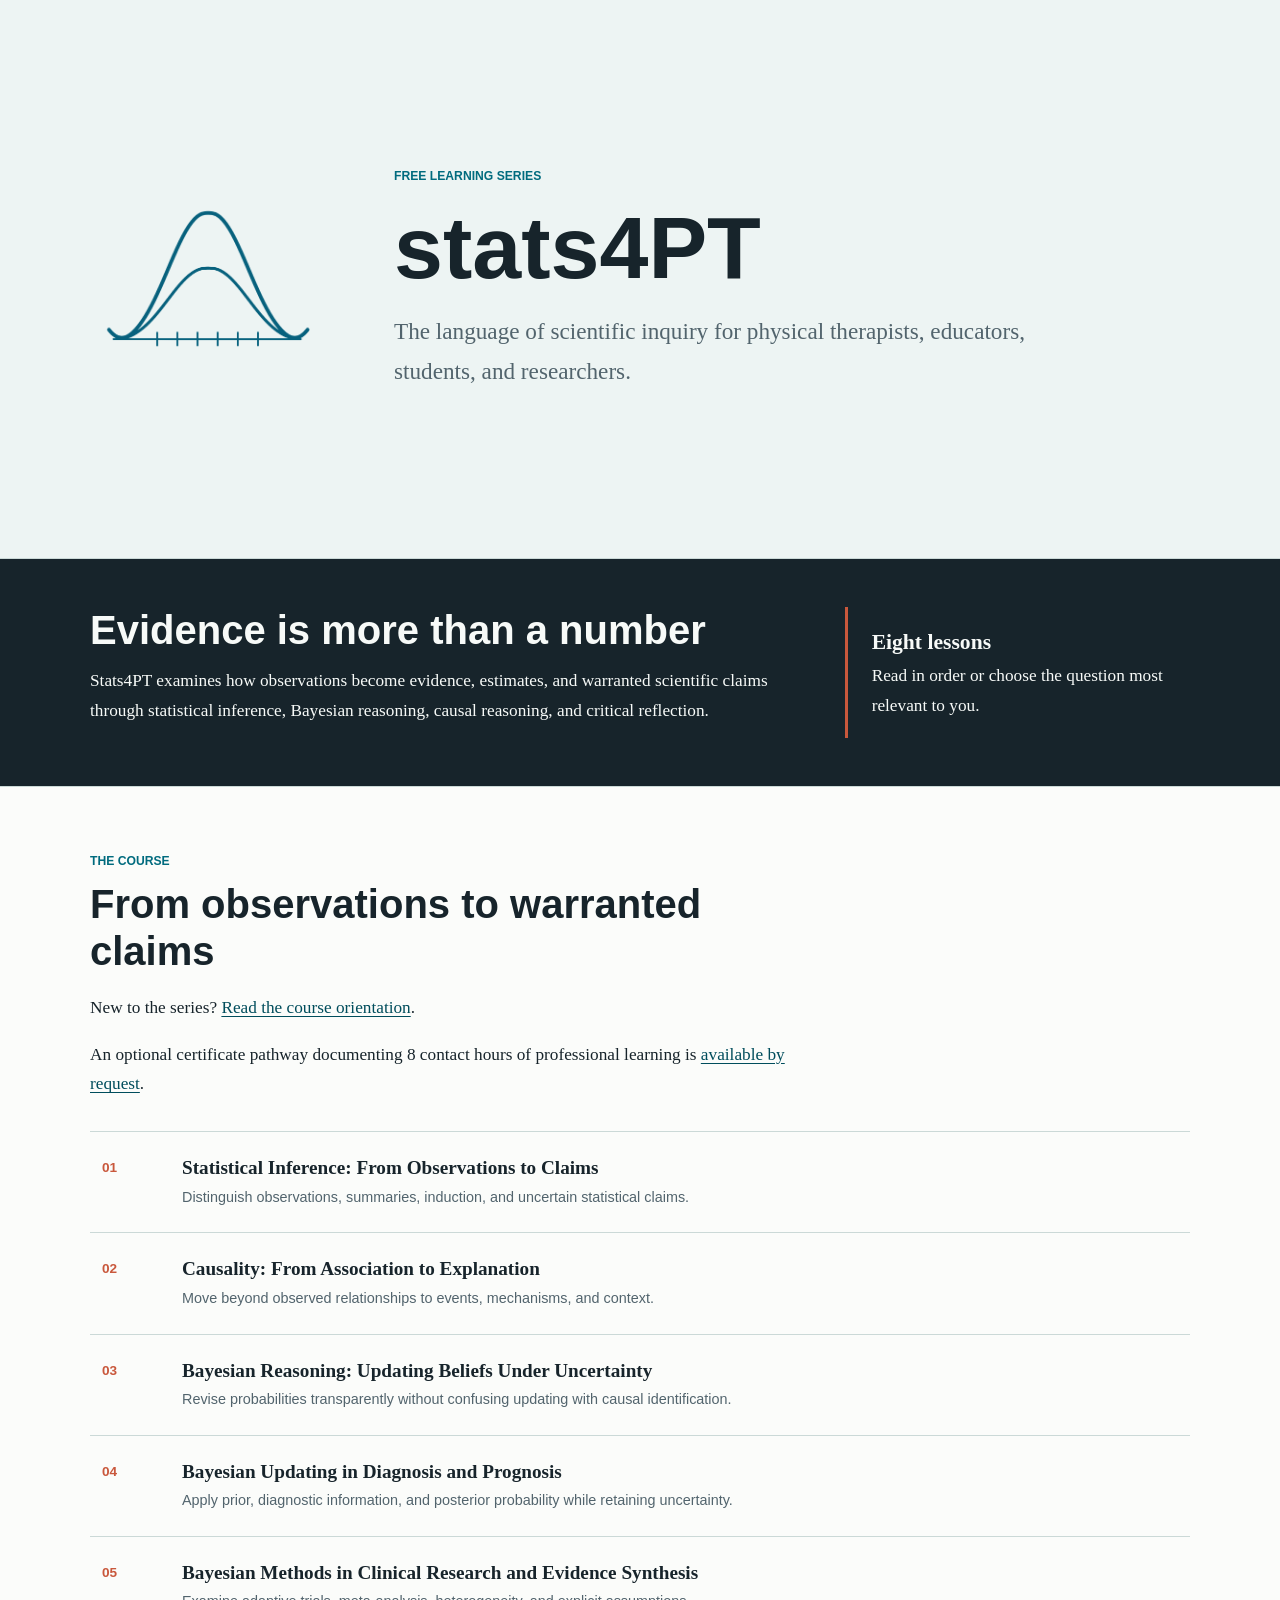
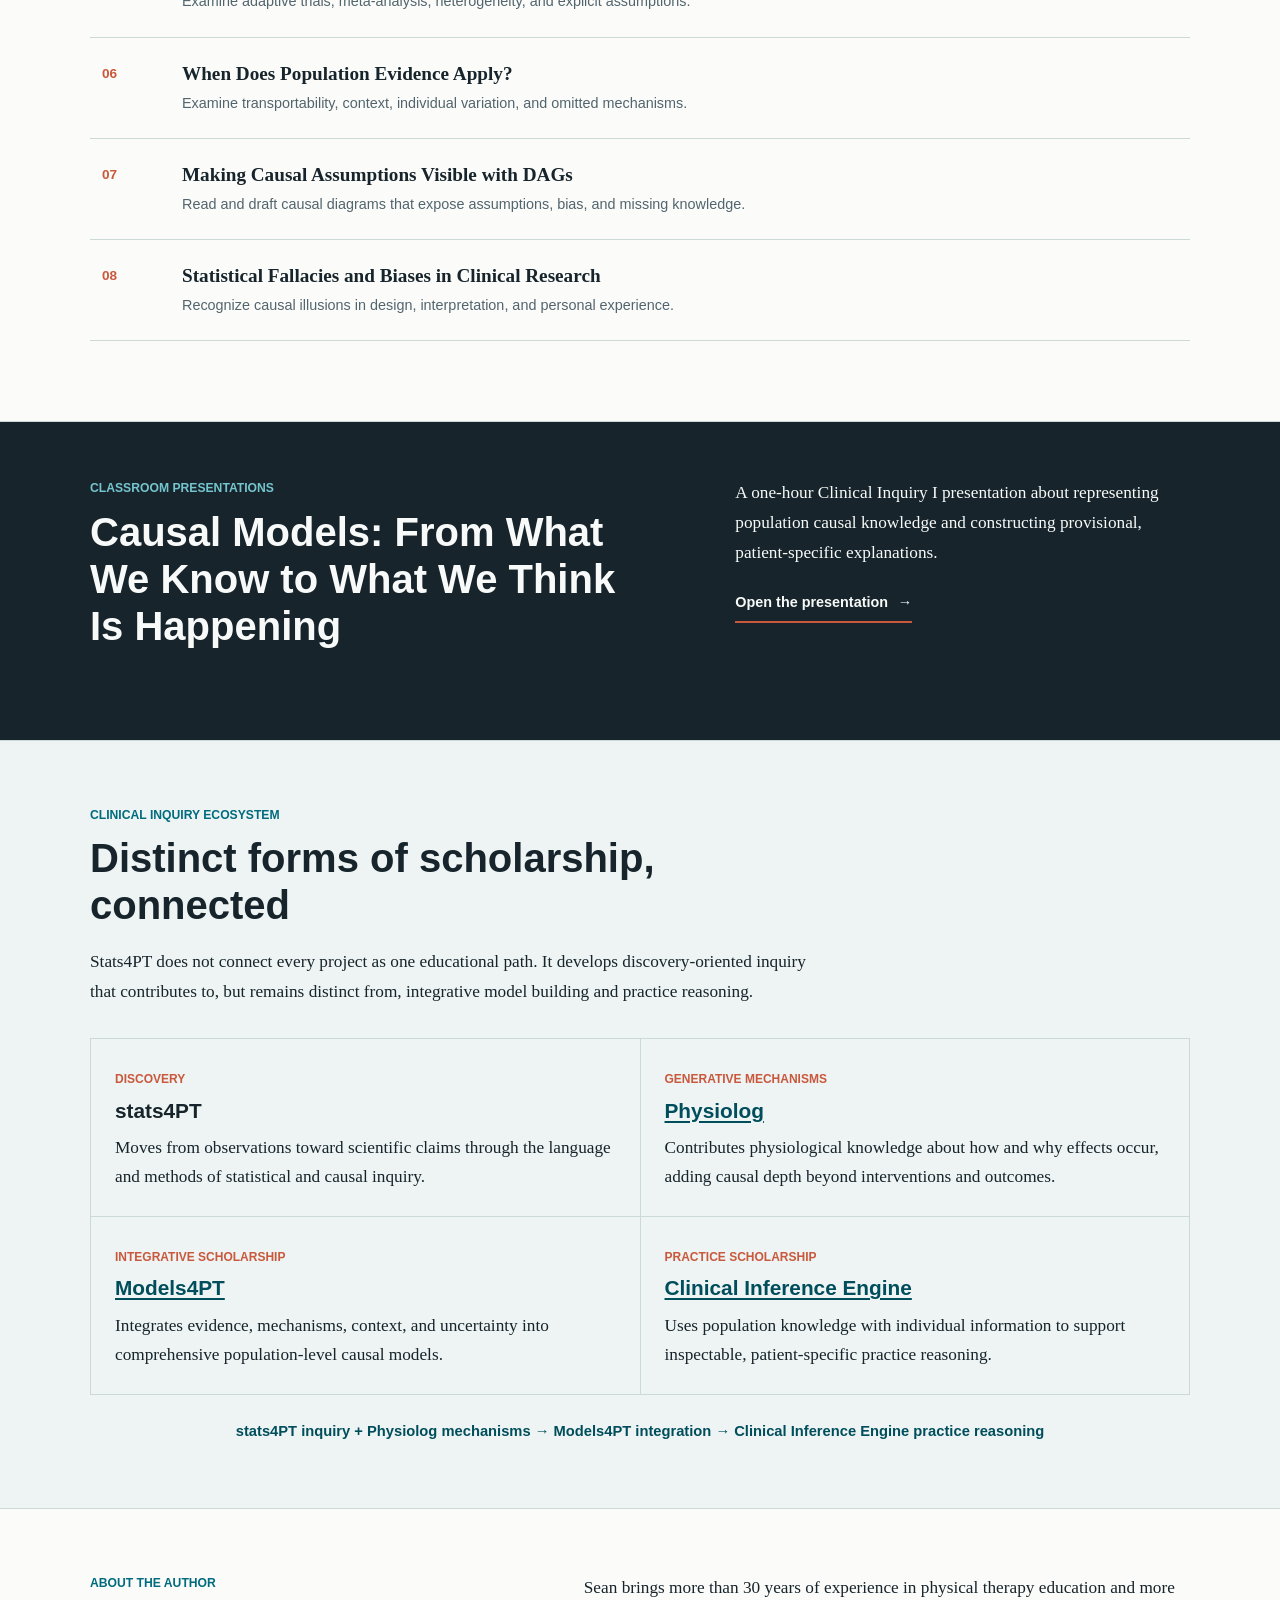
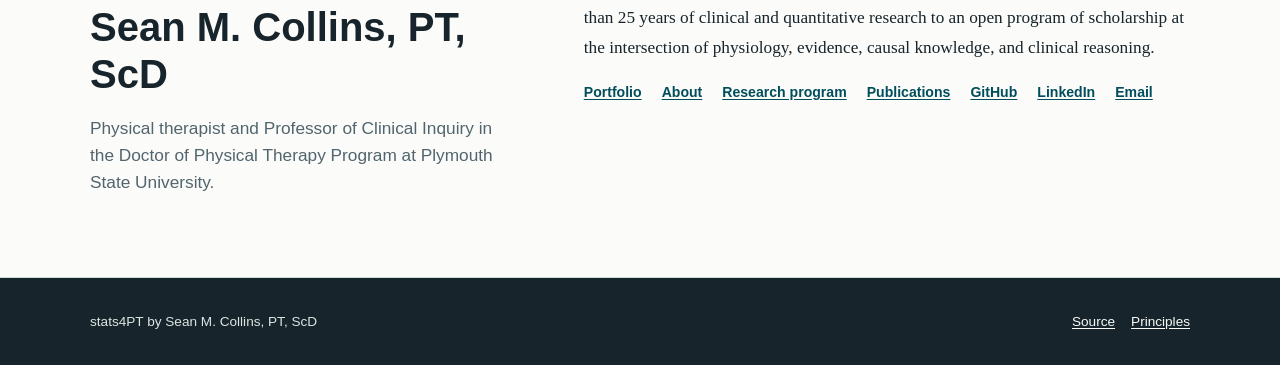
<file: index.html>
<!doctype html>
<html lang="en">
  <head>
    <meta charset="utf-8" />
    <meta name="viewport" content="width=device-width, initial-scale=1" />
    <title>stats4PT | Statistics for Physical Therapy</title>
    <meta
      name="description"
      content="Learn the language and methods of scientific inquiry in physical therapy, from observations to warranted claims."
    />
    <link rel="canonical" href="https://stats4pt.org/" />
    <meta property="og:type" content="website" />
    <meta property="og:site_name" content="stats4PT" />
    <meta
      property="og:title"
      content="stats4PT | Statistics for Physical Therapy"
    />
    <meta
      property="og:description"
      content="Learn the language and methods of scientific inquiry in physical therapy, from observations to warranted claims."
    />
    <meta property="og:url" content="https://stats4pt.org/" />
    <meta
      property="og:image"
      content="https://stats4pt.org/img/Stats4PT_long.png"
    />
    <meta property="og:image:type" content="image/png" />
    <meta property="og:image:width" content="3169" />
    <meta property="og:image:height" content="734" />
    <meta
      property="og:image:alt"
      content="stats4PT logo with overlapping statistical distributions"
    />
    <link rel="stylesheet" href="assets/styles.css" />
  </head>
  <body>
    <header class="site-header">
      <div class="container masthead">
        <img class="brand-mark" src="img/Stats4PTb.png" alt="" />
        <div>
          <p class="eyebrow">Free learning series</p>
          <h1>stats4PT</h1>
          <p class="lead">
            The language of scientific inquiry for physical therapists,
            educators, students, and researchers.
          </p>
        </div>
      </div>
    </header>

    <main>
      <section class="intro-band">
        <div class="container intro-grid">
          <div>
            <h2>Evidence is more than a number</h2>
            <p>
              Stats4PT examines how observations become evidence, estimates, and
              warranted scientific claims through statistical inference,
              Bayesian reasoning, causal reasoning, and critical reflection.
            </p>
          </div>
          <aside>
            <strong>Eight lessons</strong>
            <span
              >Read in order or choose the question most relevant to you.</span
            >
          </aside>
        </div>
      </section>

      <section class="container course-section" aria-labelledby="course-title">
        <div class="section-heading">
          <p class="eyebrow">The course</p>
          <h2 id="course-title">From observations to warranted claims</h2>
          <p>
            New to the series?
            <a href="lessons/getting-started.html"
              >Read the course orientation</a
            >.
          </p>
          <p>
            An optional certificate pathway documenting 8 contact hours of
            professional learning is
            <a href="lessons/getting-started.html#certificate"
              >available by request</a
            >.
          </p>
        </div>

        <ol class="lesson-list">
          <li>
            <a
              href="lessons/lesson-1-introduction-to-statistical-inference.html"
              ><span class="lesson-number">01</span
              ><span
                ><strong
                  >Statistical Inference: From Observations to Claims</strong
                ><small
                  >Distinguish observations, summaries, induction, and uncertain
                  statistical claims.</small
                ></span
              ></a
            >
          </li>
          <li>
            <a href="lessons/lesson-2-understanding-causality-in-clinical.html"
              ><span class="lesson-number">02</span
              ><span
                ><strong>Causality: From Association to Explanation</strong
                ><small
                  >Move beyond observed relationships to events, mechanisms, and
                  context.</small
                ></span
              ></a
            >
          </li>
          <li>
            <a
              href="lessons/lesson-3-bayesian-reasoning-for-clinical-decision.html"
              ><span class="lesson-number">03</span
              ><span
                ><strong
                  >Bayesian Reasoning: Updating Beliefs Under
                  Uncertainty</strong
                ><small
                  >Revise probabilities transparently without confusing updating
                  with causal identification.</small
                ></span
              ></a
            >
          </li>
          <li>
            <a href="lessons/lesson-4-bayes-theorem-in-clinical-decision.html"
              ><span class="lesson-number">04</span
              ><span
                ><strong>Bayesian Updating in Diagnosis and Prognosis</strong
                ><small
                  >Apply prior, diagnostic information, and posterior
                  probability while retaining uncertainty.</small
                ></span
              ></a
            >
          </li>
          <li>
            <a href="lessons/lesson-5-bayesian-applications-in-research.html"
              ><span class="lesson-number">05</span
              ><span
                ><strong
                  >Bayesian Methods in Clinical Research and Evidence
                  Synthesis</strong
                ><small
                  >Examine adaptive trials, meta-analysis, heterogeneity, and
                  explicit assumptions.</small
                ></span
              ></a
            >
          </li>
          <li>
            <a
              href="lessons/lesson-6-beyond-data-mechanisms-and-structures.html"
              ><span class="lesson-number">06</span
              ><span
                ><strong>When Does Population Evidence Apply?</strong
                ><small
                  >Examine transportability, context, individual variation, and
                  omitted mechanisms.</small
                ></span
              ></a
            >
          </li>
          <li>
            <a href="lessons/lesson-7-practical-applications-building-a.html"
              ><span class="lesson-number">07</span
              ><span
                ><strong>Making Causal Assumptions Visible with DAGs</strong
                ><small
                  >Read and draft causal diagrams that expose assumptions, bias,
                  and missing knowledge.</small
                ></span
              ></a
            >
          </li>
          <li>
            <a href="lessons/lesson-8-statistical-fallacies-and-biases.html"
              ><span class="lesson-number">08</span
              ><span
                ><strong
                  >Statistical Fallacies and Biases in Clinical Research</strong
                ><small
                  >Recognize causal illusions in design, interpretation, and
                  personal experience.</small
                ></span
              ></a
            >
          </li>
        </ol>
      </section>

      <section
        class="presentation-band"
        aria-labelledby="presentations-title"
      >
        <div class="container presentation-band__inner">
          <div>
            <p class="eyebrow">Classroom presentations</p>
            <h2 id="presentations-title">
              Causal Models: From What We Know to What We Think Is Happening
            </h2>
          </div>
          <div>
            <p>
              A one-hour Clinical Inquiry I presentation about representing
              population causal knowledge and constructing provisional,
              patient-specific explanations.
            </p>
            <a
              class="presentation-link"
              href="presentations/causal-models-clinical-reasoning.html"
              >Open the presentation <span aria-hidden="true">&rarr;</span></a
            >
          </div>
        </div>
      </section>

      <section class="ecosystem-band" aria-labelledby="ecosystem-title">
        <div class="container">
          <div class="section-heading">
            <p class="eyebrow">Clinical inquiry ecosystem</p>
            <h2 id="ecosystem-title">
              Distinct forms of scholarship, connected
            </h2>
            <p>
              Stats4PT does not connect every project as one educational path.
              It develops discovery-oriented inquiry that contributes to, but
              remains distinct from, integrative model building and practice
              reasoning.
            </p>
          </div>

          <div class="ecosystem-grid">
            <article>
              <span class="ecosystem-label">Discovery</span>
              <h3>stats4PT</h3>
              <p>
                Moves from observations toward scientific claims through the
                language and methods of statistical and causal inquiry.
              </p>
            </article>
            <article>
              <span class="ecosystem-label">Generative mechanisms</span>
              <h3><a href="https://physiolog.org/">Physiolog</a></h3>
              <p>
                Contributes physiological knowledge about how and why effects
                occur, adding causal depth beyond interventions and outcomes.
              </p>
            </article>
            <article>
              <span class="ecosystem-label">Integrative scholarship</span>
              <h3>
                <a href="https://github.com/scollinspt/Models4PT">Models4PT</a>
              </h3>
              <p>
                Integrates evidence, mechanisms, context, and uncertainty into
                comprehensive population-level causal models.
              </p>
            </article>
            <article>
              <span class="ecosystem-label">Practice scholarship</span>
              <h3>
                <a
                  href="https://github.com/scollinspt/Clinical-Inference-Engine"
                  >Clinical Inference Engine</a
                >
              </h3>
              <p>
                Uses population knowledge with individual information to support
                inspectable, patient-specific practice reasoning.
              </p>
            </article>
          </div>

          <p class="ecosystem-flow">
            stats4PT inquiry + Physiolog mechanisms &rarr; Models4PT integration
            &rarr; Clinical Inference Engine practice reasoning
          </p>
        </div>
      </section>

      <section class="author-section" aria-labelledby="author-title">
        <div class="container author-grid">
          <div>
            <p class="eyebrow">About the author</p>
            <h2 id="author-title">Sean M. Collins, PT, ScD</h2>
            <p class="author-role">
              Physical therapist and Professor of Clinical Inquiry in the Doctor
              of Physical Therapy Program at Plymouth State University.
            </p>
          </div>
          <div class="author-copy">
            <p>
              Sean brings more than 30 years of experience in physical therapy
              education and more than 25 years of clinical and quantitative
              research to an open program of scholarship at the intersection of
              physiology, evidence, causal knowledge, and clinical reasoning.
            </p>
            <nav
              class="author-links"
              aria-label="Sean Collins profiles and work"
            >
              <a href="https://scollinspt.github.io/">Portfolio</a>
              <a href="https://scollinspt.github.io/about.html">About</a>
              <a href="https://scollinspt.github.io/research.html"
                >Research program</a
              >
              <a href="https://scollinspt.github.io/publications.html"
                >Publications</a
              >
              <a href="https://github.com/scollinspt">GitHub</a>
              <a href="https://www.linkedin.com/in/sean-collins-868b3a391/"
                >LinkedIn</a
              >
              <a href="mailto:smcollins1@plymouth.edu">Email</a>
            </nav>
          </div>
        </div>
      </section>
    </main>

    <footer class="site-footer">
      <div class="container footer-inner">
        <span>stats4PT by Sean M. Collins, PT, ScD</span>
        <nav aria-label="Project links">
          <a href="https://github.com/scollinspt/stats4PT">Source</a>
          <a
            href="https://github.com/scollinspt/stats4PT/blob/main/docs/ECOSYSTEM_PRINCIPLES.md"
            >Principles</a
          >
        </nav>
      </div>
    </footer>
  </body>
</html>
</file>
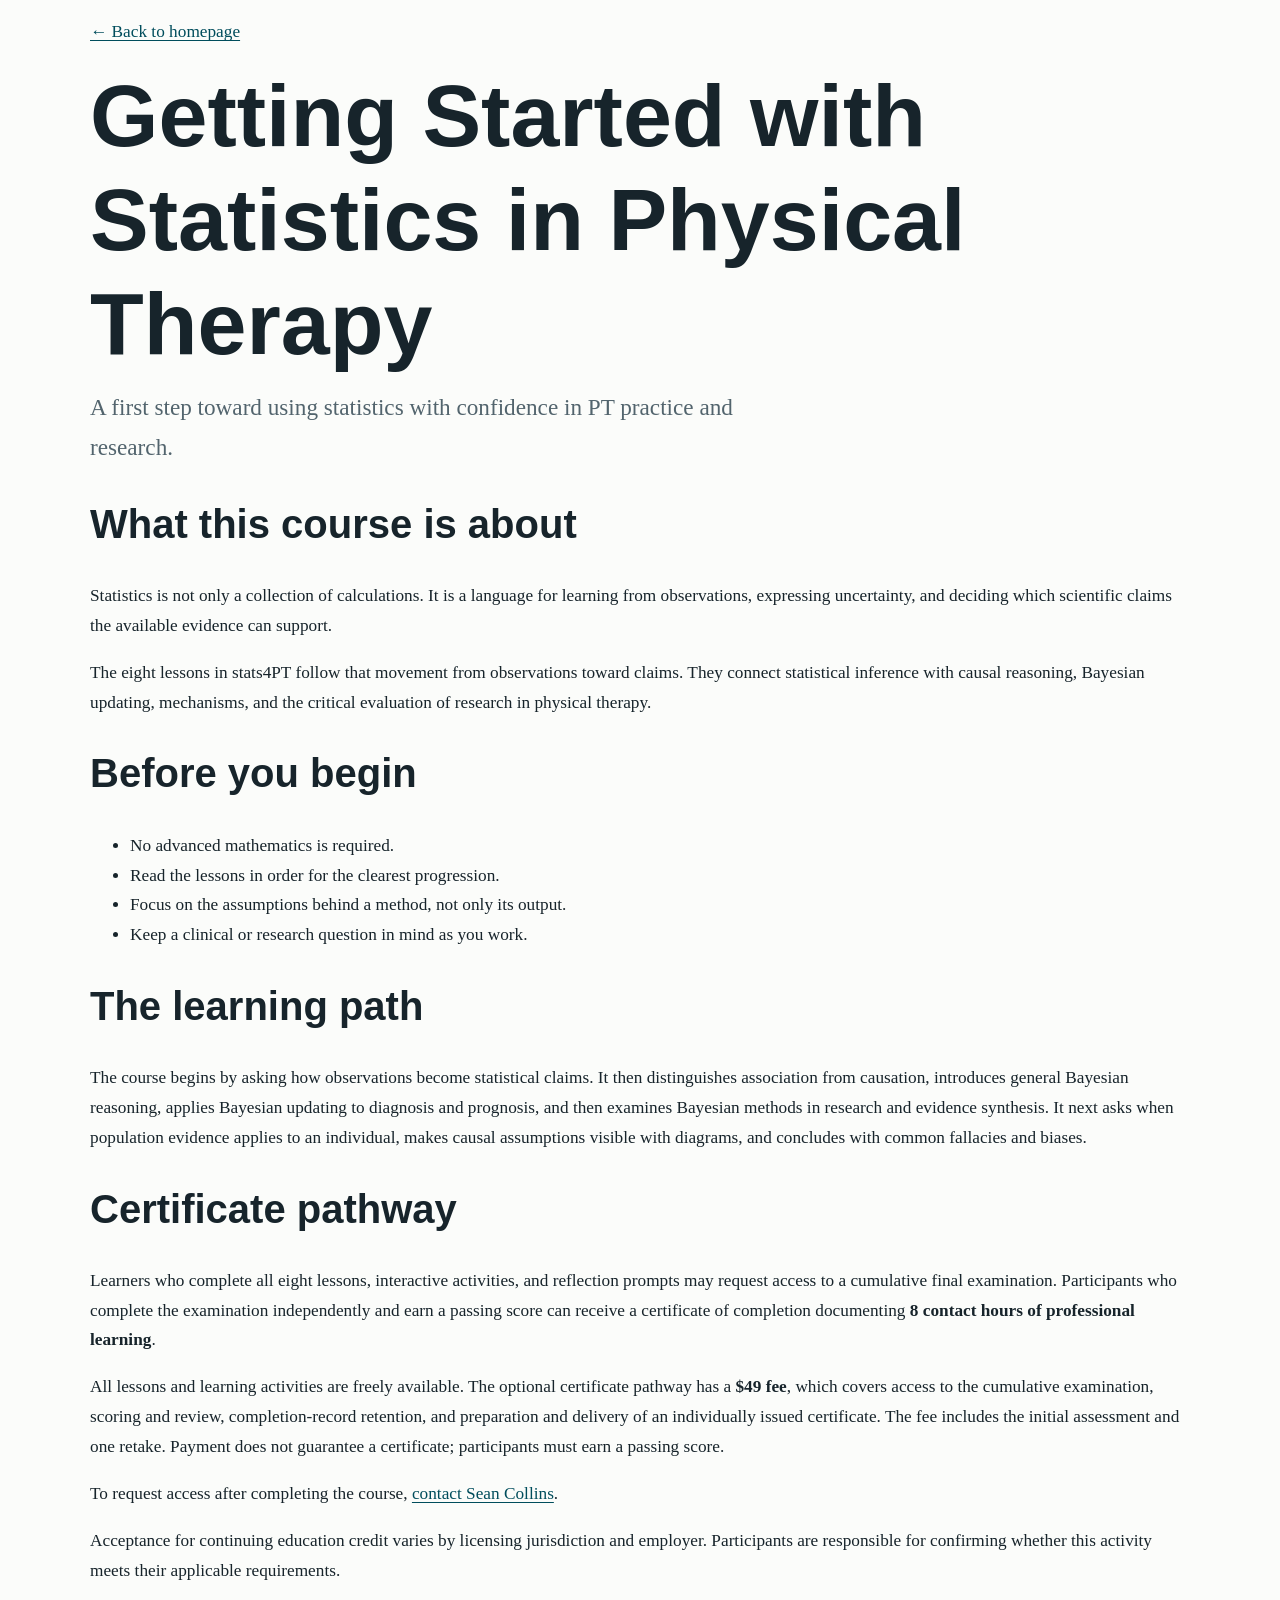
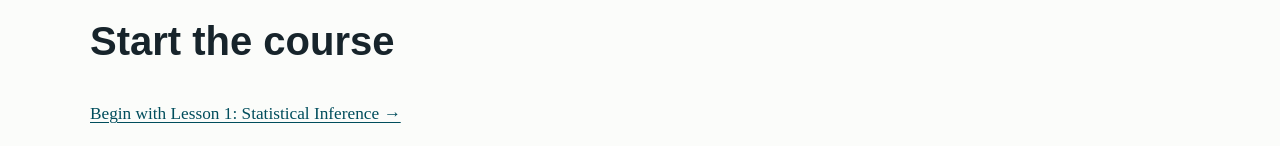
<file: lessons/getting-started.html>
<!doctype html>
<html lang="en">
  <head>
    <meta charset="utf-8" />
    <meta name="viewport" content="width=device-width, initial-scale=1" />
    <title>Getting Started with Stats | stats4PT</title>
    <meta
      name="description"
      content="Starter lesson for learning statistics as a physical therapist."
    />
    <link
      rel="canonical"
      href="https://stats4pt.org/lessons/getting-started.html"
    />
    <meta property="og:type" content="article" />
    <meta property="og:site_name" content="stats4PT" />
    <meta property="og:title" content="Getting Started with Stats | stats4PT" />
    <meta
      property="og:description"
      content="Starter lesson for learning statistics as a physical therapist."
    />
    <meta
      property="og:url"
      content="https://stats4pt.org/lessons/getting-started.html"
    />
    <meta
      property="og:image"
      content="https://stats4pt.org/img/Stats4PT_long.png"
    />
    <meta property="og:image:type" content="image/png" />
    <meta property="og:image:width" content="3169" />
    <meta property="og:image:height" content="734" />
    <meta
      property="og:image:alt"
      content="stats4PT logo with overlapping statistical distributions"
    />
    <link rel="stylesheet" href="../assets/styles.css" />
  </head>
  <body>
    <header class="container">
      <p><a href="../index.html">← Back to homepage</a></p>
      <h1>Getting Started with Statistics in Physical Therapy</h1>
      <p class="lead">
        A first step toward using statistics with confidence in PT practice and
        research.
      </p>
    </header>

    <main class="container">
      <section class="card">
        <h2>What this course is about</h2>
        <p>
          Statistics is not only a collection of calculations. It is a language
          for learning from observations, expressing uncertainty, and deciding
          which scientific claims the available evidence can support.
        </p>
        <p>
          The eight lessons in stats4PT follow that movement from observations
          toward claims. They connect statistical inference with causal
          reasoning, Bayesian updating, mechanisms, and the critical evaluation
          of research in physical therapy.
        </p>
      </section>

      <section class="card">
        <h2>Before you begin</h2>
        <ul>
          <li>No advanced mathematics is required.</li>
          <li>Read the lessons in order for the clearest progression.</li>
          <li>
            Focus on the assumptions behind a method, not only its output.
          </li>
          <li>Keep a clinical or research question in mind as you work.</li>
        </ul>
      </section>

      <section class="card">
        <h2>The learning path</h2>
        <p>
          The course begins by asking how observations become statistical
          claims. It then distinguishes association from causation, introduces
          general Bayesian reasoning, applies Bayesian updating to diagnosis and
          prognosis, and then examines Bayesian methods in research and evidence
          synthesis. It next asks when population evidence applies to an
          individual, makes causal assumptions visible with diagrams, and
          concludes with common fallacies and biases.
        </p>
      </section>

      <section class="card" id="certificate">
        <h2>Certificate pathway</h2>
        <p>
          Learners who complete all eight lessons, interactive activities, and
          reflection prompts may request access to a cumulative final
          examination. Participants who complete the examination independently
          and earn a passing score can receive a certificate of completion
          documenting <strong>8 contact hours of professional learning</strong>.
        </p>
        <p>
          All lessons and learning activities are freely available. The optional
          certificate pathway has a <strong>$49 fee</strong>, which covers
          access to the cumulative examination, scoring and review,
          completion-record retention, and preparation and delivery of an
          individually issued certificate. The fee includes the initial
          assessment and one retake. Payment does not guarantee a certificate;
          participants must earn a passing score.
        </p>
        <p>
          To request access after completing the course,
          <a href="mailto:smcollins1@plymouth.edu">contact Sean Collins</a>.
        </p>
        <p>
          Acceptance for continuing education credit varies by licensing
          jurisdiction and employer. Participants are responsible for confirming
          whether this activity meets their applicable requirements.
        </p>
      </section>

      <section class="card">
        <h2>Start the course</h2>
        <p>
          <a href="lesson-1-introduction-to-statistical-inference.html"
            >Begin with Lesson 1: Statistical Inference &rarr;</a
          >
        </p>
      </section>
    </main>
  </body>
</html>
</file>
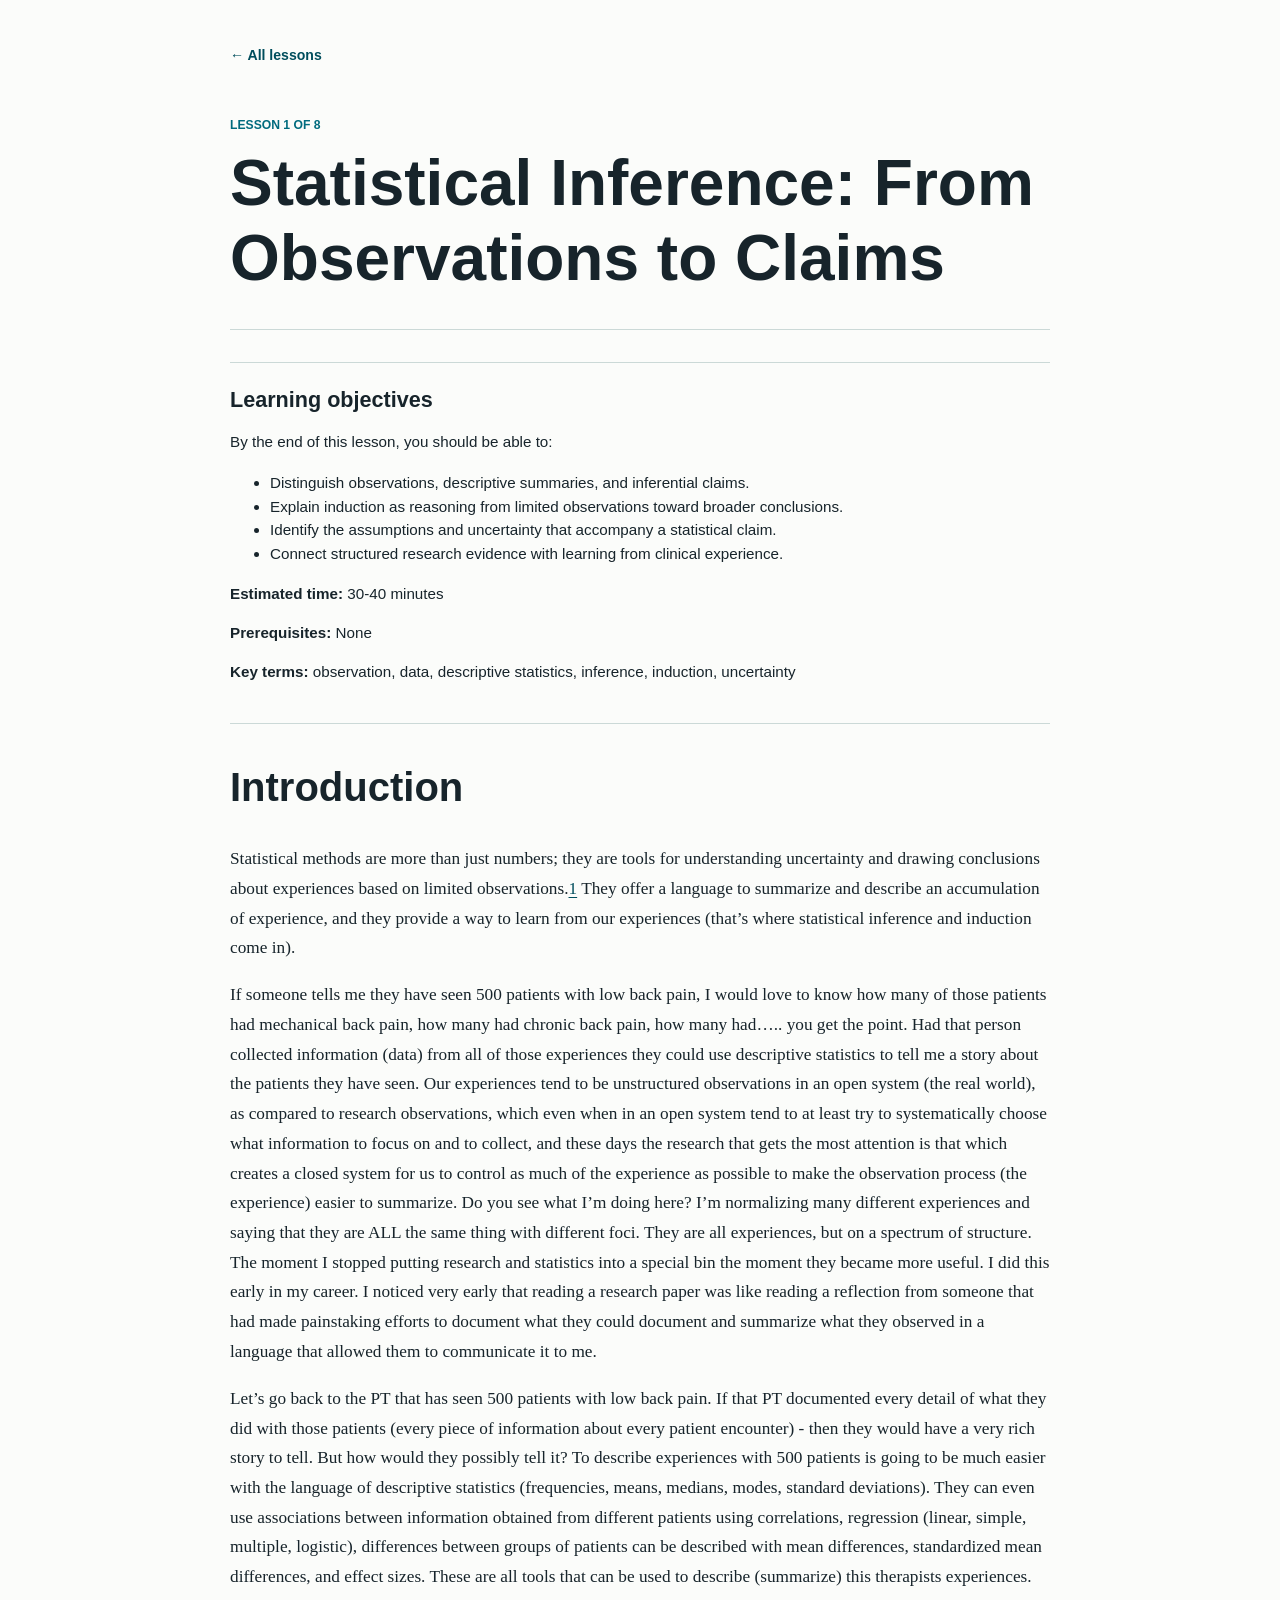
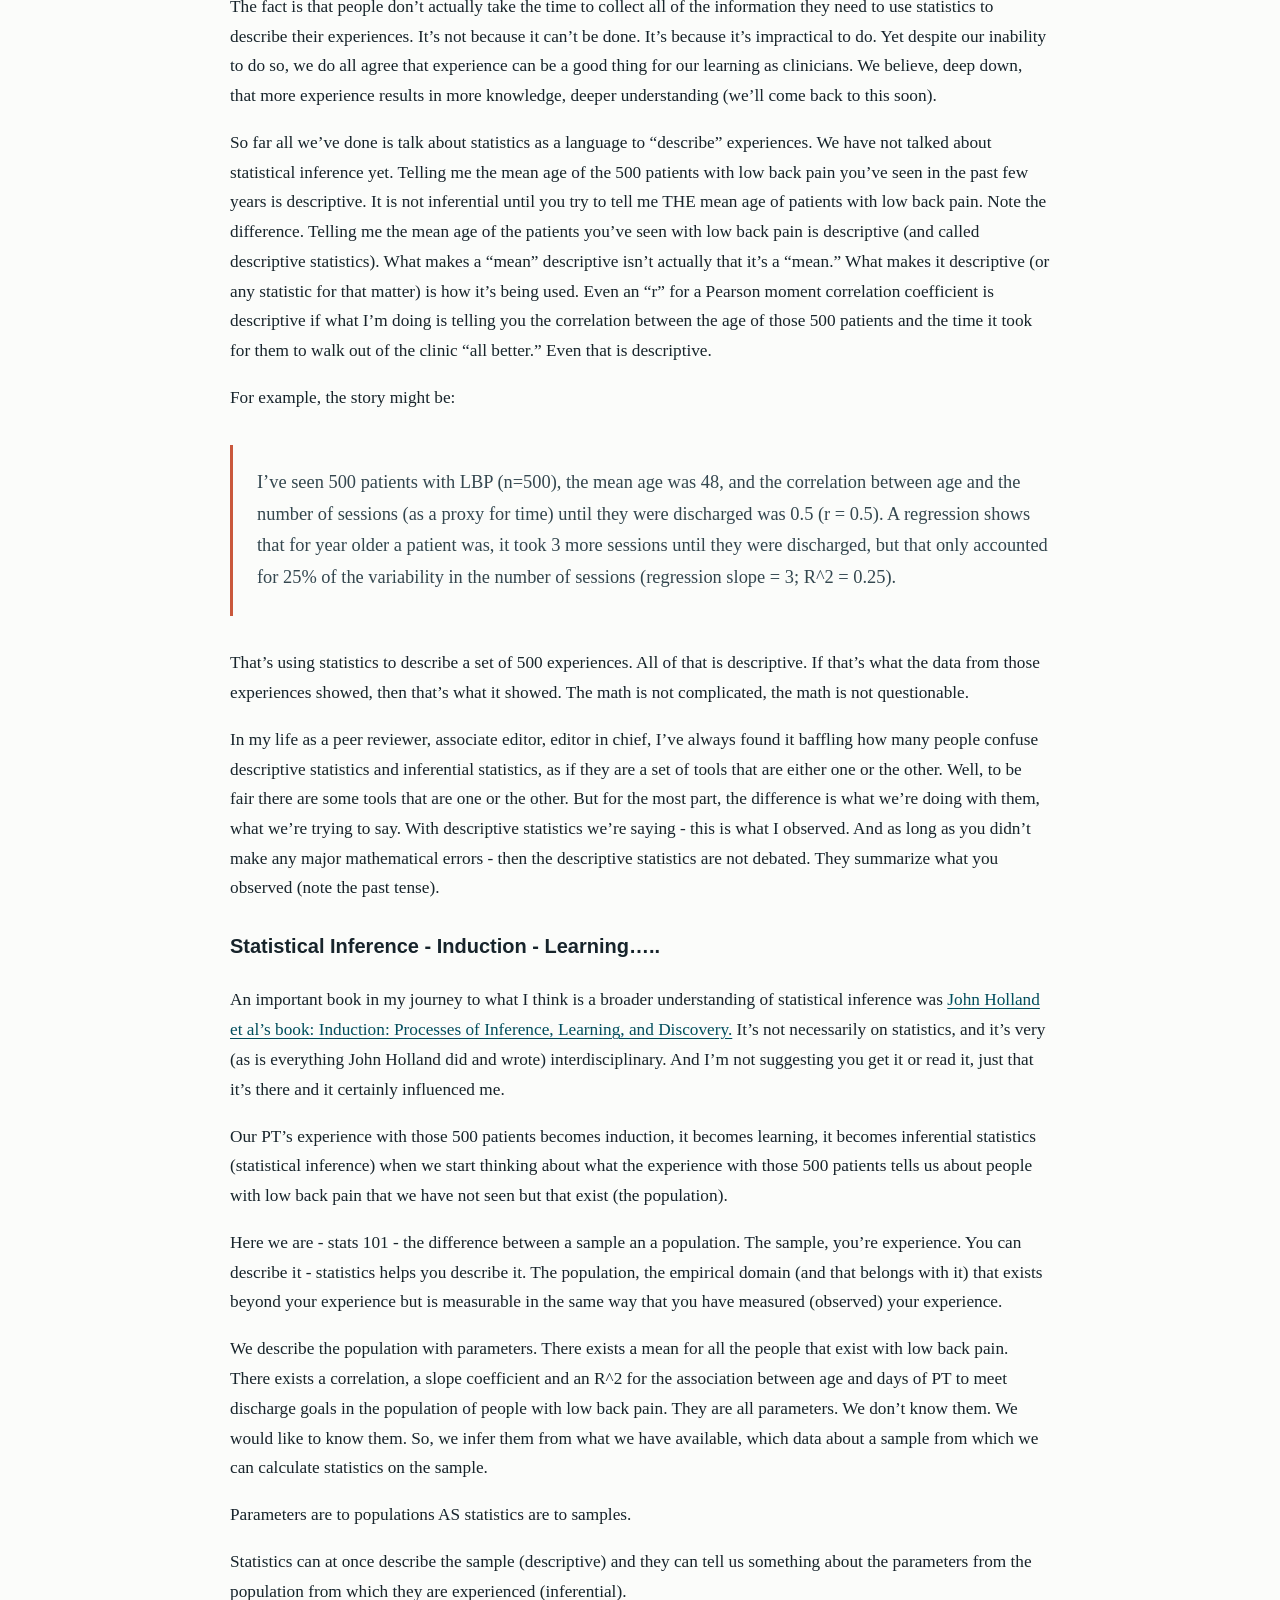
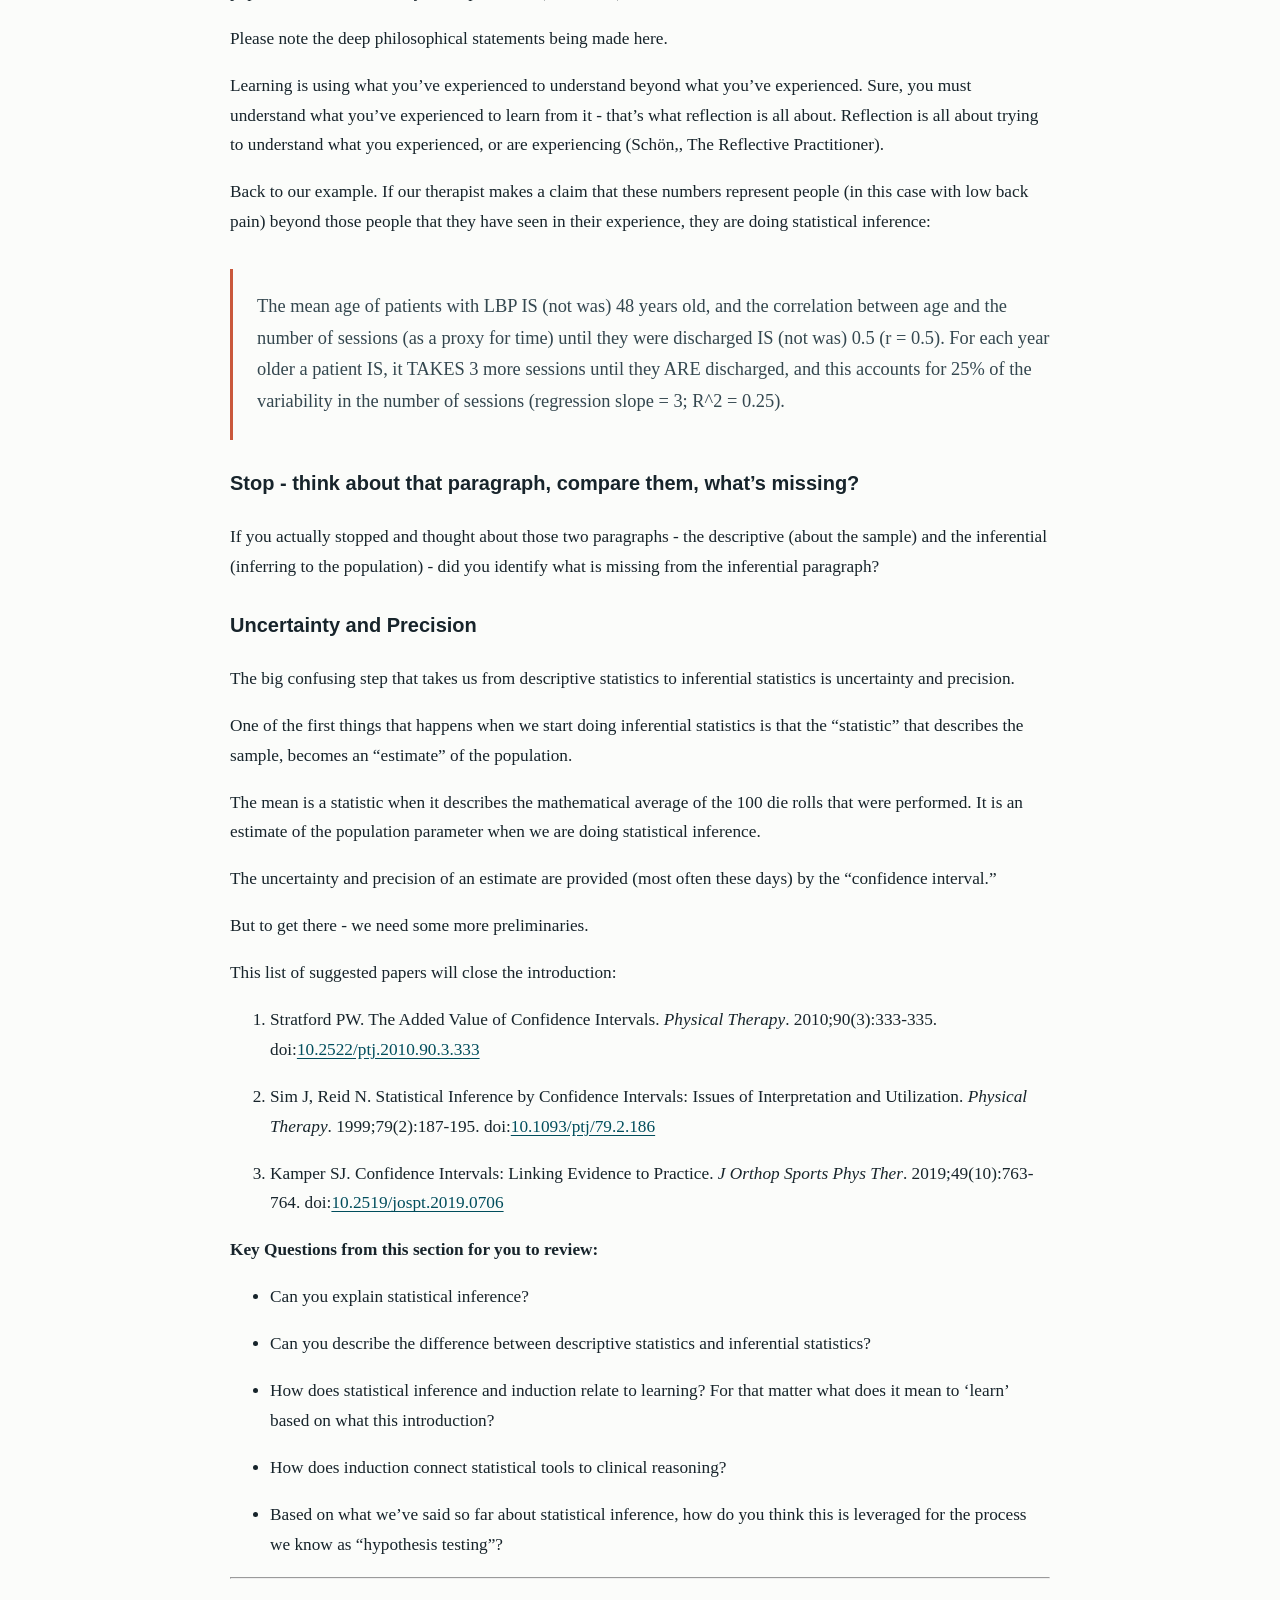
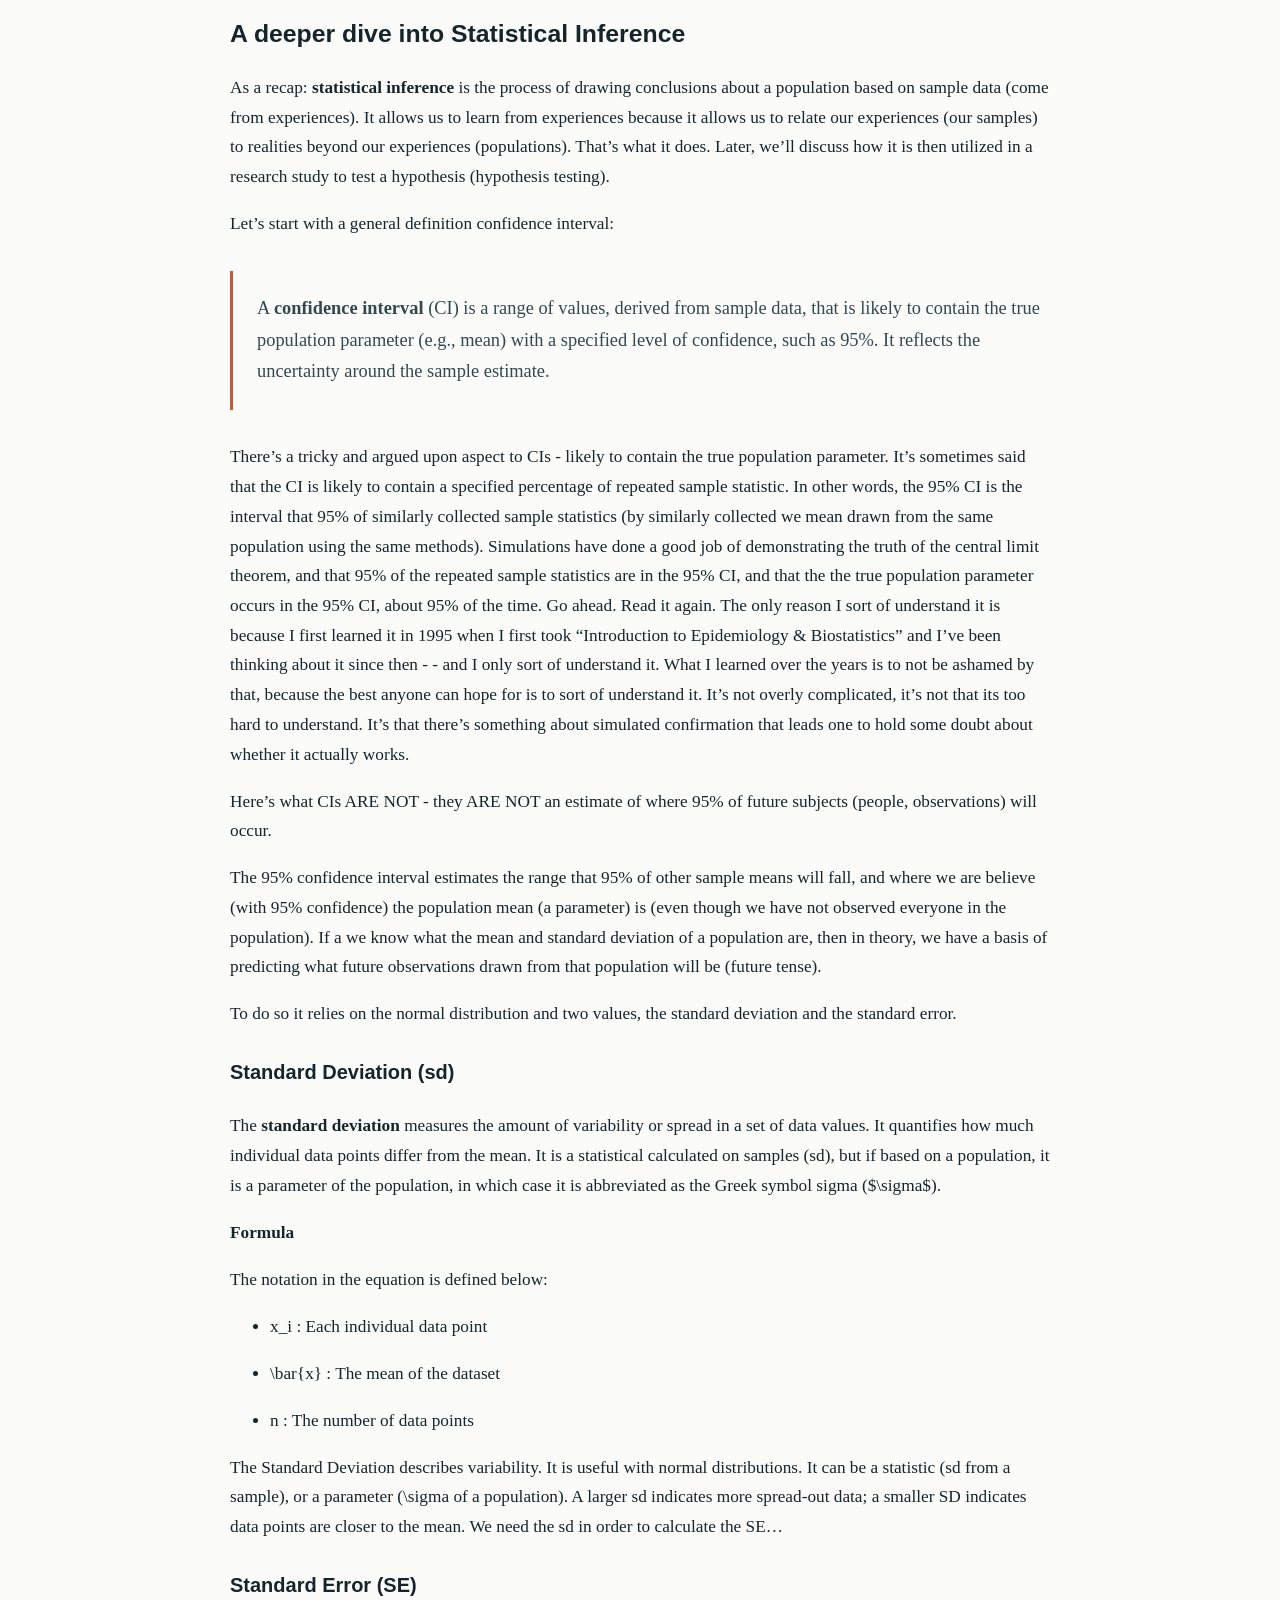
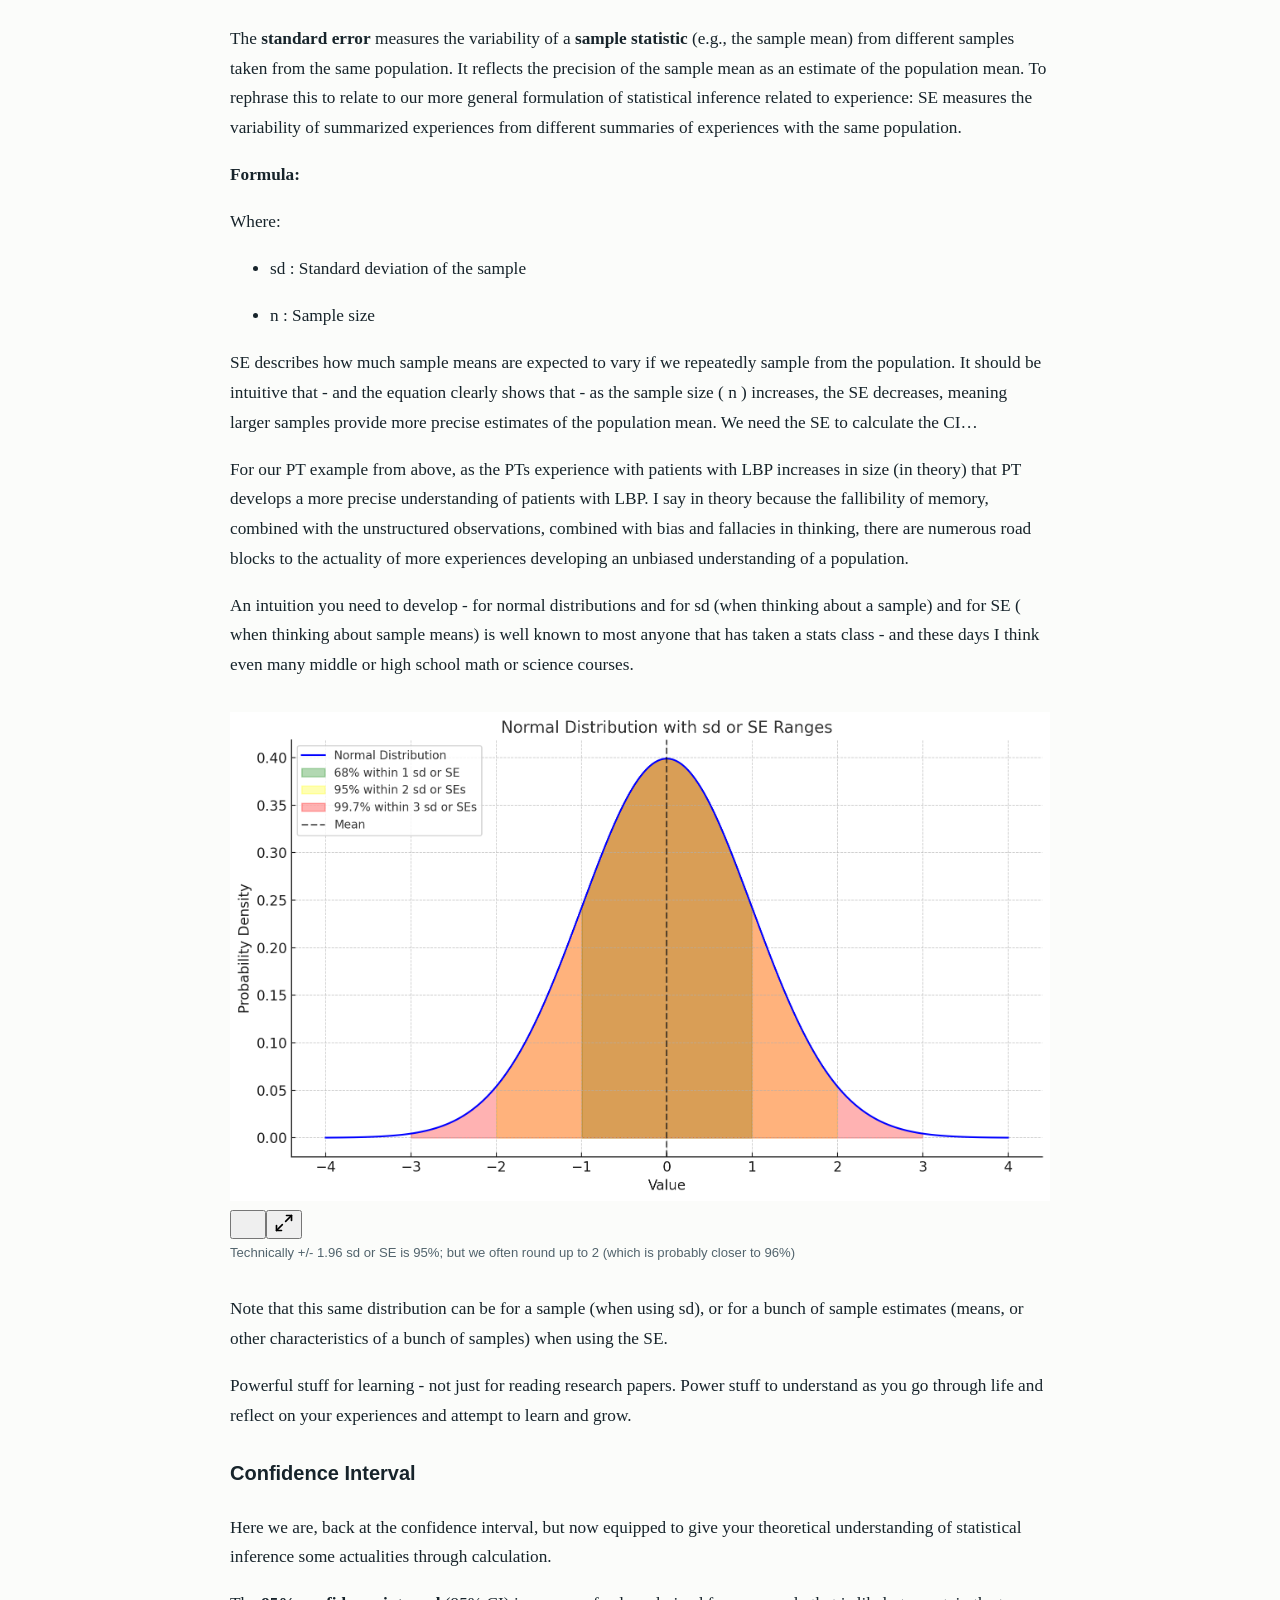
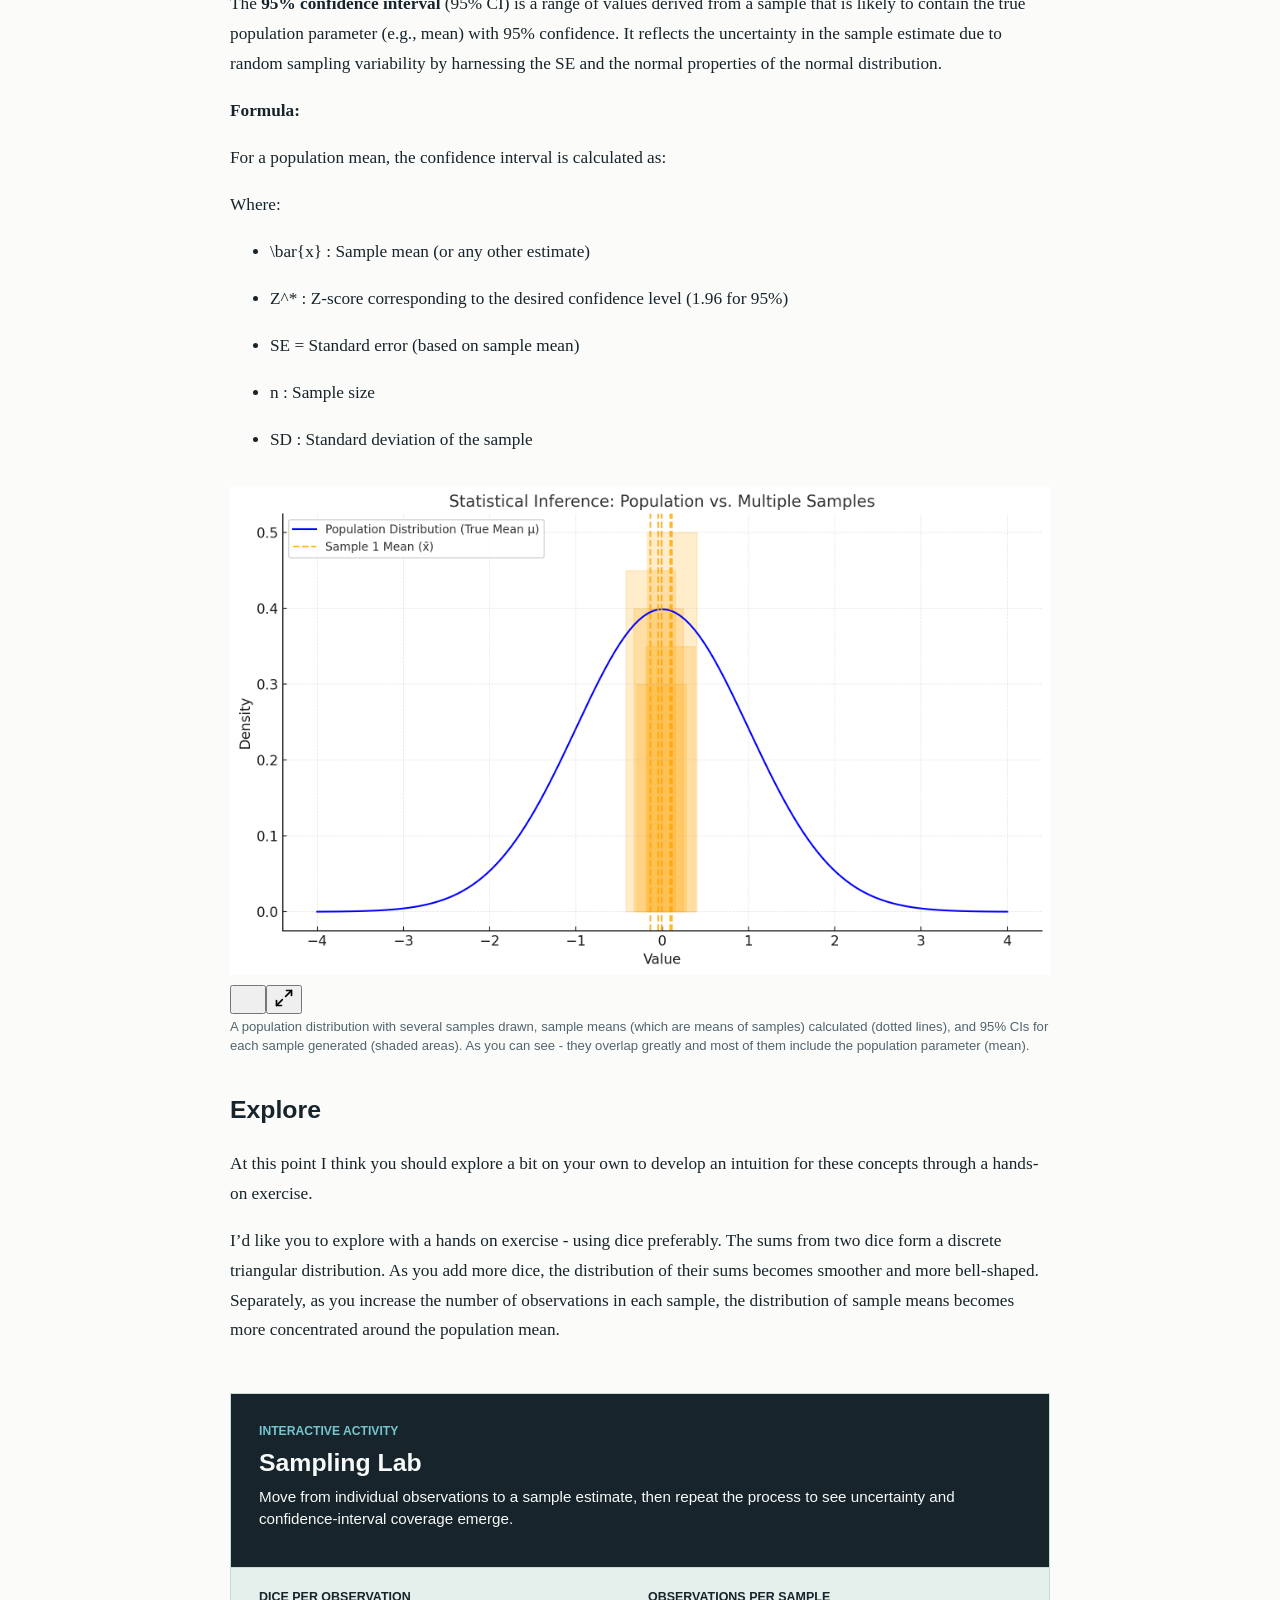
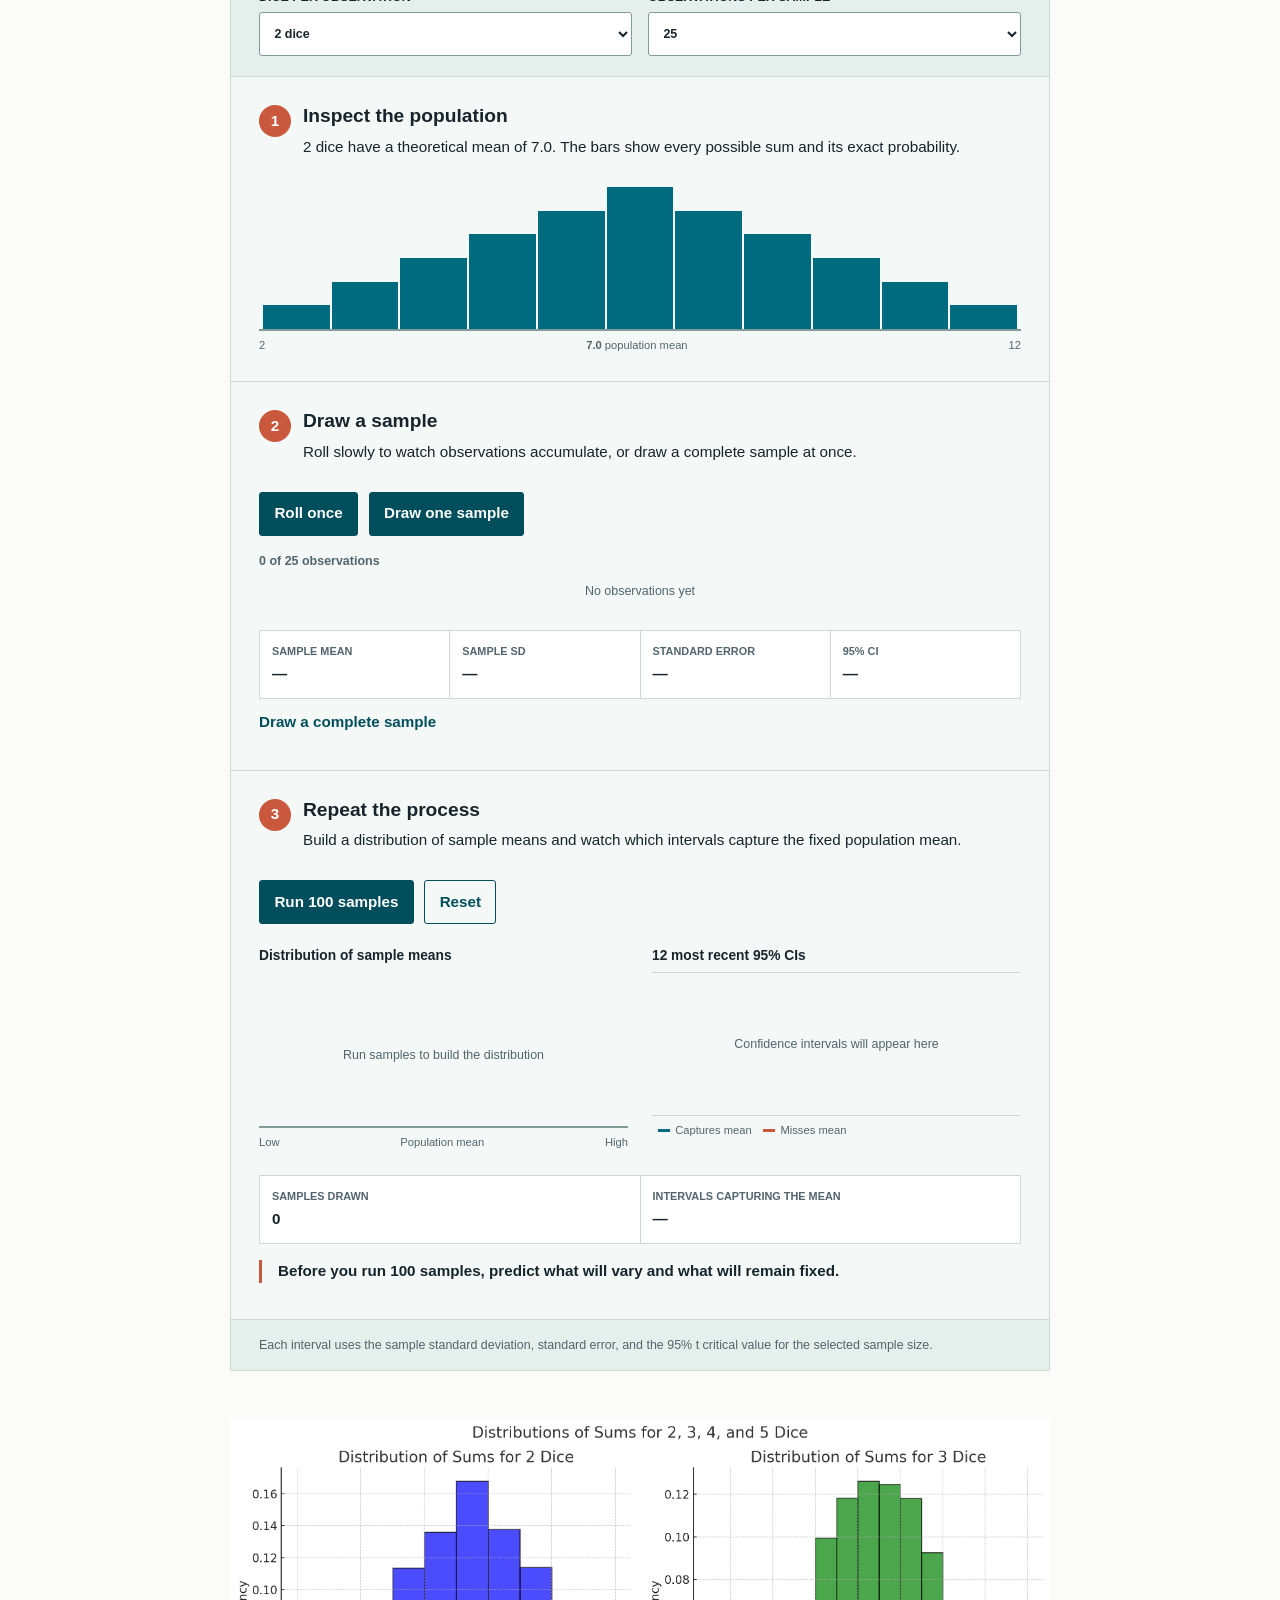
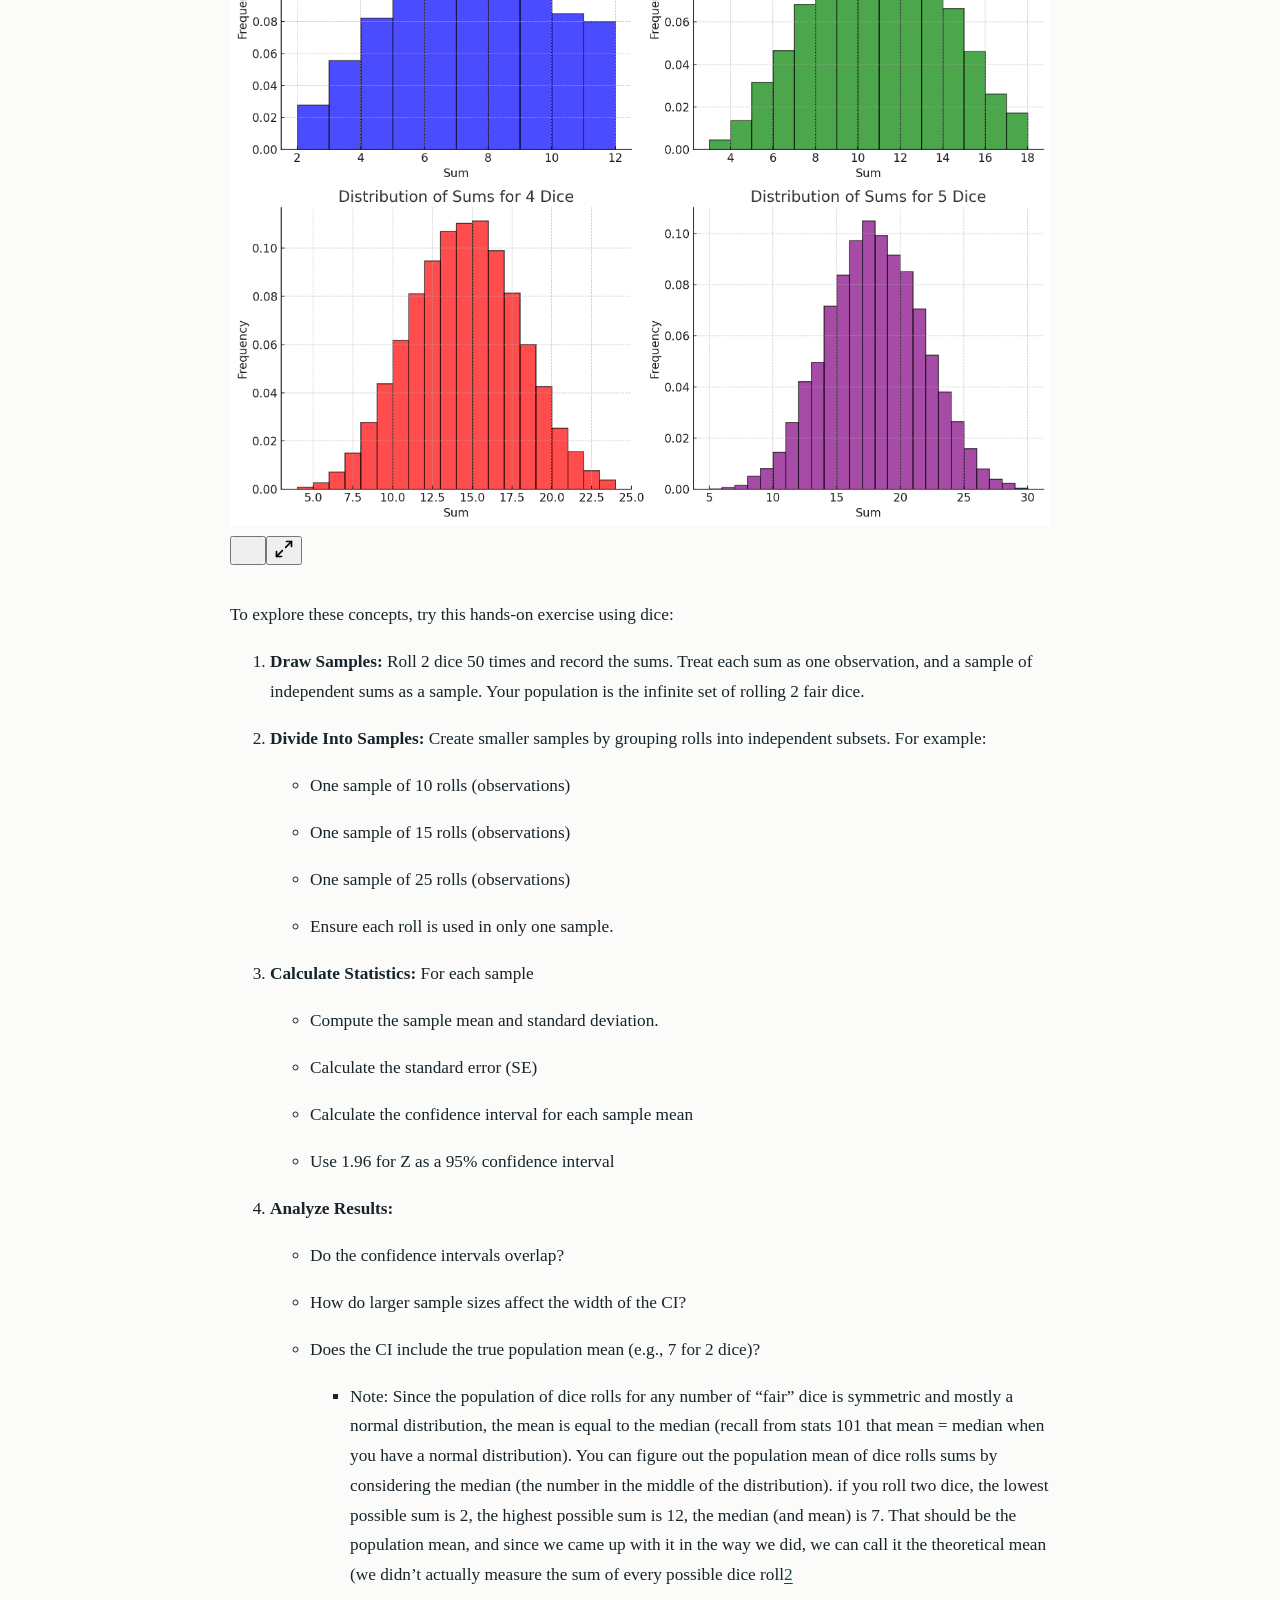
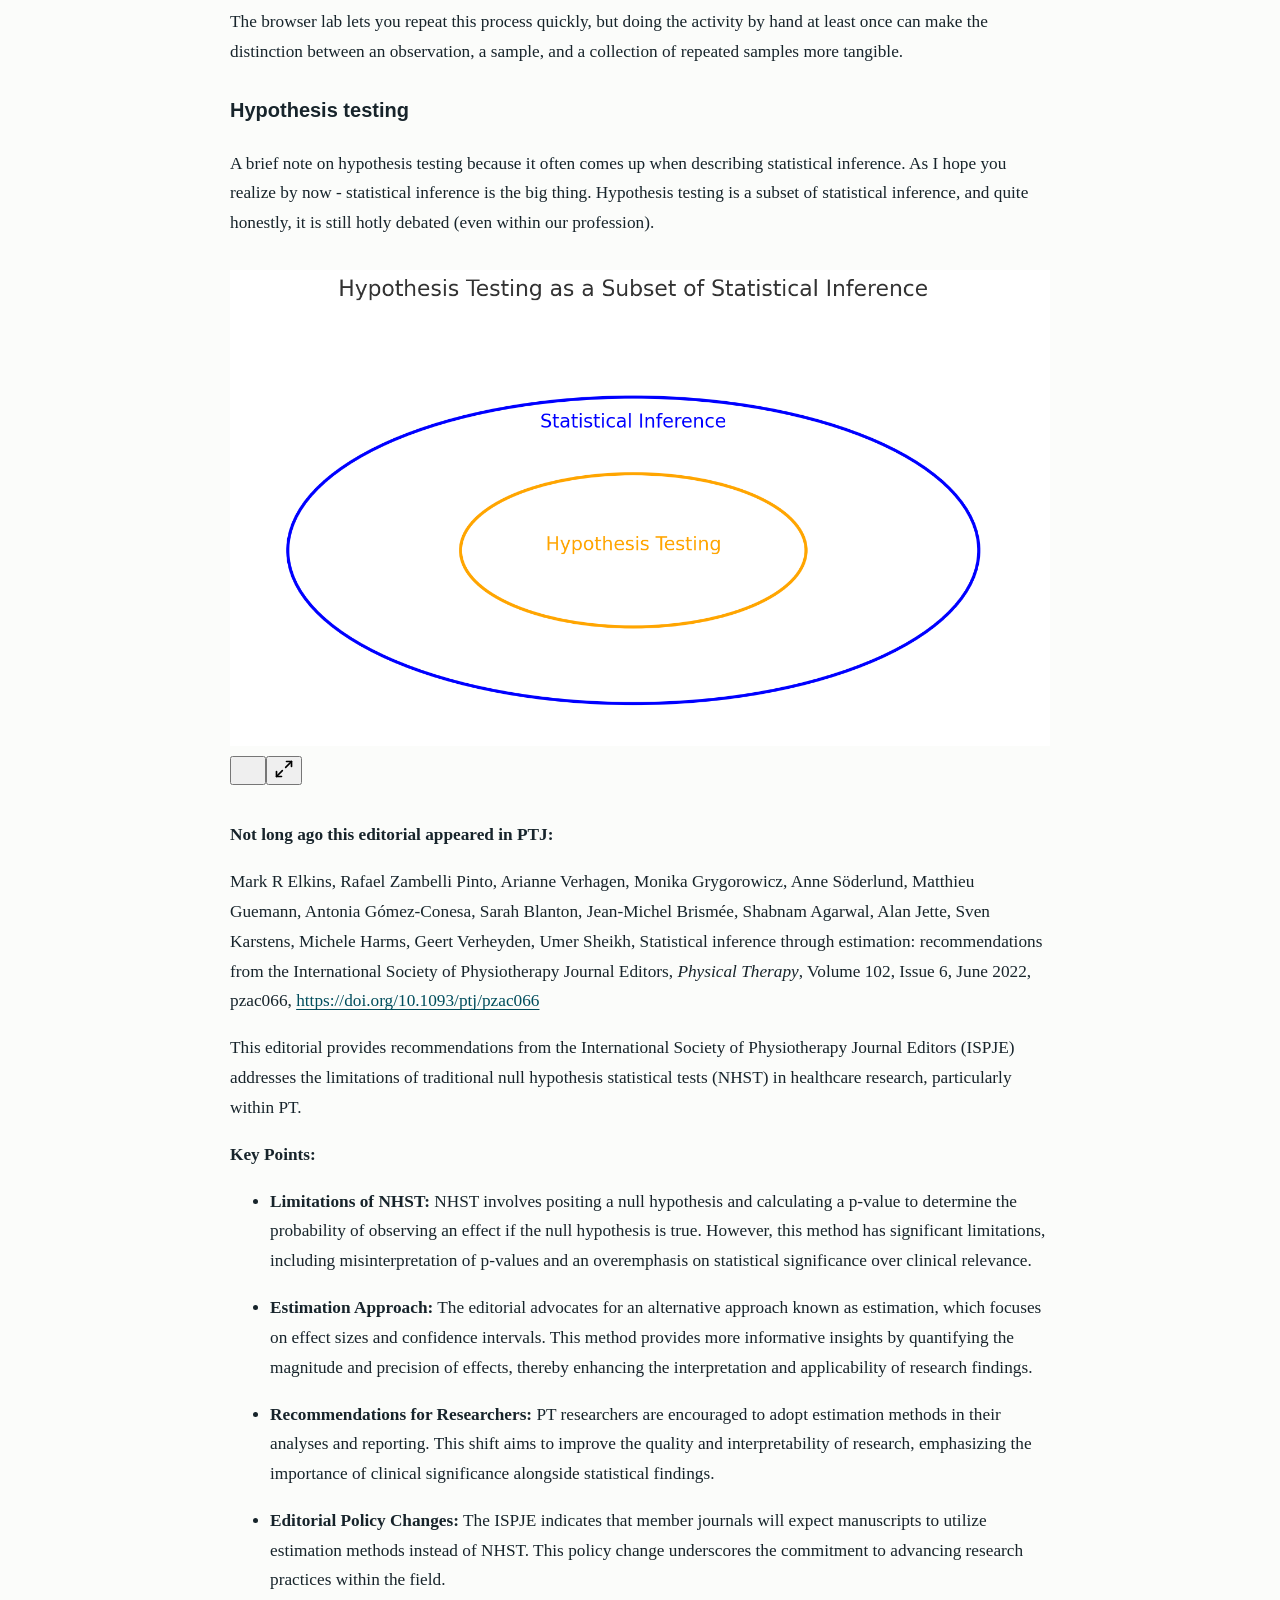
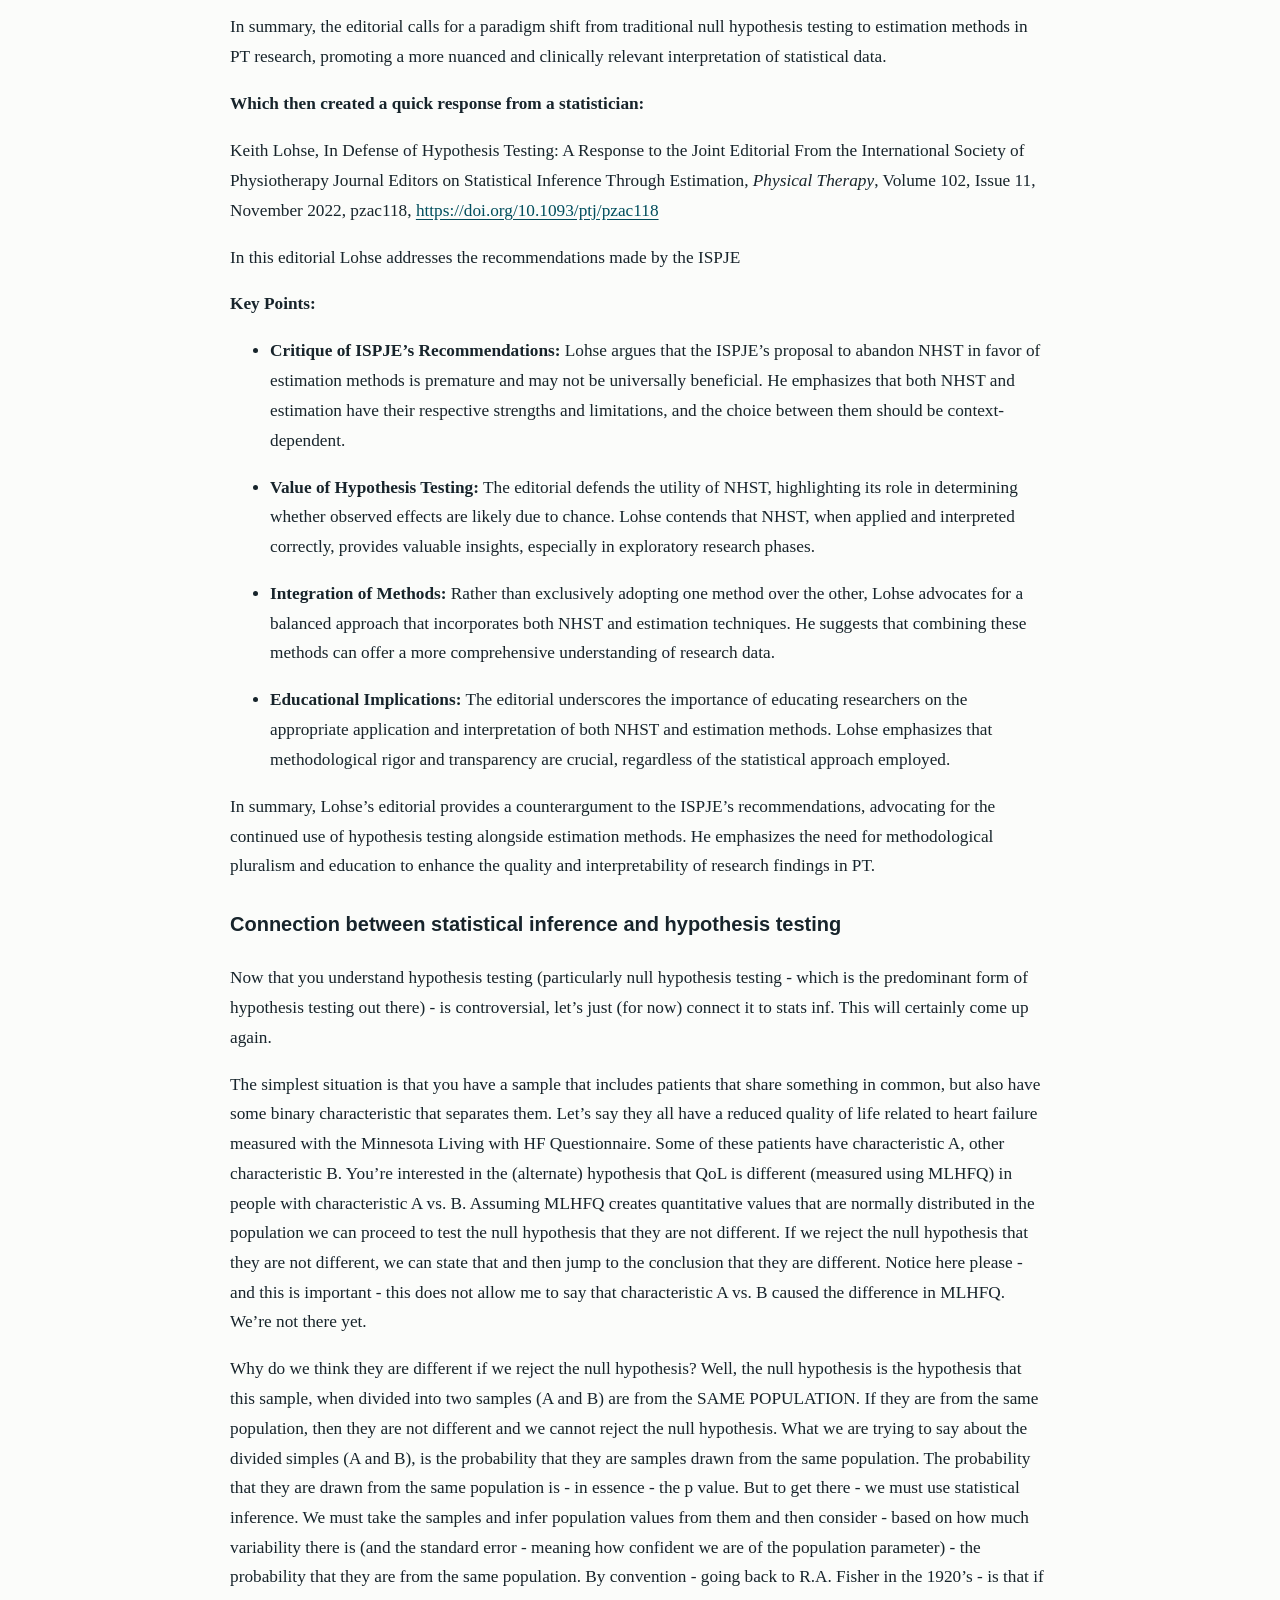
<file: lessons/lesson-1-introduction-to-statistical-inference.html>
<!doctype html>
<html lang="en">
  <head>
    <meta charset="utf-8" />
    <meta name="viewport" content="width=device-width, initial-scale=1" />
    <title>Statistical Inference: From Observations to Claims | stats4PT</title>
    <meta
      name="description"
      content="Learn how observations become descriptive summaries and uncertain statistical claims in physical therapy."
    />
    <link
      rel="canonical"
      href="https://stats4pt.org/lessons/lesson-1-introduction-to-statistical-inference.html"
    />
    <meta property="og:type" content="article" />
    <meta property="og:site_name" content="stats4PT" />
    <meta
      property="og:title"
      content="Statistical Inference: From Observations to Claims | stats4PT"
    />
    <meta
      property="og:description"
      content="Learn how observations become descriptive summaries and uncertain statistical claims in physical therapy."
    />
    <meta
      property="og:url"
      content="https://stats4pt.org/lessons/lesson-1-introduction-to-statistical-inference.html"
    />
    <meta
      property="og:image"
      content="https://stats4pt.org/img/Stats4PT_long.png"
    />
    <meta property="og:image:type" content="image/png" />
    <meta property="og:image:width" content="3169" />
    <meta property="og:image:height" content="734" />
    <meta
      property="og:image:alt"
      content="stats4PT logo with overlapping statistical distributions"
    />
    <link rel="stylesheet" href="../assets/styles.css" />
    <script src="../assets/sampling-lab.js" defer></script>
  </head>
  <body>
    <header class="container lesson-header">
      <a class="back-link" href="../index.html">&larr; All lessons</a>
      <p class="eyebrow">Lesson 1 of 8</p>
      <h1>Statistical Inference: From Observations to Claims</h1>
    </header>
    <main class="container lesson-layout">
      <article class="lesson-content">
        <section class="lesson-overview">
          <h2>Learning objectives</h2>
          <p>By the end of this lesson, you should be able to:</p>
          <ul>
            <li>
              Distinguish observations, descriptive summaries, and inferential
              claims.
            </li>
            <li>
              Explain induction as reasoning from limited observations toward
              broader conclusions.
            </li>
            <li>
              Identify the assumptions and uncertainty that accompany a
              statistical claim.
            </li>
            <li>
              Connect structured research evidence with learning from clinical
              experience.
            </li>
          </ul>
          <p><strong>Estimated time:</strong> 30-40 minutes</p>
          <p><strong>Prerequisites:</strong> None</p>
          <p>
            <strong>Key terms:</strong> observation, data, descriptive
            statistics, inference, induction, uncertainty
          </p>
        </section>
        <h2>Introduction</h2>
        <p>
          Statistical methods are more than just numbers; they are tools for
          understanding uncertainty and drawing conclusions about experiences
          based on limited observations.<a
            class="footnote-anchor"
            data-component-name="FootnoteAnchorToDOM"
            id="footnote-anchor-1"
            href="#footnote-1"
            target="_self"
            >1</a
          >
          They offer a language to summarize and describe an accumulation of
          experience, and they provide a way to learn from our experiences
          (that’s where statistical inference and induction come in).
        </p>
        <p>
          If someone tells me they have seen 500 patients with low back pain, I
          would love to know how many of those patients had mechanical back
          pain, how many had chronic back pain, how many had….. you get the
          point. Had that person collected information (data) from all of those
          experiences they could use descriptive statistics to tell me a story
          about the patients they have seen. Our experiences tend to be
          unstructured observations in an open system (the real world), as
          compared to research observations, which even when in an open system
          tend to at least try to systematically choose what information to
          focus on and to collect, and these days the research that gets the
          most attention is that which creates a closed system for us to control
          as much of the experience as possible to make the observation process
          (the experience) easier to summarize. Do you see what I’m doing here?
          I’m normalizing many different experiences and saying that they are
          ALL the same thing with different foci. They are all experiences, but
          on a spectrum of structure. The moment I stopped putting research and
          statistics into a special bin the moment they became more useful. I
          did this early in my career. I noticed very early that reading a
          research paper was like reading a reflection from someone that had
          made painstaking efforts to document what they could document and
          summarize what they observed in a language that allowed them to
          communicate it to me.
        </p>
        <p>
          Let’s go back to the PT that has seen 500 patients with low back pain.
          If that PT documented every detail of what they did with those
          patients (every piece of information about every patient encounter) -
          then they would have a very rich story to tell. But how would they
          possibly tell it? To describe experiences with 500 patients is going
          to be much easier with the language of descriptive statistics
          (frequencies, means, medians, modes, standard deviations). They can
          even use associations between information obtained from different
          patients using correlations, regression (linear, simple, multiple,
          logistic), differences between groups of patients can be described
          with mean differences, standardized mean differences, and effect
          sizes. These are all tools that can be used to describe (summarize)
          this therapists experiences. The fact is that people don’t actually
          take the time to collect all of the information they need to use
          statistics to describe their experiences. It’s not because it can’t be
          done. It’s because it’s impractical to do. Yet despite our inability
          to do so, we do all agree that experience can be a good thing for our
          learning as clinicians. We believe, deep down, that more experience
          results in more knowledge, deeper understanding (we’ll come back to
          this soon).
        </p>
        <p>
          So far all we’ve done is talk about statistics as a language to
          “describe” experiences. We have not talked about statistical inference
          yet. Telling me the mean age of the 500 patients with low back pain
          you’ve seen in the past few years is descriptive. It is not
          inferential until you try to tell me THE mean age of patients with low
          back pain. Note the difference. Telling me the mean age of the
          patients you’ve seen with low back pain is descriptive (and called
          descriptive statistics). What makes a “mean” descriptive isn’t
          actually that it’s a “mean.” What makes it descriptive (or any
          statistic for that matter) is how it’s being used. Even an “r” for a
          Pearson moment correlation coefficient is descriptive if what I’m
          doing is telling you the correlation between the age of those 500
          patients and the time it took for them to walk out of the clinic “all
          better.” Even that is descriptive.
        </p>
        <p>For example, the story might be:</p>
        <blockquote>
          <p>
            I’ve seen 500 patients with LBP (n=500), the mean age was 48, and
            the correlation between age and the number of sessions (as a proxy
            for time) until they were discharged was 0.5 (r = 0.5). A regression
            shows that for year older a patient was, it took 3 more sessions
            until they were discharged, but that only accounted for 25% of the
            variability in the number of sessions (regression slope = 3; R^2 =
            0.25).
          </p>
        </blockquote>
        <p>
          That’s using statistics to describe a set of 500 experiences. All of
          that is descriptive. If that’s what the data from those experiences
          showed, then that’s what it showed. The math is not complicated, the
          math is not questionable.
        </p>
        <p>
          In my life as a peer reviewer, associate editor, editor in chief, I’ve
          always found it baffling how many people confuse descriptive
          statistics and inferential statistics, as if they are a set of tools
          that are either one or the other. Well, to be fair there are some
          tools that are one or the other. But for the most part, the difference
          is what we’re doing with them, what we’re trying to say. With
          descriptive statistics we’re saying - this is what I observed. And as
          long as you didn’t make any major mathematical errors - then the
          descriptive statistics are not debated. They summarize what you
          observed (note the past tense).
        </p>
        <h4>Statistical Inference - Induction - Learning…..</h4>
        <p>
          An important book in my journey to what I think is a broader
          understanding of statistical inference was
          <a
            href="https://www.amazon.com/Induction-Processes-Inference-Learning-Discovery/dp/0262580969/ref=tmm_pap_swatch_0?_encoding=UTF8&amp;dib_tag=se&amp;dib=eyJ2IjoiMSJ9.[base64].crqBxgVJSnp_f-RMdDznlXuqdBVrkztktVIvPgXT4yo&amp;qid=1736448739&amp;sr=8-1"
            >John Holland et al’s book: Induction: Processes of Inference,
            Learning, and Discovery.</a
          >
          It’s not necessarily on statistics, and it’s very (as is everything
          John Holland did and wrote) interdisciplinary. And I’m not suggesting
          you get it or read it, just that it’s there and it certainly
          influenced me.
        </p>
        <p>
          Our PT’s experience with those 500 patients becomes induction, it
          becomes learning, it becomes inferential statistics (statistical
          inference) when we start thinking about what the experience with those
          500 patients tells us about people with low back pain that we have not
          seen but that exist (the population).
        </p>
        <p>
          Here we are - stats 101 - the difference between a sample an a
          population. The sample, you’re experience. You can describe it -
          statistics helps you describe it. The population, the empirical domain
          (and that belongs with it) that exists beyond your experience but is
          measurable in the same way that you have measured (observed) your
          experience.
        </p>
        <p>
          We describe the population with parameters. There exists a mean for
          all the people that exist with low back pain. There exists a
          correlation, a slope coefficient and an R^2 for the association
          between age and days of PT to meet discharge goals in the population
          of people with low back pain. They are all parameters. We don’t know
          them. We would like to know them. So, we infer them from what we have
          available, which data about a sample from which we can calculate
          statistics on the sample.
        </p>
        <p>Parameters are to populations AS statistics are to samples.</p>
        <p>
          Statistics can at once describe the sample (descriptive) and they can
          tell us something about the parameters from the population from which
          they are experienced (inferential).
        </p>
        <p>Please note the deep philosophical statements being made here.</p>
        <p>
          Learning is using what you’ve experienced to understand beyond what
          you’ve experienced. Sure, you must understand what you’ve experienced
          to learn from it - that’s what reflection is all about. Reflection is
          all about trying to understand what you experienced, or are
          experiencing (Schön,, The Reflective Practitioner).
        </p>
        <p>
          Back to our example. If our therapist makes a claim that these numbers
          represent people (in this case with low back pain) beyond those people
          that they have seen in their experience, they are doing statistical
          inference:
        </p>
        <blockquote>
          <p>
            The mean age of patients with LBP IS (not was) 48 years old, and the
            correlation between age and the number of sessions (as a proxy for
            time) until they were discharged IS (not was) 0.5 (r = 0.5). For
            each year older a patient IS, it TAKES 3 more sessions until they
            ARE discharged, and this accounts for 25% of the variability in the
            number of sessions (regression slope = 3; R^2 = 0.25).
          </p>
        </blockquote>
        <h4>
          Stop - think about that paragraph, compare them, what’s missing?
        </h4>
        <p>
          If you actually stopped and thought about those two paragraphs - the
          descriptive (about the sample) and the inferential (inferring to the
          population) - did you identify what is missing from the inferential
          paragraph?
        </p>
        <h4>Uncertainty and Precision</h4>
        <p>
          The big confusing step that takes us from descriptive statistics to
          inferential statistics is uncertainty and precision.
        </p>
        <p>
          One of the first things that happens when we start doing inferential
          statistics is that the “statistic” that describes the sample, becomes
          an “estimate” of the population.
        </p>
        <p>
          The mean is a statistic when it describes the mathematical average of
          the 100 die rolls that were performed. It is an estimate of the
          population parameter when we are doing statistical inference.
        </p>
        <p>
          The uncertainty and precision of an estimate are provided (most often
          these days) by the “confidence interval.”
        </p>
        <p>But to get there - we need some more preliminaries.</p>
        <p>This list of suggested papers will close the introduction:</p>
        <ol>
          <li>
            <p>
              Stratford PW. The Added Value of Confidence Intervals.
              <em>Physical Therapy</em>. 2010;90(3):333-335. doi:<a
                href="https://doi.org/10.2522/ptj.2010.90.3.333"
                >10.2522/ptj.2010.90.3.333</a
              >
            </p>
          </li>
          <li>
            <p>
              Sim J, Reid N. Statistical Inference by Confidence Intervals:
              Issues of Interpretation and Utilization.
              <em>Physical Therapy</em>. 1999;79(2):187-195. doi:<a
                href="https://doi.org/10.1093/ptj/79.2.186"
                >10.1093/ptj/79.2.186</a
              >
            </p>
          </li>
          <li>
            <p>
              Kamper SJ. Confidence Intervals: Linking Evidence to Practice.
              <em>J Orthop Sports Phys Ther</em>. 2019;49(10):763-764. doi:<a
                href="https://doi.org/10.2519/jospt.2019.0706"
                >10.2519/jospt.2019.0706</a
              >
            </p>
          </li>
        </ol>
        <p>
          <strong>Key Questions from this section for you to review:</strong>
        </p>
        <ul>
          <li><p>Can you explain statistical inference?</p></li>
          <li>
            <p>
              Can you describe the difference between descriptive statistics and
              inferential statistics?
            </p>
          </li>
          <li>
            <p>
              How does statistical inference and induction relate to learning?
              For that matter what does it mean to ‘learn’ based on what this
              introduction?
            </p>
          </li>
          <li>
            <p>
              How does induction connect statistical tools to clinical
              reasoning?
            </p>
          </li>
          <li>
            <p>
              Based on what we’ve said so far about statistical inference, how
              do you think this is leveraged for the process we know as
              “hypothesis testing”?
            </p>
          </li>
        </ul>
        <div><hr /></div>
        <h3><strong>A deeper dive into Statistical Inference</strong></h3>
        <p>
          As a recap: <strong>statistical inference</strong> is the process of
          drawing conclusions about a population based on sample data (come from
          experiences). It allows us to learn from experiences because it allows
          us to relate our experiences (our samples) to realities beyond our
          experiences (populations). That’s what it does. Later, we’ll discuss
          how it is then utilized in a research study to test a hypothesis
          (hypothesis testing).
        </p>
        <p>Let’s start with a general definition confidence interval:</p>
        <blockquote>
          <p>
            A <strong>confidence interval</strong> (CI) is a range of values,
            derived from sample data, that is likely to contain the true
            population parameter (e.g., mean) with a specified level of
            confidence, such as 95%. It reflects the uncertainty around the
            sample estimate.
          </p>
        </blockquote>
        <p>
          There’s a tricky and argued upon aspect to CIs - likely to contain the
          true population parameter. It’s sometimes said that the CI is likely
          to contain a specified percentage of repeated sample statistic. In
          other words, the 95% CI is the interval that 95% of similarly
          collected sample statistics (by similarly collected we mean drawn from
          the same population using the same methods). Simulations have done a
          good job of demonstrating the truth of the central limit theorem, and
          that 95% of the repeated sample statistics are in the 95% CI, and that
          the the true population parameter occurs in the 95% CI, about 95% of
          the time. Go ahead. Read it again. The only reason I sort of
          understand it is because I first learned it in 1995 when I first took
          “Introduction to Epidemiology &amp; Biostatistics” and I’ve been
          thinking about it since then - - and I only sort of understand it.
          What I learned over the years is to not be ashamed by that, because
          the best anyone can hope for is to sort of understand it. It’s not
          overly complicated, it’s not that its too hard to understand. It’s
          that there’s something about simulated confirmation that leads one to
          hold some doubt about whether it actually works.
        </p>
        <p>
          Here’s what CIs ARE NOT - they ARE NOT an estimate of where 95% of
          future subjects (people, observations) will occur.
        </p>
        <p>
          The 95% confidence interval estimates the range that 95% of other
          sample means will fall, and where we are believe (with 95% confidence)
          the population mean (a parameter) is (even though we have not observed
          everyone in the population). If a we know what the mean and standard
          deviation of a population are, then in theory, we have a basis of
          predicting what future observations drawn from that population will be
          (future tense).
        </p>
        <p>
          To do so it relies on the normal distribution and two values, the
          standard deviation and the standard error.
        </p>
        <h4>Standard Deviation (sd)</h4>
        <p>
          The <strong>standard deviation</strong> measures the amount of
          variability or spread in a set of data values. It quantifies how much
          individual data points differ from the mean. It is a statistical
          calculated on samples (sd), but if based on a population, it is a
          parameter of the population, in which case it is abbreviated as the
          Greek symbol sigma ($\sigma$).
        </p>
        <p><strong>Formula</strong></p>
        <div
          class="latex-rendered"
          data-attrs='{"persistentExpression":"SD = \\sqrt{\\frac{\\sum (x_i - \\bar{x})^2}{n}} ","id":"DSJTNREDZW"}'
          data-component-name="LatexBlockToDOM"
        ></div>
        <p>The notation in the equation is defined below:</p>
        <ul>
          <li><p>x_i : Each individual data point</p></li>
          <li><p>\bar{x} : The mean of the dataset</p></li>
          <li><p>n : The number of data points</p></li>
        </ul>
        <p>
          The Standard Deviation describes variability. It is useful with normal
          distributions. It can be a statistic (sd from a sample), or a
          parameter (\sigma of a population). A larger sd indicates more
          spread-out data; a smaller SD indicates data points are closer to the
          mean. We need the sd in order to calculate the SE…
        </p>
        <h4>Standard Error (SE)</h4>
        <p>
          The <strong>standard error</strong> measures the variability of a
          <strong>sample statistic</strong> (e.g., the sample mean) from
          different samples taken from the same population. It reflects the
          precision of the sample mean as an estimate of the population mean. To
          rephrase this to relate to our more general formulation of statistical
          inference related to experience: SE measures the variability of
          summarized experiences from different summaries of experiences with
          the same population.
        </p>
        <p><strong>Formula:</strong></p>
        <div
          class="latex-rendered"
          data-attrs='{"persistentExpression":"SE = \\frac{sd}{\\sqrt{n}}","id":"HNSMTFFGLV"}'
          data-component-name="LatexBlockToDOM"
        ></div>
        <p>Where:</p>
        <ul>
          <li><p>sd : Standard deviation of the sample</p></li>
          <li><p>n : Sample size</p></li>
        </ul>
        <p>
          SE describes how much sample means are expected to vary if we
          repeatedly sample from the population. It should be intuitive that -
          and the equation clearly shows that - as the sample size ( n )
          increases, the SE decreases, meaning larger samples provide more
          precise estimates of the population mean. We need the SE to calculate
          the CI…
        </p>
        <p>
          For our PT example from above, as the PTs experience with patients
          with LBP increases in size (in theory) that PT develops a more precise
          understanding of patients with LBP. I say in theory because the
          fallibility of memory, combined with the unstructured observations,
          combined with bias and fallacies in thinking, there are numerous road
          blocks to the actuality of more experiences developing an unbiased
          understanding of a population.
        </p>
        <p>
          An intuition you need to develop - for normal distributions and for sd
          (when thinking about a sample) and for SE ( when thinking about sample
          means) is well known to most anyone that has taken a stats class - and
          these days I think even many middle or high school math or science
          courses.
        </p>
        <div class="captioned-image-container">
          <figure>
            <a
              class="image-link image2 is-viewable-img"
              target="_blank"
              href="../img/lessons/lesson-1-image-01.png"
              data-component-name="Image2ToDOM"
              ><div class="image2-inset">
                <picture
                  ><source
                    type="image/webp"
                    srcset="
                      ../img/lessons/lesson-1-image-01.png  424w,
                      ../img/lessons/lesson-1-image-01.png  848w,
                      ../img/lessons/lesson-1-image-01.png 1272w,
                      ../img/lessons/lesson-1-image-01.png 1456w
                    "
                    sizes="100vw" />
                  <img
                    src="../img/lessons/lesson-1-image-01.png"
                    width="1456"
                    height="868"
                    data-attrs='{"src":"../img/lessons/lesson-1-image-01.png","srcNoWatermark":null,"fullscreen":null,"imageSize":null,"height":868,"width":1456,"resizeWidth":null,"bytes":154895,"alt":null,"title":null,"type":"image/png","href":null,"belowTheFold":true,"topImage":false,"internalRedirect":null,"isProcessing":false,"align":null,"offset":false}'
                    class="sizing-normal"
                    alt=""
                    srcset="
                      ../img/lessons/lesson-1-image-01.png  424w,
                      ../img/lessons/lesson-1-image-01.png  848w,
                      ../img/lessons/lesson-1-image-01.png 1272w,
                      ../img/lessons/lesson-1-image-01.png 1456w
                    "
                    sizes="100vw"
                    loading="lazy"
                /></picture>
                <div class="image-link-expand">
                  <div class="pencraft pc-display-flex pc-gap-8 pc-reset">
                    <button
                      tabindex="0"
                      type="button"
                      class="pencraft pc-reset pencraft icon-container restack-image"
                    >
                      <svg
                        aria-hidden="true"
                        width="20"
                        height="20"
                        viewBox="0 0 20 20"
                        fill="none"
                        stroke-width="1.5"
                        stroke="var(--color-fg-primary)"
                        stroke-linecap="round"
                        stroke-linejoin="round"
                        xmlns="http://www.w3.org/2000/svg"
                      >
                        <g>
                          <path
                            d="M2.53001 7.81595C3.49179 4.73911 6.43281 2.5 9.91173 2.5C13.1684 2.5 15.9537 4.46214 17.0852 7.23684L17.6179 8.67647M17.6179 8.67647L18.5002 4.26471M17.6179 8.67647L13.6473 6.91176M17.4995 12.1841C16.5378 15.2609 13.5967 17.5 10.1178 17.5C6.86118 17.5 4.07589 15.5379 2.94432 12.7632L2.41165 11.3235M2.41165 11.3235L1.5293 15.7353M2.41165 11.3235L6.38224 13.0882"
                          ></path>
                        </g>
                      </svg></button
                    ><button
                      tabindex="0"
                      type="button"
                      class="pencraft pc-reset pencraft icon-container view-image"
                    >
                      <svg
                        xmlns="http://www.w3.org/2000/svg"
                        width="20"
                        height="20"
                        viewBox="0 0 24 24"
                        fill="none"
                        stroke="currentColor"
                        stroke-width="2"
                        stroke-linecap="round"
                        stroke-linejoin="round"
                        class="lucide lucide-maximize2 lucide-maximize-2"
                      >
                        <polyline points="15 3 21 3 21 9"></polyline>
                        <polyline points="9 21 3 21 3 15"></polyline>
                        <line x1="21" x2="14" y1="3" y2="10"></line>
                        <line x1="3" x2="10" y1="21" y2="14"></line>
                      </svg>
                    </button>
                  </div>
                </div></div
            ></a>
            <figcaption class="image-caption">
              Technically +/- 1.96 sd or SE is 95%; but we often round up to 2
              (which is probably closer to 96%)
            </figcaption>
          </figure>
        </div>
        <p>
          Note that this same distribution can be for a sample (when using sd),
          or for a bunch of sample estimates (means, or other characteristics of
          a bunch of samples) when using the SE.
        </p>
        <p>
          Powerful stuff for learning - not just for reading research papers.
          Power stuff to understand as you go through life and reflect on your
          experiences and attempt to learn and grow.
        </p>
        <h4>Confidence Interval</h4>
        <p>
          Here we are, back at the confidence interval, but now equipped to give
          your theoretical understanding of statistical inference some
          actualities through calculation.
        </p>
        <p>
          The <strong>95% confidence interval</strong> (95% CI) is a range of
          values derived from a sample that is likely to contain the true
          population parameter (e.g., mean) with 95% confidence. It reflects the
          uncertainty in the sample estimate due to random sampling variability
          by harnessing the SE and the normal properties of the normal
          distribution.
        </p>
        <p><strong>Formula:</strong></p>
        <p>For a population mean, the confidence interval is calculated as:</p>
        <div
          class="latex-rendered"
          data-attrs='{"persistentExpression":"\\bar{x} \\pm Z^* \\cdot SE","id":"EBEOKWLTZC"}'
          data-component-name="LatexBlockToDOM"
        ></div>
        <p>Where:</p>
        <ul>
          <li><p>\bar{x} : Sample mean (or any other estimate)</p></li>
          <li>
            <p>
              Z^* : Z-score corresponding to the desired confidence level (1.96
              for 95%)
            </p>
          </li>
          <li><p>SE = Standard error (based on sample mean)</p></li>
          <li><p>n : Sample size</p></li>
          <li><p>SD : Standard deviation of the sample</p></li>
        </ul>
        <div class="captioned-image-container">
          <figure>
            <a
              class="image-link image2 is-viewable-img"
              target="_blank"
              href="../img/lessons/lesson-1-image-02.png"
              data-component-name="Image2ToDOM"
              ><div class="image2-inset">
                <picture
                  ><source
                    type="image/webp"
                    srcset="
                      ../img/lessons/lesson-1-image-02.png  424w,
                      ../img/lessons/lesson-1-image-02.png  848w,
                      ../img/lessons/lesson-1-image-02.png 1272w,
                      ../img/lessons/lesson-1-image-02.png 1456w
                    "
                    sizes="100vw" />
                  <img
                    src="../img/lessons/lesson-1-image-02.png"
                    width="1456"
                    height="868"
                    data-attrs='{"src":"../img/lessons/lesson-1-image-02.png","srcNoWatermark":null,"fullscreen":null,"imageSize":null,"height":868,"width":1456,"resizeWidth":null,"bytes":119372,"alt":null,"title":null,"type":"image/png","href":null,"belowTheFold":true,"topImage":false,"internalRedirect":null,"isProcessing":false,"align":null,"offset":false}'
                    class="sizing-normal"
                    alt=""
                    srcset="
                      ../img/lessons/lesson-1-image-02.png  424w,
                      ../img/lessons/lesson-1-image-02.png  848w,
                      ../img/lessons/lesson-1-image-02.png 1272w,
                      ../img/lessons/lesson-1-image-02.png 1456w
                    "
                    sizes="100vw"
                    loading="lazy"
                /></picture>
                <div class="image-link-expand">
                  <div class="pencraft pc-display-flex pc-gap-8 pc-reset">
                    <button
                      tabindex="0"
                      type="button"
                      class="pencraft pc-reset pencraft icon-container restack-image"
                    >
                      <svg
                        aria-hidden="true"
                        width="20"
                        height="20"
                        viewBox="0 0 20 20"
                        fill="none"
                        stroke-width="1.5"
                        stroke="var(--color-fg-primary)"
                        stroke-linecap="round"
                        stroke-linejoin="round"
                        xmlns="http://www.w3.org/2000/svg"
                      >
                        <g>
                          <path
                            d="M2.53001 7.81595C3.49179 4.73911 6.43281 2.5 9.91173 2.5C13.1684 2.5 15.9537 4.46214 17.0852 7.23684L17.6179 8.67647M17.6179 8.67647L18.5002 4.26471M17.6179 8.67647L13.6473 6.91176M17.4995 12.1841C16.5378 15.2609 13.5967 17.5 10.1178 17.5C6.86118 17.5 4.07589 15.5379 2.94432 12.7632L2.41165 11.3235M2.41165 11.3235L1.5293 15.7353M2.41165 11.3235L6.38224 13.0882"
                          ></path>
                        </g>
                      </svg></button
                    ><button
                      tabindex="0"
                      type="button"
                      class="pencraft pc-reset pencraft icon-container view-image"
                    >
                      <svg
                        xmlns="http://www.w3.org/2000/svg"
                        width="20"
                        height="20"
                        viewBox="0 0 24 24"
                        fill="none"
                        stroke="currentColor"
                        stroke-width="2"
                        stroke-linecap="round"
                        stroke-linejoin="round"
                        class="lucide lucide-maximize2 lucide-maximize-2"
                      >
                        <polyline points="15 3 21 3 21 9"></polyline>
                        <polyline points="9 21 3 21 3 15"></polyline>
                        <line x1="21" x2="14" y1="3" y2="10"></line>
                        <line x1="3" x2="10" y1="21" y2="14"></line>
                      </svg>
                    </button>
                  </div>
                </div></div
            ></a>
            <figcaption class="image-caption">
              A population distribution with several samples drawn, sample means
              (which are means of samples) calculated (dotted lines), and 95%
              CIs for each sample generated (shaded areas). As you can see -
              they overlap greatly and most of them include the population
              parameter (mean).
            </figcaption>
          </figure>
        </div>
        <h3>Explore</h3>
        <p>
          At this point I think you should explore a bit on your own to develop
          an intuition for these concepts through a hands-on exercise.
        </p>
        <p>
          I’d like you to explore with a hands on exercise - using dice
          preferably. The sums from two dice form a discrete triangular
          distribution. As you add more dice, the distribution of their sums
          becomes smoother and more bell-shaped. Separately, as you increase the
          number of observations in each sample, the distribution of sample
          means becomes more concentrated around the population mean.
        </p>
        <section
          class="sampling-lab"
          data-sampling-lab
          aria-labelledby="sampling-lab-title"
        >
          <header class="sampling-lab__header">
            <p class="eyebrow">Interactive activity</p>
            <h3 id="sampling-lab-title">Sampling Lab</h3>
            <p>
              Move from individual observations to a sample estimate, then
              repeat the process to see uncertainty and confidence-interval
              coverage emerge.
            </p>
          </header>

          <noscript>
            <p class="sampling-lab__notice">
              The Sampling Lab requires JavaScript. The physical dice activity
              below covers the same core ideas.
            </p>
          </noscript>

          <div class="sampling-lab__controls" aria-label="Lab settings">
            <label>
              Dice per observation
              <select data-dice-count>
                <option value="1">1 die</option>
                <option value="2" selected>2 dice</option>
                <option value="3">3 dice</option>
                <option value="4">4 dice</option>
                <option value="5">5 dice</option>
              </select>
            </label>
            <label>
              Observations per sample
              <select data-sample-size>
                <option value="5">5</option>
                <option value="10">10</option>
                <option value="25" selected>25</option>
                <option value="50">50</option>
                <option value="100">100</option>
              </select>
            </label>
          </div>

          <section class="sampling-lab__stage" aria-labelledby="lab-population">
            <div class="sampling-lab__stage-heading">
              <span>1</span>
              <div>
                <h4 id="lab-population">Inspect the population</h4>
                <p data-population-description></p>
              </div>
            </div>
            <div
              class="sampling-lab__histogram sampling-lab__histogram--population"
              data-population-chart
              role="img"
            ></div>
            <div class="sampling-lab__axis" aria-hidden="true">
              <span data-population-min></span>
              <span><b data-population-mean></b> population mean</span>
              <span data-population-max></span>
            </div>
          </section>

          <section class="sampling-lab__stage" aria-labelledby="lab-sample">
            <div class="sampling-lab__stage-heading">
              <span>2</span>
              <div>
                <h4 id="lab-sample">Draw a sample</h4>
                <p>
                  Roll slowly to watch observations accumulate, or draw a
                  complete sample at once.
                </p>
              </div>
            </div>
            <div class="sampling-lab__actions">
              <button type="button" data-action="roll">Roll once</button>
              <button type="button" data-action="sample">
                Draw one sample
              </button>
            </div>
            <p class="sampling-lab__count" data-observation-count></p>
            <div class="sampling-lab__observations" data-observations></div>
            <dl class="sampling-lab__metrics">
              <div>
                <dt>Sample mean</dt>
                <dd data-metric="mean">—</dd>
              </div>
              <div>
                <dt>Sample SD</dt>
                <dd data-metric="sd">—</dd>
              </div>
              <div>
                <dt>Standard error</dt>
                <dd data-metric="se">—</dd>
              </div>
              <div>
                <dt>95% CI</dt>
                <dd data-metric="ci">—</dd>
              </div>
            </dl>
            <p class="sampling-lab__result" data-metric="result">
              Draw a complete sample
            </p>
          </section>

          <section class="sampling-lab__stage" aria-labelledby="lab-repeat">
            <div class="sampling-lab__stage-heading">
              <span>3</span>
              <div>
                <h4 id="lab-repeat">Repeat the process</h4>
                <p>
                  Build a distribution of sample means and watch which intervals
                  capture the fixed population mean.
                </p>
              </div>
            </div>
            <div class="sampling-lab__actions">
              <button type="button" data-action="batch">Run 100 samples</button>
              <button
                class="sampling-lab__button--quiet"
                type="button"
                data-action="reset"
              >
                Reset
              </button>
            </div>
            <div class="sampling-lab__repeat-grid">
              <div>
                <h5>Distribution of sample means</h5>
                <div
                  class="sampling-lab__histogram sampling-lab__histogram--sampling"
                  data-sampling-chart
                  role="img"
                ></div>
                <div class="sampling-lab__axis" aria-hidden="true">
                  <span>Low</span>
                  <span>Population mean</span>
                  <span>High</span>
                </div>
              </div>
              <div>
                <h5>12 most recent 95% CIs</h5>
                <div
                  class="sampling-lab__interval-plot"
                  data-interval-plot
                  role="img"
                ></div>
                <p class="sampling-lab__legend">
                  <span></span> Captures mean <span></span> Misses mean
                </p>
              </div>
            </div>
            <dl class="sampling-lab__metrics sampling-lab__metrics--coverage">
              <div>
                <dt>Samples drawn</dt>
                <dd data-metric="samples">0</dd>
              </div>
              <div>
                <dt>Intervals capturing the mean</dt>
                <dd data-metric="coverage">—</dd>
              </div>
            </dl>
            <p class="sampling-lab__reflection" data-interpretation>
              Before you run 100 samples, predict what will vary and what will
              remain fixed.
            </p>
          </section>
          <p
            class="sampling-lab__status"
            data-lab-status
            aria-live="polite"
          ></p>
          <p class="sampling-lab__method">
            Each interval uses the sample standard deviation, standard error,
            and the 95% t critical value for the selected sample size.
          </p>
        </section>
        <div class="captioned-image-container">
          <figure>
            <a
              class="image-link image2 is-viewable-img"
              target="_blank"
              href="../img/lessons/lesson-1-image-03.png"
              data-component-name="Image2ToDOM"
              ><div class="image2-inset">
                <picture
                  ><source
                    type="image/webp"
                    srcset="
                      ../img/lessons/lesson-1-image-03.png  424w,
                      ../img/lessons/lesson-1-image-03.png  848w,
                      ../img/lessons/lesson-1-image-03.png 1272w,
                      ../img/lessons/lesson-1-image-03.png 1456w
                    "
                    sizes="100vw" />
                  <img
                    src="../img/lessons/lesson-1-image-03.png"
                    width="1456"
                    height="1255"
                    data-attrs='{"src":"../img/lessons/lesson-1-image-03.png","srcNoWatermark":null,"fullscreen":null,"imageSize":null,"height":1255,"width":1456,"resizeWidth":null,"bytes":218220,"alt":null,"title":null,"type":"image/png","href":null,"belowTheFold":true,"topImage":false,"internalRedirect":null,"isProcessing":false,"align":null,"offset":false}'
                    class="sizing-normal"
                    alt=""
                    srcset="
                      ../img/lessons/lesson-1-image-03.png  424w,
                      ../img/lessons/lesson-1-image-03.png  848w,
                      ../img/lessons/lesson-1-image-03.png 1272w,
                      ../img/lessons/lesson-1-image-03.png 1456w
                    "
                    sizes="100vw"
                    loading="lazy"
                /></picture>
                <div class="image-link-expand">
                  <div class="pencraft pc-display-flex pc-gap-8 pc-reset">
                    <button
                      tabindex="0"
                      type="button"
                      class="pencraft pc-reset pencraft icon-container restack-image"
                    >
                      <svg
                        aria-hidden="true"
                        width="20"
                        height="20"
                        viewBox="0 0 20 20"
                        fill="none"
                        stroke-width="1.5"
                        stroke="var(--color-fg-primary)"
                        stroke-linecap="round"
                        stroke-linejoin="round"
                        xmlns="http://www.w3.org/2000/svg"
                      >
                        <g>
                          <path
                            d="M2.53001 7.81595C3.49179 4.73911 6.43281 2.5 9.91173 2.5C13.1684 2.5 15.9537 4.46214 17.0852 7.23684L17.6179 8.67647M17.6179 8.67647L18.5002 4.26471M17.6179 8.67647L13.6473 6.91176M17.4995 12.1841C16.5378 15.2609 13.5967 17.5 10.1178 17.5C6.86118 17.5 4.07589 15.5379 2.94432 12.7632L2.41165 11.3235M2.41165 11.3235L1.5293 15.7353M2.41165 11.3235L6.38224 13.0882"
                          ></path>
                        </g>
                      </svg></button
                    ><button
                      tabindex="0"
                      type="button"
                      class="pencraft pc-reset pencraft icon-container view-image"
                    >
                      <svg
                        xmlns="http://www.w3.org/2000/svg"
                        width="20"
                        height="20"
                        viewBox="0 0 24 24"
                        fill="none"
                        stroke="currentColor"
                        stroke-width="2"
                        stroke-linecap="round"
                        stroke-linejoin="round"
                        class="lucide lucide-maximize2 lucide-maximize-2"
                      >
                        <polyline points="15 3 21 3 21 9"></polyline>
                        <polyline points="9 21 3 21 3 15"></polyline>
                        <line x1="21" x2="14" y1="3" y2="10"></line>
                        <line x1="3" x2="10" y1="21" y2="14"></line>
                      </svg>
                    </button>
                  </div>
                </div></div
            ></a>
          </figure>
        </div>
        <p>To explore these concepts, try this hands-on exercise using dice:</p>
        <ol>
          <li>
            <p>
              <strong>Draw Samples:</strong> Roll 2 dice 50 times and record the
              sums. Treat each sum as one observation, and a sample of
              independent sums as a sample. Your population is the infinite set
              of rolling 2 fair dice.
            </p>
          </li>
          <li>
            <p>
              <strong>Divide Into Samples:</strong> Create smaller samples by
              grouping rolls into independent subsets. For example:
            </p>
            <ul>
              <li><p>One sample of 10 rolls (observations)</p></li>
              <li><p>One sample of 15 rolls (observations)</p></li>
              <li><p>One sample of 25 rolls (observations)</p></li>
              <li><p>Ensure each roll is used in only one sample.</p></li>
            </ul>
          </li>
          <li>
            <p><strong>Calculate Statistics:</strong> For each sample</p>
            <ul>
              <li><p>Compute the sample mean and standard deviation.</p></li>
              <li><p>Calculate the standard error (SE)</p></li>
              <li>
                <p>Calculate the confidence interval for each sample mean</p>
              </li>
              <li><p>Use 1.96 for Z as a 95% confidence interval</p></li>
            </ul>
          </li>
          <li>
            <p><strong>Analyze Results:</strong></p>
            <ul>
              <li><p>Do the confidence intervals overlap?</p></li>
              <li>
                <p>How do larger sample sizes affect the width of the CI?</p>
              </li>
              <li>
                <p>
                  Does the CI include the true population mean (e.g., 7 for 2
                  dice)?
                </p>
                <ul>
                  <li>
                    <p>
                      Note: Since the population of dice rolls for any number of
                      “fair” dice is symmetric and mostly a normal distribution,
                      the mean is equal to the median (recall from stats 101
                      that mean = median when you have a normal distribution).
                      You can figure out the population mean of dice rolls sums
                      by considering the median (the number in the middle of the
                      distribution). if you roll two dice, the lowest possible
                      sum is 2, the highest possible sum is 12, the median (and
                      mean) is 7. That should be the population mean, and since
                      we came up with it in the way we did, we can call it the
                      theoretical mean (we didn’t actually measure the sum of
                      every possible dice roll<a
                        class="footnote-anchor"
                        data-component-name="FootnoteAnchorToDOM"
                        id="footnote-anchor-2"
                        href="#footnote-2"
                        target="_self"
                        >2</a
                      >
                    </p>
                  </li>
                </ul>
              </li>
            </ul>
          </li>
        </ol>
        <p>
          The browser lab lets you repeat this process quickly, but doing the
          activity by hand at least once can make the distinction between an
          observation, a sample, and a collection of repeated samples more
          tangible.
        </p>
        <h4>Hypothesis testing</h4>
        <p>
          A brief note on hypothesis testing because it often comes up when
          describing statistical inference. As I hope you realize by now -
          statistical inference is the big thing. Hypothesis testing is a subset
          of statistical inference, and quite honestly, it is still hotly
          debated (even within our profession).
        </p>
        <div class="captioned-image-container">
          <figure>
            <a
              class="image-link image2 is-viewable-img"
              target="_blank"
              href="../img/lessons/lesson-1-image-04.png"
              data-component-name="Image2ToDOM"
              ><div class="image2-inset">
                <picture
                  ><source
                    type="image/webp"
                    srcset="
                      ../img/lessons/lesson-1-image-04.png  424w,
                      ../img/lessons/lesson-1-image-04.png  848w,
                      ../img/lessons/lesson-1-image-04.png 1272w,
                      ../img/lessons/lesson-1-image-04.png 1456w
                    "
                    sizes="100vw" />
                  <img
                    src="../img/lessons/lesson-1-image-04.png"
                    width="1462"
                    height="849"
                    data-attrs='{"src":"../img/lessons/lesson-1-image-04.png","srcNoWatermark":null,"fullscreen":null,"imageSize":null,"height":849,"width":1462,"resizeWidth":null,"bytes":93415,"alt":null,"title":null,"type":"image/png","href":null,"belowTheFold":true,"topImage":false,"internalRedirect":null,"isProcessing":false,"align":null,"offset":false}'
                    class="sizing-normal"
                    alt=""
                    srcset="
                      ../img/lessons/lesson-1-image-04.png  424w,
                      ../img/lessons/lesson-1-image-04.png  848w,
                      ../img/lessons/lesson-1-image-04.png 1272w,
                      ../img/lessons/lesson-1-image-04.png 1456w
                    "
                    sizes="100vw"
                    loading="lazy"
                /></picture>
                <div class="image-link-expand">
                  <div class="pencraft pc-display-flex pc-gap-8 pc-reset">
                    <button
                      tabindex="0"
                      type="button"
                      class="pencraft pc-reset pencraft icon-container restack-image"
                    >
                      <svg
                        aria-hidden="true"
                        width="20"
                        height="20"
                        viewBox="0 0 20 20"
                        fill="none"
                        stroke-width="1.5"
                        stroke="var(--color-fg-primary)"
                        stroke-linecap="round"
                        stroke-linejoin="round"
                        xmlns="http://www.w3.org/2000/svg"
                      >
                        <g>
                          <path
                            d="M2.53001 7.81595C3.49179 4.73911 6.43281 2.5 9.91173 2.5C13.1684 2.5 15.9537 4.46214 17.0852 7.23684L17.6179 8.67647M17.6179 8.67647L18.5002 4.26471M17.6179 8.67647L13.6473 6.91176M17.4995 12.1841C16.5378 15.2609 13.5967 17.5 10.1178 17.5C6.86118 17.5 4.07589 15.5379 2.94432 12.7632L2.41165 11.3235M2.41165 11.3235L1.5293 15.7353M2.41165 11.3235L6.38224 13.0882"
                          ></path>
                        </g>
                      </svg></button
                    ><button
                      tabindex="0"
                      type="button"
                      class="pencraft pc-reset pencraft icon-container view-image"
                    >
                      <svg
                        xmlns="http://www.w3.org/2000/svg"
                        width="20"
                        height="20"
                        viewBox="0 0 24 24"
                        fill="none"
                        stroke="currentColor"
                        stroke-width="2"
                        stroke-linecap="round"
                        stroke-linejoin="round"
                        class="lucide lucide-maximize2 lucide-maximize-2"
                      >
                        <polyline points="15 3 21 3 21 9"></polyline>
                        <polyline points="9 21 3 21 3 15"></polyline>
                        <line x1="21" x2="14" y1="3" y2="10"></line>
                        <line x1="3" x2="10" y1="21" y2="14"></line>
                      </svg>
                    </button>
                  </div>
                </div></div
            ></a>
          </figure>
        </div>
        <p><strong>Not long ago this editorial appeared in PTJ: </strong></p>
        <p>
          Mark R Elkins, Rafael Zambelli Pinto, Arianne Verhagen, Monika
          Grygorowicz, Anne Söderlund, Matthieu Guemann, Antonia Gómez-Conesa,
          Sarah Blanton, Jean-Michel Brismée, Shabnam Agarwal, Alan Jette, Sven
          Karstens, Michele Harms, Geert Verheyden, Umer Sheikh, Statistical
          inference through estimation: recommendations from the International
          Society of Physiotherapy Journal Editors, <em>Physical Therapy</em>,
          Volume 102, Issue 6, June 2022, pzac066,
          <a href="https://doi.org/10.1093/ptj/pzac066"
            >https://doi.org/10.1093/ptj/pzac066</a
          >
        </p>
        <p>
          This editorial provides recommendations from the International Society
          of Physiotherapy Journal Editors (ISPJE) addresses the limitations of
          traditional null hypothesis statistical tests (NHST) in healthcare
          research, particularly within PT.
        </p>
        <p><strong>Key Points:</strong></p>
        <ul>
          <li>
            <p>
              <strong>Limitations of NHST:</strong> NHST involves positing a
              null hypothesis and calculating a p-value to determine the
              probability of observing an effect if the null hypothesis is true.
              However, this method has significant limitations, including
              misinterpretation of p-values and an overemphasis on statistical
              significance over clinical relevance.
            </p>
          </li>
          <li>
            <p>
              <strong>Estimation Approach:</strong> The editorial advocates for
              an alternative approach known as estimation, which focuses on
              effect sizes and confidence intervals. This method provides more
              informative insights by quantifying the magnitude and precision of
              effects, thereby enhancing the interpretation and applicability of
              research findings.
            </p>
          </li>
          <li>
            <p>
              <strong>Recommendations for Researchers:</strong> PT researchers
              are encouraged to adopt estimation methods in their analyses and
              reporting. This shift aims to improve the quality and
              interpretability of research, emphasizing the importance of
              clinical significance alongside statistical findings.
            </p>
          </li>
          <li>
            <p>
              <strong>Editorial Policy Changes:</strong> The ISPJE indicates
              that member journals will expect manuscripts to utilize estimation
              methods instead of NHST. This policy change underscores the
              commitment to advancing research practices within the field.
            </p>
          </li>
        </ul>
        <p>
          In summary, the editorial calls for a paradigm shift from traditional
          null hypothesis testing to estimation methods in PT research,
          promoting a more nuanced and clinically relevant interpretation of
          statistical data.
        </p>
        <p>
          <strong
            >Which then created a quick response from a statistician:</strong
          >
        </p>
        <p>
          Keith Lohse, In Defense of Hypothesis Testing: A Response to the Joint
          Editorial From the International Society of Physiotherapy Journal
          Editors on Statistical Inference Through Estimation,
          <em>Physical Therapy</em>, Volume 102, Issue 11, November 2022,
          pzac118,
          <a href="https://doi.org/10.1093/ptj/pzac118"
            >https://doi.org/10.1093/ptj/pzac118</a
          >
        </p>
        <p>
          In this editorial Lohse addresses the recommendations made by the
          ISPJE
        </p>
        <p><strong>Key Points:</strong></p>
        <ul>
          <li>
            <p>
              <strong>Critique of ISPJE’s Recommendations:</strong> Lohse argues
              that the ISPJE’s proposal to abandon NHST in favor of estimation
              methods is premature and may not be universally beneficial. He
              emphasizes that both NHST and estimation have their respective
              strengths and limitations, and the choice between them should be
              context-dependent.
            </p>
          </li>
          <li>
            <p>
              <strong>Value of Hypothesis Testing:</strong> The editorial
              defends the utility of NHST, highlighting its role in determining
              whether observed effects are likely due to chance. Lohse contends
              that NHST, when applied and interpreted correctly, provides
              valuable insights, especially in exploratory research phases.
            </p>
          </li>
          <li>
            <p>
              <strong>Integration of Methods:</strong> Rather than exclusively
              adopting one method over the other, Lohse advocates for a balanced
              approach that incorporates both NHST and estimation techniques. He
              suggests that combining these methods can offer a more
              comprehensive understanding of research data.
            </p>
          </li>
          <li>
            <p>
              <strong>Educational Implications:</strong> The editorial
              underscores the importance of educating researchers on the
              appropriate application and interpretation of both NHST and
              estimation methods. Lohse emphasizes that methodological rigor and
              transparency are crucial, regardless of the statistical approach
              employed.
            </p>
          </li>
        </ul>
        <p>
          In summary, Lohse’s editorial provides a counterargument to the
          ISPJE’s recommendations, advocating for the continued use of
          hypothesis testing alongside estimation methods. He emphasizes the
          need for methodological pluralism and education to enhance the quality
          and interpretability of research findings in PT.
        </p>
        <h4>Connection between statistical inference and hypothesis testing</h4>
        <p>
          Now that you understand hypothesis testing (particularly null
          hypothesis testing - which is the predominant form of hypothesis
          testing out there) - is controversial, let’s just (for now) connect it
          to stats inf. This will certainly come up again.
        </p>
        <p>
          The simplest situation is that you have a sample that includes
          patients that share something in common, but also have some binary
          characteristic that separates them. Let’s say they all have a reduced
          quality of life related to heart failure measured with the Minnesota
          Living with HF Questionnaire. Some of these patients have
          characteristic A, other characteristic B. You’re interested in the
          (alternate) hypothesis that QoL is different (measured using MLHFQ) in
          people with characteristic A vs. B. Assuming MLHFQ creates
          quantitative values that are normally distributed in the population we
          can proceed to test the null hypothesis that they are not different.
          If we reject the null hypothesis that they are not different, we can
          state that and then jump to the conclusion that they are different.
          Notice here please - and this is important - this does not allow me to
          say that characteristic A vs. B caused the difference in MLHFQ. We’re
          not there yet.
        </p>
        <p>
          Why do we think they are different if we reject the null hypothesis?
          Well, the null hypothesis is the hypothesis that this sample, when
          divided into two samples (A and B) are from the SAME POPULATION. If
          they are from the same population, then they are not different and we
          cannot reject the null hypothesis. What we are trying to say about the
          divided simples (A and B), is the probability that they are samples
          drawn from the same population. The probability that they are drawn
          from the same population is - in essence - the p value. But to get
          there - we must use statistical inference. We must take the samples
          and infer population values from them and then consider - based on how
          much variability there is (and the standard error - meaning how
          confident we are of the population parameter) - the probability that
          they are from the same population. By convention - going back to R.A.
          Fisher in the 1920’s - is that if the probability of the samples being
          from the same population is less than 5% we should reject that
          hypothesis (i.e. a p value &lt; 0.05).
        </p>
        <p>
          With our little example here about MLHFQ scores, if we consider the
          difference between the two samples (A and B), if they are from the
          same population the difference in their mean score should be 0. So, we
          can either run a t-test and get a p value, or we can use the
          difference as an estimate and calculate a CI. Here’s are some logical
          inference statements that are bound mathematically:
        </p>
        <ol>
          <li>
            <p>
              If p&lt;0.05p &lt; 0.05p&lt;0.05, the confidence interval does not
              include the null value (e.g., a difference of 0), leading us to
              reject the null hypothesis.
            </p>
          </li>
          <li>
            <p>
              If p&gt;0.05p &gt; 0.05p&gt;0.05, the CI includes the null value,
              meaning we fail to reject the null hypothesis.
            </p>
          </li>
          <li>
            <p>
              If p=0.05p = 0.05p=0.05, the CI will just touch the null value
              (e.g., 0).
            </p>
          </li>
        </ol>
        <p>
          This connection shows how both tools—p-values and CIs—ultimately
          assess the same question: is the observed difference statistically
          significant?
        </p>
        <p>
          My more important point - they are all related to statistical
          inference! :)
        </p>
        <div><hr /></div>
        <h3>Statistical Inference and Population-Level Decision-Making</h3>
        <p>
          Statistical inference goes beyond hypothesis testing and confidence
          intervals—it provides actionable insights that inform decisions at the
          population level. For policymakers, public health professionals, and
          researchers, understanding population-wide effects of interventions is
          crucial for shaping programs and policies aimed at improving health
          outcomes of a population.
        </p>
        <h4>Using Statistical Inference for Policy and Public Health</h4>
        <p>
          When statistical analysis reveals that an intervention significantly
          reduces the risk of a condition—such as heart disease—it allows
          decision-makers to implement programs with the expectation of similar
          benefits at the population level. For example:
        </p>
        <ul>
          <li>
            <p>
              Risk Reduction in Populations: If a study finds that an
              intervention reduces the risk of heart disease by 50%, a public
              health official might roll out a national campaign promoting that
              intervention, aiming to reduce heart disease prevalence across the
              country by a comparable amount.
            </p>
          </li>
          <li>
            <p>
              Resource Allocation: Statistical inference can also guide
              decisions about where resources should be allocated, such as
              determining which communities might benefit most from specific
              health interventions.
            </p>
          </li>
        </ul>
        <h4>Population Effects vs. Individual Effects</h4>
        <p>
          While statistical inference helps estimate population-wide effects, it
          does not guarantee the same outcomes for every individual. Many
          factors influence whether an intervention will benefit a particular
          person, including:
        </p>
        <ul>
          <li>
            <p>
              Individual-level variability (e.g., genetics, lifestyle,
              socioeconomic status).
            </p>
          </li>
          <li>
            <p>
              Contextual factors that may not have been fully accounted for in
              the study.
            </p>
          </li>
        </ul>
        <p>
          For instance, while the intervention might reduce the average risk of
          heart disease in a population by 50%, the actual reduction in risk for
          a given individual could vary widely depending on their unique
          circumstances.
        </p>
        <h4>Key Takeaway</h4>
        <p>
          Statistical inference empowers decision-makers to act with confidence
          at the population level, but applying these insights to individuals
          requires caution, as the complexity of individual variability often
          exceeds what can be captured in population studies. Recognizing this
          distinction is essential for making thoughtful, evidence-informed
          decisions in both public health and clinical practice.
        </p>
        <div><hr /></div>
        <h3>
          <strong
            >What is Induction, and How Does It Relate to Inference?</strong
          >
        </h3>
        <p>
          Induction is a reasoning process that moves from
          <strong>specific observations</strong> to
          <strong>broader generalizations</strong>. For example, observing that
          a treatment improves mobility in several patients may lead to the
          generalization that the treatment is effective for most patients with
          similar conditions. I hope at this point you can see how induction and
          statistical inference are one and the same. I like to think of
          induction of the broader larger topic, and statistical inference as a
          subset of induction in cases were we have enough information to
          harness the power of probability theory.
        </p>
        <p>
          Induction provides the framework for us to start to even consider how
          our statistical inferences can be applied in particular contexts - by
          considering it’s contrast with deduction.
        </p>
        <p>
          Deduction starts with <strong>general premises</strong> or rules and
          moves to <strong>specific conclusions</strong>. For instance, if all
          patients with a condition benefit from a treatment (premise), then a
          specific patient with that condition will also benefit (conclusion).
        </p>
        <p>
          Induction (either with or without statistical inference) helps us
          generate broader generalization that are then taken as general
          premises that are then used in deduction to develop specific
          conclusions. This is the start of what I called “dynamic inference”
          many years ago…. Collins S. Dynamic Inference in Cardiopulmonary PT
          Practice. <em>Cardiopulmonary Physical Therapy Journal</em>.
          2014;25(4). It’s just an abstract from a CSM presentation that never
          made it to publication. The current stats4PT course is an opportunity
          to continue developing that work.
        </p>
        <div><hr /></div>
        <h3>
          <strong
            >Why Induction &amp; Inference Matter in Clinical Reasoning</strong
          >
        </h3>
        <p>
          Induction is how clinicians learn from experience, drawing broader
          conclusions from specific patient cases observed over time. However,
          this process often happens without fully understanding the uncertainty
          that accompanies these inferences. Clinical research, as experiences
          with a structured form of observation, uses statistical inference
          allow induction to quantify this uncertainty. The challenge is that to
          make research possible - to make those experiences structured - a lot
          of information is lost. Information that the clinician may find
          important. There’s a spectrum then - between induction by clinicians,
          which has the full complexity of clinical situations and statistical
          inference in research, which limits the full complexity of clinical
          situation to make the experiences structured.
        </p>
        <p>
          By integrating research insights, clinicians can enhance their
          inductive reasoning, making decisions that are both informed by
          evidence and cognizant of the limitations of generalization.
        </p>
        <p>
          This is the insight I had in 2005 when I was completing my
          dissertation and thinking about how to apply what I had learned in all
          of those epidemiology and biostatistics courses in physical therapy.
          Admittedly, I also had a growing interest in theology and philosophy
          which helped fuel the thought process. That insight resulted in the
          <a
            href="https://academic.oup.com/ptj/article-abstract/85/12/1393/2805173?redirectedFrom=fulltext"
            >editorial</a
          >
          I wrote - and continue to remind people that I wrote :)
        </p>
        <div><hr /></div>
        <h3><strong>Common Challenges and Pitfalls</strong></h3>
        <p>
          The fact is that each approach along our spectrum from induction
          (something all clinicians do if they claim to be learning from their
          experiences, every time they say “I do X because in my
          experience,…..Y”) to statistical inference (something all research
          papers are doing if they claim to be adding knowledge to the
          profession, every time they say “there is (or is not) a statistically
          significant effect of X on Y”); there are many biases and fallacies to
          be considered.
        </p>
        <p>
          Bias and fallacies will be the topic of an entire page and will be
          sprinkled here and there - how I teach them here is certainly related
          to my own biases ;)
        </p>
        <p>
          Bias and fallacies impact induction (individuals ability to recall and
          reflect on their experiences); but also impact the experiences
          themselves (how an experience of a clinician transpires is subject to
          several biases that impact the experiences themselves, such as
          confirmation bias). Bias and fallacies impact statistical inference as
          well - they impact the “internal validity” of structured observations
          (and are commonly related to how the observations are structured, that
          is the methods and protocols) and they impact the external validity -
          the generalizations themselves.
        </p>
        <p>
          I’m working on a full synthesis of bias and fallacies across the
          spectrum. While I’m not done yet, I can say this - they are not
          multiplicative or additive. Meaning, across the spectrum many of the
          biases and fallacies that are possible cancel each other out and act
          as guideposts for others when we take a very broad and long look at
          them in the full synthesis of knowledge based practice. But this
          requires consideration of the clinicians experience AND the research
          output.
        </p>
        <div><hr /></div>
        <h3><strong>Critical Realist Lens: A primer</strong></h3>
        <p>
          Inductive reasoning, including statistical inference, is essential for
          exploring
          <strong>causal mechanisms and underlying structures</strong>, going
          beyond surface-level trends to uncover deeper truths. Statistics
          doesn’t just describe data; it helps us infer how mechanisms and
          structures interact to produce the observed outcomes.
        </p>
        <p>
          Grounding this process in Bhaskar’s three domains—<strong
            >empirical</strong
          >
          (data), <strong>actual</strong> (mechanisms), and
          <strong>real</strong> (structures)—enables more informed and nuanced
          clinical decisions. For example, while research findings might show a
          treatment “works” (empirical), a critical realist lens helps us
          explore <strong>why it works</strong> by connecting observable effects
          to deeper causal mechanisms.
        </p>
        <p>
          This lens also helps clinicians avoid the
          <strong>epistemic fallacy</strong> (mistaking observed data for the
          entirety of reality) and the trap of
          <strong>logical positivism</strong>, which overly focuses on
          surface-level observations. Tools like
          <strong>graphical causal models</strong>, which integrate variables
          across all three domains, are particularly useful in this regard. They
          allow researchers and clinicians to represent and test relationships
          visually, making it easier to connect the dots between empirical
          observations and the mechanisms driving them. By integrating these
          insights, clinicians can focus not just on “what works,” but also on
          <strong>how and why</strong>—ensuring decisions are grounded in a
          deeper understanding of causality.
        </p>
        <div><hr /></div>
        <h3><strong>Summary &amp; Key Takeaways</strong></h3>
        <h4><strong>Summary of Statistical Inference and Induction</strong></h4>
        <p>
          This page explored how <strong>statistical inference</strong> bridges
          uncertainty between research and clinical practice, providing a
          structured way to quantify and navigate the variability inherent in
          inductive reasoning. Clinicians use induction to generalize from
          patient experiences, while statistical inference refines these
          generalizations through tools like confidence intervals and hypothesis
          testing, but has the consequence of losing some of the fine grained
          detail of great importance in clinical practice. The integration of
          research insights with clinical observations, underpinned by a
          <strong>critical realist lens</strong>, helps move from “what works”
          to understanding “why it works” which helps understand how to consider
          the detailed nuance of particular patient encounters.
        </p>
        <h4><strong>Key Takeaways</strong></h4>
        <ul>
          <li>
            <p>
              <strong>Statistical inference</strong> quantifies uncertainty and
              supports evidence-informed decision-making.
            </p>
          </li>
          <li>
            <p>
              <strong>Inductive reasoning</strong> connects evidence to
              real-world clinical applications.
            </p>
          </li>
          <li>
            <p>
              <strong>Critical realism</strong> integrates empirical data,
              mechanisms, and structures for deeper causal insights.
            </p>
          </li>
        </ul>
        <h4><strong>Next Topic</strong></h4>
        <p>
          The next page will focus on
          <em><strong>causality in clinical research</strong></em
          >, exploring how to move beyond "what works" to uncover the
          mechanisms, contexts, and conditions behind observed effects including
          how this might be done in a critical realist review.
        </p>
        <div class="footnote" data-component-name="FootnoteToDOM">
          <a
            id="footnote-1"
            href="#footnote-anchor-1"
            class="footnote-number"
            contenteditable="false"
            target="_self"
            >1</a
          >
          <div class="footnote-content">
            <p>
              If how this came about interests you and you enjoy easy history of
              science reads - you may enjoy
              <a
                href="https://www.amazon.com/Lady-Tasting-Tea-Statistics-Revolutionized/dp/0805071342/ref=sr_1_1?crid=3NCU1CCHTOSX&amp;dib=eyJ2IjoiMSJ9.[base64].wnoRIFKMdGsPtqZYya2zLb8fgameijjZSiR-5tTA-5c&amp;dib_tag=se&amp;keywords=lady+tasting+tea&amp;qid=1736446282&amp;sprefix=lady+tasting+te%2Caps%2C663&amp;sr=8-1"
                >“The Lady Tasting Tea: How Statistics Revolutionized Science in
                the Twentieth Century” by David Salsburg.</a
              >
            </p>
          </div>
        </div>
        <div class="footnote" data-component-name="FootnoteToDOM">
          <a
            id="footnote-2"
            href="#footnote-anchor-2"
            class="footnote-number"
            contenteditable="false"
            target="_self"
            >2</a
          >
          <div class="footnote-content">
            <p>
              Note to self. This is an interesting thing to consider
              ontologically - the difference between population characteristics
              that are objects vs. events. A dice roll is an event, not an
              object. So the population is unbounded, it’s infinite. Whereas a
              die, as in the object we are rolling, is an object; thus the dice
              we are rolling as a pair is an object defined as two die. The mean
              of their sum upon rolling is a characteristics of an event acting
              from an object. But there is a finite population of “pairs of
              dice” in the world.
            </p>
          </div>
        </div>
      </article>
      <nav class="lesson-nav" aria-label="Lesson navigation">
        <a href="../index.html">&larr; All lessons</a>
        <a href="lesson-2-understanding-causality-in-clinical.html"
          >Next lesson &rarr;</a
        >
      </nav>
    </main>
    <footer class="site-footer">
      <div class="container footer-inner">
        <span>stats4PT by Sean M. Collins, PT, ScD</span>
        <nav aria-label="Author and project links">
          <a href="https://scollinspt.github.io/">Portfolio</a>
          <a href="https://scollinspt.github.io/about.html">About</a>
          <a href="https://github.com/scollinspt">GitHub</a>
          <a href="https://www.linkedin.com/in/sean-collins-868b3a391/"
            >LinkedIn</a
          >
          <a href="https://github.com/scollinspt/stats4PT">Source</a>
        </nav>
      </div>
    </footer>
  </body>
</html>
</file>
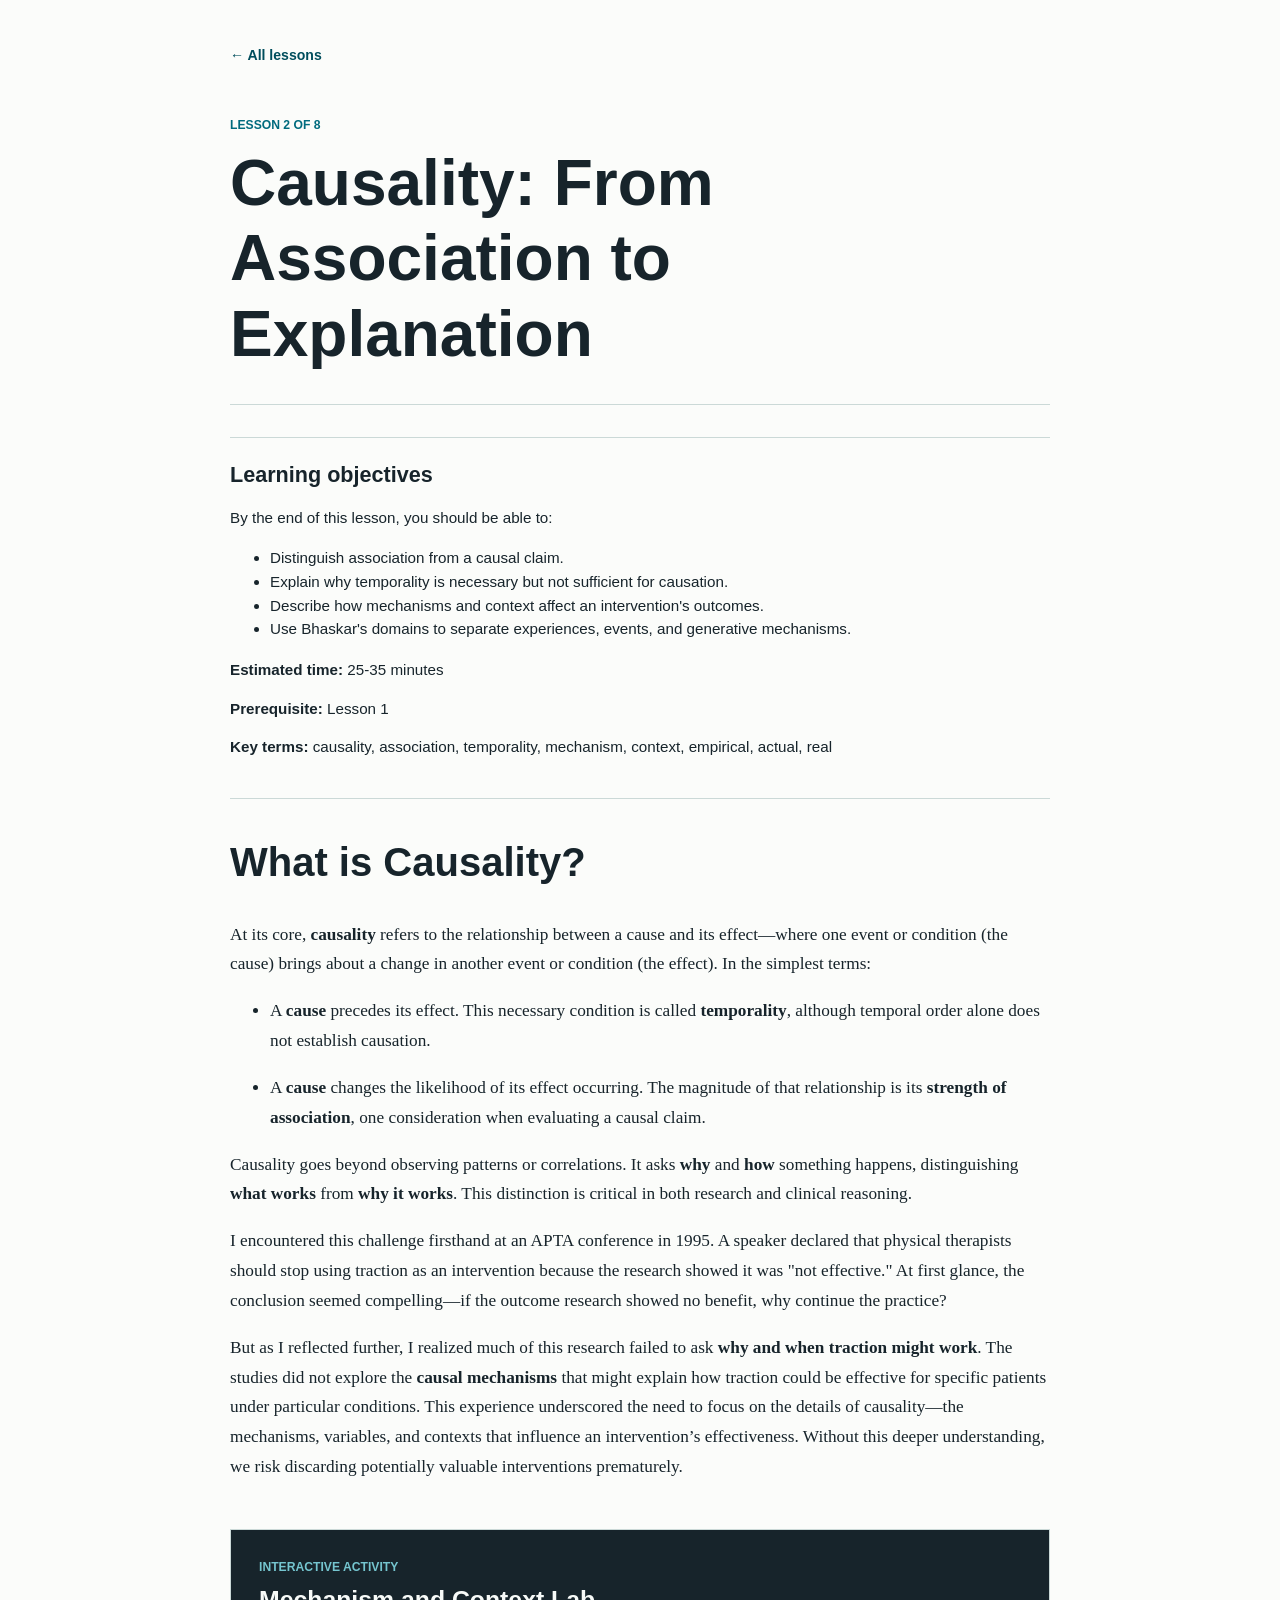
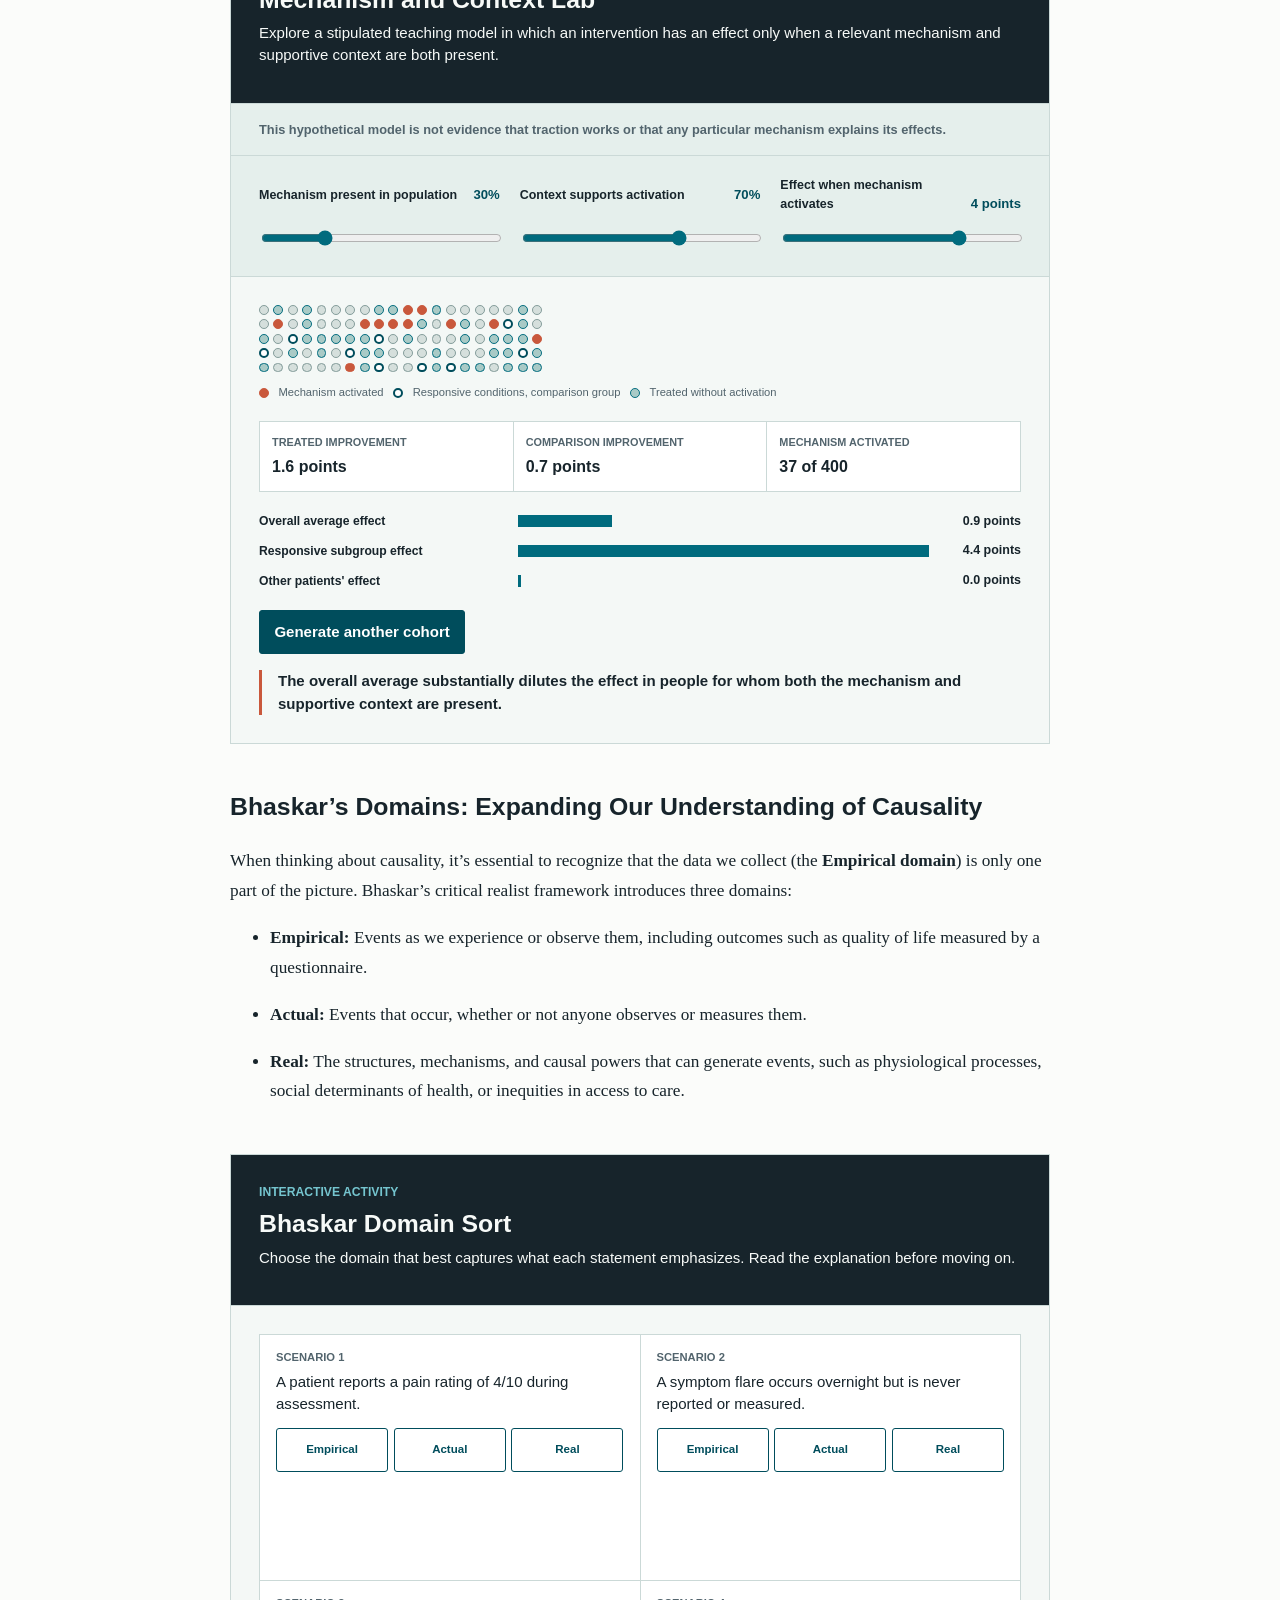
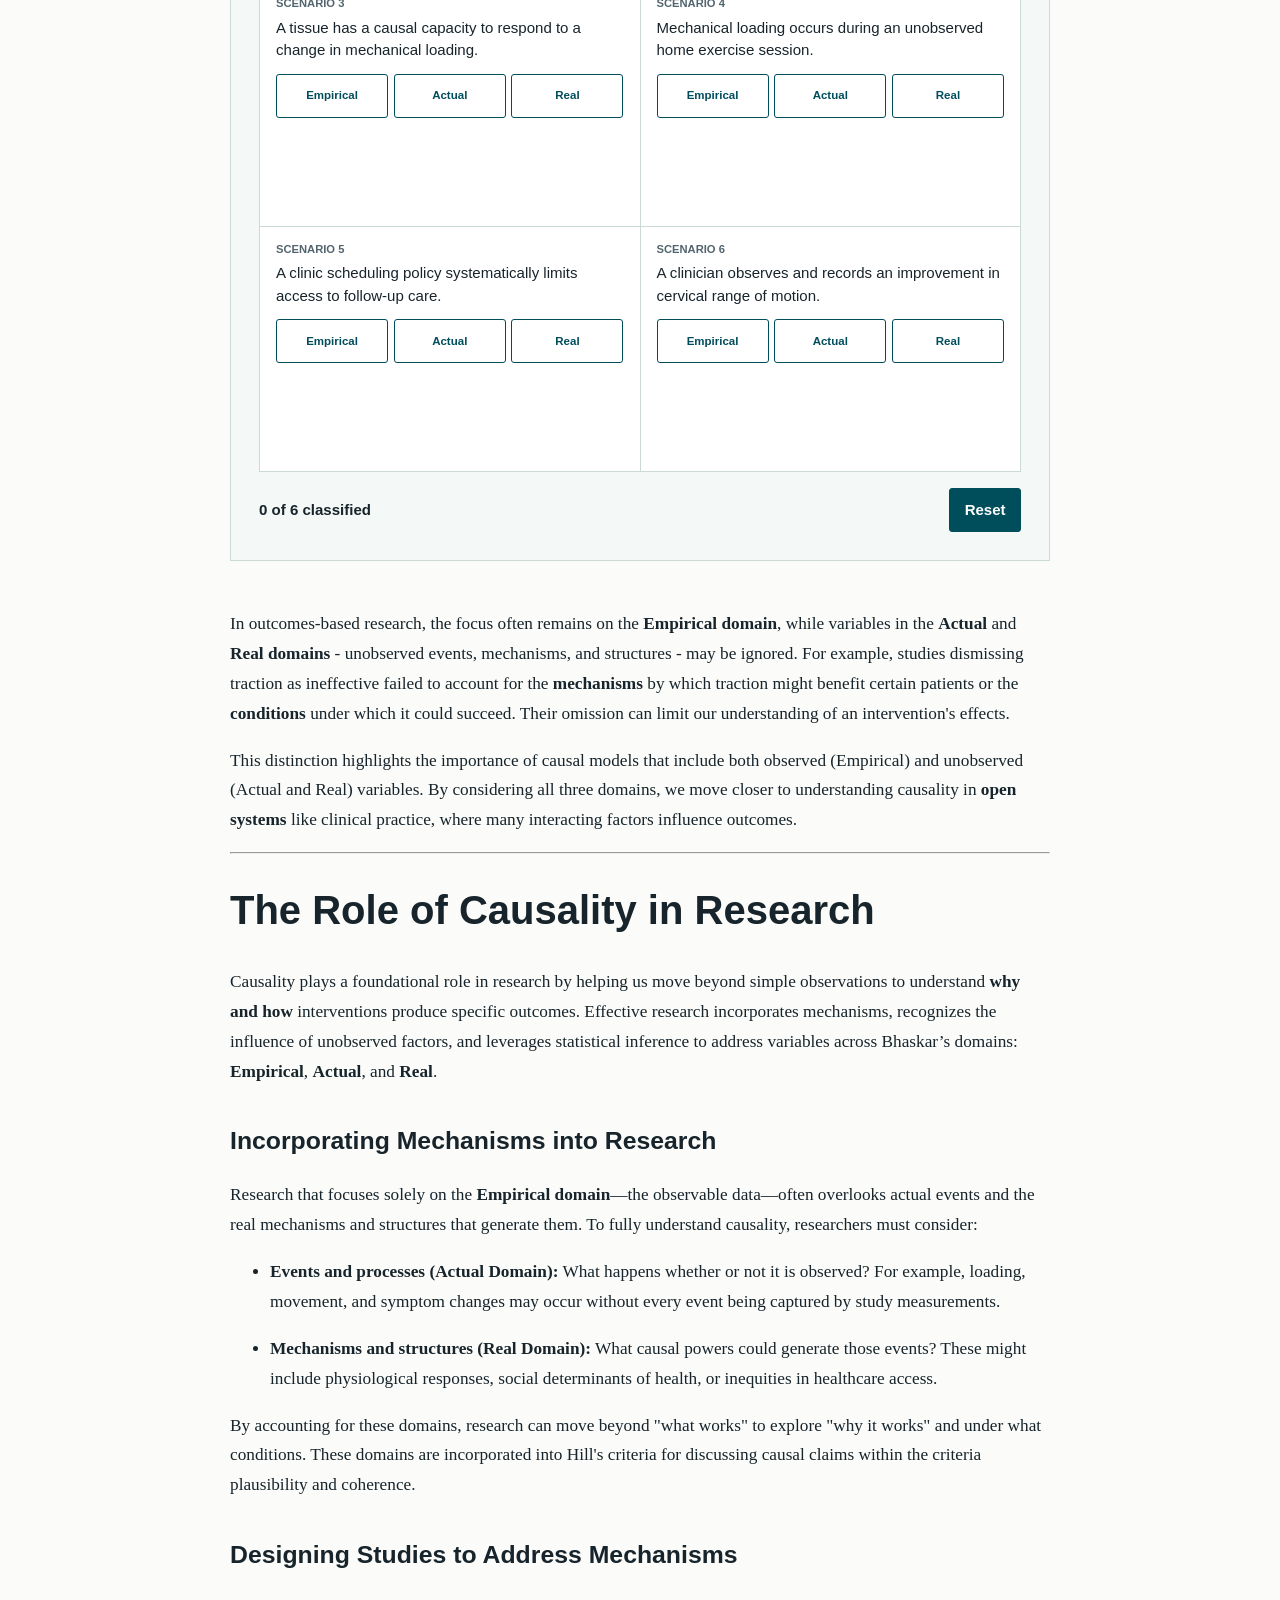
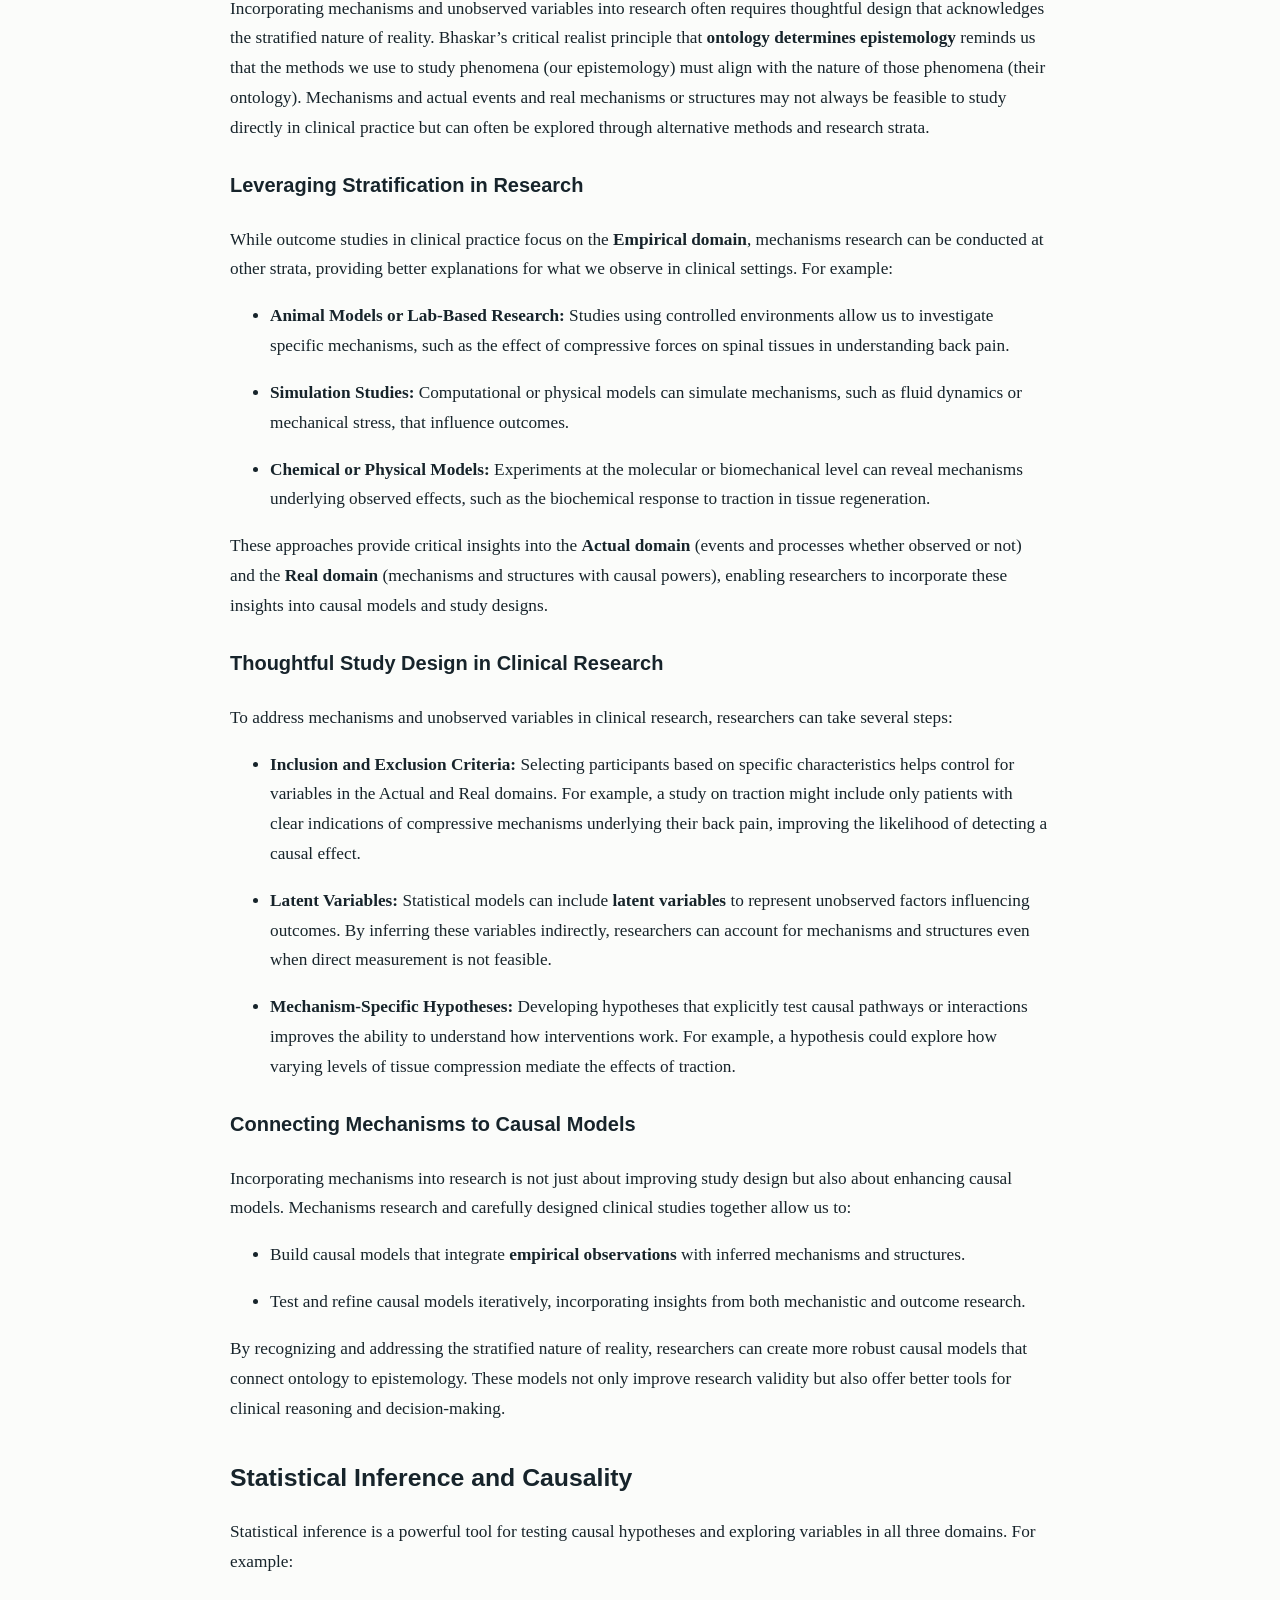
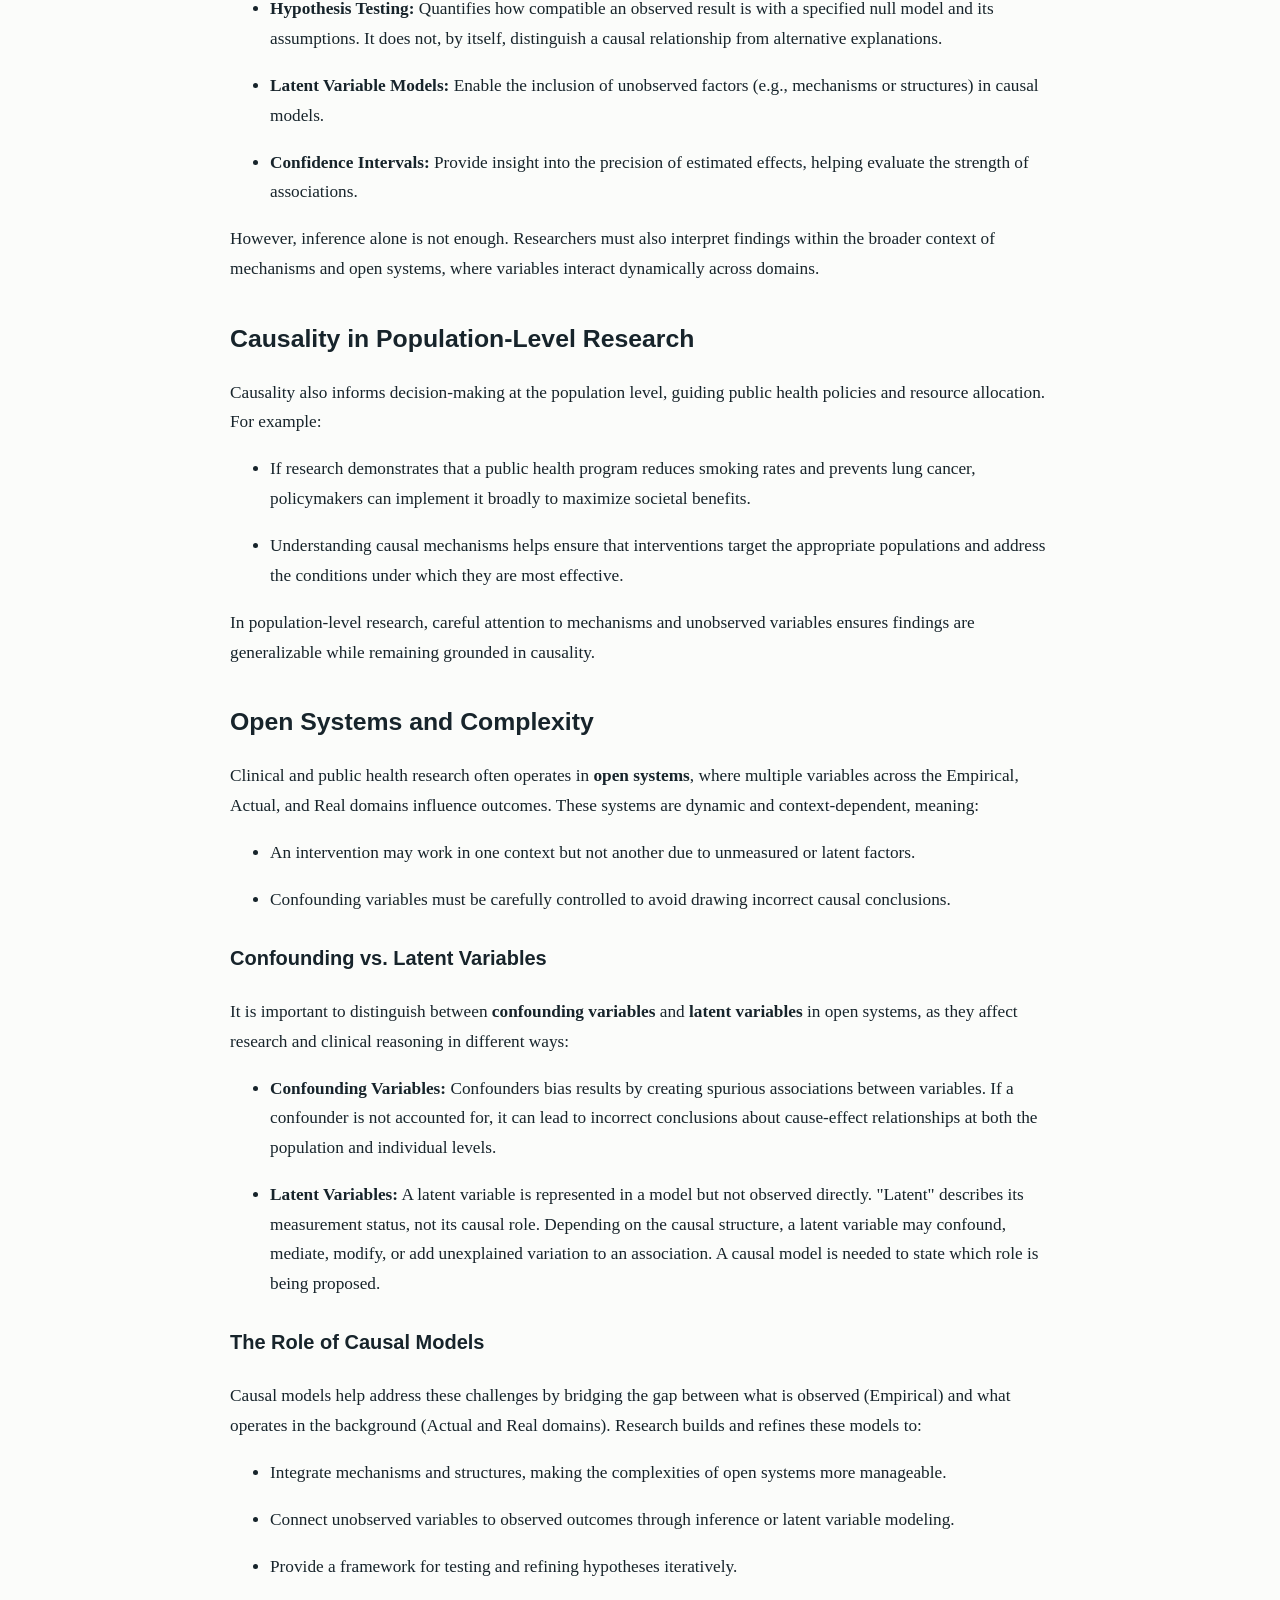
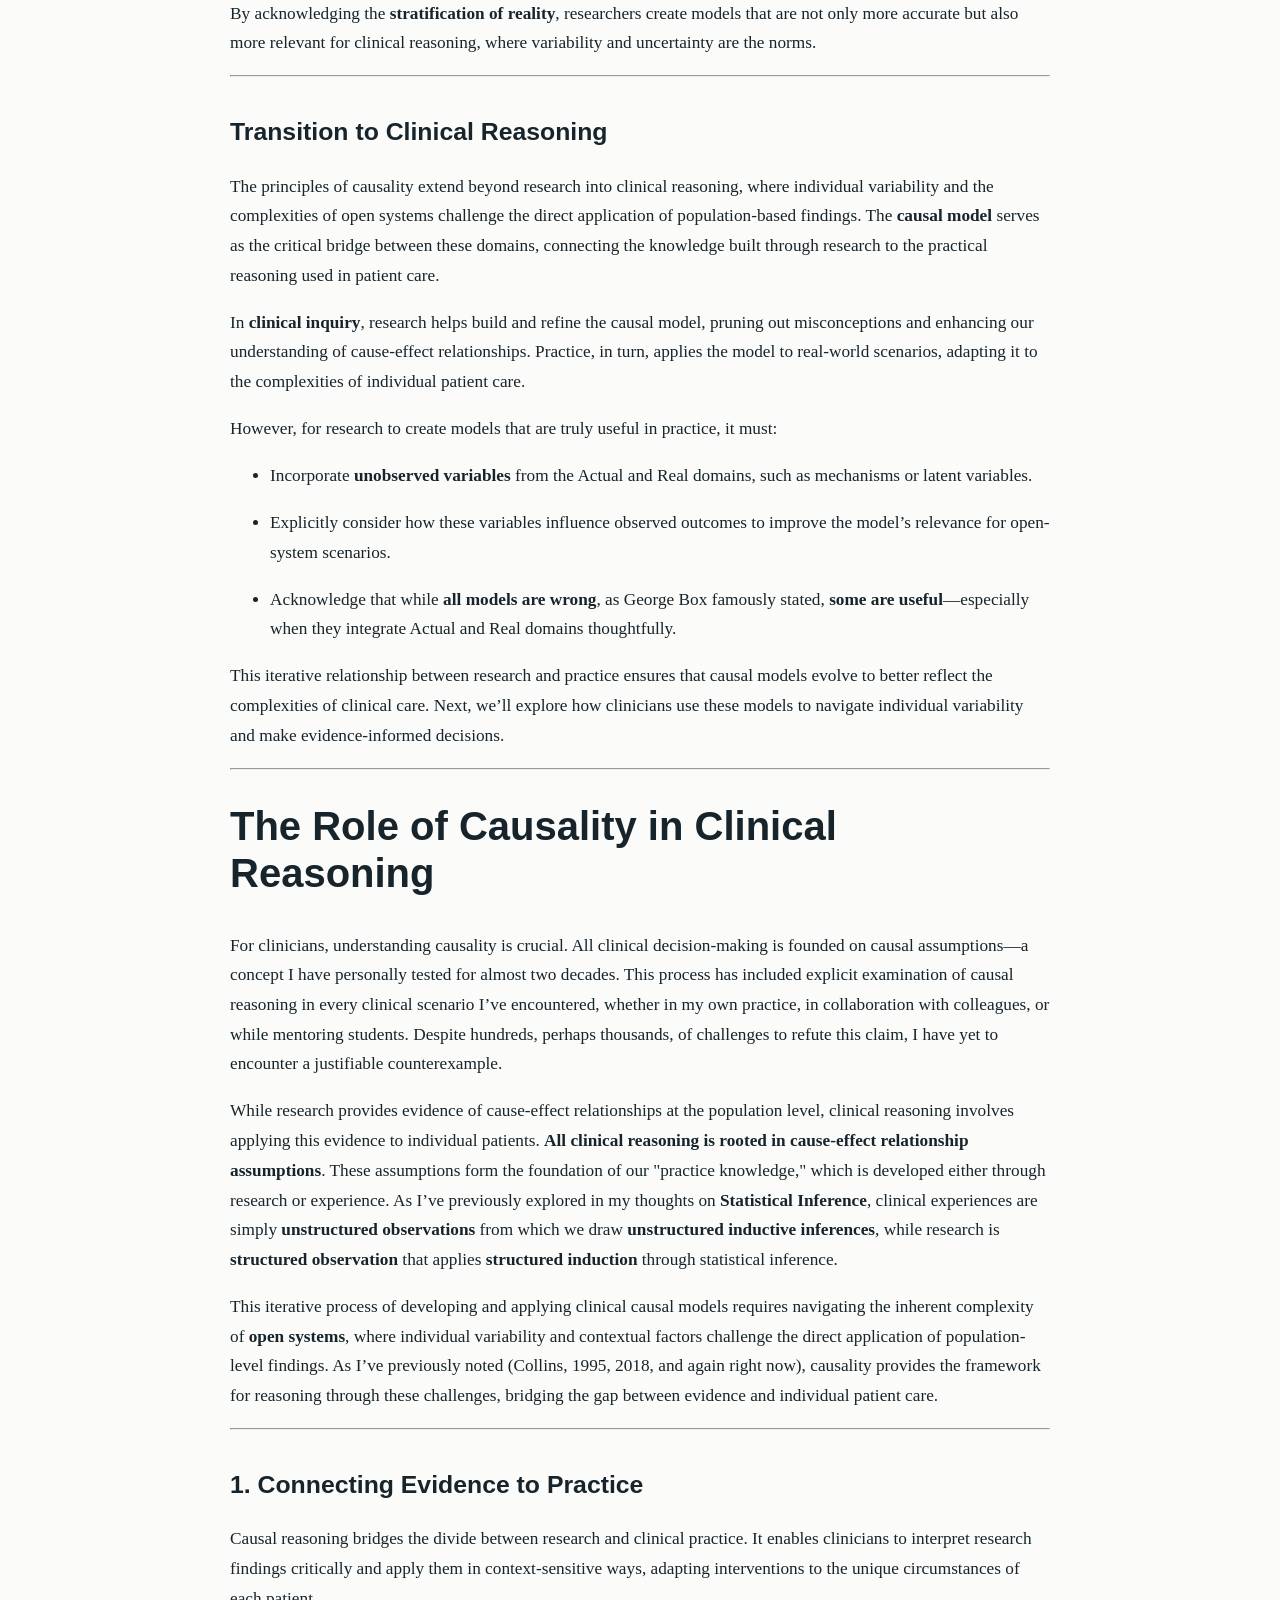
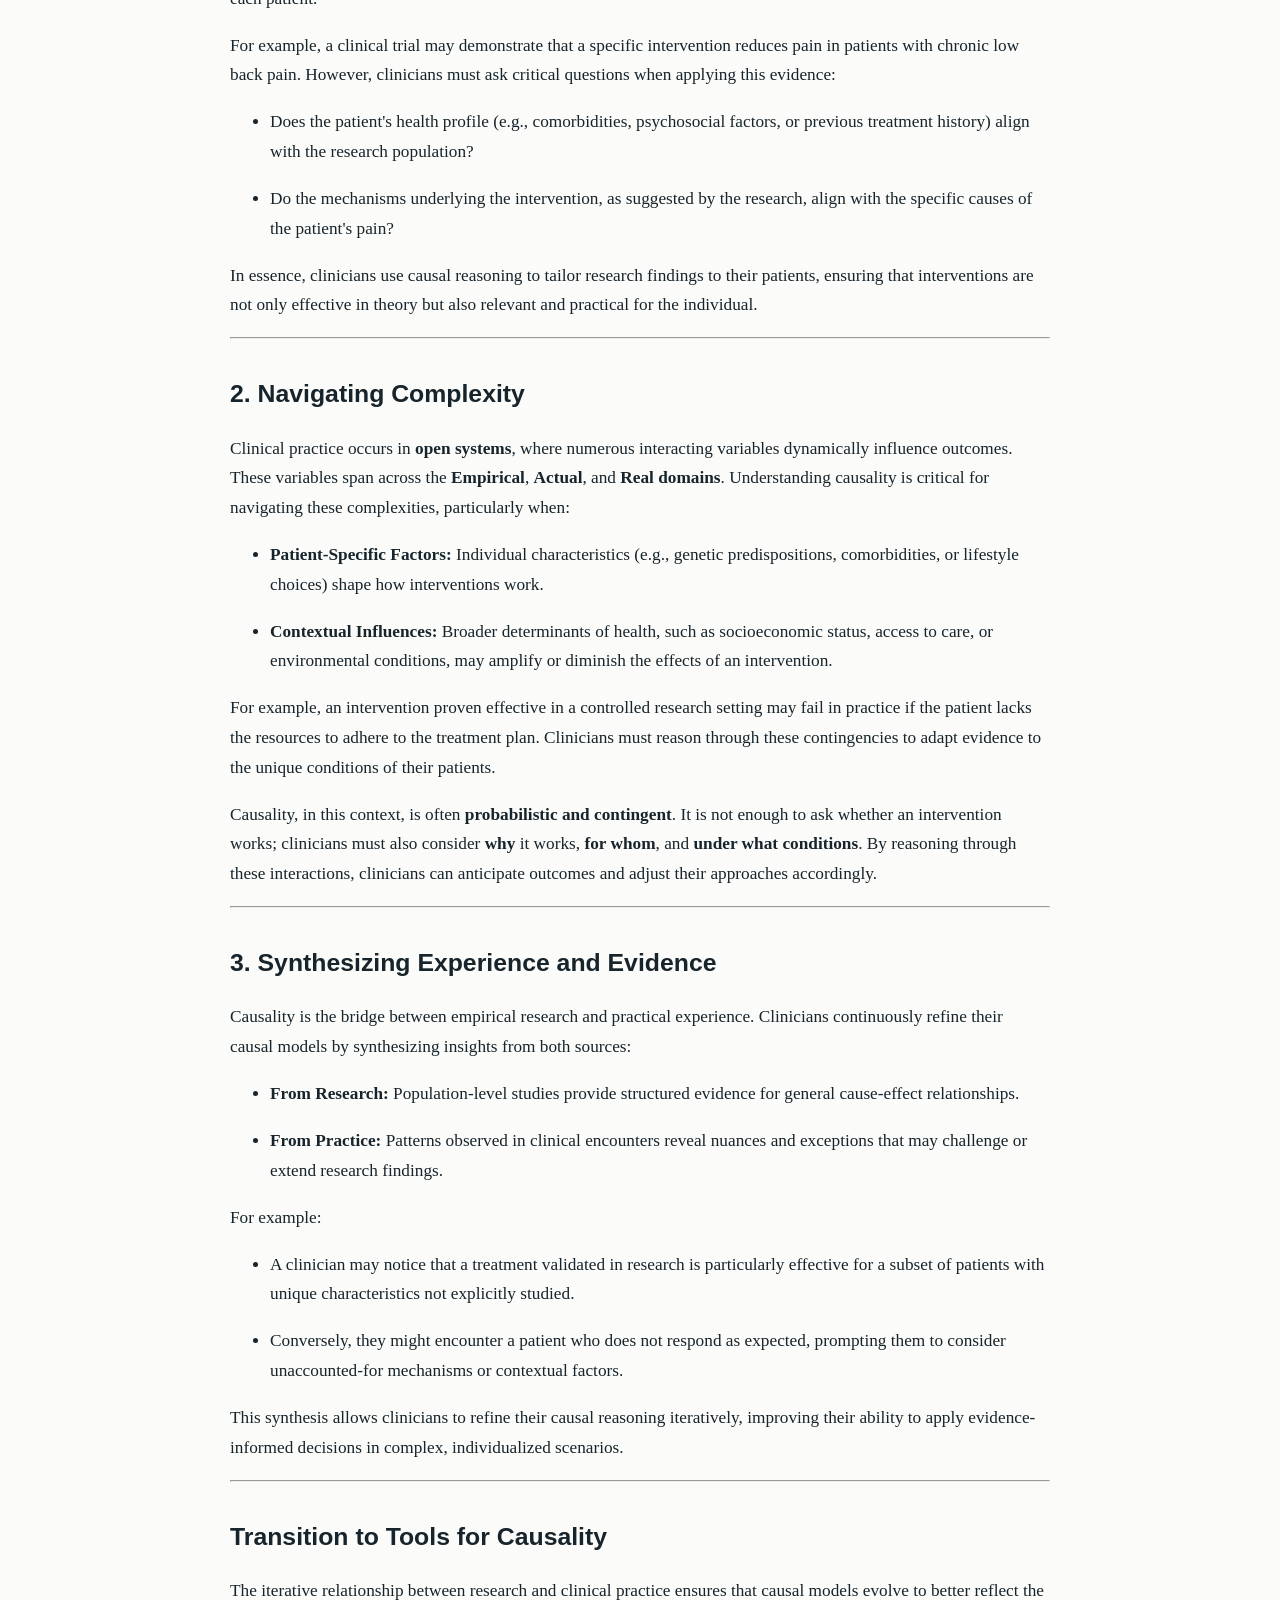
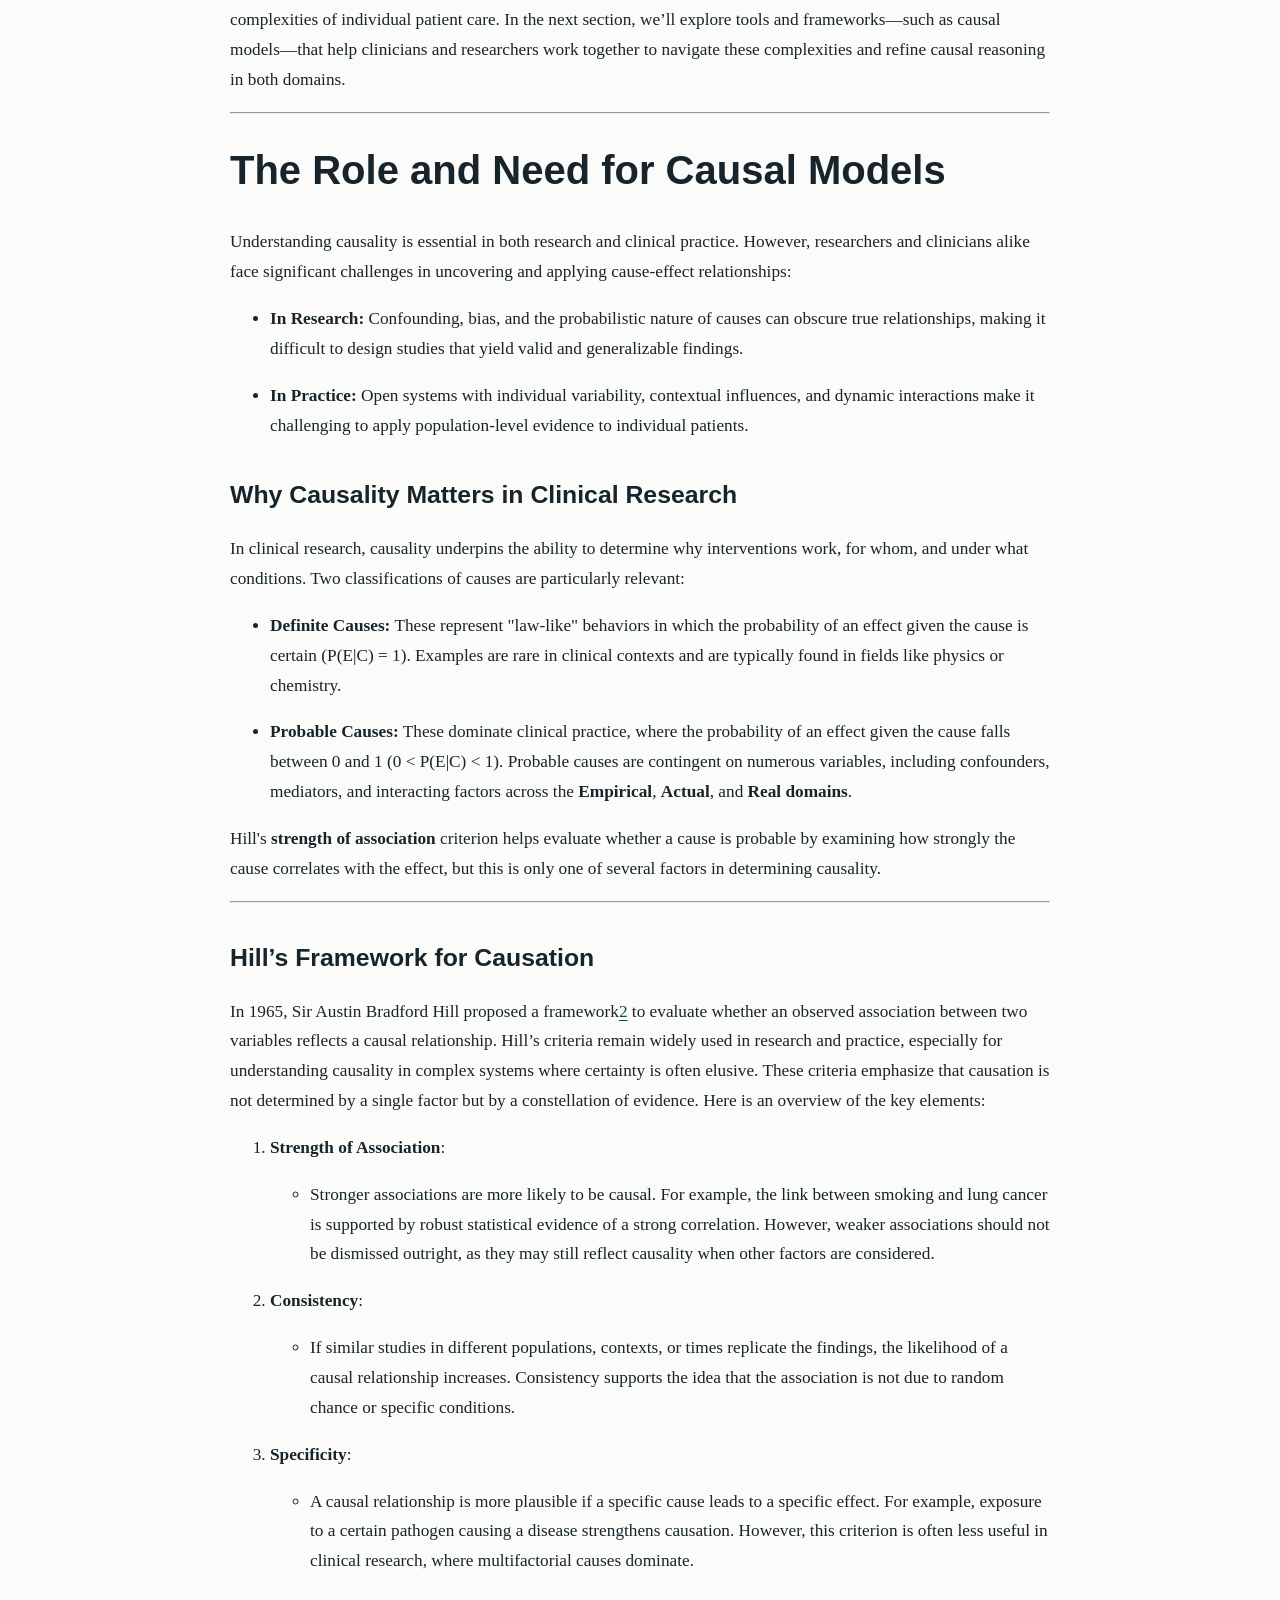
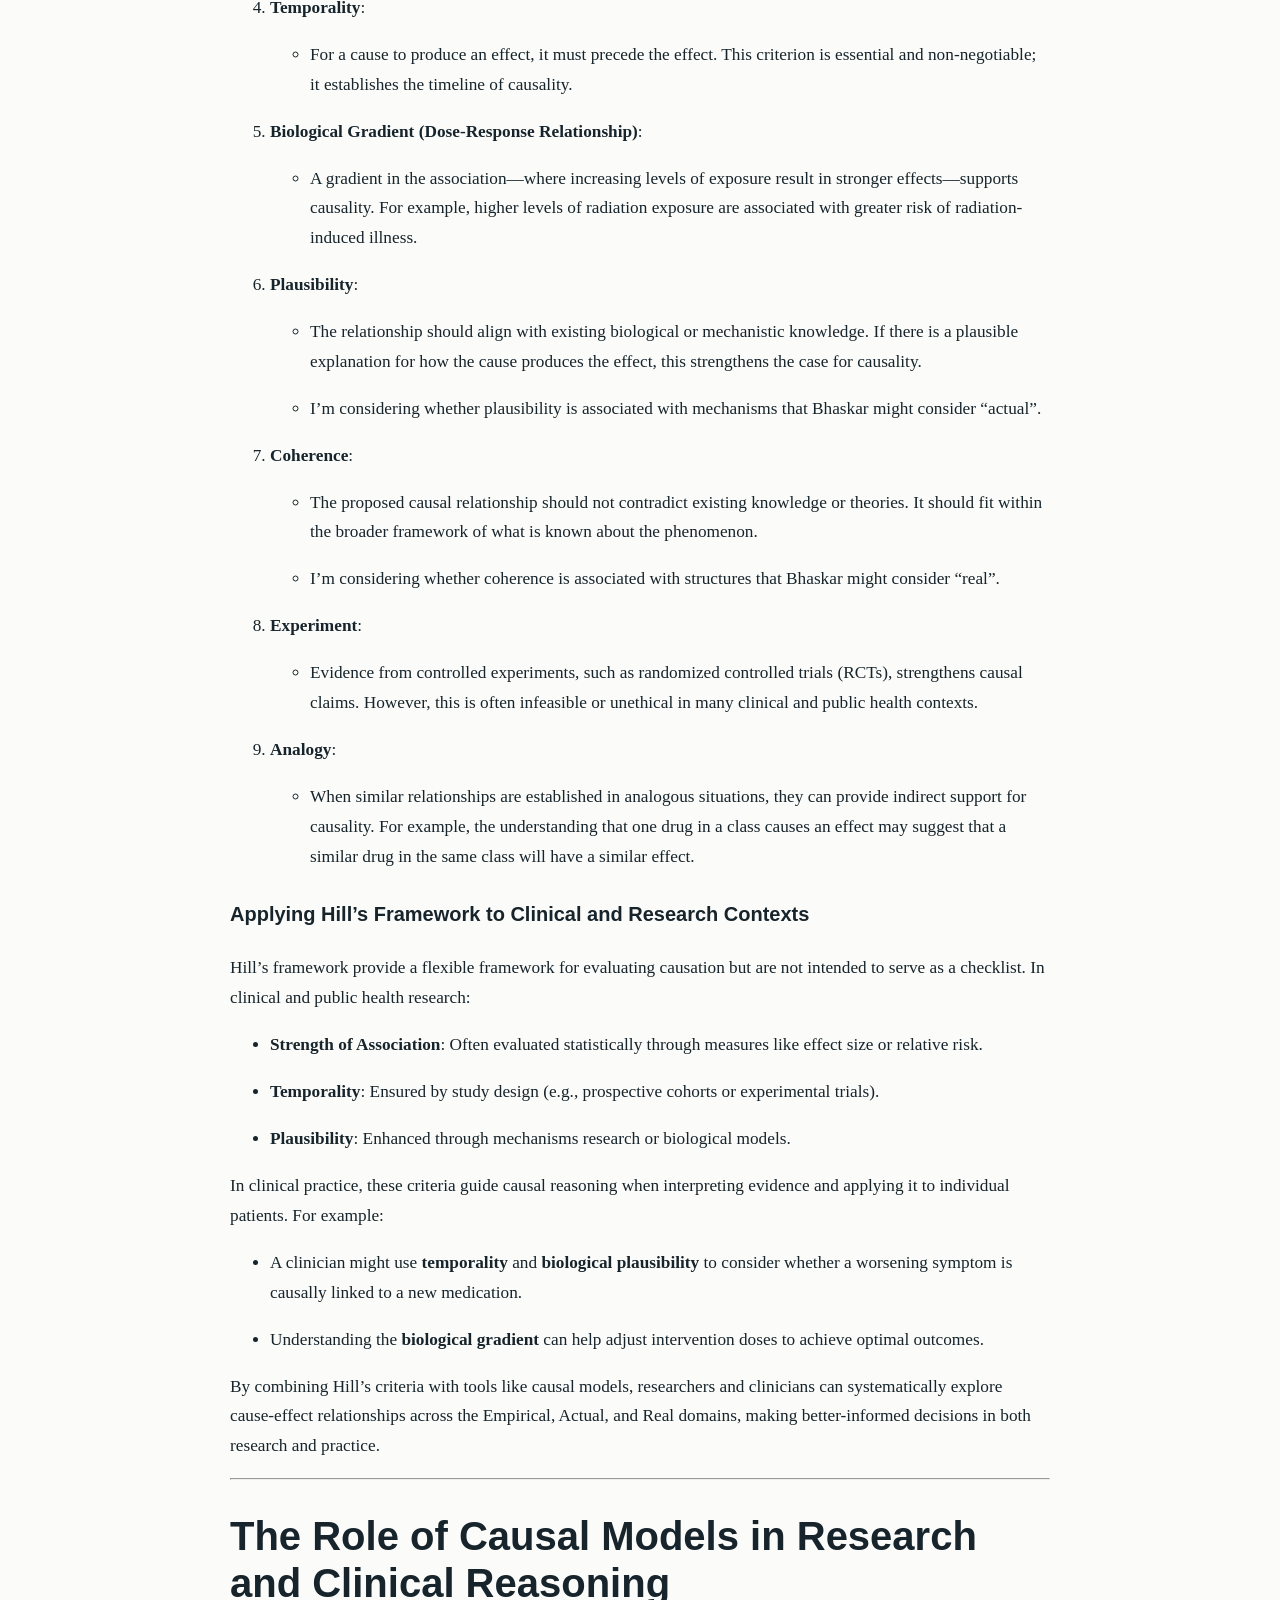
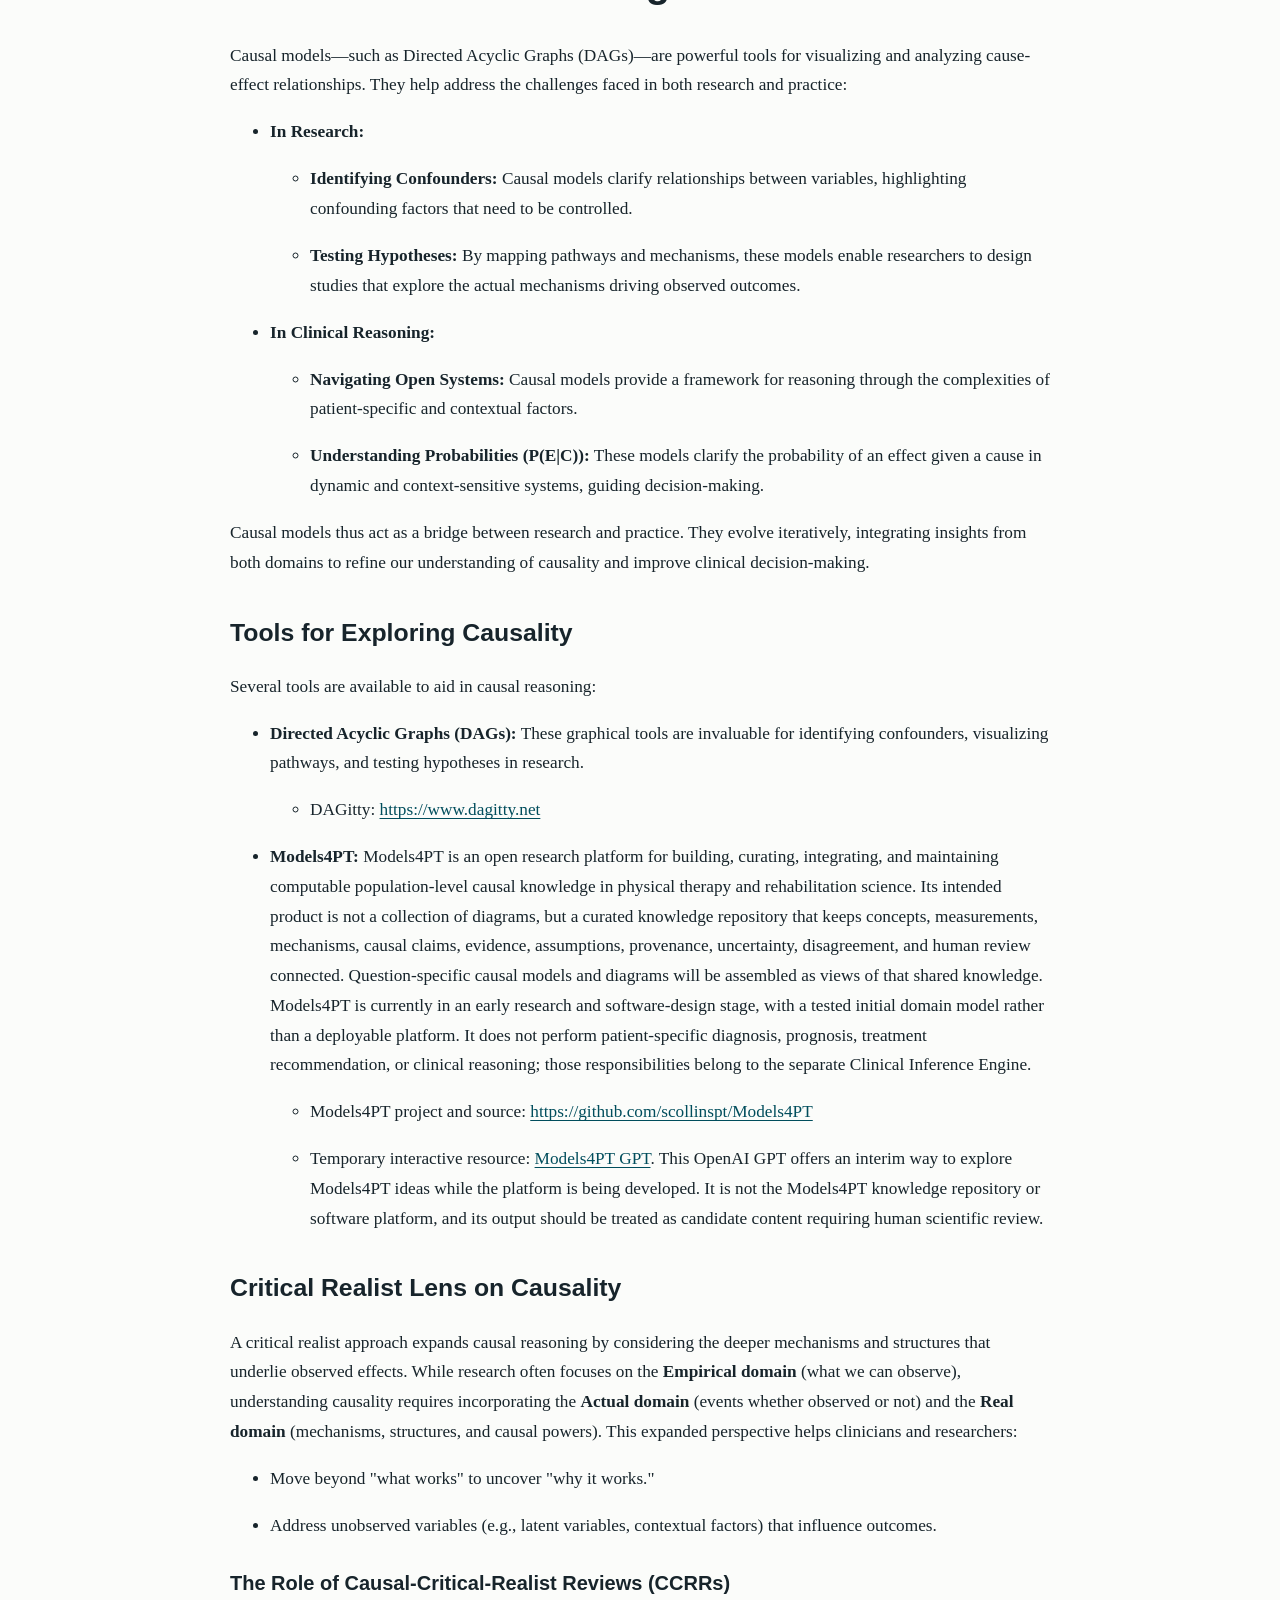
<file: lessons/lesson-2-understanding-causality-in-clinical.html>
<!doctype html>
<html lang="en">
  <head>
    <meta charset="utf-8" />
    <meta name="viewport" content="width=device-width, initial-scale=1" />
    <title>Causality: From Association to Explanation | stats4PT</title>
    <meta
      name="description"
      content="Distinguish association from causation and examine events, mechanisms, and context in clinical research."
    />
    <link
      rel="canonical"
      href="https://stats4pt.org/lessons/lesson-2-understanding-causality-in-clinical.html"
    />
    <meta property="og:type" content="article" />
    <meta property="og:site_name" content="stats4PT" />
    <meta
      property="og:title"
      content="Causality: From Association to Explanation | stats4PT"
    />
    <meta
      property="og:description"
      content="Distinguish association from causation and examine events, mechanisms, and context in clinical research."
    />
    <meta
      property="og:url"
      content="https://stats4pt.org/lessons/lesson-2-understanding-causality-in-clinical.html"
    />
    <meta
      property="og:image"
      content="https://stats4pt.org/img/Stats4PT_long.png"
    />
    <meta property="og:image:type" content="image/png" />
    <meta property="og:image:width" content="3169" />
    <meta property="og:image:height" content="734" />
    <meta
      property="og:image:alt"
      content="stats4PT logo with overlapping statistical distributions"
    />
    <link rel="stylesheet" href="../assets/styles.css" />
    <script src="../assets/causality-labs.js" defer></script>
  </head>
  <body>
    <header class="container lesson-header">
      <a class="back-link" href="../index.html">&larr; All lessons</a>
      <p class="eyebrow">Lesson 2 of 8</p>
      <h1>Causality: From Association to Explanation</h1>
    </header>
    <main class="container lesson-layout">
      <article class="lesson-content">
        <section class="lesson-overview">
          <h2>Learning objectives</h2>
          <p>By the end of this lesson, you should be able to:</p>
          <ul>
            <li>Distinguish association from a causal claim.</li>
            <li>
              Explain why temporality is necessary but not sufficient for
              causation.
            </li>
            <li>
              Describe how mechanisms and context affect an intervention's
              outcomes.
            </li>
            <li>
              Use Bhaskar's domains to separate experiences, events, and
              generative mechanisms.
            </li>
          </ul>
          <p><strong>Estimated time:</strong> 25-35 minutes</p>
          <p><strong>Prerequisite:</strong> Lesson 1</p>
          <p>
            <strong>Key terms:</strong> causality, association, temporality,
            mechanism, context, empirical, actual, real
          </p>
        </section>
        <h2>What is Causality?</h2>
        <p>
          At its core, <strong>causality</strong> refers to the relationship
          between a cause and its effect—where one event or condition (the
          cause) brings about a change in another event or condition (the
          effect). In the simplest terms:
        </p>
        <ul>
          <li>
            <p>
              A <strong>cause</strong> precedes its effect. This necessary
              condition is called <strong>temporality</strong>, although
              temporal order alone does not establish causation.
            </p>
          </li>
          <li>
            <p>
              A <strong>cause</strong> changes the likelihood of its effect
              occurring. The magnitude of that relationship is its
              <strong>strength of association</strong>, one consideration when
              evaluating a causal claim.
            </p>
          </li>
        </ul>
        <p>
          Causality goes beyond observing patterns or correlations. It asks
          <strong>why</strong> and <strong>how</strong> something happens,
          distinguishing <strong>what works</strong> from
          <strong>why it works</strong>. This distinction is critical in both
          research and clinical reasoning.
        </p>
        <p>
          I encountered this challenge firsthand at an APTA conference in 1995.
          A speaker declared that physical therapists should stop using traction
          as an intervention because the research showed it was "not effective."
          At first glance, the conclusion seemed compelling—if the outcome
          research showed no benefit, why continue the practice?
        </p>
        <p>
          But as I reflected further, I realized much of this research failed to
          ask <strong>why and when traction might work</strong>. The studies did
          not explore the <strong>causal mechanisms</strong> that might explain
          how traction could be effective for specific patients under particular
          conditions. This experience underscored the need to focus on the
          details of causality—the mechanisms, variables, and contexts that
          influence an intervention’s effectiveness. Without this deeper
          understanding, we risk discarding potentially valuable interventions
          prematurely.
        </p>
        <section
          class="causal-lab causal-lab--mechanism"
          data-mechanism-lab
          aria-labelledby="mechanism-lab-title"
        >
          <header class="causal-lab__header">
            <p class="eyebrow">Interactive activity</p>
            <h3 id="mechanism-lab-title">Mechanism and Context Lab</h3>
            <p>
              Explore a stipulated teaching model in which an intervention has
              an effect only when a relevant mechanism and supportive context
              are both present.
            </p>
          </header>
          <noscript>
            <p class="causal-lab__caveat">
              Without the simulation, compare two hypothetical populations in
              which the relevant mechanism is present in 30% versus 80% of
              patients. Consider how the overall average could change even if
              the effect among responsive patients remained the same.
            </p>
          </noscript>
          <p class="causal-lab__caveat">
            This hypothetical model is not evidence that traction works or that
            any particular mechanism explains its effects.
          </p>
          <div class="causal-lab__slider-grid">
            <label>
              Mechanism present in population
              <strong data-prevalence-value>30%</strong>
              <input
                type="range"
                min="10"
                max="90"
                step="5"
                value="30"
                data-mechanism-prevalence
              />
            </label>
            <label>
              Context supports activation
              <strong data-context-value>70%</strong>
              <input
                type="range"
                min="10"
                max="100"
                step="5"
                value="70"
                data-context-support
              />
            </label>
            <label>
              Effect when mechanism activates
              <strong data-effect-value>4 points</strong>
              <input
                type="range"
                min="1"
                max="5"
                step="0.5"
                value="4"
                data-activated-effect
              />
            </label>
          </div>
          <div class="causal-lab__body">
            <div
              class="causal-lab__cohort"
              data-mechanism-cohort
              role="img"
            ></div>
            <p class="causal-lab__legend" aria-hidden="true">
              <span class="causal-lab__person--activated"></span> Mechanism
              activated
              <span class="causal-lab__person--responsive"></span> Responsive
              conditions, comparison group
              <span class="causal-lab__person--treated"></span> Treated without
              activation
            </p>
            <dl class="causal-lab__metrics">
              <div>
                <dt>Treated improvement</dt>
                <dd data-mechanism-metric="treated"></dd>
              </div>
              <div>
                <dt>Comparison improvement</dt>
                <dd data-mechanism-metric="comparison"></dd>
              </div>
              <div>
                <dt>Mechanism activated</dt>
                <dd data-mechanism-metric="activated"></dd>
              </div>
            </dl>
            <div class="causal-lab__effect-chart">
              <div>
                <span>Overall average effect</span>
                <i data-effect-bar="overall"></i>
                <strong data-mechanism-metric="overall"></strong>
              </div>
              <div>
                <span>Responsive subgroup effect</span>
                <i data-effect-bar="responsive"></i>
                <strong data-mechanism-metric="responsive"></strong>
              </div>
              <div>
                <span>Other patients' effect</span>
                <i data-effect-bar="nonresponsive"></i>
                <strong data-mechanism-metric="nonresponsive"></strong>
              </div>
            </div>
            <button type="button" data-rerun-cohort>
              Generate another cohort
            </button>
            <p class="causal-lab__reflection" data-mechanism-interpretation></p>
          </div>
          <p
            class="causal-lab__status"
            data-mechanism-status
            aria-live="polite"
          ></p>
        </section>
        <h3>Bhaskar’s Domains: Expanding Our Understanding of Causality</h3>
        <p>
          When thinking about causality, it’s essential to recognize that the
          data we collect (the <strong>Empirical domain</strong>) is only one
          part of the picture. Bhaskar’s critical realist framework introduces
          three domains:
        </p>
        <ul>
          <li>
            <p>
              <strong>Empirical:</strong> Events as we experience or observe
              them, including outcomes such as quality of life measured by a
              questionnaire.
            </p>
          </li>
          <li>
            <p>
              <strong>Actual:</strong> Events that occur, whether or not anyone
              observes or measures them.
            </p>
          </li>
          <li>
            <p>
              <strong>Real:</strong> The structures, mechanisms, and causal
              powers that can generate events, such as physiological processes,
              social determinants of health, or inequities in access to care.
            </p>
          </li>
        </ul>
        <section
          class="causal-lab causal-lab--sort"
          data-domain-sort
          aria-labelledby="domain-sort-title"
        >
          <header class="causal-lab__header">
            <p class="eyebrow">Interactive activity</p>
            <h3 id="domain-sort-title">Bhaskar Domain Sort</h3>
            <p>
              Choose the domain that best captures what each statement
              emphasizes. Read the explanation before moving on.
            </p>
          </header>
          <noscript>
            <p class="causal-lab__caveat">
              This classification activity requires JavaScript. The domain
              definitions above provide the complete conceptual content.
            </p>
          </noscript>
          <div class="causal-lab__body">
            <div class="causal-lab__sort-grid" data-domain-items></div>
            <div class="causal-lab__sort-footer">
              <strong data-domain-progress>0 of 6 classified</strong>
              <button type="button" data-domain-reset>Reset</button>
            </div>
            <p class="causal-lab__reflection" data-domain-summary hidden></p>
          </div>
          <p
            class="causal-lab__status"
            data-domain-status
            aria-live="polite"
          ></p>
        </section>
        <p>
          In outcomes-based research, the focus often remains on the
          <strong>Empirical domain</strong>, while variables in the
          <strong>Actual</strong> and <strong>Real domains</strong> - unobserved
          events, mechanisms, and structures - may be ignored. For example,
          studies dismissing traction as ineffective failed to account for the
          <strong>mechanisms</strong> by which traction might benefit certain
          patients or the <strong>conditions</strong> under which it could
          succeed. Their omission can limit our understanding of an
          intervention's effects.
        </p>
        <p>
          This distinction highlights the importance of causal models that
          include both observed (Empirical) and unobserved (Actual and Real)
          variables. By considering all three domains, we move closer to
          understanding causality in <strong>open systems</strong> like clinical
          practice, where many interacting factors influence outcomes.
        </p>
        <div><hr /></div>
        <h2>The Role of Causality in Research</h2>
        <p>
          Causality plays a foundational role in research by helping us move
          beyond simple observations to understand
          <strong>why and how</strong> interventions produce specific outcomes.
          Effective research incorporates mechanisms, recognizes the influence
          of unobserved factors, and leverages statistical inference to address
          variables across Bhaskar’s domains: <strong>Empirical</strong>,
          <strong>Actual</strong>, and <strong>Real</strong>.
        </p>
        <h3>Incorporating Mechanisms into Research</h3>
        <p>
          Research that focuses solely on the
          <strong>Empirical domain</strong>—the observable data—often overlooks
          actual events and the real mechanisms and structures that generate
          them. To fully understand causality, researchers must consider:
        </p>
        <ul>
          <li>
            <p>
              <strong>Events and processes (Actual Domain):</strong> What
              happens whether or not it is observed? For example, loading,
              movement, and symptom changes may occur without every event being
              captured by study measurements.
            </p>
          </li>
          <li>
            <p>
              <strong>Mechanisms and structures (Real Domain):</strong> What
              causal powers could generate those events? These might include
              physiological responses, social determinants of health, or
              inequities in healthcare access.
            </p>
          </li>
        </ul>
        <p>
          By accounting for these domains, research can move beyond "what works"
          to explore "why it works" and under what conditions. These domains are
          incorporated into Hill's criteria for discussing causal claims within
          the criteria plausibility and coherence.
        </p>
        <h3>Designing Studies to Address Mechanisms</h3>
        <p>
          Incorporating mechanisms and unobserved variables into research often
          requires thoughtful design that acknowledges the stratified nature of
          reality. Bhaskar’s critical realist principle that
          <strong>ontology determines epistemology</strong> reminds us that the
          methods we use to study phenomena (our epistemology) must align with
          the nature of those phenomena (their ontology). Mechanisms and actual
          events and real mechanisms or structures may not always be feasible to
          study directly in clinical practice but can often be explored through
          alternative methods and research strata.
        </p>
        <h4>Leveraging Stratification in Research</h4>
        <p>
          While outcome studies in clinical practice focus on the
          <strong>Empirical domain</strong>, mechanisms research can be
          conducted at other strata, providing better explanations for what we
          observe in clinical settings. For example:
        </p>
        <ul>
          <li>
            <p>
              <strong>Animal Models or Lab-Based Research:</strong> Studies
              using controlled environments allow us to investigate specific
              mechanisms, such as the effect of compressive forces on spinal
              tissues in understanding back pain.
            </p>
          </li>
          <li>
            <p>
              <strong>Simulation Studies:</strong> Computational or physical
              models can simulate mechanisms, such as fluid dynamics or
              mechanical stress, that influence outcomes.
            </p>
          </li>
          <li>
            <p>
              <strong>Chemical or Physical Models:</strong> Experiments at the
              molecular or biomechanical level can reveal mechanisms underlying
              observed effects, such as the biochemical response to traction in
              tissue regeneration.
            </p>
          </li>
        </ul>
        <p>
          These approaches provide critical insights into the
          <strong>Actual domain</strong> (events and processes whether observed
          or not) and the <strong>Real domain</strong> (mechanisms and
          structures with causal powers), enabling researchers to incorporate
          these insights into causal models and study designs.
        </p>
        <h4>Thoughtful Study Design in Clinical Research</h4>
        <p>
          To address mechanisms and unobserved variables in clinical research,
          researchers can take several steps:
        </p>
        <ul>
          <li>
            <p>
              <strong>Inclusion and Exclusion Criteria:</strong> Selecting
              participants based on specific characteristics helps control for
              variables in the Actual and Real domains. For example, a study on
              traction might include only patients with clear indications of
              compressive mechanisms underlying their back pain, improving the
              likelihood of detecting a causal effect.
            </p>
          </li>
          <li>
            <p>
              <strong>Latent Variables:</strong> Statistical models can include
              <strong>latent variables</strong> to represent unobserved factors
              influencing outcomes. By inferring these variables indirectly,
              researchers can account for mechanisms and structures even when
              direct measurement is not feasible.
            </p>
          </li>
          <li>
            <p>
              <strong>Mechanism-Specific Hypotheses:</strong> Developing
              hypotheses that explicitly test causal pathways or interactions
              improves the ability to understand how interventions work. For
              example, a hypothesis could explore how varying levels of tissue
              compression mediate the effects of traction.
            </p>
          </li>
        </ul>
        <h4>Connecting Mechanisms to Causal Models</h4>
        <p>
          Incorporating mechanisms into research is not just about improving
          study design but also about enhancing causal models. Mechanisms
          research and carefully designed clinical studies together allow us to:
        </p>
        <ul>
          <li>
            <p>
              Build causal models that integrate
              <strong>empirical observations</strong> with inferred mechanisms
              and structures.
            </p>
          </li>
          <li>
            <p>
              Test and refine causal models iteratively, incorporating insights
              from both mechanistic and outcome research.
            </p>
          </li>
        </ul>
        <p>
          By recognizing and addressing the stratified nature of reality,
          researchers can create more robust causal models that connect ontology
          to epistemology. These models not only improve research validity but
          also offer better tools for clinical reasoning and decision-making.
        </p>
        <h3>Statistical Inference and Causality</h3>
        <p>
          Statistical inference is a powerful tool for testing causal hypotheses
          and exploring variables in all three domains. For example:
        </p>
        <ul>
          <li>
            <p>
              <strong>Hypothesis Testing:</strong> Quantifies how compatible an
              observed result is with a specified null model and its
              assumptions. It does not, by itself, distinguish a causal
              relationship from alternative explanations.
            </p>
          </li>
          <li>
            <p>
              <strong>Latent Variable Models:</strong> Enable the inclusion of
              unobserved factors (e.g., mechanisms or structures) in causal
              models.
            </p>
          </li>
          <li>
            <p>
              <strong>Confidence Intervals:</strong> Provide insight into the
              precision of estimated effects, helping evaluate the strength of
              associations.
            </p>
          </li>
        </ul>
        <p>
          However, inference alone is not enough. Researchers must also
          interpret findings within the broader context of mechanisms and open
          systems, where variables interact dynamically across domains.
        </p>
        <h3>Causality in Population-Level Research</h3>
        <p>
          Causality also informs decision-making at the population level,
          guiding public health policies and resource allocation. For example:
        </p>
        <ul>
          <li>
            <p>
              If research demonstrates that a public health program reduces
              smoking rates and prevents lung cancer, policymakers can implement
              it broadly to maximize societal benefits.
            </p>
          </li>
          <li>
            <p>
              Understanding causal mechanisms helps ensure that interventions
              target the appropriate populations and address the conditions
              under which they are most effective.
            </p>
          </li>
        </ul>
        <p>
          In population-level research, careful attention to mechanisms and
          unobserved variables ensures findings are generalizable while
          remaining grounded in causality.
        </p>
        <h3>Open Systems and Complexity</h3>
        <p>
          Clinical and public health research often operates in
          <strong>open systems</strong>, where multiple variables across the
          Empirical, Actual, and Real domains influence outcomes. These systems
          are dynamic and context-dependent, meaning:
        </p>
        <ul>
          <li>
            <p>
              An intervention may work in one context but not another due to
              unmeasured or latent factors.
            </p>
          </li>
          <li>
            <p>
              Confounding variables must be carefully controlled to avoid
              drawing incorrect causal conclusions.
            </p>
          </li>
        </ul>
        <h4>Confounding vs. Latent Variables</h4>
        <p>
          It is important to distinguish between
          <strong>confounding variables</strong> and
          <strong>latent variables</strong> in open systems, as they affect
          research and clinical reasoning in different ways:
        </p>
        <ul>
          <li>
            <p>
              <strong>Confounding Variables:</strong> Confounders bias results
              by creating spurious associations between variables. If a
              confounder is not accounted for, it can lead to incorrect
              conclusions about cause-effect relationships at both the
              population and individual levels.
            </p>
          </li>
          <li>
            <p>
              <strong>Latent Variables:</strong> A latent variable is
              represented in a model but not observed directly. "Latent"
              describes its measurement status, not its causal role. Depending
              on the causal structure, a latent variable may confound, mediate,
              modify, or add unexplained variation to an association. A causal
              model is needed to state which role is being proposed.
            </p>
          </li>
        </ul>
        <h4>The Role of Causal Models</h4>
        <p>
          Causal models help address these challenges by bridging the gap
          between what is observed (Empirical) and what operates in the
          background (Actual and Real domains). Research builds and refines
          these models to:
        </p>
        <ul>
          <li>
            <p>
              Integrate mechanisms and structures, making the complexities of
              open systems more manageable.
            </p>
          </li>
          <li>
            <p>
              Connect unobserved variables to observed outcomes through
              inference or latent variable modeling.
            </p>
          </li>
          <li>
            <p>
              Provide a framework for testing and refining hypotheses
              iteratively.
            </p>
          </li>
        </ul>
        <p>
          By acknowledging the <strong>stratification of reality</strong>,
          researchers create models that are not only more accurate but also
          more relevant for clinical reasoning, where variability and
          uncertainty are the norms.
        </p>
        <div><hr /></div>
        <h3>Transition to Clinical Reasoning</h3>
        <p>
          The principles of causality extend beyond research into clinical
          reasoning, where individual variability and the complexities of open
          systems challenge the direct application of population-based findings.
          The <strong>causal model</strong> serves as the critical bridge
          between these domains, connecting the knowledge built through research
          to the practical reasoning used in patient care.
        </p>
        <p>
          In <strong>clinical inquiry</strong>, research helps build and refine
          the causal model, pruning out misconceptions and enhancing our
          understanding of cause-effect relationships. Practice, in turn,
          applies the model to real-world scenarios, adapting it to the
          complexities of individual patient care.
        </p>
        <p>
          However, for research to create models that are truly useful in
          practice, it must:
        </p>
        <ul>
          <li>
            <p>
              Incorporate <strong>unobserved variables</strong> from the Actual
              and Real domains, such as mechanisms or latent variables.
            </p>
          </li>
          <li>
            <p>
              Explicitly consider how these variables influence observed
              outcomes to improve the model’s relevance for open-system
              scenarios.
            </p>
          </li>
          <li>
            <p>
              Acknowledge that while <strong>all models are wrong</strong>, as
              George Box famously stated,
              <strong>some are useful</strong>—especially when they integrate
              Actual and Real domains thoughtfully.
            </p>
          </li>
        </ul>
        <p>
          This iterative relationship between research and practice ensures that
          causal models evolve to better reflect the complexities of clinical
          care. Next, we’ll explore how clinicians use these models to navigate
          individual variability and make evidence-informed decisions.
        </p>
        <div><hr /></div>
        <h2>The Role of Causality in Clinical Reasoning</h2>
        <p>
          For clinicians, understanding causality is crucial. All clinical
          decision-making is founded on causal assumptions—a concept I have
          personally tested for almost two decades. This process has included
          explicit examination of causal reasoning in every clinical scenario
          I’ve encountered, whether in my own practice, in collaboration with
          colleagues, or while mentoring students. Despite hundreds, perhaps
          thousands, of challenges to refute this claim, I have yet to encounter
          a justifiable counterexample.
        </p>
        <p>
          While research provides evidence of cause-effect relationships at the
          population level, clinical reasoning involves applying this evidence
          to individual patients.
          <strong
            >All clinical reasoning is rooted in cause-effect relationship
            assumptions</strong
          >. These assumptions form the foundation of our "practice knowledge,"
          which is developed either through research or experience. As I’ve
          previously explored in my thoughts on
          <strong>Statistical Inference</strong>, clinical experiences are
          simply <strong>unstructured observations</strong> from which we draw
          <strong>unstructured inductive inferences</strong>, while research is
          <strong>structured observation</strong> that applies
          <strong>structured induction</strong> through statistical inference.
        </p>
        <p>
          This iterative process of developing and applying clinical causal
          models requires navigating the inherent complexity of
          <strong>open systems</strong>, where individual variability and
          contextual factors challenge the direct application of
          population-level findings. As I’ve previously noted (Collins, 1995,
          2018, and again right now), causality provides the framework for
          reasoning through these challenges, bridging the gap between evidence
          and individual patient care.
        </p>
        <div><hr /></div>
        <h3>1. Connecting Evidence to Practice</h3>
        <p>
          Causal reasoning bridges the divide between research and clinical
          practice. It enables clinicians to interpret research findings
          critically and apply them in context-sensitive ways, adapting
          interventions to the unique circumstances of each patient.
        </p>
        <p>
          For example, a clinical trial may demonstrate that a specific
          intervention reduces pain in patients with chronic low back pain.
          However, clinicians must ask critical questions when applying this
          evidence:
        </p>
        <ul>
          <li>
            <p>
              Does the patient's health profile (e.g., comorbidities,
              psychosocial factors, or previous treatment history) align with
              the research population?
            </p>
          </li>
          <li>
            <p>
              Do the mechanisms underlying the intervention, as suggested by the
              research, align with the specific causes of the patient's pain?
            </p>
          </li>
        </ul>
        <p>
          In essence, clinicians use causal reasoning to tailor research
          findings to their patients, ensuring that interventions are not only
          effective in theory but also relevant and practical for the
          individual.
        </p>
        <div><hr /></div>
        <h3>2. Navigating Complexity</h3>
        <p>
          Clinical practice occurs in <strong>open systems</strong>, where
          numerous interacting variables dynamically influence outcomes. These
          variables span across the <strong>Empirical</strong>,
          <strong>Actual</strong>, and <strong>Real domains</strong>.
          Understanding causality is critical for navigating these complexities,
          particularly when:
        </p>
        <ul>
          <li>
            <p>
              <strong>Patient-Specific Factors:</strong> Individual
              characteristics (e.g., genetic predispositions, comorbidities, or
              lifestyle choices) shape how interventions work.
            </p>
          </li>
          <li>
            <p>
              <strong>Contextual Influences:</strong> Broader determinants of
              health, such as socioeconomic status, access to care, or
              environmental conditions, may amplify or diminish the effects of
              an intervention.
            </p>
          </li>
        </ul>
        <p>
          For example, an intervention proven effective in a controlled research
          setting may fail in practice if the patient lacks the resources to
          adhere to the treatment plan. Clinicians must reason through these
          contingencies to adapt evidence to the unique conditions of their
          patients.
        </p>
        <p>
          Causality, in this context, is often
          <strong>probabilistic and contingent</strong>. It is not enough to ask
          whether an intervention works; clinicians must also consider
          <strong>why</strong> it works, <strong>for whom</strong>, and
          <strong>under what conditions</strong>. By reasoning through these
          interactions, clinicians can anticipate outcomes and adjust their
          approaches accordingly.
        </p>
        <div><hr /></div>
        <h3>3. Synthesizing Experience and Evidence</h3>
        <p>
          Causality is the bridge between empirical research and practical
          experience. Clinicians continuously refine their causal models by
          synthesizing insights from both sources:
        </p>
        <ul>
          <li>
            <p>
              <strong>From Research:</strong> Population-level studies provide
              structured evidence for general cause-effect relationships.
            </p>
          </li>
          <li>
            <p>
              <strong>From Practice:</strong> Patterns observed in clinical
              encounters reveal nuances and exceptions that may challenge or
              extend research findings.
            </p>
          </li>
        </ul>
        <p>For example:</p>
        <ul>
          <li>
            <p>
              A clinician may notice that a treatment validated in research is
              particularly effective for a subset of patients with unique
              characteristics not explicitly studied.
            </p>
          </li>
          <li>
            <p>
              Conversely, they might encounter a patient who does not respond as
              expected, prompting them to consider unaccounted-for mechanisms or
              contextual factors.
            </p>
          </li>
        </ul>
        <p>
          This synthesis allows clinicians to refine their causal reasoning
          iteratively, improving their ability to apply evidence-informed
          decisions in complex, individualized scenarios.
        </p>
        <div><hr /></div>
        <h3>Transition to Tools for Causality</h3>
        <p>
          The iterative relationship between research and clinical practice
          ensures that causal models evolve to better reflect the complexities
          of individual patient care. In the next section, we’ll explore tools
          and frameworks—such as causal models—that help clinicians and
          researchers work together to navigate these complexities and refine
          causal reasoning in both domains.
        </p>
        <div><hr /></div>
        <h2>The Role and Need for Causal Models</h2>
        <p>
          Understanding causality is essential in both research and clinical
          practice. However, researchers and clinicians alike face significant
          challenges in uncovering and applying cause-effect relationships:
        </p>
        <ul>
          <li>
            <p>
              <strong>In Research:</strong> Confounding, bias, and the
              probabilistic nature of causes can obscure true relationships,
              making it difficult to design studies that yield valid and
              generalizable findings.
            </p>
          </li>
          <li>
            <p>
              <strong>In Practice:</strong> Open systems with individual
              variability, contextual influences, and dynamic interactions make
              it challenging to apply population-level evidence to individual
              patients.
            </p>
          </li>
        </ul>
        <h3>Why Causality Matters in Clinical Research</h3>
        <p>
          In clinical research, causality underpins the ability to determine why
          interventions work, for whom, and under what conditions. Two
          classifications of causes are particularly relevant:
        </p>
        <ul>
          <li>
            <p>
              <strong>Definite Causes:</strong> These represent "law-like"
              behaviors in which the probability of an effect given the cause is
              certain (P(E|C) = 1). Examples are rare in clinical contexts and
              are typically found in fields like physics or chemistry.
            </p>
          </li>
          <li>
            <p>
              <strong>Probable Causes:</strong> These dominate clinical
              practice, where the probability of an effect given the cause falls
              between 0 and 1 (0 &lt; P(E|C) &lt; 1). Probable causes are
              contingent on numerous variables, including confounders,
              mediators, and interacting factors across the
              <strong>Empirical</strong>, <strong>Actual</strong>, and
              <strong>Real domains</strong>.
            </p>
          </li>
        </ul>
        <p>
          Hill's <strong>strength of association</strong> criterion helps
          evaluate whether a cause is probable by examining how strongly the
          cause correlates with the effect, but this is only one of several
          factors in determining causality.
        </p>
        <div><hr /></div>
        <h3>Hill’s Framework for Causation</h3>
        <p>
          In 1965, Sir Austin Bradford Hill proposed a framework<a
            class="footnote-anchor"
            data-component-name="FootnoteAnchorToDOM"
            id="footnote-anchor-2"
            href="#footnote-2"
            target="_self"
            >2</a
          >
          to evaluate whether an observed association between two variables
          reflects a causal relationship. Hill’s criteria remain widely used in
          research and practice, especially for understanding causality in
          complex systems where certainty is often elusive. These criteria
          emphasize that causation is not determined by a single factor but by a
          constellation of evidence. Here is an overview of the key elements:
        </p>
        <ol>
          <li>
            <p><strong>Strength of Association</strong>:</p>
            <ul>
              <li>
                <p>
                  Stronger associations are more likely to be causal. For
                  example, the link between smoking and lung cancer is supported
                  by robust statistical evidence of a strong correlation.
                  However, weaker associations should not be dismissed outright,
                  as they may still reflect causality when other factors are
                  considered.
                </p>
              </li>
            </ul>
          </li>
          <li>
            <p><strong>Consistency</strong>:</p>
            <ul>
              <li>
                <p>
                  If similar studies in different populations, contexts, or
                  times replicate the findings, the likelihood of a causal
                  relationship increases. Consistency supports the idea that the
                  association is not due to random chance or specific
                  conditions.
                </p>
              </li>
            </ul>
          </li>
          <li>
            <p><strong>Specificity</strong>:</p>
            <ul>
              <li>
                <p>
                  A causal relationship is more plausible if a specific cause
                  leads to a specific effect. For example, exposure to a certain
                  pathogen causing a disease strengthens causation. However,
                  this criterion is often less useful in clinical research,
                  where multifactorial causes dominate.
                </p>
              </li>
            </ul>
          </li>
          <li>
            <p><strong>Temporality</strong>:</p>
            <ul>
              <li>
                <p>
                  For a cause to produce an effect, it must precede the effect.
                  This criterion is essential and non-negotiable; it establishes
                  the timeline of causality.
                </p>
              </li>
            </ul>
          </li>
          <li>
            <p>
              <strong>Biological Gradient (Dose-Response Relationship)</strong>:
            </p>
            <ul>
              <li>
                <p>
                  A gradient in the association—where increasing levels of
                  exposure result in stronger effects—supports causality. For
                  example, higher levels of radiation exposure are associated
                  with greater risk of radiation-induced illness.
                </p>
              </li>
            </ul>
          </li>
          <li>
            <p><strong>Plausibility</strong>:</p>
            <ul>
              <li>
                <p>
                  The relationship should align with existing biological or
                  mechanistic knowledge. If there is a plausible explanation for
                  how the cause produces the effect, this strengthens the case
                  for causality.
                </p>
              </li>
              <li>
                <p>
                  I’m considering whether plausibility is associated with
                  mechanisms that Bhaskar might consider “actual”.
                </p>
              </li>
            </ul>
          </li>
          <li>
            <p><strong>Coherence</strong>:</p>
            <ul>
              <li>
                <p>
                  The proposed causal relationship should not contradict
                  existing knowledge or theories. It should fit within the
                  broader framework of what is known about the phenomenon.
                </p>
              </li>
              <li>
                <p>
                  I’m considering whether coherence is associated with
                  structures that Bhaskar might consider “real”.
                </p>
              </li>
            </ul>
          </li>
          <li>
            <p><strong>Experiment</strong>:</p>
            <ul>
              <li>
                <p>
                  Evidence from controlled experiments, such as randomized
                  controlled trials (RCTs), strengthens causal claims. However,
                  this is often infeasible or unethical in many clinical and
                  public health contexts.
                </p>
              </li>
            </ul>
          </li>
          <li>
            <p><strong>Analogy</strong>:</p>
            <ul>
              <li>
                <p>
                  When similar relationships are established in analogous
                  situations, they can provide indirect support for causality.
                  For example, the understanding that one drug in a class causes
                  an effect may suggest that a similar drug in the same class
                  will have a similar effect.
                </p>
              </li>
            </ul>
          </li>
        </ol>
        <h4>Applying Hill’s Framework to Clinical and Research Contexts</h4>
        <p>
          Hill’s framework provide a flexible framework for evaluating causation
          but are not intended to serve as a checklist. In clinical and public
          health research:
        </p>
        <ul>
          <li>
            <p>
              <strong>Strength of Association</strong>: Often evaluated
              statistically through measures like effect size or relative risk.
            </p>
          </li>
          <li>
            <p>
              <strong>Temporality</strong>: Ensured by study design (e.g.,
              prospective cohorts or experimental trials).
            </p>
          </li>
          <li>
            <p>
              <strong>Plausibility</strong>: Enhanced through mechanisms
              research or biological models.
            </p>
          </li>
        </ul>
        <p>
          In clinical practice, these criteria guide causal reasoning when
          interpreting evidence and applying it to individual patients. For
          example:
        </p>
        <ul>
          <li>
            <p>
              A clinician might use <strong>temporality</strong> and
              <strong>biological plausibility</strong> to consider whether a
              worsening symptom is causally linked to a new medication.
            </p>
          </li>
          <li>
            <p>
              Understanding the <strong>biological gradient</strong> can help
              adjust intervention doses to achieve optimal outcomes.
            </p>
          </li>
        </ul>
        <p>
          By combining Hill’s criteria with tools like causal models,
          researchers and clinicians can systematically explore cause-effect
          relationships across the Empirical, Actual, and Real domains, making
          better-informed decisions in both research and practice.
        </p>
        <div><hr /></div>
        <h2>The Role of Causal Models in Research and Clinical Reasoning</h2>
        <p>
          Causal models—such as Directed Acyclic Graphs (DAGs)—are powerful
          tools for visualizing and analyzing cause-effect relationships. They
          help address the challenges faced in both research and practice:
        </p>
        <ul>
          <li>
            <p><strong>In Research:</strong></p>
            <ul>
              <li>
                <p>
                  <strong>Identifying Confounders:</strong> Causal models
                  clarify relationships between variables, highlighting
                  confounding factors that need to be controlled.
                </p>
              </li>
              <li>
                <p>
                  <strong>Testing Hypotheses:</strong> By mapping pathways and
                  mechanisms, these models enable researchers to design studies
                  that explore the actual mechanisms driving observed outcomes.
                </p>
              </li>
            </ul>
          </li>
          <li>
            <p><strong>In Clinical Reasoning:</strong></p>
            <ul>
              <li>
                <p>
                  <strong>Navigating Open Systems:</strong> Causal models
                  provide a framework for reasoning through the complexities of
                  patient-specific and contextual factors.
                </p>
              </li>
              <li>
                <p>
                  <strong>Understanding Probabilities (P(E|C)):</strong> These
                  models clarify the probability of an effect given a cause in
                  dynamic and context-sensitive systems, guiding
                  decision-making.
                </p>
              </li>
            </ul>
          </li>
        </ul>
        <p>
          Causal models thus act as a bridge between research and practice. They
          evolve iteratively, integrating insights from both domains to refine
          our understanding of causality and improve clinical decision-making.
        </p>
        <h3>Tools for Exploring Causality</h3>
        <p>Several tools are available to aid in causal reasoning:</p>
        <ul>
          <li>
            <p>
              <strong>Directed Acyclic Graphs (DAGs):</strong> These graphical
              tools are invaluable for identifying confounders, visualizing
              pathways, and testing hypotheses in research.
            </p>
            <ul>
              <li>
                <p>
                  DAGitty:
                  <a href="https://www.dagitty.net/">https://www.dagitty.net</a>
                </p>
              </li>
            </ul>
          </li>
          <li>
            <p>
              <strong>Models4PT:</strong> Models4PT is an open research platform
              for building, curating, integrating, and maintaining computable
              population-level causal knowledge in physical therapy and
              rehabilitation science. Its intended product is not a collection
              of diagrams, but a curated knowledge repository that keeps
              concepts, measurements, mechanisms, causal claims, evidence,
              assumptions, provenance, uncertainty, disagreement, and human
              review connected. Question-specific causal models and diagrams
              will be assembled as views of that shared knowledge. Models4PT is
              currently in an early research and software-design stage, with a
              tested initial domain model rather than a deployable platform. It
              does not perform patient-specific diagnosis, prognosis, treatment
              recommendation, or clinical reasoning; those responsibilities
              belong to the separate Clinical Inference Engine.
            </p>
            <ul>
              <li>
                <p>
                  Models4PT project and source:
                  <a href="https://github.com/scollinspt/Models4PT"
                    >https://github.com/scollinspt/Models4PT</a
                  >
                </p>
              </li>
              <li>
                <p>
                  Temporary interactive resource:
                  <a
                    href="https://chatgpt.com/g/g-679ca6a74500819194951cd65f1256bc-models4pt"
                    >Models4PT GPT</a
                  >. This OpenAI GPT offers an interim way to explore Models4PT
                  ideas while the platform is being developed. It is not the
                  Models4PT knowledge repository or software platform, and its
                  output should be treated as candidate content requiring human
                  scientific review.
                </p>
              </li>
            </ul>
          </li>
        </ul>
        <h3>Critical Realist Lens on Causality</h3>
        <p>
          A critical realist approach expands causal reasoning by considering
          the deeper mechanisms and structures that underlie observed effects.
          While research often focuses on the
          <strong>Empirical domain</strong> (what we can observe), understanding
          causality requires incorporating the
          <strong>Actual domain</strong> (events whether observed or not) and
          the <strong>Real domain</strong> (mechanisms, structures, and causal
          powers). This expanded perspective helps clinicians and researchers:
        </p>
        <ul>
          <li><p>Move beyond "what works" to uncover "why it works."</p></li>
          <li>
            <p>
              Address unobserved variables (e.g., latent variables, contextual
              factors) that influence outcomes.
            </p>
          </li>
        </ul>
        <h4>The Role of Causal-Critical-Realist Reviews (CCRRs)</h4>
        <p>
          Critical realist reviews provide a structured way to evaluate evidence
          across the <strong>Empirical, Actual, and Real domains</strong>,
          emphasizing the interplay of mechanisms, structures, and observed
          data. Unlike traditional systematic reviews that often prioritize
          statistical findings, CCRRs seek to:
        </p>
        <ul>
          <li>
            <p>
              Identify <strong>mechanisms</strong> underlying observed effects.
            </p>
          </li>
          <li>
            <p>
              Explore <strong>contextual factors</strong> that condition the
              expression of these mechanisms.
            </p>
          </li>
          <li>
            <p>
              Highlight <strong>unobserved variables</strong> and structures
              that may influence outcomes but are difficult to measure directly.
            </p>
          </li>
        </ul>
        <p>
          By integrating these domains, CCRRs help bridge the gap between
          research and practice, providing a more comprehensive framework for
          causal reasoning in open systems. For example:
        </p>
        <ul>
          <li>
            <p>
              A CCRR on traction might explore not only its population-level
              effectiveness but also the mechanisms (e.g., decompression of
              spinal structures) and contextual factors (e.g., patient-specific
              conditions like nerve impingement) that determine its success in
              individual cases.
            </p>
          </li>
        </ul>
        <h4>Models4PT: A Tool for CCRRs</h4>
        <p>
          As part of its development goals, <strong>Models4PT</strong> aims to
          simplify and enhance the process of creating and using
          causal-critical-realist reviews. By providing tools to:
        </p>
        <ul>
          <li>
            <p>
              <strong>Integrate domains</strong>: Models4PT supports the
              inclusion of variables from the Empirical, Actual, and Real
              domains in causal models.
            </p>
          </li>
          <li>
            <p>
              <strong>Map mechanisms and contexts</strong>: Users can visualize
              and analyze the dynamic interactions between causes, mechanisms,
              and effects.
            </p>
          </li>
          <li>
            <p>
              <strong>Facilitate collaboration</strong>: Researchers and
              clinicians can collaboratively refine causal models to better
              reflect the complexities of clinical practice.
            </p>
          </li>
        </ul>
        <p>
          By aligning CCRRs with practical tools like Models4PT, researchers and
          clinicians can advance a critical realist approach to evidence
          synthesis and application. This approach not only improves causal
          reasoning but also ensures that the insights gained from research are
          more relevant and actionable in clinical contexts.
        </p>
        <h4>Why a Critical Realist Lens Matters</h4>
        <p>
          Incorporating a critical realist perspective into causal reasoning
          enables a deeper understanding of clinical phenomena by:
        </p>
        <ul>
          <li>
            <p>
              Linking observable data to underlying mechanisms and structures.
            </p>
          </li>
          <li>
            <p>
              Recognizing the complexities of open systems, where multiple
              interacting factors influence outcomes.
            </p>
          </li>
          <li>
            <p>
              Bridging the gap between research and practice, helping clinicians
              apply evidence in ways that account for individual variability and
              contextual nuances.
            </p>
          </li>
        </ul>
        <p>
          By adopting tools like CCRRs and Models4PT, we can advance both
          research and practice, moving closer to a more comprehensive
          understanding of causality in clinical care.
        </p>
        <div><hr /></div>
        <h2>
          The Role of Causal Models in Study Design and Statistical Analysis
        </h2>
        <p>
          Causal reasoning and causal models are foundational not only for
          bridging research and clinical practice but also for determining how
          research is conducted and interpreted. The causal model that underpins
          a study is critical for:
        </p>
        <ol>
          <li>
            <p><strong>Designing the Study Protocol</strong>:</p>
            <ul>
              <li>
                <p>
                  Every research study is designed to explore, validate, or
                  refine a causal model. The variables included in the study,
                  the hypotheses being tested, and the methods used to control
                  for confounders are all derived from the causal model.
                </p>
              </li>
              <li>
                <p>
                  For example, a study testing the effectiveness of traction for
                  low back pain must include:
                </p>
                <ul>
                  <li>
                    <p>
                      Variables that represent the
                      <strong>mechanisms</strong> through which traction is
                      hypothesized to work (e.g., decompression of spinal
                      structures).
                    </p>
                  </li>
                  <li>
                    <p>
                      Controls for <strong>confounders</strong> that might
                      obscure the causal relationship (e.g., other concurrent
                      treatments).
                    </p>
                  </li>
                </ul>
              </li>
            </ul>
          </li>
          <li>
            <p><strong>Choosing the Right Statistical Methods</strong>:</p>
            <ul>
              <li>
                <p>
                  The causal model dictates which statistical methods are
                  appropriate. For instance:
                </p>
                <ul>
                  <li>
                    <p>
                      <strong>Randomized Controlled Trials (RCTs):</strong> The
                      causal model uses randomization to balance measured and
                      unmeasured causes between groups in expectation.
                      Randomization strengthens causal inference but does not
                      guarantee balance in a particular study or remove problems
                      such as nonadherence, missing data, or measurement error.
                    </p>
                  </li>
                  <li>
                    <p>
                      <strong>Regression Analysis:</strong> When randomization
                      is not feasible, regression models help adjust for
                      confounders identified in the causal model, ensuring that
                      the effect of the intervention is isolated as much as
                      possible.
                    </p>
                  </li>
                  <li>
                    <p>
                      <strong>Mediation Analysis:</strong> Used to explore
                      causal pathways by identifying intermediate variables that
                      link a cause to its effect.
                    </p>
                  </li>
                </ul>
              </li>
              <li>
                <p>
                  Without a clear causal model, researchers risk misapplying
                  statistical techniques or misinterpreting their results.
                </p>
              </li>
            </ul>
          </li>
          <li>
            <p><strong>Interpreting Statistics in Context</strong>:</p>
            <ul>
              <li>
                <p>
                  Statistical results are only meaningful when interpreted
                  within the framework of a causal model. For example:
                </p>
                <ul>
                  <li>
                    <p>
                      A statistically significant association does not imply
                      causation unless the model accounts for potential
                      confounders and mechanisms.
                    </p>
                  </li>
                  <li>
                    <p>
                      Confidence intervals and p-values should be viewed as
                      tools for understanding uncertainty regarding population
                      estimates from the sample (not uncertainty in one persons
                      response) in the context of the causal relationships being
                      tested, not as standalone indicators of significance.
                    </p>
                  </li>
                </ul>
              </li>
            </ul>
          </li>
          <li>
            <p><strong>Exploring Probabilities in Causal Models</strong>:</p>
            <ul>
              <li>
                <p>
                  Probabilities such as P(E|C)—the probability of an effect
                  given a cause—are central to both causal models and
                  statistical inference. These probabilities:
                </p>
                <ul>
                  <li>
                    <p>
                      Inform how strongly a given cause is associated with its
                      effect (in the population).
                    </p>
                  </li>
                  <li>
                    <p>
                      Depend on the structure of the causal model, including how
                      confounders and latent variables are incorporated.
                    </p>
                  </li>
                </ul>
              </li>
              <li>
                <p>
                  For example, the probability that traction reduces back pain
                  depends not only on the empirical evidence but also on
                  unobserved factors (e.g., the Actual and Real domains), which
                  may increase variability in the results.
                </p>
              </li>
            </ul>
          </li>
          <li>
            <p><strong>Refining Causal Models Through Statistics</strong>:</p>
            <ul>
              <li>
                <p>
                  Statistical analysis is not just a means to test hypotheses;
                  it is a tool to refine causal models. Results from research
                  studies contribute to updating and improving the model,
                  ensuring it reflects the complexities of open systems.
                </p>
              </li>
            </ul>
          </li>
        </ol>
        <h3>Practical Implications for Researchers and Clinicians</h3>
        <p>
          Causal models are not just abstract constructs—they directly influence
          every aspect of research and its application in clinical practice:
        </p>
        <ul>
          <li>
            <p>
              <strong>For Researchers</strong>: The causal model determines how
              a study is designed, which variables are measured, and how the
              data are analyzed.
            </p>
          </li>
          <li>
            <p>
              <strong>For Clinicians</strong>: Understanding the causal model
              behind the research helps interpret the findings and apply them
              effectively to patient care.
            </p>
          </li>
        </ul>
        <p>
          By aligning study protocols and statistical methods with the
          underlying causal model, researchers and clinicians ensure that their
          work not only generates meaningful insights but also bridges the gap
          between evidence and practice.
        </p>
        <div><hr /></div>
        <h2>Examples</h2>
        <h3>Research</h3>
        <p>
          As an example I'm going to dig into the study below. It was the first
          study I came across that I hadn't read yet in my "Cardiopulmonary PT"
          Zotero library, providing it here as an example is not an endorsement
          - in fact, as I read it I realized there are some upcoming lessons to
          be learned that we can use this study. Here I focus on the basic
          causal claims from a modeling and statistics perspective. I do not dig
          into whether I believe these claims yet (using Hill's criteria).
        </p>
        <p>
          Chand, Vaish H. Effect of diaphragmatic breathing, respiratory muscle
          stretch gymnastics and conventional physiotherapy on chest expansion,
          pulmonary function and pain in patients with mechanical neck pain: A
          single group pretest-posttest quasi-experimental pilot study.
          <em>Journal of Bodywork and Movement Therapies</em>. 2023;36:148-152.
          doi:<a href="https://doi.org/10.1016/j.jbmt.2023.07.004"
            >10.1016/j.jbmt.2023.07.004</a
          >
        </p>
        <blockquote>
          <p><em>Abstract</em></p>
          <p>
            <em
              >Background: There is evidence that mechanical neck pain results
              in respiratory dysfunction. Physiotherapy management for
              mechanical neck pain is well documented but the evidence regarding
              inclusion of breathing strategies to improve pulmonary functions
              in mechanical neck pain patients is scarce.<br />Objective: To
              investigate the combined effect of diaphragmatic breathing,
              respiratory muscles stretch gymnastics (RMSG) and conventional
              physiotherapy on chest expansion, pulmonary function and pain in
              patient with mechanical neck pain.<br />Method: Thirteen patients
              with mechanical neck pain (18–35years) with neck pain history of
              ≥three months and NPRS (numeric pain rating scale) score ≥3 were
              recruited for this single group pre pretest-posttest quasi
              experimental pilot study. Informed consent was taken from all
              participants. After initial screening and assessment,
              diaphragmatic breathing, RSMG (5 patterns) and conventional
              physiotherapy (hot pack and TENS for 10 min) were given for one
              week. Chest expansion, spirometry (FEV1, FVC, FEV1/FVC, PEFR), NDI
              (neck disability index) and NPRS were assessed on baseline and
              after one week following the intervention.<br />Results: The
              normality of data was tested by using Shapiro-wilk test and the
              data was found to be normally distributed. Paired t-test was used
              to compare the baseline and post intervention values.
              Diaphragmatic breathing, RMSG and conventional physiotherapy had
              significant effect on chest expansion, FEV1, NPRS and NDI in
              patients with mechanical neck pain.<br />Conclusion: The
              rehabilitation strategies should emphasize breathing exercises to
              improve the lung function and pain scores in addition to
              conventional physiotherapy in rehabilitation of mechanical neck
              pain patients.</em
            >
          </p>
        </blockquote>
        <section
          class="causal-lab causal-lab--inference"
          data-inference-lab
          aria-labelledby="inference-lab-title"
        >
          <header class="causal-lab__header">
            <p class="eyebrow">Interactive activity</p>
            <h3 id="inference-lab-title">Causal Inference Lab</h3>
            <p>
              Hold the observations constant while considering different causal
              explanations, then strengthen the design to see which claims
              become better distinguished.
            </p>
          </header>
          <noscript>
            <p class="causal-lab__caveat">
              Without the activity, use the study abstract below to list at
              least four explanations for pre-post improvement, then identify
              which additional study design feature could distinguish each
              explanation.
            </p>
          </noscript>
          <p class="causal-lab__caveat">
            These illustrative patient scores are invented for this activity;
            they are not participant-level data from the published study.
          </p>
          <div class="causal-lab__body">
            <section aria-labelledby="observed-result-title">
              <h4 id="observed-result-title">One observed result</h4>
              <div
                class="causal-lab__observed-chart"
                data-observed-chart
                role="img"
              ></div>
              <p class="causal-lab__score-legend" aria-hidden="true">
                <span></span> Before <span></span> After
              </p>
              <dl class="causal-lab__metrics">
                <div>
                  <dt>Mean before</dt>
                  <dd data-before-mean></dd>
                </div>
                <div>
                  <dt>Mean after</dt>
                  <dd data-after-mean></dd>
                </div>
                <div>
                  <dt>Mean improvement</dt>
                  <dd data-change-mean></dd>
                </div>
              </dl>
            </section>
            <section
              class="causal-lab__world"
              aria-labelledby="possible-world-title"
            >
              <h4 id="possible-world-title">Several compatible explanations</h4>
              <label>
                Possible causal world
                <select data-causal-world>
                  <option value="breathing">Breathing-specific effect</option>
                  <option value="conventional">Conventional PT effect</option>
                  <option value="recovery">
                    Natural history and regression
                  </option>
                  <option value="expectation">
                    Expectation and measurement
                  </option>
                  <option value="mixed">Multiple contingent causes</option>
                </select>
              </label>
              <div class="causal-lab__world-explanation">
                <strong data-world-title></strong>
                <p data-world-pathway></p>
              </div>
              <p class="causal-lab__reflection">
                Changing the explanation does not change the observed data. A
                single-group pre-post design cannot distinguish among these
                worlds by itself.
              </p>
            </section>
            <fieldset class="causal-lab__design-builder">
              <legend>Strengthen the study design</legend>
              <label>
                <input type="checkbox" data-design-feature="comparison" />
                Add a concurrent comparison group
              </label>
              <label>
                <input type="checkbox" data-design-feature="randomization" />
                Randomly assign participants
              </label>
              <label>
                <input type="checkbox" data-design-feature="separateArms" />
                Separate breathing and conventional PT arms
              </label>
              <label>
                <input
                  type="checkbox"
                  data-design-feature="mechanismMeasurement"
                />
                Measure the proposed mechanism over time
              </label>
              <label>
                <input type="checkbox" data-design-feature="followUp" />
                Add longer-term follow-up
              </label>
              <label>
                <input
                  type="checkbox"
                  data-design-feature="trackCointerventions"
                />
                Track concurrent treatments
              </label>
            </fieldset>
            <section aria-labelledby="claims-title">
              <h4 id="claims-title">Claims this design can support</h4>
              <div class="causal-lab__claims" data-design-claims></div>
            </section>
          </div>
          <p
            class="causal-lab__status"
            data-inference-status
            aria-live="polite"
          ></p>
        </section>
        <p>
          Here is a DAG based on this study. It is based on the empirical
          variables measured in the study upon which statistical tools were
          used.
        </p>
        <div class="captioned-image-container">
          <figure>
            <a
              class="image-link image2 is-viewable-img"
              target="_blank"
              href="../img/lessons/lesson-2-image-01.png"
              data-component-name="Image2ToDOM"
              ><div class="image2-inset">
                <picture
                  ><source
                    type="image/webp"
                    srcset="
                      ../img/lessons/lesson-2-image-01.png  424w,
                      ../img/lessons/lesson-2-image-01.png  848w,
                      ../img/lessons/lesson-2-image-01.png 1272w,
                      ../img/lessons/lesson-2-image-01.png 1456w
                    "
                    sizes="100vw" />
                  <img
                    src="../img/lessons/lesson-2-image-01.png"
                    width="1456"
                    height="1176"
                    data-attrs='{"src":"../img/lessons/lesson-2-image-01.png","srcNoWatermark":null,"fullscreen":null,"imageSize":null,"height":1176,"width":1456,"resizeWidth":null,"bytes":238749,"alt":null,"title":null,"type":"image/png","href":null,"belowTheFold":true,"topImage":false,"internalRedirect":null,"isProcessing":false,"align":null,"offset":false}'
                    class="sizing-normal"
                    alt=""
                    srcset="
                      ../img/lessons/lesson-2-image-01.png  424w,
                      ../img/lessons/lesson-2-image-01.png  848w,
                      ../img/lessons/lesson-2-image-01.png 1272w,
                      ../img/lessons/lesson-2-image-01.png 1456w
                    "
                    sizes="100vw"
                    loading="lazy"
                /></picture>
                <div class="image-link-expand">
                  <div class="pencraft pc-display-flex pc-gap-8 pc-reset">
                    <button
                      tabindex="0"
                      type="button"
                      class="pencraft pc-reset pencraft icon-container restack-image"
                    >
                      <svg
                        aria-hidden="true"
                        width="20"
                        height="20"
                        viewBox="0 0 20 20"
                        fill="none"
                        stroke-width="1.5"
                        stroke="var(--color-fg-primary)"
                        stroke-linecap="round"
                        stroke-linejoin="round"
                        xmlns="http://www.w3.org/2000/svg"
                      >
                        <g>
                          <path
                            d="M2.53001 7.81595C3.49179 4.73911 6.43281 2.5 9.91173 2.5C13.1684 2.5 15.9537 4.46214 17.0852 7.23684L17.6179 8.67647M17.6179 8.67647L18.5002 4.26471M17.6179 8.67647L13.6473 6.91176M17.4995 12.1841C16.5378 15.2609 13.5967 17.5 10.1178 17.5C6.86118 17.5 4.07589 15.5379 2.94432 12.7632L2.41165 11.3235M2.41165 11.3235L1.5293 15.7353M2.41165 11.3235L6.38224 13.0882"
                          ></path>
                        </g>
                      </svg></button
                    ><button
                      tabindex="0"
                      type="button"
                      class="pencraft pc-reset pencraft icon-container view-image"
                    >
                      <svg
                        xmlns="http://www.w3.org/2000/svg"
                        width="20"
                        height="20"
                        viewBox="0 0 24 24"
                        fill="none"
                        stroke="currentColor"
                        stroke-width="2"
                        stroke-linecap="round"
                        stroke-linejoin="round"
                        class="lucide lucide-maximize2 lucide-maximize-2"
                      >
                        <polyline points="15 3 21 3 21 9"></polyline>
                        <polyline points="9 21 3 21 3 15"></polyline>
                        <line x1="21" x2="14" y1="3" y2="10"></line>
                        <line x1="3" x2="10" y1="21" y2="14"></line>
                      </svg>
                    </button>
                  </div>
                </div></div
            ></a>
            <figcaption class="image-caption">
              Created with DAGitty: https://www.dagitty.net/dags.html
            </figcaption>
          </figure>
        </div>
        <h4>
          Synopsis of Causal Model and Statistical Analysis from the Study
        </h4>
        <h4>Statistical Analyses</h4>
        <ol>
          <li>
            <p><strong>Shapiro-Wilk Test</strong>:</p>
            <ul>
              <li>
                <p>Used to confirm the assumption of normality for the data.</p>
              </li>
            </ul>
          </li>
          <li>
            <p><strong>Paired t-test</strong>:</p>
            <ul>
              <li>
                <p>
                  Employed to compare pretest and post test measurements for
                  each outcome. Testing the null hypothesis that there is no
                  difference. These were all tested with an alpha of 0.05, and
                  using Null Hypothesis Statistical Tests (<a
                    href="lesson-1-introduction-to-statistical-inference.html"
                    >NHST, see this page if you need that refresher on what that
                    means</a
                  >). It works by taking the difference observed, claiming it’s
                  the difference that would be observed in the population, and
                  rejecting the null if the difference estimated for the
                  population would be more than 0 (the null for a difference)
                  with 95% confidence. I would have preferred that they include
                  the 95% CI; but if the p value is &lt; 0.05, then the 95% CI
                  does not include the null value and, based on NHST with an
                  alpha of 0.05, we can reject the null. Notice, this does not
                  mean there’s a cause-effect relationship. It’s not that the
                  null is “no cause” and rejecting the null means “cause.” It’s
                  simply one part of the framework for making a decision about
                  cause-effect (it’s part of Hill’s framework as strength of the
                  association).
                </p>
              </li>
            </ul>
          </li>
        </ol>
        <div><hr /></div>
        <h4>Results and Relationship to the Causal Model</h4>
        <h5>Chest Expansion</h5>
        <ul>
          <li>
            <p><strong>Results</strong>:</p>
            <ul>
              <li>
                <p>Statistically significant improvements were observed at:</p>
                <ul>
                  <li><p>Axillary level (p = 0.045)</p></li>
                  <li><p>4th intercostal space (p = 0.001)</p></li>
                  <li><p>Xiphoid level (p = 0.008)</p></li>
                </ul>
              </li>
            </ul>
          </li>
          <li>
            <p><strong>Relationship to Causal Model</strong>:</p>
            <ul>
              <li>
                <p>
                  These results align with the causal links between the
                  interventions (diaphragmatic breathing, RMSG, and conventional
                  physiotherapy) and chest expansion in the empirical causal
                  model.
                </p>
              </li>
              <li>
                <p>
                  Candidate mechanisms in the Real domain, such as enhanced
                  diaphragmatic efficiency, could contribute to the observed
                  improvements. This study did not measure or distinguish those
                  mechanisms.
                </p>
              </li>
            </ul>
          </li>
        </ul>
        <div><hr /></div>
        <h5>Pulmonary Function (FEV1)</h5>
        <ul>
          <li>
            <p><strong>Results</strong>:</p>
            <ul>
              <li>
                <p>
                  Significant improvement in FEV1 (p = 0.038) but no significant
                  changes in FVC or PEFR.
                </p>
              </li>
            </ul>
          </li>
          <li>
            <p><strong>Relationship to Causal Model</strong>:</p>
            <ul>
              <li>
                <p>
                  The model depicts direct connections between interventions and
                  pulmonary function.
                </p>
              </li>
              <li>
                <p>
                  The selective improvement in FEV1 may highlight specific
                  mechanisms, such as improved respiratory muscle strength,
                  while other factors require further exploration.
                </p>
              </li>
            </ul>
          </li>
        </ul>
        <div><hr /></div>
        <h5>Pain and Disability</h5>
        <ul>
          <li>
            <p><strong>Results</strong>:</p>
            <ul>
              <li><p>Pain (NPRS): Improved significantly (p = 0.0001).</p></li>
              <li>
                <p>Disability (NDI): Improved significantly (p = 0.016).</p>
              </li>
            </ul>
          </li>
          <li>
            <p><strong>Relationship to Causal Model</strong>:</p>
            <ul>
              <li>
                <p>Pain and disability reductions are linked to:</p>
                <ul>
                  <li><p>Direct effects of physiotherapy.</p></li>
                  <li>
                    <p>
                      Indirect effects via improved respiratory mechanics and
                      reduced muscle tension, as represented in the causal
                      model.
                    </p>
                  </li>
                </ul>
              </li>
            </ul>
          </li>
        </ul>
        <div><hr /></div>
        <h4>Implications for the Causal Model</h4>
        <p>
          The causal model makes assumptions visible alongside the study’s
          findings and provides a framework for identifying relationships that
          remain to be investigated:
        </p>
        <ol>
          <li>
            <p><strong>Candidate Mechanisms in the Real Domain</strong>:</p>
            <ul>
              <li>
                <p>
                  Improved chest expansion and FEV1 are compatible with proposed
                  changes in diaphragmatic or respiratory muscle efficiency, but
                  those mechanisms were not directly measured and cannot be
                  inferred from the pre-post association alone.
                </p>
              </li>
            </ul>
          </li>
          <li>
            <p><strong>Connections Between Outcomes</strong>:</p>
            <ul>
              <li>
                <p>
                  <strong>Observed Variables</strong>: Interactions between
                  chest expansion, pulmonary function, and pain reductions were
                  not controlled or explored statistically. In practice, these
                  relationships are likely interconnected, and analyzing these
                  interactions could provide deeper insights into the causal
                  pathways.
                </p>
              </li>
              <li>
                <p>
                  <strong>Unobserved Variables</strong>: The model could be
                  expanded to include unobserved factors, such as mechanisms in
                  the Actual domain or structural variables in the Real domain,
                  to better reflect clinical complexities.
                </p>
              </li>
            </ul>
          </li>
          <li>
            <p><strong>Practical Utility</strong>:</p>
            <ul>
              <li>
                <p>
                  Including these interactions and unobserved variables in the
                  model would improve its usefulness in practice by helping
                  clinicians anticipate how outcomes influence one another in
                  open systems.
                </p>
              </li>
            </ul>
          </li>
        </ol>
        <div><hr /></div>
        <h3>Limitations and Suggestions for Refinement</h3>
        <ol>
          <li>
            <p><strong>Lack of a Control Group</strong>:</p>
            <ul>
              <li>
                <p>
                  The absence of controls limits causal inference, suggesting a
                  need for future studies with robust designs. Including lack of
                  a comparison group - all interventions were done in all
                  subjects. If one of these interventions worked and others
                  didn’t we have no idea (see below).
                </p>
              </li>
            </ul>
          </li>
          <li>
            <p><strong>Short Intervention Duration</strong>:</p>
            <ul>
              <li>
                <p>
                  The limited duration may explain the lack of significant
                  improvements in some pulmonary parameters, highlighting the
                  need for longitudinal studies.
                </p>
              </li>
            </ul>
          </li>
          <li>
            <p><strong>Ignoring Interactions Between Outcomes</strong>:</p>
            <ul>
              <li>
                <p>
                  Statistical analyses did not account for how changes in chest
                  expansion, pulmonary function, and pain might interact.
                  Understanding these relationships would enhance the causal
                  model’s explanatory power and clinical usefulness.
                </p>
              </li>
            </ul>
          </li>
          <li>
            <p><strong>Expanding the Causal Model</strong>:</p>
            <ul>
              <li>
                <p>
                  Including latent variables related to mechanisms (e.g., Actual
                  domain) and structural variables (e.g., Real domain) could
                  provide deeper insights into the inter dependencies between
                  outcomes and further clinical utility.
                </p>
              </li>
            </ul>
          </li>
        </ol>
        <h4>Overall thoughts on limitations</h4>
        <p>
          I can’t help myself. One major issue I have with how this study was
          published is the disparity between it’s conclusion and what was done.
          Here’s the conclusion again:
        </p>
        <blockquote>
          <p>
            <em
              >Conclusion: The rehabilitation strategies should emphasize
              breathing exercises to improve the lung function and pain scores
              in addition to conventional physiotherapy in rehabilitation of
              mechanical neck pain patients.</em
            >
          </p>
        </blockquote>
        <p>
          Keep in mind - there was no actual comparison between the pre-post
          results of different interventions. The study - and the causal model
          shows this as well - did not provide any evidence whatsoever that
          rehabilitation should emphasize breathing exercise in addition to
          conventional physical therapy. The fact is all subjects had all
          interventions and we have no real idea of which one worked based on
          their study. The assumption that breathing exercises needed to be
          added to conventional physiotherapy is completely predicated on the
          authors assumptions of mechanisms (very common). Even if I agree with
          those assumptions, they need to be stated and considered. It is
          feasible (see expanded model below) that conventional PT changed pain,
          which changed breathing all without any effect of Diaphragmatic
          Breathing or Respiratory Muscle Stretch Gymnastics.
        </p>
        <p>
          Well - - all this is to say - there’s more to the reality than the
          research is able to demonstrate. Let’s proceed.
        </p>
        <div><hr /></div>
        <h3>The Updated Model for Clinical Insights</h3>
        <p>
          Here the causal model has been expanded to better reflect the
          complexities of clinical practice and research, incorporating latent
          variables and additional relationships to address the interconnected
          nature of patient care.
        </p>
        <div class="captioned-image-container">
          <figure>
            <a
              class="image-link image2 is-viewable-img"
              target="_blank"
              href="../img/lessons/lesson-2-image-02.png"
              data-component-name="Image2ToDOM"
              ><div class="image2-inset">
                <picture
                  ><source
                    type="image/webp"
                    srcset="
                      ../img/lessons/lesson-2-image-02.png  424w,
                      ../img/lessons/lesson-2-image-02.png  848w,
                      ../img/lessons/lesson-2-image-02.png 1272w,
                      ../img/lessons/lesson-2-image-02.png 1456w
                    "
                    sizes="100vw" />
                  <img
                    src="../img/lessons/lesson-2-image-02.png"
                    width="1456"
                    height="1160"
                    data-attrs='{"src":"../img/lessons/lesson-2-image-02.png","srcNoWatermark":null,"fullscreen":null,"imageSize":null,"height":1160,"width":1456,"resizeWidth":null,"bytes":353484,"alt":null,"title":null,"type":"image/png","href":null,"belowTheFold":true,"topImage":false,"internalRedirect":null,"isProcessing":false,"align":null,"offset":false}'
                    class="sizing-normal"
                    alt=""
                    srcset="
                      ../img/lessons/lesson-2-image-02.png  424w,
                      ../img/lessons/lesson-2-image-02.png  848w,
                      ../img/lessons/lesson-2-image-02.png 1272w,
                      ../img/lessons/lesson-2-image-02.png 1456w
                    "
                    sizes="100vw"
                    loading="lazy"
                /></picture>
                <div class="image-link-expand">
                  <div class="pencraft pc-display-flex pc-gap-8 pc-reset">
                    <button
                      tabindex="0"
                      type="button"
                      class="pencraft pc-reset pencraft icon-container restack-image"
                    >
                      <svg
                        aria-hidden="true"
                        width="20"
                        height="20"
                        viewBox="0 0 20 20"
                        fill="none"
                        stroke-width="1.5"
                        stroke="var(--color-fg-primary)"
                        stroke-linecap="round"
                        stroke-linejoin="round"
                        xmlns="http://www.w3.org/2000/svg"
                      >
                        <g>
                          <path
                            d="M2.53001 7.81595C3.49179 4.73911 6.43281 2.5 9.91173 2.5C13.1684 2.5 15.9537 4.46214 17.0852 7.23684L17.6179 8.67647M17.6179 8.67647L18.5002 4.26471M17.6179 8.67647L13.6473 6.91176M17.4995 12.1841C16.5378 15.2609 13.5967 17.5 10.1178 17.5C6.86118 17.5 4.07589 15.5379 2.94432 12.7632L2.41165 11.3235M2.41165 11.3235L1.5293 15.7353M2.41165 11.3235L6.38224 13.0882"
                          ></path>
                        </g>
                      </svg></button
                    ><button
                      tabindex="0"
                      type="button"
                      class="pencraft pc-reset pencraft icon-container view-image"
                    >
                      <svg
                        xmlns="http://www.w3.org/2000/svg"
                        width="20"
                        height="20"
                        viewBox="0 0 24 24"
                        fill="none"
                        stroke="currentColor"
                        stroke-width="2"
                        stroke-linecap="round"
                        stroke-linejoin="round"
                        class="lucide lucide-maximize2 lucide-maximize-2"
                      >
                        <polyline points="15 3 21 3 21 9"></polyline>
                        <polyline points="9 21 3 21 3 15"></polyline>
                        <line x1="21" x2="14" y1="3" y2="10"></line>
                        <line x1="3" x2="10" y1="21" y2="14"></line>
                      </svg>
                    </button>
                  </div>
                </div></div
            ></a>
            <figcaption class="image-caption">
              Created with DAGitty: https://www.dagitty.net/dags.html#
            </figcaption>
          </figure>
        </div>
        <h4>Key Additions:</h4>
        <ol>
          <li>
            <p><strong>Latent Variables</strong>:</p>
            <ul>
              <li>
                <p>
                  <strong>LatentMechanisms</strong>: Represents underlying
                  physiological or biomechanical processes that mediate the
                  effects of interventions on outcomes like chest expansion,
                  pain, and pulmonary function. These might include factors such
                  as neuromuscular efficiency, tissue elasticity, or respiratory
                  mechanics, which are often unobserved directly in routine
                  clinical practice or research studies. How many of these to
                  actually include is contextual - but it's part of the clinical
                  reasoning process, which always includes how much detail to
                  include!
                </p>
              </li>
              <li>
                <p>
                  <strong>Stress</strong>: Accounts for the psychological and
                  emotional state of patients, which is known to influence pain
                  perception, respiratory function, and overall recovery.
                </p>
              </li>
              <li>
                <p>
                  <strong>ContextualFactors</strong>: Encompasses broader
                  influences such as socioeconomic status, environmental
                  conditions, or social determinants of health that shape how
                  interventions affect individual patients.
                </p>
              </li>
            </ul>
          </li>
          <li>
            <p><strong>Bidirectional and Correlated Relationships</strong>:</p>
            <ul>
              <li>
                <p>
                  Variables such as <strong>Stress</strong>,
                  <strong>ChestExpansion</strong>, and
                  <strong>PulmonaryFunction</strong> are modeled with
                  bidirectional or correlated relationships (e.g.,
                  <strong>ChestExpansion &lt;-&gt; PulmonaryFunction</strong>)
                  to reflect the dynamic and interdependent nature of these
                  outcomes.
                </p>
              </li>
            </ul>
          </li>
          <li>
            <p><strong>Expanded Interactions Between Variables</strong>:</p>
            <ul>
              <li>
                <p>
                  <strong>ConventionalPhysiotherapy</strong>,
                  <strong>DiaphragmaticBreathing</strong>, and
                  <strong>RespiratoryMuscleStretchGymnastics</strong> are now
                  shown to influence <strong>LatentMechanisms</strong>,
                  providing a pathway to explore how these interventions
                  indirectly affect outcomes through unobserved processes.
                </p>
              </li>
            </ul>
          </li>
        </ol>
        <div><hr /></div>
        <h3>Why This Model is More Useful for Clinical Practice</h3>
        <ol>
          <li>
            <p><strong>Reflecting Clinical Complexity</strong>:</p>
            <ul>
              <li>
                <p>
                  Real-world clinical scenarios rarely involve isolated
                  cause-effect relationships. This model acknowledges that
                  outcomes like pain and pulmonary function are influenced by
                  both direct interventions and indirect factors such as stress
                  and latent mechanisms.
                </p>
              </li>
              <li>
                <p>
                  By integrating latent variables and contextual factors, the
                  model provides a more holistic framework for clinical
                  reasoning, helping clinicians anticipate how various factors
                  might interact in their patients.
                </p>
              </li>
            </ul>
          </li>
          <li>
            <p><strong>Supporting Individualized Care</strong>:</p>
            <ul>
              <li>
                <p>
                  The inclusion of stress and contextual factors highlights the
                  importance of tailoring interventions to individual patients’
                  needs. For instance, addressing stress alongside physical
                  therapy interventions might amplify the effectiveness of
                  treatment for some patients.
                </p>
              </li>
            </ul>
          </li>
          <li>
            <p><strong>Facilitating Clinical Observations</strong>:</p>
            <ul>
              <li>
                <p>
                  Clinicians can use this model as a guide to structure their
                  observations systematically, considering not just empirical
                  outcomes but also hypothesized mechanisms and contextual
                  influences.
                </p>
              </li>
            </ul>
          </li>
        </ol>
        <div><hr /></div>
        <h3>Applications for Research and Further Investigation</h3>
        <ol>
          <li>
            <p><strong>Planning Mechanisms-Focused Studies</strong>:</p>
            <ul>
              <li>
                <p>
                  Researchers can design studies that test specific pathways in
                  the model. For example:
                </p>
                <ul>
                  <li>
                    <p>
                      Investigating the role of
                      <strong>LatentMechanisms</strong> (e.g., respiratory
                      muscle strength) as mediators of pulmonary function
                      improvement.
                    </p>
                  </li>
                  <li>
                    <p>
                      Exploring how <strong>Stress</strong> moderates the
                      relationship between interventions and pain outcomes.
                    </p>
                  </li>
                </ul>
              </li>
            </ul>
          </li>
          <li>
            <p><strong>Refining Data Collection</strong>:</p>
            <ul>
              <li>
                <p>
                  The model encourages the inclusion of additional measurements,
                  such as stress questionnaires, biomechanical assessments, or
                  socioeconomic indicators, to capture latent variables and
                  contextual factors more directly.
                </p>
              </li>
            </ul>
          </li>
          <li>
            <p><strong>Guiding Hypothesis Generation</strong>:</p>
            <ul>
              <li>
                <p>
                  Researchers can use the model to identify untested
                  relationships. For instance:
                </p>
                <ul>
                  <li>
                    <p>
                      Are changes in <strong>ChestExpansion</strong> causally
                      linked to reductions in pain, or are they independent
                      effects of the same intervention?
                    </p>
                  </li>
                  <li>
                    <p>
                      How do <strong>ContextualFactors</strong> like access to
                      care influence the effectiveness of specific physiotherapy
                      interventions?
                    </p>
                  </li>
                </ul>
              </li>
            </ul>
          </li>
          <li>
            <p>
              <strong>Incorporating Latent Variables Statistically</strong>:
            </p>
            <ul>
              <li>
                <p>
                  Advanced statistical techniques like Structural Equation
                  Modeling (SEM) or path analysis can be used to infer and test
                  the roles of latent variables and complex interactions in the
                  model.
                </p>
              </li>
            </ul>
          </li>
        </ol>
        <div><hr /></div>
        <h3>Bridging Research and Practice</h3>
        <p>
          This expanded model exemplifies how causal models serve as a bridge
          between research and clinical practice:
        </p>
        <ul>
          <li>
            <p>
              <strong>For Researchers</strong>: It provides a roadmap for
              designing studies that explore not only direct effects but also
              the mechanisms and contextual influences that underlie those
              effects.
            </p>
          </li>
          <li>
            <p>
              <strong>For Clinicians</strong>: It helps structure reasoning and
              prioritize interventions based on a deeper understanding of how
              variables interact, ultimately supporting more nuanced,
              individualized care.
            </p>
          </li>
        </ul>
        <div><hr /></div>
        <h3>The Way Forward</h3>
        <p>
          By integrating latent variables and contextual factors, this expanded
          model captures the realities of open systems in clinical practice. It
          acknowledges that outcomes are rarely determined by isolated variables
          and instead emerge from a dynamic interplay of observed and unobserved
          factors. This approach not only enhances causal reasoning but also
          ensures that research findings are more applicable and actionable in
          everyday clinical scenarios.
        </p>
        <p>
          In future posts, we’ll explore how tools like
          <strong>Models4PT</strong> can operationalize these models, making it
          easier to integrate empirical, actual, and real domains into both
          research design and clinical decision-making.
        </p>
        <div><hr /></div>
        <h3>Summary and Next Steps</h3>
        <p>
          Causality is central to both research and clinical reasoning. It
          allows us to connect evidence to practice, navigate complexity, and
          synthesize experience with structured inference. Causal models—such as
          DAGs —serve as indispensable tools, bridging the gap between research
          and clinical care by incorporating mechanisms and variables from the
          Empirical, Actual, and Real domains.
        </p>
        <p>
          By leveraging these tools and approaches, researchers and clinicians
          can better understand confounding, interactions, and pathways in both
          structured studies and real-world practice. This iterative process
          improves not only the precision of our causal models but also their
          applicability to individual patient care.
        </p>
        <p>
          In the next page, we’ll dive into
          <strong>Bayesian Reasoning for Clinical Decision-Making</strong>. This
          topic will explore how Bayesian methods allow clinicians to:
        </p>
        <ul>
          <li>
            <p>
              Update probabilities and refine decisions based on prior knowledge
              and new evidence.
            </p>
          </li>
          <li>
            <p>
              Contrast Bayesian reasoning with traditional frequentist
              approaches to inference.
            </p>
          </li>
          <li>
            <p>Apply Bayesian inference to real-world clinical scenarios.</p>
          </li>
        </ul>
        <h2>What’s Next?</h2>
        <p>
          Causal explanation and uncertainty are related but distinct problems.
          Lesson 3 introduces Bayesian reasoning as a transparent way to update
          beliefs when new evidence arrives, while preserving the need for a
          separately justified causal model.
        </p>
        <div class="footnote" data-component-name="FootnoteToDOM">
          <a
            id="footnote-2"
            href="#footnote-anchor-2"
            class="footnote-number"
            contenteditable="false"
            target="_self"
            >2</a
          >
          <div class="footnote-content">
            <p>
              I’m changing the language I use to reflect the intention of Hill’s
              list as a framework, not as a criteria since over the year’s it
              has been hard to break people away from seeing Hill’s framework as
              a rigid rubric as opposed to a set of discussion topics for
              consideration.
            </p>
            <p></p>
          </div>
        </div>
      </article>
      <nav class="lesson-nav" aria-label="Lesson navigation">
        <a href="lesson-1-introduction-to-statistical-inference.html"
          >&larr; Previous lesson</a
        >
        <a href="lesson-3-bayesian-reasoning-for-clinical-decision.html"
          >Next lesson &rarr;</a
        >
      </nav>
    </main>
    <footer class="site-footer">
      <div class="container footer-inner">
        <span>stats4PT by Sean M. Collins, PT, ScD</span>
        <nav aria-label="Author and project links">
          <a href="https://scollinspt.github.io/">Portfolio</a>
          <a href="https://scollinspt.github.io/about.html">About</a>
          <a href="https://github.com/scollinspt">GitHub</a>
          <a href="https://www.linkedin.com/in/sean-collins-868b3a391/"
            >LinkedIn</a
          >
          <a href="https://github.com/scollinspt/stats4PT">Source</a>
        </nav>
      </div>
    </footer>
  </body>
</html>
</file>
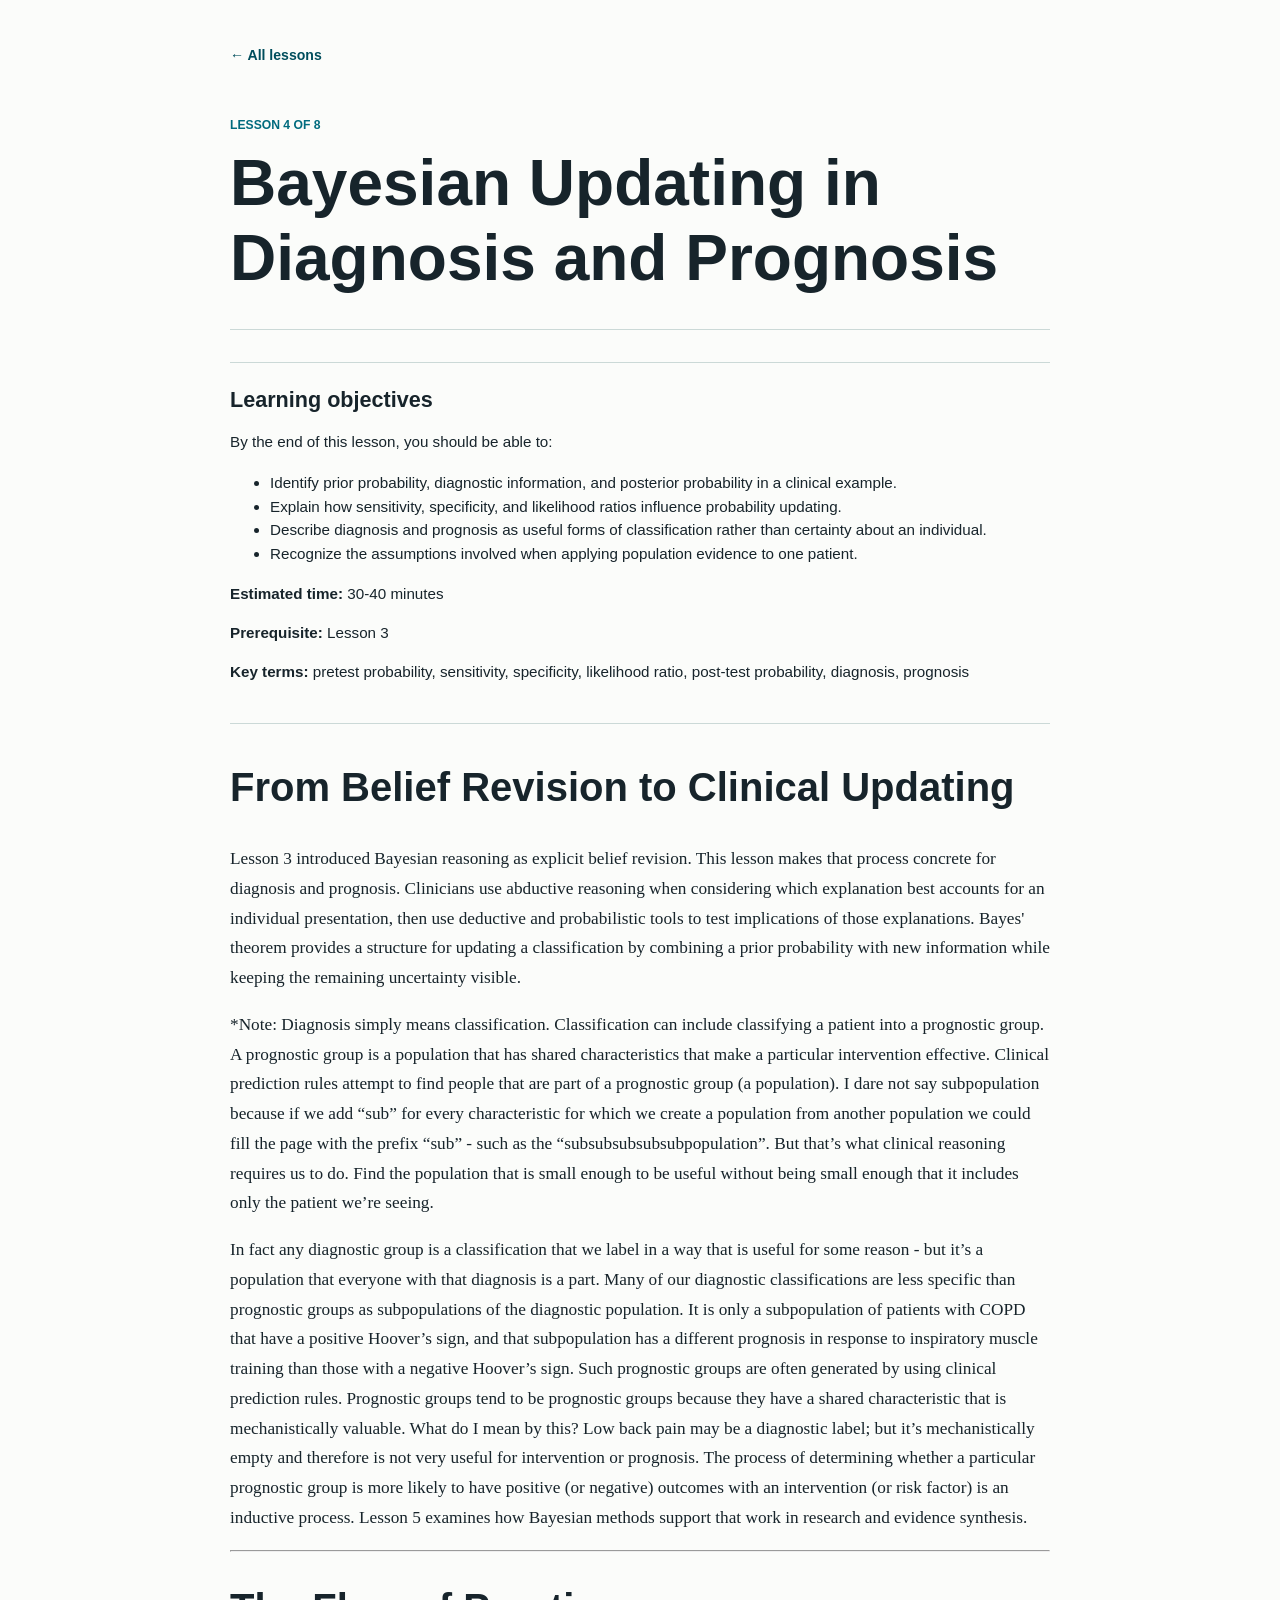
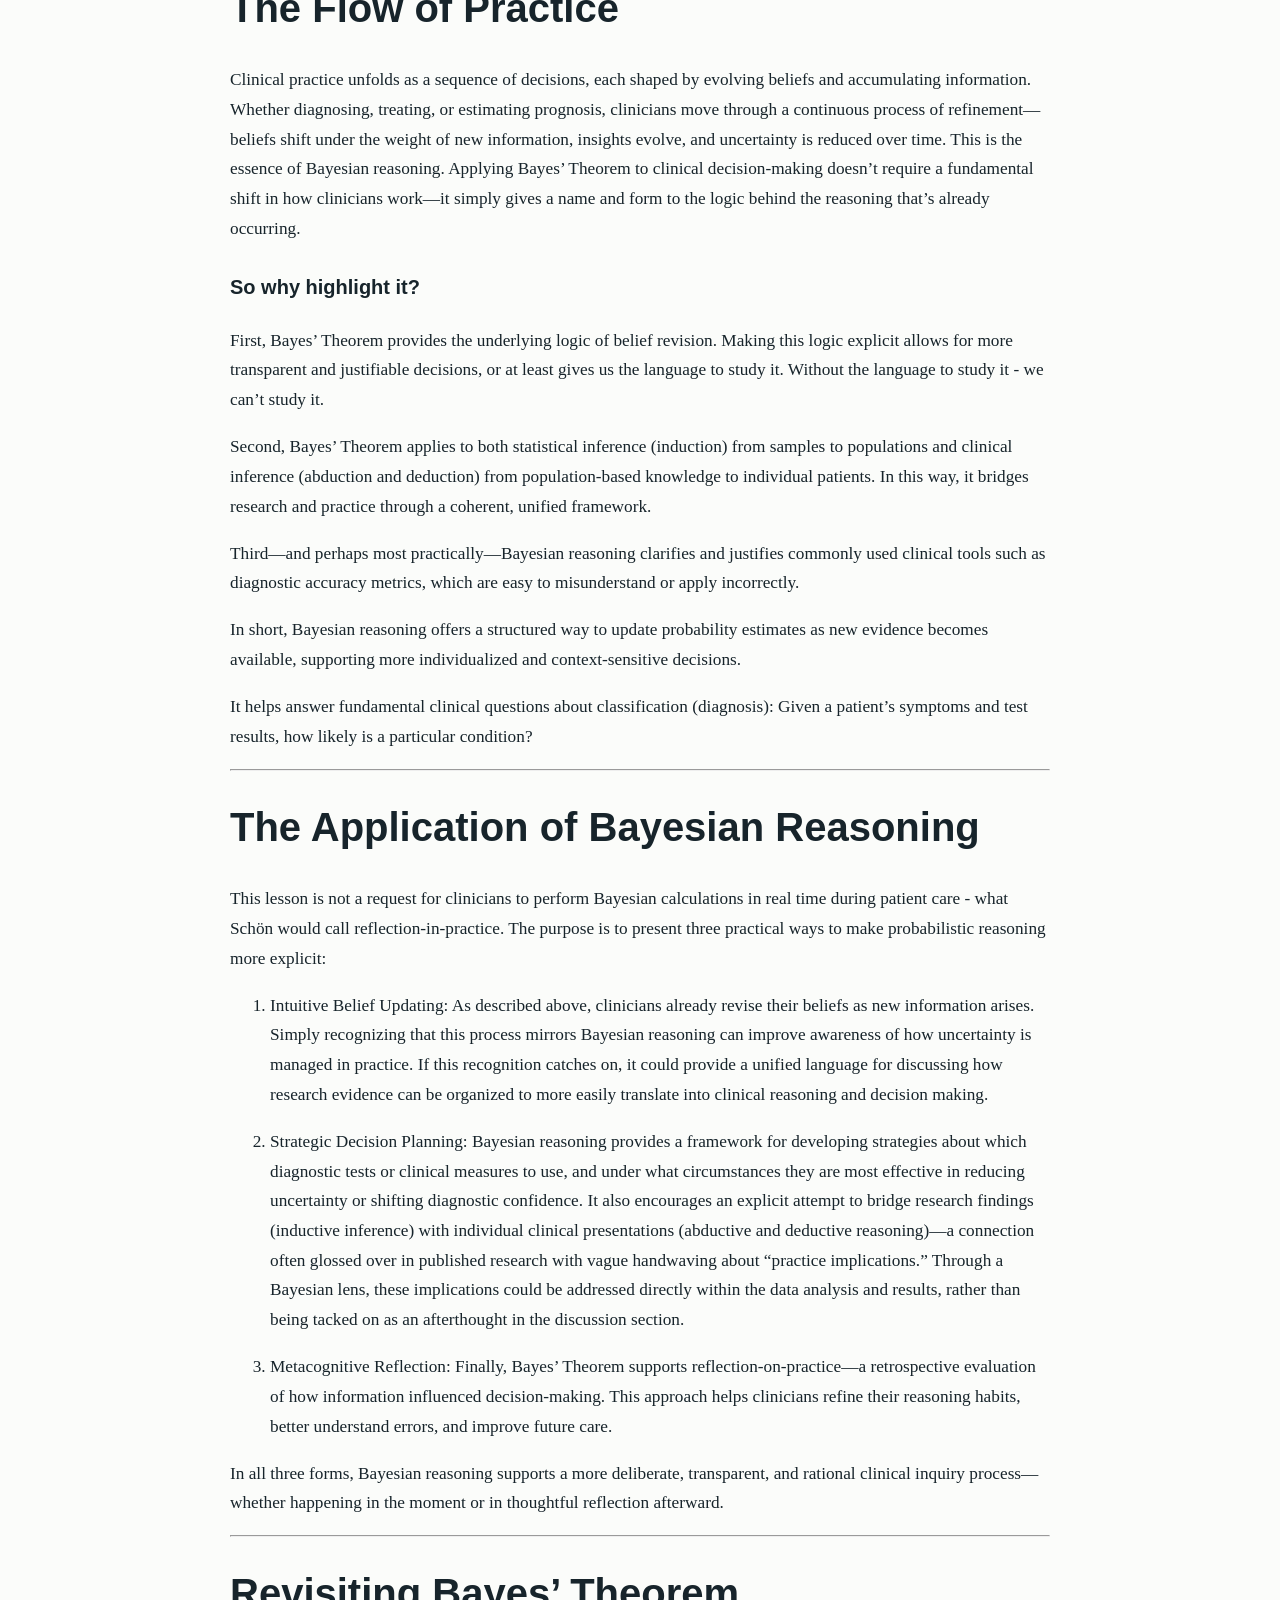
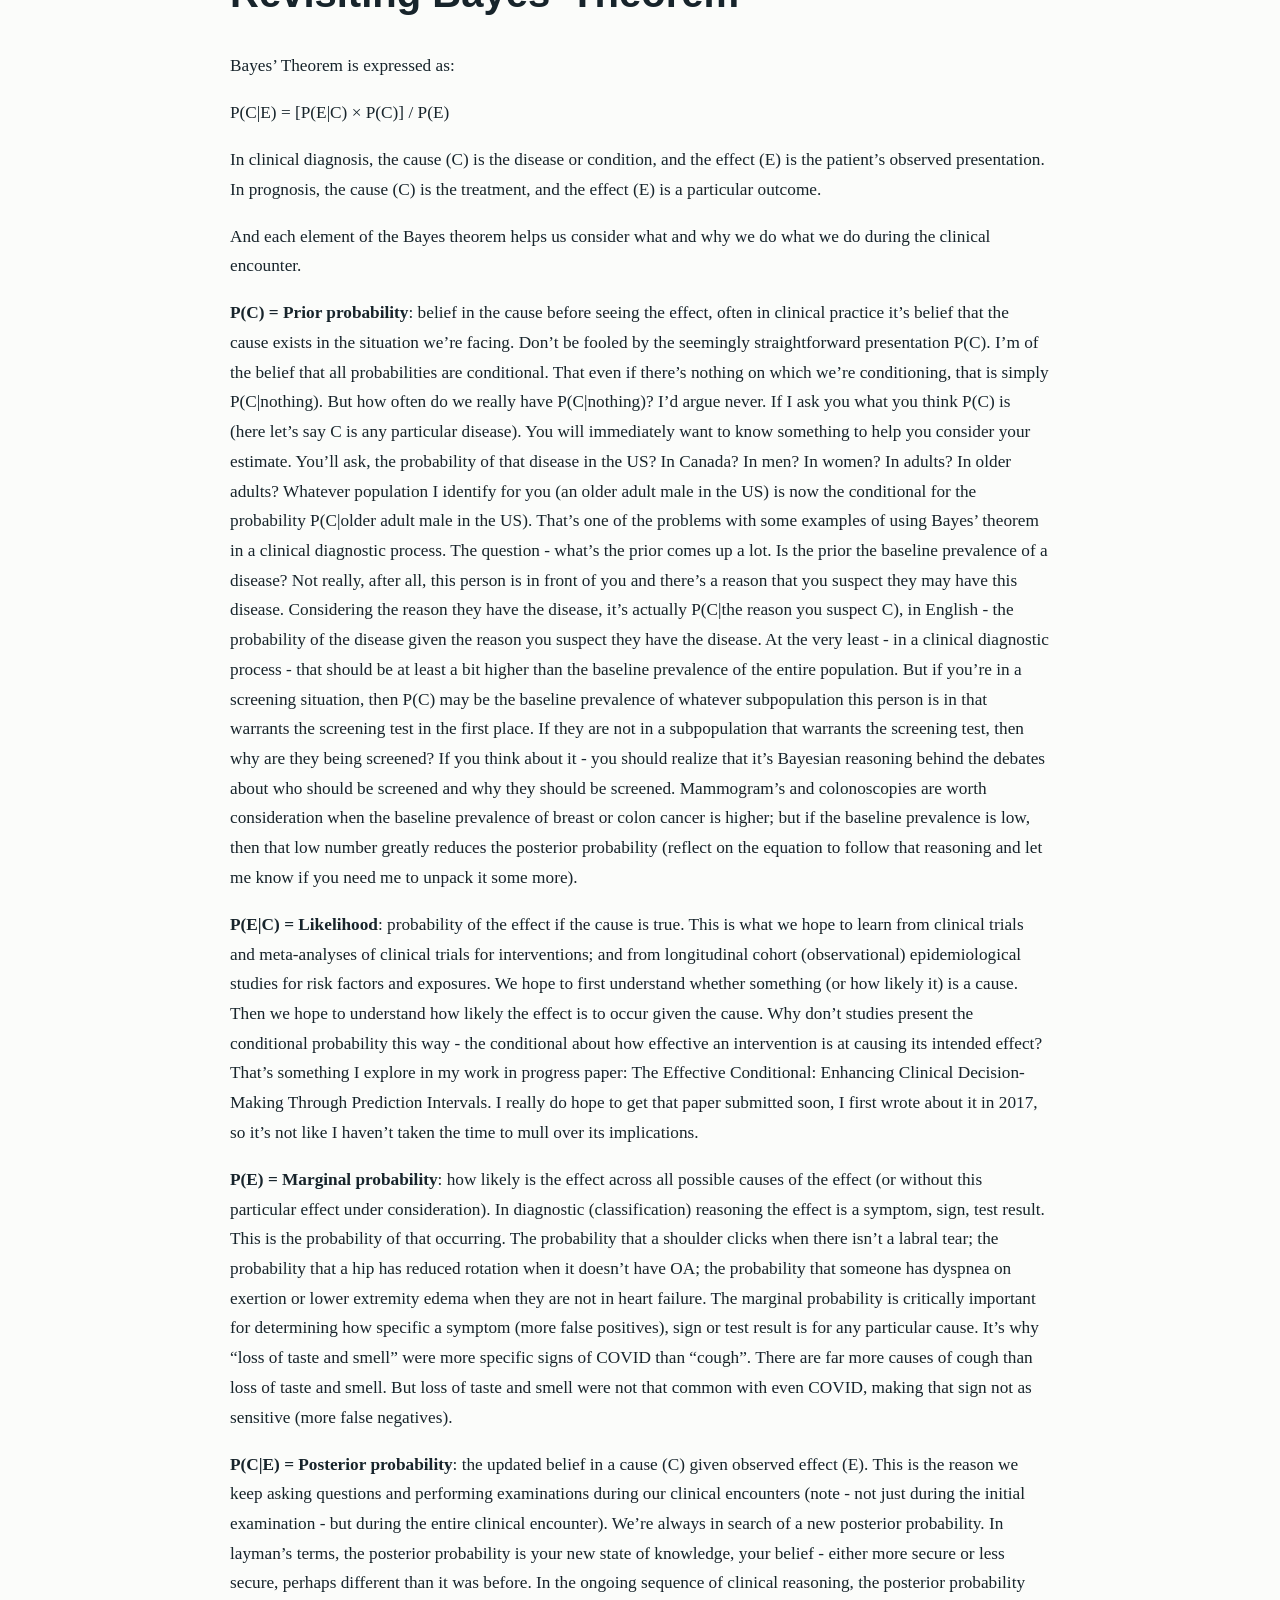
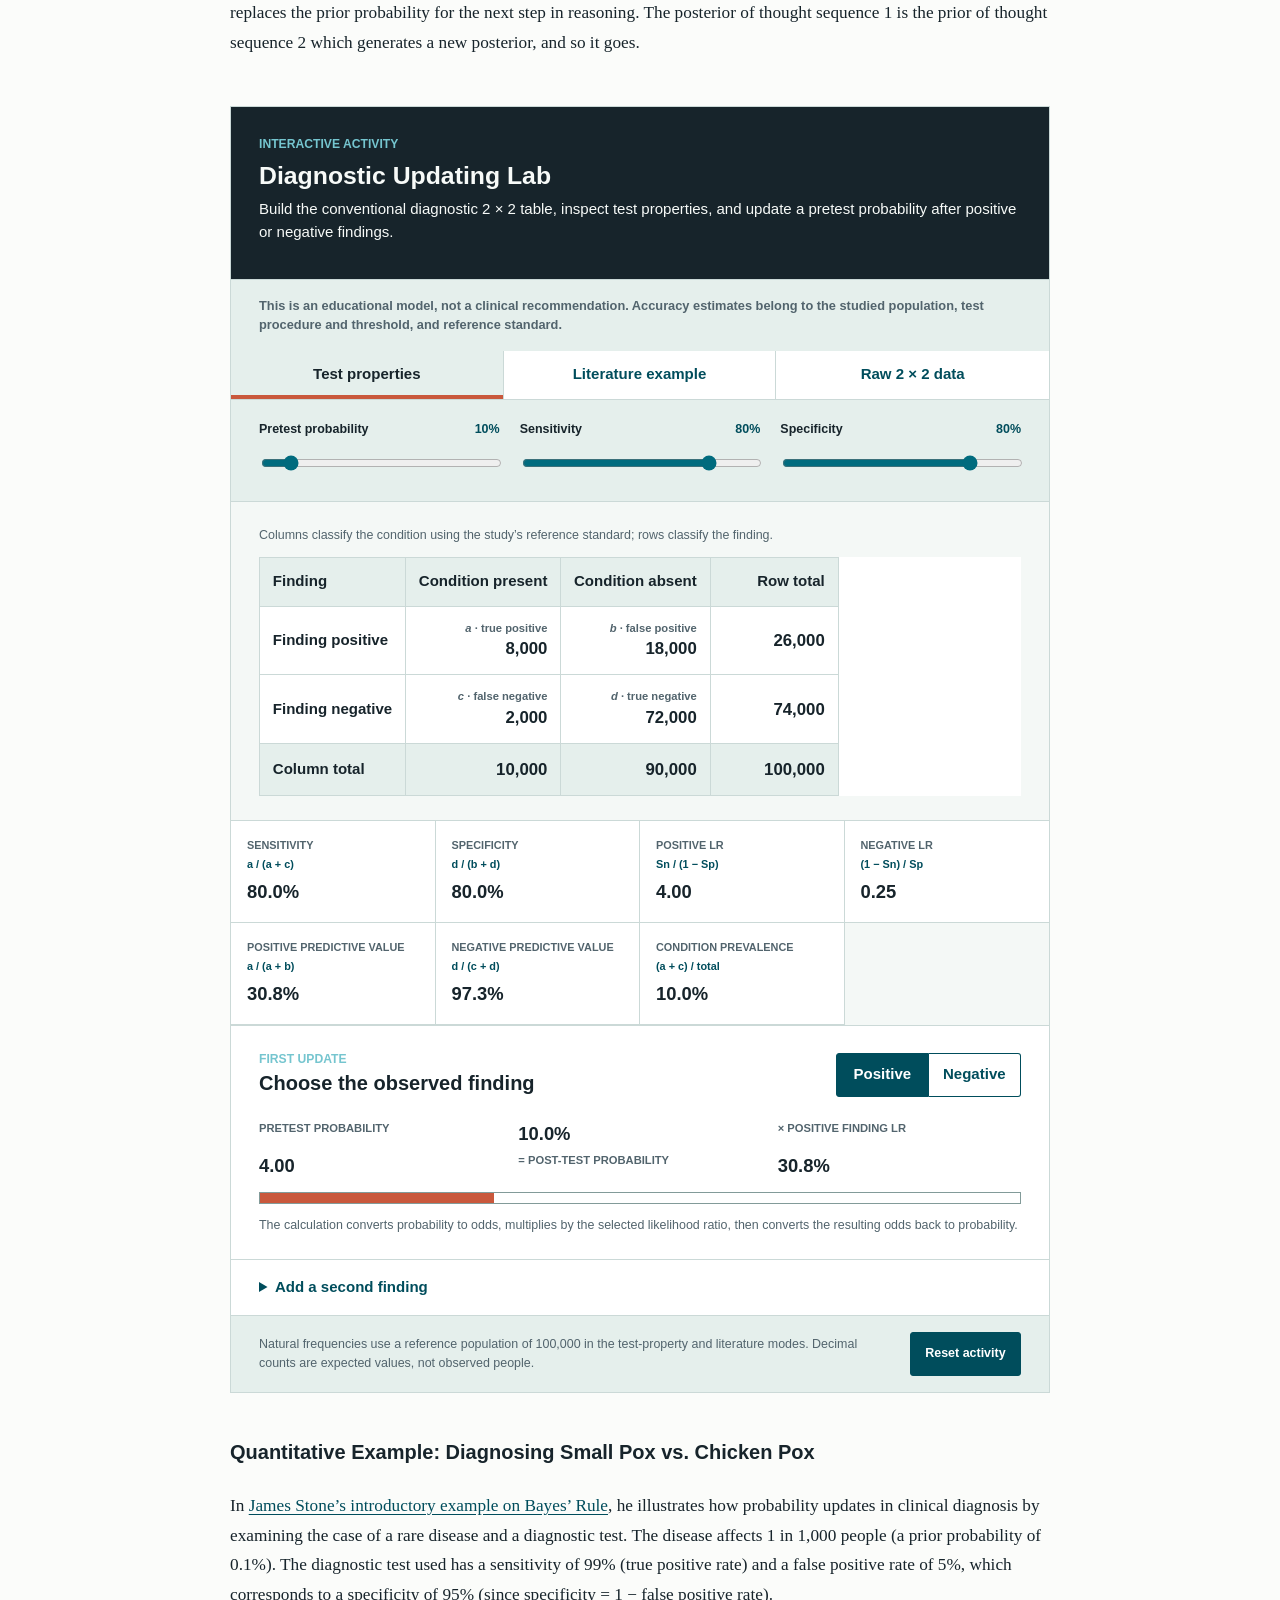
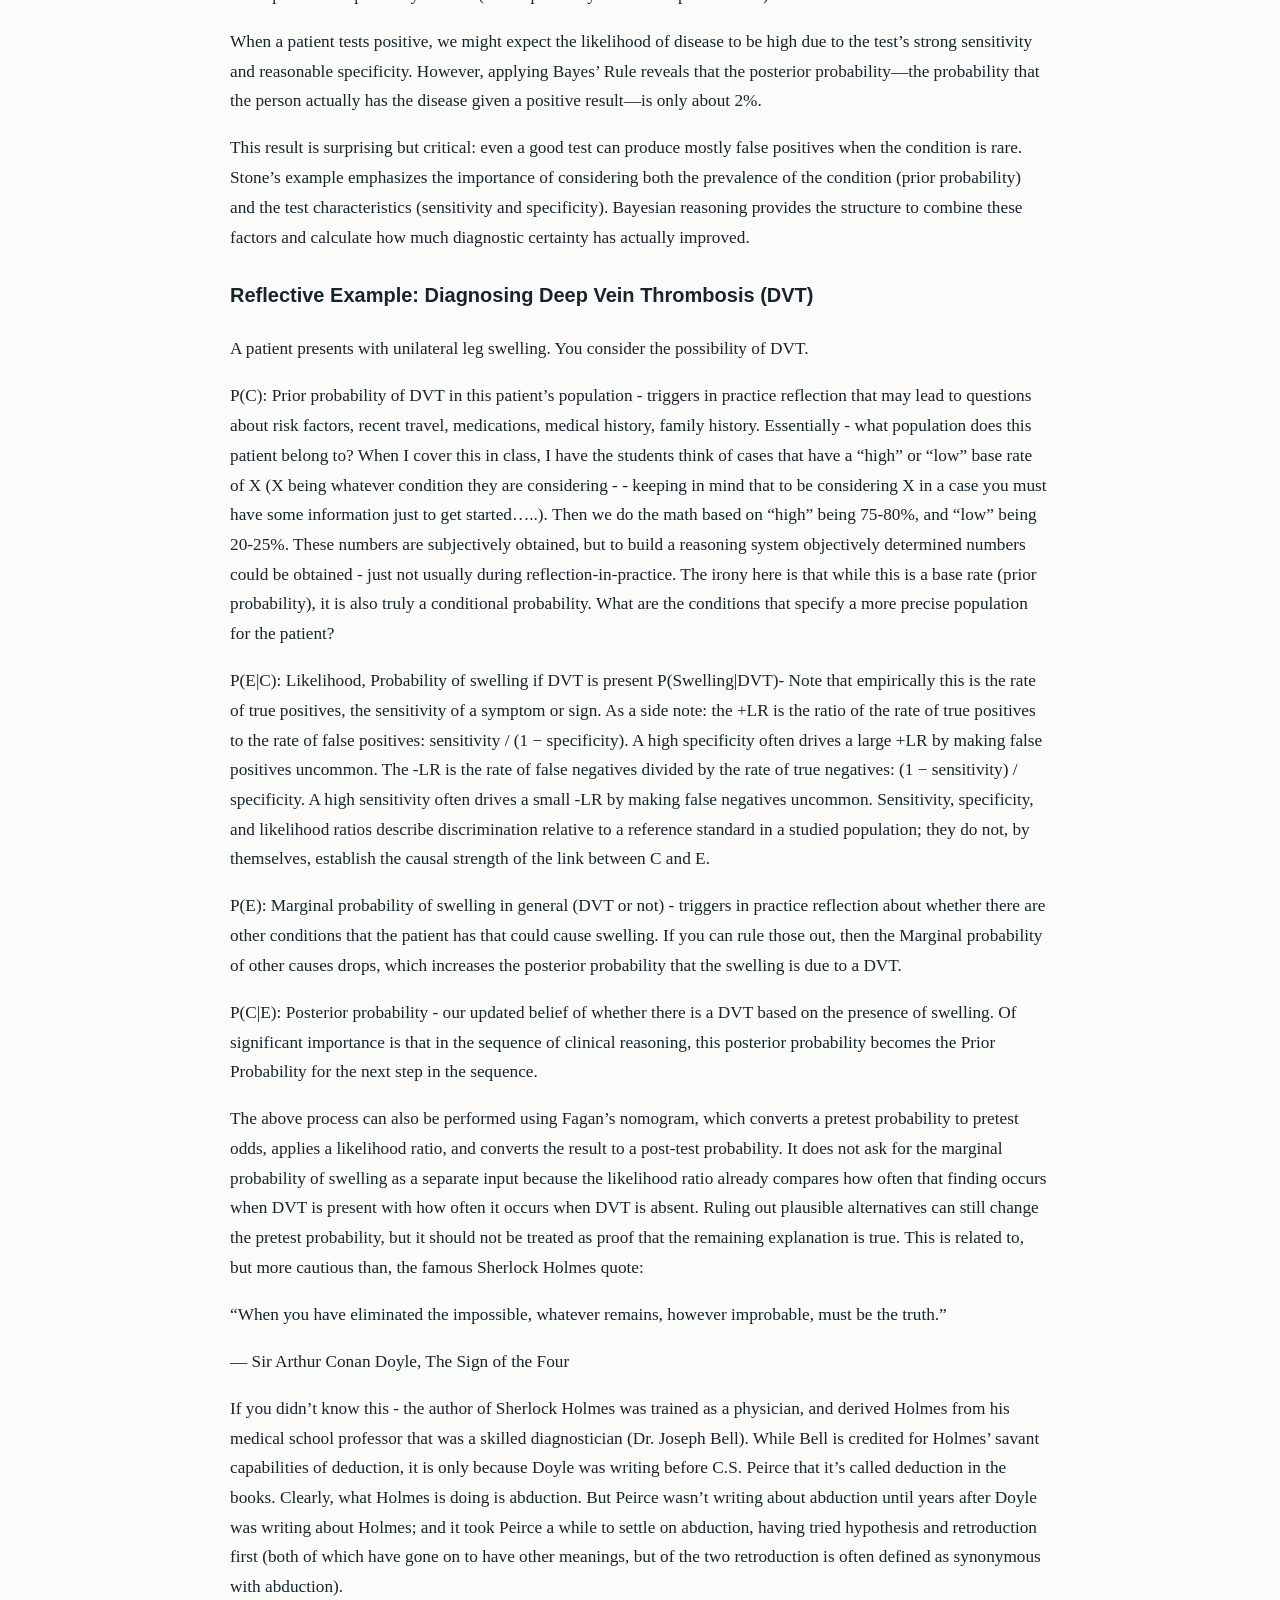
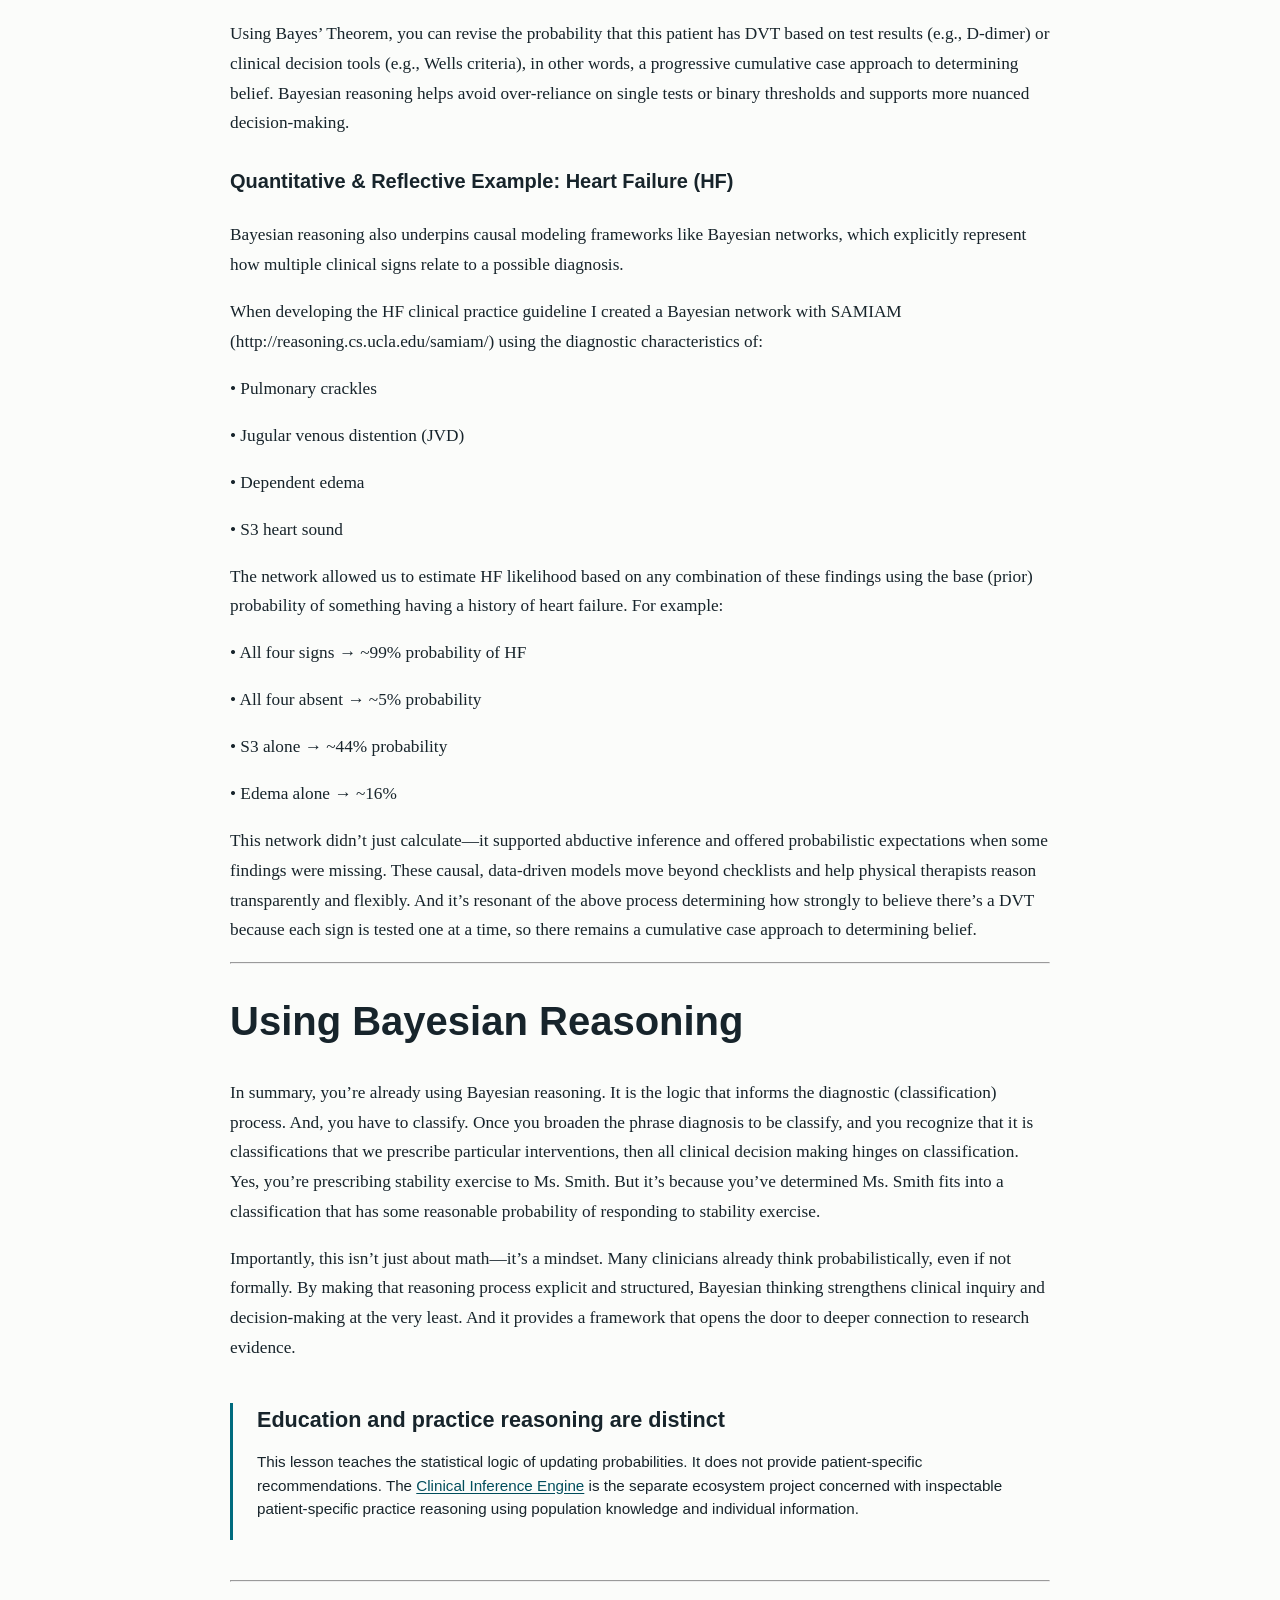
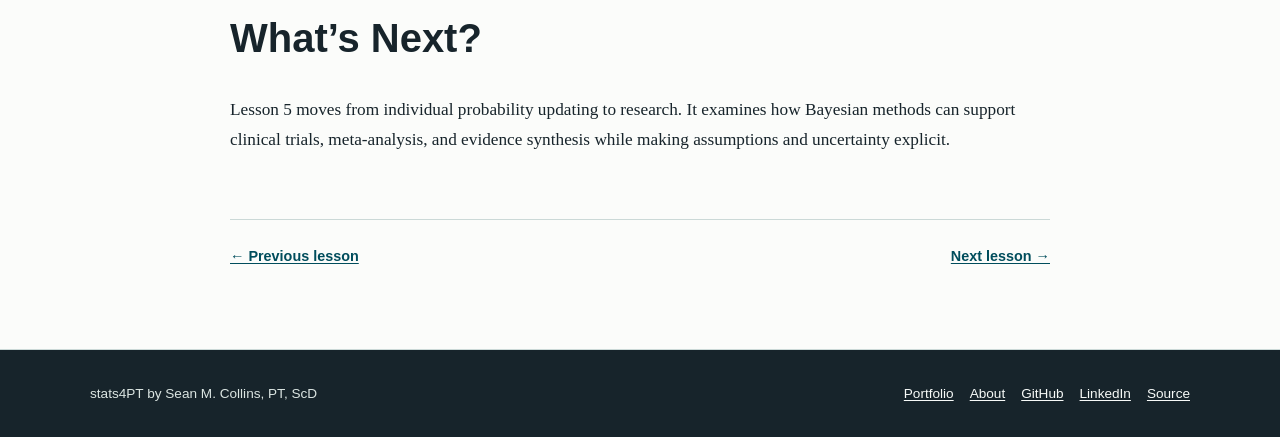
<file: lessons/lesson-4-bayes-theorem-in-clinical-decision.html>
<!doctype html>
<html lang="en">
  <head>
    <meta charset="utf-8" />
    <meta name="viewport" content="width=device-width, initial-scale=1" />
    <title>Bayesian Updating in Diagnosis and Prognosis | stats4PT</title>
    <meta
      name="description"
      content="Apply prior probability, diagnostic information, and posterior probability to diagnosis and prognosis."
    />
    <link
      rel="canonical"
      href="https://stats4pt.org/lessons/lesson-4-bayes-theorem-in-clinical-decision.html"
    />
    <meta property="og:type" content="article" />
    <meta property="og:site_name" content="stats4PT" />
    <meta
      property="og:title"
      content="Bayesian Updating in Diagnosis and Prognosis | stats4PT"
    />
    <meta
      property="og:description"
      content="Apply prior probability, diagnostic information, and posterior probability to diagnosis and prognosis."
    />
    <meta
      property="og:url"
      content="https://stats4pt.org/lessons/lesson-4-bayes-theorem-in-clinical-decision.html"
    />
    <meta
      property="og:image"
      content="https://stats4pt.org/img/Stats4PT_long.png"
    />
    <meta property="og:image:type" content="image/png" />
    <meta property="og:image:width" content="3169" />
    <meta property="og:image:height" content="734" />
    <meta
      property="og:image:alt"
      content="stats4PT logo with overlapping statistical distributions"
    />
    <link rel="stylesheet" href="../assets/styles.css" />
  </head>
  <body>
    <header class="container lesson-header">
      <a class="back-link" href="../index.html">&larr; All lessons</a>
      <p class="eyebrow">Lesson 4 of 8</p>
      <h1>Bayesian Updating in Diagnosis and Prognosis</h1>
    </header>
    <main class="container lesson-layout">
      <article class="lesson-content">
        <section class="lesson-overview">
          <h2>Learning objectives</h2>
          <p>By the end of this lesson, you should be able to:</p>
          <ul>
            <li>
              Identify prior probability, diagnostic information, and posterior
              probability in a clinical example.
            </li>
            <li>
              Explain how sensitivity, specificity, and likelihood ratios
              influence probability updating.
            </li>
            <li>
              Describe diagnosis and prognosis as useful forms of classification
              rather than certainty about an individual.
            </li>
            <li>
              Recognize the assumptions involved when applying population
              evidence to one patient.
            </li>
          </ul>
          <p><strong>Estimated time:</strong> 30-40 minutes</p>
          <p><strong>Prerequisite:</strong> Lesson 3</p>
          <p>
            <strong>Key terms:</strong> pretest probability, sensitivity,
            specificity, likelihood ratio, post-test probability, diagnosis,
            prognosis
          </p>
        </section>
        <h2>From Belief Revision to Clinical Updating</h2>
        <p>
          Lesson 3 introduced Bayesian reasoning as explicit belief revision.
          This lesson makes that process concrete for diagnosis and prognosis.
          Clinicians use abductive reasoning when considering which explanation
          best accounts for an individual presentation, then use deductive and
          probabilistic tools to test implications of those explanations. Bayes'
          theorem provides a structure for updating a classification by
          combining a prior probability with new information while keeping the
          remaining uncertainty visible.
        </p>
        <p>
          *Note: Diagnosis simply means classification. Classification can
          include classifying a patient into a prognostic group. A prognostic
          group is a population that has shared characteristics that make a
          particular intervention effective. Clinical prediction rules attempt
          to find people that are part of a prognostic group (a population). I
          dare not say subpopulation because if we add “sub” for every
          characteristic for which we create a population from another
          population we could fill the page with the prefix “sub” - such as the
          “subsubsubsubsubpopulation”. But that’s what clinical reasoning
          requires us to do. Find the population that is small enough to be
          useful without being small enough that it includes only the patient
          we’re seeing.
        </p>
        <p>
          In fact any diagnostic group is a classification that we label in a
          way that is useful for some reason - but it’s a population that
          everyone with that diagnosis is a part. Many of our diagnostic
          classifications are less specific than prognostic groups as
          subpopulations of the diagnostic population. It is only a
          subpopulation of patients with COPD that have a positive Hoover’s
          sign, and that subpopulation has a different prognosis in response to
          inspiratory muscle training than those with a negative Hoover’s sign.
          Such prognostic groups are often generated by using clinical
          prediction rules. Prognostic groups tend to be prognostic groups
          because they have a shared characteristic that is mechanistically
          valuable. What do I mean by this? Low back pain may be a diagnostic
          label; but it’s mechanistically empty and therefore is not very useful
          for intervention or prognosis. The process of determining whether a
          particular prognostic group is more likely to have positive (or
          negative) outcomes with an intervention (or risk factor) is an
          inductive process. Lesson 5 examines how Bayesian methods support that
          work in research and evidence synthesis.
        </p>
        <div><hr /></div>
        <h2>The Flow of Practice</h2>
        <p>
          Clinical practice unfolds as a sequence of decisions, each shaped by
          evolving beliefs and accumulating information. Whether diagnosing,
          treating, or estimating prognosis, clinicians move through a
          continuous process of refinement—beliefs shift under the weight of new
          information, insights evolve, and uncertainty is reduced over time.
          This is the essence of Bayesian reasoning. Applying Bayes’ Theorem to
          clinical decision-making doesn’t require a fundamental shift in how
          clinicians work—it simply gives a name and form to the logic behind
          the reasoning that’s already occurring.
        </p>
        <h4>So why highlight it?</h4>
        <p>
          First, Bayes’ Theorem provides the underlying logic of belief
          revision. Making this logic explicit allows for more transparent and
          justifiable decisions, or at least gives us the language to study it.
          Without the language to study it - we can’t study it.
        </p>
        <p>
          Second, Bayes’ Theorem applies to both statistical inference
          (induction) from samples to populations and clinical inference
          (abduction and deduction) from population-based knowledge to
          individual patients. In this way, it bridges research and practice
          through a coherent, unified framework.
        </p>
        <p>
          Third—and perhaps most practically—Bayesian reasoning clarifies and
          justifies commonly used clinical tools such as diagnostic accuracy
          metrics, which are easy to misunderstand or apply incorrectly.
        </p>
        <p>
          In short, Bayesian reasoning offers a structured way to update
          probability estimates as new evidence becomes available, supporting
          more individualized and context-sensitive decisions.
        </p>
        <p>
          It helps answer fundamental clinical questions about classification
          (diagnosis): Given a patient’s symptoms and test results, how likely
          is a particular condition?
        </p>
        <div><hr /></div>
        <h2>The Application of Bayesian Reasoning</h2>
        <p>
          This lesson is not a request for clinicians to perform Bayesian
          calculations in real time during patient care - what Schön would call
          reflection-in-practice. The purpose is to present three practical ways
          to make probabilistic reasoning more explicit:
        </p>
        <ol>
          <li>
            <p>
              Intuitive Belief Updating: As described above, clinicians already
              revise their beliefs as new information arises. Simply recognizing
              that this process mirrors Bayesian reasoning can improve awareness
              of how uncertainty is managed in practice. If this recognition
              catches on, it could provide a unified language for discussing how
              research evidence can be organized to more easily translate into
              clinical reasoning and decision making.
            </p>
          </li>
          <li>
            <p>
              Strategic Decision Planning: Bayesian reasoning provides a
              framework for developing strategies about which diagnostic tests
              or clinical measures to use, and under what circumstances they are
              most effective in reducing uncertainty or shifting diagnostic
              confidence. It also encourages an explicit attempt to bridge
              research findings (inductive inference) with individual clinical
              presentations (abductive and deductive reasoning)—a connection
              often glossed over in published research with vague handwaving
              about “practice implications.” Through a Bayesian lens, these
              implications could be addressed directly within the data analysis
              and results, rather than being tacked on as an afterthought in the
              discussion section.
            </p>
          </li>
          <li>
            <p>
              Metacognitive Reflection: Finally, Bayes’ Theorem supports
              reflection-on-practice—a retrospective evaluation of how
              information influenced decision-making. This approach helps
              clinicians refine their reasoning habits, better understand
              errors, and improve future care.
            </p>
          </li>
        </ol>
        <p>
          In all three forms, Bayesian reasoning supports a more deliberate,
          transparent, and rational clinical inquiry process—whether happening
          in the moment or in thoughtful reflection afterward.
        </p>
        <div><hr /></div>
        <h2>Revisiting Bayes’ Theorem</h2>
        <p>Bayes’ Theorem is expressed as:</p>
        <p>P(C|E) = [P(E|C) × P(C)] / P(E)</p>
        <p>
          In clinical diagnosis, the cause (C) is the disease or condition, and
          the effect (E) is the patient’s observed presentation. In prognosis,
          the cause (C) is the treatment, and the effect (E) is a particular
          outcome.
        </p>
        <p>
          And each element of the Bayes theorem helps us consider what and why
          we do what we do during the clinical encounter.
        </p>
        <p>
          <strong>P(C) = Prior probability</strong>: belief in the cause before
          seeing the effect, often in clinical practice it’s belief that the
          cause exists in the situation we’re facing. Don’t be fooled by the
          seemingly straightforward presentation P(C). I’m of the belief that
          all probabilities are conditional. That even if there’s nothing on
          which we’re conditioning, that is simply P(C|nothing). But how often
          do we really have P(C|nothing)? I’d argue never. If I ask you what you
          think P(C) is (here let’s say C is any particular disease). You will
          immediately want to know something to help you consider your estimate.
          You’ll ask, the probability of that disease in the US? In Canada? In
          men? In women? In adults? In older adults? Whatever population I
          identify for you (an older adult male in the US) is now the
          conditional for the probability P(C|older adult male in the US).
          That’s one of the problems with some examples of using Bayes’ theorem
          in a clinical diagnostic process. The question - what’s the prior
          comes up a lot. Is the prior the baseline prevalence of a disease? Not
          really, after all, this person is in front of you and there’s a reason
          that you suspect they may have this disease. Considering the reason
          they have the disease, it’s actually P(C|the reason you suspect C), in
          English - the probability of the disease given the reason you suspect
          they have the disease. At the very least - in a clinical diagnostic
          process - that should be at least a bit higher than the baseline
          prevalence of the entire population. But if you’re in a screening
          situation, then P(C) may be the baseline prevalence of whatever
          subpopulation this person is in that warrants the screening test in
          the first place. If they are not in a subpopulation that warrants the
          screening test, then why are they being screened? If you think about
          it - you should realize that it’s Bayesian reasoning behind the
          debates about who should be screened and why they should be screened.
          Mammogram’s and colonoscopies are worth consideration when the
          baseline prevalence of breast or colon cancer is higher; but if the
          baseline prevalence is low, then that low number greatly reduces the
          posterior probability (reflect on the equation to follow that
          reasoning and let me know if you need me to unpack it some more).
        </p>
        <p>
          <strong>P(E|C) = Likelihood</strong>: probability of the effect if the
          cause is true. This is what we hope to learn from clinical trials and
          meta-analyses of clinical trials for interventions; and from
          longitudinal cohort (observational) epidemiological studies for risk
          factors and exposures. We hope to first understand whether something
          (or how likely it) is a cause. Then we hope to understand how likely
          the effect is to occur given the cause. Why don’t studies present the
          conditional probability this way - the conditional about how effective
          an intervention is at causing its intended effect? That’s something I
          explore in my work in progress paper: The Effective Conditional:
          Enhancing Clinical Decision-Making Through Prediction Intervals. I
          really do hope to get that paper submitted soon, I first wrote about
          it in 2017, so it’s not like I haven’t taken the time to mull over its
          implications.
        </p>
        <p>
          <strong>P(E) = Marginal probability</strong>: how likely is the effect
          across all possible causes of the effect (or without this particular
          effect under consideration). In diagnostic (classification) reasoning
          the effect is a symptom, sign, test result. This is the probability of
          that occurring. The probability that a shoulder clicks when there
          isn’t a labral tear; the probability that a hip has reduced rotation
          when it doesn’t have OA; the probability that someone has dyspnea on
          exertion or lower extremity edema when they are not in heart failure.
          The marginal probability is critically important for determining how
          specific a symptom (more false positives), sign or test result is for
          any particular cause. It’s why “loss of taste and smell” were more
          specific signs of COVID than “cough”. There are far more causes of
          cough than loss of taste and smell. But loss of taste and smell were
          not that common with even COVID, making that sign not as sensitive
          (more false negatives).
        </p>
        <p>
          <strong>P(C|E) = Posterior probability</strong>: the updated belief in
          a cause (C) given observed effect (E). This is the reason we keep
          asking questions and performing examinations during our clinical
          encounters (note - not just during the initial examination - but
          during the entire clinical encounter). We’re always in search of a new
          posterior probability. In layman’s terms, the posterior probability is
          your new state of knowledge, your belief - either more secure or less
          secure, perhaps different than it was before. In the ongoing sequence
          of clinical reasoning, the posterior probability replaces the prior
          probability for the next step in reasoning. The posterior of thought
          sequence 1 is the prior of thought sequence 2 which generates a new
          posterior, and so it goes.
        </p>
        <section
          class="diagnostic-lab"
          data-diagnostic-updating-lab
          aria-labelledby="diagnostic-lab-title"
        >
          <header class="diagnostic-lab__header">
            <p class="eyebrow">Interactive activity</p>
            <h3 id="diagnostic-lab-title">Diagnostic Updating Lab</h3>
            <p>
              Build the conventional diagnostic 2 × 2 table, inspect test
              properties, and update a pretest probability after positive or
              negative findings.
            </p>
          </header>
          <p class="diagnostic-lab__caveat">
            This is an educational model, not a clinical recommendation.
            Accuracy estimates belong to the studied population, test procedure
            and threshold, and reference standard.
          </p>
          <div
            class="diagnostic-lab__tabs"
            role="tablist"
            aria-label="Choose the source of the diagnostic table"
          >
            <button
              type="button"
              role="tab"
              aria-selected="true"
              data-diagnostic-mode="properties"
            >
              Test properties
            </button>
            <button
              type="button"
              role="tab"
              aria-selected="false"
              tabindex="-1"
              data-diagnostic-mode="literature"
            >
              Literature example
            </button>
            <button
              type="button"
              role="tab"
              aria-selected="false"
              tabindex="-1"
              data-diagnostic-mode="raw"
            >
              Raw 2 × 2 data
            </button>
          </div>
          <div class="diagnostic-lab__panel" data-mode-panel="properties">
            <div class="diagnostic-lab__slider-grid">
              <label>
                Pretest probability
                <strong data-diagnostic-output="priorValue">10%</strong>
                <input
                  type="range"
                  min="0.1"
                  max="99.9"
                  step="0.1"
                  value="10"
                  data-property-prior
                />
              </label>
              <label>
                Sensitivity
                <strong data-diagnostic-output="sensitivityValue">80%</strong>
                <input
                  type="range"
                  min="0"
                  max="100"
                  step="1"
                  value="80"
                  data-property-sensitivity
                />
              </label>
              <label>
                Specificity
                <strong data-diagnostic-output="specificityValue">80%</strong>
                <input
                  type="range"
                  min="0"
                  max="100"
                  step="1"
                  value="80"
                  data-property-specificity
                />
              </label>
            </div>
          </div>
          <div
            class="diagnostic-lab__panel diagnostic-lab__literature"
            data-mode-panel="literature"
            hidden
          >
            <div class="diagnostic-lab__literature-controls">
              <label>
                Literature example
                <select data-literature-preset>
                  <option value="spurlingA">
                    Spurling test A: cervical radiculopathy
                  </option>
                  <option value="ulttA">
                    Upper limb tension test A: cervical radiculopathy
                  </option>
                  <option value="sijComposite">
                    SIJ provocation composite: symptomatic SIJ
                  </option>
                </select>
              </label>
              <label>
                Pretest probability
                <strong data-diagnostic-output="literaturePriorValue"
                  >20%</strong
                >
                <input
                  type="range"
                  min="0.1"
                  max="99.9"
                  step="0.1"
                  value="20"
                  data-literature-prior
                />
              </label>
            </div>
            <dl class="diagnostic-lab__source">
              <div>
                <dt>Reported accuracy</dt>
                <dd>
                  Sensitivity
                  <strong data-diagnostic-output="presetSensitivity">50%</strong
                  >; specificity
                  <strong data-diagnostic-output="presetSpecificity"
                    >86%</strong
                  >
                </dd>
              </div>
              <div>
                <dt>Population</dt>
                <dd data-diagnostic-output="presetPopulation"></dd>
              </div>
              <div>
                <dt>Finding and threshold</dt>
                <dd data-diagnostic-output="presetThreshold"></dd>
              </div>
              <div>
                <dt>Reference standard</dt>
                <dd data-diagnostic-output="presetReference"></dd>
              </div>
              <div>
                <dt>Source</dt>
                <dd>
                  <a
                    href="https://europepmc.org/articles/PMC2200707#Tab4"
                    target="_blank"
                    rel="noopener"
                    data-preset-source-link
                    >Wainner et al. (2003), summarized by Rubinstein et al.</a
                  >
                </dd>
              </div>
            </dl>
            <p class="diagnostic-lab__source-note">
              These are study estimates, not universal constants. The cervical
              examples came from a referred cohort and used an imperfect
              electrodiagnostic reference; the SIJ study was small and used
              response to injection as its reference.
            </p>
          </div>
          <div
            class="diagnostic-lab__panel diagnostic-lab__raw-intro"
            data-mode-panel="raw"
            hidden
          >
            <p>
              Enter nonnegative counts directly in cells <em>a</em> through
              <em>d</em>. The lab calculates sensitivity, specificity,
              likelihood ratios, predictive values, and the observed condition
              prevalence.
            </p>
          </div>
          <div class="diagnostic-lab__table-region">
            <p class="diagnostic-lab__table-label">
              Columns classify the condition using the study’s reference
              standard; rows classify the finding.
            </p>
            <div class="diagnostic-lab__table-scroll">
              <table class="diagnostic-lab__table">
                <caption>
                  Conventional diagnostic two-by-two table
                </caption>
                <thead>
                  <tr>
                    <th scope="col">Finding</th>
                    <th scope="col">Condition present</th>
                    <th scope="col">Condition absent</th>
                    <th scope="col">Row total</th>
                  </tr>
                </thead>
                <tbody>
                  <tr>
                    <th scope="row">Finding positive</th>
                    <td>
                      <span class="diagnostic-lab__cell-name"
                        ><em>a</em> · true positive</span
                      >
                      <strong data-table-value="a">8,000</strong>
                      <input
                        type="number"
                        min="0"
                        step="1"
                        value="80"
                        aria-label="a, true positive count"
                        data-raw-cell="a"
                        hidden
                      />
                    </td>
                    <td>
                      <span class="diagnostic-lab__cell-name"
                        ><em>b</em> · false positive</span
                      >
                      <strong data-table-value="b">18,000</strong>
                      <input
                        type="number"
                        min="0"
                        step="1"
                        value="180"
                        aria-label="b, false positive count"
                        data-raw-cell="b"
                        hidden
                      />
                    </td>
                    <td>
                      <strong data-table-value="findingPositive">26,000</strong>
                    </td>
                  </tr>
                  <tr>
                    <th scope="row">Finding negative</th>
                    <td>
                      <span class="diagnostic-lab__cell-name"
                        ><em>c</em> · false negative</span
                      >
                      <strong data-table-value="c">2,000</strong>
                      <input
                        type="number"
                        min="0"
                        step="1"
                        value="20"
                        aria-label="c, false negative count"
                        data-raw-cell="c"
                        hidden
                      />
                    </td>
                    <td>
                      <span class="diagnostic-lab__cell-name"
                        ><em>d</em> · true negative</span
                      >
                      <strong data-table-value="d">72,000</strong>
                      <input
                        type="number"
                        min="0"
                        step="1"
                        value="720"
                        aria-label="d, true negative count"
                        data-raw-cell="d"
                        hidden
                      />
                    </td>
                    <td>
                      <strong data-table-value="findingNegative">74,000</strong>
                    </td>
                  </tr>
                </tbody>
                <tfoot>
                  <tr>
                    <th scope="row">Column total</th>
                    <td>
                      <strong data-table-value="conditionPresent"
                        >10,000</strong
                      >
                    </td>
                    <td>
                      <strong data-table-value="conditionAbsent">90,000</strong>
                    </td>
                    <td><strong data-table-value="total">100,000</strong></td>
                  </tr>
                </tfoot>
              </table>
            </div>
          </div>
          <dl class="diagnostic-lab__metrics">
            <div>
              <dt>Sensitivity <span>a / (a + c)</span></dt>
              <dd data-diagnostic-output="sensitivity">80.0%</dd>
            </div>
            <div>
              <dt>Specificity <span>d / (b + d)</span></dt>
              <dd data-diagnostic-output="specificity">80.0%</dd>
            </div>
            <div>
              <dt>Positive LR <span>Sn / (1 − Sp)</span></dt>
              <dd data-diagnostic-output="positiveLikelihoodRatio">4.00</dd>
            </div>
            <div>
              <dt>Negative LR <span>(1 − Sn) / Sp</span></dt>
              <dd data-diagnostic-output="negativeLikelihoodRatio">0.25</dd>
            </div>
            <div>
              <dt>Positive predictive value <span>a / (a + b)</span></dt>
              <dd data-diagnostic-output="positivePredictiveValue">30.8%</dd>
            </div>
            <div>
              <dt>Negative predictive value <span>d / (c + d)</span></dt>
              <dd data-diagnostic-output="negativePredictiveValue">97.3%</dd>
            </div>
            <div>
              <dt>Condition prevalence <span>(a + c) / total</span></dt>
              <dd data-diagnostic-output="prevalence">10.0%</dd>
            </div>
          </dl>
          <section
            class="diagnostic-lab__update"
            aria-labelledby="first-update-title"
          >
            <div class="diagnostic-lab__update-heading">
              <div>
                <p class="eyebrow">First update</p>
                <h4 id="first-update-title">Choose the observed finding</h4>
              </div>
              <div
                class="diagnostic-lab__choice"
                aria-label="First finding result"
              >
                <button
                  type="button"
                  aria-pressed="true"
                  data-first-result="positive"
                >
                  Positive
                </button>
                <button
                  type="button"
                  aria-pressed="false"
                  data-first-result="negative"
                >
                  Negative
                </button>
              </div>
            </div>
            <div class="diagnostic-lab__equation">
              <span>Pretest probability</span>
              <strong data-diagnostic-output="firstPrior">10.0%</strong>
              <span
                >×
                <span data-diagnostic-output="firstResultLabel"
                  >Positive finding</span
                >
                LR</span
              >
              <strong data-diagnostic-output="firstLikelihoodRatio"
                >4.00</strong
              >
              <span>= Post-test probability</span>
              <strong data-diagnostic-output="firstPosterior">30.8%</strong>
            </div>
            <div class="diagnostic-lab__probability-bar" aria-hidden="true">
              <i
                data-diagnostic-output="firstPosteriorBar"
                style="width: 30.8%"
              ></i>
            </div>
            <p class="diagnostic-lab__odds-note">
              The calculation converts probability to odds, multiplies by the
              selected likelihood ratio, then converts the resulting odds back
              to probability.
            </p>
          </section>
          <details class="diagnostic-lab__sequence">
            <summary>Add a second finding</summary>
            <p class="diagnostic-lab__sequence-warning">
              Sequential multiplication is most defensible when findings add
              distinct information. Correlated findings can double-count the
              same evidence and overstate the update.
            </p>
            <div class="diagnostic-lab__second-controls">
              <label>
                Second-finding sensitivity
                <strong data-diagnostic-output="secondSensitivityValue"
                  >90%</strong
                >
                <input
                  type="range"
                  min="0"
                  max="100"
                  step="1"
                  value="90"
                  data-second-sensitivity
                />
              </label>
              <label>
                Second-finding specificity
                <strong data-diagnostic-output="secondSpecificityValue"
                  >70%</strong
                >
                <input
                  type="range"
                  min="0"
                  max="100"
                  step="1"
                  value="70"
                  data-second-specificity
                />
              </label>
              <div
                class="diagnostic-lab__choice"
                aria-label="Second finding result"
              >
                <button
                  type="button"
                  aria-pressed="false"
                  data-second-result="positive"
                >
                  Positive
                </button>
                <button
                  type="button"
                  aria-pressed="true"
                  data-second-result="negative"
                >
                  Negative
                </button>
              </div>
            </div>
            <div class="diagnostic-lab__equation">
              <span>New pretest probability</span>
              <strong data-diagnostic-output="secondPrior">30.8%</strong>
              <span
                >×
                <span data-diagnostic-output="secondResultLabel"
                  >Negative second finding</span
                >
                LR</span
              >
              <strong data-diagnostic-output="secondLikelihoodRatio"
                >0.14</strong
              >
              <span>= New post-test probability</span>
              <strong data-diagnostic-output="secondPosterior">6.0%</strong>
            </div>
            <div class="diagnostic-lab__probability-bar" aria-hidden="true">
              <i
                data-diagnostic-output="secondPosteriorBar"
                style="width: 6%"
              ></i>
            </div>
          </details>
          <div class="diagnostic-lab__footer">
            <p>
              Natural frequencies use a reference population of 100,000 in the
              test-property and literature modes. Decimal counts are expected
              values, not observed people.
            </p>
            <button type="button" data-diagnostic-reset>Reset activity</button>
          </div>
          <p
            class="diagnostic-lab__status"
            role="status"
            aria-live="polite"
            data-diagnostic-status
          ></p>
          <noscript>
            <p class="diagnostic-lab__noscript">
              Enable JavaScript to change inputs and calculate diagnostic
              updates. The initial table shows a 10% pretest probability with
              80% sensitivity and 80% specificity.
            </p>
          </noscript>
        </section>
        <h4>Quantitative Example: Diagnosing Small Pox vs. Chicken Pox</h4>
        <p>
          In
          <a
            href="https://jamesstone.sites.sheffield.ac.uk/books/bayes-rule/an-introduction-to-bayes-rule-chapter-1#h.liiyr4kqkkgk"
            >James Stone’s introductory example on Bayes’ Rule</a
          >, he illustrates how probability updates in clinical diagnosis by
          examining the case of a rare disease and a diagnostic test. The
          disease affects 1 in 1,000 people (a prior probability of 0.1%). The
          diagnostic test used has a sensitivity of 99% (true positive rate) and
          a false positive rate of 5%, which corresponds to a specificity of 95%
          (since specificity = 1 − false positive rate).
        </p>
        <p>
          When a patient tests positive, we might expect the likelihood of
          disease to be high due to the test’s strong sensitivity and reasonable
          specificity. However, applying Bayes’ Rule reveals that the posterior
          probability—the probability that the person actually has the disease
          given a positive result—is only about 2%.
        </p>
        <p>
          This result is surprising but critical: even a good test can produce
          mostly false positives when the condition is rare. Stone’s example
          emphasizes the importance of considering both the prevalence of the
          condition (prior probability) and the test characteristics
          (sensitivity and specificity). Bayesian reasoning provides the
          structure to combine these factors and calculate how much diagnostic
          certainty has actually improved.
        </p>
        <h4>Reflective Example: Diagnosing Deep Vein Thrombosis (DVT)</h4>
        <p>
          A patient presents with unilateral leg swelling. You consider the
          possibility of DVT.
        </p>
        <p>
          P(C): Prior probability of DVT in this patient’s population - triggers
          in practice reflection that may lead to questions about risk factors,
          recent travel, medications, medical history, family history.
          Essentially - what population does this patient belong to? When I
          cover this in class, I have the students think of cases that have a
          “high” or “low” base rate of X (X being whatever condition they are
          considering - - keeping in mind that to be considering X in a case you
          must have some information just to get started…..). Then we do the
          math based on “high” being 75-80%, and “low” being 20-25%. These
          numbers are subjectively obtained, but to build a reasoning system
          objectively determined numbers could be obtained - just not usually
          during reflection-in-practice. The irony here is that while this is a
          base rate (prior probability), it is also truly a conditional
          probability. What are the conditions that specify a more precise
          population for the patient?
        </p>
        <p>
          P(E|C): Likelihood, Probability of swelling if DVT is present
          P(Swelling|DVT)- Note that empirically this is the rate of true
          positives, the sensitivity of a symptom or sign. As a side note: the
          +LR is the ratio of the rate of true positives to the rate of false
          positives: sensitivity / (1 − specificity). A high specificity often
          drives a large +LR by making false positives uncommon. The -LR is the
          rate of false negatives divided by the rate of true negatives: (1 −
          sensitivity) / specificity. A high sensitivity often drives a small
          -LR by making false negatives uncommon. Sensitivity, specificity, and
          likelihood ratios describe discrimination relative to a reference
          standard in a studied population; they do not, by themselves,
          establish the causal strength of the link between C and E.
        </p>
        <p>
          P(E): Marginal probability of swelling in general (DVT or not) -
          triggers in practice reflection about whether there are other
          conditions that the patient has that could cause swelling. If you can
          rule those out, then the Marginal probability of other causes drops,
          which increases the posterior probability that the swelling is due to
          a DVT.
        </p>
        <p>
          P(C|E): Posterior probability - our updated belief of whether there is
          a DVT based on the presence of swelling. Of significant importance is
          that in the sequence of clinical reasoning, this posterior probability
          becomes the Prior Probability for the next step in the sequence.
        </p>
        <p>
          The above process can also be performed using Fagan’s nomogram, which
          converts a pretest probability to pretest odds, applies a likelihood
          ratio, and converts the result to a post-test probability. It does not
          ask for the marginal probability of swelling as a separate input
          because the likelihood ratio already compares how often that finding
          occurs when DVT is present with how often it occurs when DVT is
          absent. Ruling out plausible alternatives can still change the pretest
          probability, but it should not be treated as proof that the remaining
          explanation is true. This is related to, but more cautious than, the
          famous Sherlock Holmes quote:
        </p>
        <p>
          “When you have eliminated the impossible, whatever remains, however
          improbable, must be the truth.”
        </p>
        <p>— Sir Arthur Conan Doyle, The Sign of the Four</p>
        <p>
          If you didn’t know this - the author of Sherlock Holmes was trained as
          a physician, and derived Holmes from his medical school professor that
          was a skilled diagnostician (Dr. Joseph Bell). While Bell is credited
          for Holmes’ savant capabilities of deduction, it is only because Doyle
          was writing before C.S. Peirce that it’s called deduction in the
          books. Clearly, what Holmes is doing is abduction. But Peirce wasn’t
          writing about abduction until years after Doyle was writing about
          Holmes; and it took Peirce a while to settle on abduction, having
          tried hypothesis and retroduction first (both of which have gone on to
          have other meanings, but of the two retroduction is often defined as
          synonymous with abduction).
        </p>
        <p>
          Using Bayes’ Theorem, you can revise the probability that this patient
          has DVT based on test results (e.g., D-dimer) or clinical decision
          tools (e.g., Wells criteria), in other words, a progressive cumulative
          case approach to determining belief. Bayesian reasoning helps avoid
          over-reliance on single tests or binary thresholds and supports more
          nuanced decision-making.
        </p>
        <h4>Quantitative &amp; Reflective Example: Heart Failure (HF)</h4>
        <p>
          Bayesian reasoning also underpins causal modeling frameworks like
          Bayesian networks, which explicitly represent how multiple clinical
          signs relate to a possible diagnosis.
        </p>
        <p>
          When developing the HF clinical practice guideline I created a
          Bayesian network with SAMIAM (http://reasoning.cs.ucla.edu/samiam/)
          using the diagnostic characteristics of:
        </p>
        <p>• Pulmonary crackles</p>
        <p>• Jugular venous distention (JVD)</p>
        <p>• Dependent edema</p>
        <p>• S3 heart sound</p>
        <p>
          The network allowed us to estimate HF likelihood based on any
          combination of these findings using the base (prior) probability of
          something having a history of heart failure. For example:
        </p>
        <p>• All four signs → ~99% probability of HF</p>
        <p>• All four absent → ~5% probability</p>
        <p>• S3 alone → ~44% probability</p>
        <p>• Edema alone → ~16%</p>
        <p>
          This network didn’t just calculate—it supported abductive inference
          and offered probabilistic expectations when some findings were
          missing. These causal, data-driven models move beyond checklists and
          help physical therapists reason transparently and flexibly. And it’s
          resonant of the above process determining how strongly to believe
          there’s a DVT because each sign is tested one at a time, so there
          remains a cumulative case approach to determining belief.
        </p>
        <div><hr /></div>
        <h2>Using Bayesian Reasoning</h2>
        <p>
          In summary, you’re already using Bayesian reasoning. It is the logic
          that informs the diagnostic (classification) process. And, you have to
          classify. Once you broaden the phrase diagnosis to be classify, and
          you recognize that it is classifications that we prescribe particular
          interventions, then all clinical decision making hinges on
          classification. Yes, you’re prescribing stability exercise to Ms.
          Smith. But it’s because you’ve determined Ms. Smith fits into a
          classification that has some reasonable probability of responding to
          stability exercise.
        </p>
        <p>
          Importantly, this isn’t just about math—it’s a mindset. Many
          clinicians already think probabilistically, even if not formally. By
          making that reasoning process explicit and structured, Bayesian
          thinking strengthens clinical inquiry and decision-making at the very
          least. And it provides a framework that opens the door to deeper
          connection to research evidence.
        </p>
        <aside class="lesson-boundary">
          <h2>Education and practice reasoning are distinct</h2>
          <p>
            This lesson teaches the statistical logic of updating probabilities.
            It does not provide patient-specific recommendations. The
            <a href="https://github.com/scollinspt/Clinical-Inference-Engine"
              >Clinical Inference Engine</a
            >
            is the separate ecosystem project concerned with inspectable
            patient-specific practice reasoning using population knowledge and
            individual information.
          </p>
        </aside>
        <div><hr /></div>
        <h2>What’s Next?</h2>
        <p>
          Lesson 5 moves from individual probability updating to research. It
          examines how Bayesian methods can support clinical trials,
          meta-analysis, and evidence synthesis while making assumptions and
          uncertainty explicit.
        </p>
      </article>
      <nav class="lesson-nav" aria-label="Lesson navigation">
        <a href="lesson-3-bayesian-reasoning-for-clinical-decision.html"
          >&larr; Previous lesson</a
        >
        <a href="lesson-5-bayesian-applications-in-research.html"
          >Next lesson &rarr;</a
        >
      </nav>
    </main>
    <footer class="site-footer">
      <div class="container footer-inner">
        <span>stats4PT by Sean M. Collins, PT, ScD</span>
        <nav aria-label="Author and project links">
          <a href="https://scollinspt.github.io/">Portfolio</a>
          <a href="https://scollinspt.github.io/about.html">About</a>
          <a href="https://github.com/scollinspt">GitHub</a>
          <a href="https://www.linkedin.com/in/sean-collins-868b3a391/"
            >LinkedIn</a
          >
          <a href="https://github.com/scollinspt/stats4PT">Source</a>
        </nav>
      </div>
    </footer>
    <script src="../assets/diagnostic-updating-lab.js"></script>
  </body>
</html>
</file>
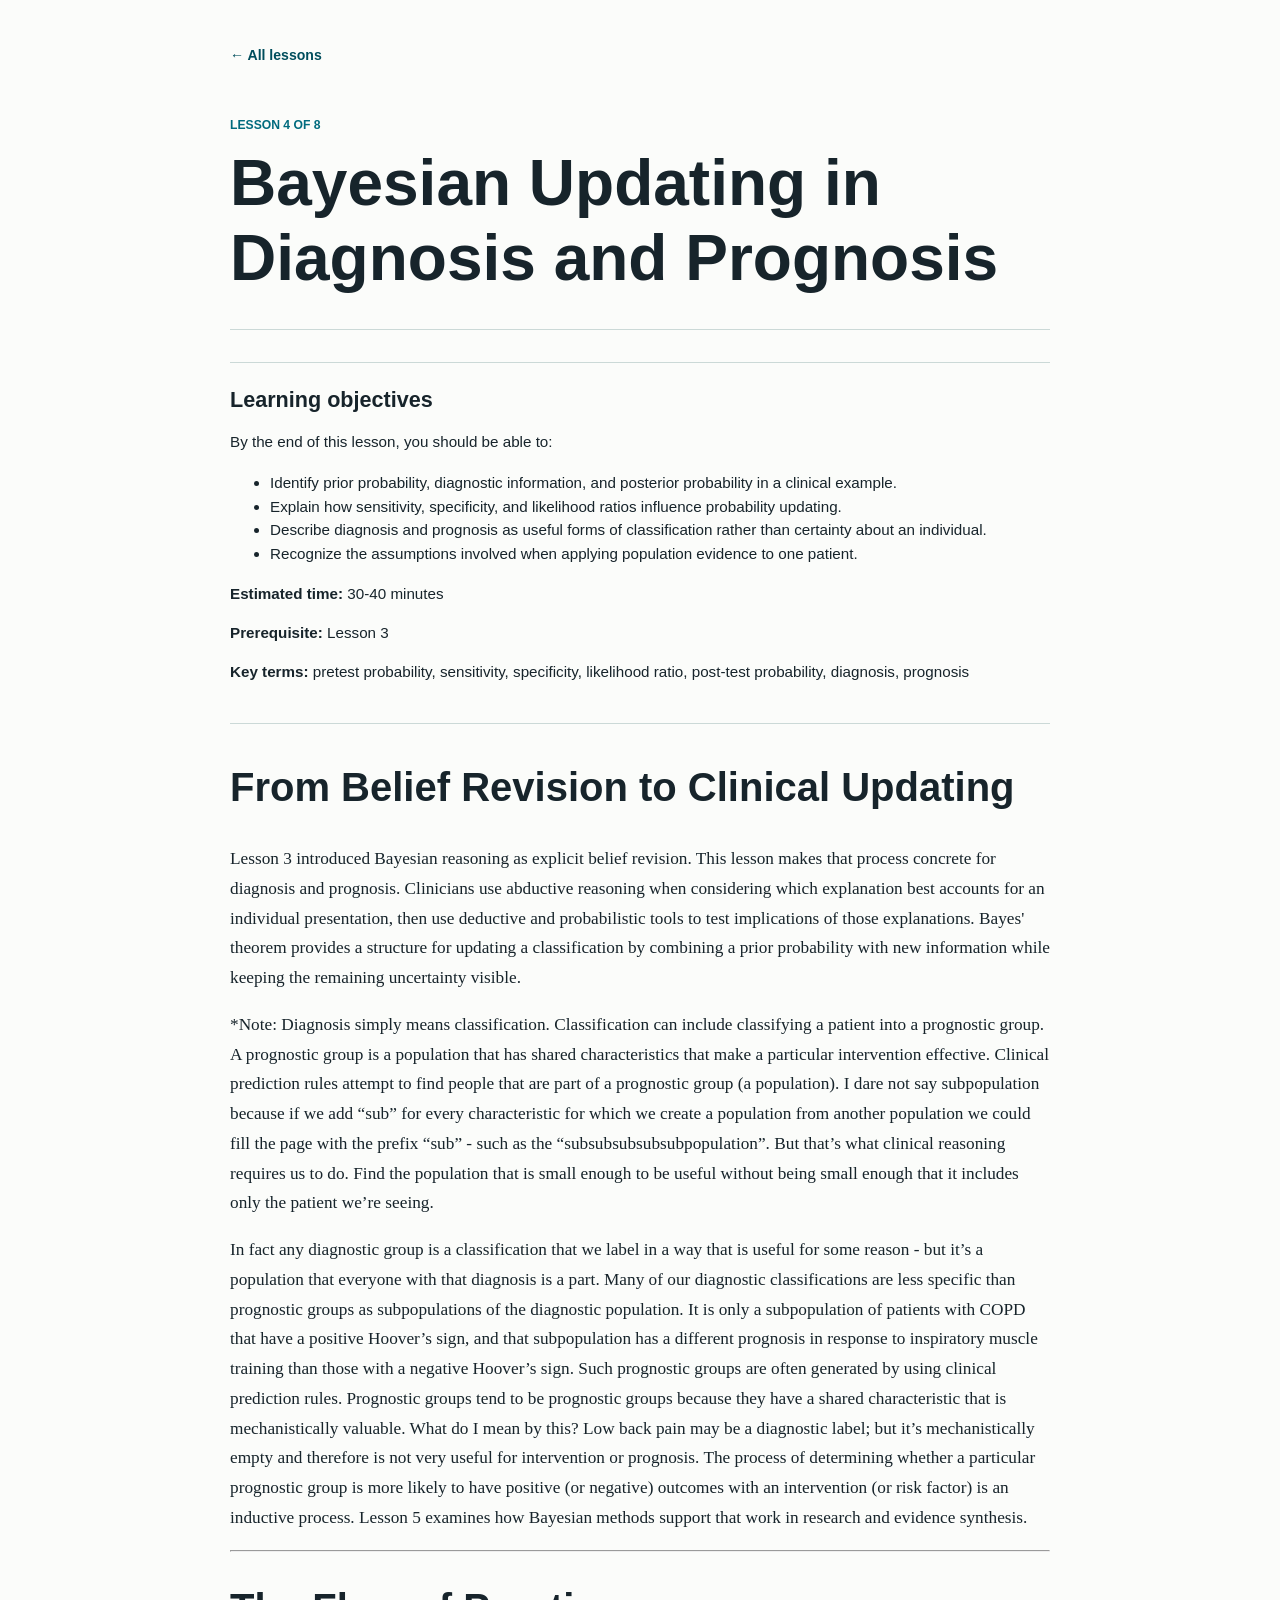
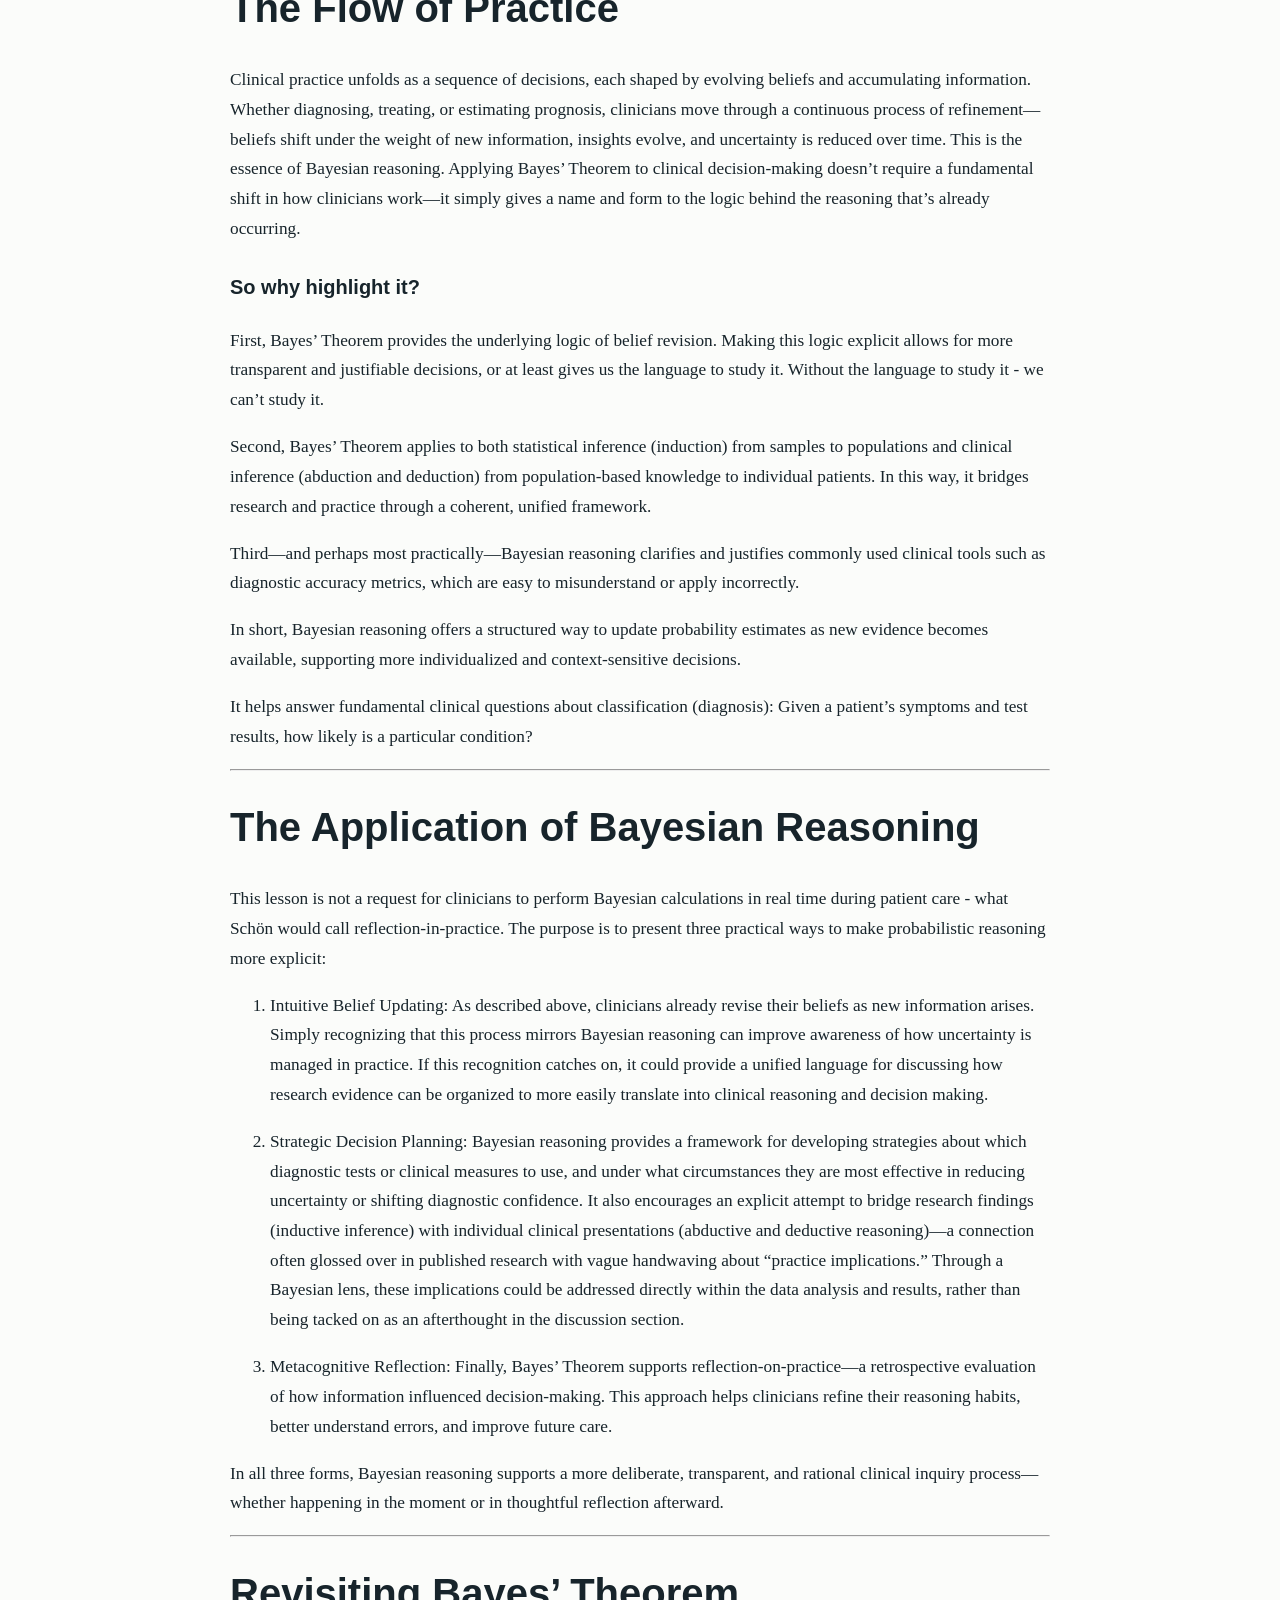
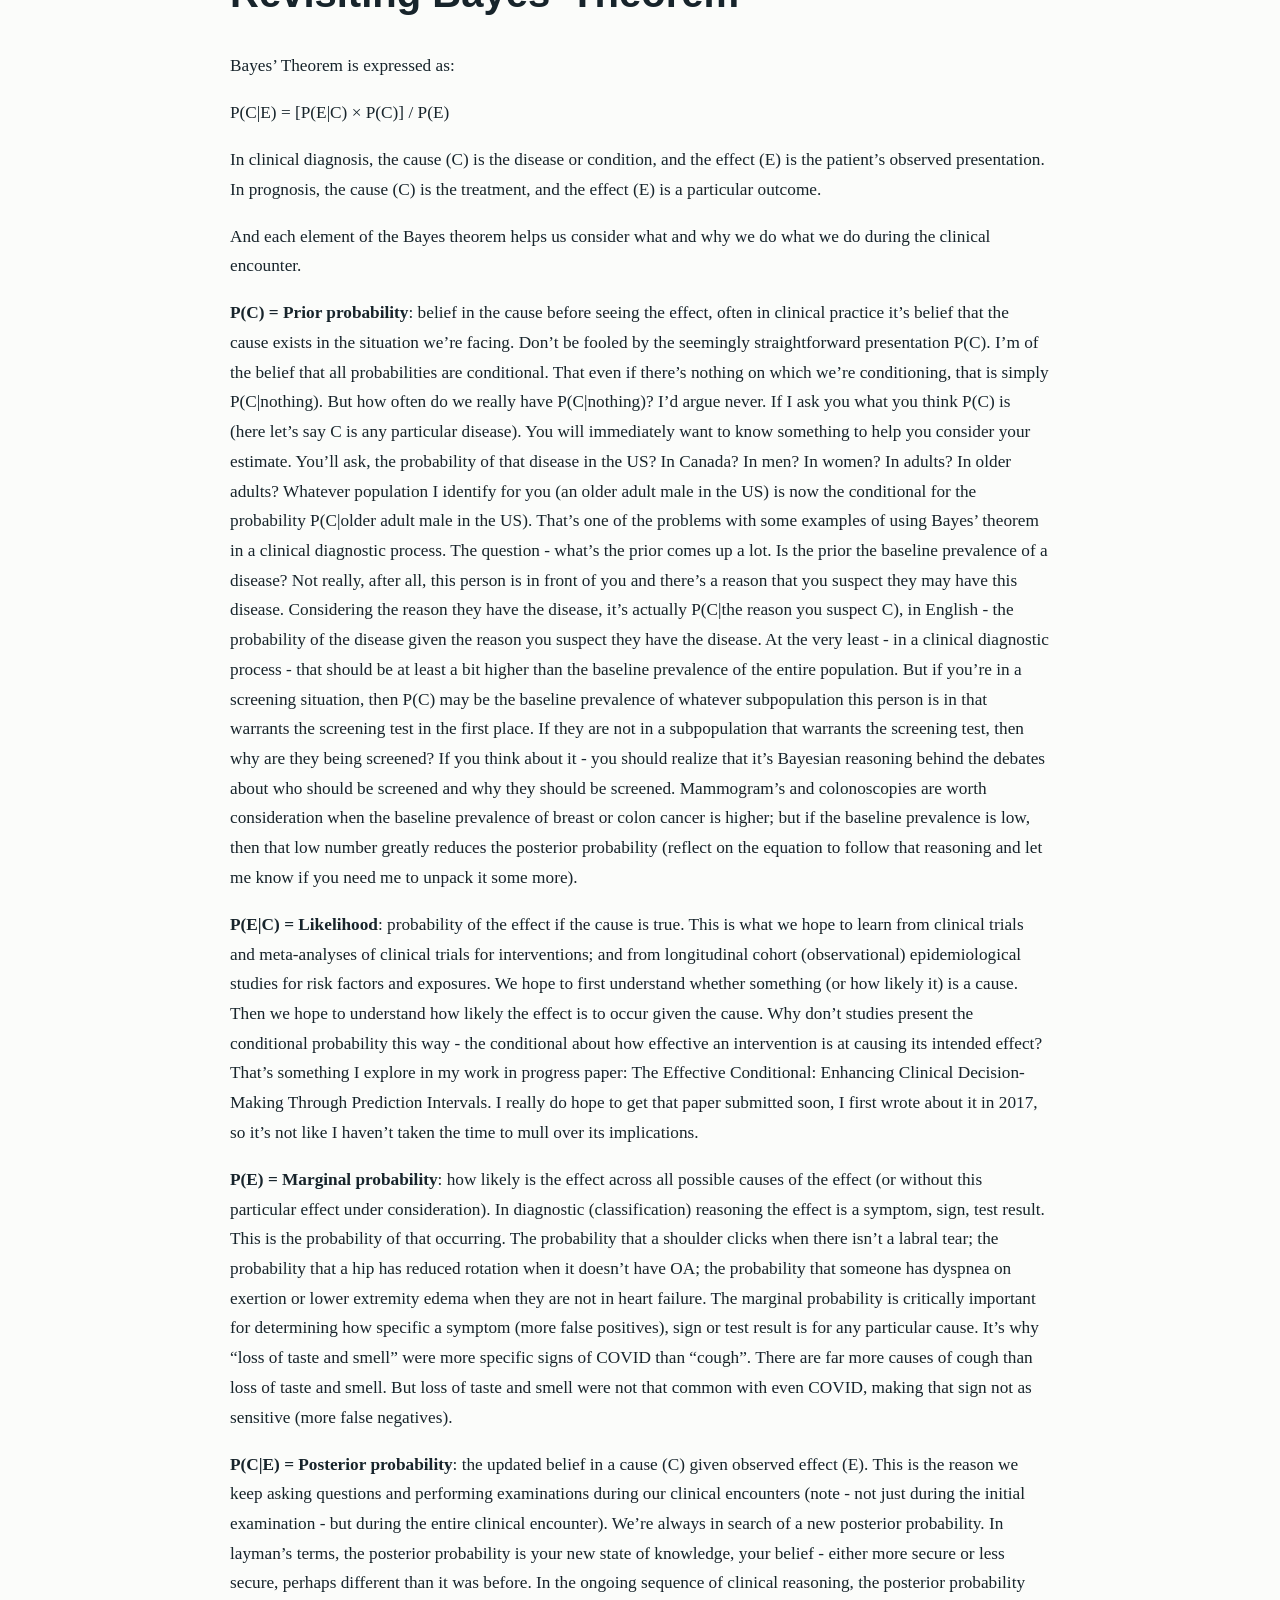
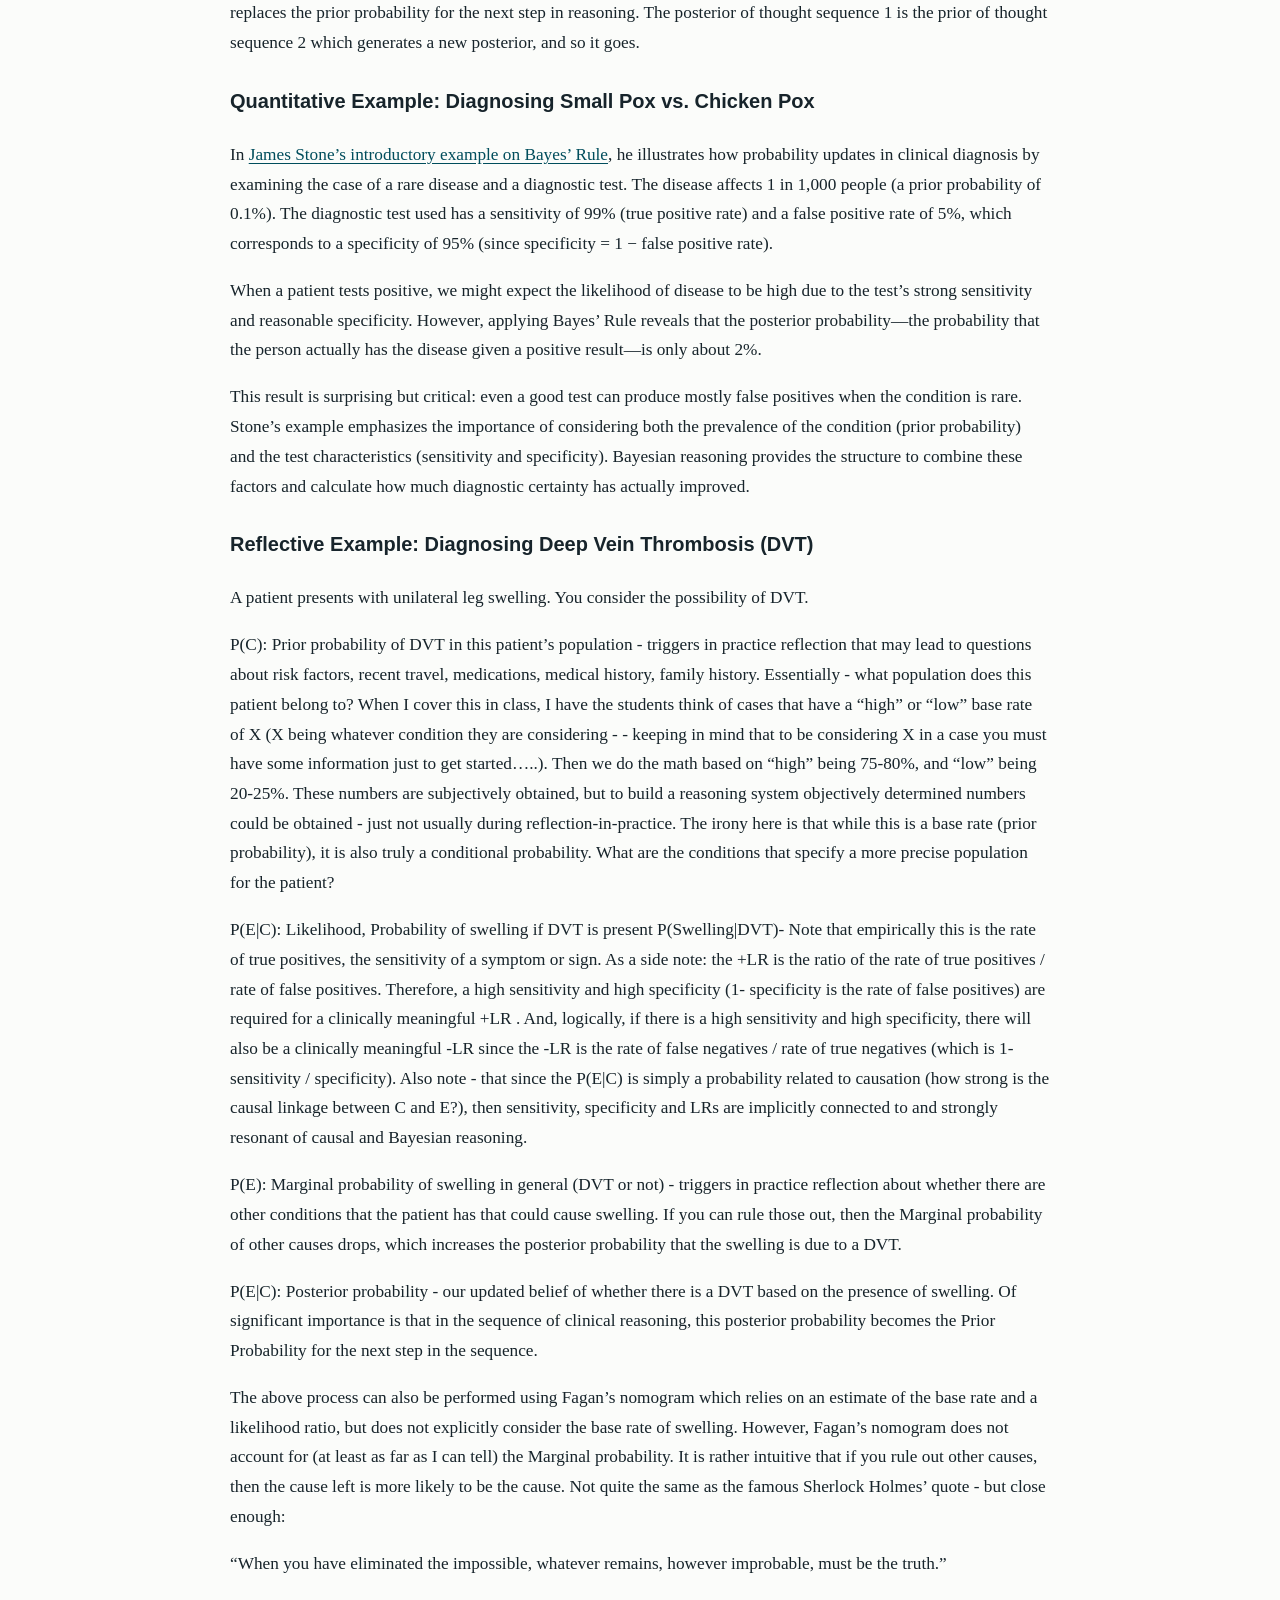
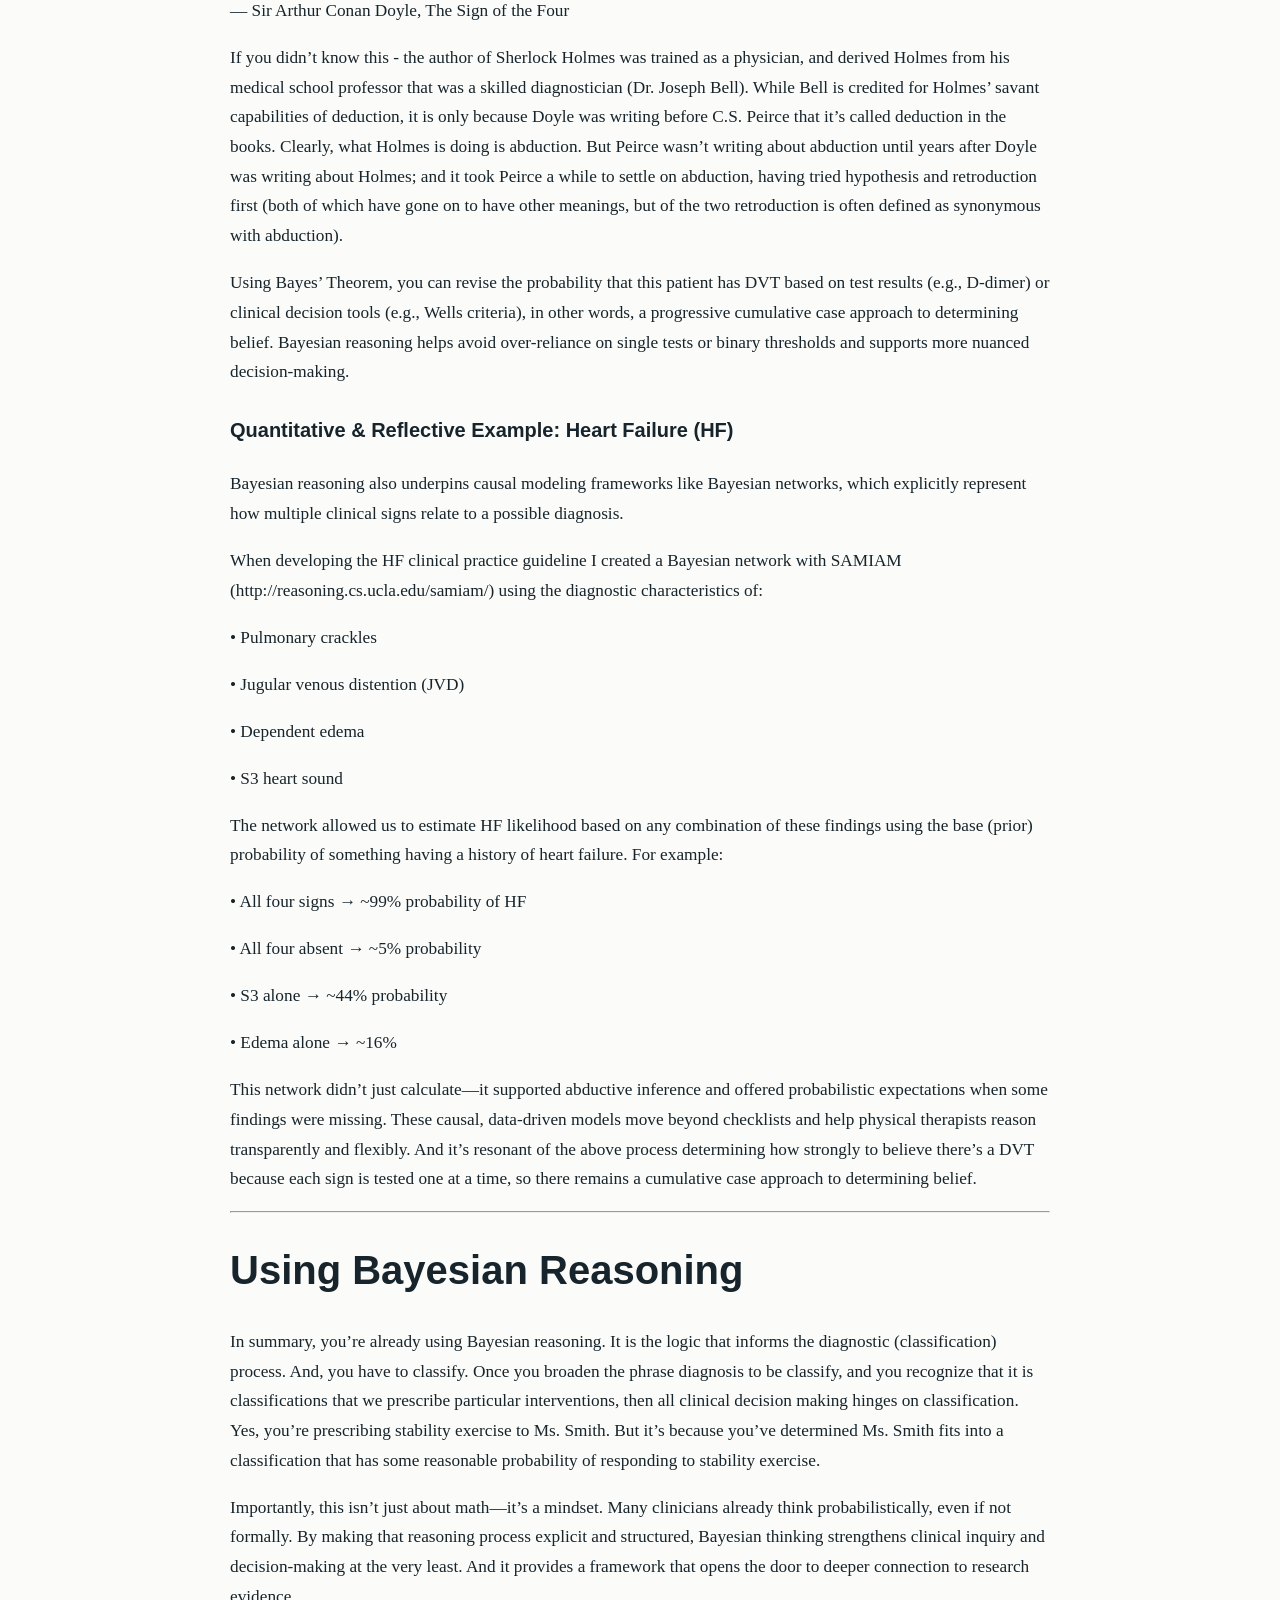
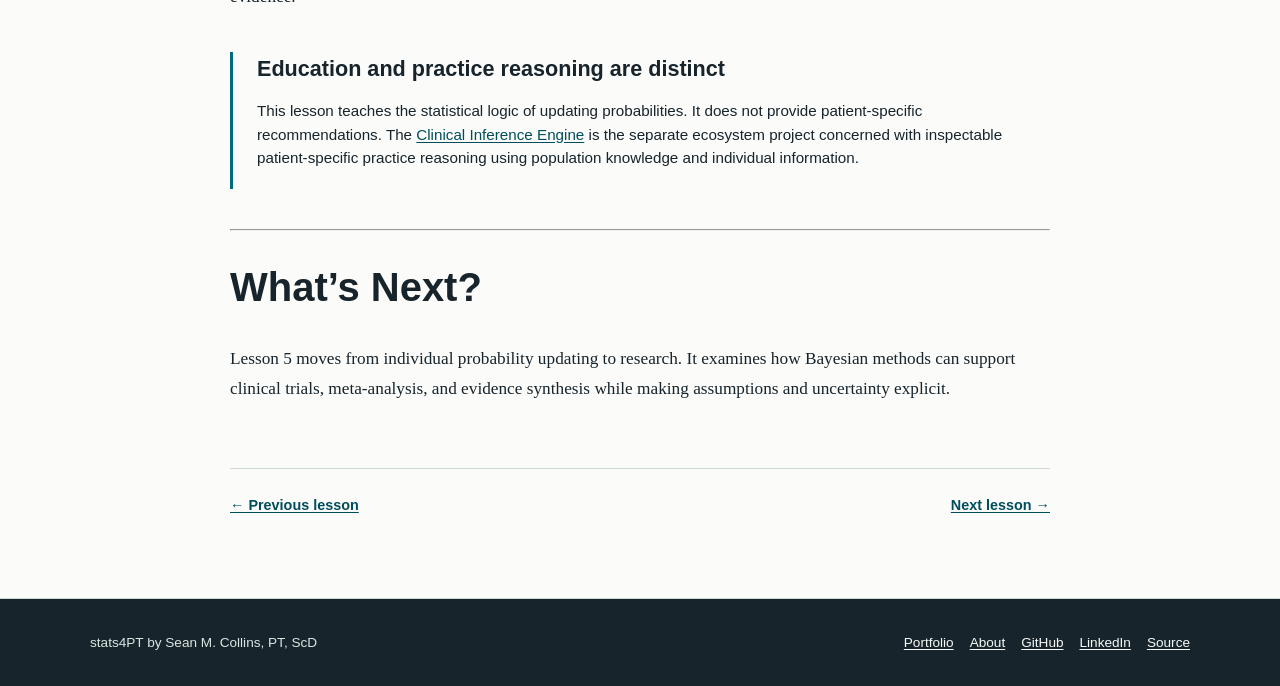
<file: lessons/lesson-5-bayes-theorem-in-clinical-decision.html>
<!doctype html>
<html lang="en">
  <head>
    <meta charset="utf-8" />
    <meta name="viewport" content="width=device-width, initial-scale=1" />
    <title>Bayesian Updating in Diagnosis and Prognosis | stats4PT</title>
    <meta
      name="description"
      content="Apply prior probability, diagnostic information, and posterior probability to diagnosis and prognosis."
    />
    <link rel="stylesheet" href="../assets/styles.css" />
  </head>
  <body>
    <header class="container lesson-header">
      <a class="back-link" href="../index.html">&larr; All lessons</a>
      <p class="eyebrow">Lesson 4 of 8</p>
      <h1>Bayesian Updating in Diagnosis and Prognosis</h1>
    </header>
    <main class="container lesson-layout">
      <article class="lesson-content">
        <section class="lesson-overview">
          <h2>Learning objectives</h2>
          <p>By the end of this lesson, you should be able to:</p>
          <ul>
            <li>
              Identify prior probability, diagnostic information, and posterior
              probability in a clinical example.
            </li>
            <li>
              Explain how sensitivity, specificity, and likelihood ratios
              influence probability updating.
            </li>
            <li>
              Describe diagnosis and prognosis as useful forms of classification
              rather than certainty about an individual.
            </li>
            <li>
              Recognize the assumptions involved when applying population
              evidence to one patient.
            </li>
          </ul>
          <p><strong>Estimated time:</strong> 30-40 minutes</p>
          <p><strong>Prerequisite:</strong> Lesson 3</p>
          <p>
            <strong>Key terms:</strong> pretest probability, sensitivity,
            specificity, likelihood ratio, post-test probability, diagnosis,
            prognosis
          </p>
        </section>
        <h2>From Belief Revision to Clinical Updating</h2>
        <p>
          Lesson 3 introduced Bayesian reasoning as explicit belief revision.
          This lesson makes that process concrete for diagnosis and prognosis.
          Clinicians use abductive reasoning when considering which explanation
          best accounts for an individual presentation, then use deductive and
          probabilistic tools to test implications of those explanations. Bayes'
          theorem provides a structure for updating a classification by
          combining a prior probability with new information while keeping the
          remaining uncertainty visible.
        </p>
        <p>
          *Note: Diagnosis simply means classification. Classification can
          include classifying a patient into a prognostic group. A prognostic
          group is a population that has shared characteristics that make a
          particular intervention effective. Clinical prediction rules attempt
          to find people that are part of a prognostic group (a population). I
          dare not say subpopulation because if we add “sub” for every
          characteristic for which we create a population from another
          population we could fill the page with the prefix “sub” - such as the
          “subsubsubsubsubpopulation”. But that’s what clinical reasoning
          requires us to do. Find the population that is small enough to be
          useful without being small enough that it includes only the patient
          we’re seeing.
        </p>
        <p>
          In fact any diagnostic group is a classification that we label in a
          way that is useful for some reason - but it’s a population that
          everyone with that diagnosis is a part. Many of our diagnostic
          classifications are less specific than prognostic groups as
          subpopulations of the diagnostic population. It is only a
          subpopulation of patients with COPD that have a positive Hoover’s
          sign, and that subpopulation has a different prognosis in response to
          inspiratory muscle training than those with a negative Hoover’s sign.
          Such prognostic groups are often generated by using clinical
          prediction rules. Prognostic groups tend to be prognostic groups
          because they have a shared characteristic that is mechanistically
          valuable. What do I mean by this? Low back pain may be a diagnostic
          label; but it’s mechanistically empty and therefore is not very useful
          for intervention or prognosis. The process of determining whether a
          particular prognostic group is more likely to have positive (or
          negative) outcomes with an intervention (or risk factor) is an
          inductive process. Lesson 5 examines how Bayesian methods support that
          work in research and evidence synthesis.
        </p>
        <div><hr /></div>
        <h2>The Flow of Practice</h2>
        <p>
          Clinical practice unfolds as a sequence of decisions, each shaped by
          evolving beliefs and accumulating information. Whether diagnosing,
          treating, or estimating prognosis, clinicians move through a
          continuous process of refinement—beliefs shift under the weight of new
          information, insights evolve, and uncertainty is reduced over time.
          This is the essence of Bayesian reasoning. Applying Bayes’ Theorem to
          clinical decision-making doesn’t require a fundamental shift in how
          clinicians work—it simply gives a name and form to the logic behind
          the reasoning that’s already occurring.
        </p>
        <h4>So why highlight it?</h4>
        <p>
          First, Bayes’ Theorem provides the underlying logic of belief
          revision. Making this logic explicit allows for more transparent and
          justifiable decisions, or at least gives us the language to study it.
          Without the language to study it - we can’t study it.
        </p>
        <p>
          Second, Bayes’ Theorem applies to both statistical inference
          (induction) from samples to populations and clinical inference
          (abduction and deduction) from population-based knowledge to
          individual patients. In this way, it bridges research and practice
          through a coherent, unified framework.
        </p>
        <p>
          Third—and perhaps most practically—Bayesian reasoning clarifies and
          justifies commonly used clinical tools such as diagnostic accuracy
          metrics, which are easy to misunderstand or apply incorrectly.
        </p>
        <p>
          In short, Bayesian reasoning offers a structured way to update
          probability estimates as new evidence becomes available, supporting
          more individualized and context-sensitive decisions.
        </p>
        <p>
          It helps answer fundamental clinical questions about classification
          (diagnosis): Given a patient’s symptoms and test results, how likely
          is a particular condition?
        </p>
        <div><hr /></div>
        <h2>The Application of Bayesian Reasoning</h2>
        <p>
          This lesson is not a request for clinicians to perform Bayesian
          calculations in real time during patient care - what Schön would call
          reflection-in-practice. The purpose is to present three practical ways
          to make probabilistic reasoning more explicit:
        </p>
        <ol>
          <li>
            <p>
              Intuitive Belief Updating: As described above, clinicians already
              revise their beliefs as new information arises. Simply recognizing
              that this process mirrors Bayesian reasoning can improve awareness
              of how uncertainty is managed in practice. If this recognition
              catches on, it could provide a unified language for discussing how
              research evidence can be organized to more easily translate into
              clinical reasoning and decision making.
            </p>
          </li>
          <li>
            <p>
              Strategic Decision Planning: Bayesian reasoning provides a
              framework for developing strategies about which diagnostic tests
              or clinical measures to use, and under what circumstances they are
              most effective in reducing uncertainty or shifting diagnostic
              confidence. It also encourages an explicit attempt to bridge
              research findings (inductive inference) with individual clinical
              presentations (abductive and deductive reasoning)—a connection
              often glossed over in published research with vague handwaving
              about “practice implications.” Through a Bayesian lens, these
              implications could be addressed directly within the data analysis
              and results, rather than being tacked on as an afterthought in the
              discussion section.
            </p>
          </li>
          <li>
            <p>
              Metacognitive Reflection: Finally, Bayes’ Theorem supports
              reflection-on-practice—a retrospective evaluation of how
              information influenced decision-making. This approach helps
              clinicians refine their reasoning habits, better understand
              errors, and improve future care.
            </p>
          </li>
        </ol>
        <p>
          In all three forms, Bayesian reasoning supports a more deliberate,
          transparent, and rational clinical inquiry process—whether happening
          in the moment or in thoughtful reflection afterward.
        </p>
        <div><hr /></div>
        <h2>Revisiting Bayes’ Theorem</h2>
        <p>Bayes’ Theorem is expressed as:</p>
        <p>P(C|E) = [P(E|C) × P(C)] / P(E)</p>
        <p>
          In clinical diagnosis, the cause (C) is the disease or condition, and
          the effect (E) is the patient’s observed presentation. In prognosis,
          the cause (C) is the treatment, and the effect (E) is a particular
          outcome.
        </p>
        <p>
          And each element of the Bayes theorem helps us consider what and why
          we do what we do during the clinical encounter.
        </p>
        <p>
          <strong>P(C) = Prior probability</strong>: belief in the cause before
          seeing the effect, often in clinical practice it’s belief that the
          cause exists in the situation we’re facing. Don’t be fooled by the
          seemingly straightforward presentation P(C). I’m of the belief that
          all probabilities are conditional. That even if there’s nothing on
          which we’re conditioning, that is simply P(C|nothing). But how often
          do we really have P(C|nothing)? I’d argue never. If I ask you what you
          think P(C) is (here let’s say C is any particular disease). You will
          immediately want to know something to help you consider your estimate.
          You’ll ask, the probability of that disease in the US? In Canada? In
          men? In women? In adults? In older adults? Whatever population I
          identify for you (an older adult male in the US) is now the
          conditional for the probability P(C|older adult male in the US).
          That’s one of the problems with some examples of using Bayes’ theorem
          in a clinical diagnostic process. The question - what’s the prior
          comes up a lot. Is the prior the baseline prevalence of a disease? Not
          really, after all, this person is in front of you and there’s a reason
          that you suspect they may have this disease. Considering the reason
          they have the disease, it’s actually P(C|the reason you suspect C), in
          English - the probability of the disease given the reason you suspect
          they have the disease. At the very least - in a clinical diagnostic
          process - that should be at least a bit higher than the baseline
          prevalence of the entire population. But if you’re in a screening
          situation, then P(C) may be the baseline prevalence of whatever
          subpopulation this person is in that warrants the screening test in
          the first place. If they are not in a subpopulation that warrants the
          screening test, then why are they being screened? If you think about
          it - you should realize that it’s Bayesian reasoning behind the
          debates about who should be screened and why they should be screened.
          Mammogram’s and colonoscopies are worth consideration when the
          baseline prevalence of breast or colon cancer is higher; but if the
          baseline prevalence is low, then that low number greatly reduces the
          posterior probability (reflect on the equation to follow that
          reasoning and let me know if you need me to unpack it some more).
        </p>
        <p>
          <strong>P(E|C) = Likelihood</strong>: probability of the effect if the
          cause is true. This is what we hope to learn from clinical trials and
          meta-analyses of clinical trials for interventions; and from
          longitudinal cohort (observational) epidemiological studies for risk
          factors and exposures. We hope to first understand whether something
          (or how likely it) is a cause. Then we hope to understand how likely
          the effect is to occur given the cause. Why don’t studies present the
          conditional probability this way - the conditional about how effective
          an intervention is at causing its intended effect? That’s something I
          explore in my work in progress paper: The Effective Conditional:
          Enhancing Clinical Decision-Making Through Prediction Intervals. I
          really do hope to get that paper submitted soon, I first wrote about
          it in 2017, so it’s not like I haven’t taken the time to mull over its
          implications.
        </p>
        <p>
          <strong>P(E) = Marginal probability</strong>: how likely is the effect
          across all possible causes of the effect (or without this particular
          effect under consideration). In diagnostic (classification) reasoning
          the effect is a symptom, sign, test result. This is the probability of
          that occurring. The probability that a shoulder clicks when there
          isn’t a labral tear; the probability that a hip has reduced rotation
          when it doesn’t have OA; the probability that someone has dyspnea on
          exertion or lower extremity edema when they are not in heart failure.
          The marginal probability is critically important for determining how
          specific a symptom (more false positives), sign or test result is for
          any particular cause. It’s why “loss of taste and smell” were more
          specific signs of COVID than “cough”. There are far more causes of
          cough than loss of taste and smell. But loss of taste and smell were
          not that common with even COVID, making that sign not as sensitive
          (more false negatives).
        </p>
        <p>
          <strong>P(C|E) = Posterior probability</strong>: the updated belief in
          a cause (C) given observed effect (E). This is the reason we keep
          asking questions and performing examinations during our clinical
          encounters (note - not just during the initial examination - but
          during the entire clinical encounter). We’re always in search of a new
          posterior probability. In layman’s terms, the posterior probability is
          your new state of knowledge, your belief - either more secure or less
          secure, perhaps different than it was before. In the ongoing sequence
          of clinical reasoning, the posterior probability replaces the prior
          probability for the next step in reasoning. The posterior of thought
          sequence 1 is the prior of thought sequence 2 which generates a new
          posterior, and so it goes.
        </p>
        <h4>Quantitative Example: Diagnosing Small Pox vs. Chicken Pox</h4>
        <p>
          In
          <a
            href="https://jamesstone.sites.sheffield.ac.uk/books/bayes-rule/an-introduction-to-bayes-rule-chapter-1#h.liiyr4kqkkgk"
            >James Stone’s introductory example on Bayes’ Rule</a
          >, he illustrates how probability updates in clinical diagnosis by
          examining the case of a rare disease and a diagnostic test. The
          disease affects 1 in 1,000 people (a prior probability of 0.1%). The
          diagnostic test used has a sensitivity of 99% (true positive rate) and
          a false positive rate of 5%, which corresponds to a specificity of 95%
          (since specificity = 1 − false positive rate).
        </p>
        <p>
          When a patient tests positive, we might expect the likelihood of
          disease to be high due to the test’s strong sensitivity and reasonable
          specificity. However, applying Bayes’ Rule reveals that the posterior
          probability—the probability that the person actually has the disease
          given a positive result—is only about 2%.
        </p>
        <p>
          This result is surprising but critical: even a good test can produce
          mostly false positives when the condition is rare. Stone’s example
          emphasizes the importance of considering both the prevalence of the
          condition (prior probability) and the test characteristics
          (sensitivity and specificity). Bayesian reasoning provides the
          structure to combine these factors and calculate how much diagnostic
          certainty has actually improved.
        </p>
        <h4>Reflective Example: Diagnosing Deep Vein Thrombosis (DVT)</h4>
        <p>
          A patient presents with unilateral leg swelling. You consider the
          possibility of DVT.
        </p>
        <p>
          P(C): Prior probability of DVT in this patient’s population - triggers
          in practice reflection that may lead to questions about risk factors,
          recent travel, medications, medical history, family history.
          Essentially - what population does this patient belong to? When I
          cover this in class, I have the students think of cases that have a
          “high” or “low” base rate of X (X being whatever condition they are
          considering - - keeping in mind that to be considering X in a case you
          must have some information just to get started…..). Then we do the
          math based on “high” being 75-80%, and “low” being 20-25%. These
          numbers are subjectively obtained, but to build a reasoning system
          objectively determined numbers could be obtained - just not usually
          during reflection-in-practice. The irony here is that while this is a
          base rate (prior probability), it is also truly a conditional
          probability. What are the conditions that specify a more precise
          population for the patient?
        </p>
        <p>
          P(E|C): Likelihood, Probability of swelling if DVT is present
          P(Swelling|DVT)- Note that empirically this is the rate of true
          positives, the sensitivity of a symptom or sign. As a side note: the
          +LR is the ratio of the rate of true positives / rate of false
          positives. Therefore, a high sensitivity and high specificity (1-
          specificity is the rate of false positives) are required for a
          clinically meaningful +LR . And, logically, if there is a high
          sensitivity and high specificity, there will also be a clinically
          meaningful -LR since the -LR is the rate of false negatives / rate of
          true negatives (which is 1-sensitivity / specificity). Also note -
          that since the P(E|C) is simply a probability related to causation
          (how strong is the causal linkage between C and E?), then sensitivity,
          specificity and LRs are implicitly connected to and strongly resonant
          of causal and Bayesian reasoning.
        </p>
        <p>
          P(E): Marginal probability of swelling in general (DVT or not) -
          triggers in practice reflection about whether there are other
          conditions that the patient has that could cause swelling. If you can
          rule those out, then the Marginal probability of other causes drops,
          which increases the posterior probability that the swelling is due to
          a DVT.
        </p>
        <p>
          P(E|C): Posterior probability - our updated belief of whether there is
          a DVT based on the presence of swelling. Of significant importance is
          that in the sequence of clinical reasoning, this posterior probability
          becomes the Prior Probability for the next step in the sequence.
        </p>
        <p>
          The above process can also be performed using Fagan’s nomogram which
          relies on an estimate of the base rate and a likelihood ratio, but
          does not explicitly consider the base rate of swelling. However,
          Fagan’s nomogram does not account for (at least as far as I can tell)
          the Marginal probability. It is rather intuitive that if you rule out
          other causes, then the cause left is more likely to be the cause. Not
          quite the same as the famous Sherlock Holmes’ quote - but close
          enough:
        </p>
        <p>
          “When you have eliminated the impossible, whatever remains, however
          improbable, must be the truth.”
        </p>
        <p>— Sir Arthur Conan Doyle, The Sign of the Four</p>
        <p>
          If you didn’t know this - the author of Sherlock Holmes was trained as
          a physician, and derived Holmes from his medical school professor that
          was a skilled diagnostician (Dr. Joseph Bell). While Bell is credited
          for Holmes’ savant capabilities of deduction, it is only because Doyle
          was writing before C.S. Peirce that it’s called deduction in the
          books. Clearly, what Holmes is doing is abduction. But Peirce wasn’t
          writing about abduction until years after Doyle was writing about
          Holmes; and it took Peirce a while to settle on abduction, having
          tried hypothesis and retroduction first (both of which have gone on to
          have other meanings, but of the two retroduction is often defined as
          synonymous with abduction).
        </p>
        <p>
          Using Bayes’ Theorem, you can revise the probability that this patient
          has DVT based on test results (e.g., D-dimer) or clinical decision
          tools (e.g., Wells criteria), in other words, a progressive cumulative
          case approach to determining belief. Bayesian reasoning helps avoid
          over-reliance on single tests or binary thresholds and supports more
          nuanced decision-making.
        </p>
        <h4>Quantitative &amp; Reflective Example: Heart Failure (HF)</h4>
        <p>
          Bayesian reasoning also underpins causal modeling frameworks like
          Bayesian networks, which explicitly represent how multiple clinical
          signs relate to a possible diagnosis.
        </p>
        <p>
          When developing the HF clinical practice guideline I created a
          Bayesian network with SAMIAM (http://reasoning.cs.ucla.edu/samiam/)
          using the diagnostic characteristics of:
        </p>
        <p>• Pulmonary crackles</p>
        <p>• Jugular venous distention (JVD)</p>
        <p>• Dependent edema</p>
        <p>• S3 heart sound</p>
        <p>
          The network allowed us to estimate HF likelihood based on any
          combination of these findings using the base (prior) probability of
          something having a history of heart failure. For example:
        </p>
        <p>• All four signs → ~99% probability of HF</p>
        <p>• All four absent → ~5% probability</p>
        <p>• S3 alone → ~44% probability</p>
        <p>• Edema alone → ~16%</p>
        <p>
          This network didn’t just calculate—it supported abductive inference
          and offered probabilistic expectations when some findings were
          missing. These causal, data-driven models move beyond checklists and
          help physical therapists reason transparently and flexibly. And it’s
          resonant of the above process determining how strongly to believe
          there’s a DVT because each sign is tested one at a time, so there
          remains a cumulative case approach to determining belief.
        </p>
        <div><hr /></div>
        <h2>Using Bayesian Reasoning</h2>
        <p>
          In summary, you’re already using Bayesian reasoning. It is the logic
          that informs the diagnostic (classification) process. And, you have to
          classify. Once you broaden the phrase diagnosis to be classify, and
          you recognize that it is classifications that we prescribe particular
          interventions, then all clinical decision making hinges on
          classification. Yes, you’re prescribing stability exercise to Ms.
          Smith. But it’s because you’ve determined Ms. Smith fits into a
          classification that has some reasonable probability of responding to
          stability exercise.
        </p>
        <p>
          Importantly, this isn’t just about math—it’s a mindset. Many
          clinicians already think probabilistically, even if not formally. By
          making that reasoning process explicit and structured, Bayesian
          thinking strengthens clinical inquiry and decision-making at the very
          least. And it provides a framework that opens the door to deeper
          connection to research evidence.
        </p>
        <aside class="lesson-boundary">
          <h2>Education and practice reasoning are distinct</h2>
          <p>
            This lesson teaches the statistical logic of updating probabilities.
            It does not provide patient-specific recommendations. The
            <a href="https://github.com/scollinspt/Clinical-Inference-Engine"
              >Clinical Inference Engine</a
            >
            is the separate ecosystem project concerned with inspectable
            patient-specific practice reasoning using population knowledge and
            individual information.
          </p>
        </aside>
        <div><hr /></div>
        <h2>What’s Next?</h2>
        <p>
          Lesson 5 moves from individual probability updating to research. It
          examines how Bayesian methods can support clinical trials,
          meta-analysis, and evidence synthesis while making assumptions and
          uncertainty explicit.
        </p>
      </article>
      <nav class="lesson-nav" aria-label="Lesson navigation">
        <a href="lesson-3-bayesian-reasoning-for-clinical-decision.html"
          >&larr; Previous lesson</a
        >
        <a href="lesson-4-bayesian-applications-in-research.html"
          >Next lesson &rarr;</a
        >
      </nav>
    </main>
    <footer class="site-footer">
      <div class="container footer-inner">
        <span>stats4PT by Sean M. Collins, PT, ScD</span>
        <nav aria-label="Author and project links">
          <a href="https://scollinspt.github.io/">Portfolio</a>
          <a href="https://scollinspt.github.io/about.html">About</a>
          <a href="https://github.com/scollinspt">GitHub</a>
          <a href="https://www.linkedin.com/in/sean-collins-868b3a391/"
            >LinkedIn</a
          >
          <a href="https://github.com/scollinspt/stats4PT">Source</a>
        </nav>
      </div>
    </footer>
  </body>
</html>
</file>
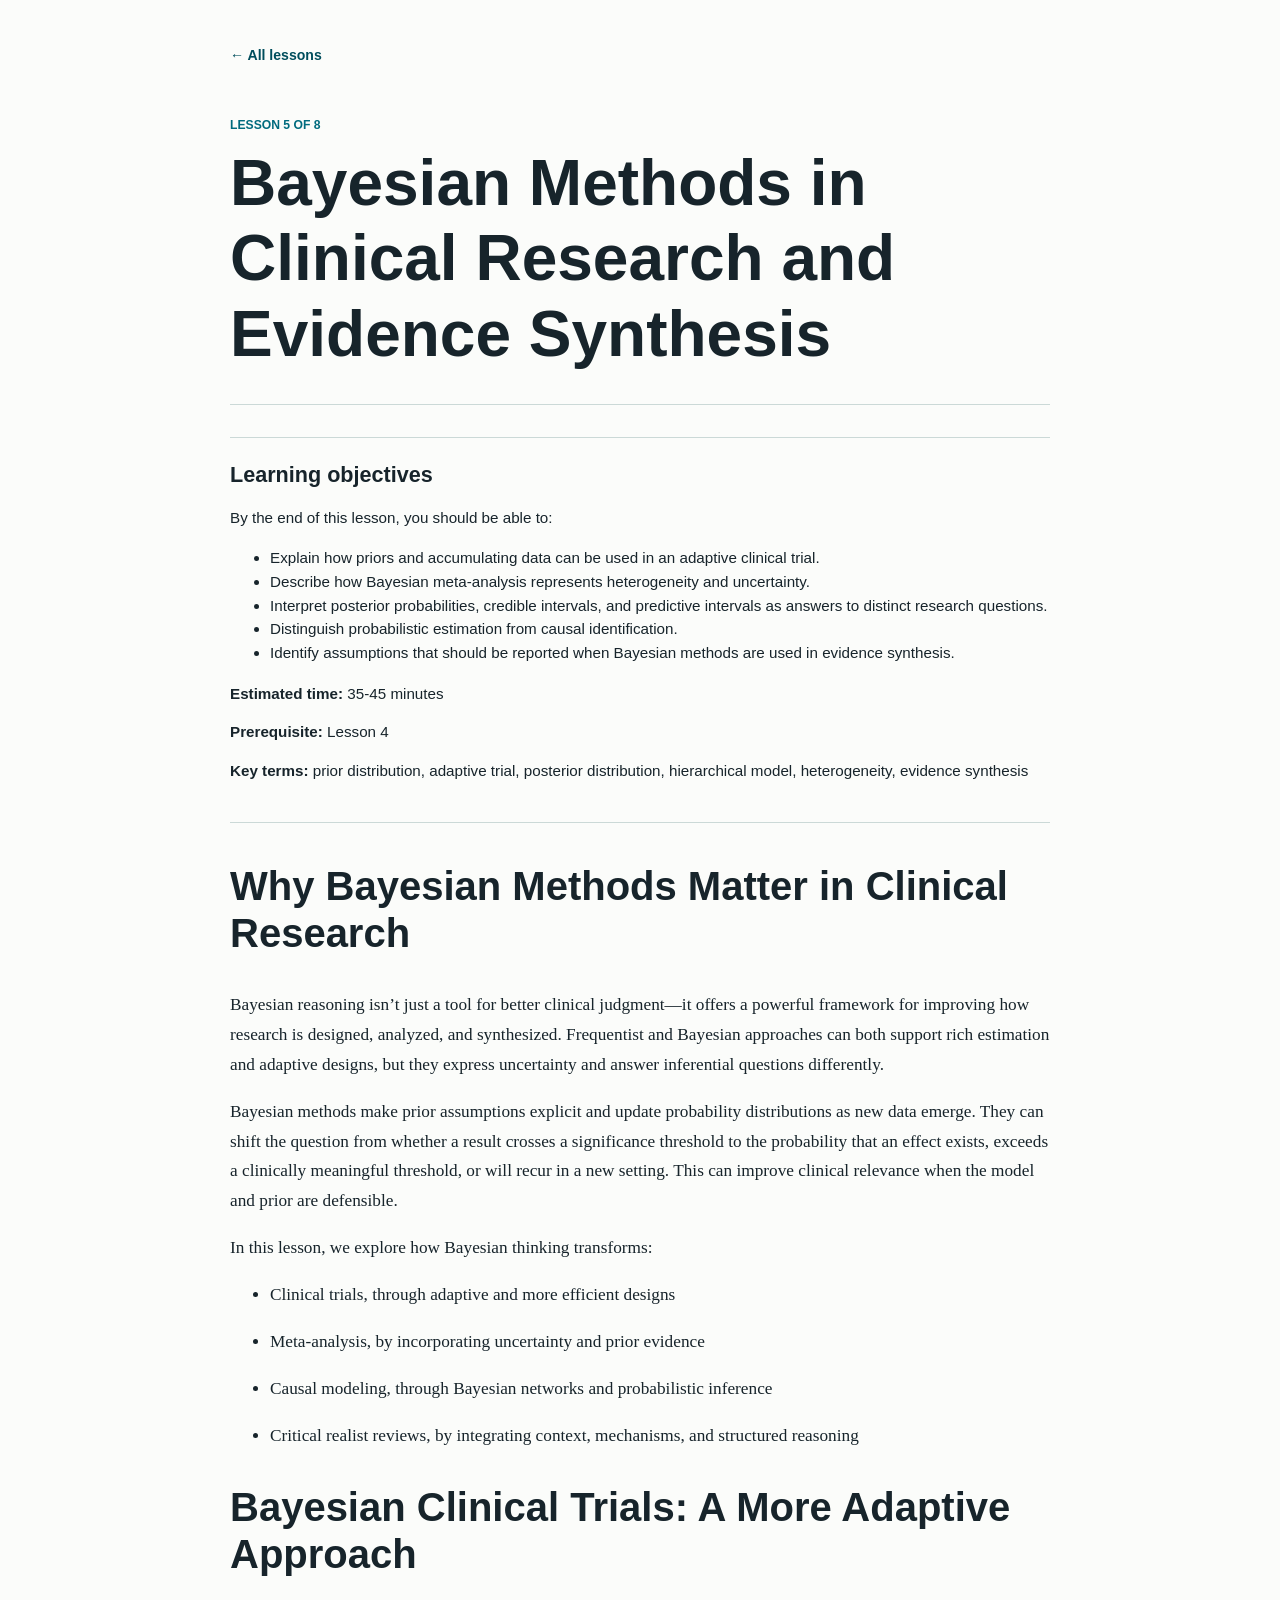
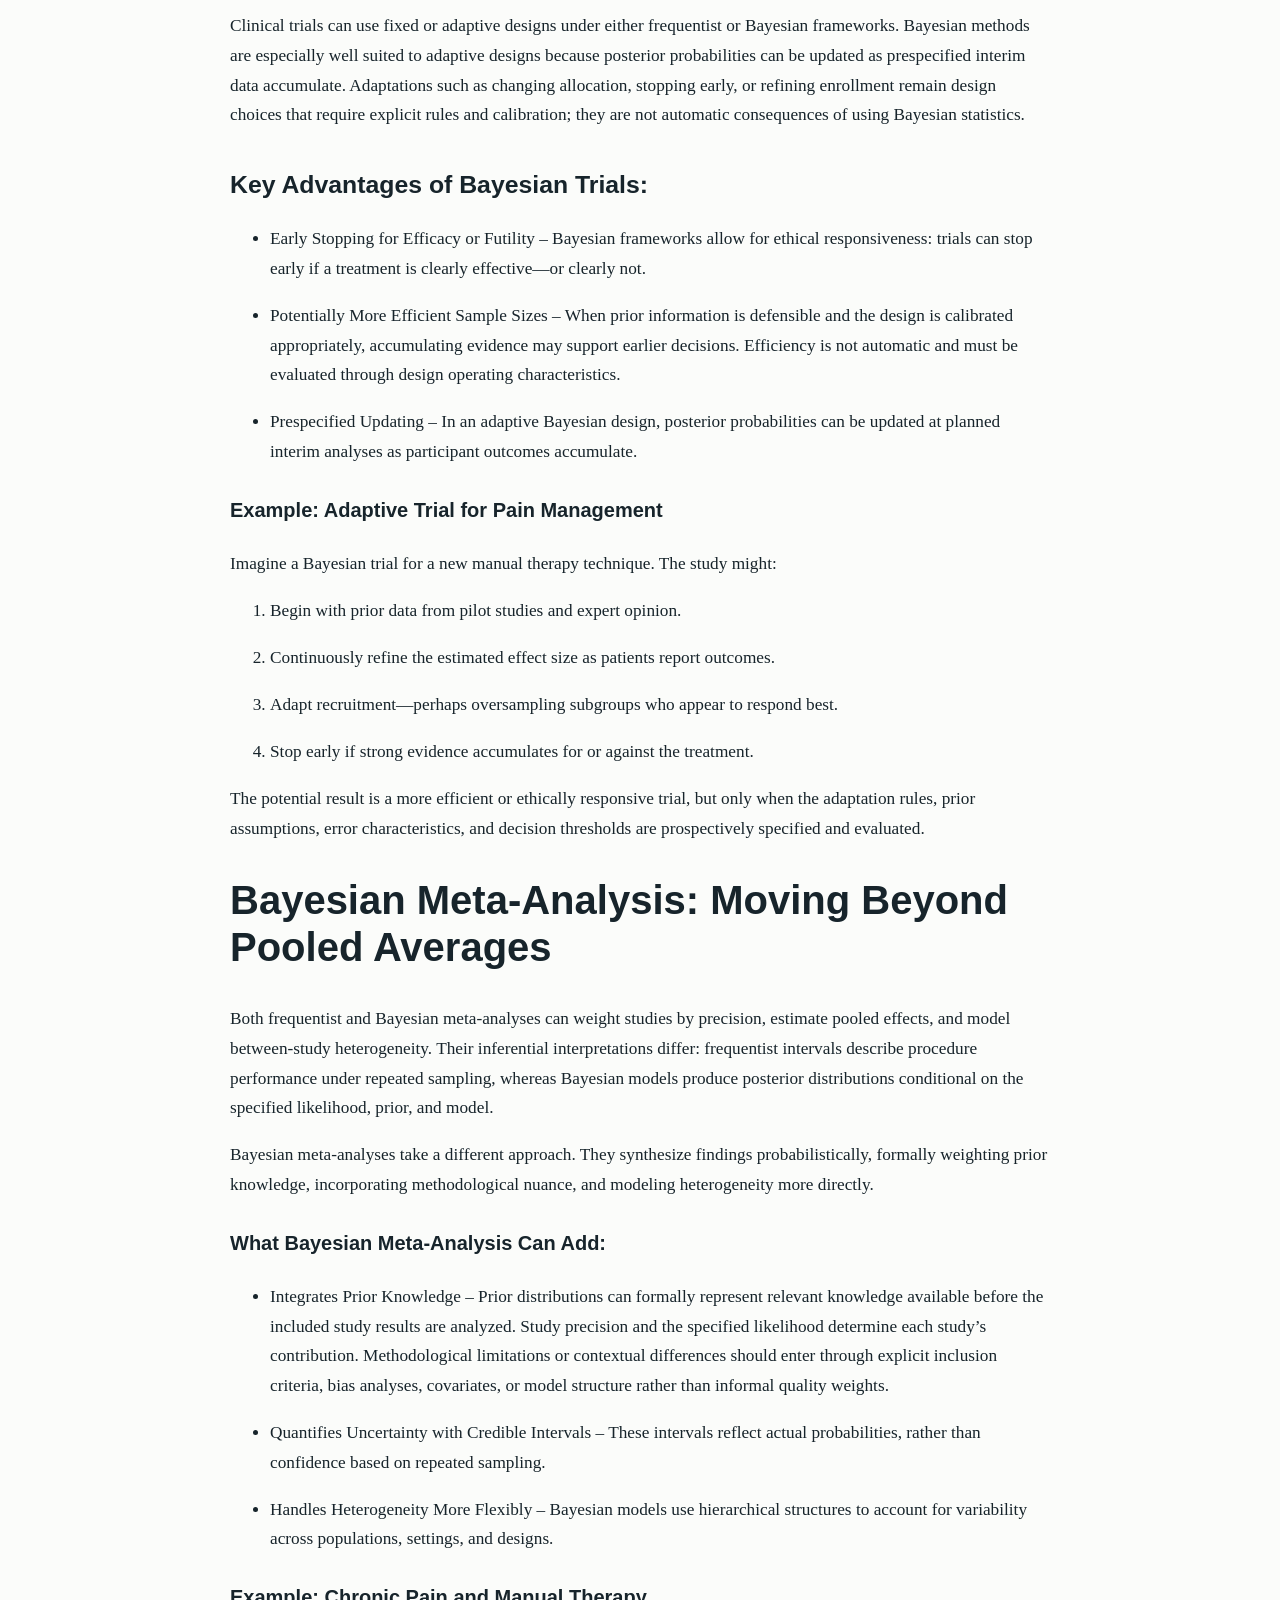
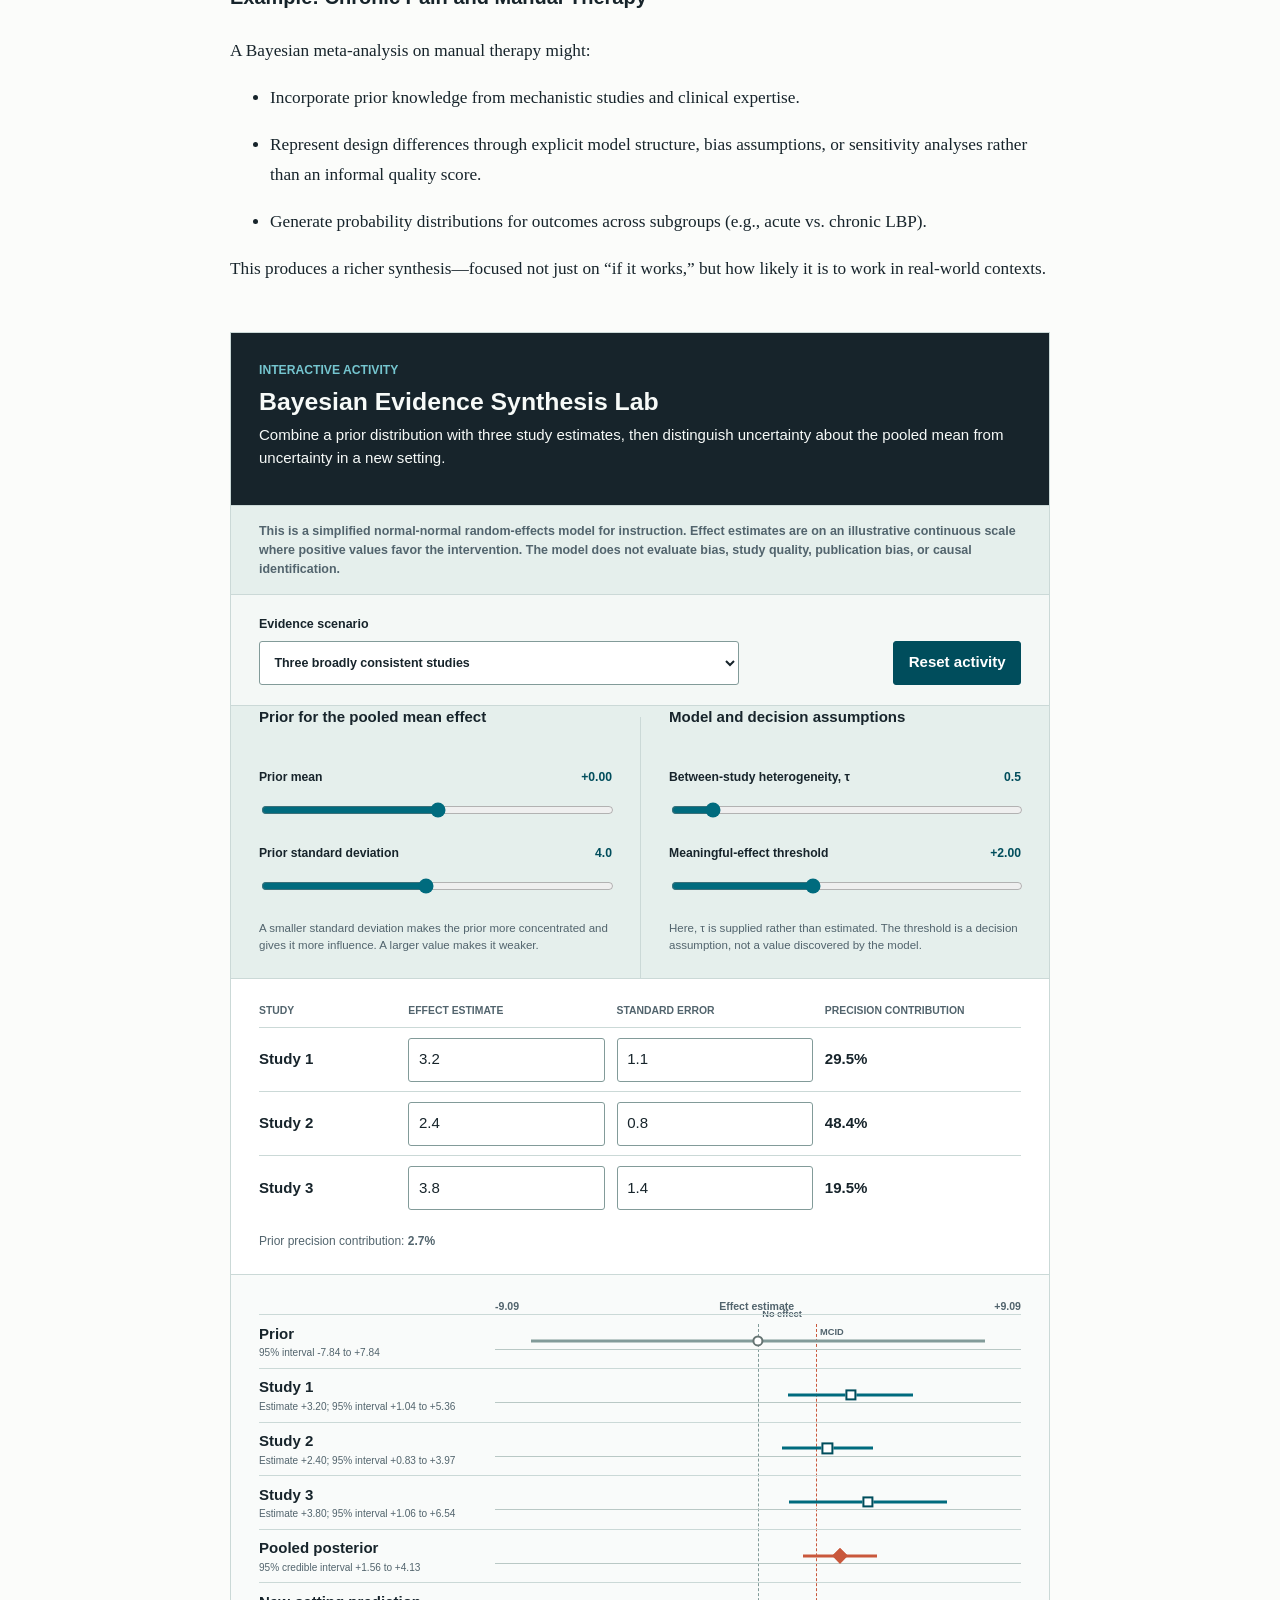
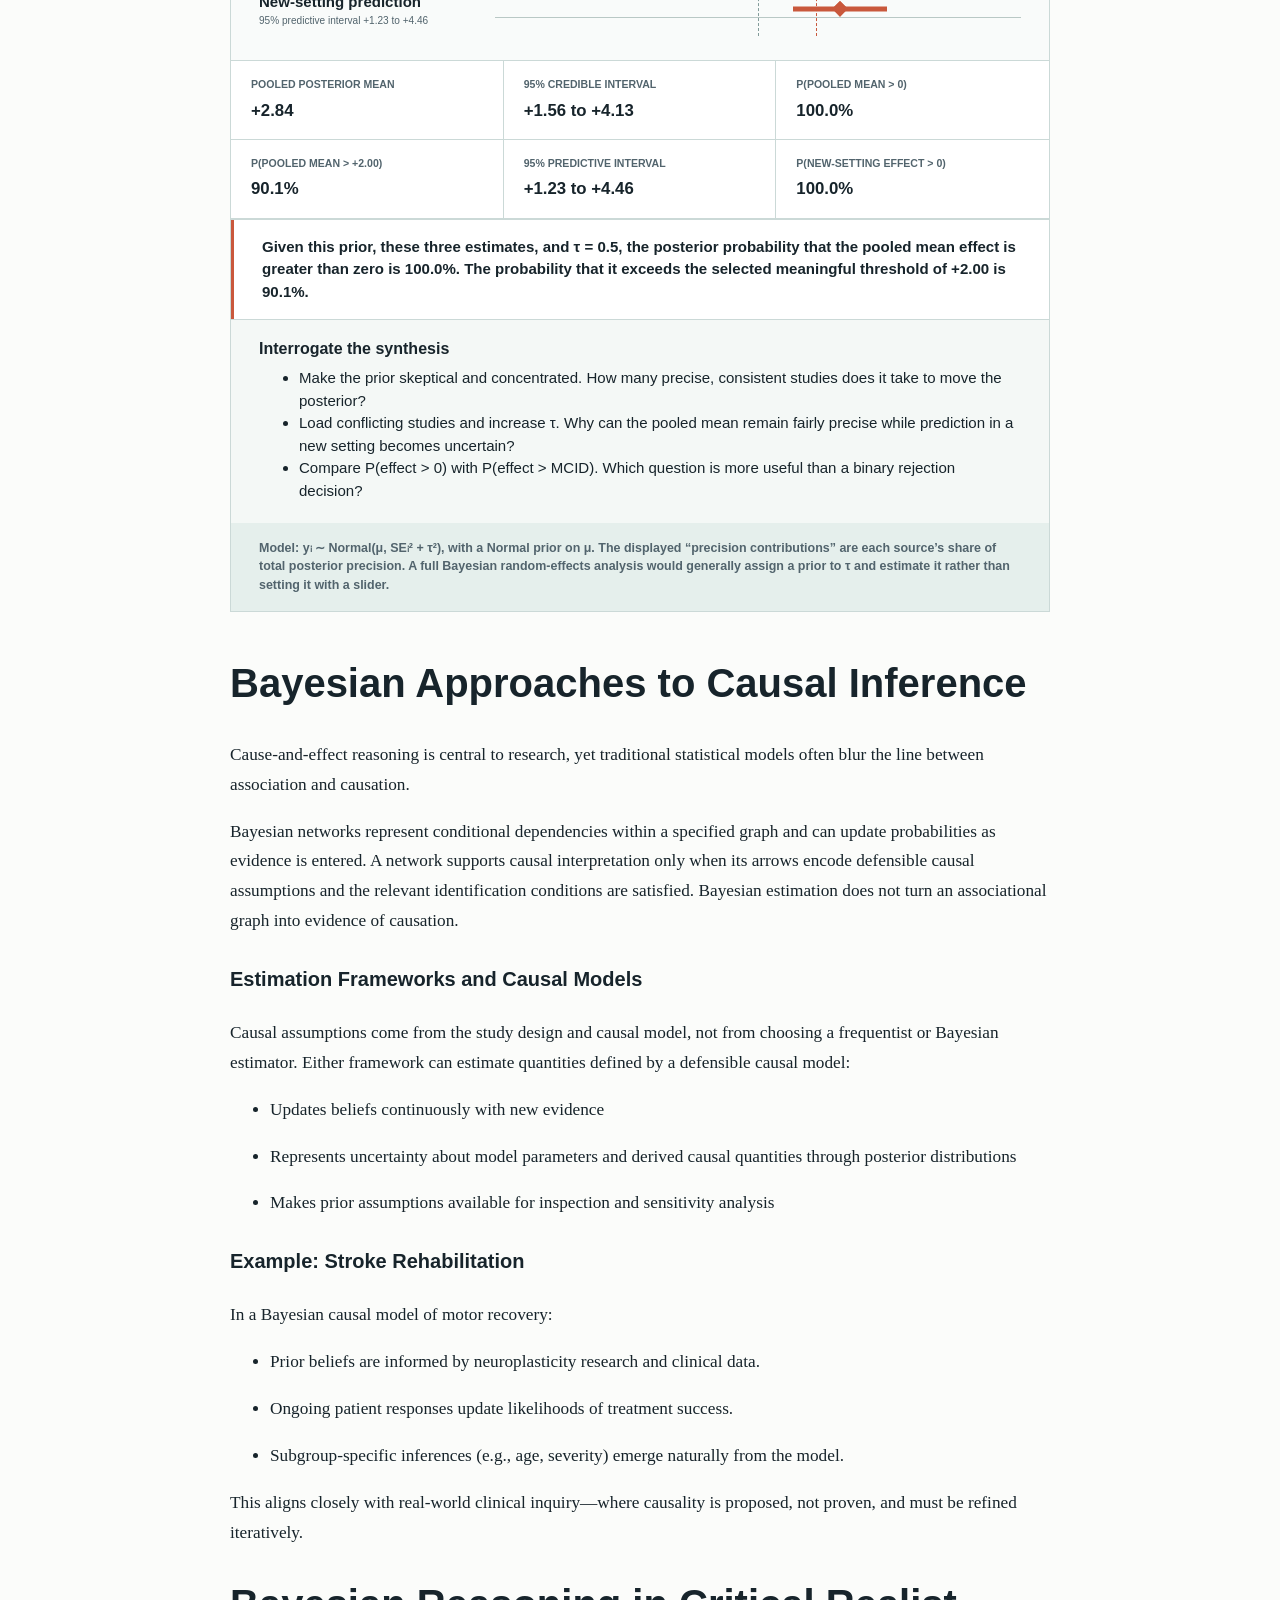
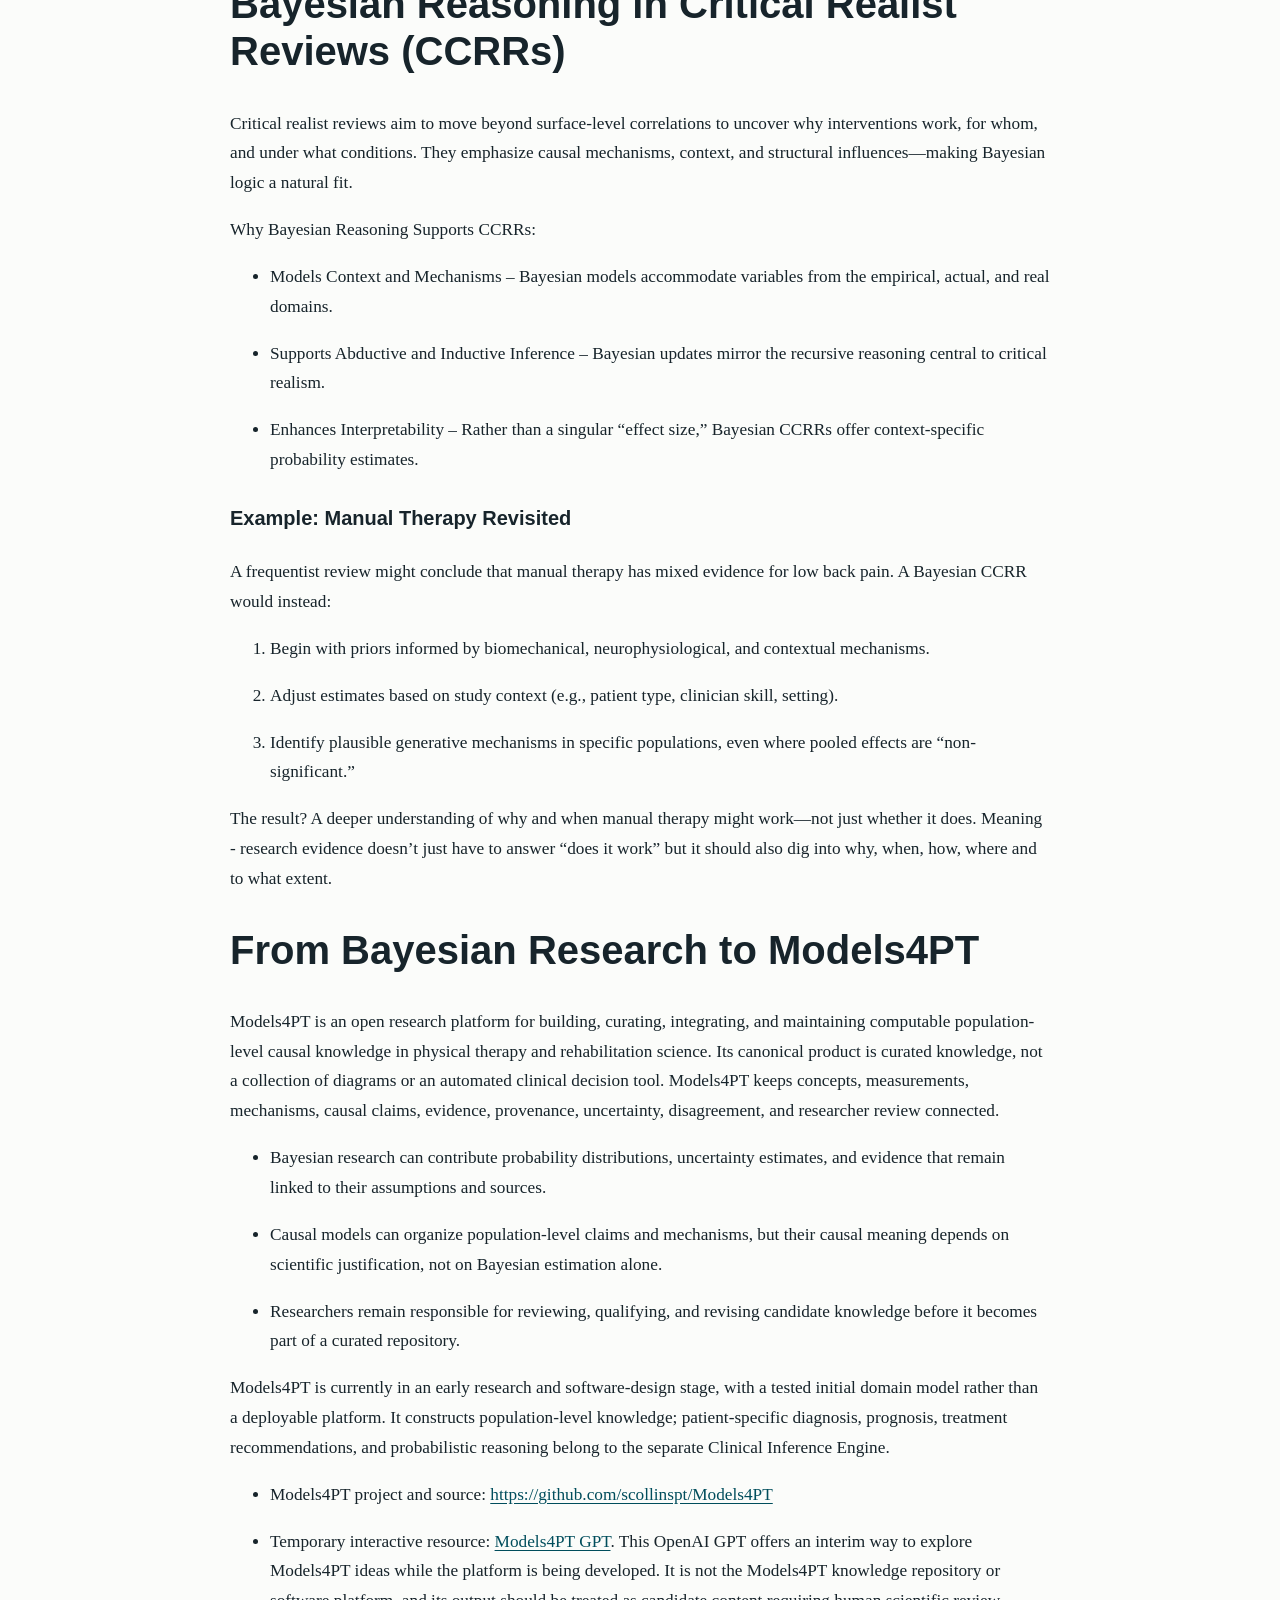
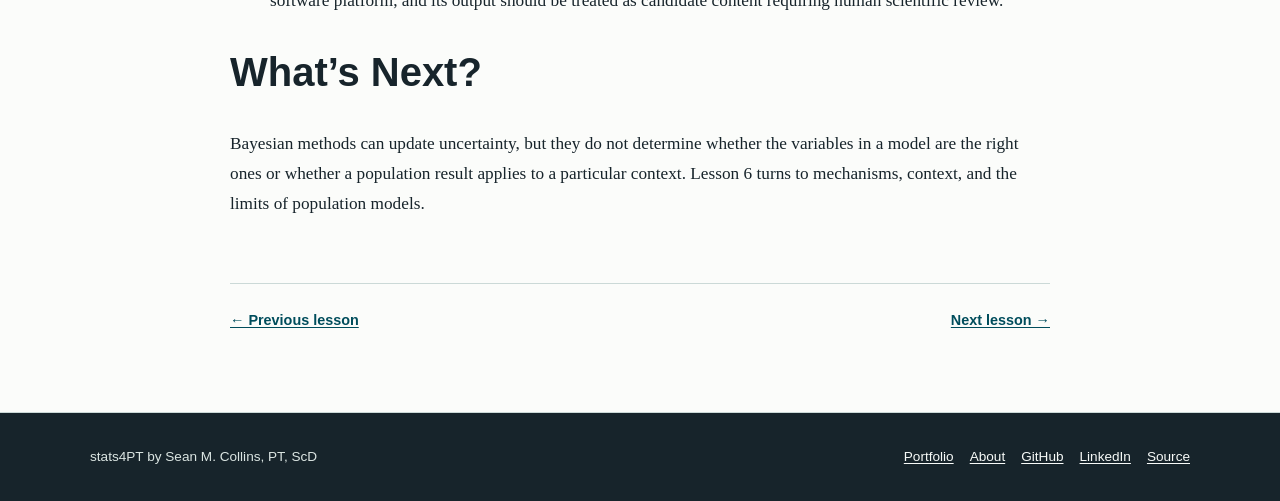
<file: lessons/lesson-5-bayesian-applications-in-research.html>
<!doctype html>
<html lang="en">
  <head>
    <meta charset="utf-8" />
    <meta name="viewport" content="width=device-width, initial-scale=1" />
    <title>
      Bayesian Methods in Clinical Research and Evidence Synthesis | stats4PT
    </title>
    <meta
      name="description"
      content="Examine Bayesian clinical trials, meta-analysis, heterogeneity, and transparent uncertainty in evidence synthesis."
    />
    <link
      rel="canonical"
      href="https://stats4pt.org/lessons/lesson-5-bayesian-applications-in-research.html"
    />
    <meta property="og:type" content="article" />
    <meta property="og:site_name" content="stats4PT" />
    <meta
      property="og:title"
      content="Bayesian Methods in Clinical Research and Evidence Synthesis | stats4PT"
    />
    <meta
      property="og:description"
      content="Examine Bayesian clinical trials, meta-analysis, heterogeneity, and transparent uncertainty in evidence synthesis."
    />
    <meta
      property="og:url"
      content="https://stats4pt.org/lessons/lesson-5-bayesian-applications-in-research.html"
    />
    <meta
      property="og:image"
      content="https://stats4pt.org/img/Stats4PT_long.png"
    />
    <meta property="og:image:type" content="image/png" />
    <meta property="og:image:width" content="3169" />
    <meta property="og:image:height" content="734" />
    <meta
      property="og:image:alt"
      content="stats4PT logo with overlapping statistical distributions"
    />
    <link rel="stylesheet" href="../assets/styles.css" />
  </head>
  <body>
    <header class="container lesson-header">
      <a class="back-link" href="../index.html">&larr; All lessons</a>
      <p class="eyebrow">Lesson 5 of 8</p>
      <h1>Bayesian Methods in Clinical Research and Evidence Synthesis</h1>
    </header>
    <main class="container lesson-layout">
      <article class="lesson-content">
        <section class="lesson-overview">
          <h2>Learning objectives</h2>
          <p>By the end of this lesson, you should be able to:</p>
          <ul>
            <li>
              Explain how priors and accumulating data can be used in an
              adaptive clinical trial.
            </li>
            <li>
              Describe how Bayesian meta-analysis represents heterogeneity and
              uncertainty.
            </li>
            <li>
              Interpret posterior probabilities, credible intervals, and
              predictive intervals as answers to distinct research questions.
            </li>
            <li>
              Distinguish probabilistic estimation from causal identification.
            </li>
            <li>
              Identify assumptions that should be reported when Bayesian methods
              are used in evidence synthesis.
            </li>
          </ul>
          <p><strong>Estimated time:</strong> 35-45 minutes</p>
          <p><strong>Prerequisite:</strong> Lesson 4</p>
          <p>
            <strong>Key terms:</strong> prior distribution, adaptive trial,
            posterior distribution, hierarchical model, heterogeneity, evidence
            synthesis
          </p>
        </section>
        <h2>Why Bayesian Methods Matter in Clinical Research</h2>
        <p>
          Bayesian reasoning isn’t just a tool for better clinical judgment—it
          offers a powerful framework for improving how research is designed,
          analyzed, and synthesized. Frequentist and Bayesian approaches can
          both support rich estimation and adaptive designs, but they express
          uncertainty and answer inferential questions differently.
        </p>
        <p>
          Bayesian methods make prior assumptions explicit and update
          probability distributions as new data emerge. They can shift the
          question from whether a result crosses a significance threshold to the
          probability that an effect exists, exceeds a clinically meaningful
          threshold, or will recur in a new setting. This can improve clinical
          relevance when the model and prior are defensible.
        </p>
        <p>In this lesson, we explore how Bayesian thinking transforms:</p>
        <ul>
          <li>
            <p>Clinical trials, through adaptive and more efficient designs</p>
          </li>
          <li>
            <p>
              Meta-analysis, by incorporating uncertainty and prior evidence
            </p>
          </li>
          <li>
            <p>
              Causal modeling, through Bayesian networks and probabilistic
              inference
            </p>
          </li>
          <li>
            <p>
              Critical realist reviews, by integrating context, mechanisms, and
              structured reasoning
            </p>
          </li>
        </ul>
        <h2>Bayesian Clinical Trials: A More Adaptive Approach</h2>
        <p>
          Clinical trials can use fixed or adaptive designs under either
          frequentist or Bayesian frameworks. Bayesian methods are especially
          well suited to adaptive designs because posterior probabilities can be
          updated as prespecified interim data accumulate. Adaptations such as
          changing allocation, stopping early, or refining enrollment remain
          design choices that require explicit rules and calibration; they are
          not automatic consequences of using Bayesian statistics.
        </p>
        <h3>Key Advantages of Bayesian Trials:</h3>
        <ul>
          <li>
            <p>
              Early Stopping for Efficacy or Futility – Bayesian frameworks
              allow for ethical responsiveness: trials can stop early if a
              treatment is clearly effective—or clearly not.
            </p>
          </li>
          <li>
            <p>
              Potentially More Efficient Sample Sizes – When prior information
              is defensible and the design is calibrated appropriately,
              accumulating evidence may support earlier decisions. Efficiency is
              not automatic and must be evaluated through design operating
              characteristics.
            </p>
          </li>
          <li>
            <p>
              Prespecified Updating – In an adaptive Bayesian design, posterior
              probabilities can be updated at planned interim analyses as
              participant outcomes accumulate.
            </p>
          </li>
        </ul>
        <h4>Example: Adaptive Trial for Pain Management</h4>
        <p>
          Imagine a Bayesian trial for a new manual therapy technique. The study
          might:
        </p>
        <ol>
          <li>
            <p>Begin with prior data from pilot studies and expert opinion.</p>
          </li>
          <li>
            <p>
              Continuously refine the estimated effect size as patients report
              outcomes.
            </p>
          </li>
          <li>
            <p>
              Adapt recruitment—perhaps oversampling subgroups who appear to
              respond best.
            </p>
          </li>
          <li>
            <p>
              Stop early if strong evidence accumulates for or against the
              treatment.
            </p>
          </li>
        </ol>
        <p>
          The potential result is a more efficient or ethically responsive
          trial, but only when the adaptation rules, prior assumptions, error
          characteristics, and decision thresholds are prospectively specified
          and evaluated.
        </p>
        <h2>Bayesian Meta-Analysis: Moving Beyond Pooled Averages</h2>
        <p>
          Both frequentist and Bayesian meta-analyses can weight studies by
          precision, estimate pooled effects, and model between-study
          heterogeneity. Their inferential interpretations differ: frequentist
          intervals describe procedure performance under repeated sampling,
          whereas Bayesian models produce posterior distributions conditional on
          the specified likelihood, prior, and model.
        </p>
        <p>
          Bayesian meta-analyses take a different approach. They synthesize
          findings probabilistically, formally weighting prior knowledge,
          incorporating methodological nuance, and modeling heterogeneity more
          directly.
        </p>
        <h4>What Bayesian Meta-Analysis Can Add:</h4>
        <ul>
          <li>
            <p>
              Integrates Prior Knowledge – Prior distributions can formally
              represent relevant knowledge available before the included study
              results are analyzed. Study precision and the specified likelihood
              determine each study’s contribution. Methodological limitations or
              contextual differences should enter through explicit inclusion
              criteria, bias analyses, covariates, or model structure rather
              than informal quality weights.
            </p>
          </li>
          <li>
            <p>
              Quantifies Uncertainty with Credible Intervals – These intervals
              reflect actual probabilities, rather than confidence based on
              repeated sampling.
            </p>
          </li>
          <li>
            <p>
              Handles Heterogeneity More Flexibly – Bayesian models use
              hierarchical structures to account for variability across
              populations, settings, and designs.
            </p>
          </li>
        </ul>
        <h4>Example: Chronic Pain and Manual Therapy</h4>
        <p>A Bayesian meta-analysis on manual therapy might:</p>
        <ul>
          <li>
            <p>
              Incorporate prior knowledge from mechanistic studies and clinical
              expertise.
            </p>
          </li>
          <li>
            <p>
              Represent design differences through explicit model structure,
              bias assumptions, or sensitivity analyses rather than an informal
              quality score.
            </p>
          </li>
          <li>
            <p>
              Generate probability distributions for outcomes across subgroups
              (e.g., acute vs. chronic LBP).
            </p>
          </li>
        </ul>
        <p>
          This produces a richer synthesis—focused not just on “if it works,”
          but how likely it is to work in real-world contexts.
        </p>
        <section
          class="synthesis-lab"
          data-bayesian-evidence-synthesis-lab
          aria-labelledby="synthesis-lab-title"
        >
          <header class="synthesis-lab__header">
            <p class="eyebrow">Interactive activity</p>
            <h3 id="synthesis-lab-title">Bayesian Evidence Synthesis Lab</h3>
            <p>
              Combine a prior distribution with three study estimates, then
              distinguish uncertainty about the pooled mean from uncertainty in
              a new setting.
            </p>
          </header>
          <p class="synthesis-lab__caveat">
            This is a simplified normal-normal random-effects model for
            instruction. Effect estimates are on an illustrative continuous
            scale where positive values favor the intervention. The model does
            not evaluate bias, study quality, publication bias, or causal
            identification.
          </p>
          <div class="synthesis-lab__scenario">
            <label>
              Evidence scenario
              <select data-synthesis-scenario>
                <option value="consistent">
                  Three broadly consistent studies
                </option>
                <option value="conflicting">
                  Studies with conflicting estimates
                </option>
                <option value="imprecise">Small, imprecise studies</option>
              </select>
            </label>
            <button type="button" data-synthesis-reset>Reset activity</button>
          </div>
          <div class="synthesis-lab__controls">
            <fieldset>
              <legend>Prior for the pooled mean effect</legend>
              <label>
                Prior mean
                <strong data-synthesis-output="priorMeanValue">+0.00</strong>
                <input
                  type="range"
                  min="-5"
                  max="5"
                  step="0.1"
                  value="0"
                  data-prior-mean
                />
              </label>
              <label>
                Prior standard deviation
                <strong data-synthesis-output="priorStandardDeviationValue"
                  >4.0</strong
                >
                <input
                  type="range"
                  min="0.5"
                  max="8"
                  step="0.1"
                  value="4"
                  data-prior-sd
                />
              </label>
              <p>
                A smaller standard deviation makes the prior more concentrated
                and gives it more influence. A larger value makes it weaker.
              </p>
            </fieldset>
            <fieldset>
              <legend>Model and decision assumptions</legend>
              <label>
                Between-study heterogeneity, τ
                <strong data-synthesis-output="heterogeneityValue">0.5</strong>
                <input
                  type="range"
                  min="0"
                  max="5"
                  step="0.1"
                  value="0.5"
                  data-heterogeneity
                />
              </label>
              <label>
                Meaningful-effect threshold
                <strong data-synthesis-output="meaningfulThresholdValue"
                  >+2.00</strong
                >
                <input
                  type="range"
                  min="0"
                  max="5"
                  step="0.1"
                  value="2"
                  data-meaningful-threshold
                />
              </label>
              <p>
                Here, τ is supplied rather than estimated. The threshold is a
                decision assumption, not a value discovered by the model.
              </p>
            </fieldset>
          </div>
          <div class="synthesis-lab__studies">
            <div class="synthesis-lab__study-heading">
              <span>Study</span><span>Effect estimate</span
              ><span>Standard error</span><span>Precision contribution</span>
            </div>
            <div class="synthesis-lab__study-row">
              <strong>Study 1</strong>
              <label
                ><span>Effect estimate</span
                ><input
                  type="number"
                  step="0.1"
                  value="3.2"
                  data-study-1-effect
              /></label>
              <label
                ><span>Standard error</span
                ><input
                  type="number"
                  min="0.1"
                  step="0.1"
                  value="1.1"
                  data-study-1-se
              /></label>
              <output data-synthesis-output="study1Weight">29.5%</output>
            </div>
            <div class="synthesis-lab__study-row">
              <strong>Study 2</strong>
              <label
                ><span>Effect estimate</span
                ><input
                  type="number"
                  step="0.1"
                  value="2.4"
                  data-study-2-effect
              /></label>
              <label
                ><span>Standard error</span
                ><input
                  type="number"
                  min="0.1"
                  step="0.1"
                  value="0.8"
                  data-study-2-se
              /></label>
              <output data-synthesis-output="study2Weight">48.4%</output>
            </div>
            <div class="synthesis-lab__study-row">
              <strong>Study 3</strong>
              <label
                ><span>Effect estimate</span
                ><input
                  type="number"
                  step="0.1"
                  value="3.8"
                  data-study-3-effect
              /></label>
              <label
                ><span>Standard error</span
                ><input
                  type="number"
                  min="0.1"
                  step="0.1"
                  value="1.4"
                  data-study-3-se
              /></label>
              <output data-synthesis-output="study3Weight">19.5%</output>
            </div>
            <p class="synthesis-lab__prior-weight">
              Prior precision contribution:
              <strong data-synthesis-output="priorWeight">2.7%</strong>
            </p>
          </div>
          <div
            class="synthesis-lab__plot"
            data-synthesis-plot
            aria-label="Forest plot of the prior, studies, pooled posterior, and new-setting prediction"
          ></div>
          <dl class="synthesis-lab__results">
            <div>
              <dt>Pooled posterior mean</dt>
              <dd data-synthesis-output="posteriorMean">+2.84</dd>
            </div>
            <div>
              <dt>95% credible interval</dt>
              <dd data-synthesis-output="credibleInterval">+1.56 to +4.13</dd>
            </div>
            <div>
              <dt>P(pooled mean &gt; 0)</dt>
              <dd data-synthesis-output="probabilityAboveZero">100.0%</dd>
            </div>
            <div>
              <dt>
                P(pooled mean &gt;
                <span data-synthesis-output="thresholdLabel">+2.00</span>)
              </dt>
              <dd data-synthesis-output="probabilityAboveThreshold">90.1%</dd>
            </div>
            <div>
              <dt>95% predictive interval</dt>
              <dd data-synthesis-output="predictiveInterval">+1.23 to +4.46</dd>
            </div>
            <div>
              <dt>P(new-setting effect &gt; 0)</dt>
              <dd data-synthesis-output="predictiveProbability">100.0%</dd>
            </div>
          </dl>
          <p
            class="synthesis-lab__interpretation"
            data-synthesis-output="interpretation"
          >
            Given this prior, these estimates, and τ = 0.5, the posterior
            probability that the pooled mean is greater than zero is 100.0%. The
            probability that it exceeds +2.00 is 90.1%.
          </p>
          <div class="synthesis-lab__questions">
            <h4>Interrogate the synthesis</h4>
            <ul>
              <li>
                Make the prior skeptical and concentrated. How many precise,
                consistent studies does it take to move the posterior?
              </li>
              <li>
                Load conflicting studies and increase τ. Why can the pooled mean
                remain fairly precise while prediction in a new setting becomes
                uncertain?
              </li>
              <li>
                Compare P(effect &gt; 0) with P(effect &gt; MCID). Which
                question is more useful than a binary rejection decision?
              </li>
            </ul>
          </div>
          <p class="synthesis-lab__method">
            Model: yᵢ ∼ Normal(μ, SEᵢ² + τ²), with a Normal prior on μ. The
            displayed “precision contributions” are each source’s share of total
            posterior precision. A full Bayesian random-effects analysis would
            generally assign a prior to τ and estimate it rather than setting it
            with a slider.
          </p>
          <p
            class="synthesis-lab__status"
            data-synthesis-status
            role="status"
            aria-live="polite"
          ></p>
          <noscript>
            <p class="synthesis-lab__method">
              Enable JavaScript to change the prior, study estimates,
              heterogeneity, and meaningful-effect threshold. The initial
              scenario combines three broadly consistent studies with a weak,
              zero-centered prior.
            </p>
          </noscript>
        </section>
        <h2>Bayesian Approaches to Causal Inference</h2>
        <p>
          Cause-and-effect reasoning is central to research, yet traditional
          statistical models often blur the line between association and
          causation.
        </p>
        <p>
          Bayesian networks represent conditional dependencies within a
          specified graph and can update probabilities as evidence is entered. A
          network supports causal interpretation only when its arrows encode
          defensible causal assumptions and the relevant identification
          conditions are satisfied. Bayesian estimation does not turn an
          associational graph into evidence of causation.
        </p>
        <h4>Estimation Frameworks and Causal Models</h4>
        <p>
          Causal assumptions come from the study design and causal model, not
          from choosing a frequentist or Bayesian estimator. Either framework
          can estimate quantities defined by a defensible causal model:
        </p>
        <ul>
          <li><p>Updates beliefs continuously with new evidence</p></li>
          <li>
            <p>
              Represents uncertainty about model parameters and derived causal
              quantities through posterior distributions
            </p>
          </li>
          <li>
            <p>
              Makes prior assumptions available for inspection and sensitivity
              analysis
            </p>
          </li>
        </ul>
        <h4>Example: Stroke Rehabilitation</h4>
        <p>In a Bayesian causal model of motor recovery:</p>
        <ul>
          <li>
            <p>
              Prior beliefs are informed by neuroplasticity research and
              clinical data.
            </p>
          </li>
          <li>
            <p>
              Ongoing patient responses update likelihoods of treatment success.
            </p>
          </li>
          <li>
            <p>
              Subgroup-specific inferences (e.g., age, severity) emerge
              naturally from the model.
            </p>
          </li>
        </ul>
        <p>
          This aligns closely with real-world clinical inquiry—where causality
          is proposed, not proven, and must be refined iteratively.
        </p>
        <h2>Bayesian Reasoning in Critical Realist Reviews (CCRRs)</h2>
        <p>
          Critical realist reviews aim to move beyond surface-level correlations
          to uncover why interventions work, for whom, and under what
          conditions. They emphasize causal mechanisms, context, and structural
          influences—making Bayesian logic a natural fit.
        </p>
        <p>Why Bayesian Reasoning Supports CCRRs:</p>
        <ul>
          <li>
            <p>
              Models Context and Mechanisms – Bayesian models accommodate
              variables from the empirical, actual, and real domains.
            </p>
          </li>
          <li>
            <p>
              Supports Abductive and Inductive Inference – Bayesian updates
              mirror the recursive reasoning central to critical realism.
            </p>
          </li>
          <li>
            <p>
              Enhances Interpretability – Rather than a singular “effect size,”
              Bayesian CCRRs offer context-specific probability estimates.
            </p>
          </li>
        </ul>
        <h4>Example: Manual Therapy Revisited</h4>
        <p>
          A frequentist review might conclude that manual therapy has mixed
          evidence for low back pain. A Bayesian CCRR would instead:
        </p>
        <ol>
          <li>
            <p>
              Begin with priors informed by biomechanical, neurophysiological,
              and contextual mechanisms.
            </p>
          </li>
          <li>
            <p>
              Adjust estimates based on study context (e.g., patient type,
              clinician skill, setting).
            </p>
          </li>
          <li>
            <p>
              Identify plausible generative mechanisms in specific populations,
              even where pooled effects are “non-significant.”
            </p>
          </li>
        </ol>
        <p>
          The result? A deeper understanding of why and when manual therapy
          might work—not just whether it does. Meaning - research evidence
          doesn’t just have to answer “does it work” but it should also dig into
          why, when, how, where and to what extent.
        </p>
        <h2>From Bayesian Research to Models4PT</h2>
        <p>
          Models4PT is an open research platform for building, curating,
          integrating, and maintaining computable population-level causal
          knowledge in physical therapy and rehabilitation science. Its
          canonical product is curated knowledge, not a collection of diagrams
          or an automated clinical decision tool. Models4PT keeps concepts,
          measurements, mechanisms, causal claims, evidence, provenance,
          uncertainty, disagreement, and researcher review connected.
        </p>
        <ul>
          <li>
            <p>
              Bayesian research can contribute probability distributions,
              uncertainty estimates, and evidence that remain linked to their
              assumptions and sources.
            </p>
          </li>
          <li>
            <p>
              Causal models can organize population-level claims and mechanisms,
              but their causal meaning depends on scientific justification, not
              on Bayesian estimation alone.
            </p>
          </li>
          <li>
            <p>
              Researchers remain responsible for reviewing, qualifying, and
              revising candidate knowledge before it becomes part of a curated
              repository.
            </p>
          </li>
        </ul>
        <p>
          Models4PT is currently in an early research and software-design stage,
          with a tested initial domain model rather than a deployable platform.
          It constructs population-level knowledge; patient-specific diagnosis,
          prognosis, treatment recommendations, and probabilistic reasoning
          belong to the separate Clinical Inference Engine.
        </p>
        <ul>
          <li>
            <p>
              Models4PT project and source:
              <a href="https://github.com/scollinspt/Models4PT"
                >https://github.com/scollinspt/Models4PT</a
              >
            </p>
          </li>
          <li>
            <p>
              Temporary interactive resource:
              <a
                href="https://chatgpt.com/g/g-679ca6a74500819194951cd65f1256bc-models4pt"
                >Models4PT GPT</a
              >. This OpenAI GPT offers an interim way to explore Models4PT
              ideas while the platform is being developed. It is not the
              Models4PT knowledge repository or software platform, and its
              output should be treated as candidate content requiring human
              scientific review.
            </p>
          </li>
        </ul>
        <h2>What’s Next?</h2>
        <p>
          Bayesian methods can update uncertainty, but they do not determine
          whether the variables in a model are the right ones or whether a
          population result applies to a particular context. Lesson 6 turns to
          mechanisms, context, and the limits of population models.
        </p>
      </article>
      <nav class="lesson-nav" aria-label="Lesson navigation">
        <a href="lesson-4-bayes-theorem-in-clinical-decision.html"
          >&larr; Previous lesson</a
        >
        <a href="lesson-6-beyond-data-mechanisms-and-structures.html"
          >Next lesson &rarr;</a
        >
      </nav>
    </main>
    <footer class="site-footer">
      <div class="container footer-inner">
        <span>stats4PT by Sean M. Collins, PT, ScD</span>
        <nav aria-label="Author and project links">
          <a href="https://scollinspt.github.io/">Portfolio</a>
          <a href="https://scollinspt.github.io/about.html">About</a>
          <a href="https://github.com/scollinspt">GitHub</a>
          <a href="https://www.linkedin.com/in/sean-collins-868b3a391/"
            >LinkedIn</a
          >
          <a href="https://github.com/scollinspt/stats4PT">Source</a>
        </nav>
      </div>
    </footer>
    <script src="../assets/bayesian-evidence-synthesis-lab.js"></script>
  </body>
</html>
</file>
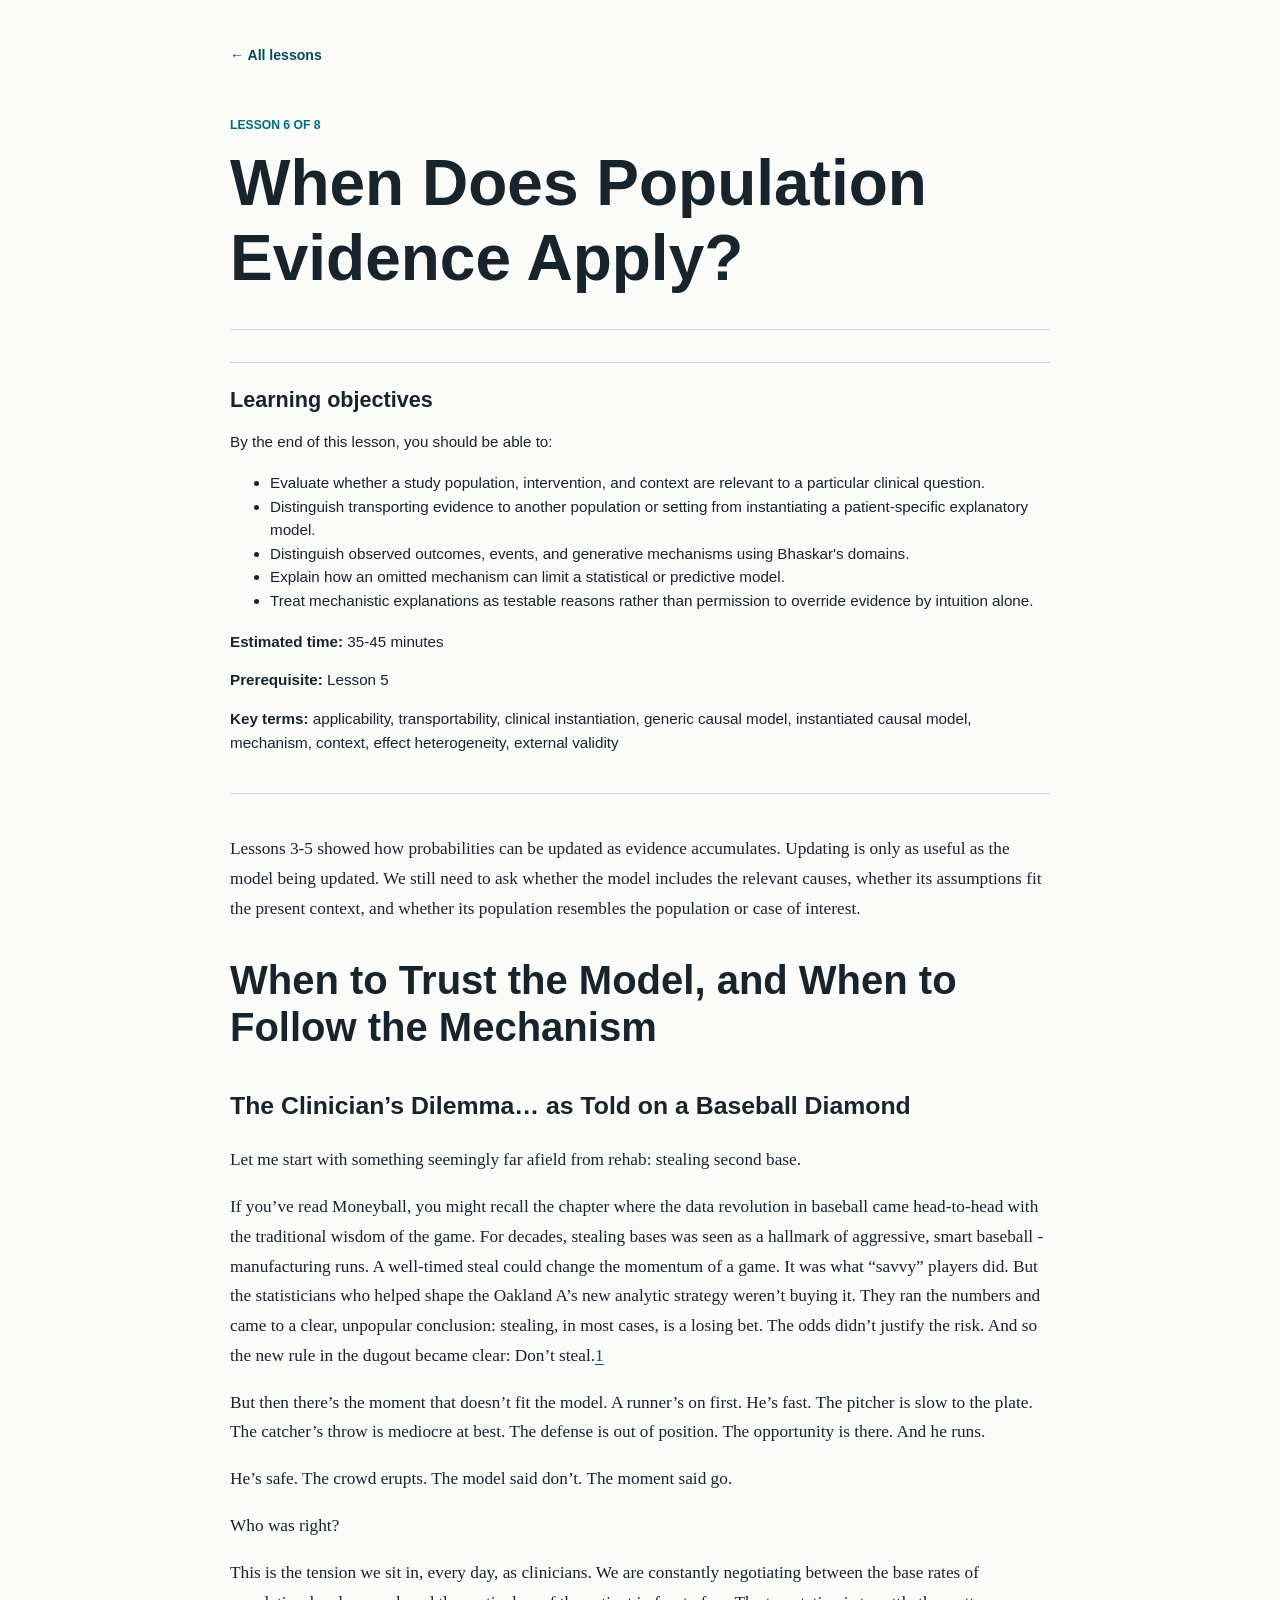
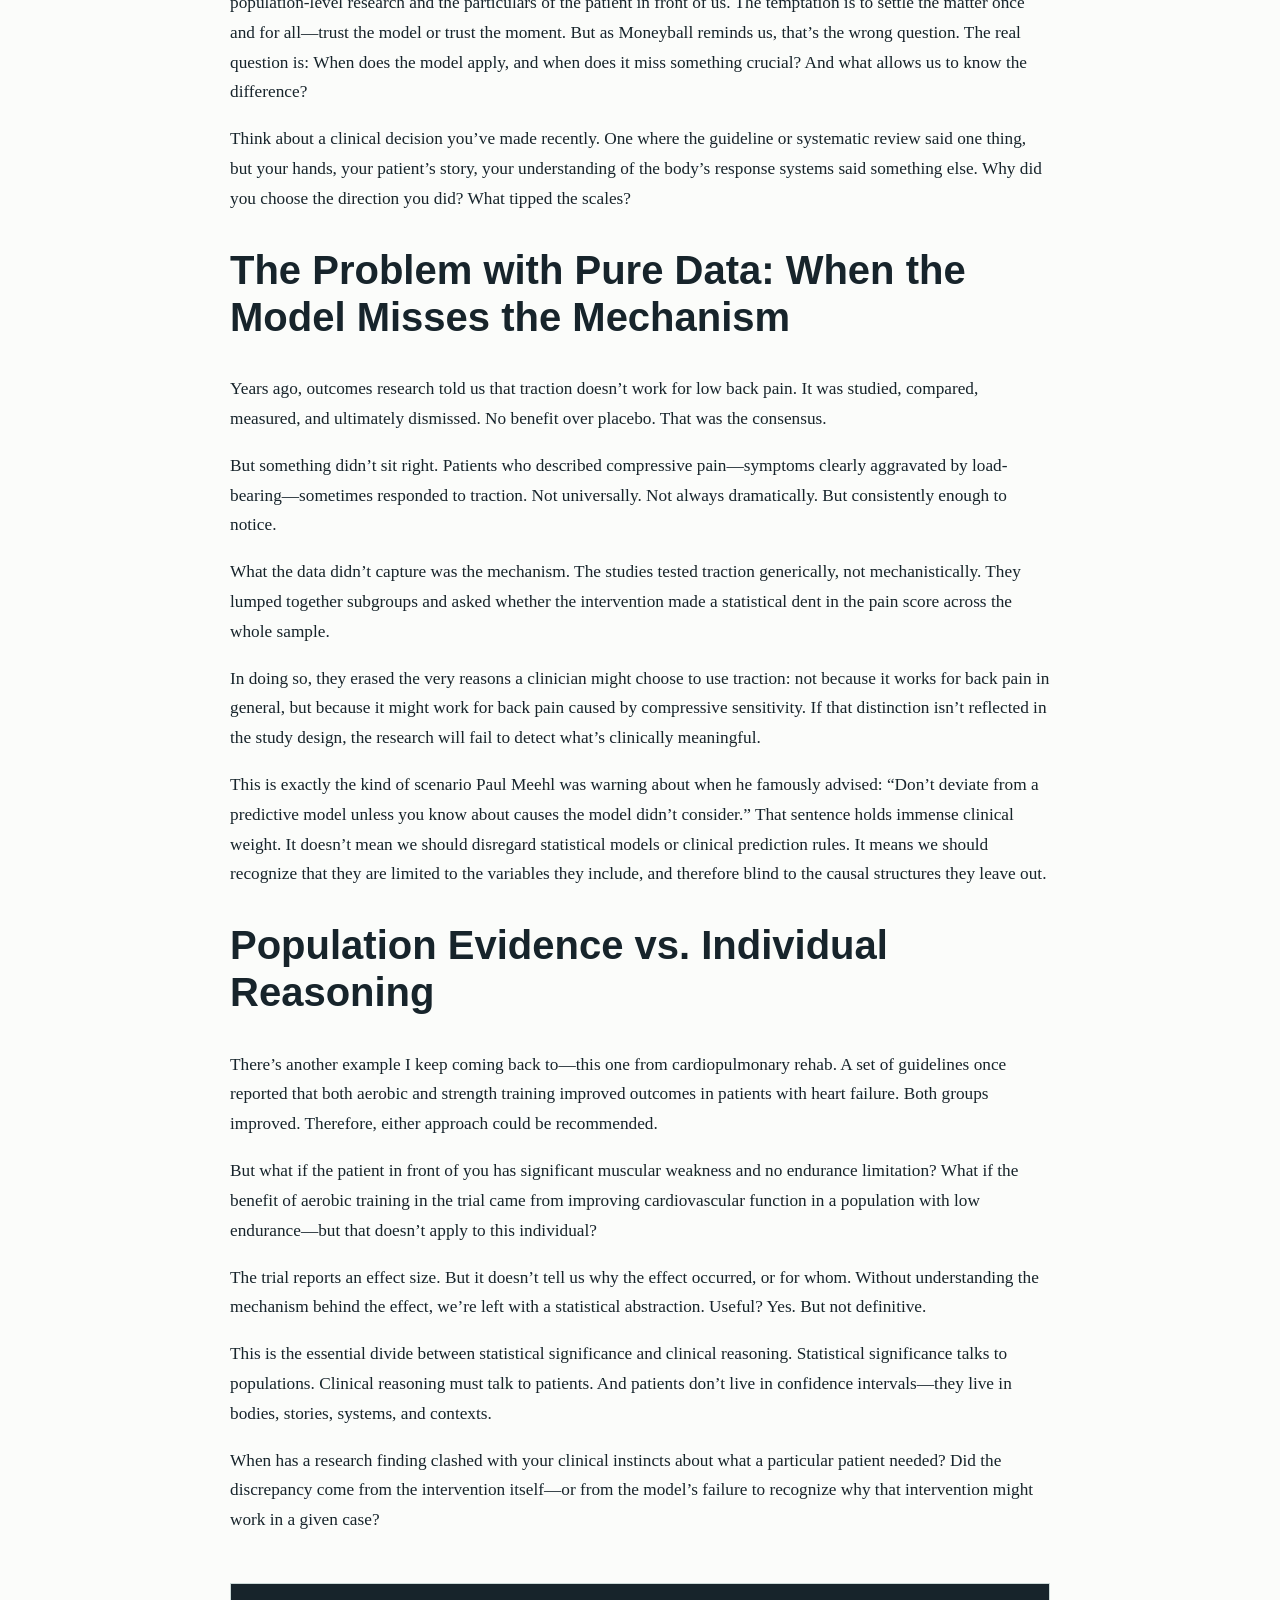
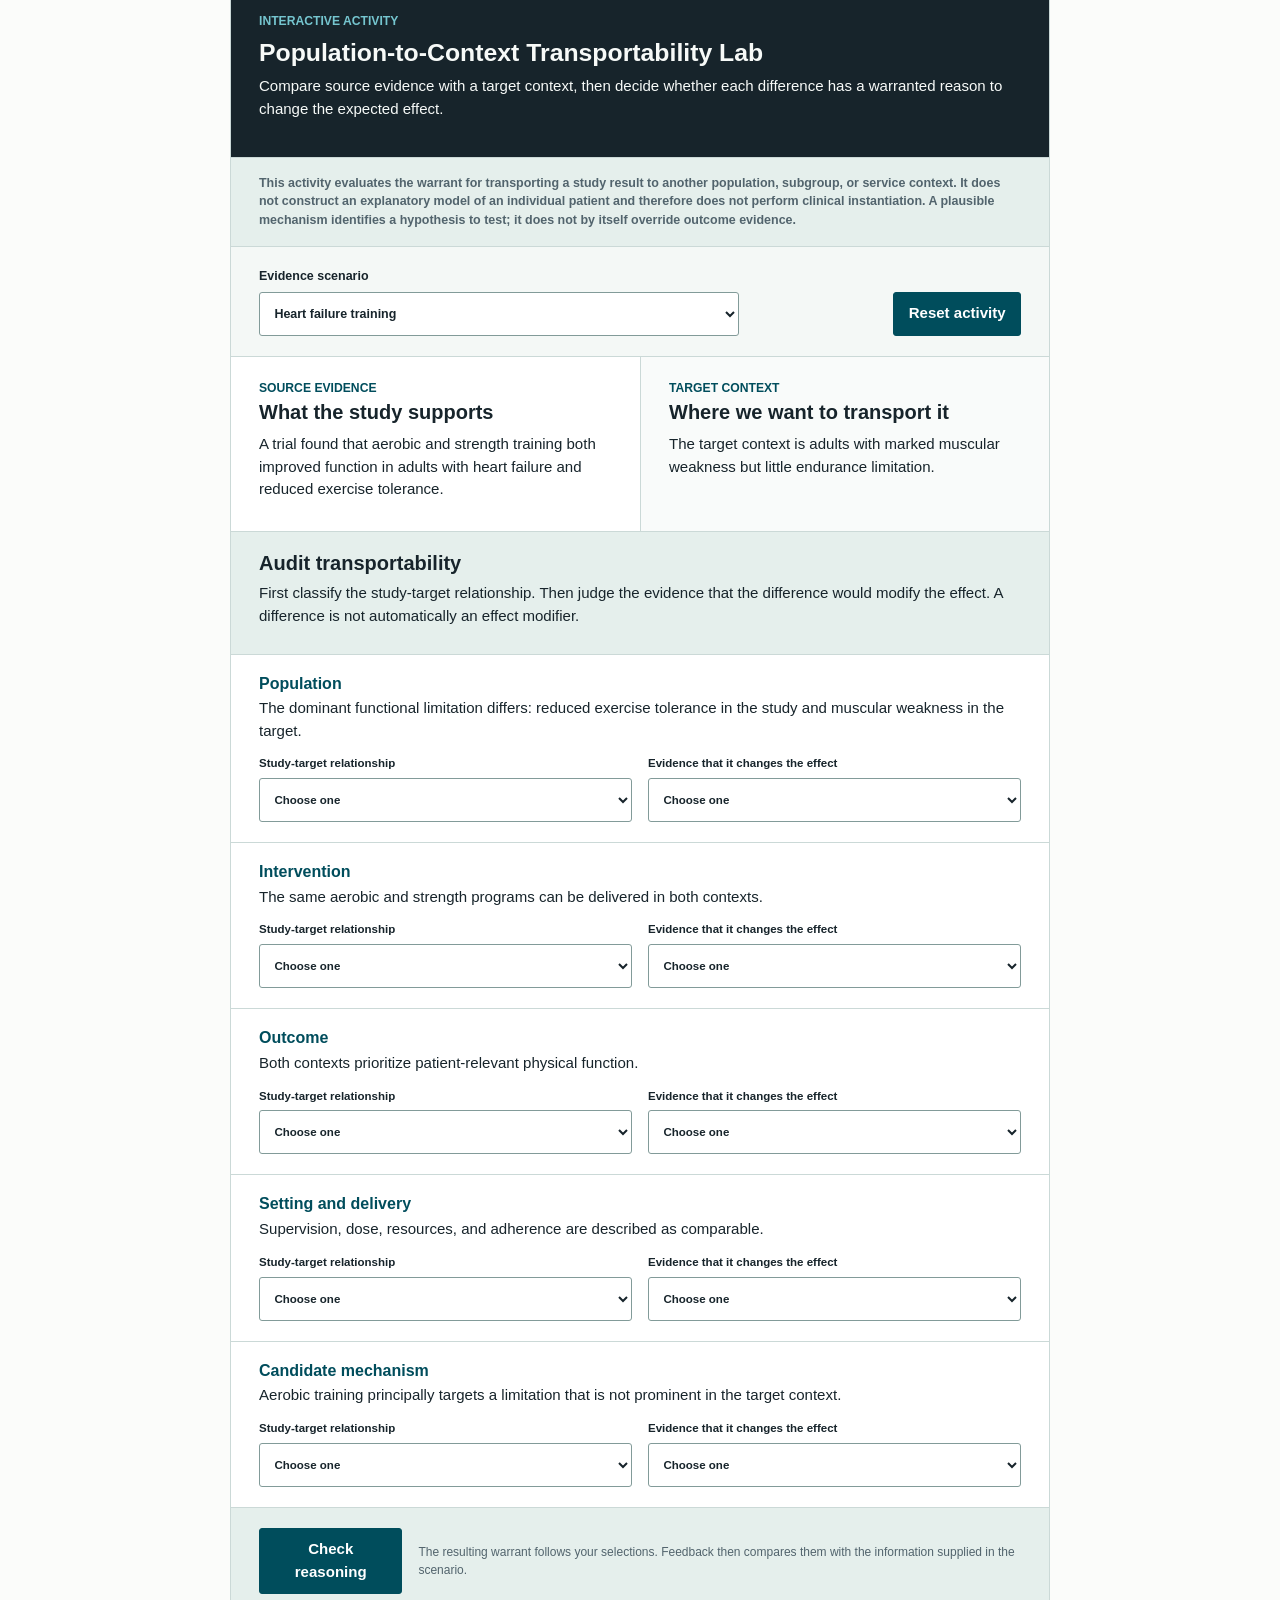
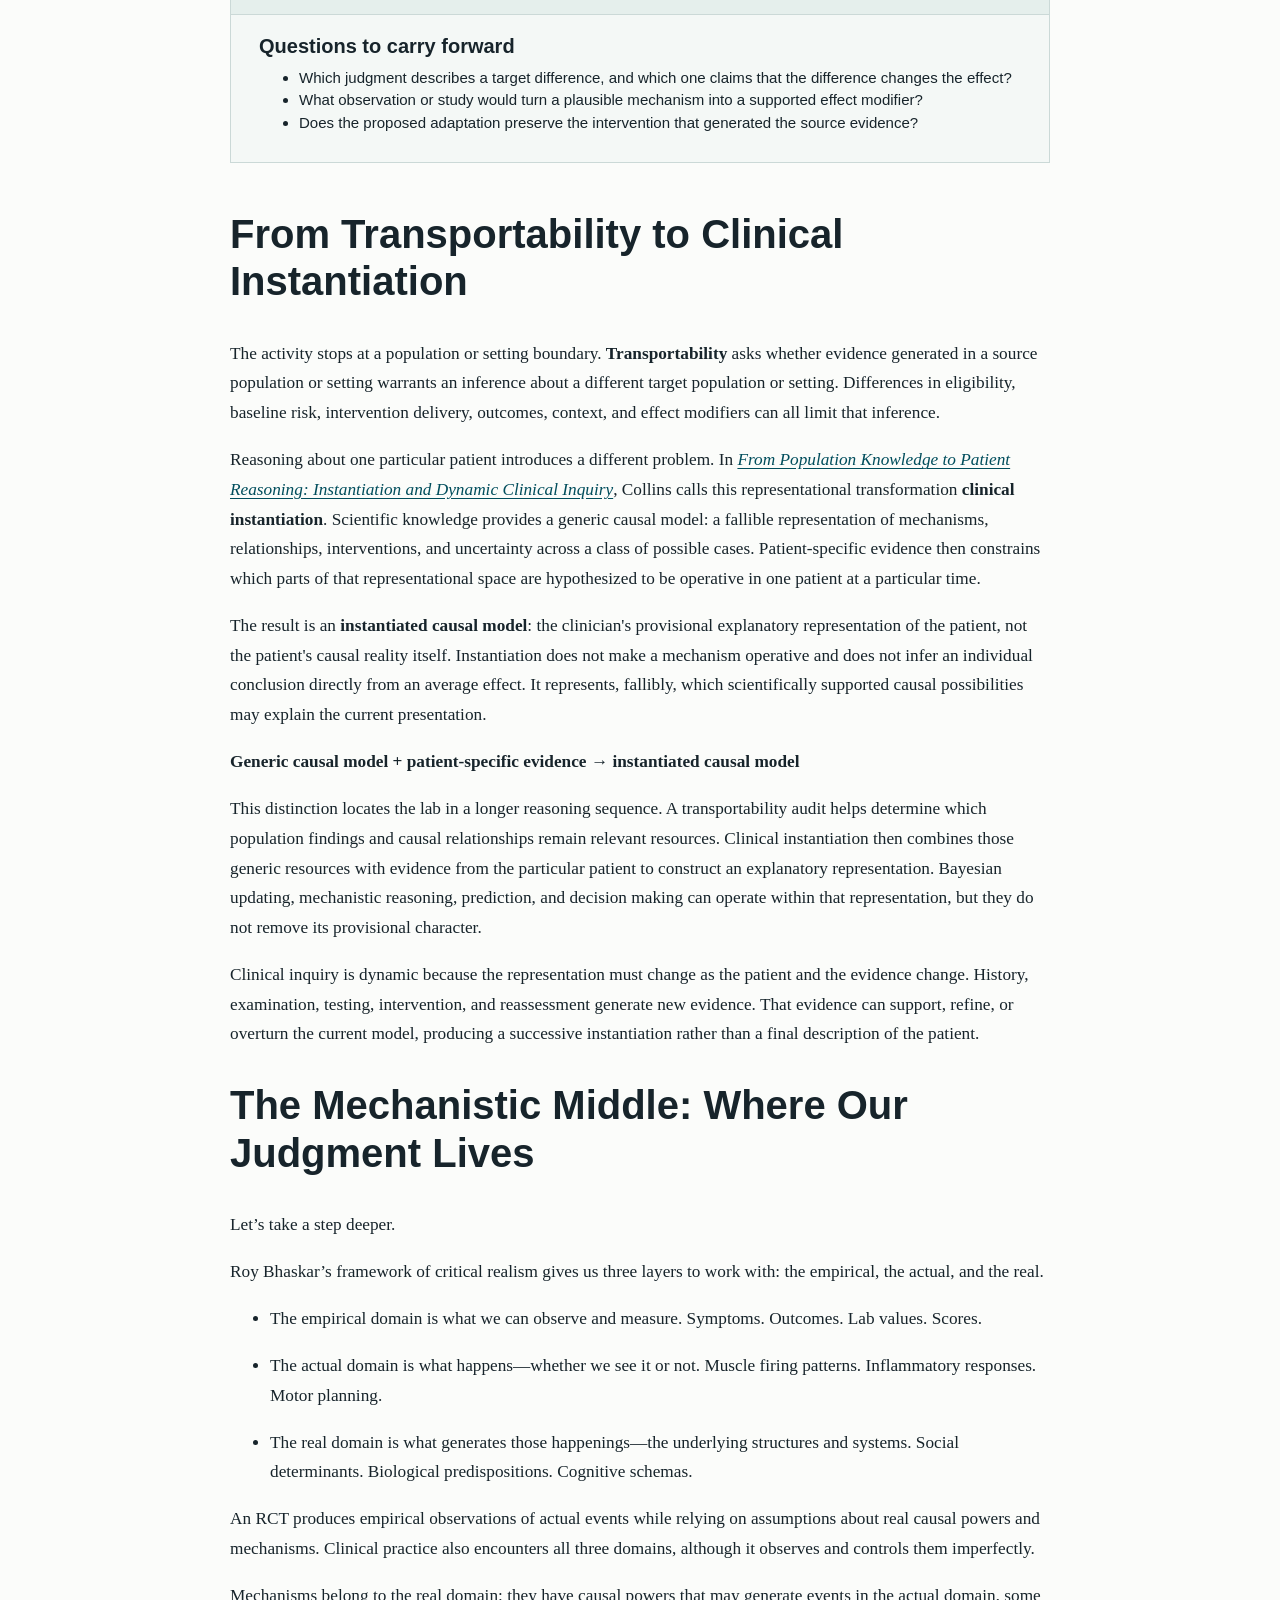
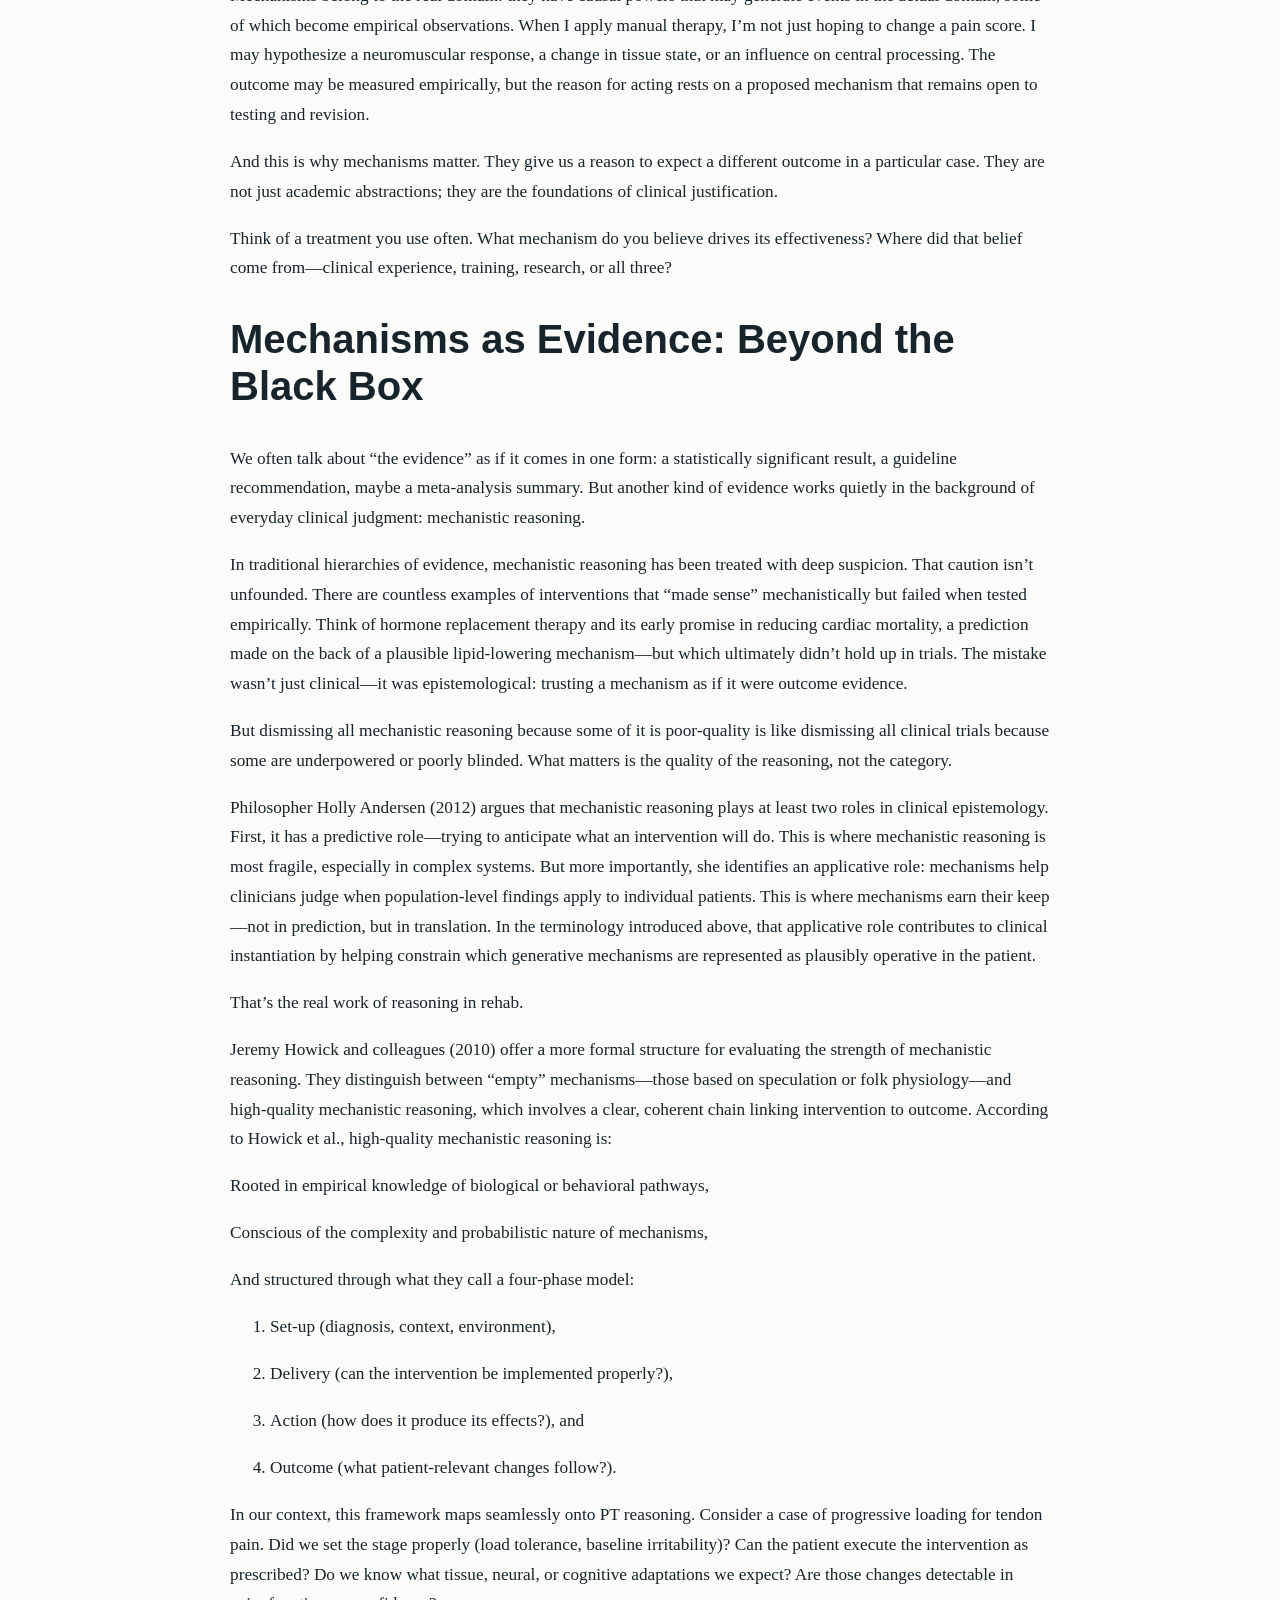
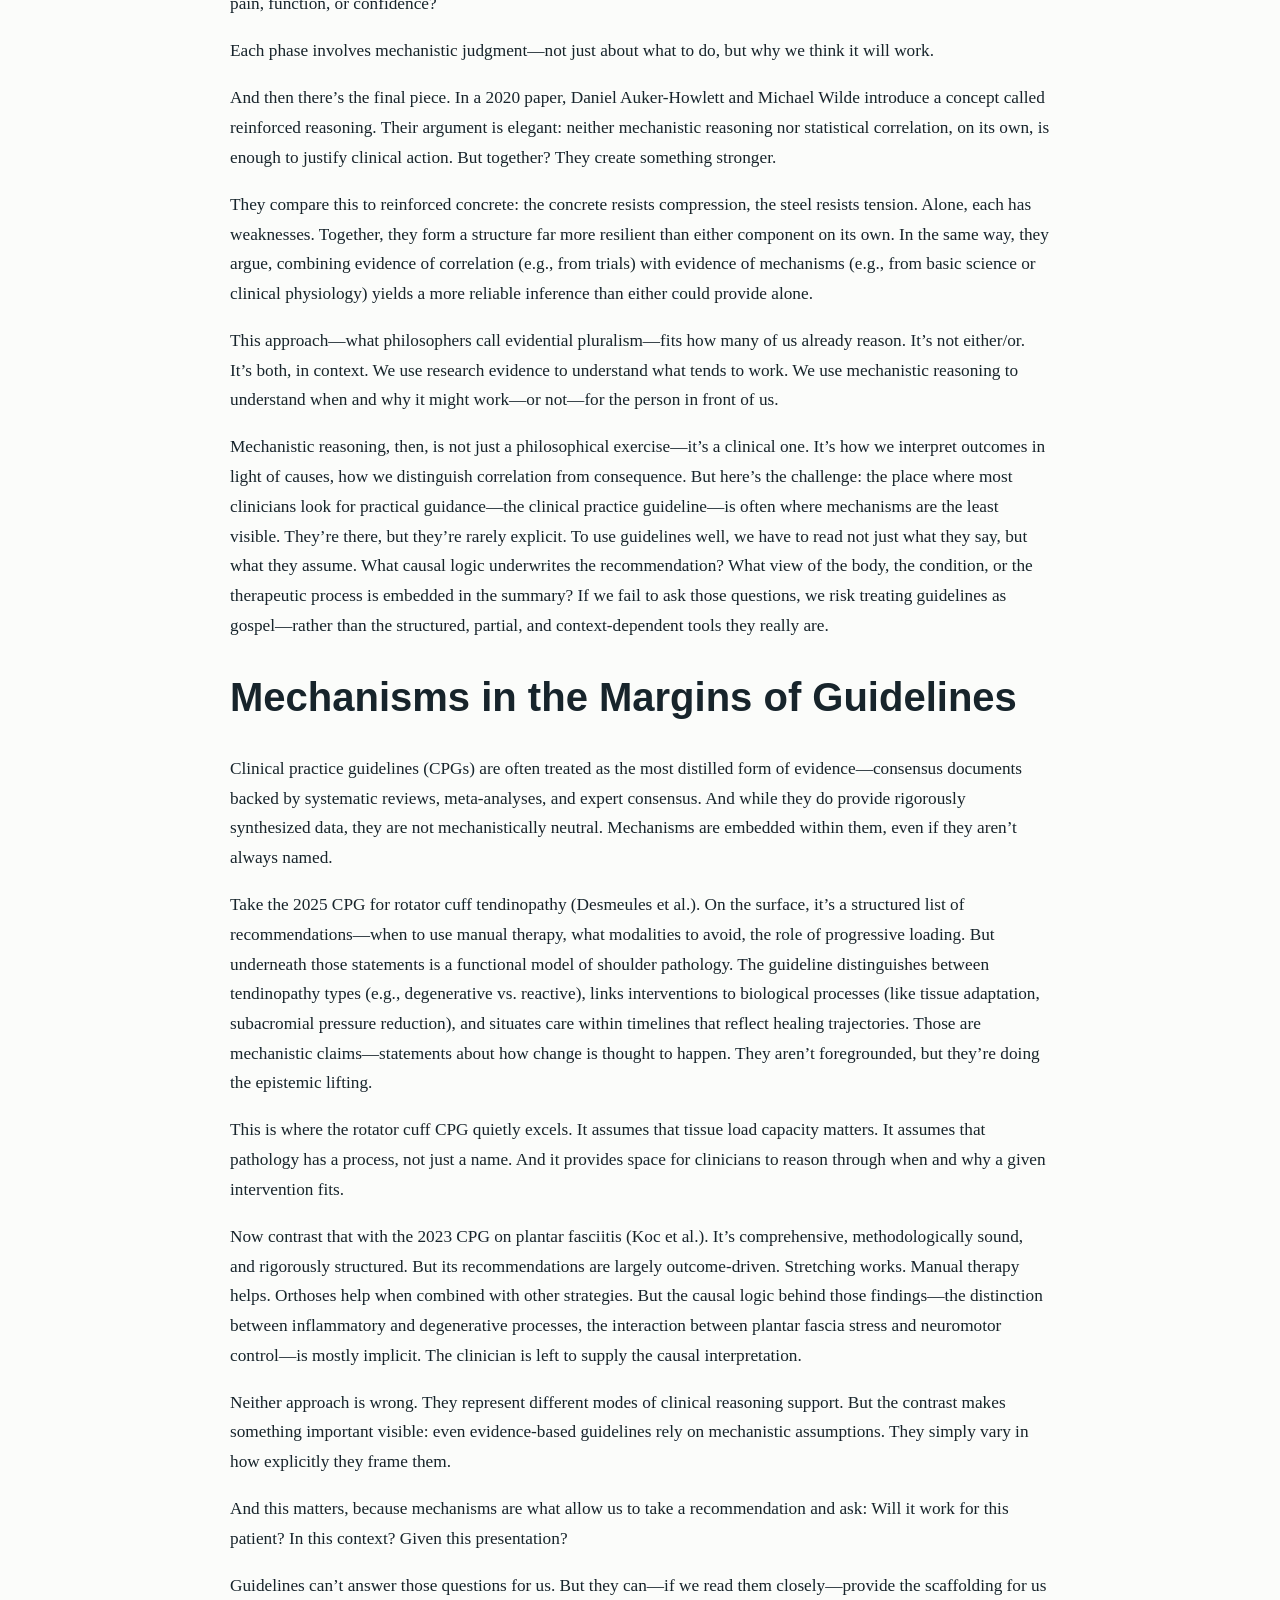
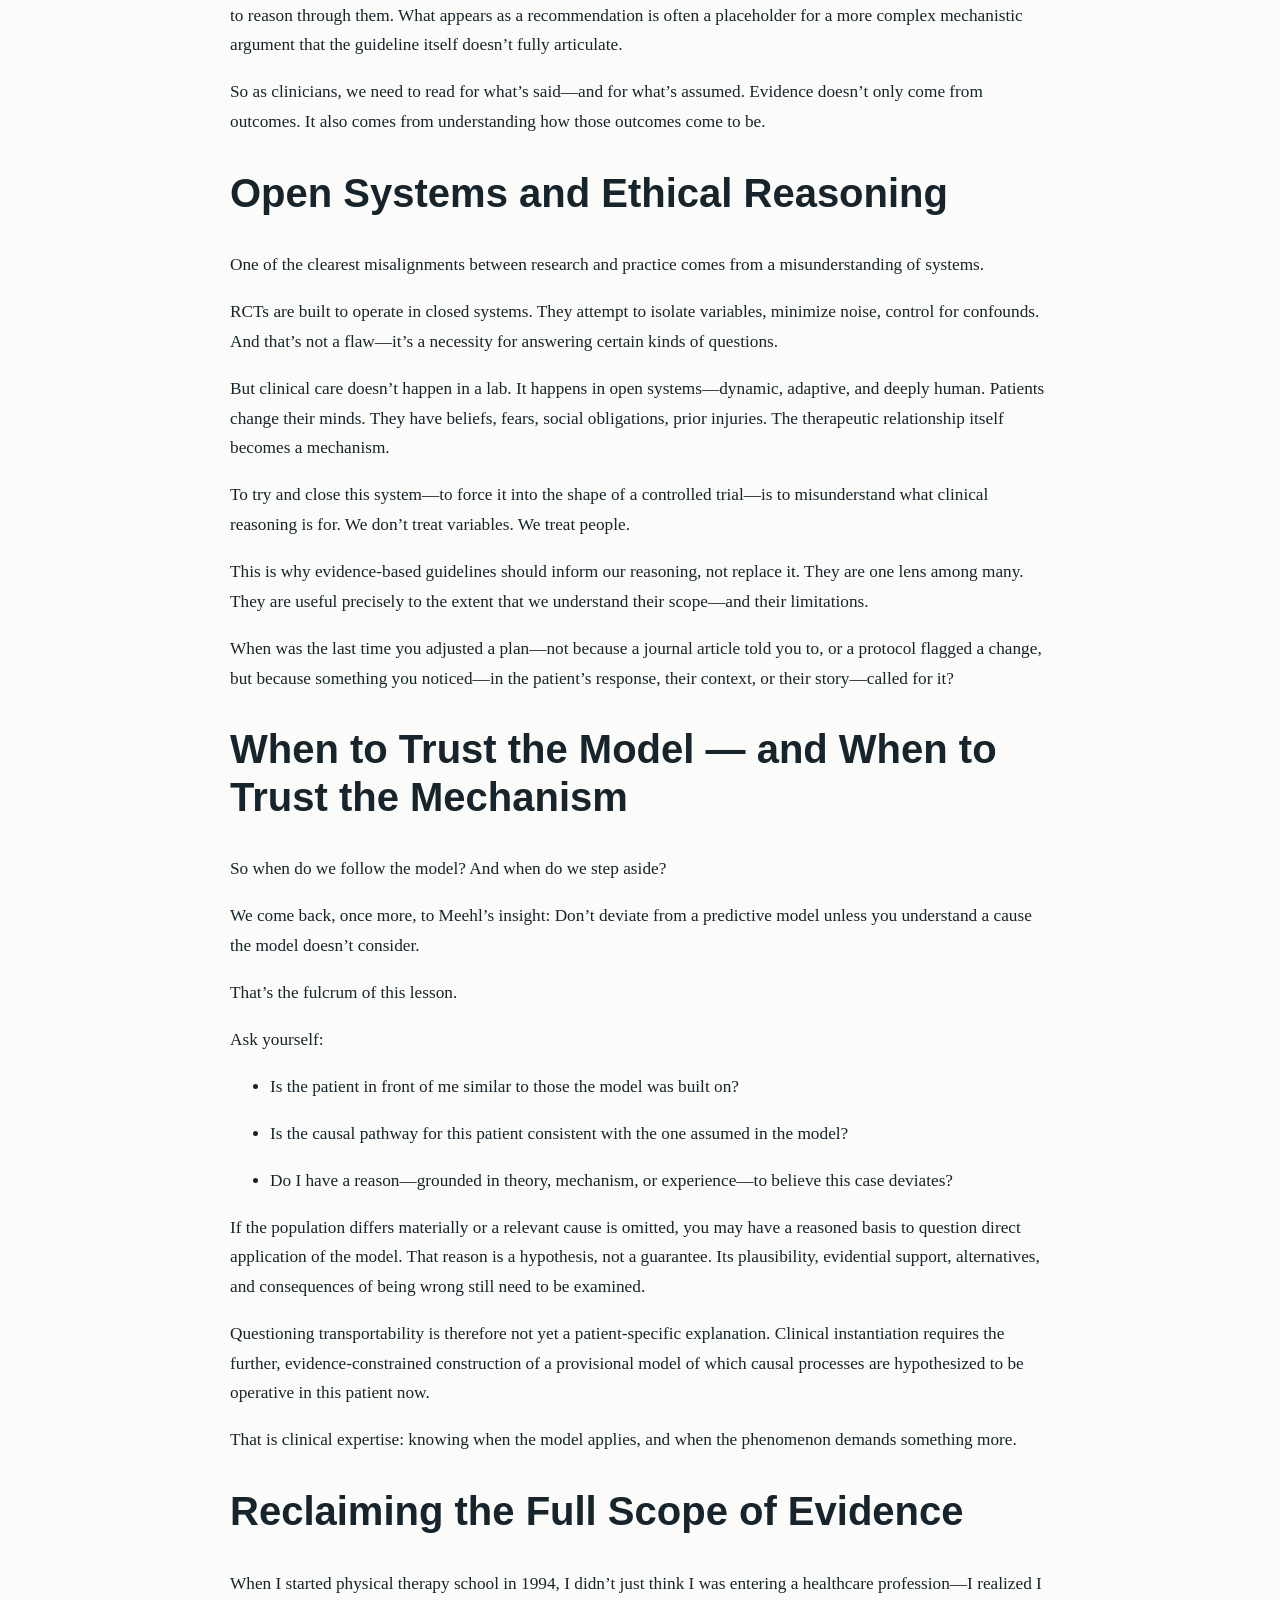
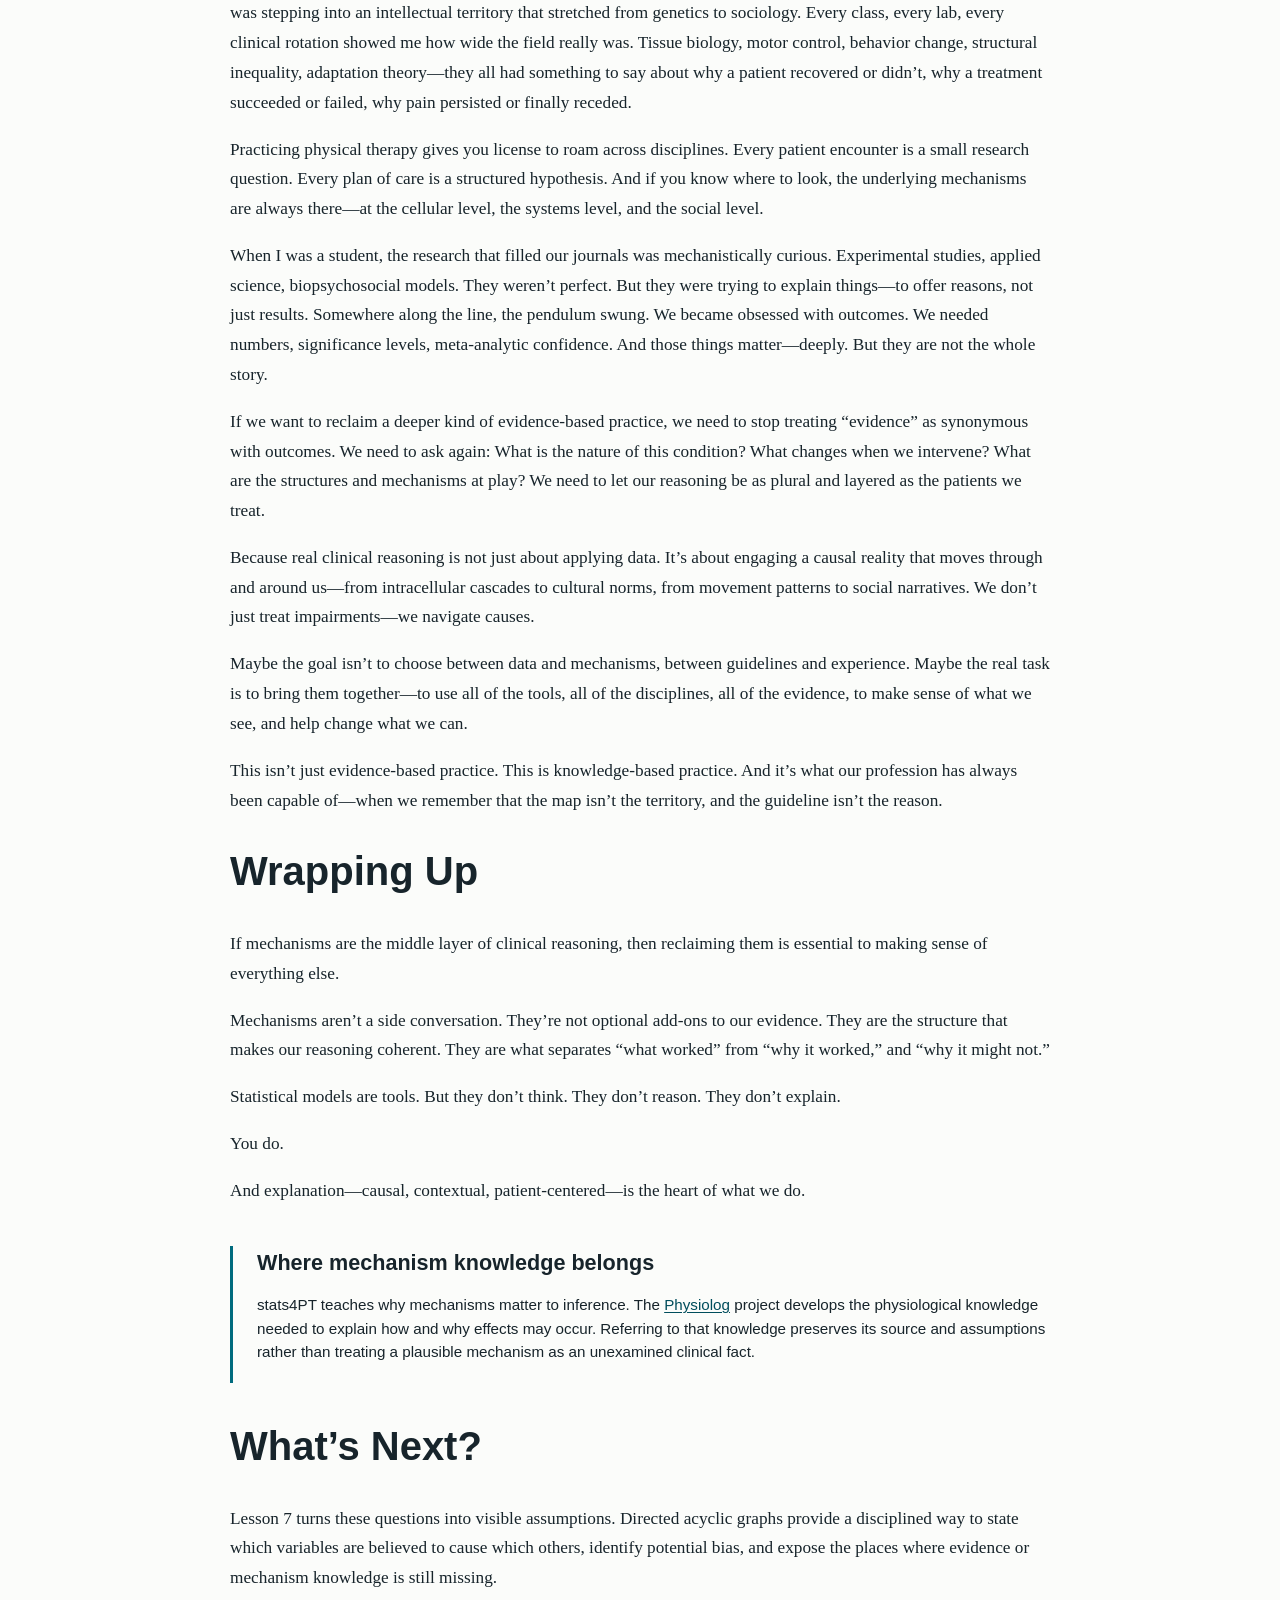
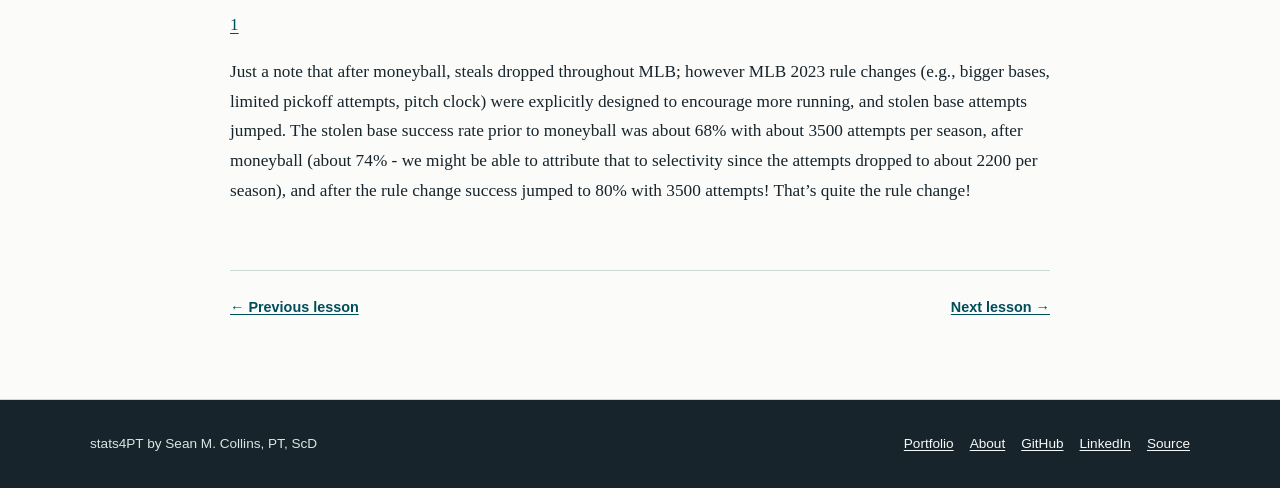
<file: lessons/lesson-6-beyond-data-mechanisms-and-structures.html>
<!doctype html>
<html lang="en">
  <head>
    <meta charset="utf-8" />
    <meta name="viewport" content="width=device-width, initial-scale=1" />
    <title>When Does Population Evidence Apply? | stats4PT</title>
    <meta
      name="description"
      content="Distinguish transportability from clinical instantiation when reasoning from population evidence, mechanisms, context, and patient-specific evidence."
    />
    <link
      rel="canonical"
      href="https://stats4pt.org/lessons/lesson-6-beyond-data-mechanisms-and-structures.html"
    />
    <meta property="og:type" content="article" />
    <meta property="og:site_name" content="stats4PT" />
    <meta
      property="og:title"
      content="When Does Population Evidence Apply? | stats4PT"
    />
    <meta
      property="og:description"
      content="Distinguish transportability from clinical instantiation when reasoning from population evidence, mechanisms, context, and patient-specific evidence."
    />
    <meta
      property="og:url"
      content="https://stats4pt.org/lessons/lesson-6-beyond-data-mechanisms-and-structures.html"
    />
    <meta
      property="og:image"
      content="https://stats4pt.org/img/Stats4PT_long.png"
    />
    <meta property="og:image:type" content="image/png" />
    <meta property="og:image:width" content="3169" />
    <meta property="og:image:height" content="734" />
    <meta
      property="og:image:alt"
      content="stats4PT logo with overlapping statistical distributions"
    />
    <link rel="stylesheet" href="../assets/styles.css" />
  </head>
  <body>
    <header class="container lesson-header">
      <a class="back-link" href="../index.html">&larr; All lessons</a>
      <p class="eyebrow">Lesson 6 of 8</p>
      <h1>When Does Population Evidence Apply?</h1>
    </header>
    <main class="container lesson-layout">
      <article class="lesson-content">
        <section class="lesson-overview">
          <h2>Learning objectives</h2>
          <p>By the end of this lesson, you should be able to:</p>
          <ul>
            <li>
              Evaluate whether a study population, intervention, and context are
              relevant to a particular clinical question.
            </li>
            <li>
              Distinguish transporting evidence to another population or setting
              from instantiating a patient-specific explanatory model.
            </li>
            <li>
              Distinguish observed outcomes, events, and generative mechanisms
              using Bhaskar's domains.
            </li>
            <li>
              Explain how an omitted mechanism can limit a statistical or
              predictive model.
            </li>
            <li>
              Treat mechanistic explanations as testable reasons rather than
              permission to override evidence by intuition alone.
            </li>
          </ul>
          <p><strong>Estimated time:</strong> 35-45 minutes</p>
          <p><strong>Prerequisite:</strong> Lesson 5</p>
          <p>
            <strong>Key terms:</strong> applicability, transportability,
            clinical instantiation, generic causal model, instantiated causal
            model, mechanism, context, effect heterogeneity, external validity
          </p>
        </section>
        <p>
          Lessons 3-5 showed how probabilities can be updated as evidence
          accumulates. Updating is only as useful as the model being updated. We
          still need to ask whether the model includes the relevant causes,
          whether its assumptions fit the present context, and whether its
          population resembles the population or case of interest.
        </p>
        <h2>When to Trust the Model, and When to Follow the Mechanism</h2>
        <h3>The Clinician’s Dilemma… as Told on a Baseball Diamond</h3>
        <p>
          Let me start with something seemingly far afield from rehab: stealing
          second base.
        </p>
        <p>
          If you’ve read Moneyball, you might recall the chapter where the data
          revolution in baseball came head-to-head with the traditional wisdom
          of the game. For decades, stealing bases was seen as a hallmark of
          aggressive, smart baseball - manufacturing runs. A well-timed steal
          could change the momentum of a game. It was what “savvy” players did.
          But the statisticians who helped shape the Oakland A’s new analytic
          strategy weren’t buying it. They ran the numbers and came to a clear,
          unpopular conclusion: stealing, in most cases, is a losing bet. The
          odds didn’t justify the risk. And so the new rule in the dugout became
          clear: Don’t steal.<a
            class="footnote-anchor"
            data-component-name="FootnoteAnchorToDOM"
            id="footnote-anchor-1"
            href="#footnote-1"
            target="_self"
            >1</a
          >
        </p>
        <p>
          But then there’s the moment that doesn’t fit the model. A runner’s on
          first. He’s fast. The pitcher is slow to the plate. The catcher’s
          throw is mediocre at best. The defense is out of position. The
          opportunity is there. And he runs.
        </p>
        <p>
          He’s safe. The crowd erupts. The model said don’t. The moment said go.
        </p>
        <p>Who was right?</p>
        <p>
          This is the tension we sit in, every day, as clinicians. We are
          constantly negotiating between the base rates of population-level
          research and the particulars of the patient in front of us. The
          temptation is to settle the matter once and for all—trust the model or
          trust the moment. But as Moneyball reminds us, that’s the wrong
          question. The real question is: When does the model apply, and when
          does it miss something crucial? And what allows us to know the
          difference?
        </p>
        <p>
          Think about a clinical decision you’ve made recently. One where the
          guideline or systematic review said one thing, but your hands, your
          patient’s story, your understanding of the body’s response systems
          said something else. Why did you choose the direction you did? What
          tipped the scales?
        </p>
        <h2>The Problem with Pure Data: When the Model Misses the Mechanism</h2>
        <p>
          Years ago, outcomes research told us that traction doesn’t work for
          low back pain. It was studied, compared, measured, and ultimately
          dismissed. No benefit over placebo. That was the consensus.
        </p>
        <p>
          But something didn’t sit right. Patients who described compressive
          pain—symptoms clearly aggravated by load-bearing—sometimes responded
          to traction. Not universally. Not always dramatically. But
          consistently enough to notice.
        </p>
        <p>
          What the data didn’t capture was the mechanism. The studies tested
          traction generically, not mechanistically. They lumped together
          subgroups and asked whether the intervention made a statistical dent
          in the pain score across the whole sample.
        </p>
        <p>
          In doing so, they erased the very reasons a clinician might choose to
          use traction: not because it works for back pain in general, but
          because it might work for back pain caused by compressive sensitivity.
          If that distinction isn’t reflected in the study design, the research
          will fail to detect what’s clinically meaningful.
        </p>
        <p>
          This is exactly the kind of scenario Paul Meehl was warning about when
          he famously advised: “Don’t deviate from a predictive model unless you
          know about causes the model didn’t consider.” That sentence holds
          immense clinical weight. It doesn’t mean we should disregard
          statistical models or clinical prediction rules. It means we should
          recognize that they are limited to the variables they include, and
          therefore blind to the causal structures they leave out.
        </p>
        <h2>Population Evidence vs. Individual Reasoning</h2>
        <p>
          There’s another example I keep coming back to—this one from
          cardiopulmonary rehab. A set of guidelines once reported that both
          aerobic and strength training improved outcomes in patients with heart
          failure. Both groups improved. Therefore, either approach could be
          recommended.
        </p>
        <p>
          But what if the patient in front of you has significant muscular
          weakness and no endurance limitation? What if the benefit of aerobic
          training in the trial came from improving cardiovascular function in a
          population with low endurance—but that doesn’t apply to this
          individual?
        </p>
        <p>
          The trial reports an effect size. But it doesn’t tell us why the
          effect occurred, or for whom. Without understanding the mechanism
          behind the effect, we’re left with a statistical abstraction. Useful?
          Yes. But not definitive.
        </p>
        <p>
          This is the essential divide between statistical significance and
          clinical reasoning. Statistical significance talks to populations.
          Clinical reasoning must talk to patients. And patients don’t live in
          confidence intervals—they live in bodies, stories, systems, and
          contexts.
        </p>
        <p>
          When has a research finding clashed with your clinical instincts about
          what a particular patient needed? Did the discrepancy come from the
          intervention itself—or from the model’s failure to recognize why that
          intervention might work in a given case?
        </p>
        <section
          class="applicability-lab"
          data-applicability-lab
          aria-labelledby="applicability-lab-title"
        >
          <header class="applicability-lab__header">
            <p class="eyebrow">Interactive activity</p>
            <h3 id="applicability-lab-title">
              Population-to-Context Transportability Lab
            </h3>
            <p>
              Compare source evidence with a target context, then decide whether
              each difference has a warranted reason to change the expected
              effect.
            </p>
          </header>
          <p class="applicability-lab__caveat">
            This activity evaluates the warrant for transporting a study result
            to another population, subgroup, or service context. It does not
            construct an explanatory model of an individual patient and
            therefore does not perform clinical instantiation. A plausible
            mechanism identifies a hypothesis to test; it does not by itself
            override outcome evidence.
          </p>
          <div class="applicability-lab__scenario-control">
            <label>
              Evidence scenario
              <select data-applicability-scenario>
                <option value="heartFailure">Heart failure training</option>
                <option value="traction">
                  Traction and compressive sensitivity
                </option>
                <option value="tendonLoading">
                  Progressive tendon loading
                </option>
              </select>
            </label>
            <button type="button" data-applicability-reset>
              Reset activity
            </button>
          </div>
          <div class="applicability-lab__comparison">
            <article>
              <p class="eyebrow">Source evidence</p>
              <h4>What the study supports</h4>
              <p data-applicability-study></p>
            </article>
            <article>
              <p class="eyebrow">Target context</p>
              <h4>Where we want to transport it</h4>
              <p data-applicability-target></p>
            </article>
          </div>
          <div class="applicability-lab__instructions">
            <h4>Audit transportability</h4>
            <p>
              First classify the study-target relationship. Then judge the
              evidence that the difference would modify the effect. A difference
              is not automatically an effect modifier.
            </p>
          </div>
          <div data-applicability-dimensions></div>
          <div class="applicability-lab__actions">
            <button type="button" data-applicability-check>
              Check reasoning
            </button>
            <p>
              The resulting warrant follows your selections. Feedback then
              compares them with the information supplied in the scenario.
            </p>
          </div>
          <section
            class="applicability-lab__result"
            data-applicability-result
            aria-live="polite"
            hidden
          >
            <p class="eyebrow">Transportability warrant</p>
            <h4 data-applicability-result-label></h4>
            <p data-applicability-result-explanation></p>
          </section>
          <div class="applicability-lab__questions">
            <h4>Questions to carry forward</h4>
            <ul>
              <li>
                Which judgment describes a target difference, and which one
                claims that the difference changes the effect?
              </li>
              <li>
                What observation or study would turn a plausible mechanism into
                a supported effect modifier?
              </li>
              <li>
                Does the proposed adaptation preserve the intervention that
                generated the source evidence?
              </li>
            </ul>
          </div>
          <noscript>
            <p class="applicability-lab__noscript">
              JavaScript is unavailable. For each scenario, compare the
              population, intervention, outcome, setting, and mechanism. Mark
              whether each is aligned, uncertain, or materially different, then
              ask whether the difference is measured, externally supported,
              merely plausible, or outside the source evidence.
            </p>
          </noscript>
          <p
            class="applicability-lab__status"
            data-applicability-status
            role="status"
            aria-live="polite"
          ></p>
        </section>
        <h2>From Transportability to Clinical Instantiation</h2>
        <p>
          The activity stops at a population or setting boundary.
          <strong>Transportability</strong> asks whether evidence generated in a
          source population or setting warrants an inference about a different
          target population or setting. Differences in eligibility, baseline
          risk, intervention delivery, outcomes, context, and effect modifiers
          can all limit that inference.
        </p>
        <p>
          Reasoning about one particular patient introduces a different problem.
          In
          <a href="https://philpapers.org/rec/COLFPK"
            ><em
              >From Population Knowledge to Patient Reasoning: Instantiation and
              Dynamic Clinical Inquiry</em
            ></a
          >, Collins calls this representational transformation
          <strong>clinical instantiation</strong>. Scientific knowledge provides
          a generic causal model: a fallible representation of mechanisms,
          relationships, interventions, and uncertainty across a class of
          possible cases. Patient-specific evidence then constrains which parts
          of that representational space are hypothesized to be operative in one
          patient at a particular time.
        </p>
        <p>
          The result is an <strong>instantiated causal model</strong>: the
          clinician's provisional explanatory representation of the patient, not
          the patient's causal reality itself. Instantiation does not make a
          mechanism operative and does not infer an individual conclusion
          directly from an average effect. It represents, fallibly, which
          scientifically supported causal possibilities may explain the current
          presentation.
        </p>
        <p>
          <strong
            >Generic causal model + patient-specific evidence &rarr;
            instantiated causal model</strong
          >
        </p>
        <p>
          This distinction locates the lab in a longer reasoning sequence. A
          transportability audit helps determine which population findings and
          causal relationships remain relevant resources. Clinical instantiation
          then combines those generic resources with evidence from the
          particular patient to construct an explanatory representation.
          Bayesian updating, mechanistic reasoning, prediction, and decision
          making can operate within that representation, but they do not remove
          its provisional character.
        </p>
        <p>
          Clinical inquiry is dynamic because the representation must change as
          the patient and the evidence change. History, examination, testing,
          intervention, and reassessment generate new evidence. That evidence
          can support, refine, or overturn the current model, producing a
          successive instantiation rather than a final description of the
          patient.
        </p>
        <h2>The Mechanistic Middle: Where Our Judgment Lives</h2>
        <p>Let’s take a step deeper.</p>
        <p>
          Roy Bhaskar’s framework of critical realism gives us three layers to
          work with: the empirical, the actual, and the real.
        </p>
        <ul>
          <li>
            <p>
              The empirical domain is what we can observe and measure. Symptoms.
              Outcomes. Lab values. Scores.
            </p>
          </li>
          <li>
            <p>
              The actual domain is what happens—whether we see it or not. Muscle
              firing patterns. Inflammatory responses. Motor planning.
            </p>
          </li>
          <li>
            <p>
              The real domain is what generates those happenings—the underlying
              structures and systems. Social determinants. Biological
              predispositions. Cognitive schemas.
            </p>
          </li>
        </ul>
        <p>
          An RCT produces empirical observations of actual events while relying
          on assumptions about real causal powers and mechanisms. Clinical
          practice also encounters all three domains, although it observes and
          controls them imperfectly.
        </p>
        <p>
          Mechanisms belong to the real domain: they have causal powers that may
          generate events in the actual domain, some of which become empirical
          observations. When I apply manual therapy, I’m not just hoping to
          change a pain score. I may hypothesize a neuromuscular response, a
          change in tissue state, or an influence on central processing. The
          outcome may be measured empirically, but the reason for acting rests
          on a proposed mechanism that remains open to testing and revision.
        </p>
        <p>
          And this is why mechanisms matter. They give us a reason to expect a
          different outcome in a particular case. They are not just academic
          abstractions; they are the foundations of clinical justification.
        </p>
        <p>
          Think of a treatment you use often. What mechanism do you believe
          drives its effectiveness? Where did that belief come from—clinical
          experience, training, research, or all three?
        </p>
        <h2>Mechanisms as Evidence: Beyond the Black Box</h2>
        <p>
          We often talk about “the evidence” as if it comes in one form: a
          statistically significant result, a guideline recommendation, maybe a
          meta-analysis summary. But another kind of evidence works quietly in
          the background of everyday clinical judgment: mechanistic reasoning.
        </p>
        <p>
          In traditional hierarchies of evidence, mechanistic reasoning has been
          treated with deep suspicion. That caution isn’t unfounded. There are
          countless examples of interventions that “made sense” mechanistically
          but failed when tested empirically. Think of hormone replacement
          therapy and its early promise in reducing cardiac mortality, a
          prediction made on the back of a plausible lipid-lowering
          mechanism—but which ultimately didn’t hold up in trials. The mistake
          wasn’t just clinical—it was epistemological: trusting a mechanism as
          if it were outcome evidence.
        </p>
        <p>
          But dismissing all mechanistic reasoning because some of it is
          poor-quality is like dismissing all clinical trials because some are
          underpowered or poorly blinded. What matters is the quality of the
          reasoning, not the category.
        </p>
        <p>
          Philosopher Holly Andersen (2012) argues that mechanistic reasoning
          plays at least two roles in clinical epistemology. First, it has a
          predictive role—trying to anticipate what an intervention will do.
          This is where mechanistic reasoning is most fragile, especially in
          complex systems. But more importantly, she identifies an applicative
          role: mechanisms help clinicians judge when population-level findings
          apply to individual patients. This is where mechanisms earn their
          keep—not in prediction, but in translation. In the terminology
          introduced above, that applicative role contributes to clinical
          instantiation by helping constrain which generative mechanisms are
          represented as plausibly operative in the patient.
        </p>
        <p>That’s the real work of reasoning in rehab.</p>
        <p>
          Jeremy Howick and colleagues (2010) offer a more formal structure for
          evaluating the strength of mechanistic reasoning. They distinguish
          between “empty” mechanisms—those based on speculation or folk
          physiology—and high-quality mechanistic reasoning, which involves a
          clear, coherent chain linking intervention to outcome. According to
          Howick et al., high-quality mechanistic reasoning is:
        </p>
        <p>
          Rooted in empirical knowledge of biological or behavioral pathways,
        </p>
        <p>
          Conscious of the complexity and probabilistic nature of mechanisms,
        </p>
        <p>And structured through what they call a four-phase model:</p>
        <ol>
          <li><p>Set-up (diagnosis, context, environment),</p></li>
          <li>
            <p>Delivery (can the intervention be implemented properly?),</p>
          </li>
          <li><p>Action (how does it produce its effects?), and</p></li>
          <li><p>Outcome (what patient-relevant changes follow?).</p></li>
        </ol>
        <p>
          In our context, this framework maps seamlessly onto PT reasoning.
          Consider a case of progressive loading for tendon pain. Did we set the
          stage properly (load tolerance, baseline irritability)? Can the
          patient execute the intervention as prescribed? Do we know what
          tissue, neural, or cognitive adaptations we expect? Are those changes
          detectable in pain, function, or confidence?
        </p>
        <p>
          Each phase involves mechanistic judgment—not just about what to do,
          but why we think it will work.
        </p>
        <p>
          And then there’s the final piece. In a 2020 paper, Daniel
          Auker-Howlett and Michael Wilde introduce a concept called reinforced
          reasoning. Their argument is elegant: neither mechanistic reasoning
          nor statistical correlation, on its own, is enough to justify clinical
          action. But together? They create something stronger.
        </p>
        <p>
          They compare this to reinforced concrete: the concrete resists
          compression, the steel resists tension. Alone, each has weaknesses.
          Together, they form a structure far more resilient than either
          component on its own. In the same way, they argue, combining evidence
          of correlation (e.g., from trials) with evidence of mechanisms (e.g.,
          from basic science or clinical physiology) yields a more reliable
          inference than either could provide alone.
        </p>
        <p>
          This approach—what philosophers call evidential pluralism—fits how
          many of us already reason. It’s not either/or. It’s both, in context.
          We use research evidence to understand what tends to work. We use
          mechanistic reasoning to understand when and why it might work—or
          not—for the person in front of us.
        </p>
        <p>
          Mechanistic reasoning, then, is not just a philosophical exercise—it’s
          a clinical one. It’s how we interpret outcomes in light of causes, how
          we distinguish correlation from consequence. But here’s the challenge:
          the place where most clinicians look for practical guidance—the
          clinical practice guideline—is often where mechanisms are the least
          visible. They’re there, but they’re rarely explicit. To use guidelines
          well, we have to read not just what they say, but what they assume.
          What causal logic underwrites the recommendation? What view of the
          body, the condition, or the therapeutic process is embedded in the
          summary? If we fail to ask those questions, we risk treating
          guidelines as gospel—rather than the structured, partial, and
          context-dependent tools they really are.
        </p>
        <h2>Mechanisms in the Margins of Guidelines</h2>
        <p>
          Clinical practice guidelines (CPGs) are often treated as the most
          distilled form of evidence—consensus documents backed by systematic
          reviews, meta-analyses, and expert consensus. And while they do
          provide rigorously synthesized data, they are not mechanistically
          neutral. Mechanisms are embedded within them, even if they aren’t
          always named.
        </p>
        <p>
          Take the 2025 CPG for rotator cuff tendinopathy (Desmeules et al.). On
          the surface, it’s a structured list of recommendations—when to use
          manual therapy, what modalities to avoid, the role of progressive
          loading. But underneath those statements is a functional model of
          shoulder pathology. The guideline distinguishes between tendinopathy
          types (e.g., degenerative vs. reactive), links interventions to
          biological processes (like tissue adaptation, subacromial pressure
          reduction), and situates care within timelines that reflect healing
          trajectories. Those are mechanistic claims—statements about how change
          is thought to happen. They aren’t foregrounded, but they’re doing the
          epistemic lifting.
        </p>
        <p>
          This is where the rotator cuff CPG quietly excels. It assumes that
          tissue load capacity matters. It assumes that pathology has a process,
          not just a name. And it provides space for clinicians to reason
          through when and why a given intervention fits.
        </p>
        <p>
          Now contrast that with the 2023 CPG on plantar fasciitis (Koc et al.).
          It’s comprehensive, methodologically sound, and rigorously structured.
          But its recommendations are largely outcome-driven. Stretching works.
          Manual therapy helps. Orthoses help when combined with other
          strategies. But the causal logic behind those findings—the distinction
          between inflammatory and degenerative processes, the interaction
          between plantar fascia stress and neuromotor control—is mostly
          implicit. The clinician is left to supply the causal interpretation.
        </p>
        <p>
          Neither approach is wrong. They represent different modes of clinical
          reasoning support. But the contrast makes something important visible:
          even evidence-based guidelines rely on mechanistic assumptions. They
          simply vary in how explicitly they frame them.
        </p>
        <p>
          And this matters, because mechanisms are what allow us to take a
          recommendation and ask: Will it work for this patient? In this
          context? Given this presentation?
        </p>
        <p>
          Guidelines can’t answer those questions for us. But they can—if we
          read them closely—provide the scaffolding for us to reason through
          them. What appears as a recommendation is often a placeholder for a
          more complex mechanistic argument that the guideline itself doesn’t
          fully articulate.
        </p>
        <p>
          So as clinicians, we need to read for what’s said—and for what’s
          assumed. Evidence doesn’t only come from outcomes. It also comes from
          understanding how those outcomes come to be.
        </p>
        <h2>Open Systems and Ethical Reasoning</h2>
        <p>
          One of the clearest misalignments between research and practice comes
          from a misunderstanding of systems.
        </p>
        <p>
          RCTs are built to operate in closed systems. They attempt to isolate
          variables, minimize noise, control for confounds. And that’s not a
          flaw—it’s a necessity for answering certain kinds of questions.
        </p>
        <p>
          But clinical care doesn’t happen in a lab. It happens in open
          systems—dynamic, adaptive, and deeply human. Patients change their
          minds. They have beliefs, fears, social obligations, prior injuries.
          The therapeutic relationship itself becomes a mechanism.
        </p>
        <p>
          To try and close this system—to force it into the shape of a
          controlled trial—is to misunderstand what clinical reasoning is for.
          We don’t treat variables. We treat people.
        </p>
        <p>
          This is why evidence-based guidelines should inform our reasoning, not
          replace it. They are one lens among many. They are useful precisely to
          the extent that we understand their scope—and their limitations.
        </p>
        <p>
          When was the last time you adjusted a plan—not because a journal
          article told you to, or a protocol flagged a change, but because
          something you noticed—in the patient’s response, their context, or
          their story—called for it?
        </p>
        <h2>When to Trust the Model — and When to Trust the Mechanism</h2>
        <p>So when do we follow the model? And when do we step aside?</p>
        <p>
          We come back, once more, to Meehl’s insight: Don’t deviate from a
          predictive model unless you understand a cause the model doesn’t
          consider.
        </p>
        <p>That’s the fulcrum of this lesson.</p>
        <p>Ask yourself:</p>
        <ul>
          <li>
            <p>
              Is the patient in front of me similar to those the model was built
              on?
            </p>
          </li>
          <li>
            <p>
              Is the causal pathway for this patient consistent with the one
              assumed in the model?
            </p>
          </li>
          <li>
            <p>
              Do I have a reason—grounded in theory, mechanism, or experience—to
              believe this case deviates?
            </p>
          </li>
        </ul>
        <p>
          If the population differs materially or a relevant cause is omitted,
          you may have a reasoned basis to question direct application of the
          model. That reason is a hypothesis, not a guarantee. Its plausibility,
          evidential support, alternatives, and consequences of being wrong
          still need to be examined.
        </p>
        <p>
          Questioning transportability is therefore not yet a patient-specific
          explanation. Clinical instantiation requires the further,
          evidence-constrained construction of a provisional model of which
          causal processes are hypothesized to be operative in this patient now.
        </p>
        <p>
          That is clinical expertise: knowing when the model applies, and when
          the phenomenon demands something more.
        </p>
        <h2>Reclaiming the Full Scope of Evidence</h2>
        <p>
          When I started physical therapy school in 1994, I didn’t just think I
          was entering a healthcare profession—I realized I was stepping into an
          intellectual territory that stretched from genetics to sociology.
          Every class, every lab, every clinical rotation showed me how wide the
          field really was. Tissue biology, motor control, behavior change,
          structural inequality, adaptation theory—they all had something to say
          about why a patient recovered or didn’t, why a treatment succeeded or
          failed, why pain persisted or finally receded.
        </p>
        <p>
          Practicing physical therapy gives you license to roam across
          disciplines. Every patient encounter is a small research question.
          Every plan of care is a structured hypothesis. And if you know where
          to look, the underlying mechanisms are always there—at the cellular
          level, the systems level, and the social level.
        </p>
        <p>
          When I was a student, the research that filled our journals was
          mechanistically curious. Experimental studies, applied science,
          biopsychosocial models. They weren’t perfect. But they were trying to
          explain things—to offer reasons, not just results. Somewhere along the
          line, the pendulum swung. We became obsessed with outcomes. We needed
          numbers, significance levels, meta-analytic confidence. And those
          things matter—deeply. But they are not the whole story.
        </p>
        <p>
          If we want to reclaim a deeper kind of evidence-based practice, we
          need to stop treating “evidence” as synonymous with outcomes. We need
          to ask again: What is the nature of this condition? What changes when
          we intervene? What are the structures and mechanisms at play? We need
          to let our reasoning be as plural and layered as the patients we
          treat.
        </p>
        <p>
          Because real clinical reasoning is not just about applying data. It’s
          about engaging a causal reality that moves through and around us—from
          intracellular cascades to cultural norms, from movement patterns to
          social narratives. We don’t just treat impairments—we navigate causes.
        </p>
        <p>
          Maybe the goal isn’t to choose between data and mechanisms, between
          guidelines and experience. Maybe the real task is to bring them
          together—to use all of the tools, all of the disciplines, all of the
          evidence, to make sense of what we see, and help change what we can.
        </p>
        <p>
          This isn’t just evidence-based practice. This is knowledge-based
          practice. And it’s what our profession has always been capable of—when
          we remember that the map isn’t the territory, and the guideline isn’t
          the reason.
        </p>
        <h2>Wrapping Up</h2>
        <p>
          If mechanisms are the middle layer of clinical reasoning, then
          reclaiming them is essential to making sense of everything else.
        </p>
        <p>
          Mechanisms aren’t a side conversation. They’re not optional add-ons to
          our evidence. They are the structure that makes our reasoning
          coherent. They are what separates “what worked” from “why it worked,”
          and “why it might not.”
        </p>
        <p>
          Statistical models are tools. But they don’t think. They don’t reason.
          They don’t explain.
        </p>
        <p>You do.</p>
        <p>
          And explanation—causal, contextual, patient-centered—is the heart of
          what we do.
        </p>
        <aside class="lesson-boundary">
          <h2>Where mechanism knowledge belongs</h2>
          <p>
            stats4PT teaches why mechanisms matter to inference. The
            <a href="https://physiolog.org/">Physiolog</a> project develops the
            physiological knowledge needed to explain how and why effects may
            occur. Referring to that knowledge preserves its source and
            assumptions rather than treating a plausible mechanism as an
            unexamined clinical fact.
          </p>
        </aside>
        <h2>What’s Next?</h2>
        <p>
          Lesson 7 turns these questions into visible assumptions. Directed
          acyclic graphs provide a disciplined way to state which variables are
          believed to cause which others, identify potential bias, and expose
          the places where evidence or mechanism knowledge is still missing.
        </p>
        <div class="footnote" data-component-name="FootnoteToDOM">
          <a
            id="footnote-1"
            href="#footnote-anchor-1"
            class="footnote-number"
            contenteditable="false"
            target="_self"
            >1</a
          >
          <div class="footnote-content">
            <p>
              Just a note that after moneyball, steals dropped throughout MLB;
              however MLB 2023 rule changes (e.g., bigger bases, limited pickoff
              attempts, pitch clock) were explicitly designed to encourage more
              running, and stolen base attempts jumped. The stolen base success
              rate prior to moneyball was about 68% with about 3500 attempts per
              season, after moneyball (about 74% - we might be able to attribute
              that to selectivity since the attempts dropped to about 2200 per
              season), and after the rule change success jumped to 80% with 3500
              attempts! That’s quite the rule change!
            </p>
            <p></p>
          </div>
        </div>
      </article>
      <nav class="lesson-nav" aria-label="Lesson navigation">
        <a href="lesson-5-bayesian-applications-in-research.html"
          >&larr; Previous lesson</a
        >
        <a href="lesson-7-practical-applications-building-a.html"
          >Next lesson &rarr;</a
        >
      </nav>
    </main>
    <footer class="site-footer">
      <div class="container footer-inner">
        <span>stats4PT by Sean M. Collins, PT, ScD</span>
        <nav aria-label="Author and project links">
          <a href="https://scollinspt.github.io/">Portfolio</a>
          <a href="https://scollinspt.github.io/about.html">About</a>
          <a href="https://github.com/scollinspt">GitHub</a>
          <a href="https://www.linkedin.com/in/sean-collins-868b3a391/"
            >LinkedIn</a
          >
          <a href="https://github.com/scollinspt/stats4PT">Source</a>
        </nav>
      </div>
    </footer>
    <script src="../assets/applicability-lab.js"></script>
  </body>
</html>
</file>
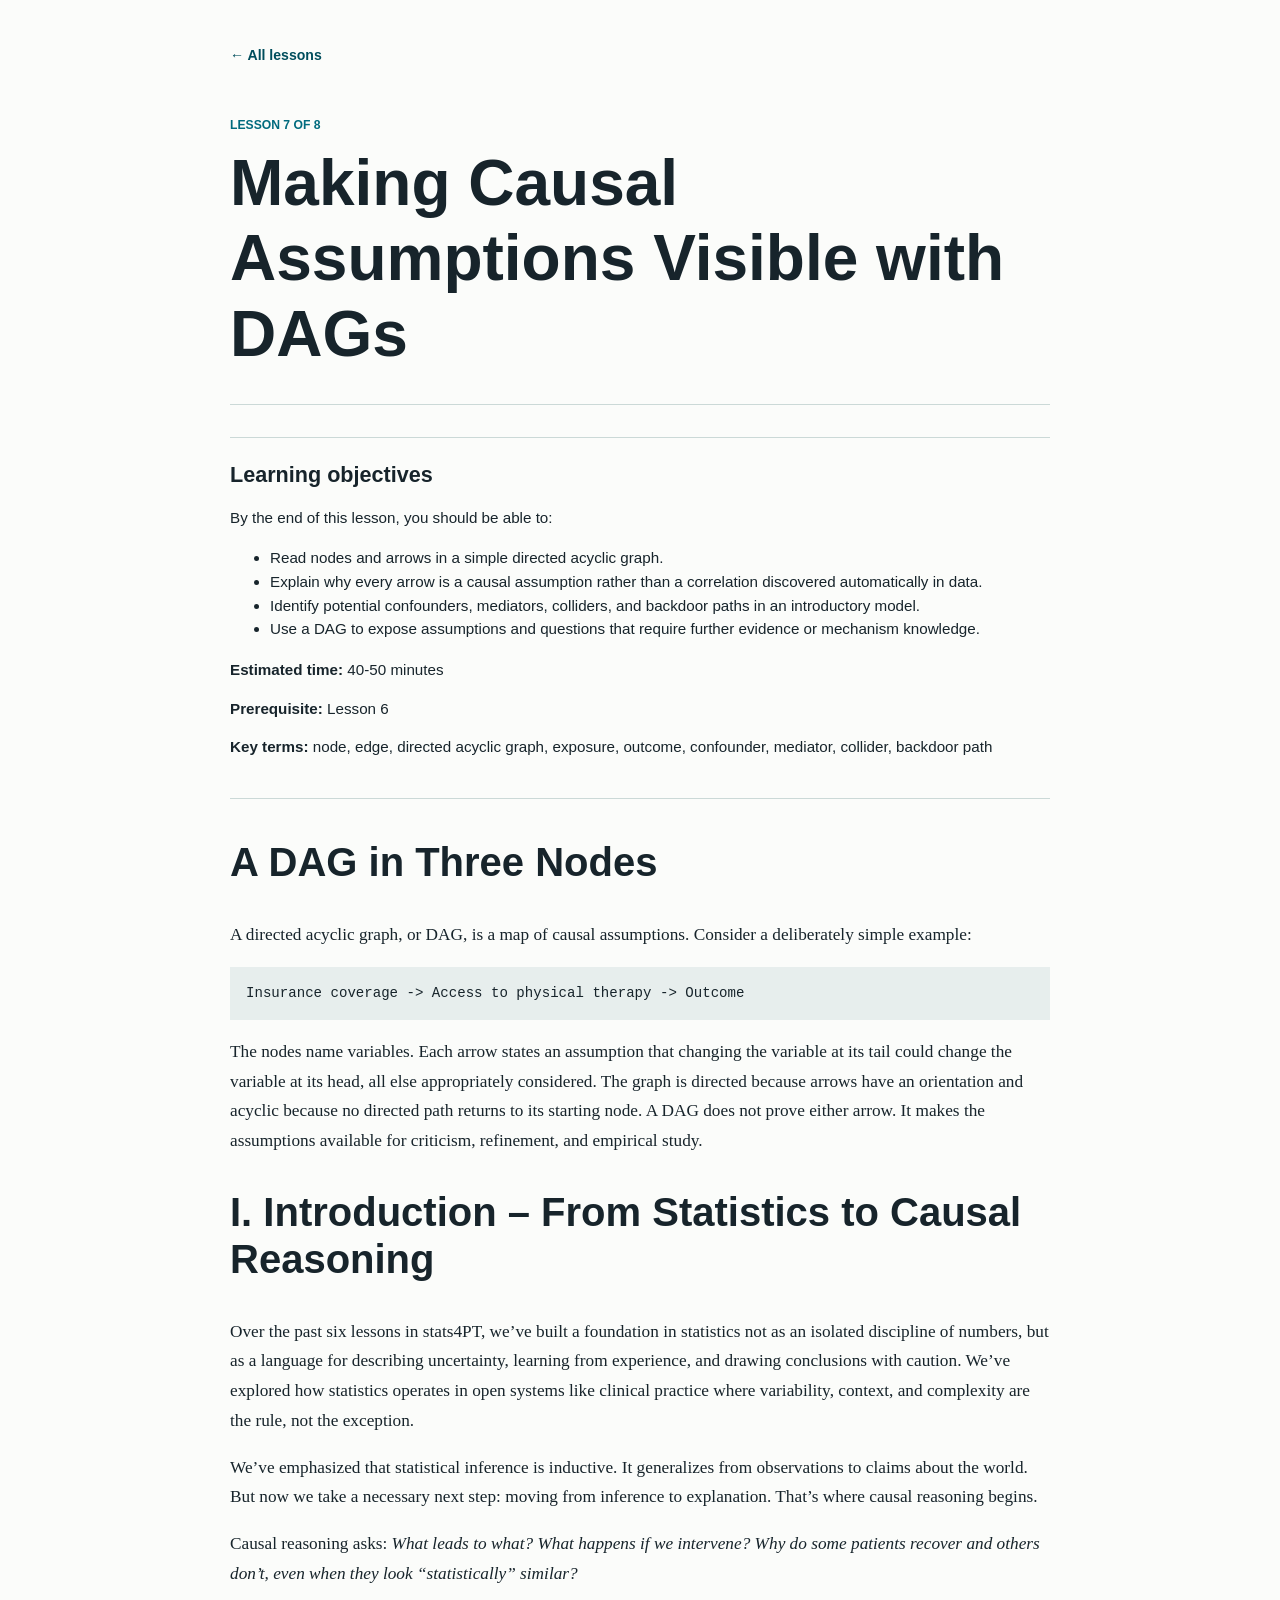
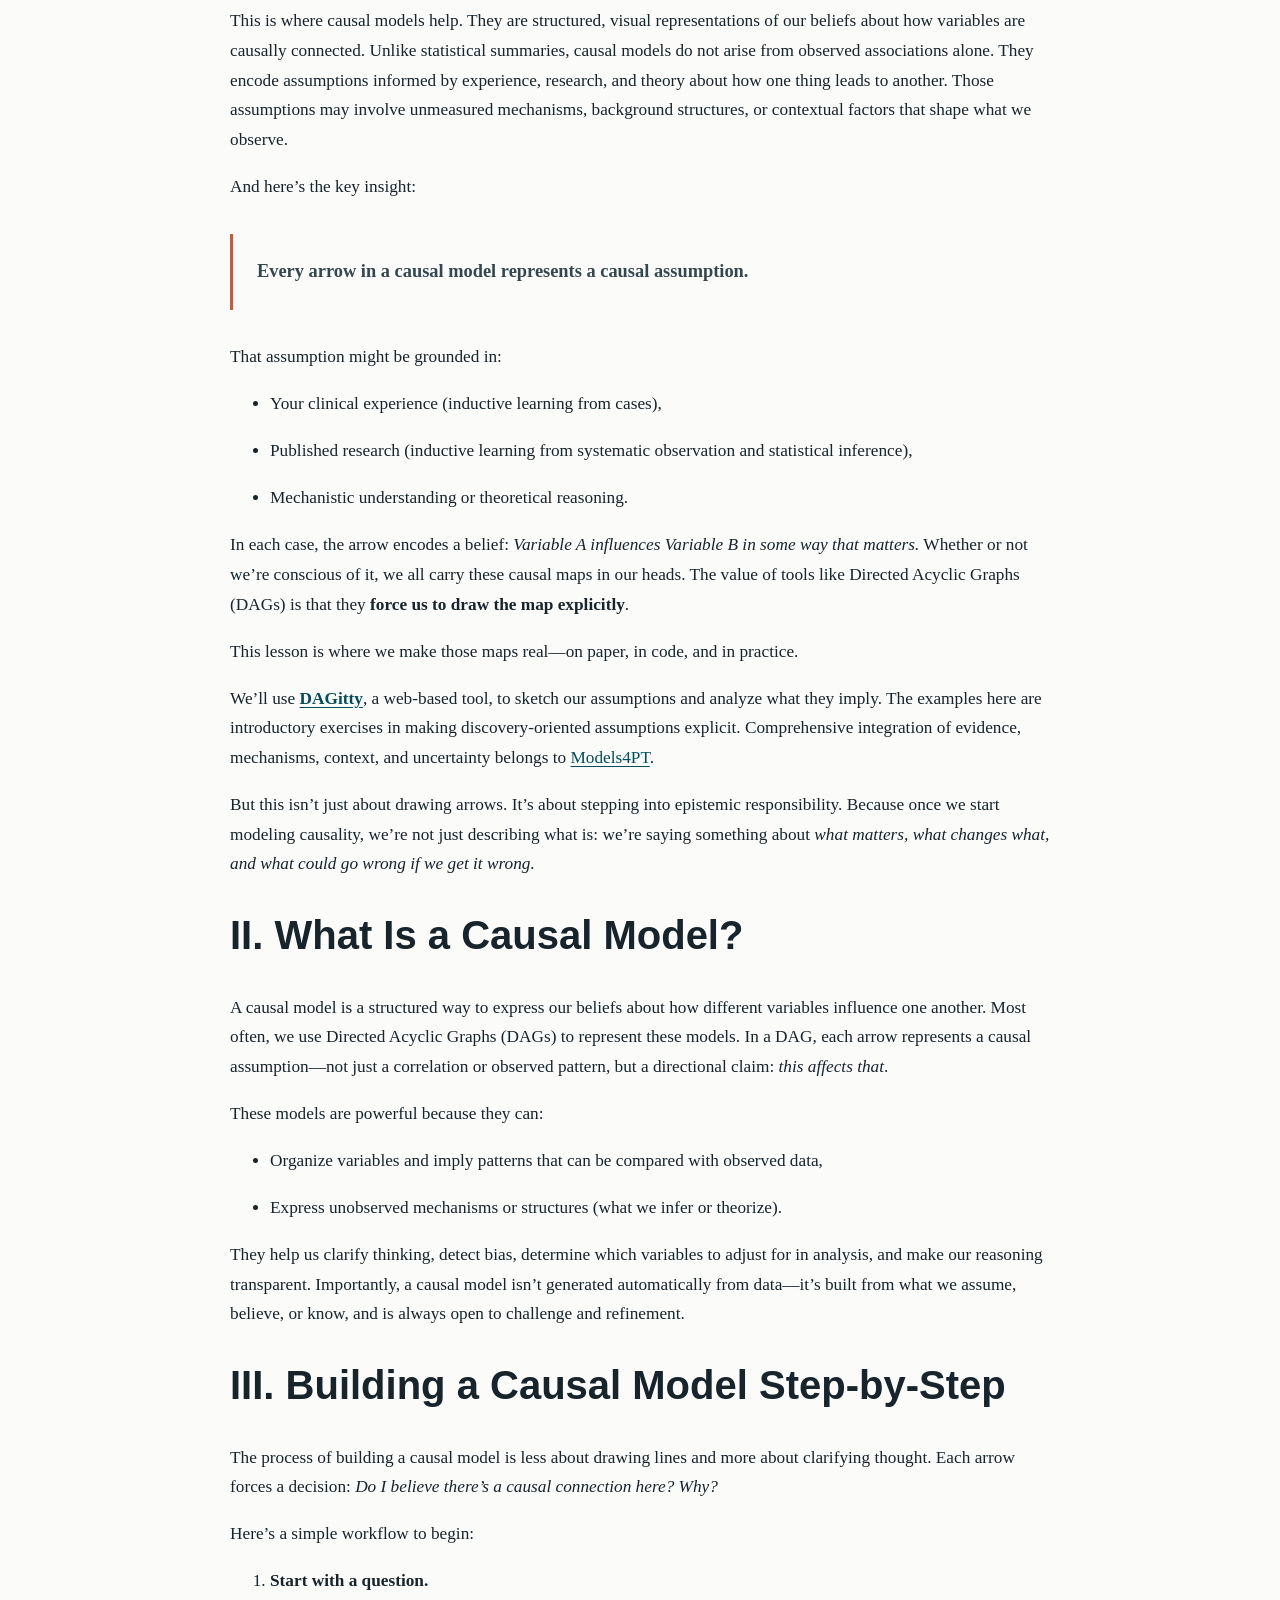
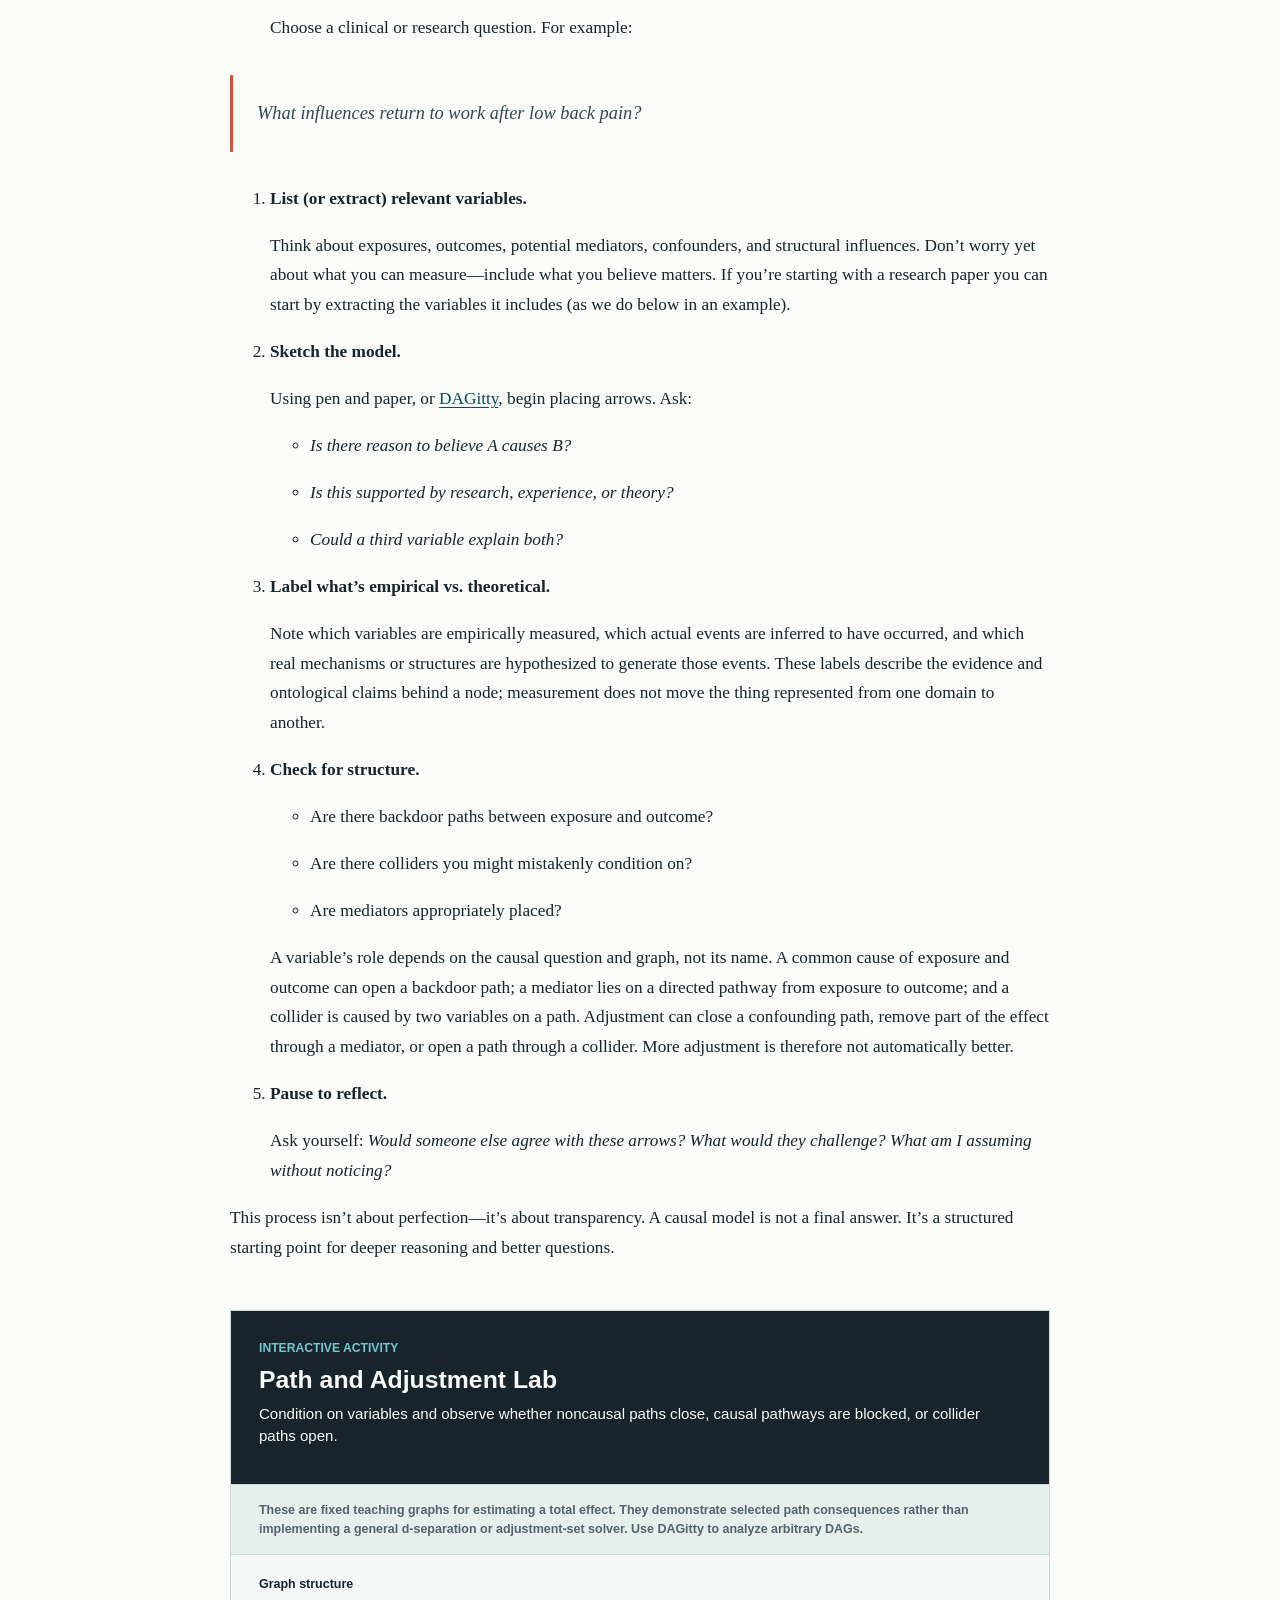
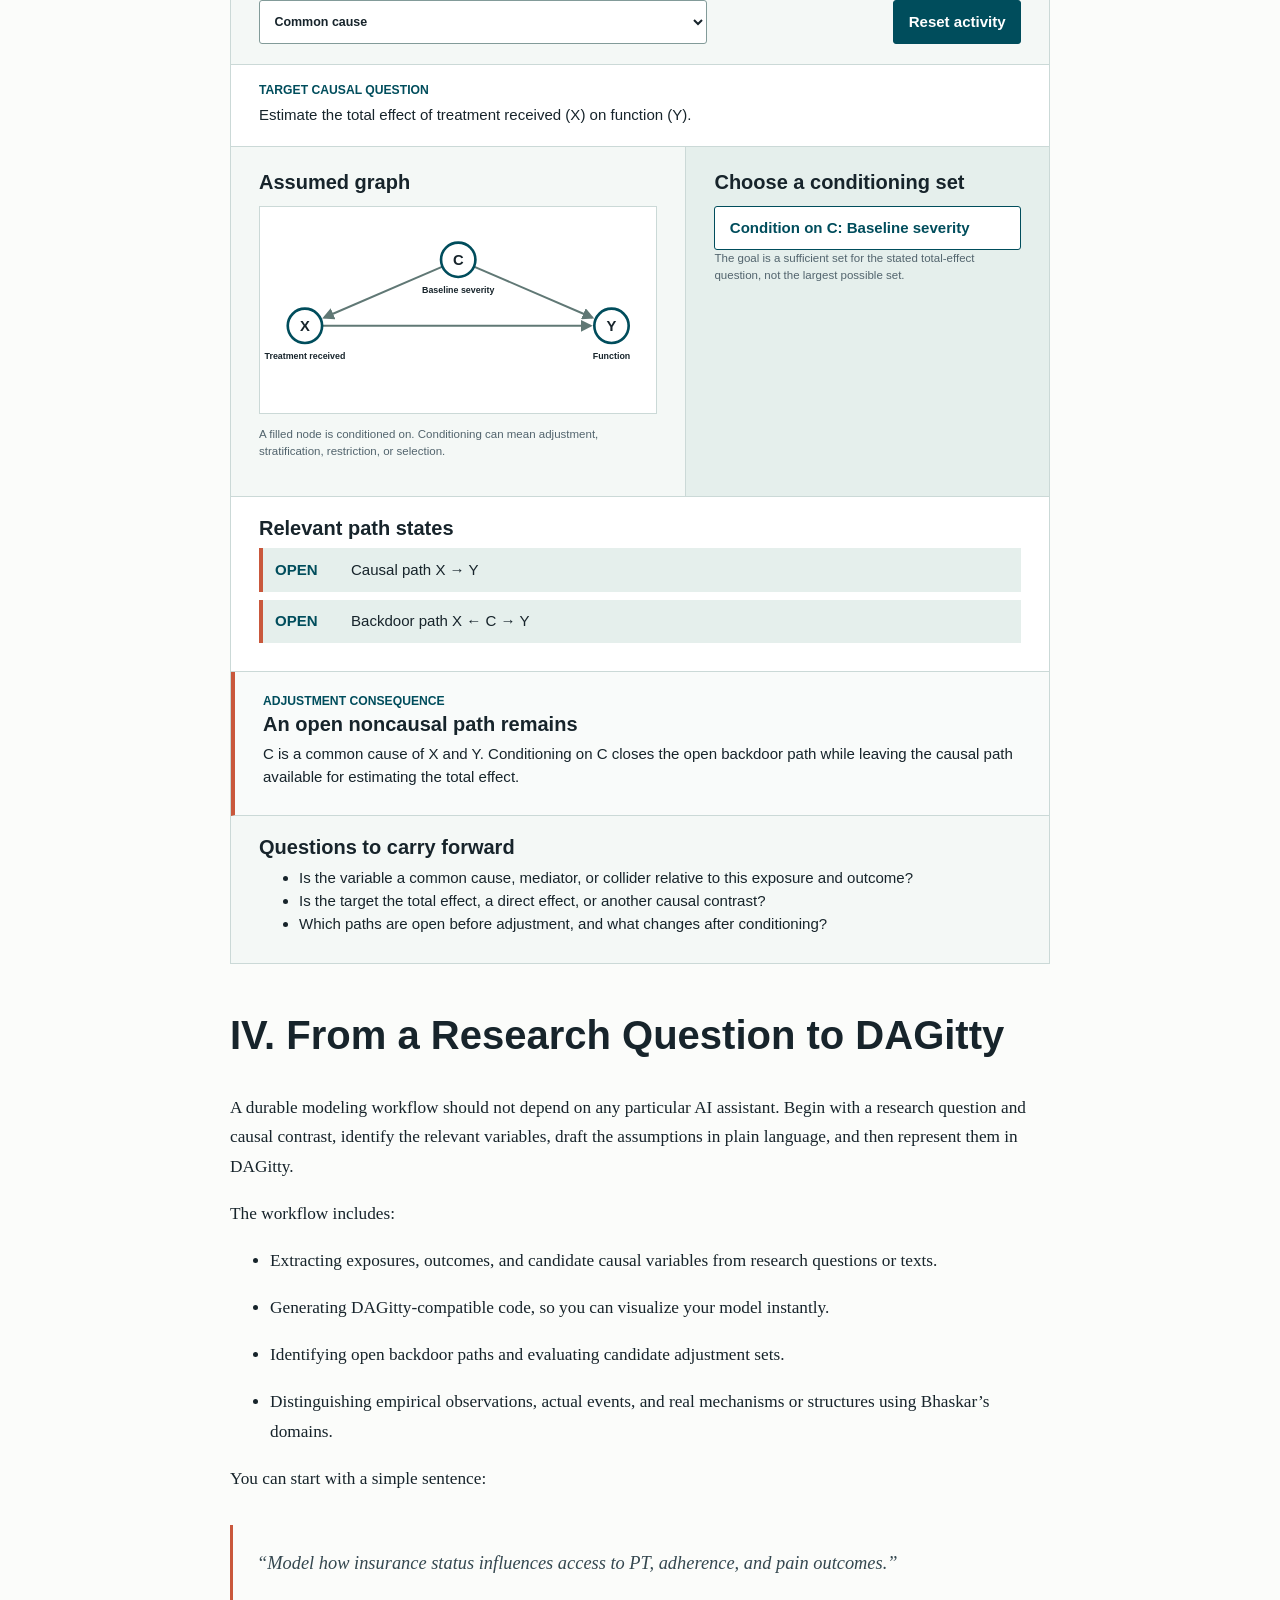
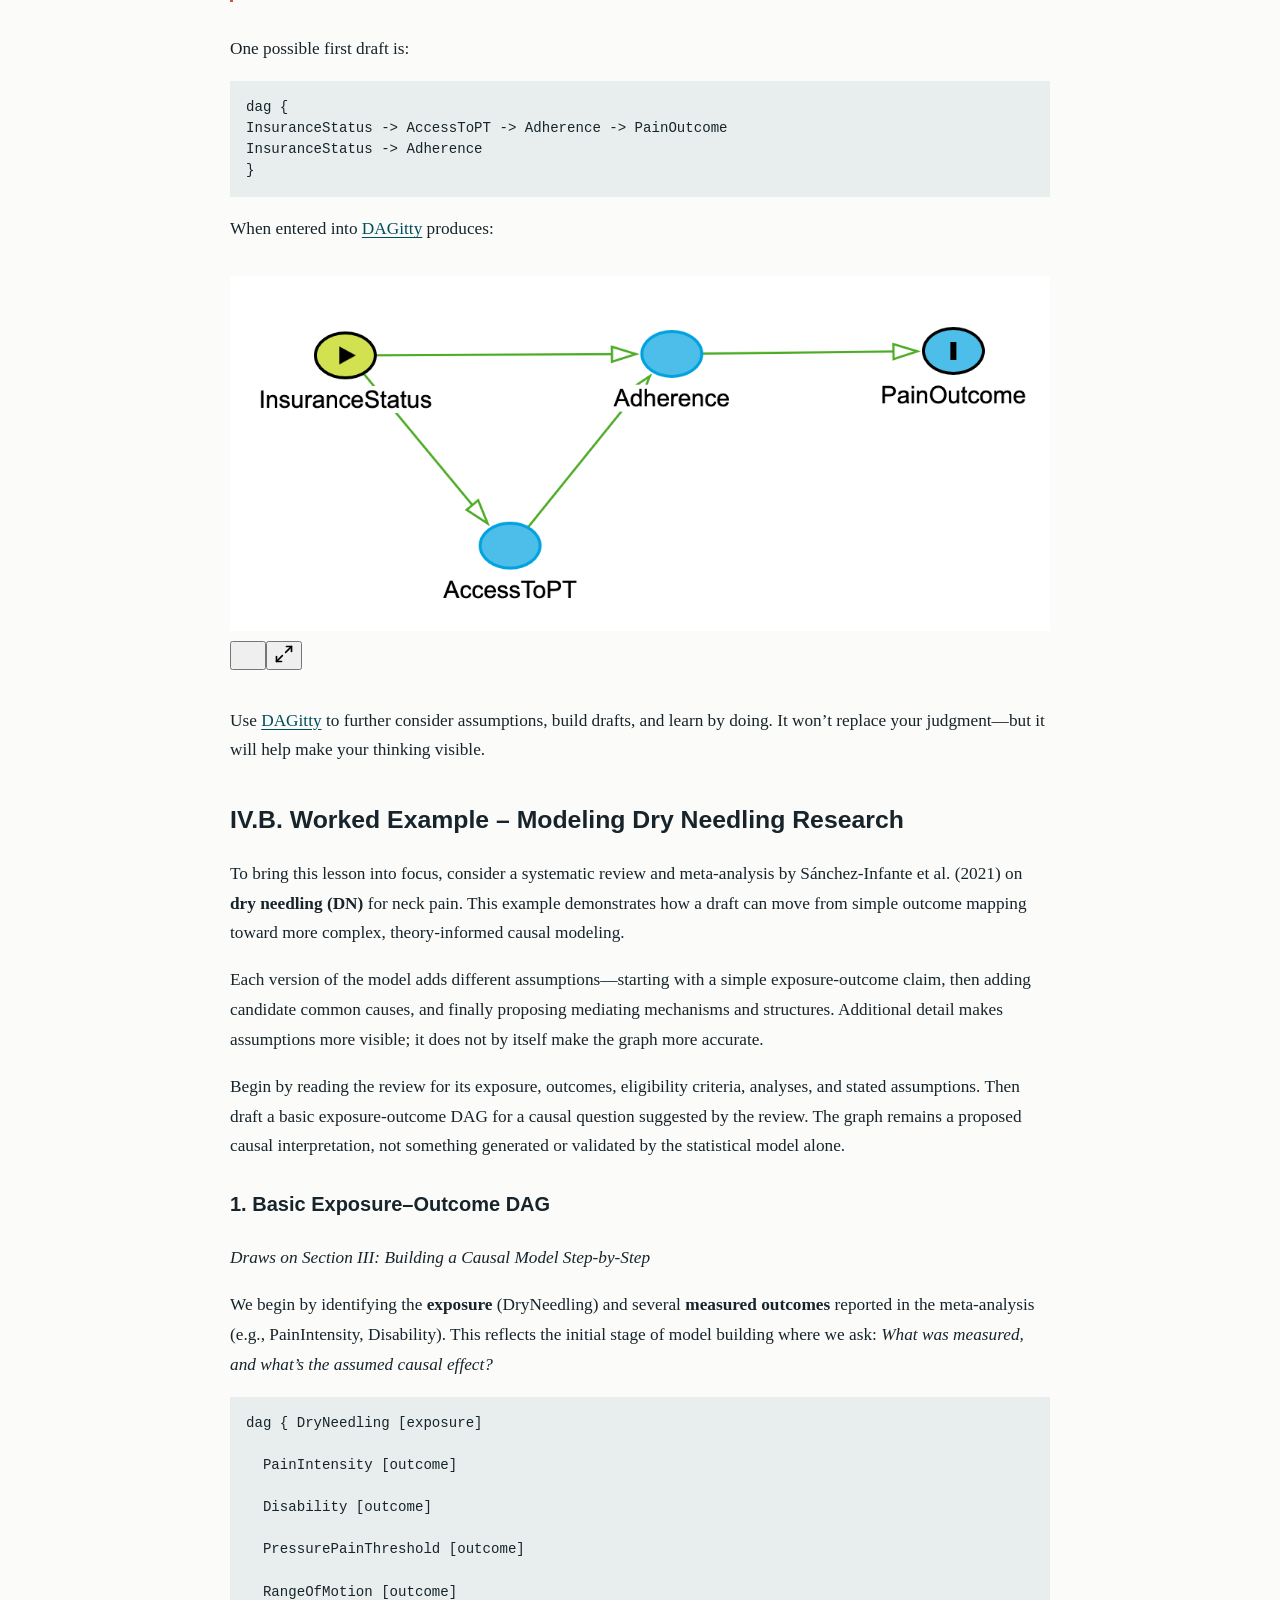
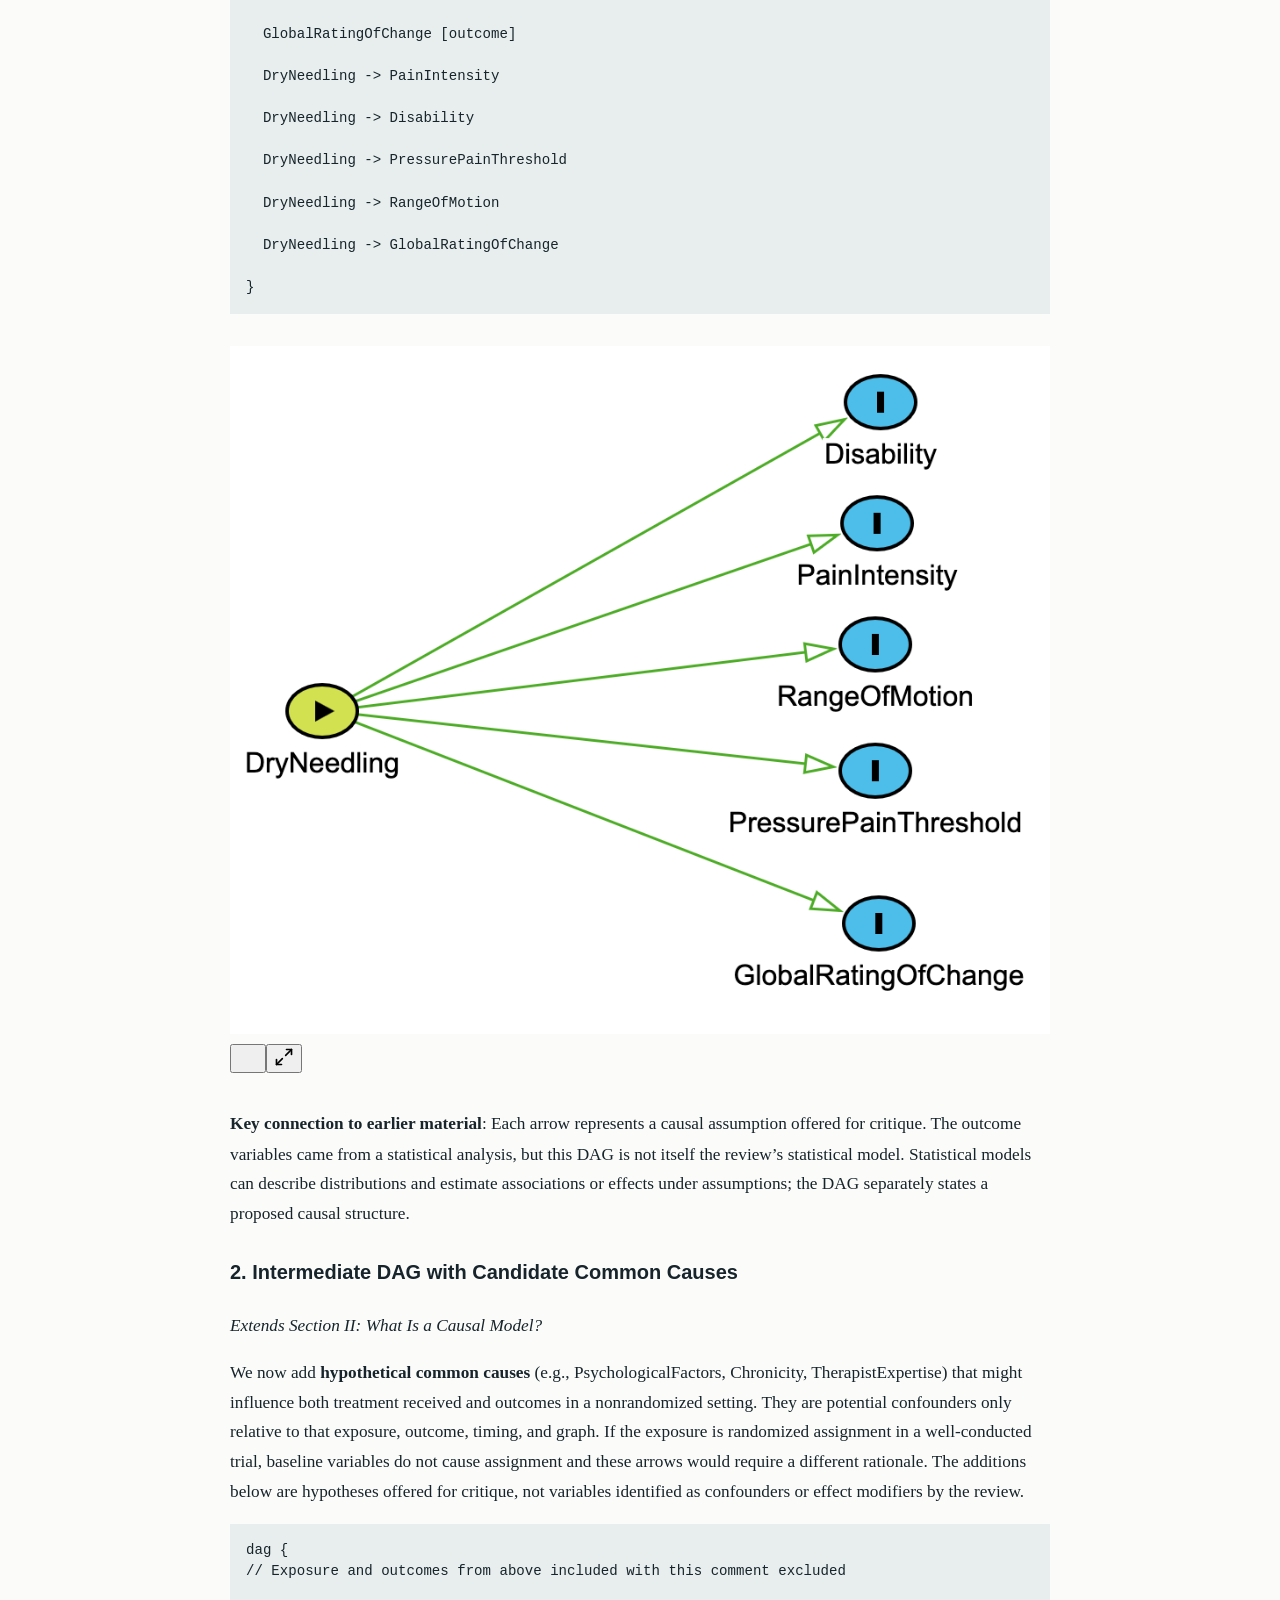
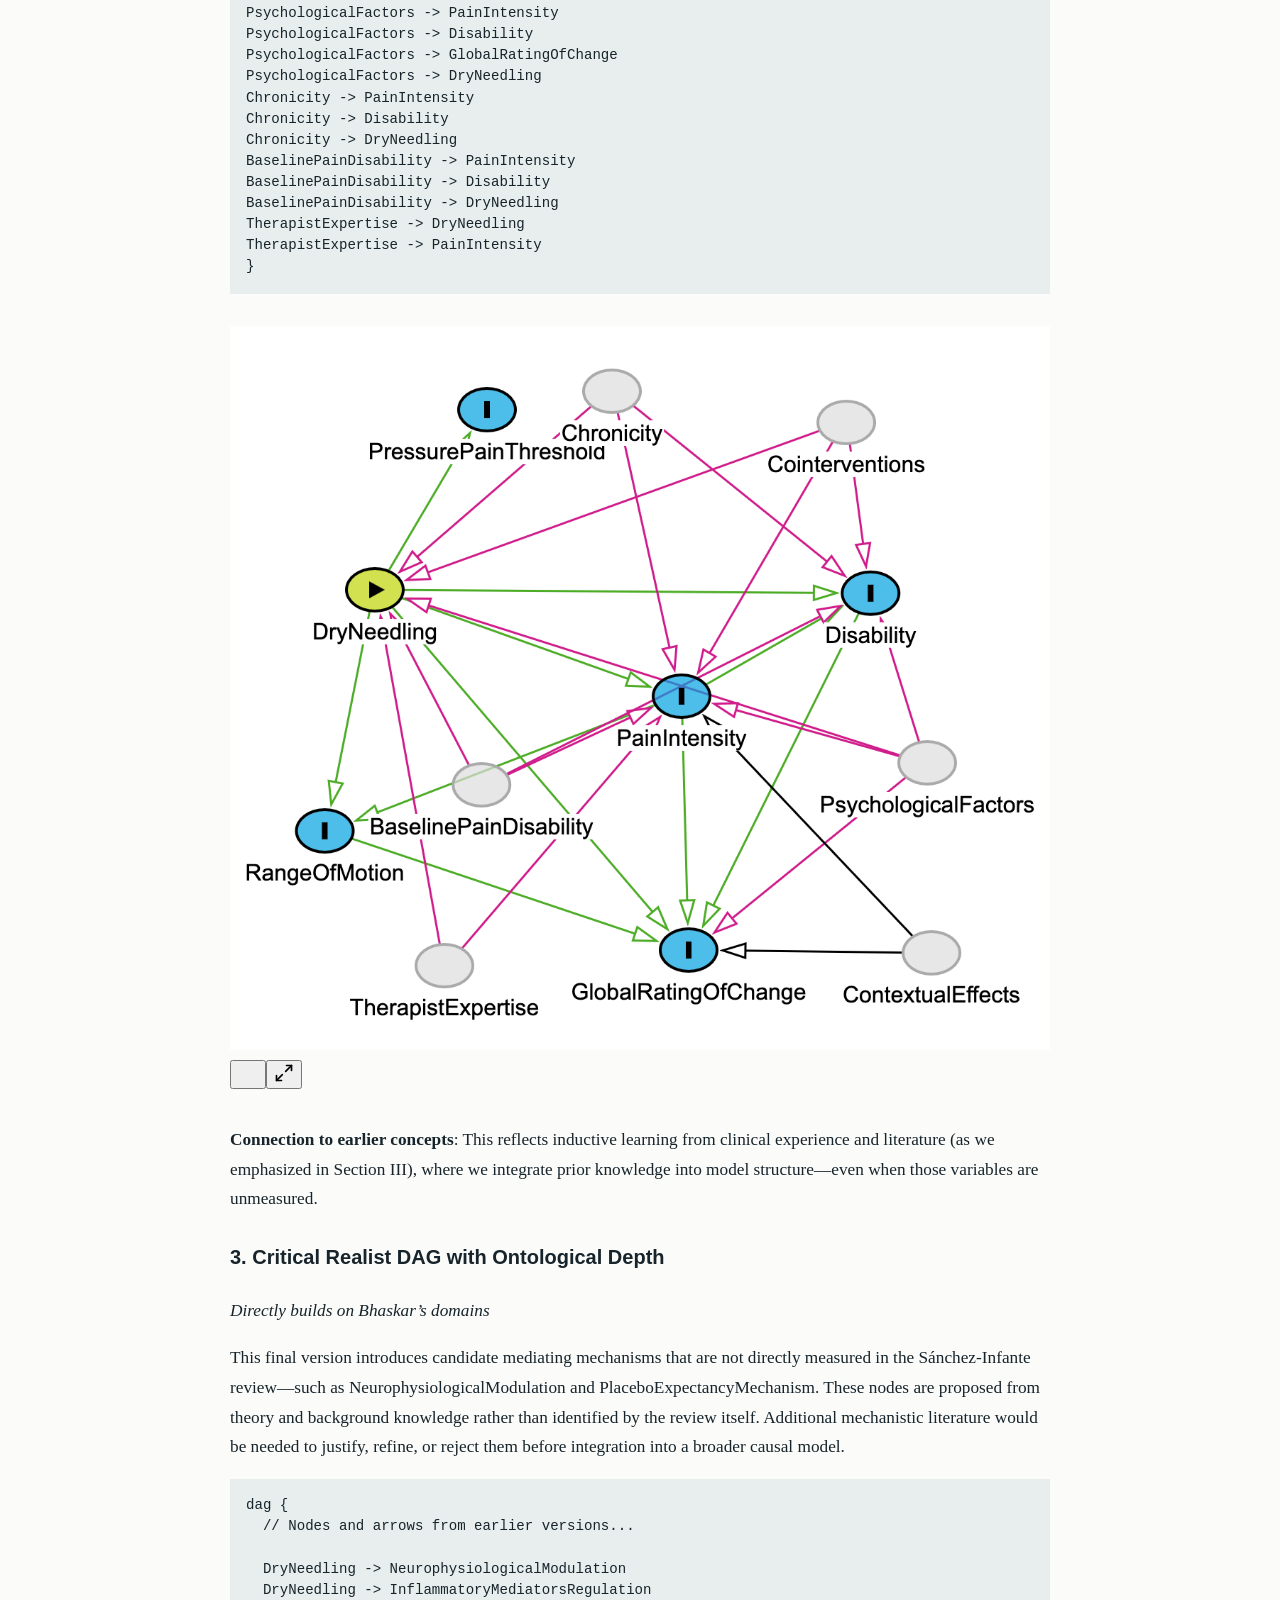
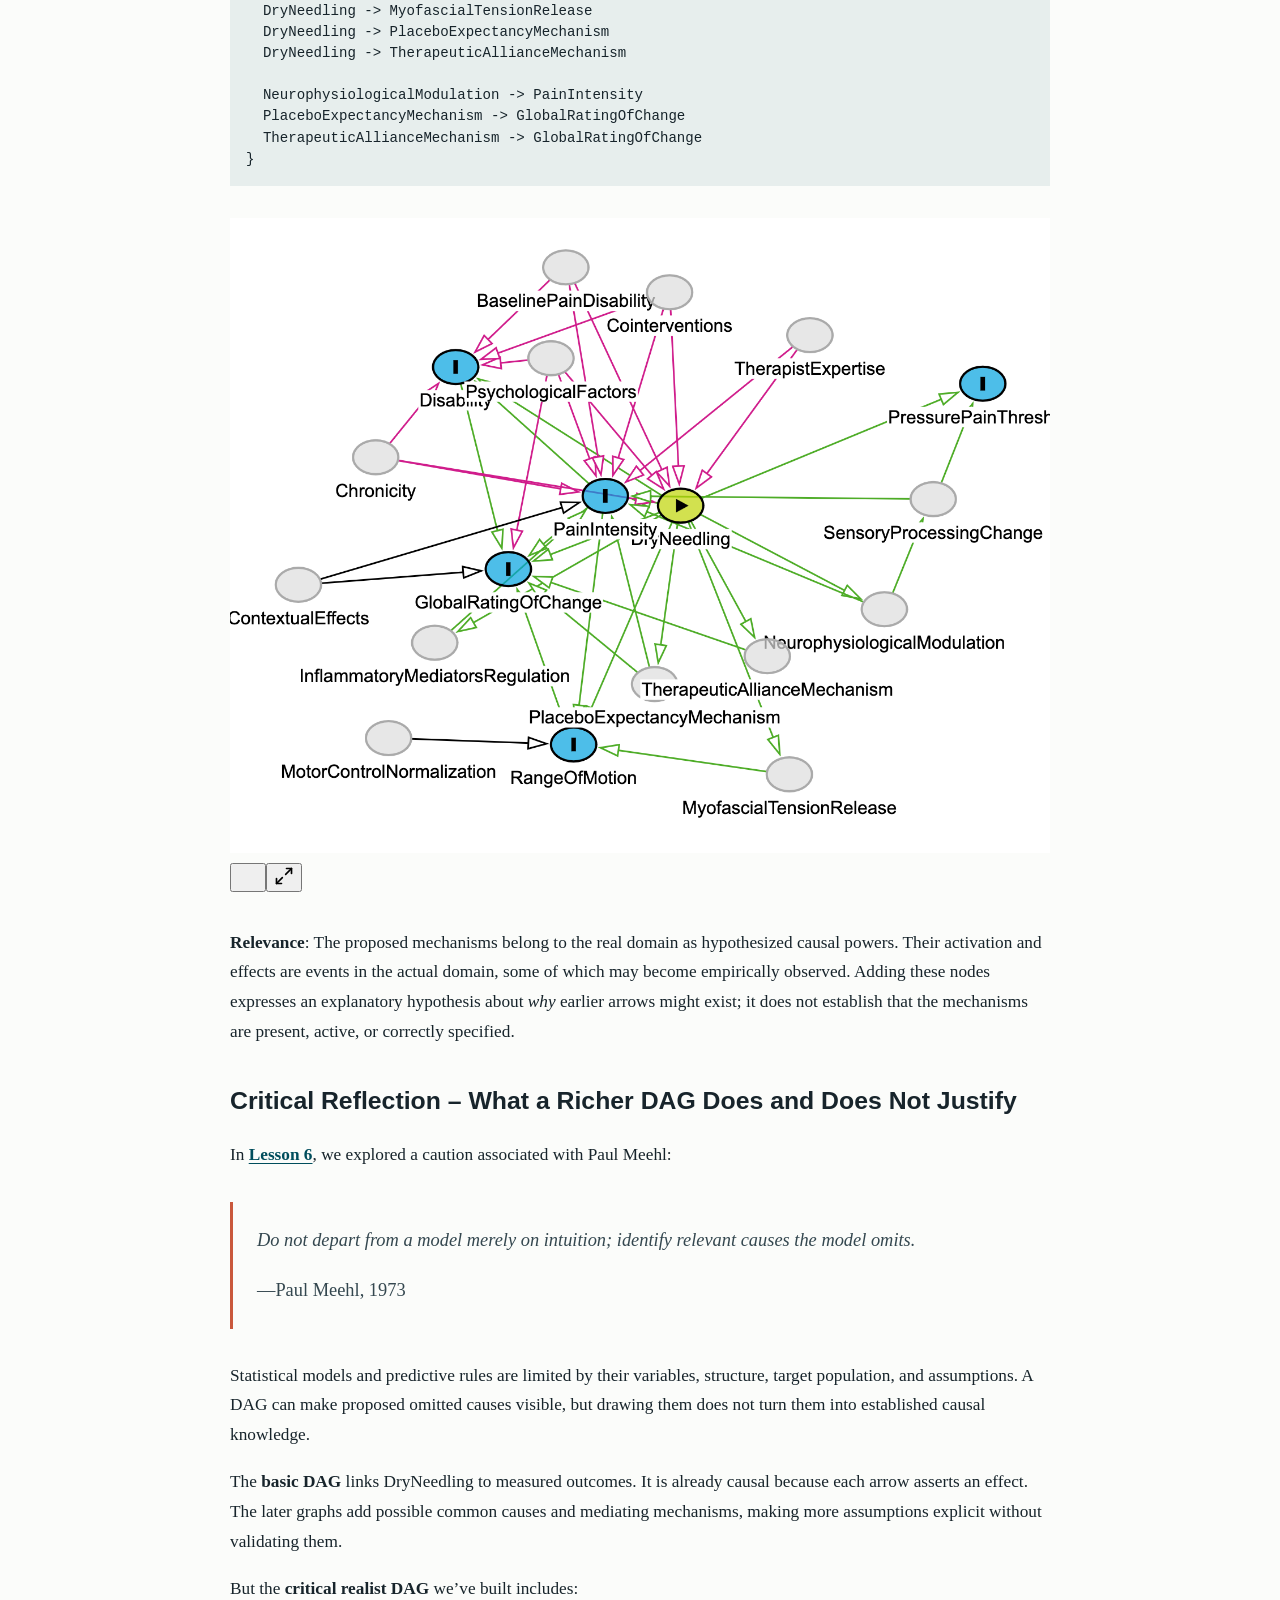
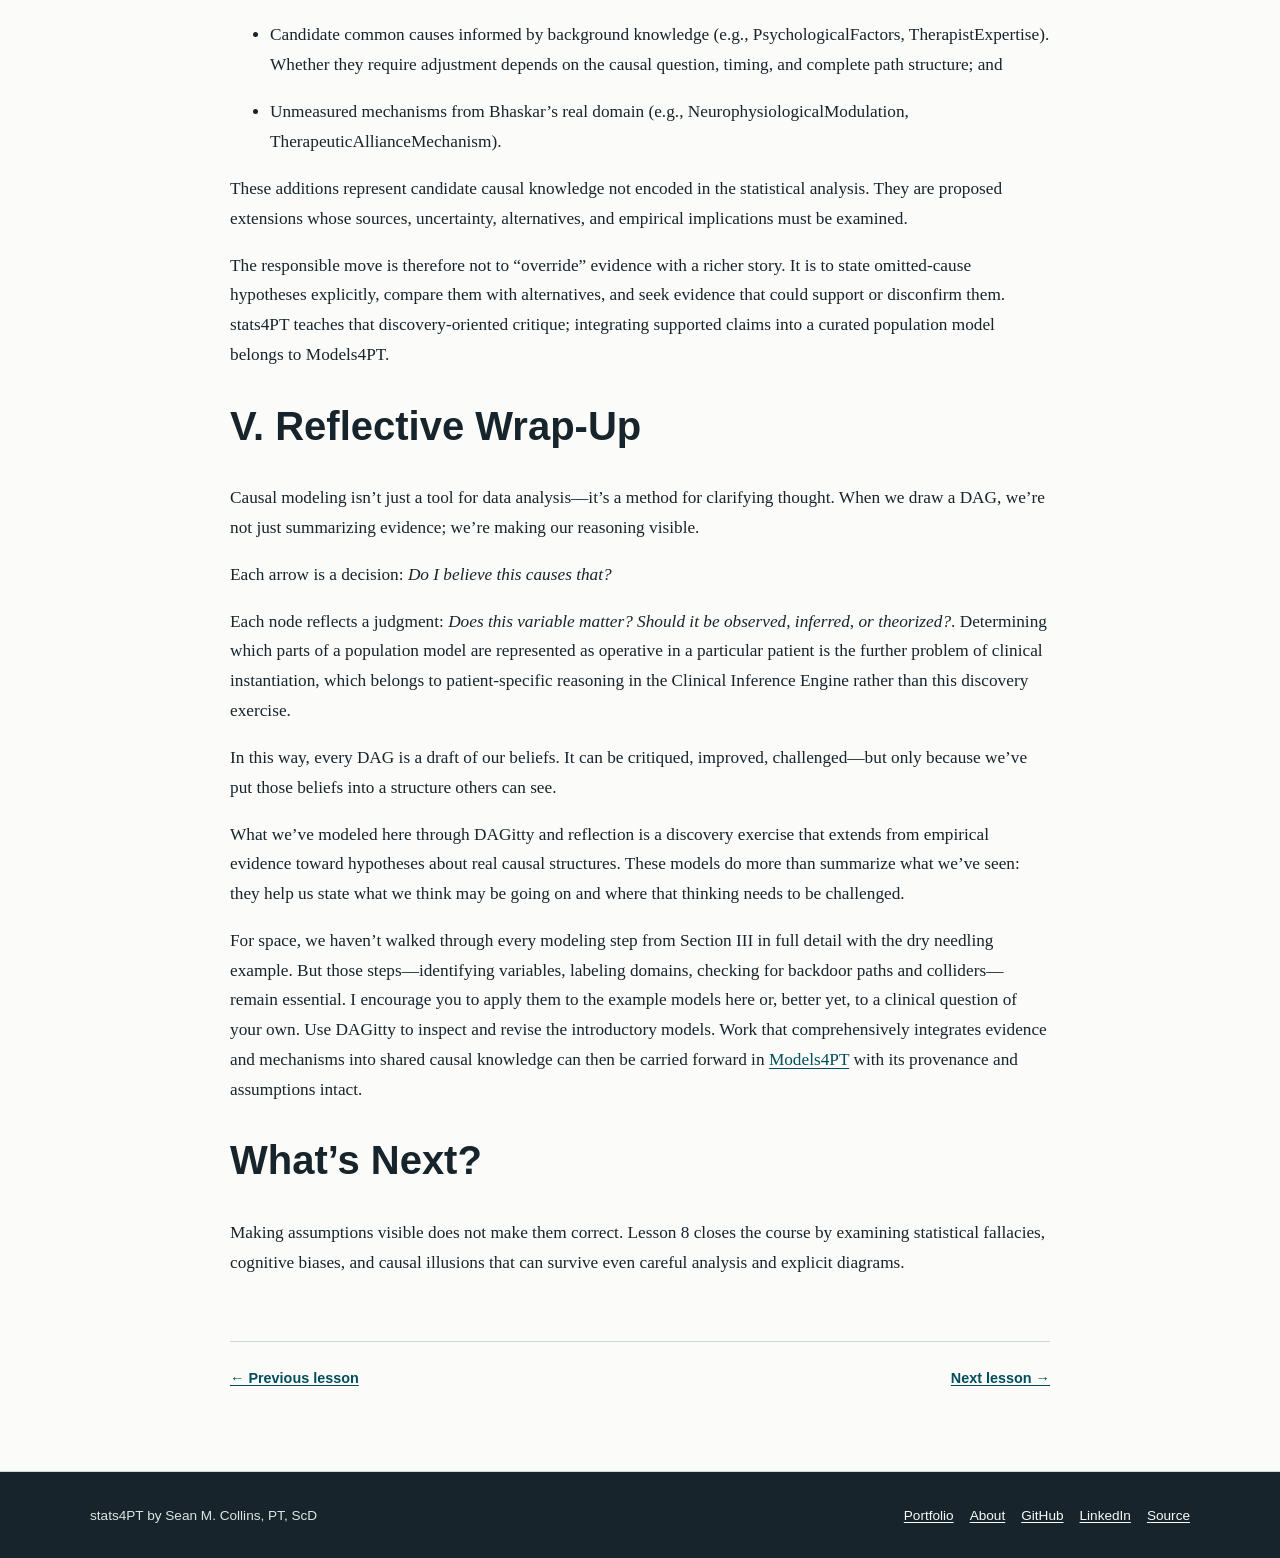
<file: lessons/lesson-7-practical-applications-building-a.html>
<!doctype html>
<html lang="en">
  <head>
    <meta charset="utf-8" />
    <meta name="viewport" content="width=device-width, initial-scale=1" />
    <title>Making Causal Assumptions Visible with DAGs | stats4PT</title>
    <meta
      name="description"
      content="Learn to read and draft directed acyclic graphs that make causal assumptions, bias, and missing knowledge visible."
    />
    <link
      rel="canonical"
      href="https://stats4pt.org/lessons/lesson-7-practical-applications-building-a.html"
    />
    <meta property="og:type" content="article" />
    <meta property="og:site_name" content="stats4PT" />
    <meta
      property="og:title"
      content="Making Causal Assumptions Visible with DAGs | stats4PT"
    />
    <meta
      property="og:description"
      content="Learn to read and draft directed acyclic graphs that make causal assumptions, bias, and missing knowledge visible."
    />
    <meta
      property="og:url"
      content="https://stats4pt.org/lessons/lesson-7-practical-applications-building-a.html"
    />
    <meta
      property="og:image"
      content="https://stats4pt.org/img/Stats4PT_long.png"
    />
    <meta property="og:image:type" content="image/png" />
    <meta property="og:image:width" content="3169" />
    <meta property="og:image:height" content="734" />
    <meta
      property="og:image:alt"
      content="stats4PT logo with overlapping statistical distributions"
    />
    <link rel="stylesheet" href="../assets/styles.css" />
  </head>
  <body>
    <header class="container lesson-header">
      <a class="back-link" href="../index.html">&larr; All lessons</a>
      <p class="eyebrow">Lesson 7 of 8</p>
      <h1>Making Causal Assumptions Visible with DAGs</h1>
    </header>
    <main class="container lesson-layout">
      <article class="lesson-content">
        <section class="lesson-overview">
          <h2>Learning objectives</h2>
          <p>By the end of this lesson, you should be able to:</p>
          <ul>
            <li>Read nodes and arrows in a simple directed acyclic graph.</li>
            <li>
              Explain why every arrow is a causal assumption rather than a
              correlation discovered automatically in data.
            </li>
            <li>
              Identify potential confounders, mediators, colliders, and backdoor
              paths in an introductory model.
            </li>
            <li>
              Use a DAG to expose assumptions and questions that require further
              evidence or mechanism knowledge.
            </li>
          </ul>
          <p><strong>Estimated time:</strong> 40-50 minutes</p>
          <p><strong>Prerequisite:</strong> Lesson 6</p>
          <p>
            <strong>Key terms:</strong> node, edge, directed acyclic graph,
            exposure, outcome, confounder, mediator, collider, backdoor path
          </p>
        </section>
        <h2>A DAG in Three Nodes</h2>
        <p>
          A directed acyclic graph, or DAG, is a map of causal assumptions.
          Consider a deliberately simple example:
        </p>
        <pre><code>Insurance coverage -&gt; Access to physical therapy -&gt; Outcome</code></pre>
        <p>
          The nodes name variables. Each arrow states an assumption that
          changing the variable at its tail could change the variable at its
          head, all else appropriately considered. The graph is directed because
          arrows have an orientation and acyclic because no directed path
          returns to its starting node. A DAG does not prove either arrow. It
          makes the assumptions available for criticism, refinement, and
          empirical study.
        </p>
        <h2>
          <strong>I. Introduction – From Statistics to Causal Reasoning</strong>
        </h2>
        <p>
          Over the past six lessons in stats4PT, we’ve built a foundation in
          statistics not as an isolated discipline of numbers, but as a language
          for describing uncertainty, learning from experience, and drawing
          conclusions with caution. We’ve explored how statistics operates in
          open systems like clinical practice where variability, context, and
          complexity are the rule, not the exception.
        </p>
        <p>
          We’ve emphasized that statistical inference is inductive. It
          generalizes from observations to claims about the world. But now we
          take a necessary next step: moving from inference to explanation.
          That’s where causal reasoning begins.
        </p>
        <p>
          Causal reasoning asks:
          <em
            >What leads to what? What happens if we intervene? Why do some
            patients recover and others don’t, even when they look
            “statistically” similar?</em
          >
        </p>
        <p>
          This is where causal models help. They are structured, visual
          representations of our beliefs about how variables are causally
          connected. Unlike statistical summaries, causal models do not arise
          from observed associations alone. They encode assumptions informed by
          experience, research, and theory about how one thing leads to another.
          Those assumptions may involve unmeasured mechanisms, background
          structures, or contextual factors that shape what we observe.
        </p>
        <p>And here’s the key insight:</p>
        <blockquote>
          <p>
            <strong
              >Every arrow in a causal model represents a causal
              assumption.</strong
            >
          </p>
        </blockquote>
        <p>That assumption might be grounded in:</p>
        <ul>
          <li>
            <p>Your clinical experience (inductive learning from cases),</p>
          </li>
          <li>
            <p>
              Published research (inductive learning from systematic observation
              and statistical inference),
            </p>
          </li>
          <li><p>Mechanistic understanding or theoretical reasoning.</p></li>
        </ul>
        <p>
          In each case, the arrow encodes a belief:
          <em>Variable A influences Variable B in some way that matters.</em>
          Whether or not we’re conscious of it, we all carry these causal maps
          in our heads. The value of tools like Directed Acyclic Graphs (DAGs)
          is that they <strong>force us to draw the map explicitly</strong>.
        </p>
        <p>
          This lesson is where we make those maps real—on paper, in code, and in
          practice.
        </p>
        <p>
          We’ll use
          <strong><a href="https://www.dagitty.net/">DAGitty</a></strong
          >, a web-based tool, to sketch our assumptions and analyze what they
          imply. The examples here are introductory exercises in making
          discovery-oriented assumptions explicit. Comprehensive integration of
          evidence, mechanisms, context, and uncertainty belongs to
          <a href="https://github.com/scollinspt/Models4PT">Models4PT</a>.
        </p>
        <p>
          But this isn’t just about drawing arrows. It’s about stepping into
          epistemic responsibility. Because once we start modeling causality,
          we’re not just describing what is: we’re saying something about
          <em
            >what matters, what changes what, and what could go wrong if we get
            it wrong.</em
          >
        </p>
        <h2><strong>II. What Is a Causal Model?</strong></h2>
        <p>
          A causal model is a structured way to express our beliefs about how
          different variables influence one another. Most often, we use Directed
          Acyclic Graphs (DAGs) to represent these models. In a DAG, each arrow
          represents a causal assumption—not just a correlation or observed
          pattern, but a directional claim: <em>this affects that</em>.
        </p>
        <p>These models are powerful because they can:</p>
        <ul>
          <li>
            <p>
              Organize variables and imply patterns that can be compared with
              observed data,
            </p>
          </li>
          <li>
            <p>
              Express unobserved mechanisms or structures (what we infer or
              theorize).
            </p>
          </li>
        </ul>
        <p>
          They help us clarify thinking, detect bias, determine which variables
          to adjust for in analysis, and make our reasoning transparent.
          Importantly, a causal model isn’t generated automatically from
          data—it’s built from what we assume, believe, or know, and is always
          open to challenge and refinement.
        </p>
        <h2><strong>III. Building a Causal Model Step-by-Step</strong></h2>
        <p>
          The process of building a causal model is less about drawing lines and
          more about clarifying thought. Each arrow forces a decision:
          <em>Do I believe there’s a causal connection here? Why?</em>
        </p>
        <p>Here’s a simple workflow to begin:</p>
        <ol>
          <li>
            <p><strong>Start with a question.</strong></p>
            <p>Choose a clinical or research question. For example:</p>
          </li>
        </ol>
        <blockquote>
          <p><em>What influences return to work after low back pain?</em></p>
        </blockquote>
        <ol>
          <li>
            <p><strong>List (or extract) relevant variables.</strong></p>
            <p>
              Think about exposures, outcomes, potential mediators, confounders,
              and structural influences. Don’t worry yet about what you can
              measure—include what you believe matters. If you’re starting with
              a research paper you can start by extracting the variables it
              includes (as we do below in an example).
            </p>
          </li>
          <li>
            <p><strong>Sketch the model.</strong></p>
            <p>
              Using pen and paper, or <a href="https://dagitty.net">DAGitty</a>,
              begin placing arrows. Ask:
            </p>
            <ul>
              <li>
                <p><em>Is there reason to believe A causes B?</em></p>
              </li>
              <li>
                <p>
                  <em>Is this supported by research, experience, or theory?</em>
                </p>
              </li>
              <li>
                <p><em>Could a third variable explain both?</em></p>
              </li>
            </ul>
          </li>
          <li>
            <p><strong>Label what’s empirical vs. theoretical.</strong></p>
            <p>
              Note which variables are empirically measured, which actual events
              are inferred to have occurred, and which real mechanisms or
              structures are hypothesized to generate those events. These labels
              describe the evidence and ontological claims behind a node;
              measurement does not move the thing represented from one domain to
              another.
            </p>
          </li>
          <li>
            <p><strong>Check for structure.</strong></p>
            <ul>
              <li>
                <p>Are there backdoor paths between exposure and outcome?</p>
              </li>
              <li>
                <p>Are there colliders you might mistakenly condition on?</p>
              </li>
              <li><p>Are mediators appropriately placed?</p></li>
            </ul>
            <p>
              A variable’s role depends on the causal question and graph, not
              its name. A common cause of exposure and outcome can open a
              backdoor path; a mediator lies on a directed pathway from exposure
              to outcome; and a collider is caused by two variables on a path.
              Adjustment can close a confounding path, remove part of the effect
              through a mediator, or open a path through a collider. More
              adjustment is therefore not automatically better.
            </p>
          </li>
          <li>
            <p><strong>Pause to reflect.</strong></p>
            <p>
              Ask yourself:
              <em
                >Would someone else agree with these arrows? What would they
                challenge? What am I assuming without noticing?</em
              >
            </p>
          </li>
        </ol>
        <p>
          This process isn’t about perfection—it’s about transparency. A causal
          model is not a final answer. It’s a structured starting point for
          deeper reasoning and better questions.
        </p>
        <section
          class="path-lab"
          data-path-adjustment-lab
          aria-labelledby="path-lab-title"
        >
          <header class="path-lab__header">
            <p class="eyebrow">Interactive activity</p>
            <h3 id="path-lab-title">Path and Adjustment Lab</h3>
            <p>
              Condition on variables and observe whether noncausal paths close,
              causal pathways are blocked, or collider paths open.
            </p>
          </header>
          <p class="path-lab__caveat">
            These are fixed teaching graphs for estimating a total effect. They
            demonstrate selected path consequences rather than implementing a
            general d-separation or adjustment-set solver. Use DAGitty to
            analyze arbitrary DAGs.
          </p>
          <div class="path-lab__scenario">
            <label>
              Graph structure
              <select data-path-scenario>
                <option value="confounder">Common cause</option>
                <option value="mediator">Mediator</option>
                <option value="collider">Collider</option>
                <option value="mixed">Mixed structure</option>
              </select>
            </label>
            <button type="button" data-path-reset>Reset activity</button>
          </div>
          <div class="path-lab__question">
            <p class="eyebrow">Target causal question</p>
            <p data-path-question></p>
          </div>
          <div class="path-lab__workspace">
            <div class="path-lab__graph-panel">
              <h4>Assumed graph</h4>
              <div class="path-lab__graph" data-path-graph></div>
              <p>
                A filled node is conditioned on. Conditioning can mean
                adjustment, stratification, restriction, or selection.
              </p>
            </div>
            <div class="path-lab__control-panel">
              <h4>Choose a conditioning set</h4>
              <div class="path-lab__controls" data-path-controls></div>
              <p>
                The goal is a sufficient set for the stated total-effect
                question, not the largest possible set.
              </p>
            </div>
          </div>
          <div class="path-lab__paths">
            <h4>Relevant path states</h4>
            <ul data-path-list></ul>
          </div>
          <section class="path-lab__result" data-path-result aria-live="polite">
            <p class="eyebrow">Adjustment consequence</p>
            <h4 data-path-result-label></h4>
            <p data-path-result-explanation></p>
          </section>
          <div class="path-lab__questions">
            <h4>Questions to carry forward</h4>
            <ul>
              <li>
                Is the variable a common cause, mediator, or collider relative
                to this exposure and outcome?
              </li>
              <li>
                Is the target the total effect, a direct effect, or another
                causal contrast?
              </li>
              <li>
                Which paths are open before adjustment, and what changes after
                conditioning?
              </li>
            </ul>
          </div>
          <noscript>
            <p class="path-lab__noscript">
              JavaScript is unavailable. On paper, compare these structures: X
              &larr; C &rarr; Y, X &rarr; M &rarr; Y, and X &rarr; K &larr; Y.
              For a total-effect question, ask which variable closes
              confounding, blocks mediation, or opens a collider path when
              conditioned on.
            </p>
          </noscript>
          <p
            class="path-lab__status"
            data-path-status
            role="status"
            aria-live="polite"
          ></p>
        </section>
        <h2>
          <strong>IV. From a Research Question to DAGitty</strong>
        </h2>
        <p>
          A durable modeling workflow should not depend on any particular AI
          assistant. Begin with a research question and causal contrast,
          identify the relevant variables, draft the assumptions in plain
          language, and then represent them in DAGitty.
        </p>
        <p>The workflow includes:</p>
        <ul>
          <li>
            <p>
              Extracting exposures, outcomes, and candidate causal variables
              from research questions or texts.
            </p>
          </li>
          <li>
            <p>
              Generating DAGitty-compatible code, so you can visualize your
              model instantly.
            </p>
          </li>
          <li>
            <p>
              Identifying open backdoor paths and evaluating candidate
              adjustment sets.
            </p>
          </li>
          <li>
            <p>
              Distinguishing empirical observations, actual events, and real
              mechanisms or structures using Bhaskar’s domains.
            </p>
          </li>
        </ul>
        <p>You can start with a simple sentence:</p>
        <blockquote>
          <p>
            <em
              >“Model how insurance status influences access to PT, adherence,
              and pain outcomes.”</em
            >
          </p>
        </blockquote>
        <p>One possible first draft is:</p>
        <pre><code><code>dag {
InsuranceStatus -&gt; AccessToPT -&gt; Adherence -&gt; PainOutcome
InsuranceStatus -&gt; Adherence
}  </code></code></pre>
        <p>
          When entered into
          <a href="https://www.dagitty.net/">DAGitty</a> produces:
        </p>
        <div class="captioned-image-container">
          <figure>
            <a
              class="image-link image2 is-viewable-img"
              target="_blank"
              href="../img/lessons/lesson-7-image-01.png"
              data-component-name="Image2ToDOM"
              ><div class="image2-inset">
                <picture
                  ><source
                    type="image/webp"
                    srcset="
                      ../img/lessons/lesson-7-image-01.png  424w,
                      ../img/lessons/lesson-7-image-01.png  848w,
                      ../img/lessons/lesson-7-image-01.png 1272w,
                      ../img/lessons/lesson-7-image-01.png 1456w
                    "
                    sizes="100vw" />
                  <img
                    src="../img/lessons/lesson-7-image-01.png"
                    width="1095"
                    height="474"
                    data-attrs='{"src":"../img/lessons/lesson-7-image-01.png","srcNoWatermark":null,"fullscreen":null,"imageSize":null,"height":474,"width":1095,"resizeWidth":null,"bytes":46841,"alt":null,"title":null,"type":"image/png","href":null,"belowTheFold":true,"topImage":false,"internalRedirect":null,"isProcessing":false,"align":null,"offset":false}'
                    class="sizing-normal"
                    alt=""
                    srcset="
                      ../img/lessons/lesson-7-image-01.png  424w,
                      ../img/lessons/lesson-7-image-01.png  848w,
                      ../img/lessons/lesson-7-image-01.png 1272w,
                      ../img/lessons/lesson-7-image-01.png 1456w
                    "
                    sizes="100vw"
                    loading="lazy"
                /></picture>
                <div class="image-link-expand">
                  <div class="pencraft pc-display-flex pc-gap-8 pc-reset">
                    <button
                      tabindex="0"
                      type="button"
                      class="pencraft pc-reset pencraft icon-container restack-image"
                    >
                      <svg
                        aria-hidden="true"
                        width="20"
                        height="20"
                        viewBox="0 0 20 20"
                        fill="none"
                        stroke-width="1.5"
                        stroke="var(--color-fg-primary)"
                        stroke-linecap="round"
                        stroke-linejoin="round"
                        xmlns="http://www.w3.org/2000/svg"
                      >
                        <g>
                          <path
                            d="M2.53001 7.81595C3.49179 4.73911 6.43281 2.5 9.91173 2.5C13.1684 2.5 15.9537 4.46214 17.0852 7.23684L17.6179 8.67647M17.6179 8.67647L18.5002 4.26471M17.6179 8.67647L13.6473 6.91176M17.4995 12.1841C16.5378 15.2609 13.5967 17.5 10.1178 17.5C6.86118 17.5 4.07589 15.5379 2.94432 12.7632L2.41165 11.3235M2.41165 11.3235L1.5293 15.7353M2.41165 11.3235L6.38224 13.0882"
                          ></path>
                        </g>
                      </svg></button
                    ><button
                      tabindex="0"
                      type="button"
                      class="pencraft pc-reset pencraft icon-container view-image"
                    >
                      <svg
                        xmlns="http://www.w3.org/2000/svg"
                        width="20"
                        height="20"
                        viewBox="0 0 24 24"
                        fill="none"
                        stroke="currentColor"
                        stroke-width="2"
                        stroke-linecap="round"
                        stroke-linejoin="round"
                        class="lucide lucide-maximize2 lucide-maximize-2"
                      >
                        <polyline points="15 3 21 3 21 9"></polyline>
                        <polyline points="9 21 3 21 3 15"></polyline>
                        <line x1="21" x2="14" y1="3" y2="10"></line>
                        <line x1="3" x2="10" y1="21" y2="14"></line>
                      </svg>
                    </button>
                  </div>
                </div></div
            ></a>
          </figure>
        </div>
        <p>
          Use <a href="https://www.dagitty.net/">DAGitty</a> to further consider
          assumptions, build drafts, and learn by doing. It won’t replace your
          judgment—but it will help make your thinking visible.
        </p>
        <h3>
          <strong>IV.B. Worked Example – Modeling Dry Needling Research</strong>
        </h3>
        <p>
          To bring this lesson into focus, consider a systematic review and
          meta-analysis by Sánchez-Infante et al. (2021) on
          <strong>dry needling (DN)</strong> for neck pain. This example
          demonstrates how a draft can move from simple outcome mapping toward
          more complex, theory-informed causal modeling.
        </p>
        <p>
          Each version of the model adds different assumptions—starting with a
          simple exposure-outcome claim, then adding candidate common causes,
          and finally proposing mediating mechanisms and structures. Additional
          detail makes assumptions more visible; it does not by itself make the
          graph more accurate.
        </p>
        <p>
          Begin by reading the review for its exposure, outcomes, eligibility
          criteria, analyses, and stated assumptions. Then draft a basic
          exposure-outcome DAG for a causal question suggested by the review.
          The graph remains a proposed causal interpretation, not something
          generated or validated by the statistical model alone.
        </p>
        <h4><strong>1. Basic Exposure–Outcome DAG</strong></h4>
        <p>
          <em>Draws on Section III: Building a Causal Model Step-by-Step</em>
        </p>
        <p>
          We begin by identifying the <strong>exposure</strong> (DryNeedling)
          and several <strong>measured outcomes</strong> reported in the
          meta-analysis (e.g., PainIntensity, Disability). This reflects the
          initial stage of model building where we ask:
          <em>What was measured, and what’s the assumed causal effect?</em>
        </p>
        <pre><code><code>dag { DryNeedling [exposure]

  PainIntensity [outcome]

  Disability [outcome]

  PressurePainThreshold [outcome]

  RangeOfMotion [outcome]

  GlobalRatingOfChange [outcome]

  DryNeedling -&gt; PainIntensity

  DryNeedling -&gt; Disability

  DryNeedling -&gt; PressurePainThreshold

  DryNeedling -&gt; RangeOfMotion

  DryNeedling -&gt; GlobalRatingOfChange

}</code></code></pre>
        <p></p>
        <div class="captioned-image-container">
          <figure>
            <a
              class="image-link image2 is-viewable-img"
              target="_blank"
              href="../img/lessons/lesson-7-image-02.png"
              data-component-name="Image2ToDOM"
              ><div class="image2-inset">
                <picture
                  ><source
                    type="image/webp"
                    srcset="
                      ../img/lessons/lesson-7-image-02.png  424w,
                      ../img/lessons/lesson-7-image-02.png  848w,
                      ../img/lessons/lesson-7-image-02.png 1272w,
                      ../img/lessons/lesson-7-image-02.png 1456w
                    "
                    sizes="100vw" />
                  <img
                    src="../img/lessons/lesson-7-image-02.png"
                    width="934"
                    height="784"
                    data-attrs='{"src":"../img/lessons/lesson-7-image-02.png","srcNoWatermark":null,"fullscreen":null,"imageSize":null,"height":784,"width":934,"resizeWidth":null,"bytes":86186,"alt":null,"title":null,"type":"image/png","href":null,"belowTheFold":true,"topImage":false,"internalRedirect":null,"isProcessing":false,"align":null,"offset":false}'
                    class="sizing-normal"
                    alt=""
                    srcset="
                      ../img/lessons/lesson-7-image-02.png  424w,
                      ../img/lessons/lesson-7-image-02.png  848w,
                      ../img/lessons/lesson-7-image-02.png 1272w,
                      ../img/lessons/lesson-7-image-02.png 1456w
                    "
                    sizes="100vw"
                    loading="lazy"
                /></picture>
                <div class="image-link-expand">
                  <div class="pencraft pc-display-flex pc-gap-8 pc-reset">
                    <button
                      tabindex="0"
                      type="button"
                      class="pencraft pc-reset pencraft icon-container restack-image"
                    >
                      <svg
                        aria-hidden="true"
                        width="20"
                        height="20"
                        viewBox="0 0 20 20"
                        fill="none"
                        stroke-width="1.5"
                        stroke="var(--color-fg-primary)"
                        stroke-linecap="round"
                        stroke-linejoin="round"
                        xmlns="http://www.w3.org/2000/svg"
                      >
                        <g>
                          <path
                            d="M2.53001 7.81595C3.49179 4.73911 6.43281 2.5 9.91173 2.5C13.1684 2.5 15.9537 4.46214 17.0852 7.23684L17.6179 8.67647M17.6179 8.67647L18.5002 4.26471M17.6179 8.67647L13.6473 6.91176M17.4995 12.1841C16.5378 15.2609 13.5967 17.5 10.1178 17.5C6.86118 17.5 4.07589 15.5379 2.94432 12.7632L2.41165 11.3235M2.41165 11.3235L1.5293 15.7353M2.41165 11.3235L6.38224 13.0882"
                          ></path>
                        </g>
                      </svg></button
                    ><button
                      tabindex="0"
                      type="button"
                      class="pencraft pc-reset pencraft icon-container view-image"
                    >
                      <svg
                        xmlns="http://www.w3.org/2000/svg"
                        width="20"
                        height="20"
                        viewBox="0 0 24 24"
                        fill="none"
                        stroke="currentColor"
                        stroke-width="2"
                        stroke-linecap="round"
                        stroke-linejoin="round"
                        class="lucide lucide-maximize2 lucide-maximize-2"
                      >
                        <polyline points="15 3 21 3 21 9"></polyline>
                        <polyline points="9 21 3 21 3 15"></polyline>
                        <line x1="21" x2="14" y1="3" y2="10"></line>
                        <line x1="3" x2="10" y1="21" y2="14"></line>
                      </svg>
                    </button>
                  </div>
                </div></div
            ></a>
          </figure>
        </div>
        <p>
          <code> </code><strong>Key connection to earlier material</strong>:
          Each arrow represents a causal assumption offered for critique. The
          outcome variables came from a statistical analysis, but this DAG is
          not itself the review’s statistical model. Statistical models can
          describe distributions and estimate associations or effects under
          assumptions; the DAG separately states a proposed causal structure.
        </p>
        <h4>
          <strong>2. Intermediate DAG with Candidate Common Causes</strong>
        </h4>
        <p><em>Extends Section II: What Is a Causal Model?</em></p>
        <p>
          We now add
          <strong>hypothetical common causes</strong> (e.g.,
          PsychologicalFactors, Chronicity, TherapistExpertise) that might
          influence both treatment received and outcomes in a nonrandomized
          setting. They are potential confounders only relative to that
          exposure, outcome, timing, and graph. If the exposure is randomized
          assignment in a well-conducted trial, baseline variables do not cause
          assignment and these arrows would require a different rationale. The
          additions below are hypotheses offered for critique, not variables
          identified as confounders or effect modifiers by the review.
        </p>
        <pre><code>dag {
// Exposure and outcomes from above included with this comment excluded

PsychologicalFactors -&gt; PainIntensity
PsychologicalFactors -&gt; Disability
PsychologicalFactors -&gt; GlobalRatingOfChange
PsychologicalFactors -&gt; DryNeedling
Chronicity -&gt; PainIntensity
Chronicity -&gt; Disability
Chronicity -&gt; DryNeedling
BaselinePainDisability -&gt; PainIntensity
BaselinePainDisability -&gt; Disability
BaselinePainDisability -&gt; DryNeedling
TherapistExpertise -&gt; DryNeedling
TherapistExpertise -&gt; PainIntensity
}</code></pre>
        <div class="captioned-image-container">
          <figure>
            <a
              class="image-link image2 is-viewable-img"
              target="_blank"
              href="../img/lessons/lesson-7-image-03.png"
              data-component-name="Image2ToDOM"
              ><div class="image2-inset">
                <picture
                  ><source
                    type="image/webp"
                    srcset="
                      ../img/lessons/lesson-7-image-03.png  424w,
                      ../img/lessons/lesson-7-image-03.png  848w,
                      ../img/lessons/lesson-7-image-03.png 1272w,
                      ../img/lessons/lesson-7-image-03.png 1456w
                    "
                    sizes="100vw" />
                  <img
                    src="../img/lessons/lesson-7-image-03.png"
                    width="1155"
                    height="1021"
                    data-attrs='{"src":"../img/lessons/lesson-7-image-03.png","srcNoWatermark":null,"fullscreen":null,"imageSize":null,"height":1021,"width":1155,"resizeWidth":null,"bytes":235497,"alt":null,"title":null,"type":"image/png","href":null,"belowTheFold":true,"topImage":false,"internalRedirect":null,"isProcessing":false,"align":null,"offset":false}'
                    class="sizing-normal"
                    alt=""
                    srcset="
                      ../img/lessons/lesson-7-image-03.png  424w,
                      ../img/lessons/lesson-7-image-03.png  848w,
                      ../img/lessons/lesson-7-image-03.png 1272w,
                      ../img/lessons/lesson-7-image-03.png 1456w
                    "
                    sizes="100vw"
                    loading="lazy"
                /></picture>
                <div class="image-link-expand">
                  <div class="pencraft pc-display-flex pc-gap-8 pc-reset">
                    <button
                      tabindex="0"
                      type="button"
                      class="pencraft pc-reset pencraft icon-container restack-image"
                    >
                      <svg
                        aria-hidden="true"
                        width="20"
                        height="20"
                        viewBox="0 0 20 20"
                        fill="none"
                        stroke-width="1.5"
                        stroke="var(--color-fg-primary)"
                        stroke-linecap="round"
                        stroke-linejoin="round"
                        xmlns="http://www.w3.org/2000/svg"
                      >
                        <g>
                          <path
                            d="M2.53001 7.81595C3.49179 4.73911 6.43281 2.5 9.91173 2.5C13.1684 2.5 15.9537 4.46214 17.0852 7.23684L17.6179 8.67647M17.6179 8.67647L18.5002 4.26471M17.6179 8.67647L13.6473 6.91176M17.4995 12.1841C16.5378 15.2609 13.5967 17.5 10.1178 17.5C6.86118 17.5 4.07589 15.5379 2.94432 12.7632L2.41165 11.3235M2.41165 11.3235L1.5293 15.7353M2.41165 11.3235L6.38224 13.0882"
                          ></path>
                        </g>
                      </svg></button
                    ><button
                      tabindex="0"
                      type="button"
                      class="pencraft pc-reset pencraft icon-container view-image"
                    >
                      <svg
                        xmlns="http://www.w3.org/2000/svg"
                        width="20"
                        height="20"
                        viewBox="0 0 24 24"
                        fill="none"
                        stroke="currentColor"
                        stroke-width="2"
                        stroke-linecap="round"
                        stroke-linejoin="round"
                        class="lucide lucide-maximize2 lucide-maximize-2"
                      >
                        <polyline points="15 3 21 3 21 9"></polyline>
                        <polyline points="9 21 3 21 3 15"></polyline>
                        <line x1="21" x2="14" y1="3" y2="10"></line>
                        <line x1="3" x2="10" y1="21" y2="14"></line>
                      </svg>
                    </button>
                  </div>
                </div></div
            ></a>
          </figure>
        </div>
        <p>
          <strong>Connection to earlier concepts</strong>: This reflects
          inductive learning from clinical experience and literature (as we
          emphasized in Section III), where we integrate prior knowledge into
          model structure—even when those variables are unmeasured.
        </p>
        <h4><strong>3. Critical Realist DAG with Ontological Depth</strong></h4>
        <p><em>Directly builds on Bhaskar’s domains</em></p>
        <p>
          This final version introduces candidate mediating mechanisms that are
          not directly measured in the Sánchez-Infante review—such as
          NeurophysiologicalModulation and PlaceboExpectancyMechanism. These
          nodes are proposed from theory and background knowledge rather than
          identified by the review itself. Additional mechanistic literature
          would be needed to justify, refine, or reject them before integration
          into a broader causal model.
        </p>
        <pre><code>dag {
  // Nodes and arrows from earlier versions...

  DryNeedling -&gt; NeurophysiologicalModulation
  DryNeedling -&gt; InflammatoryMediatorsRegulation
  DryNeedling -&gt; MyofascialTensionRelease
  DryNeedling -&gt; PlaceboExpectancyMechanism
  DryNeedling -&gt; TherapeuticAllianceMechanism

  NeurophysiologicalModulation -&gt; PainIntensity
  PlaceboExpectancyMechanism -&gt; GlobalRatingOfChange
  TherapeuticAllianceMechanism -&gt; GlobalRatingOfChange
}</code></pre>
        <div class="captioned-image-container">
          <figure>
            <a
              class="image-link image2 is-viewable-img"
              target="_blank"
              href="../img/lessons/lesson-7-image-04.png"
              data-component-name="Image2ToDOM"
              ><div class="image2-inset">
                <picture
                  ><source
                    type="image/webp"
                    srcset="
                      ../img/lessons/lesson-7-image-04.png  424w,
                      ../img/lessons/lesson-7-image-04.png  848w,
                      ../img/lessons/lesson-7-image-04.png 1272w,
                      ../img/lessons/lesson-7-image-04.png 1456w
                    "
                    sizes="100vw" />
                  <img
                    src="../img/lessons/lesson-7-image-04.png"
                    width="1448"
                    height="1122"
                    data-attrs='{"src":"../img/lessons/lesson-7-image-04.png","srcNoWatermark":null,"fullscreen":null,"imageSize":null,"height":1122,"width":1448,"resizeWidth":null,"bytes":318707,"alt":null,"title":null,"type":"image/png","href":null,"belowTheFold":true,"topImage":false,"internalRedirect":null,"isProcessing":false,"align":null,"offset":false}'
                    class="sizing-normal"
                    alt=""
                    srcset="
                      ../img/lessons/lesson-7-image-04.png  424w,
                      ../img/lessons/lesson-7-image-04.png  848w,
                      ../img/lessons/lesson-7-image-04.png 1272w,
                      ../img/lessons/lesson-7-image-04.png 1456w
                    "
                    sizes="100vw"
                    loading="lazy"
                /></picture>
                <div class="image-link-expand">
                  <div class="pencraft pc-display-flex pc-gap-8 pc-reset">
                    <button
                      tabindex="0"
                      type="button"
                      class="pencraft pc-reset pencraft icon-container restack-image"
                    >
                      <svg
                        aria-hidden="true"
                        width="20"
                        height="20"
                        viewBox="0 0 20 20"
                        fill="none"
                        stroke-width="1.5"
                        stroke="var(--color-fg-primary)"
                        stroke-linecap="round"
                        stroke-linejoin="round"
                        xmlns="http://www.w3.org/2000/svg"
                      >
                        <g>
                          <path
                            d="M2.53001 7.81595C3.49179 4.73911 6.43281 2.5 9.91173 2.5C13.1684 2.5 15.9537 4.46214 17.0852 7.23684L17.6179 8.67647M17.6179 8.67647L18.5002 4.26471M17.6179 8.67647L13.6473 6.91176M17.4995 12.1841C16.5378 15.2609 13.5967 17.5 10.1178 17.5C6.86118 17.5 4.07589 15.5379 2.94432 12.7632L2.41165 11.3235M2.41165 11.3235L1.5293 15.7353M2.41165 11.3235L6.38224 13.0882"
                          ></path>
                        </g>
                      </svg></button
                    ><button
                      tabindex="0"
                      type="button"
                      class="pencraft pc-reset pencraft icon-container view-image"
                    >
                      <svg
                        xmlns="http://www.w3.org/2000/svg"
                        width="20"
                        height="20"
                        viewBox="0 0 24 24"
                        fill="none"
                        stroke="currentColor"
                        stroke-width="2"
                        stroke-linecap="round"
                        stroke-linejoin="round"
                        class="lucide lucide-maximize2 lucide-maximize-2"
                      >
                        <polyline points="15 3 21 3 21 9"></polyline>
                        <polyline points="9 21 3 21 3 15"></polyline>
                        <line x1="21" x2="14" y1="3" y2="10"></line>
                        <line x1="3" x2="10" y1="21" y2="14"></line>
                      </svg>
                    </button>
                  </div>
                </div></div
            ></a>
          </figure>
        </div>
        <p>
          <strong>Relevance</strong>: The proposed mechanisms belong to the real
          domain as hypothesized causal powers. Their activation and effects are
          events in the actual domain, some of which may become empirically
          observed. Adding these nodes expresses an explanatory hypothesis about
          <em>why</em> earlier arrows might exist; it does not establish that
          the mechanisms are present, active, or correctly specified.
        </p>
        <h3>
          <strong
            >Critical Reflection – What a Richer DAG Does and Does Not
            Justify</strong
          >
        </h3>
        <p>
          In
          <strong
            ><a href="lesson-6-beyond-data-mechanisms-and-structures.html"
              >Lesson 6</a
            ></strong
          >, we explored a caution associated with Paul Meehl:
        </p>
        <blockquote>
          <p>
            <em
              >Do not depart from a model merely on intuition; identify relevant
              causes the model omits.</em
            >
          </p>
          <p>—Paul Meehl, 1973</p>
        </blockquote>
        <p>
          Statistical models and predictive rules are limited by their
          variables, structure, target population, and assumptions. A DAG can
          make proposed omitted causes visible, but drawing them does not turn
          them into established causal knowledge.
        </p>
        <p>
          The <strong>basic DAG</strong> links DryNeedling to measured outcomes.
          It is already causal because each arrow asserts an effect. The later
          graphs add possible common causes and mediating mechanisms, making
          more assumptions explicit without validating them.
        </p>
        <p>
          But the <strong>critical realist DAG</strong> we’ve built includes:
        </p>
        <ul>
          <li>
            <p>
              Candidate common causes informed by background knowledge (e.g.,
              PsychologicalFactors, TherapistExpertise). Whether they require
              adjustment depends on the causal question, timing, and complete
              path structure; and
            </p>
          </li>
          <li>
            <p>
              Unmeasured mechanisms from Bhaskar’s real domain (e.g.,
              NeurophysiologicalModulation, TherapeuticAllianceMechanism).
            </p>
          </li>
        </ul>
        <p>
          These additions represent candidate causal knowledge not encoded in
          the statistical analysis. They are proposed extensions whose sources,
          uncertainty, alternatives, and empirical implications must be
          examined.
        </p>
        <p>
          The responsible move is therefore not to “override” evidence with a
          richer story. It is to state omitted-cause hypotheses explicitly,
          compare them with alternatives, and seek evidence that could support
          or disconfirm them. stats4PT teaches that discovery-oriented critique;
          integrating supported claims into a curated population model belongs
          to Models4PT.
        </p>
        <h2><strong>V. Reflective Wrap-Up</strong></h2>
        <p>
          Causal modeling isn’t just a tool for data analysis—it’s a method for
          clarifying thought. When we draw a DAG, we’re not just summarizing
          evidence; we’re making our reasoning visible.
        </p>
        <p>Each arrow is a decision: <em>Do I believe this causes that?</em></p>
        <p>
          Each node reflects a judgment:
          <em
            >Does this variable matter? Should it be observed, inferred, or
            theorized?</em
          >. Determining which parts of a population model are represented as
          operative in a particular patient is the further problem of clinical
          instantiation, which belongs to patient-specific reasoning in the
          Clinical Inference Engine rather than this discovery exercise.
        </p>
        <p>
          In this way, every DAG is a draft of our beliefs. It can be critiqued,
          improved, challenged—but only because we’ve put those beliefs into a
          structure others can see.
        </p>
        <p>
          What we’ve modeled here through DAGitty and reflection is a discovery
          exercise that extends from empirical evidence toward hypotheses about
          real causal structures. These models do more than summarize what we’ve
          seen: they help us state what we think may be going on and where that
          thinking needs to be challenged.
        </p>
        <p>
          For space, we haven’t walked through every modeling step from Section
          III in full detail with the dry needling example. But those
          steps—identifying variables, labeling domains, checking for backdoor
          paths and colliders—remain essential. I encourage you to apply them to
          the example models here or, better yet, to a clinical question of your
          own. Use DAGitty to inspect and revise the introductory models. Work
          that comprehensively integrates evidence and mechanisms into shared
          causal knowledge can then be carried forward in
          <a href="https://github.com/scollinspt/Models4PT">Models4PT</a> with
          its provenance and assumptions intact.
        </p>
        <h2>What’s Next?</h2>
        <p>
          Making assumptions visible does not make them correct. Lesson 8 closes
          the course by examining statistical fallacies, cognitive biases, and
          causal illusions that can survive even careful analysis and explicit
          diagrams.
        </p>
      </article>
      <nav class="lesson-nav" aria-label="Lesson navigation">
        <a href="lesson-6-beyond-data-mechanisms-and-structures.html"
          >&larr; Previous lesson</a
        >
        <a href="lesson-8-statistical-fallacies-and-biases.html"
          >Next lesson &rarr;</a
        >
      </nav>
    </main>
    <footer class="site-footer">
      <div class="container footer-inner">
        <span>stats4PT by Sean M. Collins, PT, ScD</span>
        <nav aria-label="Author and project links">
          <a href="https://scollinspt.github.io/">Portfolio</a>
          <a href="https://scollinspt.github.io/about.html">About</a>
          <a href="https://github.com/scollinspt">GitHub</a>
          <a href="https://www.linkedin.com/in/sean-collins-868b3a391/"
            >LinkedIn</a
          >
          <a href="https://github.com/scollinspt/stats4PT">Source</a>
        </nav>
      </div>
    </footer>
    <script src="../assets/path-adjustment-lab.js"></script>
  </body>
</html>
</file>
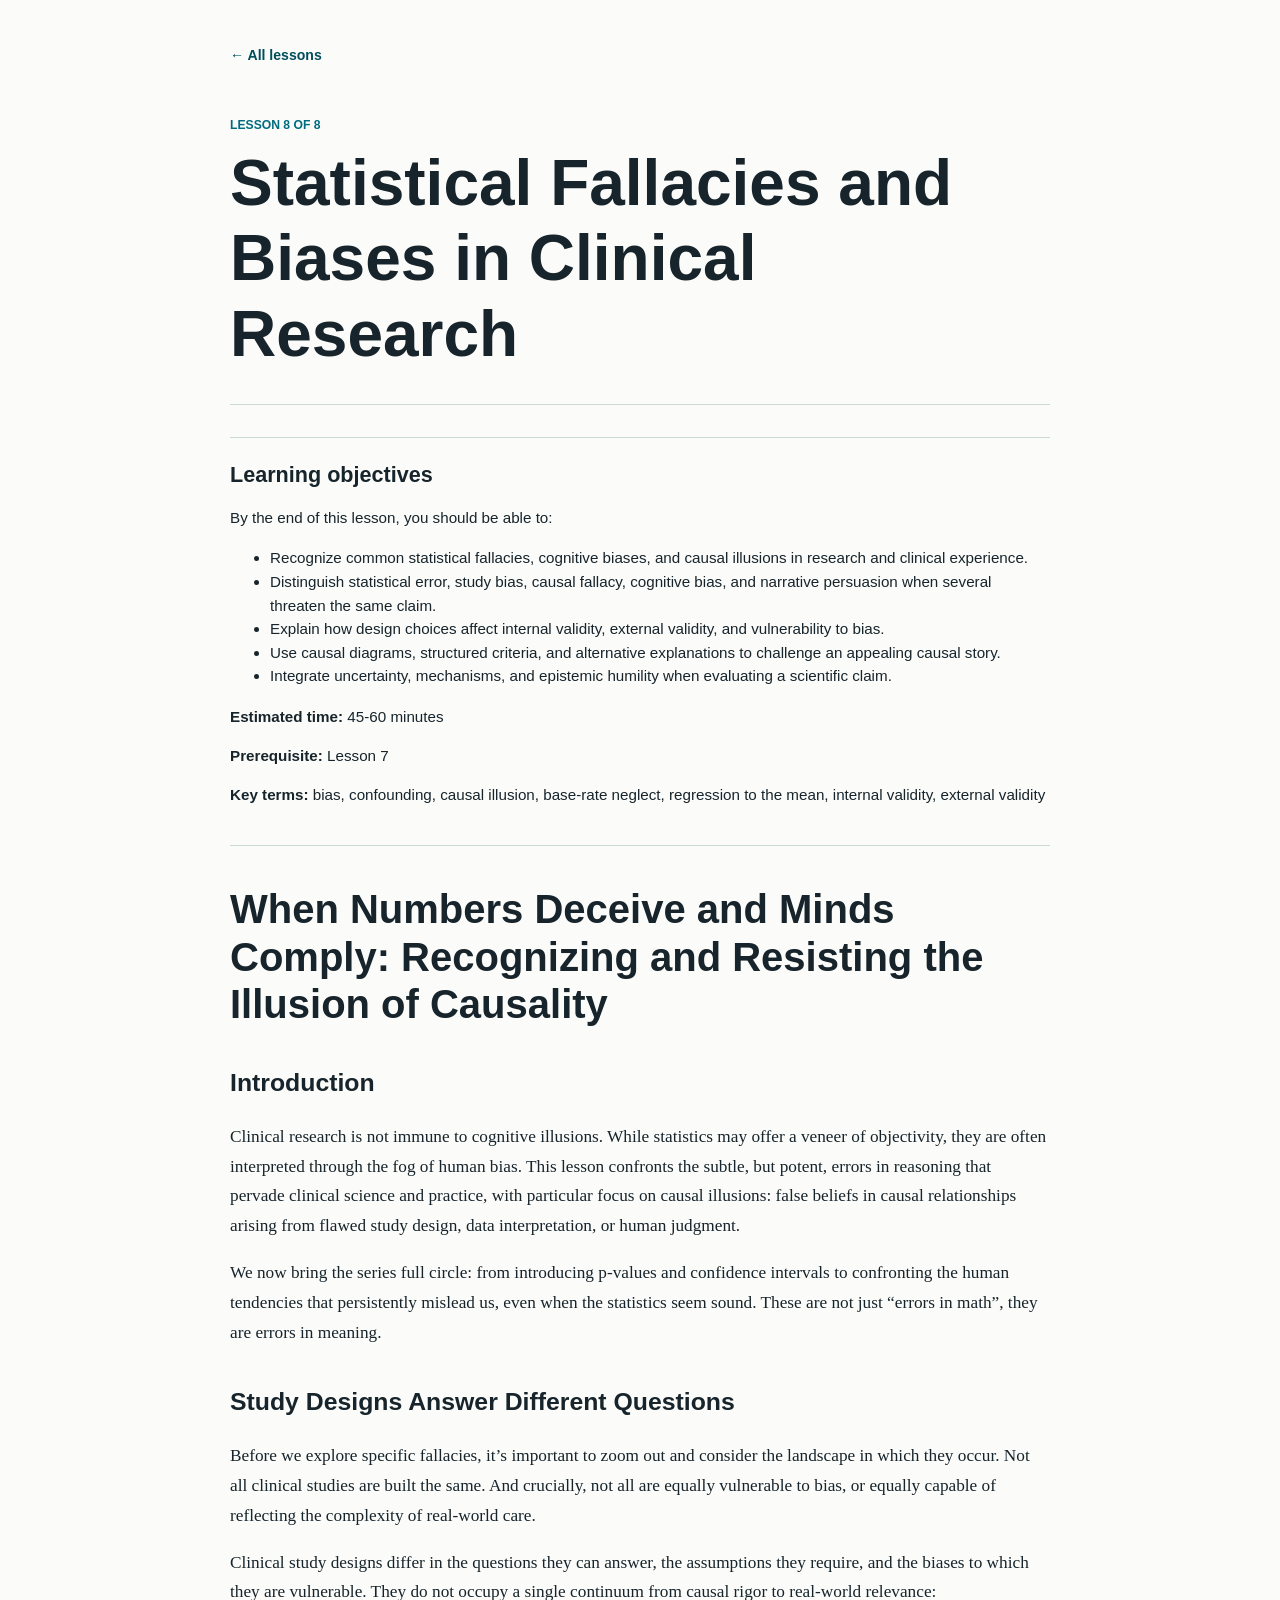
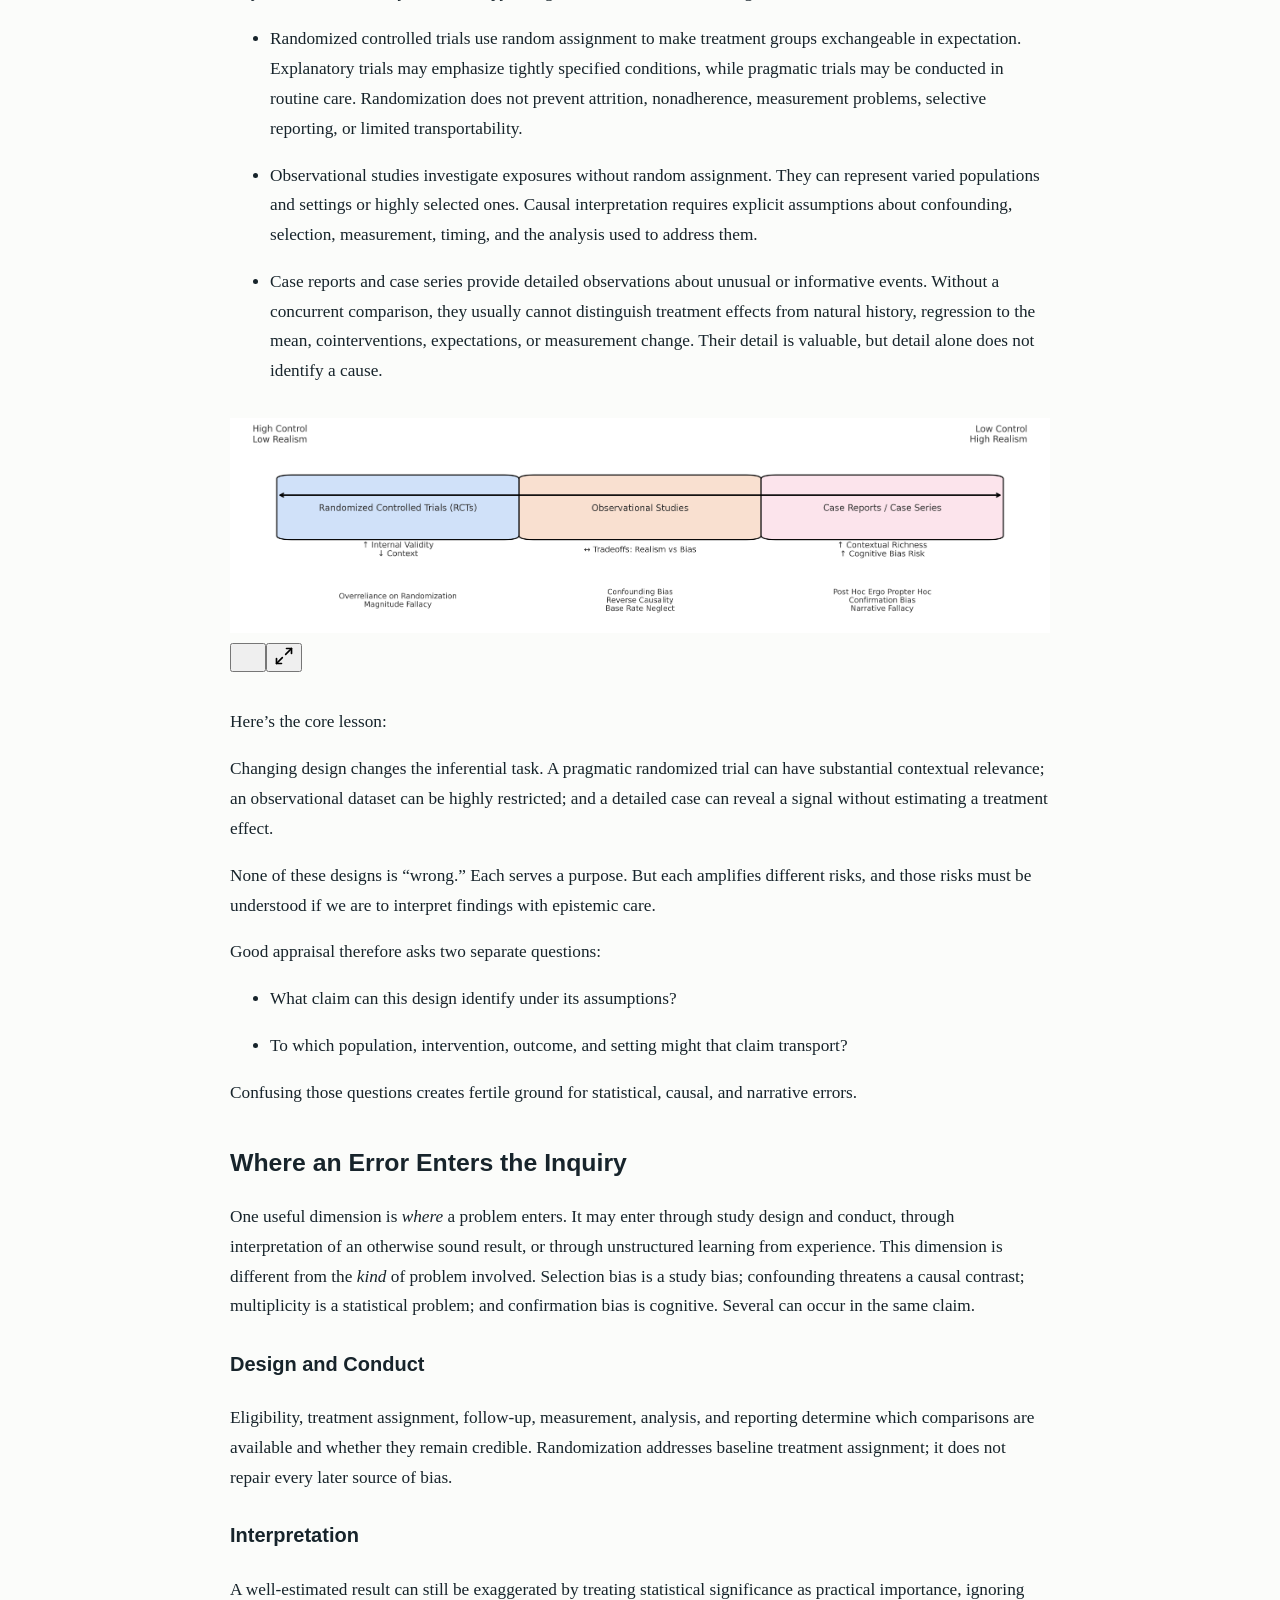
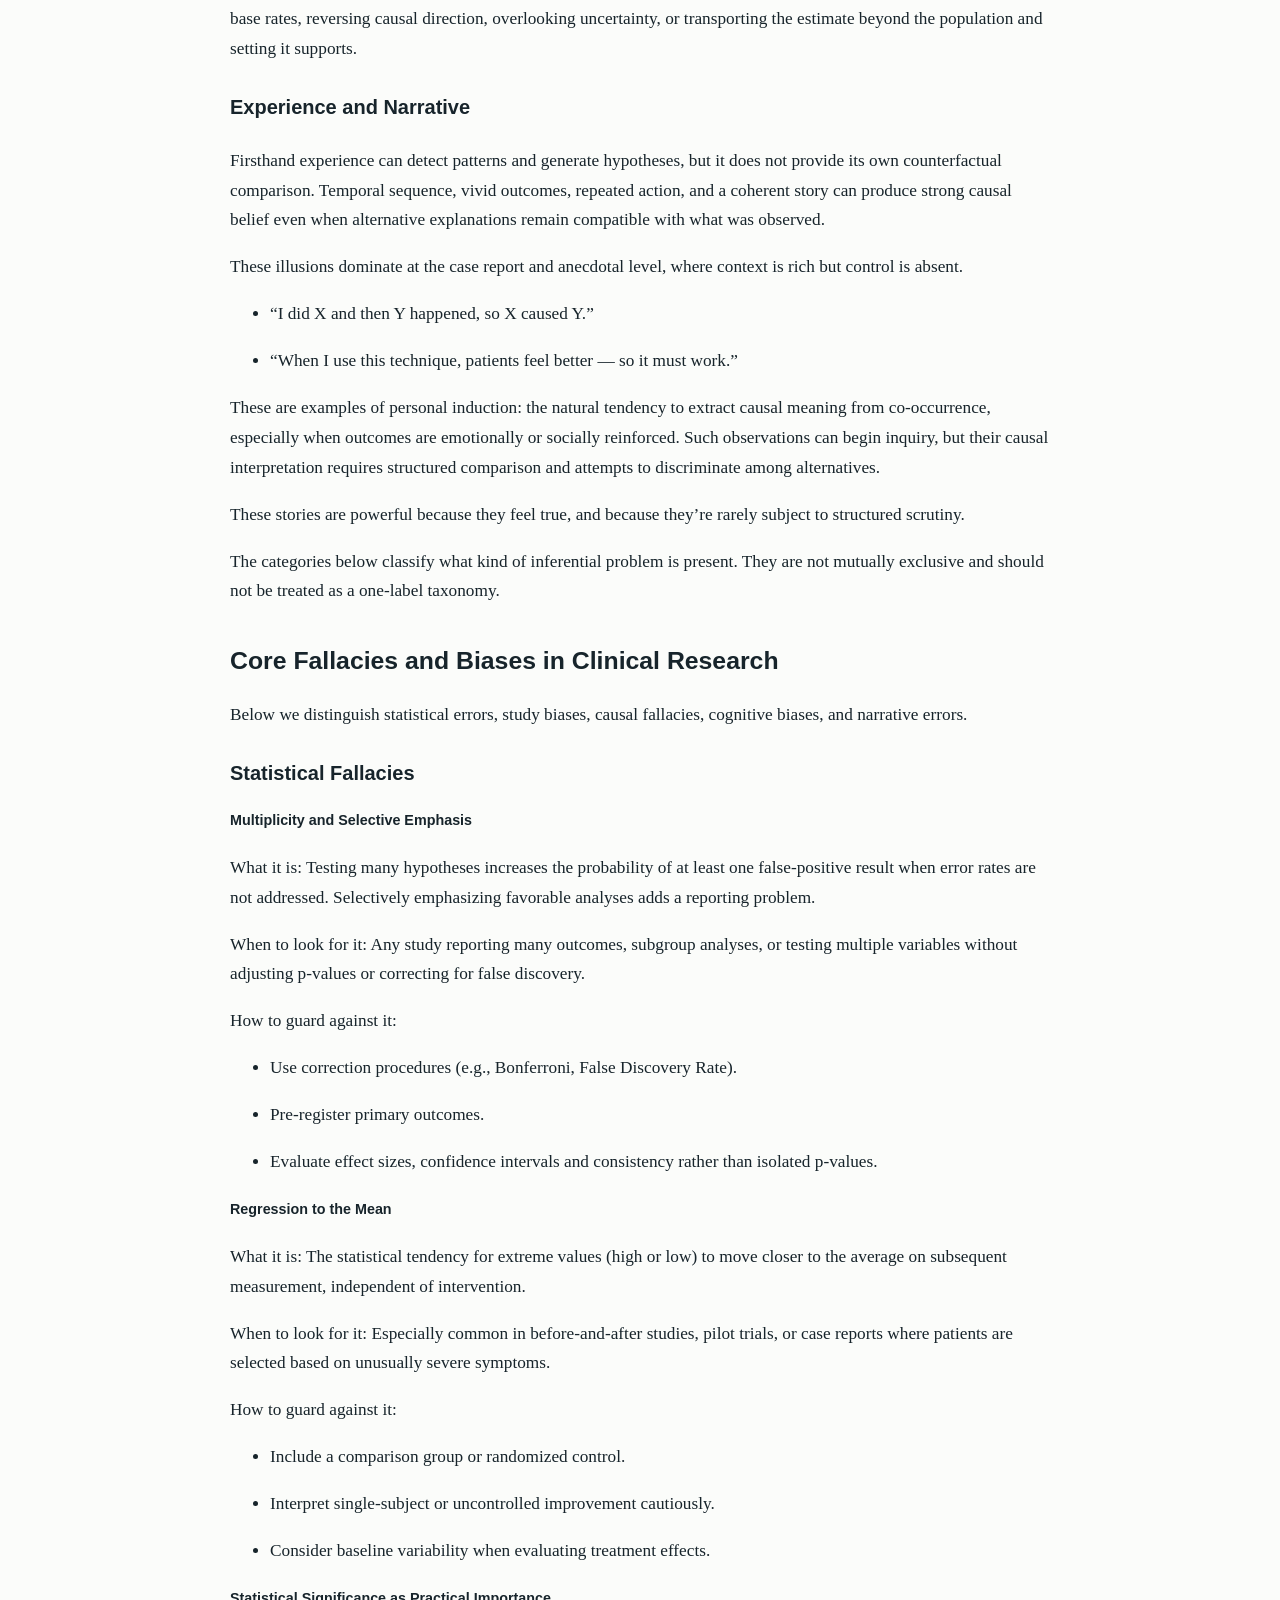
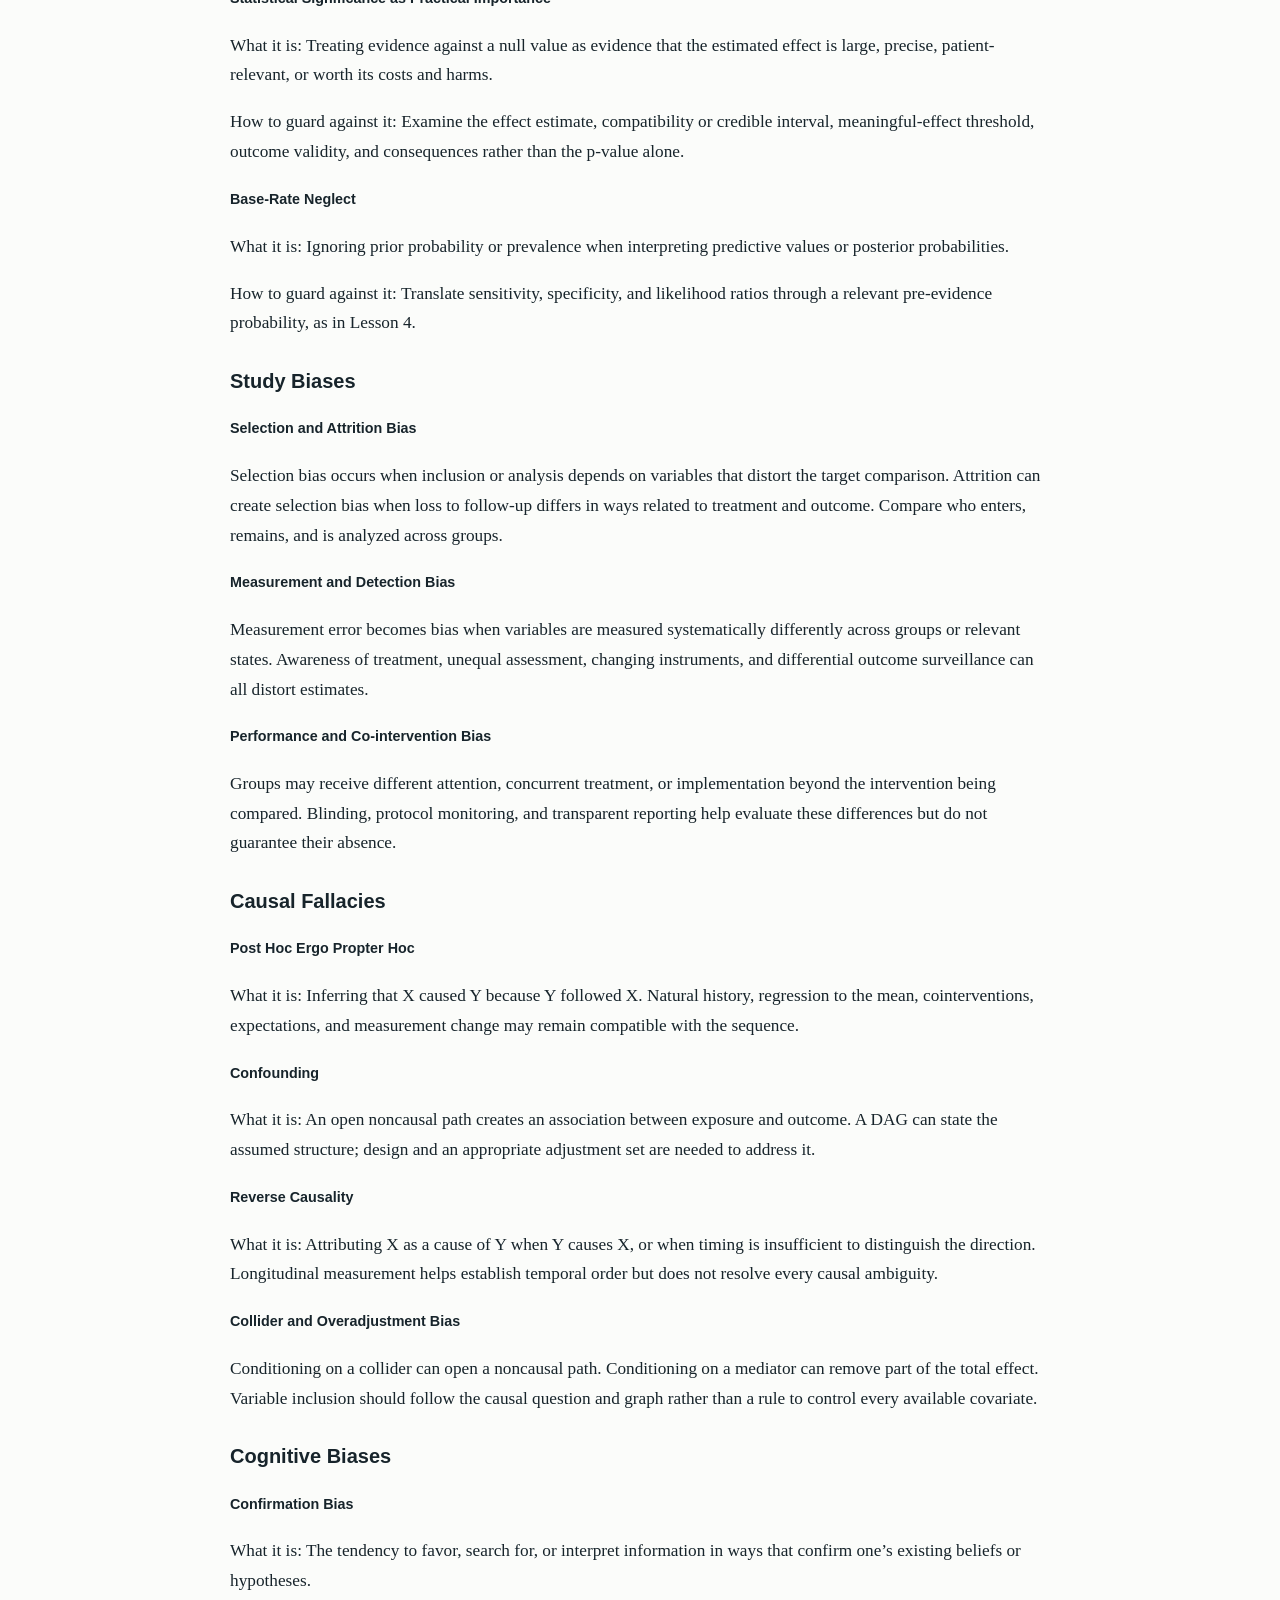
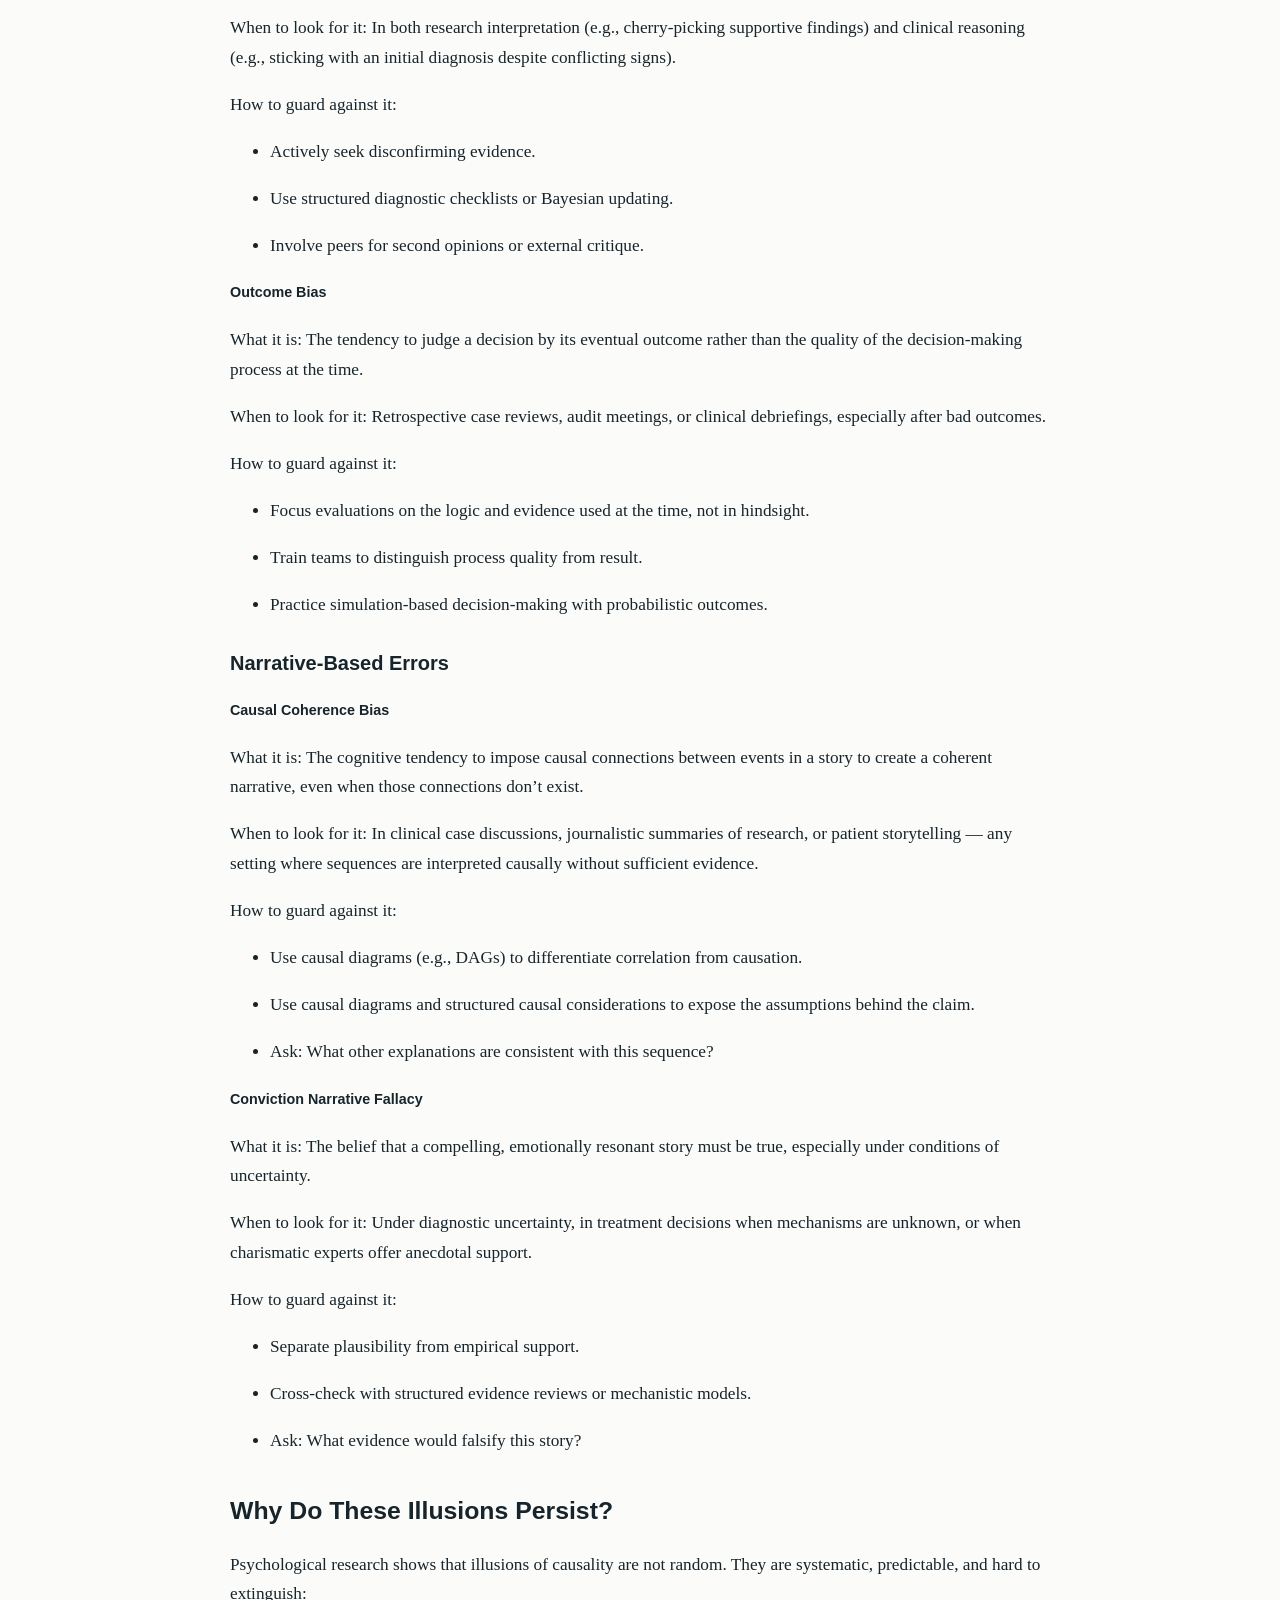
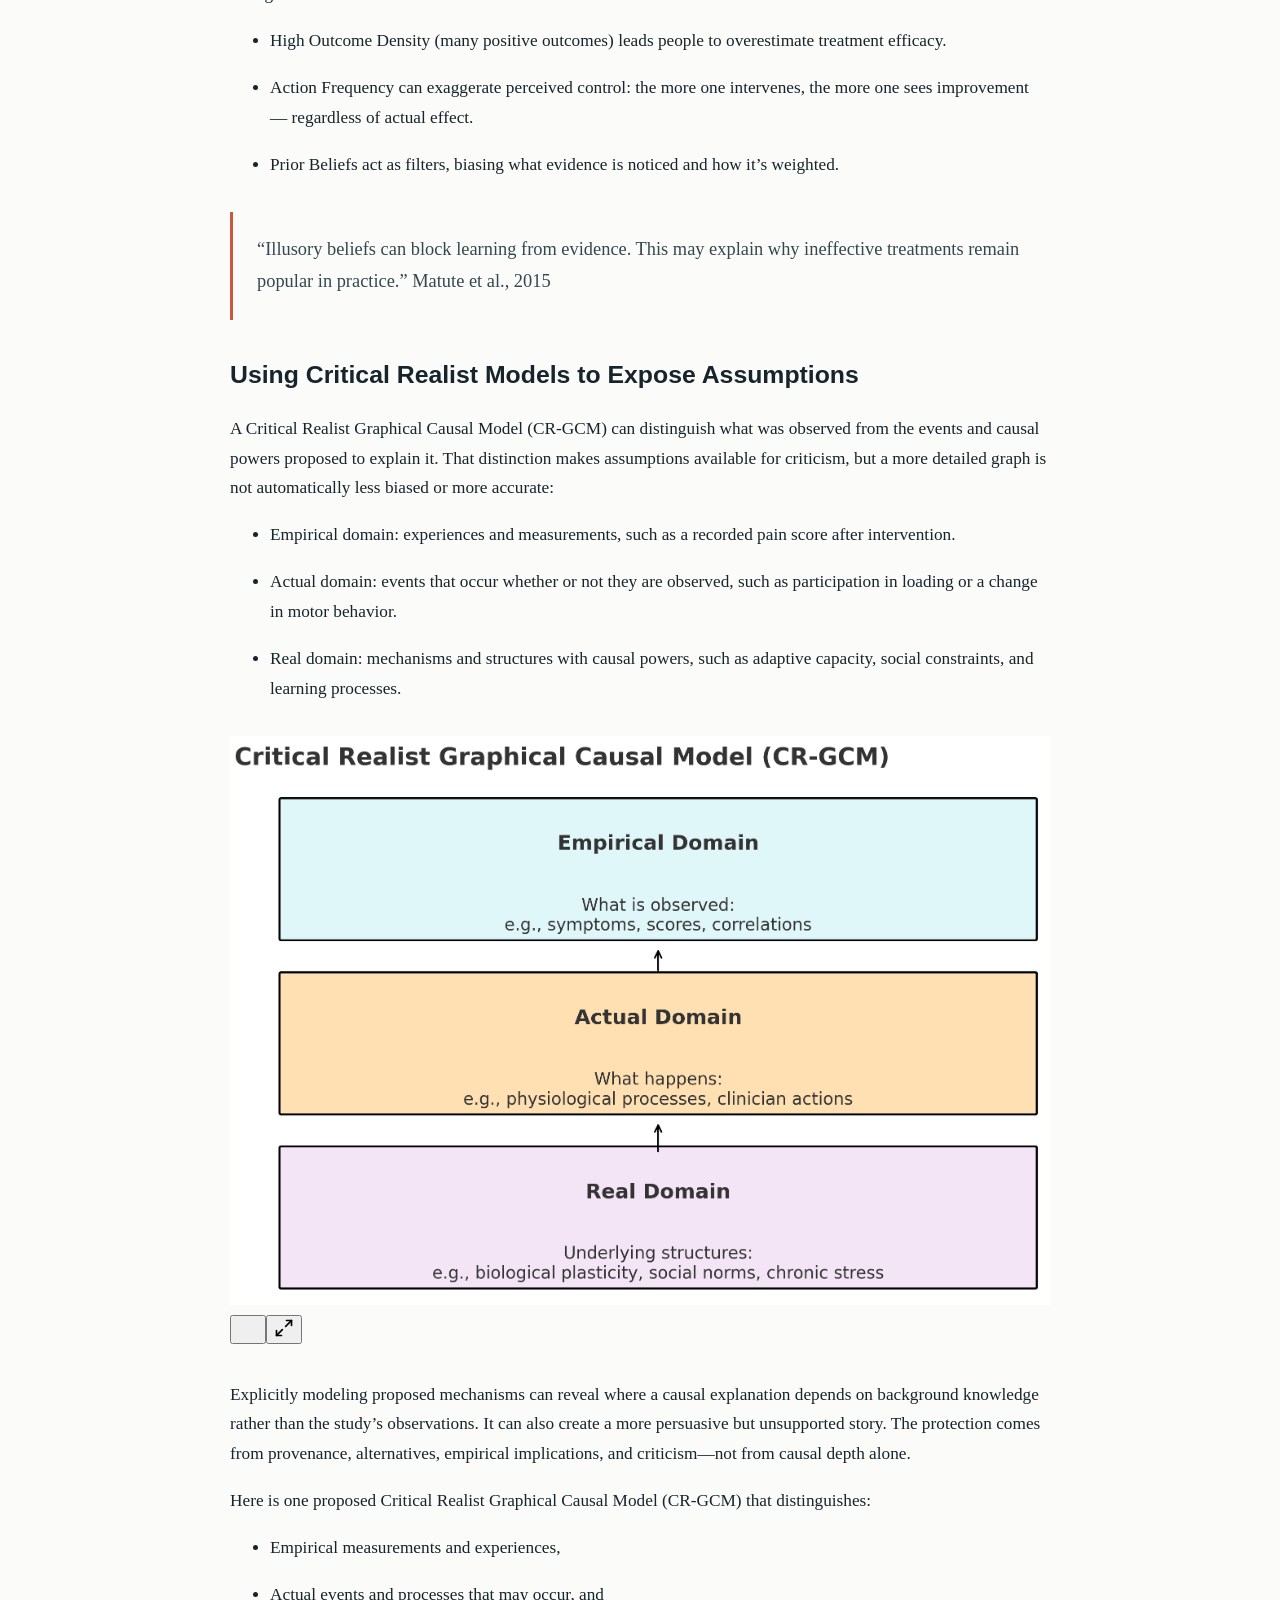
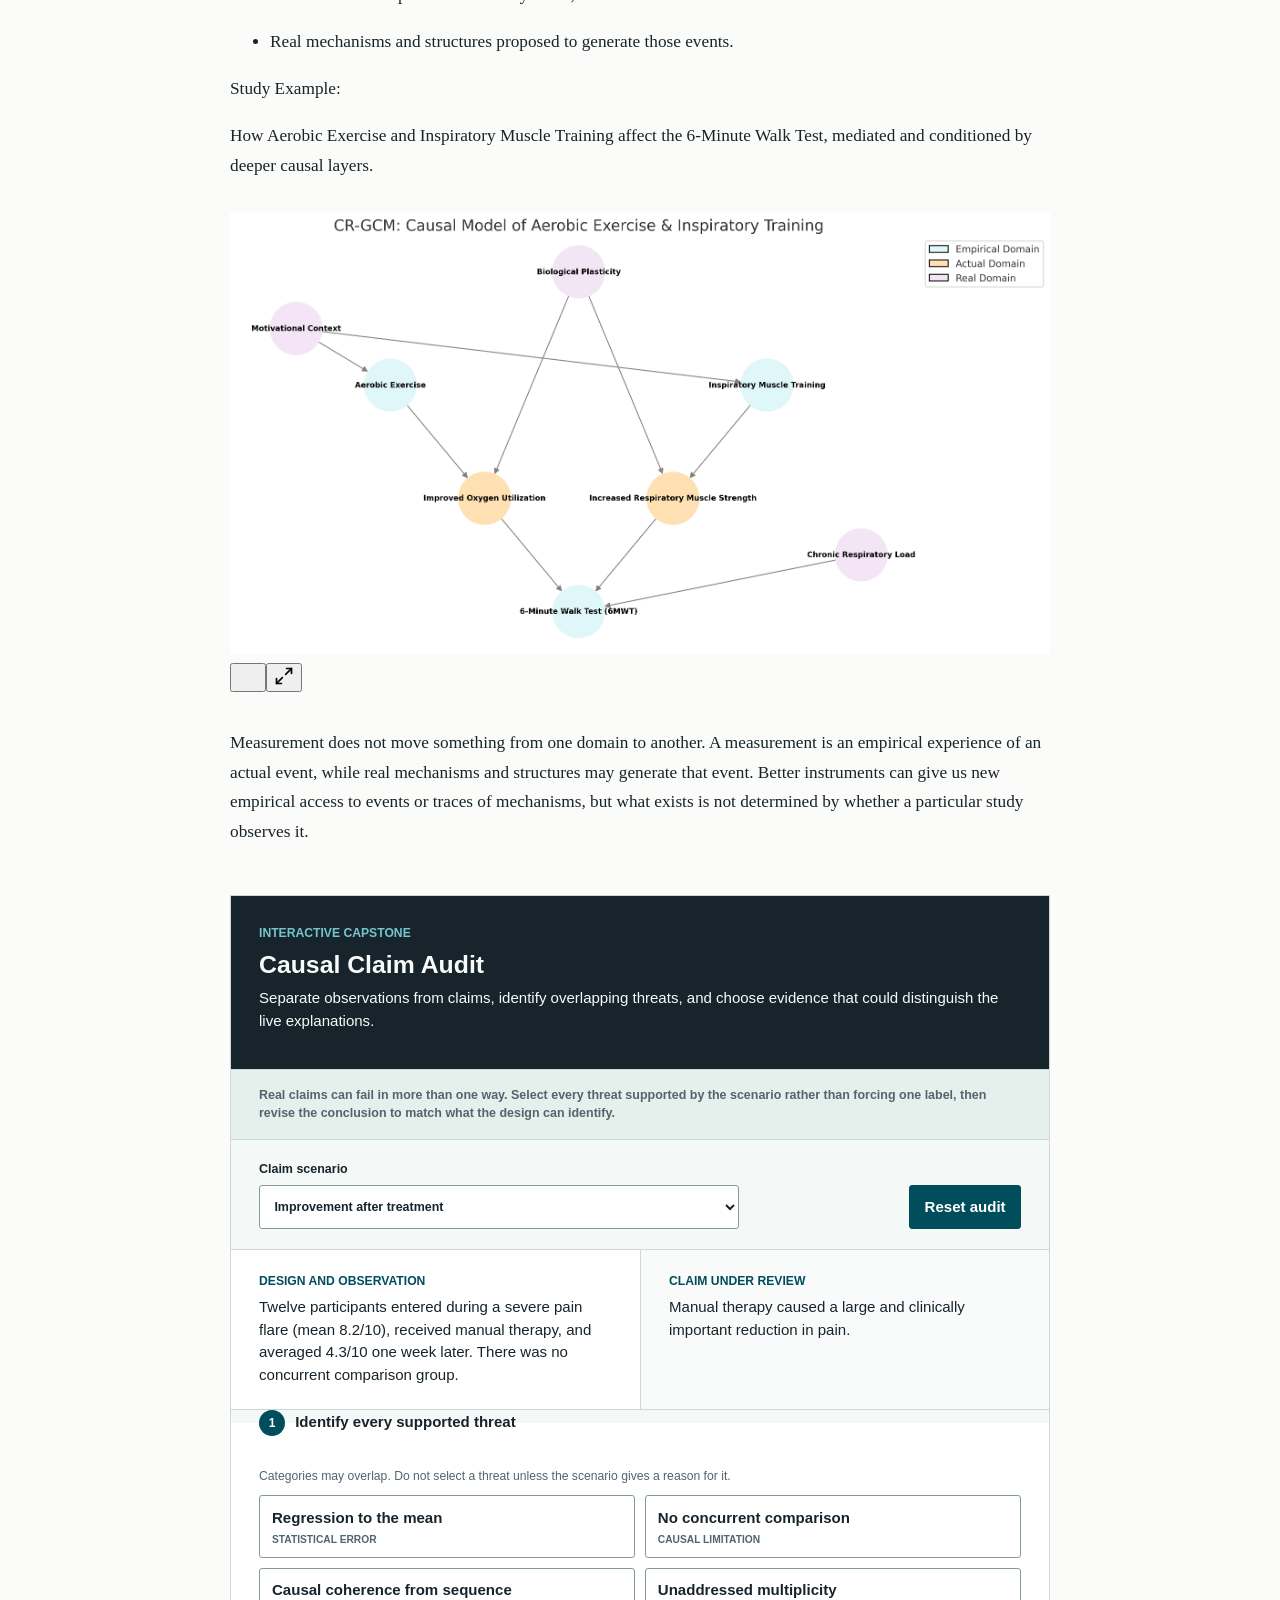
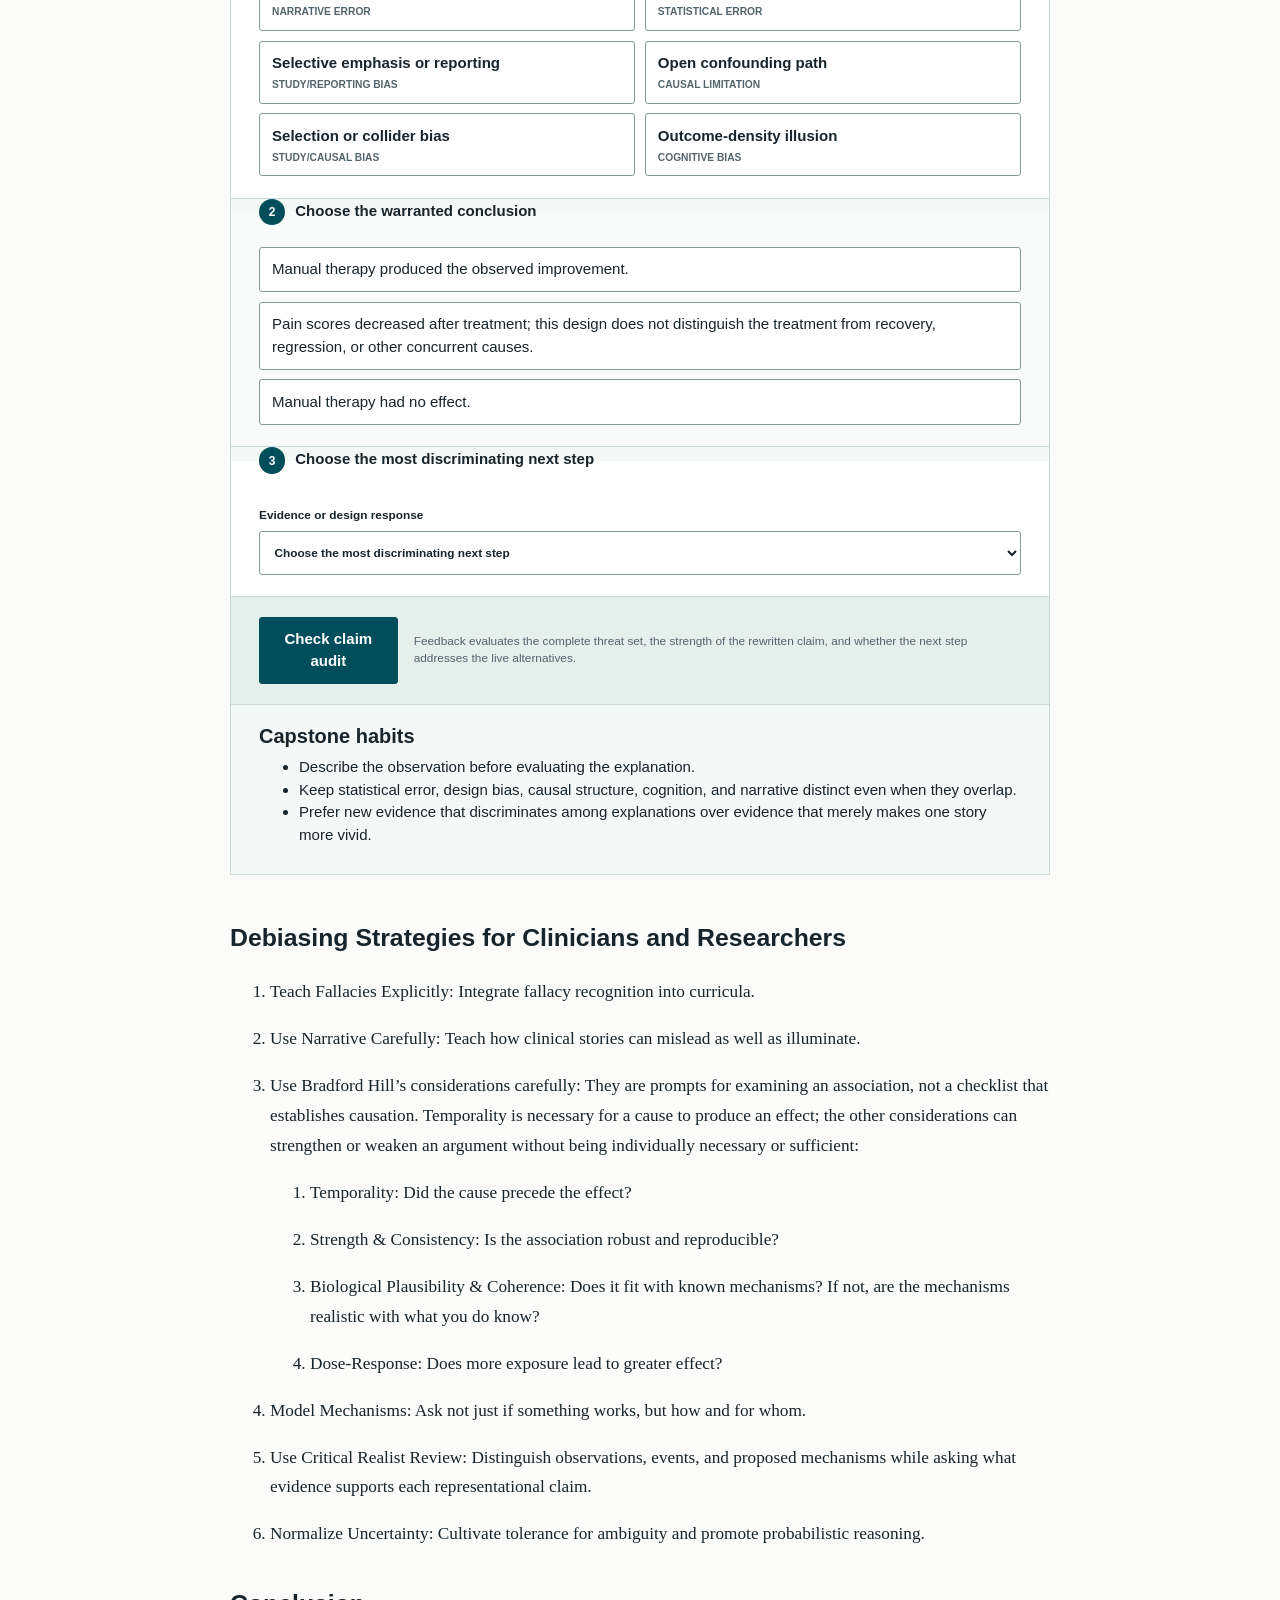
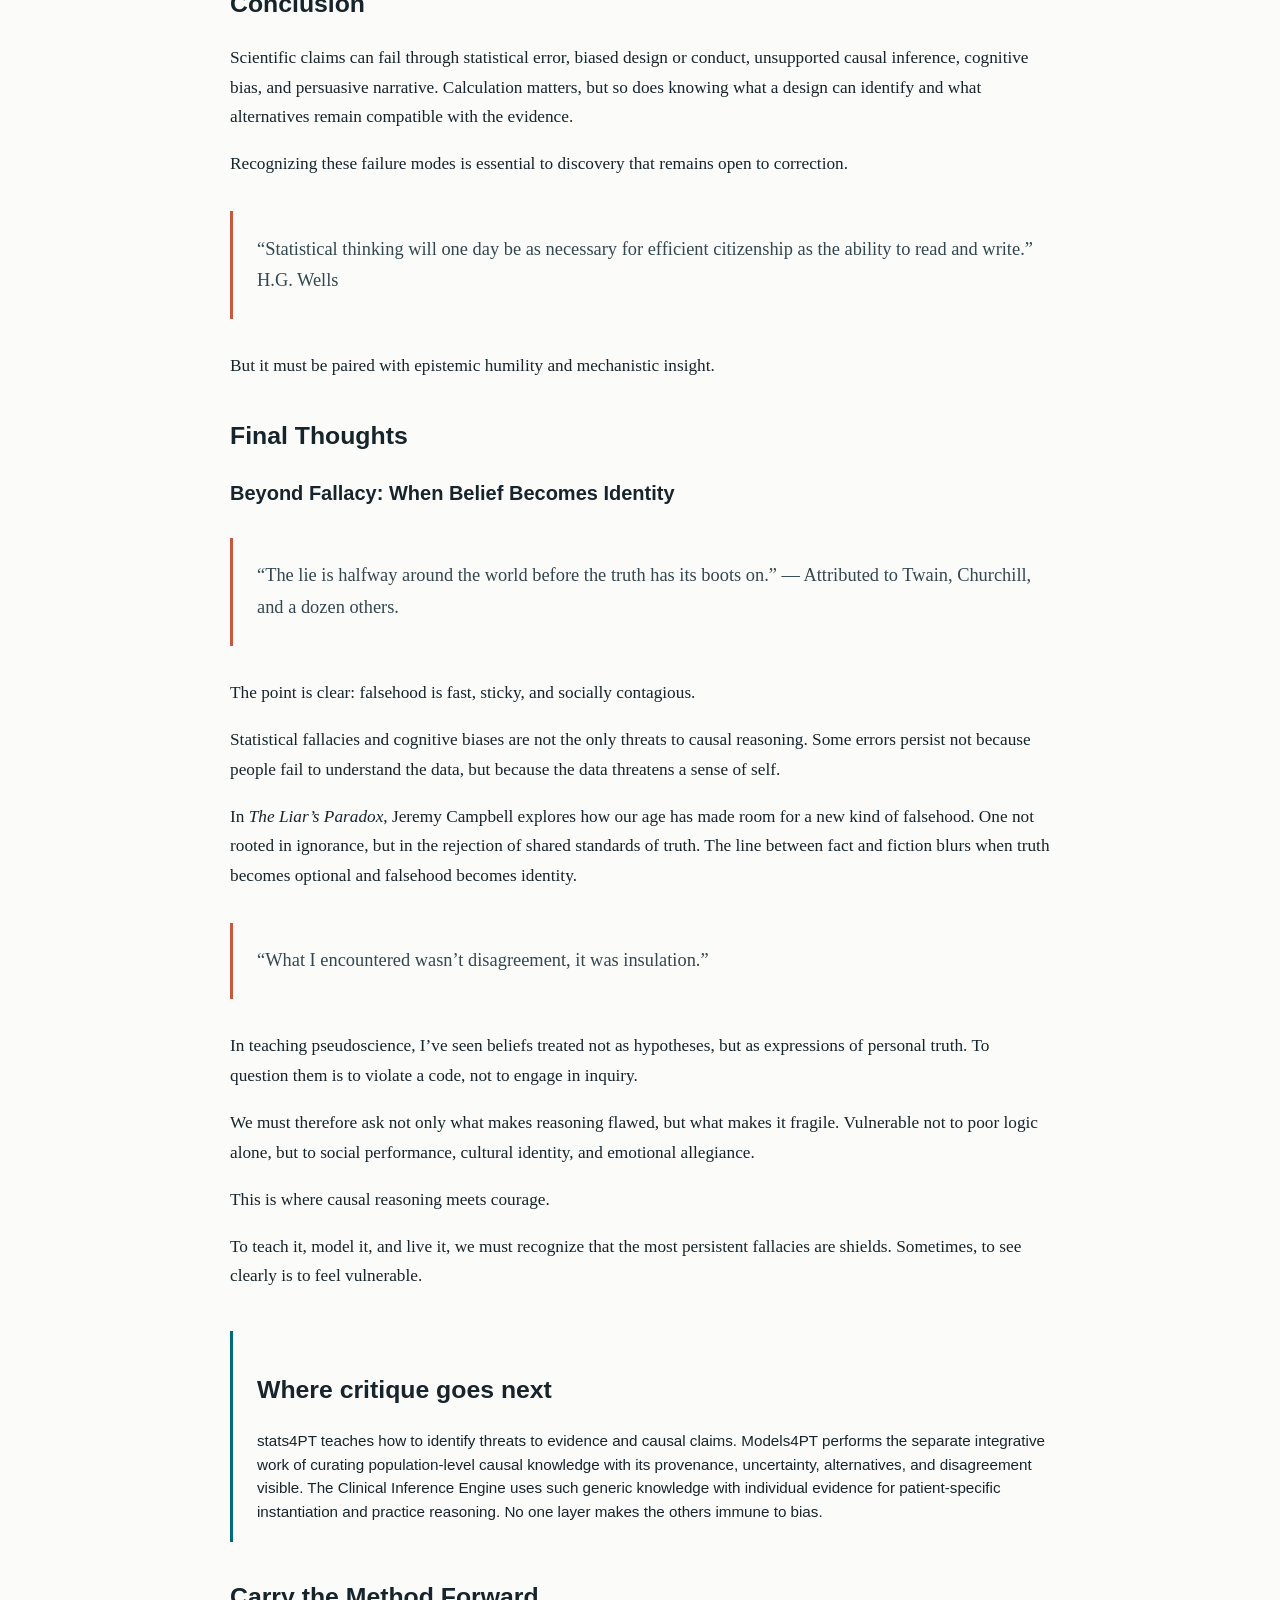
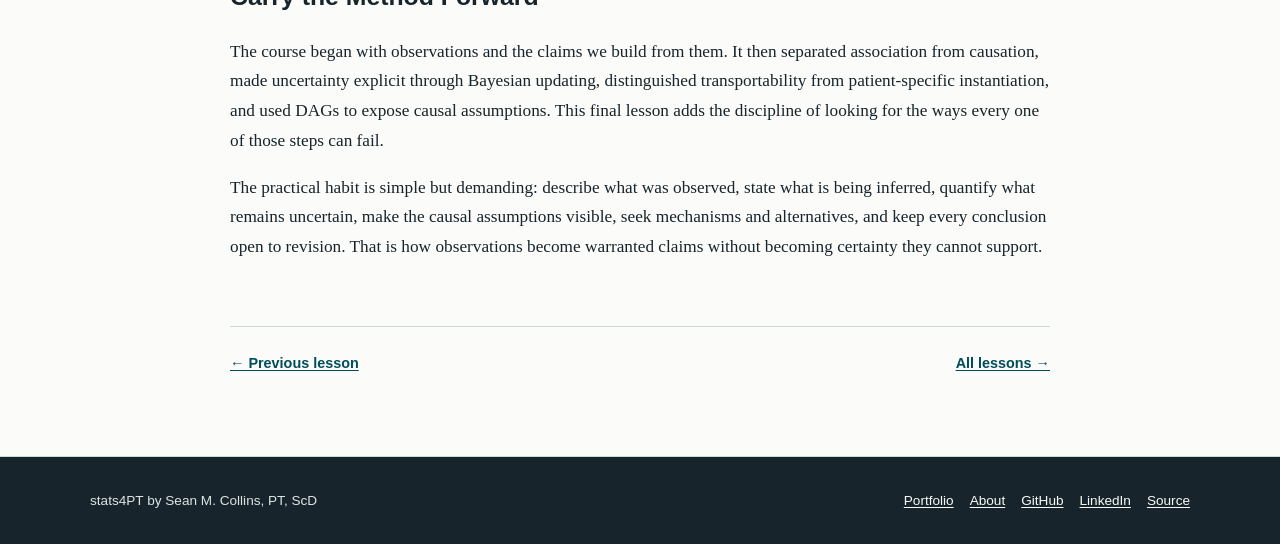
<file: lessons/lesson-8-statistical-fallacies-and-biases.html>
<!doctype html>
<html lang="en">
  <head>
    <meta charset="utf-8" />
    <meta name="viewport" content="width=device-width, initial-scale=1" />
    <title>
      Statistical Fallacies and Biases in Clinical Research | stats4PT
    </title>
    <meta
      name="description"
      content="Recognize statistical fallacies, cognitive biases, and causal illusions in clinical research and experience."
    />
    <link
      rel="canonical"
      href="https://stats4pt.org/lessons/lesson-8-statistical-fallacies-and-biases.html"
    />
    <meta property="og:type" content="article" />
    <meta property="og:site_name" content="stats4PT" />
    <meta
      property="og:title"
      content="Statistical Fallacies and Biases in Clinical Research | stats4PT"
    />
    <meta
      property="og:description"
      content="Recognize statistical fallacies, cognitive biases, and causal illusions in clinical research and experience."
    />
    <meta
      property="og:url"
      content="https://stats4pt.org/lessons/lesson-8-statistical-fallacies-and-biases.html"
    />
    <meta
      property="og:image"
      content="https://stats4pt.org/img/Stats4PT_long.png"
    />
    <meta property="og:image:type" content="image/png" />
    <meta property="og:image:width" content="3169" />
    <meta property="og:image:height" content="734" />
    <meta
      property="og:image:alt"
      content="stats4PT logo with overlapping statistical distributions"
    />
    <link rel="stylesheet" href="../assets/styles.css" />
  </head>
  <body>
    <header class="container lesson-header">
      <a class="back-link" href="../index.html">&larr; All lessons</a>
      <p class="eyebrow">Lesson 8 of 8</p>
      <h1>Statistical Fallacies and Biases in Clinical Research</h1>
    </header>
    <main class="container lesson-layout">
      <article class="lesson-content">
        <section class="lesson-overview">
          <h2>Learning objectives</h2>
          <p>By the end of this lesson, you should be able to:</p>
          <ul>
            <li>
              Recognize common statistical fallacies, cognitive biases, and
              causal illusions in research and clinical experience.
            </li>
            <li>
              Distinguish statistical error, study bias, causal fallacy,
              cognitive bias, and narrative persuasion when several threaten the
              same claim.
            </li>
            <li>
              Explain how design choices affect internal validity, external
              validity, and vulnerability to bias.
            </li>
            <li>
              Use causal diagrams, structured criteria, and alternative
              explanations to challenge an appealing causal story.
            </li>
            <li>
              Integrate uncertainty, mechanisms, and epistemic humility when
              evaluating a scientific claim.
            </li>
          </ul>
          <p><strong>Estimated time:</strong> 45-60 minutes</p>
          <p><strong>Prerequisite:</strong> Lesson 7</p>
          <p>
            <strong>Key terms:</strong> bias, confounding, causal illusion,
            base-rate neglect, regression to the mean, internal validity,
            external validity
          </p>
        </section>
        <h2>
          When Numbers Deceive and Minds Comply: Recognizing and Resisting the
          Illusion of Causality
        </h2>
        <h3>Introduction</h3>
        <p>
          Clinical research is not immune to cognitive illusions. While
          statistics may offer a veneer of objectivity, they are often
          interpreted through the fog of human bias. This lesson confronts the
          subtle, but potent, errors in reasoning that pervade clinical science
          and practice, with particular focus on causal illusions: false beliefs
          in causal relationships arising from flawed study design, data
          interpretation, or human judgment.
        </p>
        <p>
          We now bring the series full circle: from introducing p-values and
          confidence intervals to confronting the human tendencies that
          persistently mislead us, even when the statistics seem sound. These
          are not just “errors in math”, they are errors in meaning.
        </p>
        <h3>Study Designs Answer Different Questions</h3>
        <p>
          Before we explore specific fallacies, it’s important to zoom out and
          consider the landscape in which they occur. Not all clinical studies
          are built the same. And crucially, not all are equally vulnerable to
          bias, or equally capable of reflecting the complexity of real-world
          care.
        </p>
        <p>
          Clinical study designs differ in the questions they can answer, the
          assumptions they require, and the biases to which they are vulnerable.
          They do not occupy a single continuum from causal rigor to real-world
          relevance:
        </p>
        <ul>
          <li>
            <p>
              Randomized controlled trials use random assignment to make
              treatment groups exchangeable in expectation. Explanatory trials
              may emphasize tightly specified conditions, while pragmatic trials
              may be conducted in routine care. Randomization does not prevent
              attrition, nonadherence, measurement problems, selective
              reporting, or limited transportability.
            </p>
          </li>
          <li>
            <p>
              Observational studies investigate exposures without random
              assignment. They can represent varied populations and settings or
              highly selected ones. Causal interpretation requires explicit
              assumptions about confounding, selection, measurement, timing, and
              the analysis used to address them.
            </p>
          </li>
          <li>
            <p>
              Case reports and case series provide detailed observations about
              unusual or informative events. Without a concurrent comparison,
              they usually cannot distinguish treatment effects from natural
              history, regression to the mean, cointerventions, expectations, or
              measurement change. Their detail is valuable, but detail alone
              does not identify a cause.
            </p>
          </li>
        </ul>
        <div class="captioned-image-container">
          <figure>
            <a
              class="image-link image2 is-viewable-img"
              target="_blank"
              href="../img/lessons/lesson-8-image-01.png"
              data-component-name="Image2ToDOM"
              ><div class="image2-inset">
                <picture
                  ><source
                    type="image/webp"
                    srcset="
                      ../img/lessons/lesson-8-image-01.png  424w,
                      ../img/lessons/lesson-8-image-01.png  848w,
                      ../img/lessons/lesson-8-image-01.png 1272w,
                      ../img/lessons/lesson-8-image-01.png 1456w
                    "
                    sizes="100vw" />
                  <img
                    src="../img/lessons/lesson-8-image-01.png"
                    width="1456"
                    height="382"
                    data-attrs='{"src":"../img/lessons/lesson-8-image-01.png","srcNoWatermark":null,"fullscreen":null,"imageSize":null,"height":382,"width":1456,"resizeWidth":null,"bytes":182439,"alt":null,"title":null,"type":"image/png","href":null,"belowTheFold":false,"topImage":true,"internalRedirect":null,"isProcessing":false,"align":null,"offset":false}'
                    class="sizing-normal"
                    alt=""
                    srcset="
                      ../img/lessons/lesson-8-image-01.png  424w,
                      ../img/lessons/lesson-8-image-01.png  848w,
                      ../img/lessons/lesson-8-image-01.png 1272w,
                      ../img/lessons/lesson-8-image-01.png 1456w
                    "
                    sizes="100vw"
                    fetchpriority="high"
                /></picture>
                <div class="image-link-expand">
                  <div class="pencraft pc-display-flex pc-gap-8 pc-reset">
                    <button
                      tabindex="0"
                      type="button"
                      class="pencraft pc-reset pencraft icon-container restack-image"
                    >
                      <svg
                        aria-hidden="true"
                        width="20"
                        height="20"
                        viewBox="0 0 20 20"
                        fill="none"
                        stroke-width="1.5"
                        stroke="var(--color-fg-primary)"
                        stroke-linecap="round"
                        stroke-linejoin="round"
                        xmlns="http://www.w3.org/2000/svg"
                      >
                        <g>
                          <path
                            d="M2.53001 7.81595C3.49179 4.73911 6.43281 2.5 9.91173 2.5C13.1684 2.5 15.9537 4.46214 17.0852 7.23684L17.6179 8.67647M17.6179 8.67647L18.5002 4.26471M17.6179 8.67647L13.6473 6.91176M17.4995 12.1841C16.5378 15.2609 13.5967 17.5 10.1178 17.5C6.86118 17.5 4.07589 15.5379 2.94432 12.7632L2.41165 11.3235M2.41165 11.3235L1.5293 15.7353M2.41165 11.3235L6.38224 13.0882"
                          ></path>
                        </g>
                      </svg></button
                    ><button
                      tabindex="0"
                      type="button"
                      class="pencraft pc-reset pencraft icon-container view-image"
                    >
                      <svg
                        xmlns="http://www.w3.org/2000/svg"
                        width="20"
                        height="20"
                        viewBox="0 0 24 24"
                        fill="none"
                        stroke="currentColor"
                        stroke-width="2"
                        stroke-linecap="round"
                        stroke-linejoin="round"
                        class="lucide lucide-maximize2 lucide-maximize-2"
                      >
                        <polyline points="15 3 21 3 21 9"></polyline>
                        <polyline points="9 21 3 21 3 15"></polyline>
                        <line x1="21" x2="14" y1="3" y2="10"></line>
                        <line x1="3" x2="10" y1="21" y2="14"></line>
                      </svg>
                    </button>
                  </div>
                </div></div
            ></a>
          </figure>
        </div>
        <p>Here’s the core lesson:</p>
        <p>
          Changing design changes the inferential task. A pragmatic randomized
          trial can have substantial contextual relevance; an observational
          dataset can be highly restricted; and a detailed case can reveal a
          signal without estimating a treatment effect.
        </p>
        <p>
          None of these designs is “wrong.” Each serves a purpose. But each
          amplifies different risks, and those risks must be understood if we
          are to interpret findings with epistemic care.
        </p>
        <p>Good appraisal therefore asks two separate questions:</p>
        <ul>
          <li>
            <p>What claim can this design identify under its assumptions?</p>
          </li>
          <li>
            <p>
              To which population, intervention, outcome, and setting might that
              claim transport?
            </p>
          </li>
        </ul>
        <p>
          Confusing those questions creates fertile ground for statistical,
          causal, and narrative errors.
        </p>
        <h3>Where an Error Enters the Inquiry</h3>
        <p>
          One useful dimension is <em>where</em> a problem enters. It may enter
          through study design and conduct, through interpretation of an
          otherwise sound result, or through unstructured learning from
          experience. This dimension is different from the <em>kind</em> of
          problem involved. Selection bias is a study bias; confounding
          threatens a causal contrast; multiplicity is a statistical problem;
          and confirmation bias is cognitive. Several can occur in the same
          claim.
        </p>
        <h4>Design and Conduct</h4>
        <p>
          Eligibility, treatment assignment, follow-up, measurement, analysis,
          and reporting determine which comparisons are available and whether
          they remain credible. Randomization addresses baseline treatment
          assignment; it does not repair every later source of bias.
        </p>
        <h4>Interpretation</h4>
        <p>
          A well-estimated result can still be exaggerated by treating
          statistical significance as practical importance, ignoring base rates,
          reversing causal direction, overlooking uncertainty, or transporting
          the estimate beyond the population and setting it supports.
        </p>
        <h4>Experience and Narrative</h4>
        <p>
          Firsthand experience can detect patterns and generate hypotheses, but
          it does not provide its own counterfactual comparison. Temporal
          sequence, vivid outcomes, repeated action, and a coherent story can
          produce strong causal belief even when alternative explanations remain
          compatible with what was observed.
        </p>
        <p>
          These illusions dominate at the case report and anecdotal level, where
          context is rich but control is absent.
        </p>
        <ul>
          <li><p>“I did X and then Y happened, so X caused Y.”</p></li>
          <li>
            <p>
              “When I use this technique, patients feel better — so it must
              work.”
            </p>
          </li>
        </ul>
        <p>
          These are examples of personal induction: the natural tendency to
          extract causal meaning from co-occurrence, especially when outcomes
          are emotionally or socially reinforced. Such observations can begin
          inquiry, but their causal interpretation requires structured
          comparison and attempts to discriminate among alternatives.
        </p>
        <p>
          These stories are powerful because they feel true, and because they’re
          rarely subject to structured scrutiny.
        </p>
        <p>
          The categories below classify what kind of inferential problem is
          present. They are not mutually exclusive and should not be treated as
          a one-label taxonomy.
        </p>
        <h3>Core Fallacies and Biases in Clinical Research</h3>
        <p>
          Below we distinguish statistical errors, study biases, causal
          fallacies, cognitive biases, and narrative errors.
        </p>
        <h4>Statistical Fallacies</h4>
        <h5>Multiplicity and Selective Emphasis</h5>
        <p>
          What it is: Testing many hypotheses increases the probability of at
          least one false-positive result when error rates are not addressed.
          Selectively emphasizing favorable analyses adds a reporting problem.
        </p>
        <p>
          When to look for it: Any study reporting many outcomes, subgroup
          analyses, or testing multiple variables without adjusting p-values or
          correcting for false discovery.
        </p>
        <p>How to guard against it:</p>
        <ul>
          <li>
            <p>
              Use correction procedures (e.g., Bonferroni, False Discovery
              Rate).
            </p>
          </li>
          <li><p>Pre-register primary outcomes.</p></li>
          <li>
            <p>
              Evaluate effect sizes, confidence intervals and consistency rather
              than isolated p-values.
            </p>
          </li>
        </ul>
        <h5>Regression to the Mean</h5>
        <p>
          What it is: The statistical tendency for extreme values (high or low)
          to move closer to the average on subsequent measurement, independent
          of intervention.
        </p>
        <p>
          When to look for it: Especially common in before-and-after studies,
          pilot trials, or case reports where patients are selected based on
          unusually severe symptoms.
        </p>
        <p>How to guard against it:</p>
        <ul>
          <li><p>Include a comparison group or randomized control.</p></li>
          <li>
            <p>
              Interpret single-subject or uncontrolled improvement cautiously.
            </p>
          </li>
          <li>
            <p>
              Consider baseline variability when evaluating treatment effects.
            </p>
          </li>
        </ul>
        <h5>Statistical Significance as Practical Importance</h5>
        <p>
          What it is: Treating evidence against a null value as evidence that
          the estimated effect is large, precise, patient-relevant, or worth its
          costs and harms.
        </p>
        <p>
          How to guard against it: Examine the effect estimate, compatibility or
          credible interval, meaningful-effect threshold, outcome validity, and
          consequences rather than the p-value alone.
        </p>
        <h5>Base-Rate Neglect</h5>
        <p>
          What it is: Ignoring prior probability or prevalence when interpreting
          predictive values or posterior probabilities.
        </p>
        <p>
          How to guard against it: Translate sensitivity, specificity, and
          likelihood ratios through a relevant pre-evidence probability, as in
          Lesson 4.
        </p>
        <h4>Study Biases</h4>
        <h5>Selection and Attrition Bias</h5>
        <p>
          Selection bias occurs when inclusion or analysis depends on variables
          that distort the target comparison. Attrition can create selection
          bias when loss to follow-up differs in ways related to treatment and
          outcome. Compare who enters, remains, and is analyzed across groups.
        </p>
        <h5>Measurement and Detection Bias</h5>
        <p>
          Measurement error becomes bias when variables are measured
          systematically differently across groups or relevant states. Awareness
          of treatment, unequal assessment, changing instruments, and
          differential outcome surveillance can all distort estimates.
        </p>
        <h5>Performance and Co-intervention Bias</h5>
        <p>
          Groups may receive different attention, concurrent treatment, or
          implementation beyond the intervention being compared. Blinding,
          protocol monitoring, and transparent reporting help evaluate these
          differences but do not guarantee their absence.
        </p>
        <h4>Causal Fallacies</h4>
        <h5>Post Hoc Ergo Propter Hoc</h5>
        <p>
          What it is: Inferring that X caused Y because Y followed X. Natural
          history, regression to the mean, cointerventions, expectations, and
          measurement change may remain compatible with the sequence.
        </p>
        <h5>Confounding</h5>
        <p>
          What it is: An open noncausal path creates an association between
          exposure and outcome. A DAG can state the assumed structure; design
          and an appropriate adjustment set are needed to address it.
        </p>
        <h5>Reverse Causality</h5>
        <p>
          What it is: Attributing X as a cause of Y when Y causes X, or when
          timing is insufficient to distinguish the direction. Longitudinal
          measurement helps establish temporal order but does not resolve every
          causal ambiguity.
        </p>
        <h5>Collider and Overadjustment Bias</h5>
        <p>
          Conditioning on a collider can open a noncausal path. Conditioning on
          a mediator can remove part of the total effect. Variable inclusion
          should follow the causal question and graph rather than a rule to
          control every available covariate.
        </p>
        <h4>Cognitive Biases</h4>
        <h5>Confirmation Bias</h5>
        <p>
          What it is: The tendency to favor, search for, or interpret
          information in ways that confirm one’s existing beliefs or hypotheses.
        </p>
        <p>
          When to look for it: In both research interpretation (e.g.,
          cherry-picking supportive findings) and clinical reasoning (e.g.,
          sticking with an initial diagnosis despite conflicting signs).
        </p>
        <p>How to guard against it:</p>
        <ul>
          <li><p>Actively seek disconfirming evidence.</p></li>
          <li>
            <p>Use structured diagnostic checklists or Bayesian updating.</p>
          </li>
          <li>
            <p>Involve peers for second opinions or external critique.</p>
          </li>
        </ul>
        <h5>Outcome Bias</h5>
        <p>
          What it is: The tendency to judge a decision by its eventual outcome
          rather than the quality of the decision-making process at the time.
        </p>
        <p>
          When to look for it: Retrospective case reviews, audit meetings, or
          clinical debriefings, especially after bad outcomes.
        </p>
        <p>How to guard against it:</p>
        <ul>
          <li>
            <p>
              Focus evaluations on the logic and evidence used at the time, not
              in hindsight.
            </p>
          </li>
          <li>
            <p>Train teams to distinguish process quality from result.</p>
          </li>
          <li>
            <p>
              Practice simulation-based decision-making with probabilistic
              outcomes.
            </p>
          </li>
        </ul>
        <h4>Narrative-Based Errors</h4>
        <h5>Causal Coherence Bias</h5>
        <p>
          What it is: The cognitive tendency to impose causal connections
          between events in a story to create a coherent narrative, even when
          those connections don’t exist.
        </p>
        <p>
          When to look for it: In clinical case discussions, journalistic
          summaries of research, or patient storytelling — any setting where
          sequences are interpreted causally without sufficient evidence.
        </p>
        <p>How to guard against it:</p>
        <ul>
          <li>
            <p>
              Use causal diagrams (e.g., DAGs) to differentiate correlation from
              causation.
            </p>
          </li>
          <li>
            <p>
              Use causal diagrams and structured causal considerations to expose
              the assumptions behind the claim.
            </p>
          </li>
          <li>
            <p>
              Ask: What other explanations are consistent with this sequence?
            </p>
          </li>
        </ul>
        <h5>Conviction Narrative Fallacy</h5>
        <p>
          What it is: The belief that a compelling, emotionally resonant story
          must be true, especially under conditions of uncertainty.
        </p>
        <p>
          When to look for it: Under diagnostic uncertainty, in treatment
          decisions when mechanisms are unknown, or when charismatic experts
          offer anecdotal support.
        </p>
        <p>How to guard against it:</p>
        <ul>
          <li><p>Separate plausibility from empirical support.</p></li>
          <li>
            <p>
              Cross-check with structured evidence reviews or mechanistic
              models.
            </p>
          </li>
          <li><p>Ask: What evidence would falsify this story?</p></li>
        </ul>
        <h3>Why Do These Illusions Persist?</h3>
        <p>
          Psychological research shows that illusions of causality are not
          random. They are systematic, predictable, and hard to extinguish:
        </p>
        <ul>
          <li>
            <p>
              High Outcome Density (many positive outcomes) leads people to
              overestimate treatment efficacy.
            </p>
          </li>
          <li>
            <p>
              Action Frequency can exaggerate perceived control: the more one
              intervenes, the more one sees improvement — regardless of actual
              effect.
            </p>
          </li>
          <li>
            <p>
              Prior Beliefs act as filters, biasing what evidence is noticed and
              how it’s weighted.
            </p>
          </li>
        </ul>
        <blockquote>
          <p>
            “Illusory beliefs can block learning from evidence. This may explain
            why ineffective treatments remain popular in practice.” Matute et
            al., 2015
          </p>
        </blockquote>
        <h3>Using Critical Realist Models to Expose Assumptions</h3>
        <p>
          A Critical Realist Graphical Causal Model (CR-GCM) can distinguish
          what was observed from the events and causal powers proposed to
          explain it. That distinction makes assumptions available for
          criticism, but a more detailed graph is not automatically less biased
          or more accurate:
        </p>
        <ul>
          <li>
            <p>
              Empirical domain: experiences and measurements, such as a recorded
              pain score after intervention.
            </p>
          </li>
          <li>
            <p>
              Actual domain: events that occur whether or not they are observed,
              such as participation in loading or a change in motor behavior.
            </p>
          </li>
          <li>
            <p>
              Real domain: mechanisms and structures with causal powers, such as
              adaptive capacity, social constraints, and learning processes.
            </p>
          </li>
        </ul>
        <div class="captioned-image-container">
          <figure>
            <a
              class="image-link image2 is-viewable-img"
              target="_blank"
              href="../img/lessons/lesson-8-image-02.png"
              data-component-name="Image2ToDOM"
              ><div class="image2-inset">
                <picture
                  ><source
                    type="image/webp"
                    srcset="
                      ../img/lessons/lesson-8-image-02.png  424w,
                      ../img/lessons/lesson-8-image-02.png  848w,
                      ../img/lessons/lesson-8-image-02.png 1272w,
                      ../img/lessons/lesson-8-image-02.png 1456w
                    "
                    sizes="100vw" />
                  <img
                    src="../img/lessons/lesson-8-image-02.png"
                    width="1456"
                    height="1011"
                    data-attrs='{"src":"../img/lessons/lesson-8-image-02.png","srcNoWatermark":null,"fullscreen":null,"imageSize":null,"height":1011,"width":1456,"resizeWidth":null,"bytes":181134,"alt":null,"title":null,"type":"image/png","href":null,"belowTheFold":true,"topImage":false,"internalRedirect":null,"isProcessing":false,"align":null,"offset":false}'
                    class="sizing-normal"
                    alt=""
                    srcset="
                      ../img/lessons/lesson-8-image-02.png  424w,
                      ../img/lessons/lesson-8-image-02.png  848w,
                      ../img/lessons/lesson-8-image-02.png 1272w,
                      ../img/lessons/lesson-8-image-02.png 1456w
                    "
                    sizes="100vw"
                    loading="lazy"
                /></picture>
                <div class="image-link-expand">
                  <div class="pencraft pc-display-flex pc-gap-8 pc-reset">
                    <button
                      tabindex="0"
                      type="button"
                      class="pencraft pc-reset pencraft icon-container restack-image"
                    >
                      <svg
                        aria-hidden="true"
                        width="20"
                        height="20"
                        viewBox="0 0 20 20"
                        fill="none"
                        stroke-width="1.5"
                        stroke="var(--color-fg-primary)"
                        stroke-linecap="round"
                        stroke-linejoin="round"
                        xmlns="http://www.w3.org/2000/svg"
                      >
                        <g>
                          <path
                            d="M2.53001 7.81595C3.49179 4.73911 6.43281 2.5 9.91173 2.5C13.1684 2.5 15.9537 4.46214 17.0852 7.23684L17.6179 8.67647M17.6179 8.67647L18.5002 4.26471M17.6179 8.67647L13.6473 6.91176M17.4995 12.1841C16.5378 15.2609 13.5967 17.5 10.1178 17.5C6.86118 17.5 4.07589 15.5379 2.94432 12.7632L2.41165 11.3235M2.41165 11.3235L1.5293 15.7353M2.41165 11.3235L6.38224 13.0882"
                          ></path>
                        </g>
                      </svg></button
                    ><button
                      tabindex="0"
                      type="button"
                      class="pencraft pc-reset pencraft icon-container view-image"
                    >
                      <svg
                        xmlns="http://www.w3.org/2000/svg"
                        width="20"
                        height="20"
                        viewBox="0 0 24 24"
                        fill="none"
                        stroke="currentColor"
                        stroke-width="2"
                        stroke-linecap="round"
                        stroke-linejoin="round"
                        class="lucide lucide-maximize2 lucide-maximize-2"
                      >
                        <polyline points="15 3 21 3 21 9"></polyline>
                        <polyline points="9 21 3 21 3 15"></polyline>
                        <line x1="21" x2="14" y1="3" y2="10"></line>
                        <line x1="3" x2="10" y1="21" y2="14"></line>
                      </svg>
                    </button>
                  </div>
                </div></div
            ></a>
          </figure>
        </div>
        <p>
          Explicitly modeling proposed mechanisms can reveal where a causal
          explanation depends on background knowledge rather than the study’s
          observations. It can also create a more persuasive but unsupported
          story. The protection comes from provenance, alternatives, empirical
          implications, and criticism—not from causal depth alone.
        </p>
        <p>
          Here is one proposed Critical Realist Graphical Causal Model (CR-GCM)
          that distinguishes:
        </p>
        <ul>
          <li><p>Empirical measurements and experiences,</p></li>
          <li>
            <p>Actual events and processes that may occur, and</p>
          </li>
          <li>
            <p>
              Real mechanisms and structures proposed to generate those events.
            </p>
          </li>
        </ul>
        <p>Study Example:</p>
        <p>
          How Aerobic Exercise and Inspiratory Muscle Training affect the
          6-Minute Walk Test, mediated and conditioned by deeper causal layers.
        </p>
        <div class="captioned-image-container">
          <figure>
            <a
              class="image-link image2 is-viewable-img"
              target="_blank"
              href="../img/lessons/lesson-8-image-03.png"
              data-component-name="Image2ToDOM"
              ><div class="image2-inset">
                <picture
                  ><source
                    type="image/webp"
                    srcset="
                      ../img/lessons/lesson-8-image-03.png  424w,
                      ../img/lessons/lesson-8-image-03.png  848w,
                      ../img/lessons/lesson-8-image-03.png 1272w,
                      ../img/lessons/lesson-8-image-03.png 1456w
                    "
                    sizes="100vw" />
                  <img
                    src="../img/lessons/lesson-8-image-03.png"
                    width="1456"
                    height="783"
                    data-attrs='{"src":"../img/lessons/lesson-8-image-03.png","srcNoWatermark":null,"fullscreen":null,"imageSize":null,"height":783,"width":1456,"resizeWidth":null,"bytes":267200,"alt":null,"title":null,"type":"image/png","href":null,"belowTheFold":true,"topImage":false,"internalRedirect":null,"isProcessing":false,"align":null,"offset":false}'
                    class="sizing-normal"
                    alt=""
                    srcset="
                      ../img/lessons/lesson-8-image-03.png  424w,
                      ../img/lessons/lesson-8-image-03.png  848w,
                      ../img/lessons/lesson-8-image-03.png 1272w,
                      ../img/lessons/lesson-8-image-03.png 1456w
                    "
                    sizes="100vw"
                    loading="lazy"
                /></picture>
                <div class="image-link-expand">
                  <div class="pencraft pc-display-flex pc-gap-8 pc-reset">
                    <button
                      tabindex="0"
                      type="button"
                      class="pencraft pc-reset pencraft icon-container restack-image"
                    >
                      <svg
                        aria-hidden="true"
                        width="20"
                        height="20"
                        viewBox="0 0 20 20"
                        fill="none"
                        stroke-width="1.5"
                        stroke="var(--color-fg-primary)"
                        stroke-linecap="round"
                        stroke-linejoin="round"
                        xmlns="http://www.w3.org/2000/svg"
                      >
                        <g>
                          <path
                            d="M2.53001 7.81595C3.49179 4.73911 6.43281 2.5 9.91173 2.5C13.1684 2.5 15.9537 4.46214 17.0852 7.23684L17.6179 8.67647M17.6179 8.67647L18.5002 4.26471M17.6179 8.67647L13.6473 6.91176M17.4995 12.1841C16.5378 15.2609 13.5967 17.5 10.1178 17.5C6.86118 17.5 4.07589 15.5379 2.94432 12.7632L2.41165 11.3235M2.41165 11.3235L1.5293 15.7353M2.41165 11.3235L6.38224 13.0882"
                          ></path>
                        </g>
                      </svg></button
                    ><button
                      tabindex="0"
                      type="button"
                      class="pencraft pc-reset pencraft icon-container view-image"
                    >
                      <svg
                        xmlns="http://www.w3.org/2000/svg"
                        width="20"
                        height="20"
                        viewBox="0 0 24 24"
                        fill="none"
                        stroke="currentColor"
                        stroke-width="2"
                        stroke-linecap="round"
                        stroke-linejoin="round"
                        class="lucide lucide-maximize2 lucide-maximize-2"
                      >
                        <polyline points="15 3 21 3 21 9"></polyline>
                        <polyline points="9 21 3 21 3 15"></polyline>
                        <line x1="21" x2="14" y1="3" y2="10"></line>
                        <line x1="3" x2="10" y1="21" y2="14"></line>
                      </svg>
                    </button>
                  </div>
                </div></div
            ></a>
          </figure>
        </div>
        <p>
          Measurement does not move something from one domain to another. A
          measurement is an empirical experience of an actual event, while real
          mechanisms and structures may generate that event. Better instruments
          can give us new empirical access to events or traces of mechanisms,
          but what exists is not determined by whether a particular study
          observes it.
        </p>
        <section
          class="claim-audit"
          data-causal-claim-audit
          aria-labelledby="claim-audit-title"
        >
          <header class="claim-audit__header">
            <p class="eyebrow">Interactive capstone</p>
            <h3 id="claim-audit-title">Causal Claim Audit</h3>
            <p>
              Separate observations from claims, identify overlapping threats,
              and choose evidence that could distinguish the live explanations.
            </p>
          </header>
          <p class="claim-audit__caveat">
            Real claims can fail in more than one way. Select every threat
            supported by the scenario rather than forcing one label, then revise
            the conclusion to match what the design can identify.
          </p>
          <div class="claim-audit__scenario">
            <label>
              Claim scenario
              <select data-audit-scenario>
                <option value="prepost">Improvement after treatment</option>
                <option value="multiplicity">One favorable result</option>
                <option value="confounding">
                  Treatment chosen in practice
                </option>
                <option value="selection">
                  Analysis of follow-up completers
                </option>
                <option value="outcomeDensity">
                  A treatment that usually works
                </option>
              </select>
            </label>
            <button type="button" data-audit-reset>Reset audit</button>
          </div>
          <div class="claim-audit__evidence">
            <article>
              <p class="eyebrow">Design and observation</p>
              <p data-audit-design></p>
            </article>
            <article>
              <p class="eyebrow">Claim under review</p>
              <p data-audit-claim></p>
            </article>
          </div>
          <fieldset class="claim-audit__step">
            <legend><span>1</span> Identify every supported threat</legend>
            <p>
              Categories may overlap. Do not select a threat unless the scenario
              gives a reason for it.
            </p>
            <div class="claim-audit__threats" data-audit-threats></div>
          </fieldset>
          <fieldset class="claim-audit__step">
            <legend><span>2</span> Choose the warranted conclusion</legend>
            <div class="claim-audit__warrants" data-audit-warrants></div>
          </fieldset>
          <fieldset class="claim-audit__step">
            <legend>
              <span>3</span> Choose the most discriminating next step
            </legend>
            <label class="claim-audit__next-step">
              Evidence or design response
              <select data-audit-next-step></select>
            </label>
          </fieldset>
          <div class="claim-audit__actions">
            <button type="button" data-audit-check>Check claim audit</button>
            <p>
              Feedback evaluates the complete threat set, the strength of the
              rewritten claim, and whether the next step addresses the live
              alternatives.
            </p>
          </div>
          <section
            class="claim-audit__feedback"
            data-audit-feedback
            aria-live="polite"
            hidden
          >
            <p class="eyebrow">Audit feedback</p>
            <h4 data-audit-feedback-heading></h4>
            <p data-audit-feedback-body></p>
          </section>
          <div class="claim-audit__questions">
            <h4>Capstone habits</h4>
            <ul>
              <li>
                Describe the observation before evaluating the explanation.
              </li>
              <li>
                Keep statistical error, design bias, causal structure,
                cognition, and narrative distinct even when they overlap.
              </li>
              <li>
                Prefer new evidence that discriminates among explanations over
                evidence that merely makes one story more vivid.
              </li>
            </ul>
          </div>
          <noscript>
            <p class="claim-audit__noscript">
              JavaScript is unavailable. For each example, write down what was
              observed, the additional causal claim, every compatible threat, a
              conclusion no stronger than the design supports, and the next
              observation or comparison most likely to distinguish the live
              explanations.
            </p>
          </noscript>
          <p
            class="claim-audit__status"
            data-audit-status
            role="status"
            aria-live="polite"
          ></p>
        </section>
        <h3>Debiasing Strategies for Clinicians and Researchers</h3>
        <ol>
          <li>
            <p>
              Teach Fallacies Explicitly: Integrate fallacy recognition into
              curricula.
            </p>
          </li>
          <li>
            <p>
              Use Narrative Carefully: Teach how clinical stories can mislead as
              well as illuminate.
            </p>
          </li>
          <li>
            <p>
              Use Bradford Hill’s considerations carefully: They are prompts for
              examining an association, not a checklist that establishes
              causation. Temporality is necessary for a cause to produce an
              effect; the other considerations can strengthen or weaken an
              argument without being individually necessary or sufficient:
            </p>
            <ol>
              <li><p>Temporality: Did the cause precede the effect?</p></li>
              <li>
                <p>
                  Strength &amp; Consistency: Is the association robust and
                  reproducible?
                </p>
              </li>
              <li>
                <p>
                  Biological Plausibility &amp; Coherence: Does it fit with
                  known mechanisms? If not, are the mechanisms realistic with
                  what you do know?
                </p>
              </li>
              <li>
                <p>Dose-Response: Does more exposure lead to greater effect?</p>
              </li>
            </ol>
          </li>
          <li>
            <p>
              Model Mechanisms: Ask not just if something works, but how and for
              whom.
            </p>
          </li>
          <li>
            <p>
              Use Critical Realist Review: Distinguish observations, events, and
              proposed mechanisms while asking what evidence supports each
              representational claim.
            </p>
          </li>
          <li>
            <p>
              Normalize Uncertainty: Cultivate tolerance for ambiguity and
              promote probabilistic reasoning.
            </p>
            <p></p>
          </li>
        </ol>
        <h3>Conclusion</h3>
        <p>
          Scientific claims can fail through statistical error, biased design or
          conduct, unsupported causal inference, cognitive bias, and persuasive
          narrative. Calculation matters, but so does knowing what a design can
          identify and what alternatives remain compatible with the evidence.
        </p>
        <p>
          Recognizing these failure modes is essential to discovery that remains
          open to correction.
        </p>
        <blockquote>
          <p>
            “Statistical thinking will one day be as necessary for efficient
            citizenship as the ability to read and write.” H.G. Wells
          </p>
        </blockquote>
        <p>
          But it must be paired with epistemic humility and mechanistic insight.
        </p>
        <p></p>
        <h3>Final Thoughts</h3>
        <h4>Beyond Fallacy: When Belief Becomes Identity</h4>
        <blockquote>
          <p>
            “The lie is halfway around the world before the truth has its boots
            on.” — Attributed to Twain, Churchill, and a dozen others.
          </p>
        </blockquote>
        <p>
          The point is clear: falsehood is fast, sticky, and socially
          contagious.
        </p>
        <p>
          Statistical fallacies and cognitive biases are not the only threats to
          causal reasoning. Some errors persist not because people fail to
          understand the data, but because the data threatens a sense of self.
        </p>
        <p>
          In <em>The Liar’s Paradox</em>, Jeremy Campbell explores how our age
          has made room for a new kind of falsehood. One not rooted in
          ignorance, but in the rejection of shared standards of truth. The line
          between fact and fiction blurs when truth becomes optional and
          falsehood becomes identity.
        </p>
        <blockquote>
          <p>“What I encountered wasn’t disagreement, it was insulation.”</p>
        </blockquote>
        <p>
          In teaching pseudoscience, I’ve seen beliefs treated not as
          hypotheses, but as expressions of personal truth. To question them is
          to violate a code, not to engage in inquiry.
        </p>
        <p>
          We must therefore ask not only what makes reasoning flawed, but what
          makes it fragile. Vulnerable not to poor logic alone, but to social
          performance, cultural identity, and emotional allegiance.
        </p>
        <p>This is where causal reasoning meets courage.</p>
        <p>
          To teach it, model it, and live it, we must recognize that the most
          persistent fallacies are shields. Sometimes, to see clearly is to feel
          vulnerable.
        </p>
        <aside class="lesson-boundary">
          <h3>Where critique goes next</h3>
          <p>
            stats4PT teaches how to identify threats to evidence and causal
            claims. Models4PT performs the separate integrative work of curating
            population-level causal knowledge with its provenance, uncertainty,
            alternatives, and disagreement visible. The Clinical Inference
            Engine uses such generic knowledge with individual evidence for
            patient-specific instantiation and practice reasoning. No one layer
            makes the others immune to bias.
          </p>
        </aside>
        <h3>Carry the Method Forward</h3>
        <p>
          The course began with observations and the claims we build from them.
          It then separated association from causation, made uncertainty
          explicit through Bayesian updating, distinguished transportability
          from patient-specific instantiation, and used DAGs to expose causal
          assumptions. This final lesson adds the discipline of looking for the
          ways every one of those steps can fail.
        </p>
        <p>
          The practical habit is simple but demanding: describe what was
          observed, state what is being inferred, quantify what remains
          uncertain, make the causal assumptions visible, seek mechanisms and
          alternatives, and keep every conclusion open to revision. That is how
          observations become warranted claims without becoming certainty they
          cannot support.
        </p>
      </article>
      <nav class="lesson-nav" aria-label="Lesson navigation">
        <a href="lesson-7-practical-applications-building-a.html"
          >&larr; Previous lesson</a
        >
        <a href="../index.html">All lessons &rarr;</a>
      </nav>
    </main>
    <footer class="site-footer">
      <div class="container footer-inner">
        <span>stats4PT by Sean M. Collins, PT, ScD</span>
        <nav aria-label="Author and project links">
          <a href="https://scollinspt.github.io/">Portfolio</a>
          <a href="https://scollinspt.github.io/about.html">About</a>
          <a href="https://github.com/scollinspt">GitHub</a>
          <a href="https://www.linkedin.com/in/sean-collins-868b3a391/"
            >LinkedIn</a
          >
          <a href="https://github.com/scollinspt/stats4PT">Source</a>
        </nav>
      </div>
    </footer>
    <script src="../assets/causal-claim-audit.js"></script>
  </body>
</html>
</file>
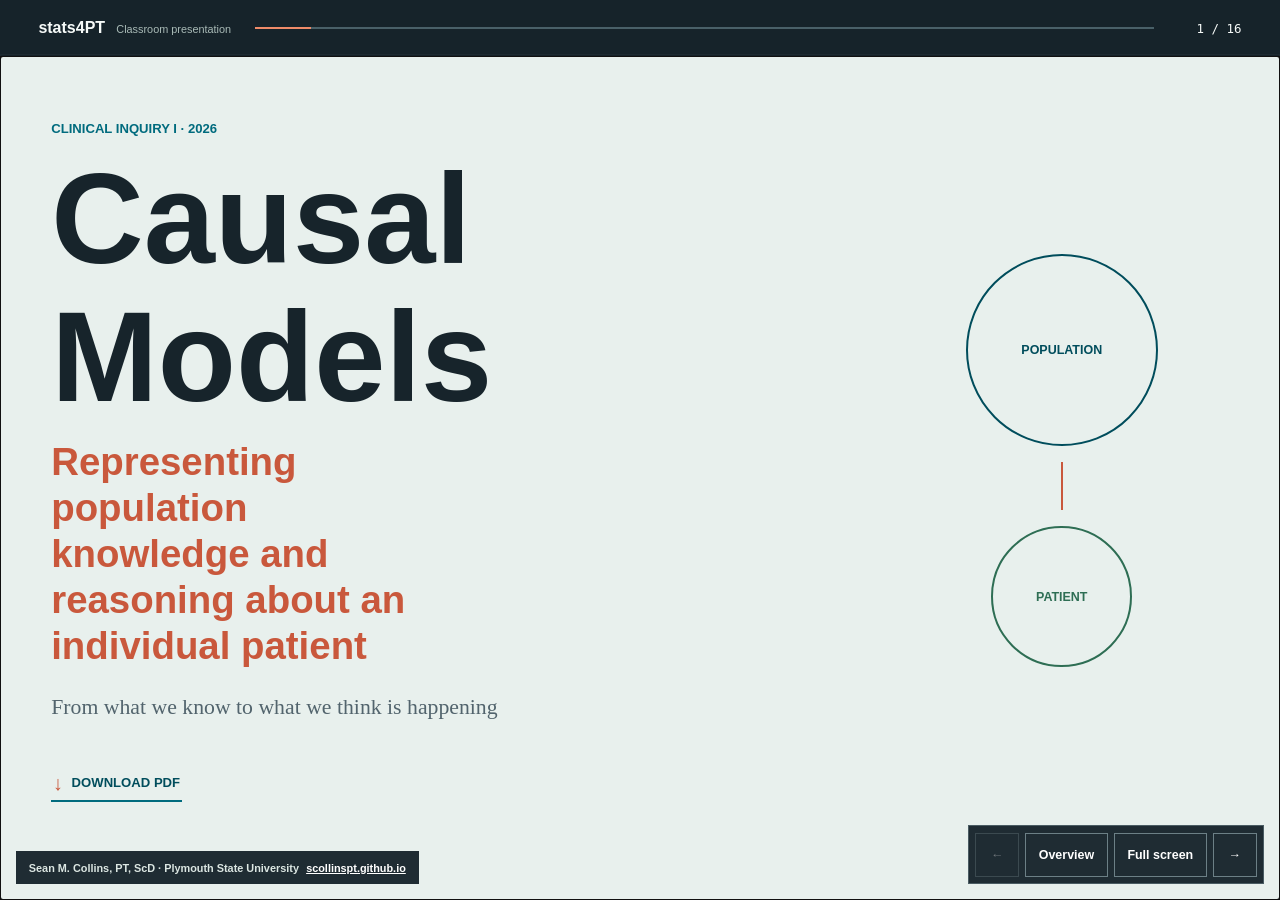
<file: presentations/causal-models-clinical-reasoning.html>
<!doctype html>
<html lang="en">
  <head>
    <meta charset="utf-8" />
    <meta name="viewport" content="width=device-width, initial-scale=1" />
    <meta
      name="description"
      content="A Clinical Inquiry I classroom presentation about causal knowledge representation and patient-specific reasoning."
    />
    <meta name="author" content="Sean M. Collins, PT, ScD" />
    <meta name="theme-color" content="#17242b" />
    <title>Causal Models | stats4PT Classroom Presentation</title>
    <link
      rel="canonical"
      href="https://stats4pt.org/presentations/causal-models-clinical-reasoning.html"
    />
    <link rel="stylesheet" href="../assets/presentation-causal-models.css?v=20260918-1" />
    <script src="../assets/presentation-causal-models.js?v=20260912-2" defer></script>
  </head>
  <body>
    <a class="skip-link" href="#slide-1">Skip to presentation</a>

    <header class="presentation-header">
      <a class="presentation-brand" href="../index.html" aria-label="stats4PT home">
        <span>stats4PT</span>
        <small>Classroom presentation</small>
      </a>
      <div class="presentation-progress" aria-hidden="true">
        <span id="progress-bar"></span>
      </div>
      <div class="presentation-status" aria-live="polite" aria-atomic="true">
        <span id="slide-counter">1 / 16</span>
      </div>
    </header>

    <footer class="author-attribution">
      <span>Sean M. Collins, PT, ScD · Plymouth State University</span>
      <a href="https://scollinspt.github.io/" target="_blank" rel="noopener noreferrer">scollinspt.github.io</a>
    </footer>

    <main id="presentation" class="presentation" tabindex="-1">
      <section class="slide slide--title" id="slide-1" data-title="Causal Models" tabindex="-1">
        <div class="slide__content title-layout">
          <div>
            <p class="slide-kicker">Clinical Inquiry I · 2026</p>
            <h1>Causal Models</h1>
            <p class="title-question">
              Representing population knowledge and reasoning about an individual patient
            </p>
            <p class="subtitle">From what we know to what we think is happening</p>
            <a class="presentation-download" href="causal-models-clinical-reasoning.pdf" download>
              <span aria-hidden="true">↓</span> Download PDF
            </a>
          </div>
          <div class="title-mark" aria-hidden="true">
            <span>population</span>
            <i></i>
            <span>patient</span>
          </div>
        </div>
      </section>

      <section class="slide" id="slide-2" data-title="Same outcome, same cause?" tabindex="-1">
        <div class="slide__content">
          <p class="slide-kicker">Opening problem</p>
          <h2>Same outcome. Same cause?</h2>
          <div class="patient-compare patient-compare--opening">
            <article>
              <span class="patient-label">Patient A</span>
              <strong>Reduced six-minute walk distance</strong>
              <p>Marked quadriceps weakness. Stable cardiovascular response. Preserved balance.</p>
            </article>
            <div class="same-result" aria-label="Same measured result">
              <span>same measured result</span>
              <b>6MWD ↓</b>
            </div>
            <article>
              <span class="patient-label">Patient B</span>
              <strong>Reduced six-minute walk distance</strong>
              <p>Adequate isolated strength. Early dyspnea. Abnormal exertional response.</p>
            </article>
          </div>
          <p class="prompt">Would you expect the same explanation or the same intervention?</p>
        </div>
      </section>

      <section class="slide" id="slide-3" data-title="Review of the reading" tabindex="-1">
        <div class="slide__content">
          <h2>Review of the reading</h2>
          <div class="prior-knowledge">
            <div><b>Claims</b><span>An association is not, by itself, evidence of causation.</span></div>
            <div><b>Conditions</b><span>Causes operate through mechanisms and within contexts.</span></div>
            <div><b>Reality</b><span>What we observe does not exhaust what occurs or what can generate events.</span></div>
            <div><b>Models</b><span>Every analysis presupposes some account of the causal structure.</span></div>
          </div>
          <p class="case-return"><b>Back to the opening problem:</b> the same 6MWD invites different counterfactuals.</p>
          <div class="counterfactual-examples">
            <article>
              <span>Patient A</span>
              <p>Had quadriceps weakness been absent, would the 6MWD still have been reduced?</p>
            </article>
            <article>
              <span>Patient B</span>
              <p>Had exertional dyspnea been absent, would the 6MWD still have been reduced?</p>
            </article>
            <article>
              <span>Same intervention?</span>
              <p>Had each patient received strengthening, would each patient have improved?</p>
            </article>
          </div>
          <p class="counterfactual-reminder">
            A counterfactual evaluates a specified causal contrast. The observed outcome alone
            does not tell us which contrast is clinically relevant.
          </p>
        </div>
      </section>

      <section class="slide" id="slide-4" data-title="Which causes matter?" tabindex="-1">
        <div class="slide__content">
          <p class="slide-kicker">The population-to-patient problem</p>
          <h2>Which causes matter?</h2>
          <div class="shared-model-flow">
            <article class="shared-model-flow__research">
              <span>Sample → population</span>
              <h3>Research builds the model</h3>
              <p>Accumulating studies slowly expand and revise how well it represents population knowledge.</p>
            </article>
            <div class="model-relationship model-relationship--build" aria-label="Research primarily builds and revises the causal model">
              <b>builds</b><i aria-hidden="true">→</i><small>revises</small>
            </div>
            <figure class="critical-realist-model" aria-label="A causal model organized across empirical, actual, and real domains">
              <div class="critical-realist-model__network" aria-hidden="true">
                <svg viewBox="0 0 300 110">
                  <defs>
                    <marker id="causal-arrow" viewBox="0 0 10 10" refX="9" refY="5" markerWidth="6" markerHeight="6" orient="auto-start-reverse">
                      <path d="M 0 0 L 10 5 L 0 10 z"></path>
                    </marker>
                  </defs>
                  <g class="model-graph-edges">
                    <line x1="43" y1="23" x2="140" y2="37"></line>
                    <line x1="43" y1="53" x2="140" y2="40"></line>
                    <line x1="43" y1="57" x2="140" y2="70"></line>
                    <line x1="43" y1="87" x2="140" y2="73"></line>
                    <line x1="167" y1="40" x2="257" y2="53"></line>
                    <line x1="167" y1="70" x2="257" y2="57"></line>
                  </g>
                  <g class="model-graph-nodes">
                    <circle cx="30" cy="21" r="13"></circle><text x="30" y="21">1</text>
                    <circle cx="30" cy="55" r="13"></circle><text x="30" y="55">2</text>
                    <circle cx="30" cy="89" r="13"></circle><text x="30" y="89">3</text>
                    <circle cx="154" cy="38" r="13"></circle><text x="154" y="38">4</text>
                    <circle cx="154" cy="72" r="13"></circle><text x="154" y="72">5</text>
                    <circle cx="270" cy="55" r="13"></circle><text x="270" y="55">6</text>
                  </g>
                </svg>
              </div>
              <div class="critical-realist-model__domains">
                <span><b>Empirical</b>observed events</span>
                <span><b>Actual</b>operative mechanisms</span>
                <span><b>Real</b>generative mechanisms</span>
              </div>
              <figcaption>Representative causal model of current knowledge</figcaption>
            </figure>
            <div class="model-relationship model-relationship--use" aria-label="Patient reasoning primarily uses the causal model and may also revise it">
              <b>uses</b><i aria-hidden="true">→</i><small>findings may revise ←</small>
            </div>
            <article class="shared-model-flow__patient">
              <span>Population → patient</span>
              <h3>Clinical reasoning uses the model</h3>
              <p>Patient evidence constrains which represented mechanisms could be operative now.</p>
              <strong>Still unknown: which causal configuration is operative in this patient?</strong>
            </article>
          </div>
          <p class="prompt">
            Both sides can modify the same model. Research primarily builds it; clinical
            reasoning primarily uses it.
          </p>
        </div>
      </section>

      <section class="slide" id="slide-5" data-title="Today's next step" tabindex="-1">
        <div class="slide__content">
          <p class="slide-kicker">Today's next step</p>
          <h2>From observations to causal diagrams to patient-specific explanation</h2>
          <div class="next-step-grid">
            <article>
              <span>Population knowledge</span>
              <h3>Models4PT</h3>
              <p>
                Represents causal claims together with mechanisms, evidence, context,
                provenance, uncertainty, and disagreement.
              </p>
            </article>
            <i aria-hidden="true">→</i>
            <article>
              <span>Patient reasoning</span>
              <h3>Clinical instantiation</h3>
              <p>
                Uses generic causal knowledge and current patient evidence to construct a
                provisional patient-specific explanation.
              </p>
            </article>
          </div>
          <p class="boundary-statement">
            The causal model represents population knowledge that constrains patient reasoning. It
            does not determine the answer.
          </p>
        </div>
      </section>

      <section class="slide" id="slide-6" data-title="The 2015 diagram" tabindex="-1">
        <div class="slide__content image-slide">
          <div class="image-slide__heading">
            <div>
              <p class="slide-kicker">Historical foundation</p>
              <h2>Clinical inquiry diagram</h2>
            </div>
            <p class="discussion-prompt">How should knowledge move between research and practice?</p>
          </div>
          <figure class="historical-image">
            <img
              src="../img/presentations/2015-clinical-inquiry-curriculum.png"
              alt="Clinical inquiry curriculum diagram showing facts and observations moving by induction to universals, causal models connecting universals with particulars, and deduction and abduction linking particulars with practice, all within overlapping knowledge-development and practice domains."
            />
            <figcaption>
              Plymouth State DPT clinical inquiry curriculum materials, 2015.
              Image provided by the course author.
            </figcaption>
          </figure>
        </div>
      </section>

      <section class="slide" id="slide-7" data-title="Particulars and universals" tabindex="-1">
        <div class="slide__content">
          <p class="slide-kicker">Reading the 2015 logic</p>
          <h2>Clinical inquiry moves between particulars and universals</h2>
          <div class="inquiry-flow" aria-label="Flow from observations to causal networks and back to a patient">
            <div><span>particulars</span><strong>observations</strong></div>
            <i>→</i>
            <div><span>scientific inquiry</span><strong>research + statistics</strong></div>
            <i>→</i>
            <div class="inquiry-flow__universal"><span>universals</span><strong>population causal knowledge</strong></div>
            <i>→</i>
            <div><span>clinical reasoning</span><strong>this patient</strong></div>
          </div>
          <div class="reasoning-modes">
            <p><b>Induction</b><span>particular observations → general claims</span></p>
            <p><b>Deduction</b><span>general knowledge → expected findings</span></p>
            <p><b>Abduction</b><span>findings → best current explanation</span></p>
          </div>
          <div class="return-flow">
            <strong>Practice to research</strong><span>clinical experience</span><i>→</i><span>patterns + anomalies</span><i>→</i><span>candidate claims + questions</span><i>→</i><span>structured research</span><i>→</i><span>population knowledge</span>
          </div>
          <p class="purpose-distinction">
            A clinical encounter may be structured for patient care. Clinical experience as a
            whole is not structured to support population inference.
          </p>
        </div>
      </section>

      <section class="slide" id="slide-8" data-title="Structured claims" tabindex="-1">
        <div class="slide__content split-layout split-layout--model">
          <div>
            <p class="slide-kicker">Generic causal model</p>
            <h2>A model is a structured set of claims</h2>
            <blockquote>
              An epistemological representation of the causal structure believed to
              characterize a class of systems or patients.
            </blockquote>
            <p class="source-line">Adapted from Collins, 2026 preprint</p>
          </div>
          <div class="model-anatomy-panel">
            <dl class="model-anatomy">
              <div><dt>Nodes</dt><dd>variables or concepts selected for the purpose</dd></div>
              <div><dt>Arrows</dt><dd>candidate claims about causal direction or influence</dd></div>
              <div><dt>Paths</dt><dd>possible mechanisms and competing explanations</dd></div>
              <div><dt>Graph form</dt><dd>cyclic models retain feedback paths; acyclic models prohibit return paths for a defined, often time-ordered analysis</dd></div>
              <div><dt>Boundary</dt><dd>what the representation includes and omits</dd></div>
            </dl>
            <figure class="complex-model-icon" aria-label="A complex causal system with branching, converging, and feedback pathways">
              <svg viewBox="0 0 270 125" role="img">
                <defs>
                  <marker id="complex-arrow" viewBox="0 0 10 10" refX="9" refY="5" markerWidth="5" markerHeight="5" orient="auto-start-reverse">
                    <path d="M 0 0 L 10 5 L 0 10 z"></path>
                  </marker>
                </defs>
                <g class="complex-model-icon__edges">
                  <path d="M28 22 L61 18"></path><path d="M28 25 L62 50"></path>
                  <path d="M28 61 L62 53"></path><path d="M28 65 L62 91"></path>
                  <path d="M28 101 L62 94"></path><path d="M80 18 L116 31"></path>
                  <path d="M80 52 L116 34"></path><path d="M80 55 L116 74"></path>
                  <path d="M80 93 L116 77"></path><path d="M134 32 L171 19"></path>
                  <path d="M134 35 L171 56"></path><path d="M134 75 L171 59"></path>
                  <path d="M134 78 L171 96"></path><path d="M189 20 L226 47"></path>
                  <path d="M189 58 L226 50"></path><path d="M189 61 L226 90"></path>
                  <path d="M189 98 L226 93"></path>
                  <path class="feedback" d="M180 49 C164 4 123 4 125 24"></path>
                  <path class="feedback" d="M234 84 C213 117 143 118 127 86"></path>
                </g>
                <g class="complex-model-icon__nodes">
                  <circle cx="20" cy="22" r="8"></circle><circle cx="20" cy="62" r="8"></circle><circle cx="20" cy="102" r="8"></circle>
                  <circle cx="72" cy="17" r="8"></circle><circle cx="72" cy="52" r="8"></circle><circle cx="72" cy="94" r="8"></circle>
                  <circle cx="125" cy="33" r="9"></circle><circle cx="125" cy="76" r="9"></circle>
                  <circle cx="180" cy="18" r="8"></circle><circle cx="180" cy="58" r="9"></circle><circle cx="180" cy="98" r="8"></circle>
                  <circle cx="235" cy="49" r="9"></circle><circle cx="235" cy="92" r="9"></circle>
                </g>
              </svg>
            </figure>
          </div>
        </div>
      </section>

      <section class="slide" id="slide-9" data-title="Models across scales" tabindex="-1">
        <div class="slide__content">
          <p class="slide-kicker">Critical realist stratification</p>
          <h2>Causal models represent knowledge across scales</h2>
          <div class="stratified-model">
            <div class="stratified-model__overview" aria-label="At a broader scale, muscle function influences walking capacity">
              <span>muscle function</span><i>→</i><span>walking capacity</span>
            </div>
            <div class="stratified-model__expansions">
              <article>
                <span class="scale-label">A model within muscle function</span>
                <div class="scale-model" aria-label="Excitation, regulation, structure, and energetics converge on tension">
                  <div class="scale-model__sources">
                    <b>excitation</b><b>regulation</b><b>structure</b><b>energetics</b>
                  </div>
                  <i aria-hidden="true">→</i>
                  <strong>tension</strong>
                </div>
              </article>
              <article>
                <span class="scale-label">A model within walking capacity</span>
                <div class="scale-model" aria-label="Propulsion, balance, oxygen transport, and pacing converge on sustained walking">
                  <div class="scale-model__sources">
                    <b>propulsion</b><b>balance</b><b>oxygen transport</b><b>pacing</b>
                  </div>
                  <i aria-hidden="true">→</i>
                  <strong>sustained walking</strong>
                </div>
              </article>
            </div>
          </div>
          <p class="scale-statement">
            A node at one scale can open into another causal model. At every scale, the model is
            a fallible representation of what we know, not the generative system itself.
          </p>
        </div>
      </section>

      <section class="slide" id="slide-10" data-title="Population model" tabindex="-1">
        <div class="slide__content">
          <div class="slide-heading-row">
            <div>
              <p class="slide-kicker">Developmental teaching model</p>
              <h2>Several pathways can limit walking</h2>
            </div>
            <span class="status-label status-label--draft">Draft</span>
          </div>
          <figure class="model-dag" tabindex="0" aria-label="Scrollable revised Model 4D causal graph">
            <svg viewBox="0 0 1180 455" role="img" aria-labelledby="model-4d-title model-4d-description">
              <title id="model-4d-title">Revised draft Model 4D causal DAG for heart failure and neuromuscular electrical stimulation</title>
              <desc id="model-4d-description">Eighteen variables connected by twenty-nine directed edges. Aerobic training causes balance, cardiac output, mechanical efficiency, and muscle function. Neuromuscular electrical stimulation and strength training cause muscle function. Muscle function causes arteriovenous oxygen difference, anaerobic threshold, and balance. Arteriovenous oxygen difference and cardiac output cause VO2 max. VO2 max causes anaerobic threshold and biological or physiological status. Anaerobic threshold, balance, gait speed, and mechanical efficiency cause six-minute walk distance; balance also causes gait speed. Six-minute walk distance causes functional status. Biological or physiological status causes functional and symptom status. Social factors cause functional status, health-related quality of life, and health perception. Symptom status causes functional status, health-related quality of life, and health perception. Functional status and health perception cause health-related quality of life.</desc>
              <defs>
                <marker id="dag-arrow" viewBox="0 0 10 10" refX="9" refY="5" markerUnits="userSpaceOnUse" markerWidth="8" markerHeight="8" orient="auto-start-reverse">
                  <path d="M 0 0 L 10 5 L 0 10 z"></path>
                </marker>
              </defs>
              <g class="model-dag__edges">
                <path d="M130 45 L210 45"></path>
                <path d="M130 51 C160 51 170 125 210 125"></path>
                <path d="M130 55 C155 55 164 215 210 215"></path>
                <path d="M130 58 C150 58 158 305 210 305"></path>
                <path d="M130 125 L210 125"></path>
                <path d="M130 205 C175 205 170 142 225 142"></path>
                <path d="M330 115 L385 105"></path>
                <path d="M330 130 C470 130 540 145 690 145"></path>
                <path d="M270 142 L270 198"></path>
                <path d="M330 45 C420 45 460 85 535 85"></path>
                <path d="M505 105 L535 92"></path>
                <path d="M655 85 C675 85 675 45 690 45"></path>
                <path d="M655 91 C675 91 675 137 690 137"></path>
                <path d="M330 215 L535 215"></path>
                <path d="M330 221 C520 221 680 202 875 202"></path>
                <path d="M655 215 L875 215"></path>
                <path d="M330 305 C560 305 690 235 875 220"></path>
                <path d="M810 145 C840 145 845 190 875 190"></path>
                <path d="M950 227 C950 255 950 275 950 298"></path>
                <path d="M790 62 C850 100 840 285 915 305"></path>
                <path d="M790 62 C845 90 840 285 790 315"></path>
                <path d="M130 385 C380 385 650 315 915 315"></path>
                <path d="M130 391 C470 410 790 410 900 397"></path>
                <path d="M130 398 C500 445 920 445 1060 370"></path>
                <path d="M810 330 L915 320"></path>
                <path d="M810 338 C850 338 860 395 900 395"></path>
                <path d="M810 343 C900 355 970 365 1060 365"></path>
                <path d="M1035 315 C1060 315 1050 350 1060 350"></path>
                <path d="M1020 395 C1045 395 1045 375 1060 375"></path>
              </g>
              <g class="model-dag__nodes">
                <g transform="translate(20 28)"><rect width="110" height="34"></rect><text x="55" y="17">Aerobic</text><text x="55" y="29">Training</text></g>
                <g transform="translate(20 108)"><rect width="110" height="34"></rect><text x="55" y="22">NMES</text></g>
                <g transform="translate(20 188)"><rect width="110" height="34"></rect><text x="55" y="17">Strength</text><text x="55" y="29">Training</text></g>
                <g transform="translate(20 368)"><rect width="110" height="34"></rect><text x="55" y="22">Social</text></g>
                <g transform="translate(210 28)"><rect width="120" height="34"></rect><text x="60" y="22">Cardiac Output</text></g>
                <g transform="translate(210 108)"><rect width="120" height="34"></rect><text x="60" y="22">Muscle Function</text></g>
                <g transform="translate(210 198)"><rect width="120" height="34"></rect><text x="60" y="22">Balance</text></g>
                <g transform="translate(210 288)"><rect width="120" height="34"></rect><text x="60" y="17">Mechanical</text><text x="60" y="29">Efficiency</text></g>
                <g transform="translate(385 88)"><rect width="120" height="34"></rect><text x="60" y="22">(a-v)O₂</text></g>
                <g transform="translate(535 68)"><rect width="120" height="34"></rect><text x="60" y="22">VO₂ max</text></g>
                <g transform="translate(535 198)"><rect width="120" height="34"></rect><text x="60" y="22">Gait Speed</text></g>
                <g transform="translate(690 28)"><rect width="120" height="34"></rect><text x="60" y="17">Bio/Physio</text><text x="60" y="29">Status</text></g>
                <g transform="translate(690 128)"><rect width="120" height="34"></rect><text x="60" y="17">Anaerobic</text><text x="60" y="29">Threshold</text></g>
                <g transform="translate(690 315)"><rect width="120" height="34"></rect><text x="60" y="22">Symptom Status</text></g>
                <g class="outcome" transform="translate(875 185)"><rect width="120" height="42"></rect><text x="60" y="26">6MWD</text></g>
                <g transform="translate(915 298)"><rect width="120" height="34"></rect><text x="60" y="22">Functional Status</text></g>
                <g transform="translate(900 378)"><rect width="120" height="34"></rect><text x="60" y="17">Health</text><text x="60" y="29">Perception</text></g>
                <g class="outcome" transform="translate(1060 343)"><rect width="110" height="42"></rect><text x="55" y="26">HRQOL</text></g>
              </g>
            </svg>
            <figcaption>
              Model 4D, revised · 18 variables · 29 proposed causal claims
            </figcaption>
          </figure>
          <p class="model-caption"><b>Back to Patients A and B:</b> Their findings direct attention to different regions of the same population causal model. They do not yet identify the operative pathway.</p>
        </div>
      </section>

      <section class="slide" id="slide-11" data-title="Models4PT" tabindex="-1">
        <div class="slide__content">
          <p class="slide-kicker">Population knowledge representation</p>
          <h2>The graph shows the claim, not why we should trust it</h2>
          <div class="claim-warrant">
            <div class="claim-warrant__edge" aria-label="Muscle function causes six-minute walk distance">
              <span>muscle function</span><i>→</i><span>6MWD</span>
            </div>
            <div class="claim-warrant__questions">
              <p><b>Meaning</b>What precisely does each variable represent?</p>
              <p><b>Mechanism</b>What lower-scale pathways does this arrow collapse?</p>
              <p><b>Evidence</b>What observations or studies support the arrow?</p>
              <p><b>Scope</b>For whom, when, and under what conditions?</p>
              <p><b>Provenance</b>Where did the claim come from, and who revised it?</p>
              <p><b>Uncertainty</b>How strong, disputed, or incomplete is the claim?</p>
            </div>
          </div>
          <p class="claim-warrant__conclusion"><b>Models4PT</b> connects causal structure to meaning, mechanisms, evidence, provenance, context, and uncertainty.</p>
        </div>
      </section>

      <section class="slide" id="slide-12" data-title="The population model informs but does not identify a patient's causal configuration" tabindex="-1">
        <div class="slide__content">
          <p class="slide-kicker">The transition to patient reasoning</p>
          <h2>The population model informs but does not identify a patient's causal configuration</h2>
          <div class="configuration-bridge">
            <div class="configuration-source">generic causal model</div>
            <i aria-hidden="true">↓</i>
            <div class="configuration-set" aria-label="Three plausible causal configurations represented by the population model">
              <article>
                <b>muscular</b>
                <div><span>muscle function</span><i>→</i><span>6MWD</span></div>
              </article>
              <article>
                <b>cardiovascular</b>
                <div><span>cardiac output</span><i>→</i><span>6MWD</span></div>
              </article>
              <article>
                <b>balance / gait</b>
                <div><span>balance</span><i>→</i><span>6MWD</span></div>
              </article>
            </div>
            <div class="configuration-plus" aria-hidden="true">+</div>
            <div class="patient-evidence"><span>current patient evidence</span><b>findings · context · response over time</b></div>
            <i aria-hidden="true">↓</i>
            <div class="configuration-question"><span>Which mechanisms may be operative?</span><b>provisional patient-specific explanation</b></div>
          </div>
          <p class="configuration-statement">
            Population knowledge defines scientifically plausible possibilities. Patient evidence
            constrains which may explain this patient, here and now.
          </p>
        </div>
      </section>

      <section class="slide" id="slide-13" data-title="Clinical instantiation" tabindex="-1">
        <div class="slide__content">
          <p class="slide-kicker">Patient-specific representation</p>
          <h2>Clinical instantiation</h2>
          <p class="instantiation-definition">
            Generic causal knowledge and current patient evidence jointly constrain a
            <strong>provisional model of what may be happening in this patient now.</strong>
          </p>
          <div class="instantiation-equation" aria-label="I of M and E at time t equals M sub p comma t">
            <span>generic model</span>
            <b>+</b>
            <span>evidence now</span>
            <b>→</b>
            <strong>ℐ(M, E<sub>t</sub>) = M<sub>p,t</sub></strong>
          </div>
            <p class="equation-translation"><b>In words:</b> Applying clinical instantiation to generic causal knowledge and the evidence currently available for a patient produces a provisional patient-specific causal representation. <strong>We must understand this process because it's what we're trying to teach future clinicians!</strong></p>
          <div class="distinction-row">
            <p><span>ℐ</span>constructs a patient-specific representation</p>
            <p><span>do(X)</span>represents an intervention within a specified causal model</p>
          </div>
          <p class="source-line">Clinical instantiation is a potentially composite process, not a settled mathematical operator or automated answer.</p>
        </div>
      </section>

      <section class="slide" id="slide-14" data-title="Small group activity" tabindex="-1">
        <div class="slide__content activity-slide">
          <div class="slide-heading-row">
            <div>
              <p class="slide-kicker">Small group activity</p>
              <h2>Build two provisional models</h2>
            </div>
            <span class="status-label">Fictional cases</span>
          </div>
          <p class="activity-setup">Use the population causal model from slide 10 to construct a provisional explanation for each patient.</p>
          <div class="patient-compare">
            <article>
              <span class="patient-label">Patient A · difficulty attaining</span>
              <ul>
                <li>Marked quadriceps weakness</li>
                <li>Stable cardiovascular response</li>
                <li>Preserved balance</li>
                <li>Cannot generate enough force to rise and initiate walking</li>
              </ul>
            </article>
            <article>
              <span class="patient-label">Patient B · difficulty sustaining</span>
              <ul>
                <li>Adequate isolated strength</li>
                <li>Early dyspnea</li>
                <li>Abnormal exertional response</li>
                <li>Preserved gait mechanics</li>
              </ul>
            </article>
          </div>
          <ol class="activity-prompts">
            <li>Which path is currently foregrounded?</li>
            <li>What competing explanation remains plausible?</li>
            <li>What one observation would discriminate between them?</li>
            <li>Would strength training or NMES target the represented limitation?</li>
          </ol>
        </div>
      </section>

      <section class="slide" id="slide-15" data-title="Revise with evidence" tabindex="-1">
        <div class="slide__content">
          <p class="slide-kicker">Debrief · new evidence</p>
          <h2>A useful model remains provisional and revisable</h2>
          <div class="revision-grid">
            <article>
              <span>Patient A</span>
              <p><b>New finding:</b> repeated contractions fatigue rapidly despite improved initial force.</p>
              <p><b>Revision:</b> add a sustain/endurance hypothesis; do not discard the strength finding.</p>
            </article>
            <article>
              <span>Patient B</span>
              <p><b>New finding:</b> exertional dyspnea coincides with new pulmonary crackles and an S3.</p>
              <p><b>Revision:</b> increase concern for a disease-specific limitation and reconsider intervention priorities.</p>
            </article>
          </div>
          <p class="opening-resolution">
            <b>Return to the opening problem:</b> The same reduced 6MWD supports different
            provisional explanations. For Patient A, muscle function appears most relevant, with
            new evidence that endurance may also limit performance. For Patient B, the findings
            increase concern for a disease-specific exertional limitation. The model guides
            different next questions and intervention priorities; it does not provide a certain
            final answer.
          </p>
          <div class="recursive-loop" aria-label="Evidence leads to instantiation, reasoning, action, and new evidence">
            <span>evidence</span><i>→</i><span>instantiation</span><i>→</i><span>reasoning</span><i>→</i><span>action</span><i>→</i><span>new evidence</span>
          </div>
          <p class="draft-banner">Educational cases only. The findings illustrate model revision, not patient-specific recommendations.</p>
        </div>
      </section>

      <section class="slide" id="slide-16" data-title="From knowledge to reasoning" tabindex="-1">
        <div class="slide__content closing-slide">
          <p class="slide-kicker">A long journey toward greater clarity</p>
          <h2>Represent population knowledge. Reason about the particular.</h2>
          <div class="closing-flow" aria-label="Scientific inquiry produces a generic causal model which combines with patient evidence through clinical instantiation to produce a provisional patient-specific model that supports clinical reasoning">
            <div><span>scientific inquiry</span><strong>stats4PT + Physiolog</strong></div>
            <i>→</i>
            <div><span>generic causal model</span><strong>Models4PT</strong></div>
            <b>+</b>
            <div><span>current patient evidence</span><strong>findings · context · response</strong></div>
            <i>→</i>
            <div><span>clinical instantiation</span><strong>ℐ(M, E<sub>t</sub>)</strong></div>
            <i>→</i>
            <div><span>provisional patient model</span><strong>M<sub>p,t</sub></strong></div>
            <i>→</i>
            <div><span>clinical reasoning</span><strong>supported by CIE</strong></div>
          </div>
          <div class="clinical-inquiry-cycle">
            <p><b>Clinical inquiry</b> questions · observations · action · new evidence · revision</p>
          </div>
          <div class="closing-points">
            <p>Causal models organize population knowledge; they remain fallible and revisable.</p>
            <p>Clinical instantiation uses current evidence to construct a provisional patient-specific explanation.</p>
            <p>Clinical inquiry continually tests and revises that explanation through questions, observations, and action.</p>
          </div>
          <nav class="resources" aria-label="Presentation resources">
            <a href="https://doi.org/10.1097/CPT.0000000000000101" target="_blank" rel="noopener noreferrer">2018 causal models synthesis</a>
            <a href="https://philpapers.org/rec/COLFPK" target="_blank" rel="noopener noreferrer">2026 clinical instantiation preprint</a>
            <a href="https://doi.org/10.1093/ptj/pzz127" target="_blank" rel="noopener noreferrer">Heart failure clinical practice guideline</a>
            <a href="https://github.com/scollinspt/Models4PT" target="_blank" rel="noopener noreferrer">Models4PT</a>
            <a href="../lessons/lesson-7-practical-applications-building-a.html" target="_blank" rel="noopener noreferrer">stats4PT DAG lesson</a>
          </nav>
        </div>
      </section>
    </main>

    <nav class="presentation-controls" aria-label="Slide controls">
      <button id="previous-slide" type="button" aria-label="Previous slide" title="Previous slide (Left arrow)">←</button>
      <button id="overview-toggle" type="button" aria-pressed="false" title="Slide overview (O)">Overview</button>
      <button id="fullscreen-toggle" type="button" title="Full screen (F)">Full screen</button>
      <button id="next-slide" type="button" aria-label="Next slide" title="Next slide (Right arrow)">→</button>
    </nav>
    <noscript>
      <p class="no-script">JavaScript is off. All slides remain available in reading order; interactive navigation is unavailable.</p>
    </noscript>
  </body>
</html>
</file>
<file: assets/styles.css>
:root {
  --ink: #17242b;
  --muted: #52646d;
  --paper: #fbfcfa;
  --soft: #edf4f3;
  --line: #cbd9d7;
  --teal: #006b7e;
  --teal-dark: #004d5c;
  --coral: #c9583c;
}

* {
  box-sizing: border-box;
}

body {
  margin: 0;
  background: var(--paper);
  color: var(--ink);
  font-family: Georgia, "Times New Roman", serif;
  font-size: 1.08rem;
  line-height: 1.72;
}

.container {
  width: min(1100px, calc(100% - 2.5rem));
  margin-inline: auto;
}

h1,
h2,
h3,
h4,
h5,
h6,
.eyebrow,
.lesson-number,
.lesson-nav,
.site-footer,
small {
  font-family: "Avenir Next", Avenir, "Century Gothic", sans-serif;
}

h1,
h2,
h3,
h4,
h5,
h6 {
  line-height: 1.18;
  letter-spacing: 0;
}

h1 {
  margin: 0;
  font-size: clamp(2.6rem, 8vw, 5.5rem);
}
h2 {
  font-size: clamp(1.7rem, 4vw, 2.5rem);
}
h3 {
  margin-top: 2.5rem;
  font-size: 1.55rem;
}
h4 {
  margin-top: 2rem;
  font-size: 1.25rem;
}

a {
  color: var(--teal-dark);
  text-underline-offset: 0.15em;
}

a:hover {
  color: var(--coral);
}

.site-header {
  border-bottom: 1px solid var(--line);
  background: var(--soft);
}

.masthead {
  display: grid;
  grid-template-columns: minmax(120px, 240px) 1fr;
  gap: clamp(1.5rem, 5vw, 4rem);
  align-items: center;
  min-height: min(62vh, 620px);
  padding-block: 4rem;
}

.brand-mark {
  width: 100%;
  height: auto;
}

.lead {
  max-width: 700px;
  margin: 0.75rem 0 0;
  color: var(--muted);
  font-size: clamp(1.15rem, 2.5vw, 1.45rem);
}

.eyebrow {
  margin: 0 0 0.6rem;
  color: var(--teal);
  font-size: 0.76rem;
  font-weight: 700;
  text-transform: uppercase;
}

.intro-band {
  border-bottom: 1px solid var(--line);
  background: var(--ink);
  color: #f7faf8;
}

.intro-grid {
  display: grid;
  grid-template-columns: 2fr 1fr;
  gap: 4rem;
  padding-block: 3rem;
}

.intro-grid h2,
.intro-grid p {
  margin-block: 0 0.75rem;
}

.intro-grid aside {
  display: grid;
  align-content: center;
  border-left: 3px solid var(--coral);
  padding-left: 1.5rem;
}

.intro-grid aside strong {
  font-size: 1.35rem;
}
.course-section {
  padding-block: 4rem 5rem;
}
.section-heading {
  max-width: 720px;
  margin-bottom: 2rem;
}
.section-heading h2 {
  margin: 0;
}

.lesson-list {
  margin: 0;
  padding: 0;
  border-top: 1px solid var(--line);
  list-style: none;
}

.lesson-list li {
  border-bottom: 1px solid var(--line);
}

.lesson-list a {
  display: grid;
  grid-template-columns: 4rem 1fr;
  gap: 1rem;
  align-items: start;
  padding: 1.5rem 0.75rem;
  color: inherit;
  text-decoration: none;
  transition:
    background-color 160ms ease,
    padding-left 160ms ease;
}

.lesson-list a:hover {
  padding-left: 1.15rem;
  background: var(--soft);
}
.lesson-number {
  color: var(--coral);
  font-size: 0.85rem;
  font-weight: 700;
}
.lesson-list strong,
.lesson-list small {
  display: block;
}
.lesson-list strong {
  font-size: 1.2rem;
  line-height: 1.3;
}
.lesson-list small {
  margin-top: 0.35rem;
  color: var(--muted);
  font-size: 0.9rem;
  line-height: 1.5;
}

.presentation-band {
  padding-block: 3.5rem;
  border-top: 1px solid var(--line);
  background: var(--ink);
  color: #f7faf8;
}

.presentation-band__inner {
  display: grid;
  grid-template-columns: minmax(0, 1.1fr) minmax(280px, 0.9fr);
  gap: clamp(2rem, 7vw, 6rem);
  align-items: start;
}

.presentation-band h2,
.presentation-band p {
  margin-top: 0;
}

.presentation-band .eyebrow {
  color: #75c5cf;
}

.presentation-link {
  display: inline-flex;
  gap: 0.6rem;
  align-items: center;
  border-bottom: 2px solid var(--coral);
  padding-block: 0.35rem;
  color: #f7faf8;
  font-family: "Avenir Next", Avenir, "Century Gothic", sans-serif;
  font-size: 0.9rem;
  font-weight: 700;
  text-decoration: none;
}

.presentation-link:hover {
  color: #ef9d72;
}

.ecosystem-band {
  padding-block: 4rem;
  border-top: 1px solid var(--line);
  background: var(--soft);
}

.ecosystem-grid {
  display: grid;
  grid-template-columns: repeat(2, 1fr);
  border-top: 1px solid var(--line);
  border-left: 1px solid var(--line);
}

.ecosystem-grid article {
  padding: 1.5rem;
  border-right: 1px solid var(--line);
  border-bottom: 1px solid var(--line);
}

.ecosystem-grid h3 {
  margin: 0.35rem 0 0.6rem;
  font-size: 1.3rem;
}

.ecosystem-grid p {
  margin: 0;
}

.ecosystem-label {
  color: var(--coral);
  font-family: "Avenir Next", Avenir, sans-serif;
  font-size: 0.75rem;
  font-weight: 700;
  text-transform: uppercase;
}

.ecosystem-flow {
  margin: 1.5rem 0 0;
  color: var(--teal-dark);
  font-family: "Avenir Next", Avenir, sans-serif;
  font-size: 0.92rem;
  font-weight: 600;
  text-align: center;
}

.author-section {
  padding-block: 4rem;
  border-top: 1px solid var(--line);
}

.author-grid {
  display: grid;
  grid-template-columns: minmax(250px, 0.8fr) minmax(0, 1.2fr);
  gap: clamp(2rem, 7vw, 6rem);
  align-items: start;
}

.author-grid h2 {
  margin: 0;
}

.author-role {
  max-width: 480px;
  color: var(--muted);
  font-family: "Avenir Next", Avenir, sans-serif;
  line-height: 1.55;
}

.author-copy > p {
  margin-top: 0;
}

.author-links {
  display: flex;
  flex-wrap: wrap;
  gap: 0.55rem 1.25rem;
  font-family: "Avenir Next", Avenir, sans-serif;
  font-size: 0.88rem;
  font-weight: 600;
}

.site-footer {
  padding-block: 2rem;
  background: var(--ink);
  border-top: 1px solid var(--line);
  color: #dbe5e2;
  font-size: 0.85rem;
}

.footer-inner {
  display: flex;
  justify-content: space-between;
  gap: 1rem;
  align-items: center;
}

.footer-inner nav {
  display: flex;
  flex-wrap: wrap;
  gap: 0.5rem 1rem;
}

.site-footer a {
  color: #f7faf8;
}

.lesson-header {
  max-width: 820px;
  padding-block: 2.5rem 2rem;
  border-bottom: 1px solid var(--line);
}

.lesson-header h1 {
  font-size: clamp(2.2rem, 6vw, 4rem);
}

.back-link {
  display: inline-block;
  margin-bottom: 3rem;
  font-family: "Avenir Next", Avenir, sans-serif;
  font-size: 0.88rem;
  font-weight: 600;
  text-decoration: none;
}

.lesson-layout {
  max-width: 820px;
  padding-block: 2rem 5rem;
}
.lesson-content > :first-child {
  margin-top: 0;
}
.lesson-content {
  overflow-wrap: anywhere;
}
.lesson-content img,
.lesson-content figure,
.lesson-content video,
.lesson-content iframe {
  max-width: 100%;
}
.lesson-content img {
  height: auto;
}
.lesson-content figure {
  margin: 2rem 0;
}

.lesson-content figcaption,
.lesson-content .image-caption {
  color: var(--muted);
  font-family: "Avenir Next", Avenir, sans-serif;
  font-size: 0.82rem;
  line-height: 1.45;
}

.lesson-content blockquote {
  margin: 2rem 0;
  border-left: 3px solid var(--coral);
  padding: 0.25rem 0 0.25rem 1.5rem;
  color: #34474f;
  font-size: 1.15rem;
}

.lesson-overview {
  margin-bottom: 2.5rem;
  padding-block: 1.5rem;
  border-block: 1px solid var(--line);
}

.lesson-overview h2,
.lesson-boundary h2 {
  margin-top: 0;
  font-size: 1.35rem;
}

.lesson-overview p,
.lesson-overview li,
.lesson-boundary p {
  font-family: "Avenir Next", Avenir, "Century Gothic", sans-serif;
  font-size: 0.95rem;
  line-height: 1.55;
}

.lesson-boundary {
  margin-block: 2.5rem;
  border-left: 3px solid var(--teal);
  padding: 0.25rem 0 0.25rem 1.5rem;
}

.lesson-content pre,
.lesson-content code {
  font-family: "SFMono-Regular", Consolas, monospace;
}

.lesson-content pre {
  overflow-x: auto;
  padding: 1rem;
  background: #e7eeed;
  font-size: 0.88rem;
  line-height: 1.5;
}

.lesson-content table {
  display: block;
  max-width: 100%;
  overflow-x: auto;
  border-collapse: collapse;
}
.lesson-content th,
.lesson-content td {
  padding: 0.6rem;
  border: 1px solid var(--line);
}
.lesson-content .button-wrapper,
.lesson-content .subscription-widget-wrap-editor,
.lesson-content .subscribe-widget,
.lesson-content .paywall {
  display: none;
}

.sampling-lab {
  margin-block: 3rem;
  border: 1px solid var(--line);
  background: #f4f8f6;
  font-family: "Avenir Next", Avenir, "Century Gothic", sans-serif;
  font-size: 0.95rem;
  line-height: 1.5;
}

.sampling-lab__header {
  padding: 1.75rem;
  border-bottom: 1px solid var(--line);
  background: var(--ink);
  color: #f7faf8;
}

.sampling-lab__header h3,
.sampling-lab__header p {
  margin-block: 0 0.5rem;
}

.sampling-lab__header .eyebrow {
  color: #75c5cf;
}

.sampling-lab__controls {
  display: grid;
  grid-template-columns: repeat(2, minmax(0, 1fr));
  gap: 1rem;
  padding: 1.25rem 1.75rem;
  border-bottom: 1px solid var(--line);
  background: #e5efec;
}

.sampling-lab label {
  color: var(--ink);
  font-size: 0.78rem;
  font-weight: 700;
  text-transform: uppercase;
}

.sampling-lab select {
  display: block;
  width: 100%;
  min-height: 2.75rem;
  margin-top: 0.35rem;
  border: 1px solid #829b99;
  border-radius: 3px;
  padding: 0.5rem 2rem 0.5rem 0.65rem;
  background: #fff;
  color: var(--ink);
  font: inherit;
  text-transform: none;
}

.sampling-lab__stage {
  padding: 1.75rem;
  border-bottom: 1px solid var(--line);
}

.sampling-lab__stage-heading {
  display: grid;
  grid-template-columns: 2rem 1fr;
  gap: 0.75rem;
  align-items: start;
}

.sampling-lab__stage-heading > span {
  display: grid;
  width: 2rem;
  height: 2rem;
  place-items: center;
  border-radius: 50%;
  background: var(--coral);
  color: #fff;
  font-weight: 700;
}

.sampling-lab__stage h4,
.sampling-lab__stage h5,
.sampling-lab__stage p {
  margin-block: 0 0.5rem;
}

.sampling-lab__stage h4 {
  font-size: 1.2rem;
}

.sampling-lab__stage h5 {
  font-size: 0.86rem;
}

.sampling-lab__histogram {
  display: flex;
  height: 9rem;
  gap: 2px;
  align-items: end;
  margin-top: 1.25rem;
  border-bottom: 2px solid #829b99;
  padding: 0 0.25rem;
}

.sampling-lab__bar {
  flex: 1 1 0;
  min-width: 2px;
  background: var(--teal);
}

.sampling-lab__histogram--sampling .sampling-lab__bar {
  background: #2d7770;
}

.sampling-lab__axis {
  display: flex;
  justify-content: space-between;
  gap: 0.5rem;
  margin-top: 0.35rem;
  color: var(--muted);
  font-size: 0.7rem;
}

.sampling-lab__axis span:nth-child(2) {
  text-align: center;
}

.sampling-lab__actions {
  display: flex;
  flex-wrap: wrap;
  gap: 0.65rem;
  margin-block: 1.25rem 1rem;
}

.sampling-lab button {
  min-height: 2.75rem;
  border: 1px solid var(--teal-dark);
  border-radius: 3px;
  padding: 0.6rem 0.9rem;
  background: var(--teal-dark);
  color: #fff;
  font: inherit;
  font-weight: 700;
  cursor: pointer;
}

.sampling-lab button:hover {
  background: var(--coral);
  border-color: var(--coral);
}

.sampling-lab button:focus-visible,
.sampling-lab select:focus-visible {
  outline: 3px solid #ef9d72;
  outline-offset: 2px;
}

.sampling-lab .sampling-lab__button--quiet {
  background: transparent;
  color: var(--teal-dark);
}

.sampling-lab__count {
  color: var(--muted);
  font-size: 0.78rem;
  font-weight: 700;
}

.sampling-lab__observations {
  display: flex;
  min-height: 3.2rem;
  flex-wrap: wrap;
  gap: 0.35rem;
  align-content: flex-start;
  padding-block: 0.25rem 1rem;
}

.sampling-lab__observation {
  display: grid;
  width: 2.15rem;
  height: 2.15rem;
  place-items: center;
  border: 1px solid #8ba3a0;
  border-radius: 3px;
  background: #fff;
  font-variant-numeric: tabular-nums;
  font-weight: 700;
}

.sampling-lab__observation--more {
  width: auto;
  padding-inline: 0.5rem;
  color: var(--muted);
}

.sampling-lab__metrics {
  display: grid;
  grid-template-columns: repeat(4, minmax(0, 1fr));
  margin: 0;
  border-top: 1px solid var(--line);
  border-left: 1px solid var(--line);
}

.sampling-lab__metrics div {
  min-width: 0;
  padding: 0.75rem;
  border-right: 1px solid var(--line);
  border-bottom: 1px solid var(--line);
  background: #fff;
}

.sampling-lab__metrics dt {
  color: var(--muted);
  font-size: 0.68rem;
  font-weight: 700;
  text-transform: uppercase;
}

.sampling-lab__metrics dd {
  margin: 0.25rem 0 0;
  overflow-wrap: anywhere;
  font-size: 0.95rem;
  font-variant-numeric: tabular-nums;
  font-weight: 700;
}

.sampling-lab__result {
  margin-top: 0.75rem !important;
  color: var(--teal-dark);
  font-weight: 700;
}

.sampling-lab__result[data-captures-mean="false"] {
  color: var(--coral);
}

.sampling-lab__repeat-grid {
  display: grid;
  grid-template-columns: repeat(2, minmax(0, 1fr));
  gap: 1.5rem;
  margin-top: 1.5rem;
}

.sampling-lab__interval-plot {
  position: relative;
  display: grid;
  min-height: 9rem;
  gap: 0.35rem;
  align-content: center;
  border-block: 1px solid var(--line);
  padding-block: 0.5rem;
}

.sampling-lab__interval-row {
  position: relative;
  display: block;
  height: 0.4rem;
}

.sampling-lab__interval-range {
  position: absolute;
  top: 50%;
  height: 2px;
  background: var(--teal);
  transform: translateY(-50%);
}

.sampling-lab__interval-point {
  position: absolute;
  top: 50%;
  width: 0.42rem;
  height: 0.42rem;
  border-radius: 50%;
  background: var(--teal-dark);
  transform: translate(-50%, -50%);
}

.sampling-lab__interval-row--miss .sampling-lab__interval-range,
.sampling-lab__interval-row--miss .sampling-lab__interval-point {
  background: var(--coral);
}

.sampling-lab__population-marker {
  position: absolute;
  inset-block: 0;
  width: 1px;
  border-left: 1px dashed var(--ink);
}

.sampling-lab__legend {
  display: flex;
  gap: 0.35rem;
  align-items: center;
  margin-top: 0.35rem !important;
  color: var(--muted);
  font-size: 0.7rem;
}

.sampling-lab__legend span {
  width: 0.75rem;
  height: 0.2rem;
  margin-left: 0.35rem;
  background: var(--teal);
}

.sampling-lab__legend span:nth-child(2) {
  background: var(--coral);
}

.sampling-lab__metrics--coverage {
  grid-template-columns: repeat(2, minmax(0, 1fr));
  margin-top: 1.5rem;
}

.sampling-lab__reflection {
  margin-top: 1rem !important;
  border-left: 3px solid var(--coral);
  padding-left: 1rem;
  font-weight: 600;
}

.sampling-lab__status {
  position: absolute;
  width: 1px;
  height: 1px;
  overflow: hidden;
  clip: rect(0 0 0 0);
  clip-path: inset(50%);
  white-space: nowrap;
}

.sampling-lab__method,
.sampling-lab__notice {
  margin: 0;
  padding: 1rem 1.75rem;
  background: #e5efec;
  color: var(--muted);
  font-size: 0.78rem;
}

.sampling-lab__empty {
  align-self: center;
  margin: auto;
  color: var(--muted);
  font-size: 0.78rem;
}

.bayes-lab {
  margin-block: 3rem;
  border: 1px solid var(--line);
  background: #f4f8f6;
  font-family: "Avenir Next", Avenir, "Century Gothic", sans-serif;
  font-size: 0.94rem;
  line-height: 1.5;
}

.bayes-lab__header {
  padding: 1.75rem;
  border-bottom: 1px solid var(--line);
  background: var(--ink);
  color: #f7faf8;
}

.bayes-lab__header h3,
.bayes-lab__header p {
  margin-block: 0 0.5rem;
}

.bayes-lab__header .eyebrow {
  color: #75c5cf;
}

.bayes-lab__controls {
  display: grid;
  grid-template-columns: repeat(2, minmax(0, 1fr));
  gap: 1.25rem 2rem;
  padding: 1.5rem 1.75rem;
  border-bottom: 1px solid var(--line);
  background: #e5efec;
}

.bayes-lab__controls label {
  display: grid;
  grid-template-columns: 1fr auto;
  gap: 0.4rem;
  align-items: end;
  color: var(--ink);
  font-size: 0.78rem;
  font-weight: 700;
}

.bayes-lab__controls strong {
  color: var(--teal-dark);
  font-variant-numeric: tabular-nums;
}

.bayes-lab__controls input {
  width: 100%;
  min-height: 2.75rem;
  grid-column: 1 / -1;
  accent-color: var(--teal);
}

.bayes-lab__controls input:focus-visible {
  outline: 3px solid #ef9d72;
  outline-offset: 2px;
}

.bayes-lab__ratio {
  margin: 0 !important;
  padding: 1rem 1.75rem;
  border-bottom: 1px solid var(--line);
  color: var(--teal-dark);
  font-weight: 700;
}

.bayes-lab__worlds {
  display: grid;
  grid-template-columns: repeat(2, minmax(0, 1fr));
}

.bayes-lab__world {
  min-width: 0;
  padding: 1.5rem 1.75rem;
}

.bayes-lab__world + .bayes-lab__world {
  border-left: 1px solid var(--line);
}

.bayes-lab__world h4,
.bayes-lab__world p {
  margin-block: 0 0.75rem;
}

.bayes-lab__counts {
  display: grid;
  grid-template-columns: repeat(2, minmax(0, 1fr));
  margin: 1rem 0;
  border-top: 1px solid var(--line);
  border-left: 1px solid var(--line);
}

.bayes-lab__counts div {
  min-width: 0;
  padding: 0.7rem;
  border-right: 1px solid var(--line);
  border-bottom: 1px solid var(--line);
  background: #fff;
}

.bayes-lab__counts dt {
  color: var(--muted);
  font-size: 0.66rem;
  font-weight: 700;
  text-transform: uppercase;
}

.bayes-lab__counts dd {
  margin: 0.2rem 0 0;
  font-variant-numeric: tabular-nums;
  font-weight: 700;
}

.bayes-lab__posterior {
  display: grid;
  grid-template-columns: 1fr auto;
  gap: 0.35rem 1rem;
  align-items: center;
  font-weight: 700;
}

.bayes-lab__posterior > div {
  height: 0.75rem;
  grid-column: 1 / -1;
  overflow: hidden;
  border: 1px solid #829b99;
  background: #fff;
}

.bayes-lab__posterior i {
  display: block;
  width: 0;
  height: 100%;
  background: var(--coral);
  transition: width 180ms ease-out;
}

.bayes-lab__interpretation {
  margin: 0 !important;
  border-top: 1px solid var(--line);
  border-left: 3px solid var(--coral);
  padding: 1rem 1.75rem;
  background: #fff;
  font-weight: 600;
}

.bayes-lab__method {
  margin: 0 !important;
  padding: 1rem 1.75rem;
  background: #e5efec;
  color: var(--muted);
  font-size: 0.78rem;
}

.bayes-lab__status {
  position: absolute;
  width: 1px;
  height: 1px;
  overflow: hidden;
  clip: rect(0 0 0 0);
  clip-path: inset(50%);
  white-space: nowrap;
}

.causal-lab {
  margin-block: 3rem;
  border: 1px solid var(--line);
  background: #f4f8f6;
  font-family: "Avenir Next", Avenir, "Century Gothic", sans-serif;
  font-size: 0.94rem;
  line-height: 1.5;
}

.causal-lab__header {
  padding: 1.75rem;
  border-bottom: 1px solid var(--line);
  background: var(--ink);
  color: #f7faf8;
}

.causal-lab__header h3,
.causal-lab__header p {
  margin-block: 0 0.5rem;
}

.causal-lab__header .eyebrow {
  color: #75c5cf;
}

.causal-lab__body {
  padding: 1.75rem;
}

.causal-lab__body > :first-child {
  margin-top: 0;
}

.causal-lab__body h4 {
  margin-block: 0 1rem;
  font-size: 1.15rem;
}

.causal-lab__caveat {
  margin: 0;
  border-bottom: 1px solid var(--line);
  padding: 1rem 1.75rem;
  background: #e5efec;
  color: var(--muted);
  font-size: 0.8rem;
  font-weight: 600;
}

.causal-lab label {
  color: var(--ink);
  font-size: 0.78rem;
  font-weight: 700;
}

.causal-lab select {
  display: block;
  width: 100%;
  min-height: 2.75rem;
  margin-top: 0.4rem;
  border: 1px solid #829b99;
  border-radius: 3px;
  padding: 0.5rem 2rem 0.5rem 0.65rem;
  background: #fff;
  color: var(--ink);
  font: inherit;
}

.causal-lab button {
  min-height: 2.75rem;
  border: 1px solid var(--teal-dark);
  border-radius: 3px;
  padding: 0.6rem 0.9rem;
  background: var(--teal-dark);
  color: #fff;
  font: inherit;
  font-weight: 700;
  cursor: pointer;
}

.causal-lab button:hover {
  border-color: var(--coral);
  background: var(--coral);
}

.causal-lab button:focus-visible,
.causal-lab select:focus-visible,
.causal-lab input:focus-visible {
  outline: 3px solid #ef9d72;
  outline-offset: 2px;
}

.causal-lab__slider-grid {
  display: grid;
  grid-template-columns: repeat(3, minmax(0, 1fr));
  gap: 1.25rem;
  padding: 1.25rem 1.75rem;
  border-bottom: 1px solid var(--line);
  background: #e5efec;
}

.causal-lab__slider-grid label {
  display: grid;
  grid-template-columns: 1fr auto;
  gap: 0.4rem;
  align-items: end;
}

.causal-lab__slider-grid strong {
  color: var(--teal-dark);
  font-size: 0.82rem;
  font-variant-numeric: tabular-nums;
}

.causal-lab__slider-grid input {
  width: 100%;
  min-height: 2rem;
  grid-column: 1 / -1;
  accent-color: var(--teal);
}

.causal-lab__cohort {
  display: grid;
  width: fit-content;
  max-width: 100%;
  grid-template-columns: repeat(20, 0.62rem);
  gap: 0.28rem;
  margin-block: 0.25rem 0.75rem;
}

.causal-lab__person,
.causal-lab__legend span {
  display: inline-block;
  width: 0.62rem;
  height: 0.62rem;
  border: 1px solid #829b99;
  border-radius: 50%;
  background: #d5dfdc;
}

.causal-lab__person--treated,
.causal-lab__legend .causal-lab__person--treated {
  border-color: var(--teal);
  background: #a9cac6;
}

.causal-lab__person--responsive,
.causal-lab__legend .causal-lab__person--responsive {
  border: 2px solid var(--teal-dark);
  background: #fff;
}

.causal-lab__person--activated,
.causal-lab__legend .causal-lab__person--activated {
  border-color: var(--coral);
  background: var(--coral);
}

.causal-lab__legend {
  display: flex;
  flex-wrap: wrap;
  gap: 0.35rem 0.6rem;
  align-items: center;
  margin-block: 0.5rem 1.25rem;
  color: var(--muted);
  font-size: 0.7rem;
}

.causal-lab__metrics {
  display: grid;
  grid-template-columns: repeat(3, minmax(0, 1fr));
  margin: 1rem 0;
  border-top: 1px solid var(--line);
  border-left: 1px solid var(--line);
}

.causal-lab__metrics div {
  min-width: 0;
  padding: 0.75rem;
  border-right: 1px solid var(--line);
  border-bottom: 1px solid var(--line);
  background: #fff;
}

.causal-lab__metrics dt {
  color: var(--muted);
  font-size: 0.68rem;
  font-weight: 700;
  text-transform: uppercase;
}

.causal-lab__metrics dd {
  margin: 0.25rem 0 0;
  overflow-wrap: anywhere;
  font-size: 1rem;
  font-variant-numeric: tabular-nums;
  font-weight: 700;
}

.causal-lab__effect-chart {
  display: grid;
  gap: 0.7rem;
  margin-block: 1.25rem;
}

.causal-lab__effect-chart > div {
  display: grid;
  grid-template-columns: minmax(9rem, 1.2fr) 2fr minmax(5rem, auto);
  gap: 0.75rem;
  align-items: center;
}

.causal-lab__effect-chart span {
  font-size: 0.76rem;
  font-weight: 700;
}

.causal-lab__effect-chart i {
  display: block;
  min-width: 2px;
  height: 0.72rem;
  background: var(--teal);
  transition: width 160ms ease;
}

.causal-lab__effect-chart i[data-negative="true"] {
  background: var(--coral);
}

.causal-lab__effect-chart strong {
  font-size: 0.78rem;
  font-variant-numeric: tabular-nums;
  text-align: right;
}

.causal-lab__reflection {
  margin-block: 1rem 0 !important;
  border-left: 3px solid var(--coral);
  padding-left: 1rem;
  font-weight: 600;
}

.causal-lab__status {
  position: absolute;
  width: 1px;
  height: 1px;
  overflow: hidden;
  clip: rect(0 0 0 0);
  clip-path: inset(50%);
  white-space: nowrap;
}

.causal-lab__sort-grid {
  display: grid;
  grid-template-columns: repeat(2, minmax(0, 1fr));
  border-top: 1px solid var(--line);
  border-left: 1px solid var(--line);
}

.causal-lab__sort-card {
  min-width: 0;
  border-right: 1px solid var(--line);
  border-bottom: 1px solid var(--line);
  padding: 1rem;
  background: #fff;
}

.causal-lab__sort-card[data-correct="true"] {
  box-shadow: inset 4px 0 var(--teal);
}

.causal-lab__sort-card[data-correct="false"] {
  box-shadow: inset 4px 0 var(--coral);
}

.causal-lab__sort-heading {
  margin-block: 0 0.4rem;
  color: var(--muted);
  font-size: 0.7rem;
  text-transform: uppercase;
}

.causal-lab__sort-card p {
  margin-block: 0 0.75rem;
}

.causal-lab__choice-group {
  display: grid;
  grid-template-columns: repeat(3, minmax(0, 1fr));
  gap: 0.35rem;
}

.causal-lab .causal-lab__choice {
  min-width: 0;
  min-height: 2.75rem;
  padding: 0.45rem 0.3rem;
  background: transparent;
  color: var(--teal-dark);
  font-size: 0.72rem;
}

.causal-lab .causal-lab__choice[aria-pressed="true"] {
  background: var(--teal-dark);
  color: #fff;
}

.causal-lab__feedback {
  min-height: 4.25rem;
  margin-top: 0.75rem !important;
  color: var(--muted);
  font-size: 0.76rem;
}

.causal-lab__sort-footer {
  display: flex;
  justify-content: space-between;
  gap: 1rem;
  align-items: center;
  margin-top: 1rem;
}

.causal-lab__observed-chart {
  display: grid;
  gap: 0.35rem;
  margin-bottom: 0.5rem;
}

.causal-lab__patient-row {
  display: grid;
  grid-template-columns: 2rem 1fr;
  gap: 0.5rem;
  align-items: center;
}

.causal-lab__patient-label {
  color: var(--muted);
  font-size: 0.66rem;
  font-weight: 700;
}

.causal-lab__paired-bars {
  display: grid;
  gap: 2px;
}

.causal-lab__score {
  display: block;
  min-width: 1.5rem;
  height: 0.72rem;
  padding-right: 0.2rem;
  color: #fff;
  font-size: 0.6rem;
  font-style: normal;
  font-variant-numeric: tabular-nums;
  line-height: 0.72rem;
  text-align: right;
}

.causal-lab__score--before {
  background: #71817f;
}

.causal-lab__score--after {
  background: var(--teal);
}

.causal-lab__score-legend {
  display: flex;
  gap: 0.4rem;
  align-items: center;
  color: var(--muted);
  font-size: 0.7rem;
}

.causal-lab__score-legend span {
  width: 0.8rem;
  height: 0.25rem;
  background: #71817f;
}

.causal-lab__score-legend span:nth-child(2) {
  margin-left: 0.5rem;
  background: var(--teal);
}

.causal-lab__world {
  margin-block: 2rem;
  border-block: 1px solid var(--line);
  padding-block: 1.5rem;
}

.causal-lab__world label {
  display: block;
  max-width: 32rem;
}

.causal-lab__world-explanation {
  min-height: 6.5rem;
  margin-top: 1rem;
  padding: 1rem;
  background: #fff;
  border-left: 3px solid var(--teal);
}

.causal-lab__world-explanation p {
  margin-block: 0.35rem 0;
}

.causal-lab__design-builder {
  display: grid;
  grid-template-columns: repeat(2, minmax(0, 1fr));
  gap: 0.5rem 1rem;
  margin-block: 0 2rem;
  border: 1px solid var(--line);
  padding: 1rem;
  background: #e5efec;
}

.causal-lab__design-builder legend {
  padding-inline: 0.4rem;
  font-weight: 700;
}

.causal-lab__design-builder label {
  display: grid;
  grid-template-columns: 1.2rem 1fr;
  gap: 0.45rem;
  align-items: start;
  min-height: 2.75rem;
  padding: 0.35rem;
  font-size: 0.78rem;
}

.causal-lab__design-builder input {
  width: 1.1rem;
  height: 1.1rem;
  margin: 0.08rem 0 0;
  accent-color: var(--teal);
}

.causal-lab__claims {
  display: grid;
  gap: 0.6rem;
}

.causal-lab__claim {
  position: relative;
  border: 1px solid var(--line);
  border-left: 4px solid #829b99;
  padding: 0.85rem 1rem;
  background: #fff;
}

.causal-lab__claim--described,
.causal-lab__claim--distinguished,
.causal-lab__claim--investigated {
  border-left-color: var(--teal);
}

.causal-lab__claim h5 {
  margin-block: 0.3rem 0.2rem;
  font-size: 0.88rem;
}

.causal-lab__claim p {
  margin: 0;
  color: var(--muted);
  font-size: 0.75rem;
}

.causal-lab__claim-status {
  color: var(--muted);
  font-size: 0.64rem;
  font-weight: 700;
  text-transform: uppercase;
}

.causal-lab__claim--described .causal-lab__claim-status,
.causal-lab__claim--distinguished .causal-lab__claim-status,
.causal-lab__claim--investigated .causal-lab__claim-status {
  color: var(--teal-dark);
}

.path-lab {
  margin-block: 3rem;
  border: 1px solid var(--line);
  background: #f4f8f6;
  font-family: "Avenir Next", Avenir, "Century Gothic", sans-serif;
  font-size: 0.94rem;
  line-height: 1.5;
}

.path-lab__header {
  padding: 1.75rem;
  border-bottom: 1px solid var(--line);
  background: var(--ink);
  color: #f7faf8;
}

.path-lab__header h3,
.path-lab__header p {
  margin-block: 0 0.5rem;
}

.path-lab__header .eyebrow {
  color: #75c5cf;
}

.path-lab__caveat,
.path-lab__noscript {
  margin: 0 !important;
  padding: 1rem 1.75rem;
  border-bottom: 1px solid var(--line);
  background: #e5efec;
  color: var(--muted);
  font-size: 0.78rem;
  font-weight: 600;
}

.path-lab button,
.path-lab select {
  min-height: 2.75rem;
  border: 1px solid #829b99;
  border-radius: 3px;
  background: #fff;
  color: var(--ink);
  font: inherit;
}

.path-lab button {
  border-color: var(--teal-dark);
  padding: 0.6rem 0.9rem;
  background: var(--teal-dark);
  color: #fff;
  font-weight: 700;
  cursor: pointer;
}

.path-lab button:hover {
  border-color: var(--coral);
  background: var(--coral);
}

.path-lab button:focus-visible,
.path-lab select:focus-visible {
  outline: 3px solid #ef9d72;
  outline-offset: 2px;
}

.path-lab__scenario {
  display: flex;
  justify-content: space-between;
  gap: 1rem;
  align-items: end;
  padding: 1.25rem 1.75rem;
  border-bottom: 1px solid var(--line);
}

.path-lab__scenario label {
  width: min(100%, 28rem);
  color: var(--ink);
  font-size: 0.78rem;
  font-weight: 700;
}

.path-lab__scenario select {
  display: block;
  width: 100%;
  margin-top: 0.4rem;
  padding: 0.5rem 2rem 0.5rem 0.65rem;
}

.path-lab__question {
  padding: 1rem 1.75rem;
  border-bottom: 1px solid var(--line);
  background: #fff;
}

.path-lab__question p {
  margin-block: 0 0.25rem;
}

.path-lab__question .eyebrow {
  color: var(--teal-dark);
}

.path-lab__workspace {
  display: grid;
  grid-template-columns: 1.25fr 1fr;
  border-bottom: 1px solid var(--line);
}

.path-lab__graph-panel,
.path-lab__control-panel {
  min-width: 0;
  padding: 1.5rem 1.75rem;
}

.path-lab__control-panel {
  border-left: 1px solid var(--line);
  background: #e5efec;
}

.path-lab__graph-panel h4,
.path-lab__control-panel h4,
.path-lab__graph-panel > p,
.path-lab__control-panel > p {
  margin-block: 0 0.7rem;
}

.path-lab__graph-panel > p,
.path-lab__control-panel > p {
  color: var(--muted);
  font-size: 0.72rem;
}

.path-lab__graph {
  min-height: 13rem;
  display: grid;
  align-items: center;
  margin-bottom: 0.75rem;
  overflow: hidden;
  border: 1px solid var(--line);
  background: #fff;
}

.path-lab__graph svg {
  display: block;
  width: 100%;
  height: auto;
  overflow: visible;
}

.path-lab__graph line {
  stroke: #607875;
  stroke-width: 1.5;
}

.path-lab__graph marker path {
  fill: #607875;
}

.path-lab__graph circle {
  fill: #fff;
  stroke: var(--teal-dark);
  stroke-width: 2;
}

.path-lab__graph g.is-conditioned circle {
  fill: var(--coral);
  stroke: #9c3f22;
}

.path-lab__graph text {
  fill: var(--ink);
  font-family: "Avenir Next", Avenir, "Century Gothic", sans-serif;
  font-size: 0.7rem;
  font-weight: 800;
}

.path-lab__graph .path-lab__node-label {
  font-size: 0.42rem;
  font-weight: 600;
}

.path-lab__controls {
  display: grid;
  gap: 0.65rem;
}

.path-lab__controls button {
  width: 100%;
  background: #fff;
  color: var(--teal-dark);
  text-align: left;
}

.path-lab__controls button[aria-pressed="true"] {
  border-color: var(--coral);
  background: var(--coral);
  color: #fff;
}

.path-lab__paths {
  padding: 1.25rem 1.75rem;
  border-bottom: 1px solid var(--line);
  background: #fff;
}

.path-lab__paths h4,
.path-lab__paths ul {
  margin-block: 0 0.5rem;
}

.path-lab__paths ul {
  display: grid;
  gap: 0.5rem;
  padding: 0;
  list-style: none;
}

.path-lab__paths li {
  display: grid;
  grid-template-columns: 4rem 1fr;
  gap: 0.75rem;
  padding: 0.65rem 0.75rem;
  border-left: 4px solid var(--teal);
  background: #e5efec;
}

.path-lab__paths li[data-open="true"] {
  border-left-color: var(--coral);
}

.path-lab__paths li strong {
  color: var(--teal-dark);
  text-transform: uppercase;
}

.path-lab__result {
  padding: 1.25rem 1.75rem;
  border-bottom: 1px solid var(--line);
  border-left: 4px solid var(--coral);
  background: #f9fbfa;
}

.path-lab__result[data-result="sufficient"] {
  border-left-color: var(--teal);
}

.path-lab__result .eyebrow {
  margin: 0 0 0.2rem;
  color: var(--teal-dark);
}

.path-lab__result h4,
.path-lab__result p:last-child {
  margin-block: 0 0.4rem;
}

.path-lab__questions {
  padding: 1.25rem 1.75rem;
}

.path-lab__questions h4,
.path-lab__questions ul {
  margin-block: 0 0.5rem;
}

.path-lab__status {
  position: absolute;
  width: 1px;
  height: 1px;
  overflow: hidden;
  clip: rect(0 0 0 0);
  clip-path: inset(50%);
  white-space: nowrap;
}

.claim-audit {
  margin-block: 3rem;
  border: 1px solid var(--line);
  background: #f4f8f6;
  font-family: "Avenir Next", Avenir, "Century Gothic", sans-serif;
  font-size: 0.94rem;
  line-height: 1.5;
}

.claim-audit [hidden] {
  display: none !important;
}

.claim-audit__header {
  padding: 1.75rem;
  border-bottom: 1px solid var(--line);
  background: var(--ink);
  color: #f7faf8;
}

.claim-audit__header h3,
.claim-audit__header p {
  margin-block: 0 0.5rem;
}

.claim-audit__header .eyebrow {
  color: #75c5cf;
}

.claim-audit__caveat,
.claim-audit__noscript {
  margin: 0 !important;
  padding: 1rem 1.75rem;
  border-bottom: 1px solid var(--line);
  background: #e5efec;
  color: var(--muted);
  font-size: 0.78rem;
  font-weight: 600;
}

.claim-audit button,
.claim-audit select {
  min-height: 2.75rem;
  border: 1px solid #829b99;
  border-radius: 3px;
  background: #fff;
  color: var(--ink);
  font: inherit;
}

.claim-audit button {
  border-color: var(--teal-dark);
  padding: 0.6rem 0.9rem;
  background: var(--teal-dark);
  color: #fff;
  font-weight: 700;
  cursor: pointer;
}

.claim-audit button:hover {
  border-color: var(--coral);
  background: var(--coral);
}

.claim-audit button:focus-visible,
.claim-audit select:focus-visible,
.claim-audit input:focus-visible + span {
  outline: 3px solid #ef9d72;
  outline-offset: 2px;
}

.claim-audit__scenario {
  display: flex;
  justify-content: space-between;
  gap: 1rem;
  align-items: end;
  padding: 1.25rem 1.75rem;
  border-bottom: 1px solid var(--line);
}

.claim-audit__scenario label {
  width: min(100%, 30rem);
  color: var(--ink);
  font-size: 0.78rem;
  font-weight: 700;
}

.claim-audit__scenario select,
.claim-audit__next-step select {
  display: block;
  width: 100%;
  margin-top: 0.4rem;
  padding: 0.5rem 2rem 0.5rem 0.65rem;
}

.claim-audit__evidence {
  display: grid;
  grid-template-columns: repeat(2, minmax(0, 1fr));
  border-bottom: 1px solid var(--line);
  background: #fff;
}

.claim-audit__evidence article {
  min-width: 0;
  padding: 1.4rem 1.75rem;
}

.claim-audit__evidence article + article {
  border-left: 1px solid var(--line);
  background: #f9fbfa;
}

.claim-audit__evidence .eyebrow {
  margin: 0 0 0.35rem;
  color: var(--teal-dark);
}

.claim-audit__evidence article > p:last-child {
  margin: 0;
}

.claim-audit__step {
  min-width: 0;
  margin: 0;
  border: 0;
  border-bottom: 1px solid var(--line);
  padding: 1.35rem 1.75rem;
  background: #fff;
}

.claim-audit__step:nth-of-type(even) {
  background: #f9fbfa;
}

.claim-audit__step legend {
  width: 100%;
  padding: 0;
  color: var(--ink);
  font-weight: 800;
}

.claim-audit__step legend span {
  display: inline-grid;
  width: 1.65rem;
  height: 1.65rem;
  place-items: center;
  margin-right: 0.35rem;
  border-radius: 50%;
  background: var(--teal-dark);
  color: #fff;
  font-size: 0.75rem;
}

.claim-audit__step > p {
  margin: 0.6rem 0;
  color: var(--muted);
  font-size: 0.76rem;
}

.claim-audit__threats {
  display: grid;
  grid-template-columns: repeat(2, minmax(0, 1fr));
  gap: 0.6rem;
}

.claim-audit__threats label,
.claim-audit__warrants label {
  cursor: pointer;
}

.claim-audit__threats input,
.claim-audit__warrants input {
  position: absolute;
  width: 1px;
  height: 1px;
  opacity: 0;
}

.claim-audit__threats span,
.claim-audit__warrants span {
  display: block;
  min-height: 2.75rem;
  border: 1px solid #829b99;
  border-radius: 3px;
  padding: 0.65rem 0.75rem;
  background: #fff;
}

.claim-audit__threats input:checked + span,
.claim-audit__warrants input:checked + span {
  border-color: var(--teal-dark);
  box-shadow: inset 4px 0 0 var(--coral);
  background: #e5efec;
}

.claim-audit__threats strong,
.claim-audit__threats small {
  display: block;
}

.claim-audit__threats small {
  margin-top: 0.15rem;
  color: var(--muted);
  font-size: 0.64rem;
  font-weight: 600;
  text-transform: uppercase;
}

.claim-audit__warrants {
  display: grid;
  gap: 0.6rem;
}

.claim-audit__next-step {
  display: block;
  margin-top: 0.7rem;
  color: var(--ink);
  font-size: 0.74rem;
  font-weight: 700;
}

.claim-audit__actions {
  display: flex;
  gap: 1rem;
  align-items: center;
  padding: 1.25rem 1.75rem;
  border-bottom: 1px solid var(--line);
  background: #e5efec;
}

.claim-audit__actions p {
  margin: 0;
  color: var(--muted);
  font-size: 0.74rem;
}

.claim-audit__feedback {
  padding: 1.35rem 1.75rem;
  border-bottom: 1px solid var(--line);
  border-left: 4px solid var(--coral);
  background: #fff;
}

.claim-audit__feedback[data-correct="true"] {
  border-left-color: var(--teal);
}

.claim-audit__feedback .eyebrow {
  margin: 0 0 0.2rem;
  color: var(--teal-dark);
}

.claim-audit__feedback h4,
.claim-audit__feedback p:last-child {
  margin-block: 0 0.4rem;
}

.claim-audit__questions {
  padding: 1.25rem 1.75rem;
}

.claim-audit__questions h4,
.claim-audit__questions ul {
  margin-block: 0 0.5rem;
}

.claim-audit__status {
  position: absolute;
  width: 1px;
  height: 1px;
  overflow: hidden;
  clip: rect(0 0 0 0);
  clip-path: inset(50%);
  white-space: nowrap;
}

.synthesis-lab {
  margin-block: 3rem;
  border: 1px solid var(--line);
  background: #f4f8f6;
  font-family: "Avenir Next", Avenir, "Century Gothic", sans-serif;
  font-size: 0.94rem;
  line-height: 1.5;
}

.synthesis-lab__header {
  padding: 1.75rem;
  border-bottom: 1px solid var(--line);
  background: var(--ink);
  color: #f7faf8;
}

.synthesis-lab__header h3,
.synthesis-lab__header p {
  margin-block: 0 0.5rem;
}

.synthesis-lab__header .eyebrow {
  color: #75c5cf;
}

.synthesis-lab__caveat,
.synthesis-lab__method {
  margin: 0 !important;
  padding: 1rem 1.75rem;
  background: #e5efec;
  color: var(--muted);
  font-size: 0.78rem;
  font-weight: 600;
}

.synthesis-lab__caveat {
  border-bottom: 1px solid var(--line);
}

.synthesis-lab button,
.synthesis-lab select,
.synthesis-lab input[type="number"] {
  min-height: 2.75rem;
  border: 1px solid #829b99;
  border-radius: 3px;
  background: #fff;
  color: var(--ink);
  font: inherit;
}

.synthesis-lab button {
  border-color: var(--teal-dark);
  padding: 0.6rem 0.9rem;
  background: var(--teal-dark);
  color: #fff;
  font-weight: 700;
  cursor: pointer;
}

.synthesis-lab button:hover {
  border-color: var(--coral);
  background: var(--coral);
}

.synthesis-lab button:focus-visible,
.synthesis-lab select:focus-visible,
.synthesis-lab input:focus-visible {
  outline: 3px solid #ef9d72;
  outline-offset: 2px;
}

.synthesis-lab__scenario {
  display: flex;
  justify-content: space-between;
  gap: 1rem;
  align-items: end;
  padding: 1.25rem 1.75rem;
  border-bottom: 1px solid var(--line);
}

.synthesis-lab__scenario label {
  width: min(100%, 30rem);
  color: var(--ink);
  font-size: 0.78rem;
  font-weight: 700;
}

.synthesis-lab__scenario select {
  display: block;
  width: 100%;
  margin-top: 0.4rem;
  padding: 0.5rem 2rem 0.5rem 0.65rem;
}

.synthesis-lab__controls {
  display: grid;
  grid-template-columns: repeat(2, minmax(0, 1fr));
  border-bottom: 1px solid var(--line);
  background: #e5efec;
}

.synthesis-lab__controls fieldset {
  min-width: 0;
  margin: 0;
  border: 0;
  padding: 1.5rem 1.75rem;
}

.synthesis-lab__controls fieldset + fieldset {
  border-left: 1px solid var(--line);
}

.synthesis-lab__controls legend {
  padding: 0;
  color: var(--ink);
  font-weight: 700;
}

.synthesis-lab__controls label {
  display: grid;
  grid-template-columns: 1fr auto;
  gap: 0.35rem;
  align-items: end;
  margin-top: 1rem;
  color: var(--ink);
  font-size: 0.76rem;
  font-weight: 700;
}

.synthesis-lab__controls label strong {
  color: var(--teal-dark);
  font-variant-numeric: tabular-nums;
}

.synthesis-lab__controls input {
  width: 100%;
  min-height: 2rem;
  grid-column: 1 / -1;
  accent-color: var(--teal);
}

.synthesis-lab__controls p {
  margin: 1rem 0 0;
  color: var(--muted);
  font-size: 0.72rem;
}

.synthesis-lab__studies {
  padding: 1.5rem 1.75rem;
  border-bottom: 1px solid var(--line);
  background: #fff;
}

.synthesis-lab__study-heading,
.synthesis-lab__study-row {
  display: grid;
  grid-template-columns: 0.7fr repeat(3, minmax(0, 1fr));
  gap: 0.75rem;
  align-items: center;
}

.synthesis-lab__study-heading {
  padding-bottom: 0.5rem;
  color: var(--muted);
  font-size: 0.65rem;
  font-weight: 700;
  text-transform: uppercase;
}

.synthesis-lab__study-row {
  padding-block: 0.6rem;
  border-top: 1px solid var(--line);
}

.synthesis-lab__study-row label span {
  position: absolute;
  width: 1px;
  height: 1px;
  overflow: hidden;
  clip: rect(0 0 0 0);
  clip-path: inset(50%);
}

.synthesis-lab__study-row input {
  width: 100%;
  padding: 0.45rem 0.6rem;
  font-variant-numeric: tabular-nums;
}

.synthesis-lab__study-row output {
  font-variant-numeric: tabular-nums;
  font-weight: 700;
}

.synthesis-lab__prior-weight {
  margin: 0.75rem 0 0 !important;
  color: var(--muted);
  font-size: 0.75rem;
}

.synthesis-lab__plot {
  position: relative;
  padding: 1.5rem 1.75rem;
  border-bottom: 1px solid var(--line);
  background: #f9fbfa;
}

.synthesis-lab__plot-axis {
  display: flex;
  justify-content: space-between;
  margin-left: 14.75rem;
  color: var(--muted);
  font-size: 0.66rem;
  font-variant-numeric: tabular-nums;
  font-weight: 700;
}

.synthesis-lab__plot-markers {
  position: absolute;
  inset-block: 3.1rem 1.5rem;
  left: 16.5rem;
  right: 1.75rem;
  pointer-events: none;
}

.synthesis-lab__plot-markers i {
  position: absolute;
  inset-block: 0;
  border-left: 1px dashed #829b99;
}

.synthesis-lab__plot-markers i:last-child {
  border-color: var(--coral);
}

.synthesis-lab__plot-markers i::before {
  position: absolute;
  top: -1rem;
  left: 0.2rem;
  color: var(--muted);
  content: attr(data-label);
  font-size: 0.58rem;
  font-style: normal;
  font-weight: 700;
  white-space: nowrap;
}

.synthesis-lab__plot-markers i:last-child::before {
  top: 0.1rem;
}

.synthesis-lab__plot-row {
  position: relative;
  display: grid;
  min-height: 3.35rem;
  grid-template-columns: 14rem 1fr;
  gap: 0.75rem;
  align-items: center;
  border-top: 1px solid var(--line);
}

.synthesis-lab__plot-label {
  min-width: 0;
}

.synthesis-lab__plot-label strong,
.synthesis-lab__plot-label span {
  display: block;
}

.synthesis-lab__plot-label span {
  color: var(--muted);
  font-size: 0.63rem;
  font-variant-numeric: tabular-nums;
}

.synthesis-lab__plot-track {
  position: relative;
  height: 1rem;
  border-bottom: 1px solid #b9c8c5;
}

.synthesis-lab__plot-interval {
  position: absolute;
  top: 50%;
  height: 3px;
  background: var(--teal);
  transform: translateY(-50%);
}

.synthesis-lab__plot-point {
  position: absolute;
  top: 50%;
  width: 0.7rem;
  height: 0.7rem;
  border: 2px solid var(--teal-dark);
  background: #fff;
  transform: translate(-50%, -50%);
}

.synthesis-lab__plot-row--prior .synthesis-lab__plot-interval {
  background: #829b99;
}

.synthesis-lab__plot-row--prior .synthesis-lab__plot-point {
  border-color: #657472;
  border-radius: 50%;
}

.synthesis-lab__plot-row--posterior .synthesis-lab__plot-interval,
.synthesis-lab__plot-row--prediction .synthesis-lab__plot-interval {
  background: var(--coral);
}

.synthesis-lab__plot-row--posterior .synthesis-lab__plot-point,
.synthesis-lab__plot-row--prediction .synthesis-lab__plot-point {
  border-color: var(--coral);
  background: var(--coral);
  transform: translate(-50%, -50%) rotate(45deg);
}

.synthesis-lab__plot-row--prediction .synthesis-lab__plot-interval {
  height: 5px;
}

.synthesis-lab__results {
  display: grid;
  grid-template-columns: repeat(3, minmax(0, 1fr));
  margin: 0;
  border-bottom: 1px solid var(--line);
}

.synthesis-lab__results div {
  min-width: 0;
  padding: 1rem 1.25rem;
  border-right: 1px solid var(--line);
  border-bottom: 1px solid var(--line);
  background: #fff;
}

.synthesis-lab__results div:nth-child(3n) {
  border-right: 0;
}

.synthesis-lab__results dt {
  color: var(--muted);
  font-size: 0.66rem;
  font-weight: 700;
  text-transform: uppercase;
}

.synthesis-lab__results dd {
  margin: 0.3rem 0 0;
  font-size: 1.05rem;
  font-variant-numeric: tabular-nums;
  font-weight: 700;
}

.synthesis-lab__interpretation {
  margin: 0 !important;
  border-left: 3px solid var(--coral);
  padding: 1rem 1.75rem;
  background: #fff;
  font-weight: 600;
}

.synthesis-lab__questions {
  padding: 1.25rem 1.75rem;
  border-top: 1px solid var(--line);
}

.synthesis-lab__questions h4 {
  margin-block: 0 0.5rem;
  font-size: 1rem;
}

.synthesis-lab__questions ul {
  margin-block: 0;
}

.synthesis-lab__status {
  position: absolute;
  width: 1px;
  height: 1px;
  overflow: hidden;
  clip: rect(0 0 0 0);
  clip-path: inset(50%);
  white-space: nowrap;
}

.applicability-lab {
  margin-block: 3rem;
  border: 1px solid var(--line);
  background: #f4f8f6;
  font-family: "Avenir Next", Avenir, "Century Gothic", sans-serif;
  font-size: 0.94rem;
  line-height: 1.5;
}

.applicability-lab [hidden] {
  display: none !important;
}

.applicability-lab__header {
  padding: 1.75rem;
  border-bottom: 1px solid var(--line);
  background: var(--ink);
  color: #f7faf8;
}

.applicability-lab__header h3,
.applicability-lab__header p {
  margin-block: 0 0.5rem;
}

.applicability-lab__header .eyebrow {
  color: #75c5cf;
}

.applicability-lab__caveat,
.applicability-lab__noscript {
  margin: 0 !important;
  padding: 1rem 1.75rem;
  border-bottom: 1px solid var(--line);
  background: #e5efec;
  color: var(--muted);
  font-size: 0.78rem;
  font-weight: 600;
}

.applicability-lab button,
.applicability-lab select {
  min-height: 2.75rem;
  border: 1px solid #829b99;
  border-radius: 3px;
  background: #fff;
  color: var(--ink);
  font: inherit;
}

.applicability-lab button {
  border-color: var(--teal-dark);
  padding: 0.6rem 0.9rem;
  background: var(--teal-dark);
  color: #fff;
  font-weight: 700;
  cursor: pointer;
}

.applicability-lab button:hover {
  border-color: var(--coral);
  background: var(--coral);
}

.applicability-lab button:focus-visible,
.applicability-lab select:focus-visible {
  outline: 3px solid #ef9d72;
  outline-offset: 2px;
}

.applicability-lab__scenario-control {
  display: flex;
  justify-content: space-between;
  gap: 1rem;
  align-items: end;
  padding: 1.25rem 1.75rem;
  border-bottom: 1px solid var(--line);
}

.applicability-lab__scenario-control label {
  width: min(100%, 30rem);
  color: var(--ink);
  font-size: 0.78rem;
  font-weight: 700;
}

.applicability-lab__scenario-control select {
  display: block;
  width: 100%;
  margin-top: 0.4rem;
  padding: 0.5rem 2rem 0.5rem 0.65rem;
}

.applicability-lab__comparison {
  display: grid;
  grid-template-columns: repeat(2, minmax(0, 1fr));
  border-bottom: 1px solid var(--line);
  background: #fff;
}

.applicability-lab__comparison article {
  min-width: 0;
  padding: 1.4rem 1.75rem;
}

.applicability-lab__comparison article + article {
  border-left: 1px solid var(--line);
  background: #f9fbfa;
}

.applicability-lab__comparison .eyebrow {
  margin: 0 0 0.25rem;
  color: var(--teal-dark);
}

.applicability-lab__comparison h4,
.applicability-lab__comparison article > p:last-child {
  margin-block: 0 0.5rem;
}

.applicability-lab__instructions {
  padding: 1.25rem 1.75rem;
  border-bottom: 1px solid var(--line);
  background: #e5efec;
}

.applicability-lab__instructions h4,
.applicability-lab__instructions p {
  margin-block: 0 0.4rem;
}

.applicability-lab__dimension {
  padding: 1.25rem 1.75rem;
  border-bottom: 1px solid var(--line);
  background: #fff;
}

.applicability-lab__dimension h5 {
  margin-block: 0 0.25rem;
  color: var(--teal-dark);
  font-size: 1rem;
}

.applicability-lab__dimension > p {
  margin-block: 0 0.8rem;
}

.applicability-lab__dimension[data-correct="true"] {
  border-left: 4px solid var(--teal);
}

.applicability-lab__dimension[data-correct="false"] {
  border-left: 4px solid var(--coral);
}

.applicability-lab__judgments {
  display: grid;
  grid-template-columns: repeat(2, minmax(0, 1fr));
  gap: 1rem;
}

.applicability-lab__judgments label {
  color: var(--ink);
  font-size: 0.72rem;
  font-weight: 700;
}

.applicability-lab__judgments select {
  display: block;
  width: 100%;
  margin-top: 0.35rem;
  padding: 0.5rem 2rem 0.5rem 0.65rem;
}

.applicability-lab__feedback {
  margin: 0.9rem 0 0 !important;
  padding: 0.75rem;
  background: #e5efec;
  color: var(--muted);
  font-size: 0.76rem;
  font-weight: 600;
}

.applicability-lab__actions {
  display: flex;
  gap: 1rem;
  align-items: center;
  padding: 1.25rem 1.75rem;
  border-bottom: 1px solid var(--line);
  background: #e5efec;
}

.applicability-lab__actions p {
  margin: 0;
  color: var(--muted);
  font-size: 0.75rem;
}

.applicability-lab__result {
  padding: 1.4rem 1.75rem;
  border-bottom: 1px solid var(--line);
  border-left: 4px solid var(--coral);
  background: #fff;
}

.applicability-lab__result[data-result="direct"] {
  border-left-color: var(--teal);
}

.applicability-lab__result .eyebrow {
  margin: 0 0 0.2rem;
  color: var(--teal-dark);
}

.applicability-lab__result h4,
.applicability-lab__result p:last-child {
  margin-block: 0 0.4rem;
}

.applicability-lab__questions {
  padding: 1.25rem 1.75rem;
}

.applicability-lab__questions h4,
.applicability-lab__questions ul {
  margin-block: 0 0.5rem;
}

.applicability-lab__status {
  position: absolute;
  width: 1px;
  height: 1px;
  overflow: hidden;
  clip: rect(0 0 0 0);
  clip-path: inset(50%);
  white-space: nowrap;
}

.diagnostic-lab {
  margin-block: 3rem;
  border: 1px solid var(--line);
  background: #f4f8f6;
  font-family: "Avenir Next", Avenir, "Century Gothic", sans-serif;
  font-size: 0.94rem;
  line-height: 1.5;
}

.diagnostic-lab [hidden] {
  display: none !important;
}

.diagnostic-lab__header {
  padding: 1.75rem;
  border-bottom: 1px solid var(--line);
  background: var(--ink);
  color: #f7faf8;
}

.diagnostic-lab__header h3,
.diagnostic-lab__header p {
  margin-block: 0 0.5rem;
}

.diagnostic-lab__header .eyebrow,
.diagnostic-lab__update .eyebrow {
  color: #75c5cf;
}

.diagnostic-lab__caveat,
.diagnostic-lab__source-note,
.diagnostic-lab__sequence-warning,
.diagnostic-lab__noscript {
  margin: 0 !important;
  padding: 1rem 1.75rem;
  background: #e5efec;
  color: var(--muted);
  font-size: 0.8rem;
  font-weight: 600;
}

.diagnostic-lab__tabs {
  display: grid;
  grid-template-columns: repeat(3, minmax(0, 1fr));
  border-bottom: 1px solid var(--line);
}

.diagnostic-lab button,
.diagnostic-lab select,
.diagnostic-lab input[type="number"] {
  min-height: 2.75rem;
  border: 1px solid #829b99;
  border-radius: 3px;
  background: #fff;
  color: var(--ink);
  font: inherit;
}

.diagnostic-lab button {
  padding: 0.6rem 0.9rem;
  border-color: var(--teal-dark);
  background: var(--teal-dark);
  color: #fff;
  font-weight: 700;
  cursor: pointer;
}

.diagnostic-lab button:hover {
  border-color: var(--coral);
  background: var(--coral);
}

.diagnostic-lab button:focus-visible,
.diagnostic-lab select:focus-visible,
.diagnostic-lab input:focus-visible,
.diagnostic-lab summary:focus-visible {
  outline: 3px solid #ef9d72;
  outline-offset: 2px;
}

.diagnostic-lab__tabs button {
  border: 0;
  border-right: 1px solid var(--line);
  border-radius: 0;
  padding: 0.8rem;
  background: #fff;
  color: var(--teal-dark);
}

.diagnostic-lab__tabs button:last-child {
  border-right: 0;
}

.diagnostic-lab__tabs button[aria-selected="true"] {
  box-shadow: inset 0 -4px 0 var(--coral);
  background: #e5efec;
  color: var(--ink);
}

.diagnostic-lab__slider-grid,
.diagnostic-lab__literature-controls,
.diagnostic-lab__second-controls {
  display: grid;
  grid-template-columns: repeat(3, minmax(0, 1fr));
  gap: 1.25rem;
  padding: 1.25rem 1.75rem;
  border-bottom: 1px solid var(--line);
  background: #e5efec;
}

.diagnostic-lab__literature-controls {
  grid-template-columns: 1.5fr 1fr;
}

.diagnostic-lab label {
  display: grid;
  grid-template-columns: 1fr auto;
  gap: 0.4rem;
  align-items: end;
  color: var(--ink);
  font-size: 0.78rem;
  font-weight: 700;
}

.diagnostic-lab label strong {
  color: var(--teal-dark);
  font-variant-numeric: tabular-nums;
}

.diagnostic-lab label input,
.diagnostic-lab label select {
  width: 100%;
  grid-column: 1 / -1;
}

.diagnostic-lab input[type="range"] {
  min-height: 2rem;
  accent-color: var(--teal);
}

.diagnostic-lab select {
  padding: 0.5rem 2rem 0.5rem 0.65rem;
}

.diagnostic-lab__source {
  display: grid;
  grid-template-columns: repeat(2, minmax(0, 1fr));
  margin: 0;
  border-bottom: 1px solid var(--line);
  background: #fff;
}

.diagnostic-lab__source div {
  min-width: 0;
  padding: 1rem 1.75rem;
  border-right: 1px solid var(--line);
  border-bottom: 1px solid var(--line);
}

.diagnostic-lab__source div:nth-child(even) {
  border-right: 0;
}

.diagnostic-lab__source dt,
.diagnostic-lab__metrics dt {
  color: var(--muted);
  font-size: 0.68rem;
  font-weight: 700;
  text-transform: uppercase;
}

.diagnostic-lab__source dd {
  margin: 0.25rem 0 0;
}

.diagnostic-lab__raw-intro {
  padding: 1rem 1.75rem;
  border-bottom: 1px solid var(--line);
  background: #e5efec;
}

.diagnostic-lab__raw-intro p {
  margin: 0;
}

.diagnostic-lab__table-region {
  padding: 1.5rem 1.75rem;
  border-bottom: 1px solid var(--line);
}

.diagnostic-lab__table-label {
  margin: 0 0 0.75rem !important;
  color: var(--muted);
  font-size: 0.78rem;
}

.diagnostic-lab__table-scroll {
  overflow-x: auto;
}

.diagnostic-lab__table {
  width: 100%;
  min-width: 42rem;
  border-collapse: collapse;
  background: #fff;
  font-variant-numeric: tabular-nums;
}

.diagnostic-lab__table caption {
  position: absolute;
  width: 1px;
  height: 1px;
  overflow: hidden;
  clip: rect(0 0 0 0);
  clip-path: inset(50%);
}

.diagnostic-lab__table th,
.diagnostic-lab__table td {
  min-width: 8rem;
  border: 1px solid var(--line);
  padding: 0.8rem;
  text-align: right;
  vertical-align: middle;
}

.diagnostic-lab__table th:first-child {
  text-align: left;
}

.diagnostic-lab__table thead th,
.diagnostic-lab__table tfoot th,
.diagnostic-lab__table tfoot td {
  background: #e5efec;
}

.diagnostic-lab__table td strong {
  display: block;
  font-size: 1.05rem;
}

.diagnostic-lab__cell-name {
  display: block;
  color: var(--muted);
  font-size: 0.7rem;
  font-weight: 600;
}

.diagnostic-lab__table input {
  width: 100%;
  margin-top: 0.35rem;
  padding: 0.45rem;
  text-align: right;
}

.diagnostic-lab__metrics {
  display: grid;
  grid-template-columns: repeat(4, minmax(0, 1fr));
  margin: 0;
  border-bottom: 1px solid var(--line);
}

.diagnostic-lab__metrics div {
  min-width: 0;
  padding: 1rem;
  border-right: 1px solid var(--line);
  border-bottom: 1px solid var(--line);
  background: #fff;
}

.diagnostic-lab__metrics div:nth-child(4n) {
  border-right: 0;
}

.diagnostic-lab__metrics dt span {
  display: block;
  margin-top: 0.2rem;
  color: var(--teal-dark);
  text-transform: none;
}

.diagnostic-lab__metrics dd {
  margin: 0.35rem 0 0;
  font-size: 1.15rem;
  font-variant-numeric: tabular-nums;
  font-weight: 700;
}

.diagnostic-lab__update,
.diagnostic-lab__sequence {
  padding: 1.5rem 1.75rem;
  border-bottom: 1px solid var(--line);
  background: #fff;
}

.diagnostic-lab__update-heading {
  display: flex;
  justify-content: space-between;
  gap: 1rem;
  align-items: center;
}

.diagnostic-lab__update-heading h4,
.diagnostic-lab__update-heading p {
  margin-block: 0 0.25rem;
}

.diagnostic-lab__choice {
  display: grid;
  grid-template-columns: repeat(2, minmax(0, 1fr));
}

.diagnostic-lab__choice button {
  border-radius: 0;
  background: #fff;
  color: var(--teal-dark);
}

.diagnostic-lab__choice button:first-child {
  border-radius: 3px 0 0 3px;
}

.diagnostic-lab__choice button:last-child {
  border-left: 0;
  border-radius: 0 3px 3px 0;
}

.diagnostic-lab__choice button[aria-pressed="true"] {
  background: var(--teal-dark);
  color: #fff;
}

.diagnostic-lab__equation {
  display: grid;
  grid-template-columns: repeat(3, minmax(0, 1fr));
  gap: 0.3rem 1rem;
  margin-top: 1.25rem;
}

.diagnostic-lab__equation span {
  color: var(--muted);
  font-size: 0.7rem;
  font-weight: 700;
  text-transform: uppercase;
}

.diagnostic-lab__equation strong {
  font-size: 1.15rem;
  font-variant-numeric: tabular-nums;
}

.diagnostic-lab__probability-bar {
  height: 0.75rem;
  margin-top: 0.8rem;
  overflow: hidden;
  border: 1px solid #829b99;
  background: #fff;
}

.diagnostic-lab__probability-bar i {
  display: block;
  width: 0;
  height: 100%;
  background: var(--coral);
  transition: width 180ms ease-out;
}

.diagnostic-lab__odds-note {
  margin: 0.75rem 0 0 !important;
  color: var(--muted);
  font-size: 0.78rem;
}

.diagnostic-lab__sequence {
  padding: 0;
}

.diagnostic-lab__sequence summary {
  padding: 1rem 1.75rem;
  color: var(--teal-dark);
  font-weight: 700;
  cursor: pointer;
}

.diagnostic-lab__second-controls {
  grid-template-columns: repeat(2, minmax(0, 1fr)) auto;
  border-top: 1px solid var(--line);
}

.diagnostic-lab__sequence .diagnostic-lab__equation,
.diagnostic-lab__sequence .diagnostic-lab__probability-bar {
  margin-inline: 1.75rem;
}

.diagnostic-lab__sequence .diagnostic-lab__probability-bar {
  margin-bottom: 1.5rem;
}

.diagnostic-lab__footer {
  display: flex;
  justify-content: space-between;
  gap: 1rem;
  align-items: center;
  padding: 1rem 1.75rem;
  background: #e5efec;
  color: var(--muted);
  font-size: 0.78rem;
}

.diagnostic-lab__footer p {
  margin: 0;
}

.diagnostic-lab__footer button {
  flex: 0 0 auto;
}

.diagnostic-lab__status {
  position: absolute;
  width: 1px;
  height: 1px;
  overflow: hidden;
  clip: rect(0 0 0 0);
  clip-path: inset(50%);
  white-space: nowrap;
}

.lesson-nav {
  display: flex;
  justify-content: space-between;
  gap: 1rem;
  margin-top: 4rem;
  padding-top: 1.5rem;
  border-top: 1px solid var(--line);
  font-size: 0.9rem;
  font-weight: 600;
}

@media (max-width: 650px) {
  .container {
    width: min(100% - 1.5rem, 1100px);
  .presentation-band__inner,
  }
  .masthead {
    grid-template-columns: 72px 1fr;
    gap: 1.25rem;
    min-height: auto;
    padding-block: 3rem;
  }
  .intro-grid {
    grid-template-columns: 1fr;
    gap: 1.25rem;
  }
  .lesson-list a {
    grid-template-columns: 2.5rem 1fr;
    padding-inline: 0;
  }
  .ecosystem-grid {
    grid-template-columns: 1fr;
  }
  .author-grid {
    grid-template-columns: 1fr;
    gap: 1.5rem;
  }
  .footer-inner {
    align-items: flex-start;
    flex-direction: column;
  }
  .lesson-nav {
    align-items: flex-start;
  }
  .sampling-lab__controls,
  .sampling-lab__repeat-grid {
    grid-template-columns: 1fr;
  }
  .sampling-lab__header,
  .sampling-lab__stage {
    padding: 1.25rem;
  }
  .sampling-lab__controls {
    padding: 1rem 1.25rem;
  }
  .sampling-lab__metrics {
    grid-template-columns: repeat(2, minmax(0, 1fr));
  }
  .sampling-lab__histogram {
    height: 7rem;
  }
  .bayes-lab__controls,
  .bayes-lab__worlds {
    grid-template-columns: 1fr;
  }
  .bayes-lab__header,
  .bayes-lab__world {
    padding: 1.25rem;
  }
  .bayes-lab__controls,
  .bayes-lab__ratio,
  .bayes-lab__interpretation,
  .bayes-lab__method {
    padding-inline: 1.25rem;
  }
  .bayes-lab__world + .bayes-lab__world {
    border-top: 1px solid var(--line);
    border-left: 0;
  }
  .causal-lab__slider-grid,
  .causal-lab__sort-grid,
  .causal-lab__design-builder {
    grid-template-columns: 1fr;
  }
  .causal-lab__header,
  .causal-lab__body {
    padding: 1.25rem;
  }
  .causal-lab__caveat,
  .causal-lab__slider-grid {
    padding: 1rem 1.25rem;
  }
  .causal-lab__cohort {
    grid-template-columns: repeat(10, 0.72rem);
  }
  .causal-lab__person,
  .causal-lab__legend span {
    width: 0.72rem;
    height: 0.72rem;
  }
  .causal-lab__metrics {
    grid-template-columns: 1fr;
  }
  .causal-lab__effect-chart > div {
    grid-template-columns: 1fr auto;
  }
  .causal-lab__effect-chart i {
    grid-column: 1 / -1;
    grid-row: 2;
  }
  .causal-lab__choice-group {
    grid-template-columns: repeat(3, minmax(0, 1fr));
  }
  .path-lab__header,
  .path-lab__scenario,
  .path-lab__question,
  .path-lab__graph-panel,
  .path-lab__control-panel,
  .path-lab__paths,
  .path-lab__result,
  .path-lab__questions {
    padding: 1.25rem;
  }
  .path-lab__caveat,
  .path-lab__noscript {
    padding-inline: 1.25rem;
  }
  .path-lab__scenario {
    align-items: stretch;
    flex-direction: column;
  }
  .path-lab__workspace {
    grid-template-columns: 1fr;
  }
  .path-lab__control-panel {
    border-top: 1px solid var(--line);
    border-left: 0;
  }
  .path-lab__graph {
    min-height: 10rem;
  }
  .path-lab__paths li {
    grid-template-columns: 3.5rem 1fr;
  }
  .claim-audit__header,
  .claim-audit__scenario,
  .claim-audit__evidence article,
  .claim-audit__step,
  .claim-audit__actions,
  .claim-audit__feedback,
  .claim-audit__questions {
    padding: 1.25rem;
  }
  .claim-audit__caveat,
  .claim-audit__noscript {
    padding-inline: 1.25rem;
  }
  .claim-audit__scenario,
  .claim-audit__actions {
    align-items: stretch;
    flex-direction: column;
  }
  .claim-audit__evidence,
  .claim-audit__threats {
    grid-template-columns: 1fr;
  }
  .claim-audit__evidence article + article {
    border-top: 1px solid var(--line);
    border-left: 0;
  }
  .diagnostic-lab__header,
  .diagnostic-lab__table-region,
  .diagnostic-lab__update {
    padding: 1.25rem;
  }
  .diagnostic-lab__caveat,
  .diagnostic-lab__source-note,
  .diagnostic-lab__sequence-warning,
  .diagnostic-lab__raw-intro,
  .diagnostic-lab__footer,
  .diagnostic-lab__sequence summary {
    padding-inline: 1.25rem;
  }
  .diagnostic-lab__tabs,
  .diagnostic-lab__slider-grid,
  .diagnostic-lab__literature-controls,
  .diagnostic-lab__source,
  .diagnostic-lab__second-controls,
  .diagnostic-lab__equation {
    grid-template-columns: 1fr;
  }
  .diagnostic-lab__tabs button {
    border-right: 0;
    border-bottom: 1px solid var(--line);
  }
  .diagnostic-lab__tabs button:last-child {
    border-bottom: 0;
  }
  .diagnostic-lab__source div {
    border-right: 0;
  }
  .diagnostic-lab__metrics {
    grid-template-columns: repeat(2, minmax(0, 1fr));
  }
  .diagnostic-lab__metrics div:nth-child(odd) {
    border-right: 1px solid var(--line);
  }
  .diagnostic-lab__metrics div:nth-child(even) {
    border-right: 0;
  }
  .diagnostic-lab__update-heading,
  .diagnostic-lab__footer {
    align-items: stretch;
    flex-direction: column;
  }
  .diagnostic-lab__sequence .diagnostic-lab__equation,
  .diagnostic-lab__sequence .diagnostic-lab__probability-bar {
    margin-inline: 1.25rem;
  }
  .synthesis-lab__header,
  .synthesis-lab__scenario,
  .synthesis-lab__studies,
  .synthesis-lab__plot,
  .synthesis-lab__questions {
    padding: 1.25rem;
  }
  .synthesis-lab__caveat,
  .synthesis-lab__method,
  .synthesis-lab__interpretation {
    padding-inline: 1.25rem;
  }
  .synthesis-lab__scenario {
    align-items: stretch;
    flex-direction: column;
  }
  .synthesis-lab__controls,
  .synthesis-lab__results {
    grid-template-columns: 1fr;
  }
  .synthesis-lab__controls fieldset {
    padding: 1.25rem;
  }
  .synthesis-lab__controls fieldset + fieldset {
    border-top: 1px solid var(--line);
    border-left: 0;
  }
  .synthesis-lab__study-heading {
    display: none;
  }
  .synthesis-lab__study-row {
    grid-template-columns: repeat(2, minmax(0, 1fr));
  }
  .synthesis-lab__study-row > strong,
  .synthesis-lab__study-row > output {
    grid-column: 1 / -1;
  }
  .synthesis-lab__study-row label span {
    position: static;
    display: block;
    width: auto;
    height: auto;
    margin-bottom: 0.25rem;
    overflow: visible;
    clip: auto;
    clip-path: none;
    color: var(--muted);
    font-size: 0.65rem;
    font-weight: 700;
  }
  .synthesis-lab__plot-axis {
    margin-left: 0;
  }
  .synthesis-lab__plot-markers {
    top: 4.9rem;
    left: 1.25rem;
    right: 1.25rem;
    bottom: 1.25rem;
  }
  .synthesis-lab__plot-row {
    grid-template-columns: 1fr;
    gap: 0.2rem;
    padding-block: 0.55rem;
  }
  .synthesis-lab__results div {
    border-right: 0;
  }
  .applicability-lab__header,
  .applicability-lab__scenario-control,
  .applicability-lab__comparison article,
  .applicability-lab__instructions,
  .applicability-lab__dimension,
  .applicability-lab__actions,
  .applicability-lab__result,
  .applicability-lab__questions {
    padding: 1.25rem;
  }
  .applicability-lab__caveat,
  .applicability-lab__noscript {
    padding-inline: 1.25rem;
  }
  .applicability-lab__scenario-control,
  .applicability-lab__actions {
    align-items: stretch;
    flex-direction: column;
  }
  .applicability-lab__comparison,
  .applicability-lab__judgments {
    grid-template-columns: 1fr;
  }
  .applicability-lab__comparison article + article {
    border-top: 1px solid var(--line);
    border-left: 0;
  }
}

@media (prefers-reduced-motion: reduce) {
  .bayes-lab__posterior i,
  .causal-lab__effect-chart i,
  .diagnostic-lab__probability-bar i {
    transition: none;
  }
}
</file>
<file: assets/presentation-causal-models.css>
:root {
  --ink: #17242b;
  --muted: #52646d;
  --paper: #fbfcfa;
  --soft: #e8f0ed;
  --line: #b9cbc7;
  --teal: #006b7e;
  --teal-dark: #004d5c;
  --coral: #c9583c;
  --gold: #a77918;
  --patient: #2e6e54;
  --surface: #ffffff;
  --header-height: 3.5rem;
  --control-height: 4.25rem;
  color-scheme: light;
}

* { box-sizing: border-box; }

html { scroll-behavior: smooth; }

body {
  margin: 0;
  background: var(--ink);
  color: var(--ink);
  font-family: Georgia, "Times New Roman", serif;
}

button,
.presentation-brand,
.slide-kicker,
.patient-label,
.status-label,
.source-line,
.model-caption,
.resources,
.author-attribution,
.no-script,
.slide figcaption {
  font-family: "Avenir Next", Avenir, "Century Gothic", sans-serif;
}

button { font: inherit; }

a { color: var(--teal-dark); }

.skip-link {
  position: fixed;
  top: 0.5rem;
  left: 0.5rem;
  z-index: 20;
  padding: 0.65rem 0.9rem;
  background: var(--paper);
  color: var(--ink);
  transform: translateY(-150%);
}

.skip-link:focus { transform: translateY(0); }

.presentation-header {
  position: fixed;
  inset: 0 0 auto;
  z-index: 10;
  display: grid;
  min-height: var(--header-height);
  grid-template-columns: auto 1fr auto;
  gap: 1.5rem;
  align-items: center;
  padding: 0.55rem clamp(1rem, 3vw, 2.5rem);
  background: rgba(23, 36, 43, 0.97);
  color: #f6faf8;
}

.presentation-brand {
  display: flex;
  gap: 0.7rem;
  align-items: baseline;
  color: inherit;
  font-weight: 700;
  text-decoration: none;
}

.presentation-brand small { color: #a9bbb7; font-size: 0.68rem; font-weight: 500; }

.presentation-progress { height: 2px; background: #496068; }
.presentation-progress span { display: block; width: 6.25%; height: 100%; background: #ef8b69; transition: width 180ms ease; }
.presentation-status { min-width: 4rem; font-family: "SFMono-Regular", Consolas, monospace; font-size: 0.78rem; text-align: right; }

.presentation { padding-top: var(--header-height); }

.slide {
  display: grid;
  min-height: calc(100svh - var(--header-height));
  place-items: center;
  scroll-margin-top: var(--header-height);
  border-bottom: 1px solid var(--line);
  background:
    linear-gradient(90deg, transparent 49.9%, rgba(0, 107, 126, 0.035) 50%, transparent 50.1%),
    var(--paper);
}

.slide:nth-child(4n + 2) { background-color: #f1f6f3; }
.slide:nth-child(4n + 3) { background-color: #f8f4ed; }

.slide__content {
  width: min(1180px, calc(100% - clamp(2rem, 8vw, 8rem)));
  margin: auto;
  padding-block: clamp(3.5rem, 7vh, 6rem) calc(var(--control-height) + 2rem);
}

.slide h1,
.slide h2,
.slide h3 {
  margin: 0;
  font-family: "Avenir Next", Avenir, "Century Gothic", sans-serif;
  line-height: 1.08;
  letter-spacing: 0;
}

.slide h1 { max-width: 10ch; font-size: clamp(3.8rem, 10vw, 8.5rem); }
.slide h2 { max-width: 20ch; font-size: clamp(2.35rem, 5vw, 5.25rem); }
#slide-2 h2, #slide-5 h2 { max-width: none; }
.slide p, .slide li { font-size: clamp(1.05rem, 1.7vw, 1.45rem); line-height: 1.5; }
.slide-kicker { margin: 0 0 0.7rem; color: var(--teal); font-size: 0.82rem !important; font-weight: 800; text-transform: uppercase; }
.subtitle { max-width: 38rem; color: var(--muted); }
.title-question { max-width: 18ch; margin: 0.8rem 0; color: var(--coral); font-family: "Avenir Next", Avenir, sans-serif; font-size: clamp(1.6rem, 3vw, 2.7rem) !important; font-weight: 650; line-height: 1.2 !important; }
.presentation-download { display: inline-flex; gap: 0.55rem; align-items: center; margin-top: 1.25rem; border-bottom: 2px solid var(--teal); padding: 0.45rem 0.1rem; color: var(--teal-dark); font: 800 0.82rem "Avenir Next", Avenir, sans-serif; text-decoration: none; text-transform: uppercase; }
.presentation-download span { color: var(--coral); font-size: 1.25rem; line-height: 1; }
.presentation-download:hover { border-color: var(--coral); color: var(--coral); }

.slide--title { background: var(--soft); }
.title-layout { display: grid; grid-template-columns: minmax(0, 1.4fr) minmax(250px, 0.6fr); gap: 5vw; align-items: center; }
.title-mark { display: grid; gap: 1rem; justify-items: center; color: var(--teal-dark); font-family: "Avenir Next", Avenir, sans-serif; font-size: 0.78rem; font-weight: 700; text-transform: uppercase; }
.title-mark span { display: grid; width: clamp(8rem, 15vw, 12rem); aspect-ratio: 1; place-items: center; border: 2px solid currentColor; border-radius: 50%; }
.title-mark span:last-child { width: clamp(6rem, 11vw, 9rem); color: var(--patient); }
.title-mark i { width: 2px; height: 3rem; background: var(--coral); }

.patient-compare { display: grid; grid-template-columns: repeat(2, minmax(0, 1fr)); gap: 2rem; margin-top: 2.5rem; }
.patient-compare article { min-width: 0; border-top: 5px solid var(--teal); padding: 1.25rem 1.5rem; background: var(--surface); box-shadow: 0 12px 30px rgba(23, 36, 43, 0.08); }
.patient-compare article:last-child { border-color: var(--coral); }
.patient-compare strong { display: block; margin-top: 0.7rem; font-family: "Avenir Next", Avenir, sans-serif; font-size: clamp(1.15rem, 2vw, 1.55rem); }
.patient-label { color: var(--teal-dark); font-size: 0.78rem; font-weight: 800; text-transform: uppercase; }
.patient-compare ul { margin-bottom: 0; padding-left: 1.2rem; }
.patient-compare--opening { grid-template-columns: minmax(0, 1fr) auto minmax(0, 1fr); align-items: center; }
.same-result { display: grid; gap: 0.5rem; justify-items: center; color: var(--muted); font-family: "Avenir Next", Avenir, sans-serif; font-size: 0.75rem; text-transform: uppercase; }
.same-result b { color: var(--ink); font-size: 1.5rem; }
.prompt { margin: 2rem auto 0; border-left: 4px solid var(--coral); padding-left: 1.25rem; font-weight: 700; }

.split-layout { display: grid; grid-template-columns: minmax(0, 1.15fr) minmax(300px, 0.85fr); column-gap: clamp(2rem, 7vw, 6rem); row-gap: 2rem; align-items: center; }
.split-layout .boundary-statement { grid-column: 1 / -1; }
.big-copy { max-width: 40rem; color: var(--muted); font-size: clamp(1.25rem, 2.3vw, 2rem) !important; }
.big-copy--center { margin: 0.75rem auto; text-align: center; }
.question-stack { border-top: 1px solid var(--line); }
.question-stack p { margin: 0; border-bottom: 1px solid var(--line); padding: 0.85rem 0; }
.question-stack span { display: block; color: var(--coral); font-family: "Avenir Next", Avenir, sans-serif; font-size: 0.75rem; font-weight: 800; text-transform: uppercase; }
.boundary-statement, .draft-banner { margin-top: 2rem; padding: 0.8rem 1rem; background: var(--ink); color: #f5f8f6; font-family: "Avenir Next", Avenir, sans-serif; font-size: 0.9rem !important; }

.counterfactual { display: grid; grid-template-columns: 1fr auto 1fr; gap: 2rem; align-items: stretch; margin-top: 3rem; }
.counterfactual > div:not(.counterfactual-divider) { display: grid; min-height: 14rem; align-content: center; gap: 0.7rem; border: 1px solid var(--line); padding: 2rem; background: var(--surface); text-align: center; }
.counterfactual span { color: var(--teal); font-family: "Avenir Next", Avenir, sans-serif; font-size: 0.75rem; font-weight: 800; text-transform: uppercase; }
.counterfactual strong { font-size: clamp(1.2rem, 2vw, 1.65rem); }
.counterfactual b { color: var(--coral); font-size: 1.35rem; }
.counterfactual-divider { align-self: center; color: var(--muted); font-style: italic; }

.prior-knowledge { display: grid; grid-template-columns: repeat(4, 1fr); margin-top: 2.5rem; border-top: 1px solid var(--line); border-left: 1px solid var(--line); }
.prior-knowledge div { min-height: 12rem; border-right: 1px solid var(--line); border-bottom: 1px solid var(--line); padding: 1.35rem; background: var(--surface); }
.prior-knowledge b, .prior-knowledge span { display: block; }
.prior-knowledge b { color: var(--coral); font: 800 0.78rem "Avenir Next", Avenir, sans-serif; text-transform: uppercase; }
.prior-knowledge span { margin-top: 1rem; font-size: clamp(1rem, 1.5vw, 1.25rem); line-height: 1.4; }
.case-return { margin: 1.25rem 0 0.75rem; color: var(--muted); font-size: clamp(1rem, 1.4vw, 1.2rem) !important; }
.counterfactual-examples { display: grid; grid-template-columns: repeat(3, 1fr); border-top: 1px solid var(--line); border-left: 1px solid var(--line); }
.counterfactual-examples article { border-right: 1px solid var(--line); border-bottom: 1px solid var(--line); padding: 0.9rem 1rem; background: var(--surface); }
.counterfactual-examples span { color: var(--teal); font: 800 0.72rem "Avenir Next", Avenir, sans-serif; text-transform: uppercase; }
.counterfactual-examples p { margin: 0.45rem 0 0; font-size: clamp(0.9rem, 1.25vw, 1.08rem); line-height: 1.35; }
.counterfactual-reminder { margin: 1.5rem 0 0; border-left: 4px solid var(--teal); padding-left: 1rem; color: var(--muted); font-size: clamp(1rem, 1.5vw, 1.25rem) !important; }

.shared-model-flow { display: grid; grid-template-columns: minmax(0, 1fr) 5rem minmax(220px, 0.9fr) 6rem minmax(0, 1fr); gap: 1rem; align-items: center; margin-top: 2rem; }
.shared-model-flow article { min-height: 15rem; border-top: 4px solid var(--teal); padding: 1.2rem 1.3rem; background: var(--surface); box-shadow: 0 12px 30px rgba(23, 36, 43, 0.08); }
.shared-model-flow__patient { border-color: var(--coral) !important; }
.shared-model-flow article > span { color: var(--teal); font: 800 0.7rem "Avenir Next", Avenir, sans-serif; text-transform: uppercase; }
.shared-model-flow article h3 { margin-top: 0.55rem; font-size: clamp(1.25rem, 1.8vw, 1.55rem); }
.shared-model-flow article p { margin: 0.8rem 0 0; color: var(--muted); font-size: clamp(0.9rem, 1.25vw, 1.05rem); line-height: 1.4; }
.shared-model-flow__patient strong { display: block; margin-top: 0.9rem; border-top: 1px solid var(--line); padding-top: 0.8rem; font-size: clamp(0.95rem, 1.3vw, 1.1rem); line-height: 1.35; }
.model-relationship { display: grid; justify-items: center; color: var(--muted); font-family: "Avenir Next", Avenir, sans-serif; text-align: center; }
.model-relationship b { color: var(--teal-dark); font-size: 0.72rem; text-transform: uppercase; }
.model-relationship i { color: var(--coral); font-size: 2.2rem; font-style: normal; line-height: 1; }
.model-relationship small { margin-top: 0.25rem; font-size: 0.68rem; line-height: 1.2; }
.critical-realist-model { margin: 0; border: 2px solid var(--teal); background: var(--surface); box-shadow: 0 12px 30px rgba(23, 36, 43, 0.08); }
.critical-realist-model__network { height: 6.7rem; border-bottom: 1px solid var(--line); background: var(--soft); }
.critical-realist-model__network svg { display: block; width: 100%; height: 100%; }
.model-graph-edges line { stroke: var(--coral); stroke-width: 2; marker-end: url("#causal-arrow"); }
.critical-realist-model__network marker path { fill: var(--coral); }
.model-graph-nodes circle { fill: var(--surface); stroke: var(--teal); stroke-width: 2.5; }
.model-graph-nodes text { fill: var(--ink); font: 800 12px "Avenir Next", Avenir, sans-serif; text-anchor: middle; dominant-baseline: central; }
.critical-realist-model__domains { display: grid; }
.critical-realist-model__domains span { display: grid; grid-template-columns: 4.8rem 1fr; gap: 0.45rem; border-bottom: 1px solid var(--line); padding: 0.42rem 0.6rem; color: var(--muted); font: 0.68rem "Avenir Next", Avenir, sans-serif; }
.critical-realist-model__domains b { color: var(--ink); }
.critical-realist-model figcaption { padding: 0.55rem 0.65rem; color: var(--teal-dark); font-size: 0.68rem; font-weight: 700; line-height: 1.25; text-align: center; }

.next-step-grid { display: grid; grid-template-columns: minmax(0, 1fr) auto minmax(0, 1fr); gap: clamp(1.5rem, 5vw, 4rem); align-items: center; margin-top: 2.5rem; }
.next-step-grid article { min-height: 15rem; border-top: 5px solid var(--teal); padding: 1.4rem 1.6rem; background: var(--surface); box-shadow: 0 12px 30px rgba(23, 36, 43, 0.08); }
.next-step-grid article:last-child { border-color: var(--patient); }
.next-step-grid h3 { margin: 0.45rem 0 0; font-size: clamp(1.45rem, 2.5vw, 2rem); }
.next-step-grid p { font-size: clamp(1rem, 1.5vw, 1.25rem); }
.next-step-grid > i { color: var(--coral); font-size: 2rem; }

.claim-expansion { display: grid; grid-template-columns: minmax(200px, 0.6fr) auto minmax(390px, 1.4fr); gap: 2rem; align-items: center; margin-top: 2.5rem; }
.mini-claim { display: flex; gap: 0.8rem; align-items: center; justify-content: center; }
.mini-claim span { display: grid; width: 5rem; aspect-ratio: 1; place-items: center; border: 2px solid var(--teal); border-radius: 50%; font: 700 1.5rem "Avenir Next", Avenir, sans-serif; }
.mini-claim i { color: var(--muted); }
.expansion-arrow { color: var(--coral); font-size: 2rem; }
.mini-network { position: relative; min-height: 18rem; }
.mini-network .node { position: absolute; z-index: 2; display: grid; min-width: 6rem; min-height: 3rem; place-items: center; border: 2px solid var(--teal); border-radius: 50%; padding: 0.6rem; background: var(--surface); font-family: "Avenir Next", Avenir, sans-serif; font-size: 0.75rem; font-weight: 700; text-align: center; }
.node--a { left: 3%; top: 2%; }.node--b { left: 8%; top: 65%; }.node--c { left: 40%; top: 35%; }.node--d { right: 3%; top: 35%; }.node--e { right: 3%; top: 2%; }
.mini-network .edge { position: absolute; z-index: 1; height: 2px; background: var(--coral); transform-origin: left center; }
.edge--1 { width: 38%; left: 19%; top: 23%; transform: rotate(28deg); }.edge--2 { width: 35%; left: 23%; top: 75%; transform: rotate(-31deg); }.edge--3 { width: 35%; left: 53%; top: 46%; }.edge--4 { width: 35%; left: 69%; top: 18%; transform: rotate(73deg); }
.compact-list { padding-left: 1.2rem; }
.compact-list--horizontal { display: grid; grid-template-columns: repeat(4, 1fr); gap: 1rem; margin-top: 1rem; padding: 0; list-style: none; }
.compact-list--horizontal li { border-top: 2px solid var(--line); padding-top: 0.8rem; font-size: 1rem; }

.image-slide { display: grid; grid-template-columns: minmax(280px, 0.7fr) minmax(0, 1.3fr); gap: clamp(2.5rem, 6vw, 6rem); align-items: center; }
.image-slide__heading { display: grid; align-content: center; }
.image-slide__heading h2 { max-width: 12ch; }
.slide-heading-row { display: flex; gap: 2rem; align-items: end; justify-content: space-between; }
.discussion-prompt { max-width: 18rem; margin: 2rem 0 0; color: var(--coral); font-weight: 700; }
.historical-image { margin: 0; }
.historical-image img { display: block; width: 100%; max-height: min(66vh, 560px); object-fit: contain; background: white; }
.historical-image figcaption { margin-top: 0.5rem; color: var(--muted); font-size: 0.76rem; }

.inquiry-flow { display: grid; grid-template-columns: repeat(7, auto); gap: 0.8rem; align-items: center; margin-top: 3rem; }
.inquiry-flow div { display: grid; min-height: 8rem; align-content: center; border: 1px solid var(--line); padding: 1rem; background: var(--surface); text-align: center; }
.inquiry-flow div span { color: var(--teal); font: 800 0.68rem "Avenir Next", Avenir, sans-serif; text-transform: uppercase; }
.inquiry-flow div strong { margin-top: 0.4rem; font-size: 1.1rem; }
.inquiry-flow i { color: var(--coral); font-size: 1.5rem; }
.inquiry-flow .inquiry-flow__universal { border-color: var(--teal); background: var(--teal-dark); color: white; }
.inquiry-flow__universal span { color: #8fd3d8 !important; }
.reasoning-modes { display: grid; grid-template-columns: repeat(3, 1fr); gap: 1.5rem; margin-top: 2.5rem; }
.reasoning-modes p { margin: 0; border-top: 3px solid var(--coral); padding-top: 0.75rem; }
.reasoning-modes b, .reasoning-modes span { display: block; }
.reasoning-modes b { font-family: "Avenir Next", Avenir, sans-serif; }.reasoning-modes span { color: var(--muted); font-size: 0.95rem; }
.return-flow { display: flex; flex-wrap: wrap; gap: 0.55rem; align-items: center; justify-content: center; margin-top: 1.5rem; padding: 0.7rem 1rem; background: var(--ink); color: white; font-family: "Avenir Next", Avenir, sans-serif; font-size: 0.78rem; font-weight: 700; }
.return-flow strong { color: #8fd3d8; text-transform: uppercase; }
.return-flow i { color: #ef8b69; }
.purpose-distinction { max-width: 58rem; margin: 0.7rem auto 0; color: var(--muted); font-family: "Avenir Next", Avenir, sans-serif; font-size: 0.78rem !important; text-align: center; }

.split-layout--model blockquote { max-width: 32rem; margin: 2rem 0 0.5rem; border-left: 4px solid var(--coral); padding-left: 1.4rem; font-size: clamp(1.25rem, 2vw, 1.75rem); line-height: 1.45; }
.source-line { color: var(--muted); font-size: 0.78rem !important; }
.model-anatomy-panel { display: grid; gap: 1.25rem; }
.model-anatomy { margin: 0; border-top: 1px solid var(--line); }
.model-anatomy div { display: grid; grid-template-columns: 7rem 1fr; gap: 1rem; border-bottom: 1px solid var(--line); padding: 1rem 0; }
.model-anatomy dt { color: var(--coral); font: 800 0.8rem "Avenir Next", Avenir, sans-serif; text-transform: uppercase; }
.model-anatomy dd { margin: 0; font-size: 1.05rem; }
.complex-model-icon { height: 10rem; margin: 0; border: 1px solid var(--line); background: var(--soft); }
.complex-model-icon svg { display: block; width: 100%; height: 100%; }
.complex-model-icon__edges path { fill: none; stroke: var(--coral); stroke-width: 1.7; marker-end: url("#complex-arrow"); }
.complex-model-icon marker path { fill: var(--coral); }
.complex-model-icon__edges .feedback { stroke: var(--gold); stroke-dasharray: 3 2; }
.complex-model-icon__nodes circle { fill: var(--surface); stroke: var(--teal); stroke-width: 2; }

.stratified-model { margin-top: 1.5rem; }
.stratified-model__overview { display: flex; gap: 1.25rem; align-items: center; justify-content: center; }
.stratified-model__overview span { display: grid; min-width: 12rem; min-height: 4rem; place-items: center; border: 2px solid var(--teal); padding: 0.75rem 1rem; background: var(--surface); font: 800 1.05rem "Avenir Next", Avenir, sans-serif; text-align: center; }
.stratified-model__overview span:last-child { border-color: var(--patient); }
.stratified-model__overview i { color: var(--coral); font-size: 2rem; }
.stratified-model__expansions { display: grid; grid-template-columns: repeat(2, minmax(0, 1fr)); gap: 2rem; margin-top: 1.25rem; }
.stratified-model__expansions article { position: relative; border: 1px solid var(--line); padding: 1rem 1.2rem 1.2rem; background: var(--surface); }
.stratified-model__expansions article::before { position: absolute; bottom: 100%; left: 50%; width: 1px; height: 1.25rem; background: var(--line); content: ""; }
.scale-label { color: var(--teal-dark); font: 800 0.72rem "Avenir Next", Avenir, sans-serif; text-transform: uppercase; }
.scale-model { display: grid; grid-template-columns: minmax(0, 1fr) auto minmax(8rem, 0.42fr); gap: 0.8rem; align-items: center; margin-top: 0.8rem; }
.scale-model__sources { display: grid; grid-template-columns: repeat(2, 1fr); gap: 0.5rem; }
.scale-model__sources b, .scale-model > strong { display: grid; min-height: 2.8rem; place-items: center; border: 1px solid var(--teal); padding: 0.45rem; font: 700 0.76rem "Avenir Next", Avenir, sans-serif; text-align: center; }
.scale-model > i { color: var(--coral); font-size: 1.5rem; }
.scale-model > strong { min-height: 6.1rem; border-width: 2px; border-color: var(--patient); }
.scale-statement { max-width: 60rem; margin: 1.2rem auto 0; border-left: 4px solid var(--coral); padding-left: 1rem; color: var(--muted); font-size: clamp(0.95rem, 1.35vw, 1.15rem) !important; }

.status-label { display: inline-block; flex: none; border: 1px solid var(--teal); padding: 0.4rem 0.65rem; color: var(--teal-dark); font-size: 0.72rem; font-weight: 800; text-transform: uppercase; }
.status-label--draft { border-color: var(--coral); color: #843620; }
#slide-10 h2 { max-width: none; font-size: clamp(2.35rem, 3.8vw, 4rem); }
.model-dag { margin: 1rem 0 0; overflow-x: auto; }
.model-dag svg { display: block; width: 100%; min-width: 880px; height: auto; max-height: 29rem; }
.model-dag__edges path { fill: none; stroke: var(--coral); stroke-width: 1.7; marker-end: url("#dag-arrow"); }
.model-dag marker#dag-arrow path { fill: var(--coral); }
.model-dag__nodes rect { fill: var(--surface); stroke: var(--teal); stroke-width: 2; }
.model-dag__nodes text { fill: var(--ink); font: 700 12px "Avenir Next", Avenir, sans-serif; text-anchor: middle; }
.model-dag__nodes .outcome rect { fill: #e8f3eb; stroke: var(--patient); stroke-width: 3; }
.model-dag figcaption { display: flex; justify-content: space-between; border-top: 1px solid var(--line); padding-top: 0.45rem; color: var(--muted); font: 700 0.7rem "Avenir Next", Avenir, sans-serif; text-transform: uppercase; }
.model-caption { max-width: 55rem; margin: 0.75rem 0 0; color: var(--muted); font-size: 0.82rem !important; }
#slide-10 .model-caption { width: 100%; max-width: none; margin-top: 0.65rem; border-top: 1px solid var(--line); padding-top: 0.65rem; font-size: clamp(0.95rem, 1.15vw, 1.05rem) !important; }

#slide-11 h2 { max-width: none; font-size: clamp(2.35rem, 4vw, 4.25rem); }
.claim-warrant { display: grid; grid-template-columns: minmax(16rem, 0.7fr) minmax(0, 1.8fr); gap: 2rem; align-items: stretch; margin-top: 1.5rem; }
.claim-warrant__edge { display: flex; flex-direction: column; gap: 0.8rem; align-items: center; justify-content: center; border: 1px solid var(--line); padding: 1.2rem; background: var(--surface); }
.claim-warrant__edge span { display: grid; min-width: 8rem; min-height: 5rem; place-items: center; border: 2px solid var(--teal); padding: 0.65rem; font: 800 0.9rem "Avenir Next", Avenir, sans-serif; text-align: center; }
.claim-warrant__edge i { color: var(--coral); font-size: 2rem; transform: rotate(90deg); }
.claim-warrant__questions { display: grid; grid-template-columns: repeat(2, minmax(0, 1fr)); border-top: 1px solid var(--line); border-left: 1px solid var(--line); }
.claim-warrant__questions p { margin: 0; border-right: 1px solid var(--line); border-bottom: 1px solid var(--line); padding: 0.85rem 1rem; background: var(--surface); font-size: clamp(0.82rem, 1.05vw, 0.95rem); }
.claim-warrant__questions b { display: block; margin-bottom: 0.3rem; color: var(--coral); font: 800 0.7rem "Avenir Next", Avenir, sans-serif; text-transform: uppercase; }
.claim-warrant__conclusion { margin: 1.2rem 0 0; border-left: 4px solid var(--teal); padding: 0.8rem 1rem; color: var(--muted); font-size: clamp(1rem, 1.35vw, 1.15rem) !important; }
.claim-warrant__conclusion b { color: var(--teal-dark); }

#slide-12 .slide__content { padding-block: 2rem calc(var(--control-height) + 1rem); }
#slide-12 h2 { max-width: none; font-size: clamp(2.25rem, 3.65vw, 3.9rem); }
.configuration-bridge { display: grid; grid-template-columns: minmax(0, 1.65fr) auto minmax(14rem, 0.7fr) auto minmax(13rem, 0.65fr); gap: 0.75rem 1rem; align-items: center; margin-top: 1.3rem; }
.configuration-source { grid-column: 1; justify-self: center; border-bottom: 3px solid var(--teal); padding: 0.45rem 1rem; color: var(--teal-dark); font: 800 0.78rem "Avenir Next", Avenir, sans-serif; text-transform: uppercase; }
.configuration-bridge > i:first-of-type { grid-column: 1; grid-row: 2; justify-self: center; }
.configuration-set { display: grid; grid-column: 1; grid-row: 3 / 6; gap: 0.5rem; }
.configuration-set article { display: grid; grid-template-columns: 7.5rem 1fr; gap: 0.75rem; align-items: center; border: 1px solid var(--line); padding: 0.6rem 0.75rem; background: var(--surface); }
.configuration-set article > b { color: var(--coral); font: 800 0.68rem "Avenir Next", Avenir, sans-serif; text-transform: uppercase; }
.configuration-set article > div { display: flex; gap: 0.5rem; align-items: center; }
.configuration-set article span { flex: 1; border: 1px solid var(--teal); padding: 0.45rem; font: 700 0.72rem "Avenir Next", Avenir, sans-serif; text-align: center; }
.configuration-set article i, .configuration-bridge > i { color: var(--coral); font-size: 1.25rem; }
.configuration-plus { grid-column: 2; grid-row: 3 / 6; color: var(--coral); font-size: 2rem; font-weight: 800; }
.patient-evidence { display: grid; min-height: 8rem; grid-column: 3; grid-row: 3 / 6; align-content: center; border: 2px solid var(--gold); padding: 1rem; background: #fff7dd; text-align: center; }
.patient-evidence span, .configuration-question span { font: 800 0.82rem "Avenir Next", Avenir, sans-serif; text-transform: uppercase; }
.patient-evidence b, .configuration-question b { margin-top: 0.55rem; color: var(--muted); font-size: 0.82rem; }
.configuration-bridge > i:last-of-type { grid-column: 4; grid-row: 3 / 6; transform: rotate(-90deg); }
.configuration-question { display: grid; min-height: 8rem; grid-column: 5; grid-row: 3 / 6; align-content: center; border: 3px solid var(--patient); padding: 1rem; background: #e8f3eb; text-align: center; }
.configuration-statement { margin: 1.2rem 0 0; border-left: 4px solid var(--teal); padding: 0.7rem 1rem; color: var(--muted); font-size: clamp(1rem, 1.35vw, 1.15rem) !important; }

.instantiation-definition { max-width: 52rem; font-size: clamp(1.3rem, 2.6vw, 2.15rem) !important; }.instantiation-definition strong { color: var(--teal-dark); }
.instantiation-equation { display: grid; grid-template-columns: auto auto auto auto minmax(290px, 1fr); gap: 1rem; align-items: center; margin: 2.5rem 0; font-family: "Avenir Next", Avenir, sans-serif; }
.instantiation-equation > span { border: 1px solid var(--line); padding: 1rem; background: var(--surface); font-weight: 700; text-align: center; }.instantiation-equation > b { color: var(--coral); font-size: 1.6rem; }.instantiation-equation > strong { padding: 1rem; background: var(--ink); color: white; font-family: Georgia, serif; font-size: clamp(1.4rem, 2.5vw, 2rem); text-align: center; }
.equation-translation { margin: -1.35rem 0 1.15rem; border-left: 3px solid var(--gold); padding-left: 0.8rem; color: var(--muted); font-size: clamp(0.85rem, 1.05vw, 0.95rem) !important; }
.equation-translation b { color: var(--ink); font-family: "Avenir Next", Avenir, sans-serif; }
.equation-translation strong { display: block; margin-top: 0.3rem; color: var(--teal-dark); font-family: "Avenir Next", Avenir, sans-serif; font-size: 0.92em; }
.distinction-row { display: grid; grid-template-columns: repeat(2, 1fr); gap: 2rem; }.distinction-row p { margin: 0; border-top: 3px solid var(--teal); padding-top: 0.8rem; }.distinction-row span { display: block; color: var(--coral); font: 800 1.1rem "Avenir Next", Avenir, sans-serif; }
#slide-13 .distinction-row p:first-child span { font: 700 2rem Georgia, serif; line-height: 1; }

.activity-setup { margin: 0.8rem 0 0; border-left: 3px solid var(--gold); padding-left: 0.8rem; color: var(--muted); font-size: clamp(0.9rem, 1.15vw, 1rem) !important; }
.activity-slide .patient-compare { margin-top: 1rem; }.activity-slide .patient-compare li { font-size: clamp(0.92rem, 1.35vw, 1.12rem); }.activity-prompts { display: grid; grid-template-columns: repeat(4, 1fr); gap: 1rem; margin: 1.25rem 0 0; padding: 0; list-style-position: inside; }.activity-prompts li { border-top: 2px solid var(--line); padding-top: 0.75rem; font-size: 0.92rem; font-weight: 700; }

.revision-grid { display: grid; grid-template-columns: repeat(2, 1fr); gap: 2rem; margin-top: 2rem; }.revision-grid article { border-top: 4px solid var(--teal); padding: 1.2rem 1.4rem; background: var(--surface); }.revision-grid article:last-child { border-color: var(--coral); }.revision-grid span { color: var(--teal-dark); font: 800 0.78rem "Avenir Next", Avenir, sans-serif; text-transform: uppercase; }.revision-grid p { font-size: clamp(0.95rem, 1.35vw, 1.15rem); }
.recursive-loop { display: flex; flex-wrap: wrap; gap: 0.7rem; align-items: center; justify-content: center; margin: 2rem 0; font-family: "Avenir Next", Avenir, sans-serif; font-weight: 700; }.recursive-loop span { border: 1px solid var(--line); padding: 0.65rem 0.8rem; background: var(--surface); }.recursive-loop i { color: var(--coral); }
.opening-resolution { margin: 1rem 0 0; border-left: 4px solid var(--coral); padding: 0.7rem 1rem; background: var(--surface); color: var(--muted); font-size: clamp(0.9rem, 1.15vw, 1.02rem) !important; }
#slide-15 h2 { max-width: none; font-size: clamp(2.35rem, 3.8vw, 4rem); }
#slide-15 .revision-grid { margin-top: 1.15rem; }
#slide-15 .revision-grid article { padding: 0.8rem 1.1rem; }
#slide-15 .revision-grid p { margin: 0.45rem 0 0; font-size: clamp(0.9rem, 1.15vw, 1rem); }
#slide-15 .recursive-loop { margin: 0.9rem 0; }
#slide-15 .recursive-loop span { padding: 0.45rem 0.7rem; }
#slide-15 .draft-banner { margin-top: 0; padding: 0.45rem 0.75rem; font-size: 0.75rem !important; }

.closing-slide h2 { max-width: 18ch; }
.closing-flow { display: grid; grid-template-columns: 1.15fr auto 1fr auto 1.15fr auto 0.9fr auto 1fr auto 1fr; gap: 0.45rem; align-items: center; margin-top: 1.25rem; }
.closing-flow div { display: grid; min-width: 0; min-height: 5.5rem; align-content: center; border: 1px solid var(--line); padding: 0.65rem; background: var(--surface); text-align: center; }
.closing-flow span { color: var(--teal); font: 800 0.55rem "Avenir Next", Avenir, sans-serif; text-transform: uppercase; }
.closing-flow strong { margin-top: 0.35rem; overflow-wrap: anywhere; font: 700 0.72rem "Avenir Next", Avenir, sans-serif; }
.closing-flow div:nth-of-type(4) strong, .closing-flow div:nth-of-type(5) strong { font-family: Georgia, serif; font-size: 1rem; }
.closing-flow > b, .closing-flow > i { color: var(--coral); font-size: 1.15rem; }
.clinical-inquiry-cycle { display: flex; gap: 0.75rem; align-items: center; justify-content: flex-end; margin-top: 0.65rem; color: var(--muted); }
.clinical-inquiry-cycle i { color: var(--coral); font-size: 1.6rem; }
.clinical-inquiry-cycle p { margin: 0; font-size: 0.78rem !important; }
.clinical-inquiry-cycle b { color: var(--teal-dark); font-family: "Avenir Next", Avenir, sans-serif; text-transform: uppercase; }
.closing-points { display: grid; grid-template-columns: repeat(3, 1fr); gap: 1.25rem; margin-top: 1rem; }.closing-points p { margin: 0; border-top: 3px solid var(--coral); padding-top: 0.6rem; font-size: clamp(0.82rem, 1.05vw, 0.95rem); font-weight: 700; }
.resources { display: flex; flex-wrap: wrap; gap: 0.4rem 1.1rem; margin-top: 0.9rem; font-size: 0.7rem; font-weight: 700; }

.presentation-controls { position: fixed; right: 1rem; bottom: 1rem; z-index: 12; display: flex; gap: 0.35rem; padding: 0.4rem; border: 1px solid #4a5c63; background: rgba(23, 36, 43, 0.96); }
.presentation-controls button { min-width: 2.75rem; min-height: 2.75rem; border: 1px solid #6c8086; border-radius: 0; padding: 0.55rem 0.8rem; background: transparent; color: white; cursor: pointer; font-family: "Avenir Next", Avenir, sans-serif; font-size: 0.78rem; font-weight: 700; }
.presentation-controls button:hover, .presentation-controls button[aria-pressed="true"] { border-color: #ef8b69; background: var(--coral); }.presentation-controls button:focus-visible, a:focus-visible { outline: 3px solid #efb766; outline-offset: 3px; }.presentation-controls button:disabled { opacity: 0.35; cursor: default; }
.author-attribution { position: fixed; left: 1rem; bottom: 1rem; z-index: 11; display: flex; gap: 0.45rem; align-items: baseline; padding: 0.65rem 0.8rem; background: rgba(23, 36, 43, 0.96); color: #dce7e3; font-size: 0.68rem; font-weight: 600; }
.author-attribution a { color: #fff; font-weight: 800; }
.no-script { position: fixed; left: 1rem; bottom: 1rem; z-index: 15; max-width: 30rem; padding: 0.7rem 1rem; background: #fff8df; font-size: 0.8rem; }

body.presentation-mode { overflow: hidden; }
body.presentation-mode .presentation { height: 100svh; padding-top: var(--header-height); }
body.presentation-mode .slide { display: none; height: calc(100svh - var(--header-height)); min-height: 0; overflow: auto; border: 0; }
body.presentation-mode .slide[aria-hidden="false"] { display: grid; }
body.overview-mode { overflow: auto; }
body.overview-mode .presentation { display: grid; height: auto; grid-template-columns: repeat(auto-fit, minmax(300px, 1fr)); gap: 1rem; padding: calc(var(--header-height) + 1rem) 1rem calc(var(--control-height) + 1rem); background: #d9e4e1; }
body.overview-mode .slide { display: grid; min-height: 260px; height: auto; overflow: hidden; border: 3px solid transparent; cursor: pointer; }
body.overview-mode .slide[aria-hidden="false"] { border-color: var(--coral); }
body.overview-mode .slide__content { width: 100%; padding: 1.5rem; transform: scale(0.42); transform-origin: top left; }
body.overview-mode .slide__content { width: 238%; }
@media (max-width: 820px) {
  .presentation-header { gap: 0.6rem; }.presentation-brand small { display: none; }
  .slide__content { width: min(100% - 2rem, 680px); }
  .title-layout, .split-layout, .image-slide { grid-template-columns: 1fr; }
  .image-slide { gap: 1.5rem; }
  .image-slide__heading h2 { max-width: none; }
  .title-mark { display: none; }
  .patient-compare--opening { grid-template-columns: 1fr; }.same-result { order: -1; }
  .counterfactual { grid-template-columns: 1fr; gap: 0.8rem; }.counterfactual-divider { justify-self: center; }.counterfactual > div:not(.counterfactual-divider) { min-height: 9rem; }
  .prior-knowledge { grid-template-columns: repeat(2, 1fr); }
  .shared-model-flow, .next-step-grid { grid-template-columns: 1fr; }
  .model-relationship, .next-step-grid > i { justify-self: center; }
  .model-relationship i { transform: rotate(90deg); }
  .model-relationship--use small { transform: rotate(0); }
  .claim-expansion { grid-template-columns: 1fr; }.expansion-arrow { justify-self: center; transform: rotate(90deg); }.mini-network { min-height: 16rem; }
  .stratified-model__expansions { grid-template-columns: 1fr; }
  .claim-warrant { grid-template-columns: 1fr; }
  .compact-list--horizontal, .knowledge-ledger, .activity-prompts, .closing-points { grid-template-columns: repeat(2, 1fr); }
  .inquiry-flow { grid-template-columns: 1fr; }.inquiry-flow i { justify-self: center; transform: rotate(90deg); }.inquiry-flow div { min-height: 5rem; }
  .configuration-bridge { display: flex; flex-direction: column; }
  .configuration-set, .patient-evidence, .configuration-question { width: 100%; }
  .configuration-bridge > i:last-of-type { transform: none; }
  .model-dag svg { width: 880px; }
  .instantiation-equation { grid-template-columns: 1fr; }.instantiation-equation > b { justify-self: center; }.distinction-row { grid-template-columns: 1fr; }
  .closing-flow { display: flex; flex-direction: column; }.closing-flow div { width: 100%; }.closing-flow > b, .closing-flow > i { transform: rotate(90deg); }
}

@media (max-width: 560px) {
  :root { --header-height: 3.25rem; }
  .slide h1 { font-size: 3.2rem; }.slide h2 { font-size: 2.15rem; }
  .slide__content { width: calc(100% - 1.4rem); padding-top: 2.5rem; }
  .stratified-model__overview { flex-direction: column; }
  .stratified-model__overview i, .scale-model > i { transform: rotate(90deg); }
  .scale-model { grid-template-columns: 1fr; }
  .scale-model > strong { min-height: 4rem; }
  .patient-compare, .revision-grid, .reasoning-modes, .compact-list--horizontal, .knowledge-ledger, .prior-knowledge, .counterfactual-examples, .activity-prompts, .closing-points { grid-template-columns: 1fr; }
  .claim-warrant__questions { grid-template-columns: 1fr; }
  .slide-heading-row { display: block; }.discussion-prompt, .status-label { margin-top: 0.8rem; }
  .model-anatomy div { grid-template-columns: 1fr; gap: 0.25rem; }
  .knowledge-ledger div { min-height: 6rem; }.knowledge-ledger span { margin-top: 0.5rem; }
  .project-boundary { grid-template-columns: 1fr; gap: 0.4rem; }
  .population-patient { grid-template-columns: 1fr; gap: 1rem; }.not-equal { justify-self: center; transform: rotate(90deg); }
  .presentation-controls { right: 0.5rem; bottom: 0.5rem; left: 0.5rem; justify-content: center; }.presentation-controls button { flex: 1 1 auto; min-width: 0; padding-inline: 0.35rem; }.presentation-controls button:nth-child(3), .presentation-controls button:nth-child(4) { font-size: 0; }.presentation-controls button:nth-child(3)::after { content: "N"; font-size: 0.8rem; }.presentation-controls button:nth-child(4)::after { content: "F"; font-size: 0.8rem; }
  .author-attribution { right: 0.5rem; bottom: calc(0.5rem + var(--control-height)); left: 0.5rem; justify-content: center; padding: 0.4rem 0.55rem; font-size: 0.58rem; }
}

@media (prefers-reduced-motion: reduce) {
  html { scroll-behavior: auto; }
  *, *::before, *::after { scroll-behavior: auto !important; transition-duration: 0.01ms !important; }
}

@media print {
  @page { size: landscape; margin: 0.35in; }
  body { background: white; }
  .presentation-header, .presentation-controls, .presentation-download, .skip-link, .no-script { display: none !important; }
  .author-attribution { position: fixed; right: 0.35in; bottom: 0.08in; left: 0.35in; justify-content: flex-start; padding: 0; background: transparent; color: var(--muted); font-size: 7pt; }
  .author-attribution a { color: var(--teal-dark); }
  .presentation { display: block !important; height: auto !important; padding: 0 !important; }
  .slide, body.presentation-mode .slide { display: grid !important; min-height: 7in; height: 7in; overflow: hidden; break-after: page; border: 1px solid #bbb; }
  .slide:last-of-type { break-after: auto; }
  .slide__content { width: calc(100% - 0.7in); padding: 0.35in 0; }
  .slide h1 { font-size: 52pt; }.slide h2 { font-size: 30pt; }.slide p, .slide li { font-size: 13pt; }
  .title-layout { grid-template-columns: minmax(0, 1.4fr) minmax(250px, 0.6fr); }
  .title-mark { display: grid; }
  .split-layout { grid-template-columns: minmax(0, 1.15fr) minmax(300px, 0.85fr); }
  .image-slide { grid-template-columns: minmax(280px, 0.7fr) minmax(0, 1.3fr); }
  .image-slide__heading h2 { max-width: 12ch; }
  .patient-compare--opening { grid-template-columns: minmax(0, 1fr) auto minmax(0, 1fr); }
  .same-result { order: initial; }
  .counterfactual { grid-template-columns: 1fr auto 1fr; gap: 2rem; }
  .prior-knowledge { grid-template-columns: repeat(4, 1fr); }
  .shared-model-flow { grid-template-columns: minmax(0, 1fr) 5rem minmax(220px, 0.9fr) 6rem minmax(0, 1fr); }
  .model-relationship { justify-self: stretch; }
  .model-relationship i, .model-relationship--use small { transform: none; }
  .next-step-grid { grid-template-columns: minmax(0, 1fr) auto minmax(0, 1fr); }
  .next-step-grid > i { justify-self: stretch; transform: none; }
  .claim-expansion { grid-template-columns: minmax(200px, 0.6fr) auto minmax(390px, 1.4fr); }
  .expansion-arrow { transform: none; }
  .mini-network { min-height: 18rem; }
  .stratified-model__expansions { grid-template-columns: repeat(2, minmax(0, 1fr)); }
  .claim-warrant { grid-template-columns: minmax(16rem, 0.7fr) minmax(0, 1.8fr); }
  .compact-list--horizontal, .activity-prompts { grid-template-columns: repeat(4, 1fr); }
  .inquiry-flow { grid-template-columns: repeat(7, auto); }
  .inquiry-flow i { justify-self: stretch; transform: none; }
  .inquiry-flow div { min-height: 8rem; }
  .configuration-bridge { display: grid; grid-template-columns: minmax(0, 1.65fr) auto minmax(14rem, 0.7fr) auto minmax(13rem, 0.65fr); }
  .configuration-set, .patient-evidence, .configuration-question { width: auto; }
  .configuration-bridge > i:last-of-type { transform: rotate(-90deg); }
  .model-dag svg { width: 100%; }
  .instantiation-equation { grid-template-columns: auto auto auto auto minmax(290px, 1fr); }
  .instantiation-equation > b { justify-self: stretch; }
  .distinction-row { grid-template-columns: repeat(2, 1fr); }
  .closing-flow { display: grid; grid-template-columns: 1.15fr auto 1fr auto 1.15fr auto 0.9fr auto 1fr auto 1fr; }
  .closing-flow div { width: auto; }
  .closing-flow > b, .closing-flow > i { transform: none; }
  .closing-points { grid-template-columns: repeat(3, 1fr); }
}
</file>
